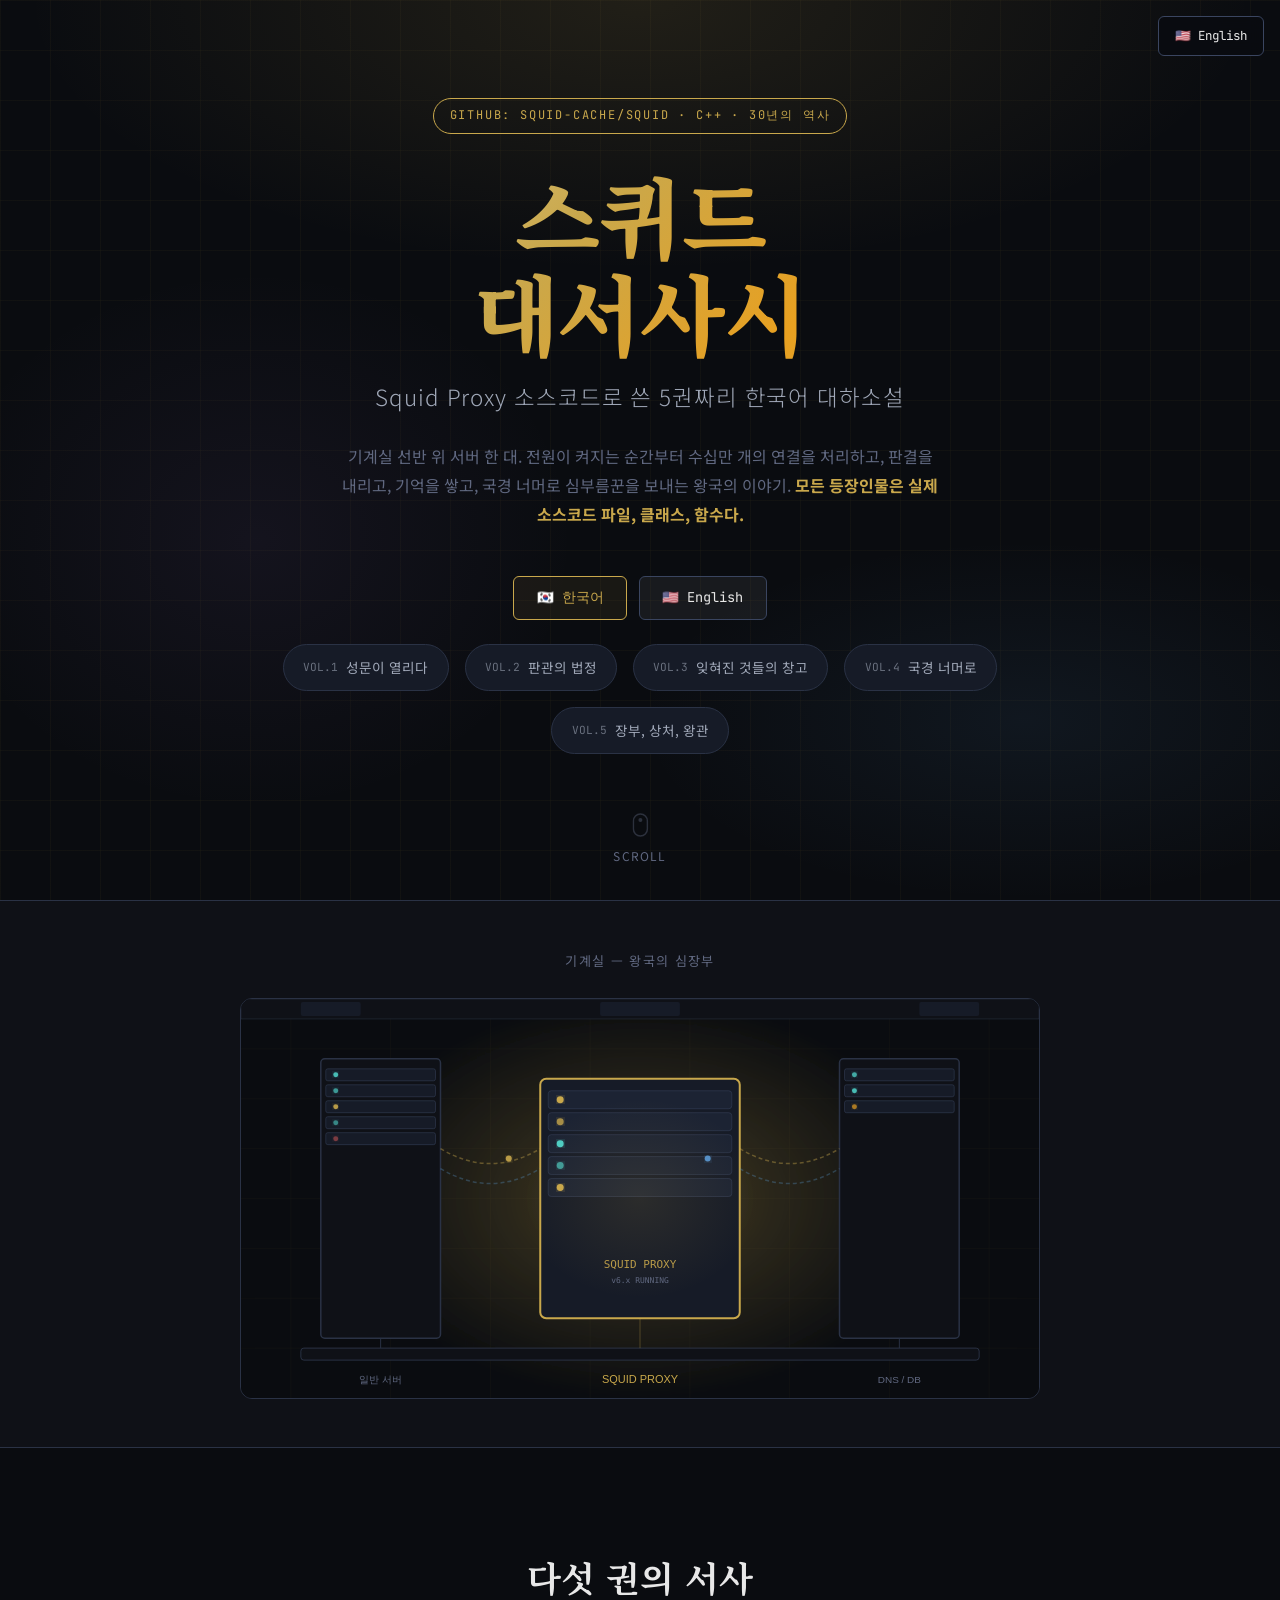
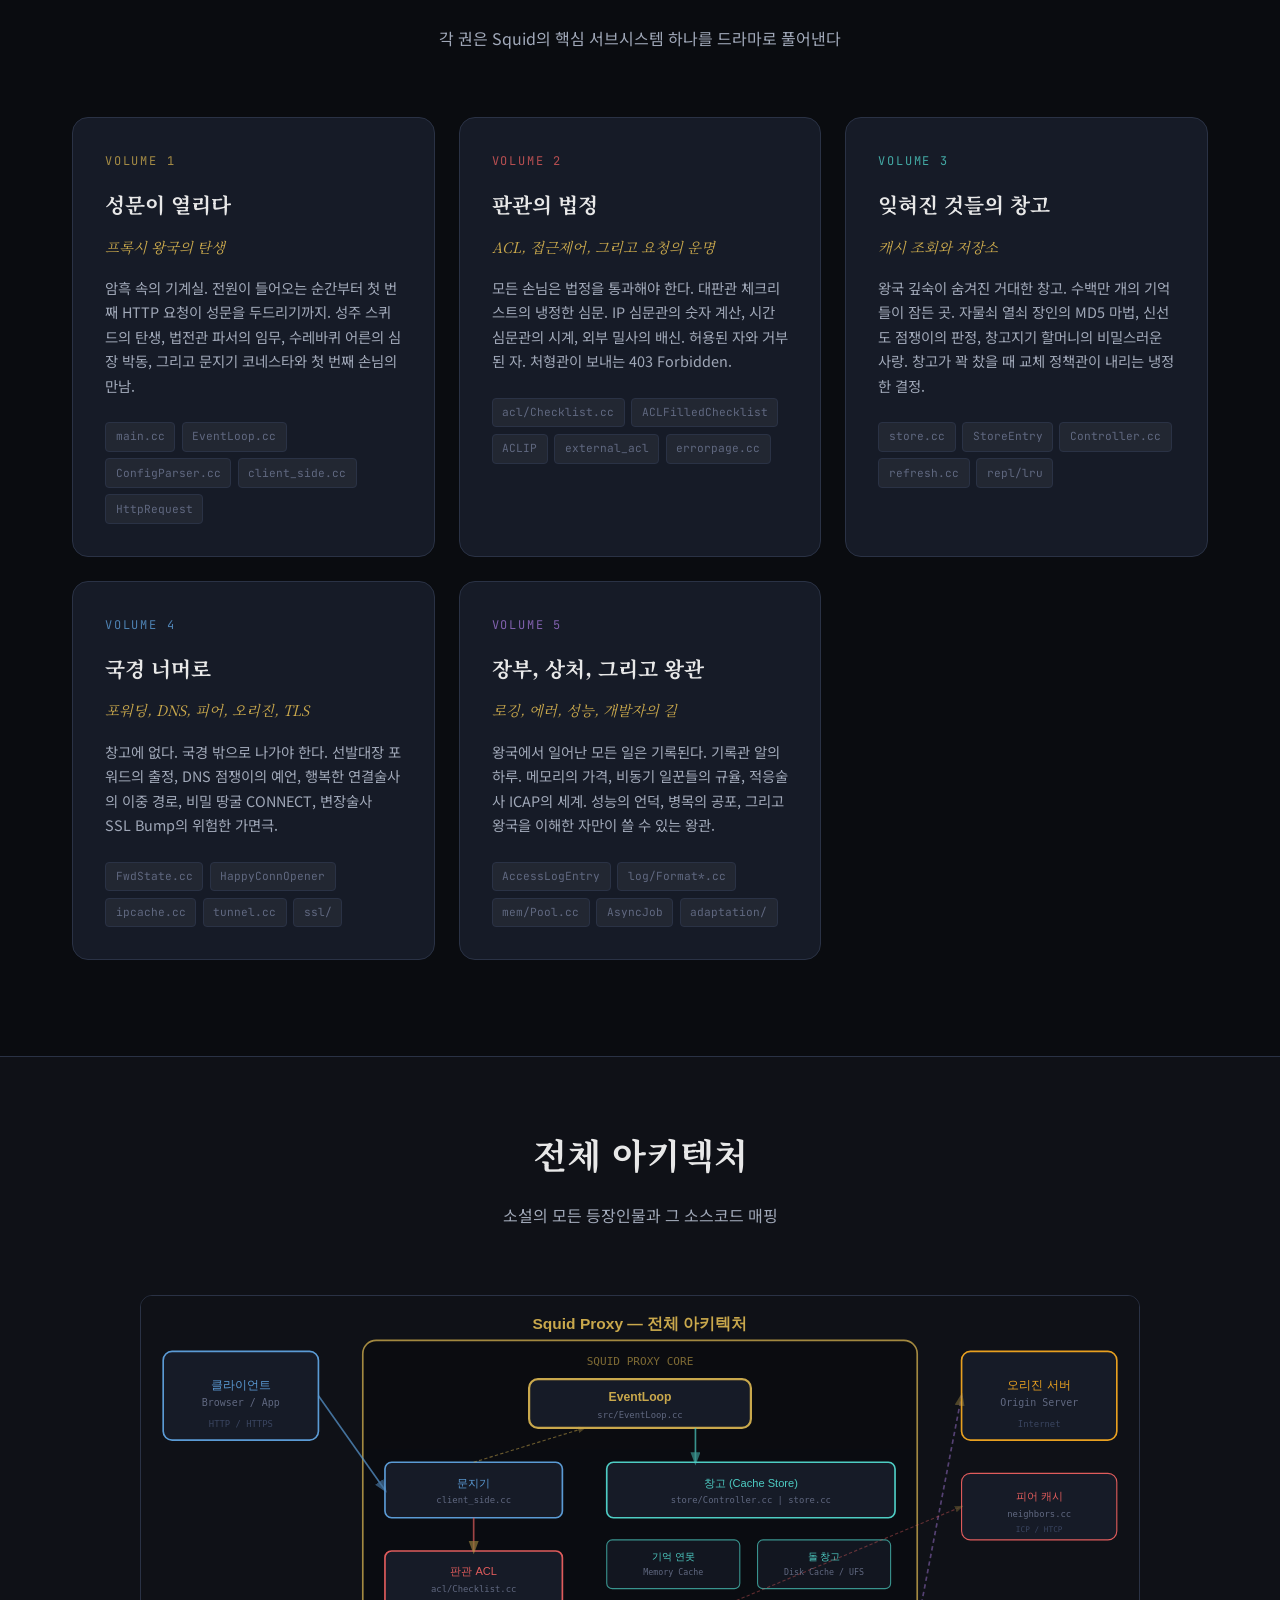
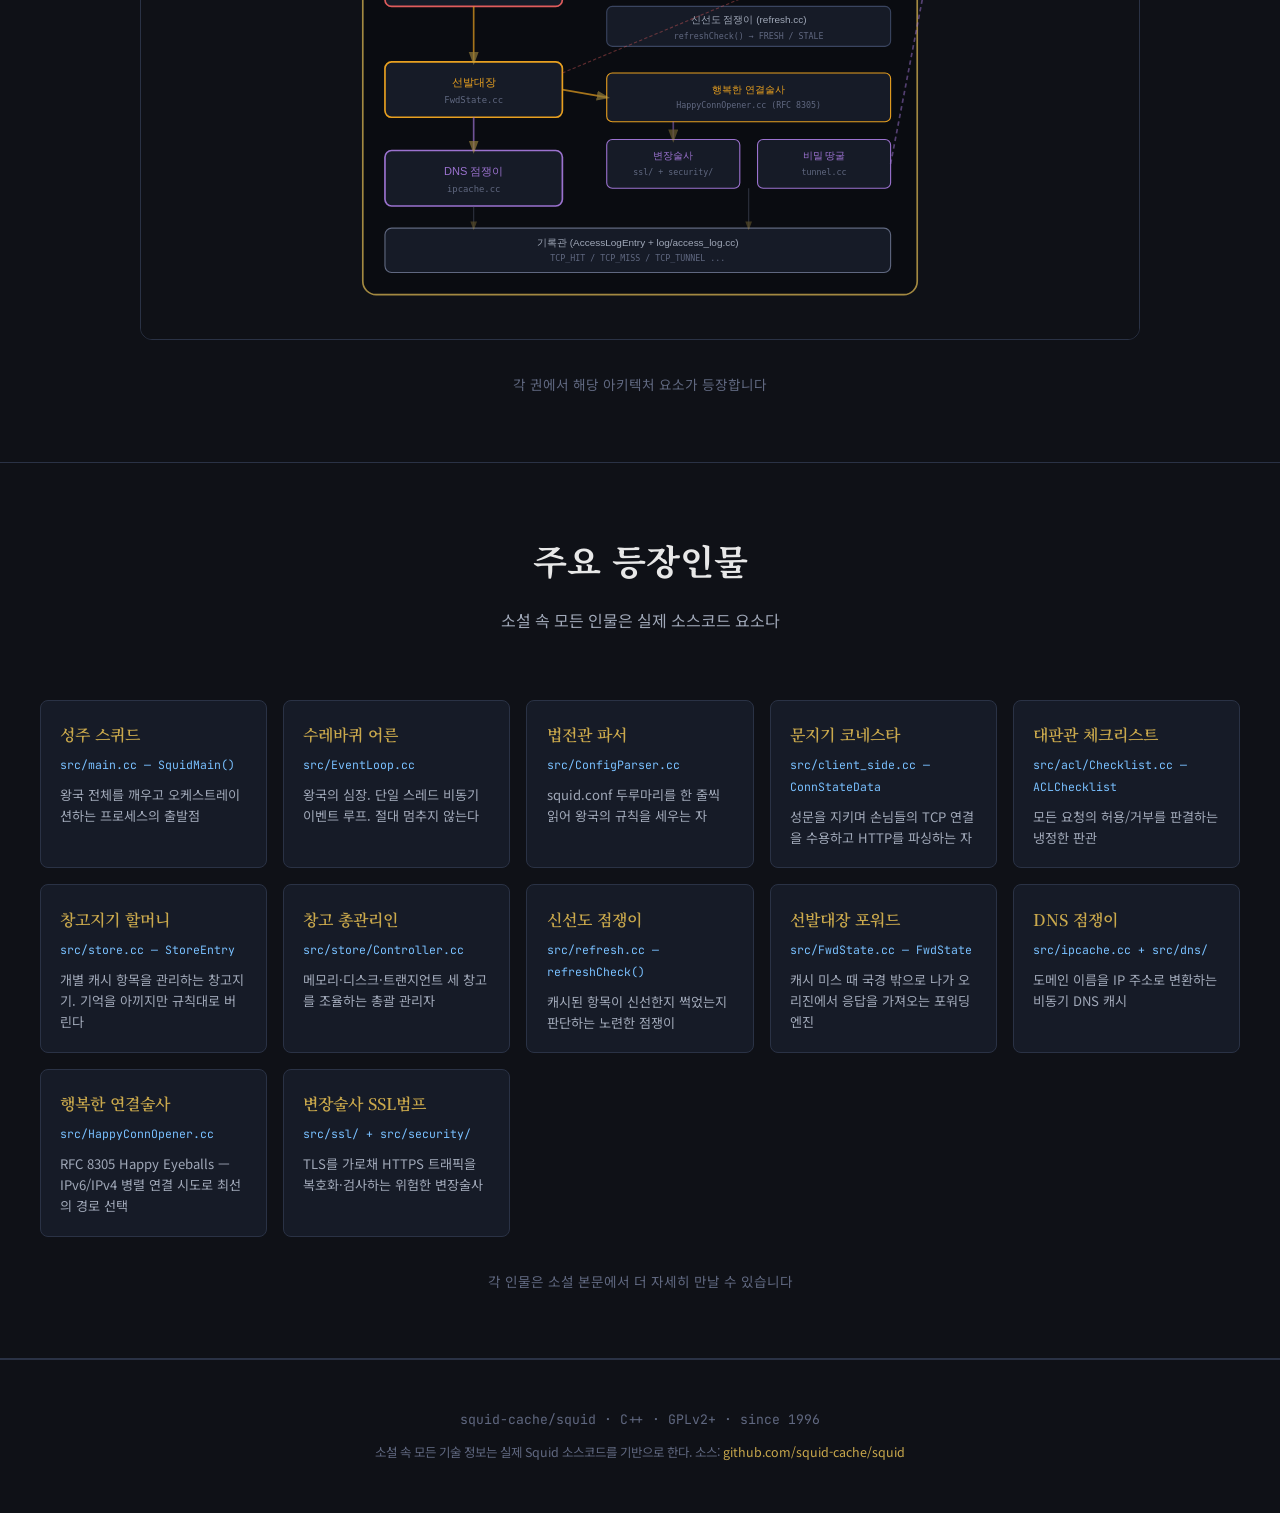
<file: index.html>
<!DOCTYPE html>
<html lang="ko">
<head>
  <meta charset="UTF-8"/>
  <meta name="viewport" content="width=device-width,initial-scale=1"/>
  <title>스퀴드 대서사시 — Squid Proxy Source Code Novel</title>
  <meta name="description" content="Squid Proxy 소스코드를 5권의 한국어 대서사 소설로 풀어낸 기술 문학"/>
  <link rel="stylesheet" href="css/style.css"/>
</head>
<body>

<a href="/en" class="fixed-lang-btn">🇺🇸 English</a>

<!-- ════ 히어로 ════ -->
<section class="hero">
  <div class="hero-bg"></div>
  <div class="hero-grid"></div>
  <div class="hero-content fade-in">
    <div class="hero-badge fade-in fade-in-d1">GitHub: squid-cache/squid · C++ · 30년의 역사</div>
    <h1 class="hero-title fade-in fade-in-d2">스퀴드<br>대서사시</h1>
    <p class="hero-subtitle fade-in fade-in-d3">Squid Proxy 소스코드로 쓴 5권짜리 한국어 대하소설</p>
    <p class="hero-desc fade-in fade-in-d4">
      기계실 선반 위 서버 한 대. 전원이 켜지는 순간부터 수십만 개의 연결을 처리하고,
      판결을 내리고, 기억을 쌓고, 국경 너머로 심부름꾼을 보내는 왕국의 이야기.
      <strong style="color:var(--accent-gold)">모든 등장인물은 실제 소스코드 파일, 클래스, 함수다.</strong>
    </p>

    <div class="hero-lang-switcher fade-in fade-in-d5">
      <span class="hero-lang-btn active">🇰🇷 한국어</span>
      <a href="/en" class="hero-lang-btn">🇺🇸 English</a>
    </div>

    <div class="hero-volumes fade-in fade-in-d5" style="margin-top:1.5rem">
      <a href="vol1.html" class="vol-pill" style="--vol-color:#c9a84c">
        <span class="vol-num">VOL.1</span> 성문이 열리다
      </a>
      <a href="vol2.html" class="vol-pill" style="--vol-color:#e05c5c">
        <span class="vol-num">VOL.2</span> 판관의 법정
      </a>
      <a href="vol3.html" class="vol-pill" style="--vol-color:#4ecdc4">
        <span class="vol-num">VOL.3</span> 잊혀진 것들의 창고
      </a>
      <a href="vol4.html" class="vol-pill" style="--vol-color:#5b9bd5">
        <span class="vol-num">VOL.4</span> 국경 너머로
      </a>
      <a href="vol5.html" class="vol-pill" style="--vol-color:#9b72cf">
        <span class="vol-num">VOL.5</span> 장부, 상처, 왕관
      </a>
    </div>
  </div>

  <div class="hero-scroll">
    <svg width="16" height="24" viewBox="0 0 16 24" fill="none">
      <rect x="1" y="1" width="14" height="22" rx="7" stroke="currentColor" stroke-width="1.5"/>
      <circle cx="8" cy="7" r="2" fill="currentColor"/>
    </svg>
    SCROLL
  </div>
</section>

<!-- ════ 삽화 ════ -->
<section style="background:var(--bg-dark);border-top:1px solid var(--border);border-bottom:1px solid var(--border);padding:3rem 2rem;text-align:center">
  <p style="font-family:var(--font-sans);font-size:.82rem;color:var(--text-muted);margin-bottom:1.5rem;letter-spacing:.1em;text-transform:uppercase">기계실 — 왕국의 심장부</p>
  <div style="max-width:800px;margin:0 auto;border-radius:12px;overflow:hidden;border:1px solid var(--border)">
    <img src="assets/svg/server-room.svg" alt="서버 기계실 삽화" style="width:100%;display:block"/>
  </div>
</section>

<!-- ════ 볼륨 카드 ════ -->
<section class="volumes-section">
  <div class="section-header">
    <h2>다섯 권의 서사</h2>
    <p>각 권은 Squid의 핵심 서브시스템 하나를 드라마로 풀어낸다</p>
  </div>

  <div class="vol-cards">
    <a href="vol1.html" class="vol-card" style="--vol-color:#c9a84c">
      <div class="vol-card-num">Volume 1</div>
      <div class="vol-card-title">성문이 열리다</div>
      <div class="vol-card-subtitle">프록시 왕국의 탄생</div>
      <div class="vol-card-desc">
        암흑 속의 기계실. 전원이 들어오는 순간부터 첫 번째 HTTP 요청이 성문을 두드리기까지.
        성주 스퀴드의 탄생, 법전관 파서의 임무, 수레바퀴 어른의 심장 박동,
        그리고 문지기 코네스타와 첫 번째 손님의 만남.
      </div>
      <div class="vol-card-tags">
        <span class="tag">main.cc</span>
        <span class="tag">EventLoop.cc</span>
        <span class="tag">ConfigParser.cc</span>
        <span class="tag">client_side.cc</span>
        <span class="tag">HttpRequest</span>
      </div>
      <span class="vol-card-arrow">→</span>
    </a>

    <a href="vol2.html" class="vol-card" style="--vol-color:#e05c5c">
      <div class="vol-card-num">Volume 2</div>
      <div class="vol-card-title">판관의 법정</div>
      <div class="vol-card-subtitle">ACL, 접근제어, 그리고 요청의 운명</div>
      <div class="vol-card-desc">
        모든 손님은 법정을 통과해야 한다. 대판관 체크리스트의 냉정한 심문.
        IP 심문관의 숫자 계산, 시간 심문관의 시계, 외부 밀사의 배신.
        허용된 자와 거부된 자. 처형관이 보내는 403 Forbidden.
      </div>
      <div class="vol-card-tags">
        <span class="tag">acl/Checklist.cc</span>
        <span class="tag">ACLFilledChecklist</span>
        <span class="tag">ACLIP</span>
        <span class="tag">external_acl</span>
        <span class="tag">errorpage.cc</span>
      </div>
      <span class="vol-card-arrow">→</span>
    </a>

    <a href="vol3.html" class="vol-card" style="--vol-color:#4ecdc4">
      <div class="vol-card-num">Volume 3</div>
      <div class="vol-card-title">잊혀진 것들의 창고</div>
      <div class="vol-card-subtitle">캐시 조회와 저장소</div>
      <div class="vol-card-desc">
        왕국 깊숙이 숨겨진 거대한 창고. 수백만 개의 기억들이 잠든 곳.
        자물쇠 열쇠 장인의 MD5 마법, 신선도 점쟁이의 판정, 창고지기 할머니의 비밀스러운 사랑.
        창고가 꽉 찼을 때 교체 정책관이 내리는 냉정한 결정.
      </div>
      <div class="vol-card-tags">
        <span class="tag">store.cc</span>
        <span class="tag">StoreEntry</span>
        <span class="tag">Controller.cc</span>
        <span class="tag">refresh.cc</span>
        <span class="tag">repl/lru</span>
      </div>
      <span class="vol-card-arrow">→</span>
    </a>

    <a href="vol4.html" class="vol-card" style="--vol-color:#5b9bd5">
      <div class="vol-card-num">Volume 4</div>
      <div class="vol-card-title">국경 너머로</div>
      <div class="vol-card-subtitle">포워딩, DNS, 피어, 오리진, TLS</div>
      <div class="vol-card-desc">
        창고에 없다. 국경 밖으로 나가야 한다. 선발대장 포워드의 출정,
        DNS 점쟁이의 예언, 행복한 연결술사의 이중 경로,
        비밀 땅굴 CONNECT, 변장술사 SSL Bump의 위험한 가면극.
      </div>
      <div class="vol-card-tags">
        <span class="tag">FwdState.cc</span>
        <span class="tag">HappyConnOpener</span>
        <span class="tag">ipcache.cc</span>
        <span class="tag">tunnel.cc</span>
        <span class="tag">ssl/</span>
      </div>
      <span class="vol-card-arrow">→</span>
    </a>

    <a href="vol5.html" class="vol-card" style="--vol-color:#9b72cf">
      <div class="vol-card-num">Volume 5</div>
      <div class="vol-card-title">장부, 상처, 그리고 왕관</div>
      <div class="vol-card-subtitle">로깅, 에러, 성능, 개발자의 길</div>
      <div class="vol-card-desc">
        왕국에서 일어난 모든 일은 기록된다. 기록관 알의 하루.
        메모리의 가격, 비동기 일꾼들의 규율, 적응술사 ICAP의 세계.
        성능의 언덕, 병목의 공포, 그리고 왕국을 이해한 자만이 쓸 수 있는 왕관.
      </div>
      <div class="vol-card-tags">
        <span class="tag">AccessLogEntry</span>
        <span class="tag">log/Format*.cc</span>
        <span class="tag">mem/Pool.cc</span>
        <span class="tag">AsyncJob</span>
        <span class="tag">adaptation/</span>
      </div>
      <span class="vol-card-arrow">→</span>
    </a>
  </div>
</section>

<!-- ════ 아키텍처 다이어그램 ════ -->
<section style="padding:4rem 2rem;background:var(--bg-dark);border-top:1px solid var(--border)">
  <div style="max-width:1000px;margin:0 auto">
    <div class="section-header">
      <h2>전체 아키텍처</h2>
      <p>소설의 모든 등장인물과 그 소스코드 매핑</p>
    </div>
    <div style="border-radius:12px;overflow:hidden;border:1px solid var(--border);margin:2rem 0">
      <img src="assets/svg/architecture.svg" alt="Squid 전체 아키텍처 다이어그램" style="width:100%;display:block"/>
    </div>
    <p style="text-align:center;font-family:var(--font-sans);font-size:.85rem;color:var(--text-muted)">
      각 권에서 해당 아키텍처 요소가 등장합니다
    </p>
  </div>
</section>

<!-- ════ 주요 등장인물 ════ -->
<section class="chars-section">
  <div class="chars-inner">
    <div class="section-header">
      <h2>주요 등장인물</h2>
      <p>소설 속 모든 인물은 실제 소스코드 요소다</p>
    </div>
    <div class="chars-grid">
      <div class="char-card">
        <div class="char-name">성주 스퀴드</div>
        <div class="char-src">src/main.cc — SquidMain()</div>
        <div class="char-desc">왕국 전체를 깨우고 오케스트레이션하는 프로세스의 출발점</div>
      </div>
      <div class="char-card">
        <div class="char-name">수레바퀴 어른</div>
        <div class="char-src">src/EventLoop.cc</div>
        <div class="char-desc">왕국의 심장. 단일 스레드 비동기 이벤트 루프. 절대 멈추지 않는다</div>
      </div>
      <div class="char-card">
        <div class="char-name">법전관 파서</div>
        <div class="char-src">src/ConfigParser.cc</div>
        <div class="char-desc">squid.conf 두루마리를 한 줄씩 읽어 왕국의 규칙을 세우는 자</div>
      </div>
      <div class="char-card">
        <div class="char-name">문지기 코네스타</div>
        <div class="char-src">src/client_side.cc — ConnStateData</div>
        <div class="char-desc">성문을 지키며 손님들의 TCP 연결을 수용하고 HTTP를 파싱하는 자</div>
      </div>
      <div class="char-card">
        <div class="char-name">대판관 체크리스트</div>
        <div class="char-src">src/acl/Checklist.cc — ACLChecklist</div>
        <div class="char-desc">모든 요청의 허용/거부를 판결하는 냉정한 판관</div>
      </div>
      <div class="char-card">
        <div class="char-name">창고지기 할머니</div>
        <div class="char-src">src/store.cc — StoreEntry</div>
        <div class="char-desc">개별 캐시 항목을 관리하는 창고지기. 기억을 아끼지만 규칙대로 버린다</div>
      </div>
      <div class="char-card">
        <div class="char-name">창고 총관리인</div>
        <div class="char-src">src/store/Controller.cc</div>
        <div class="char-desc">메모리·디스크·트랜지언트 세 창고를 조율하는 총괄 관리자</div>
      </div>
      <div class="char-card">
        <div class="char-name">신선도 점쟁이</div>
        <div class="char-src">src/refresh.cc — refreshCheck()</div>
        <div class="char-desc">캐시된 항목이 신선한지 썩었는지 판단하는 노련한 점쟁이</div>
      </div>
      <div class="char-card">
        <div class="char-name">선발대장 포워드</div>
        <div class="char-src">src/FwdState.cc — FwdState</div>
        <div class="char-desc">캐시 미스 때 국경 밖으로 나가 오리진에서 응답을 가져오는 포워딩 엔진</div>
      </div>
      <div class="char-card">
        <div class="char-name">DNS 점쟁이</div>
        <div class="char-src">src/ipcache.cc + src/dns/</div>
        <div class="char-desc">도메인 이름을 IP 주소로 변환하는 비동기 DNS 캐시</div>
      </div>
      <div class="char-card">
        <div class="char-name">행복한 연결술사</div>
        <div class="char-src">src/HappyConnOpener.cc</div>
        <div class="char-desc">RFC 8305 Happy Eyeballs — IPv6/IPv4 병렬 연결 시도로 최선의 경로 선택</div>
      </div>
      <div class="char-card">
        <div class="char-name">변장술사 SSL범프</div>
        <div class="char-src">src/ssl/ + src/security/</div>
        <div class="char-desc">TLS를 가로채 HTTPS 트래픽을 복호화·검사하는 위험한 변장술사</div>
      </div>
    </div>
    <p style="text-align:center;margin-top:2rem;font-family:var(--font-sans);font-size:.85rem;color:var(--text-muted)">
      각 인물은 소설 본문에서 더 자세히 만날 수 있습니다
    </p>
  </div>
</section>

<!-- ════ 푸터 ════ -->
<footer style="background:var(--bg-dark);border-top:1px solid var(--border);padding:3rem 2rem;text-align:center">
  <p style="font-family:var(--font-mono);font-size:.82rem;color:var(--text-muted);margin-bottom:.5rem">
    squid-cache/squid · C++ · GPLv2+ · since 1996
  </p>
  <p style="font-family:var(--font-sans);font-size:.78rem;color:var(--text-muted)">
    소설 속 모든 기술 정보는 실제 Squid 소스코드를 기반으로 한다.
    소스: <a href="https://github.com/squid-cache/squid" target="_blank">github.com/squid-cache/squid</a>
  </p>
</footer>

<script src="js/main.js"></script>
</body>
</html>
</file>
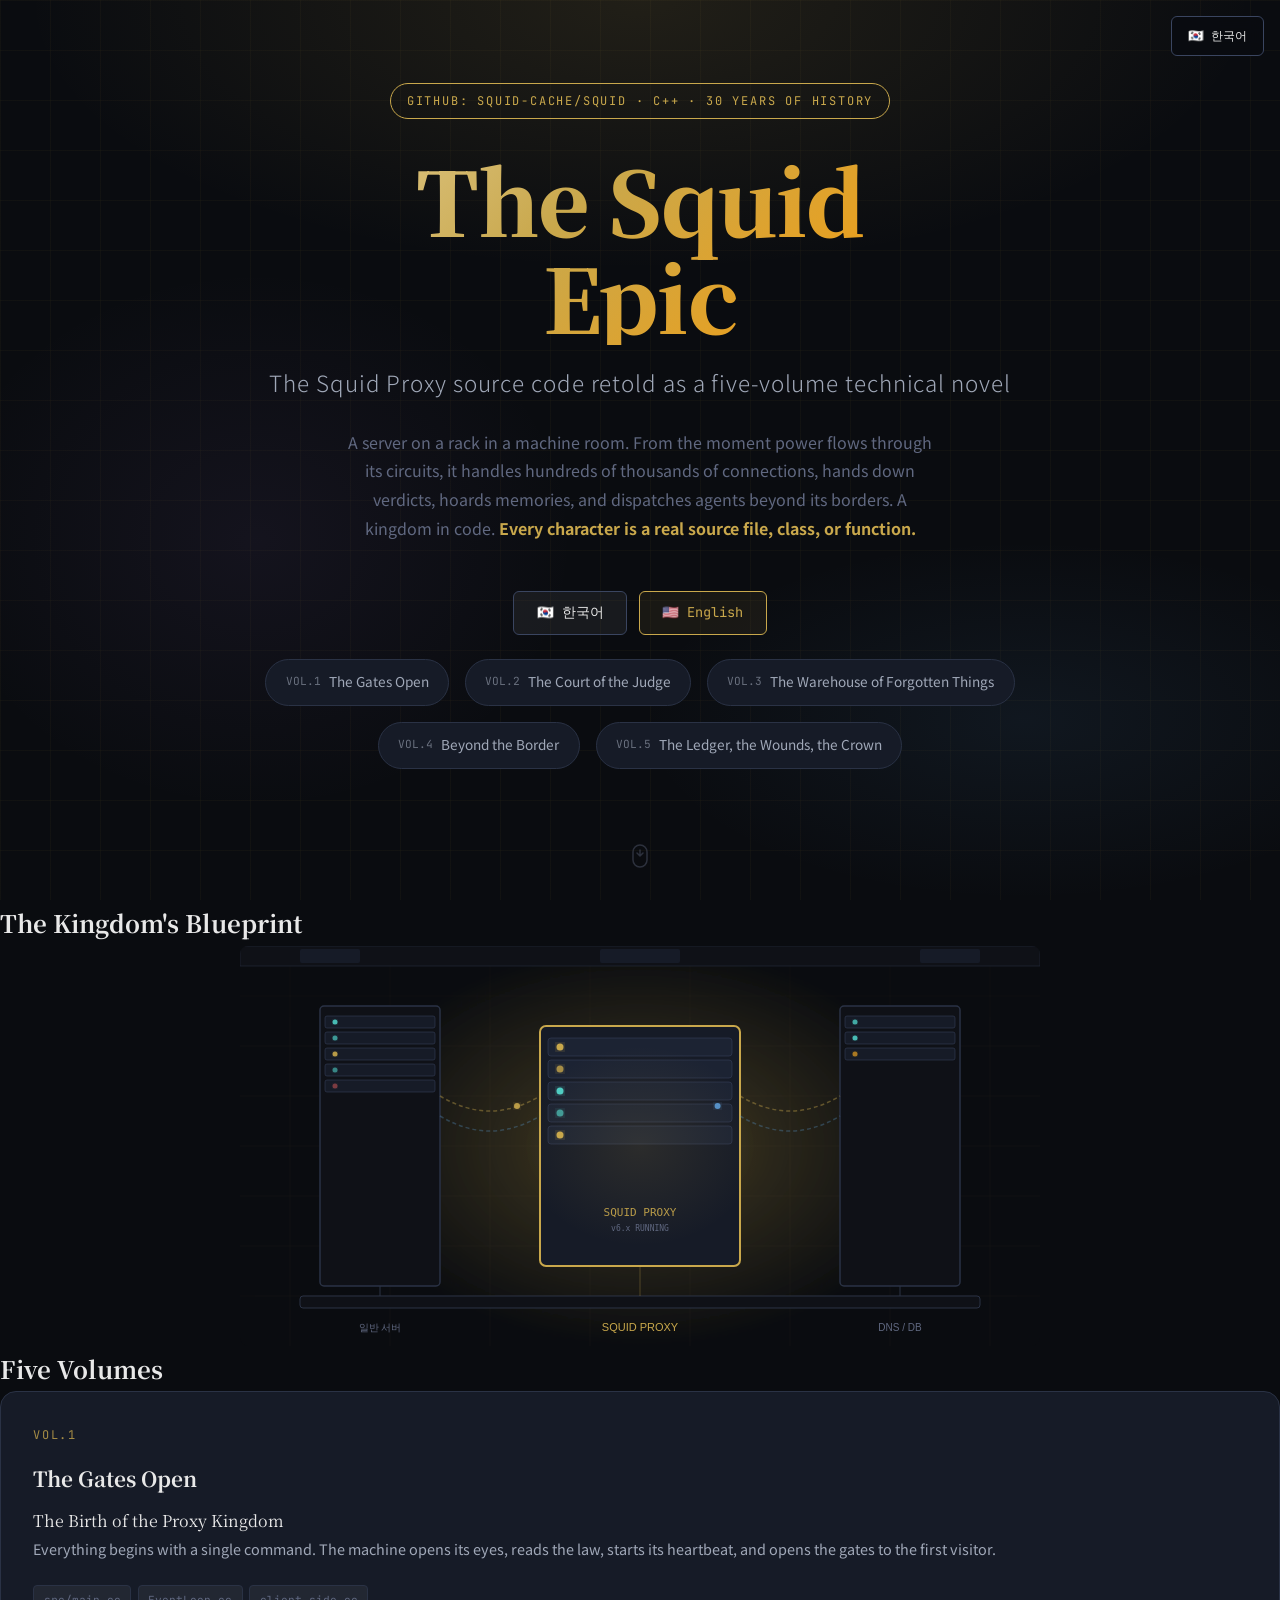
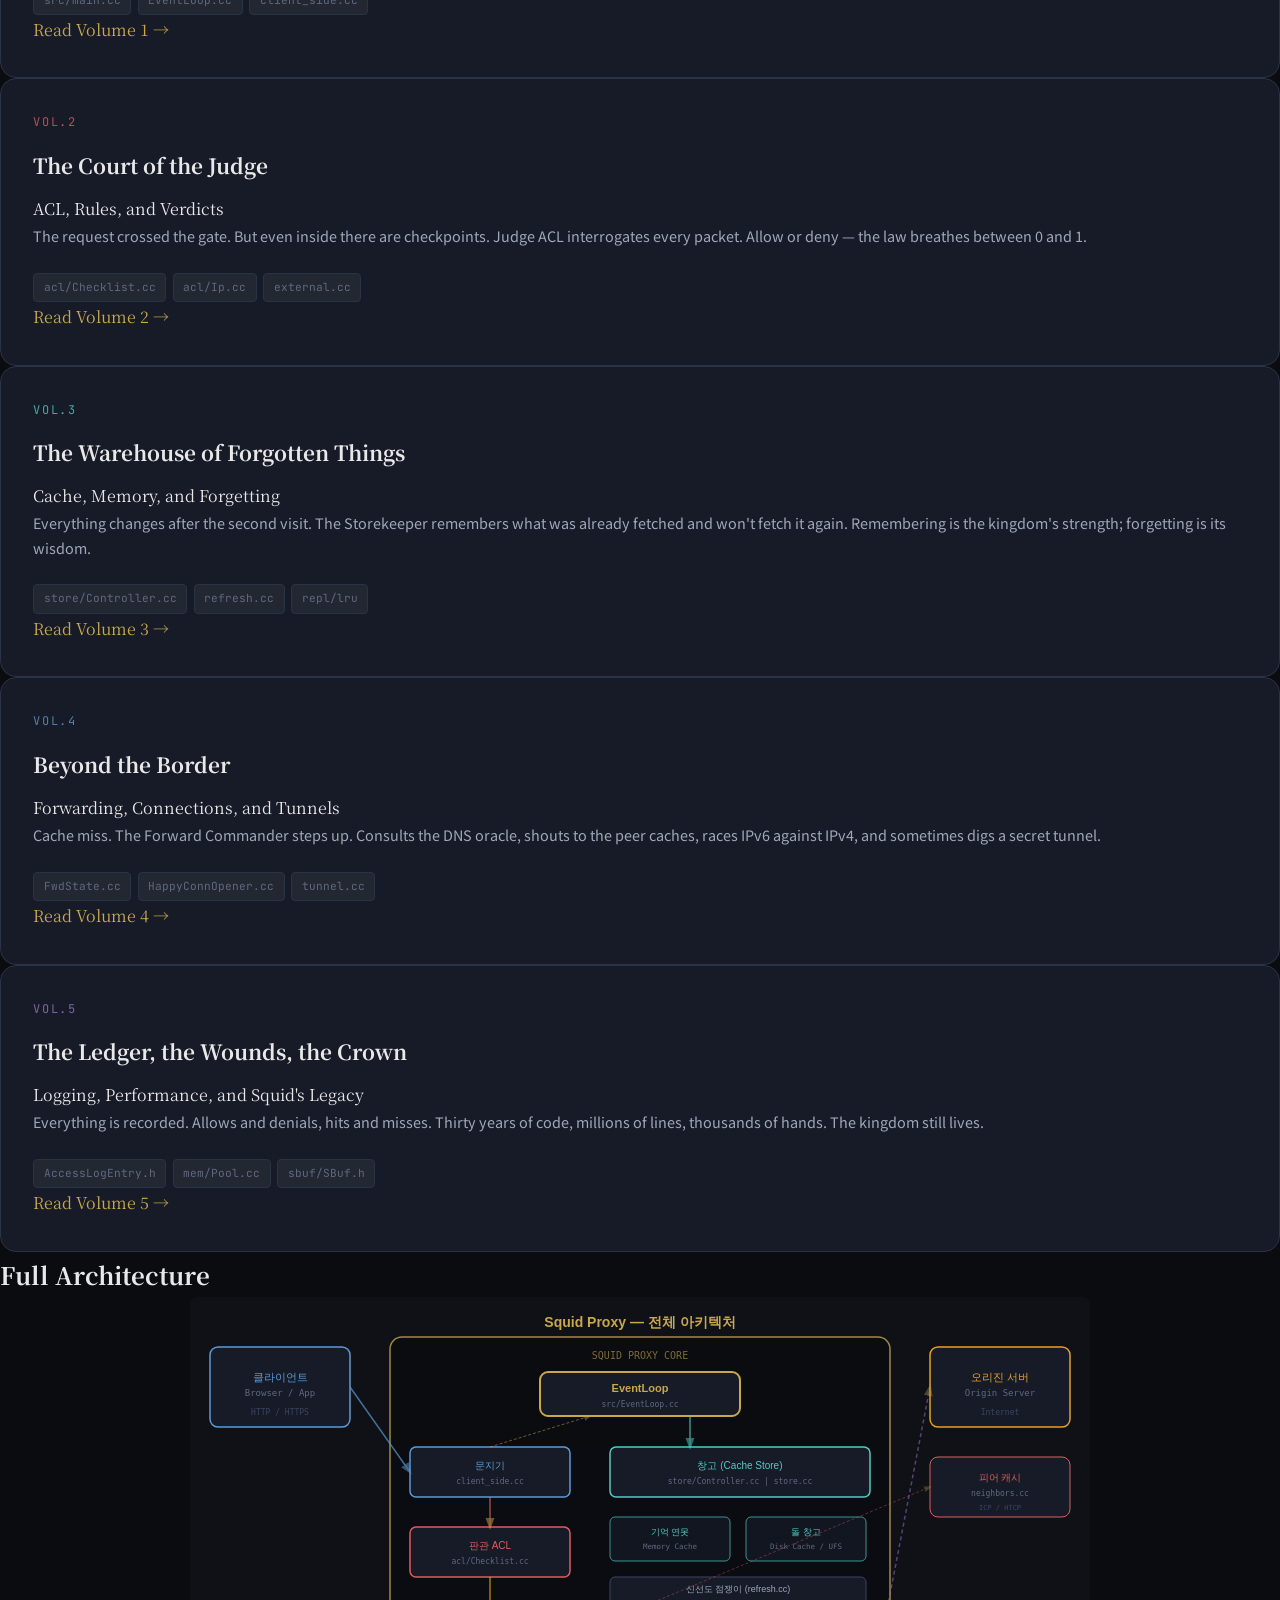
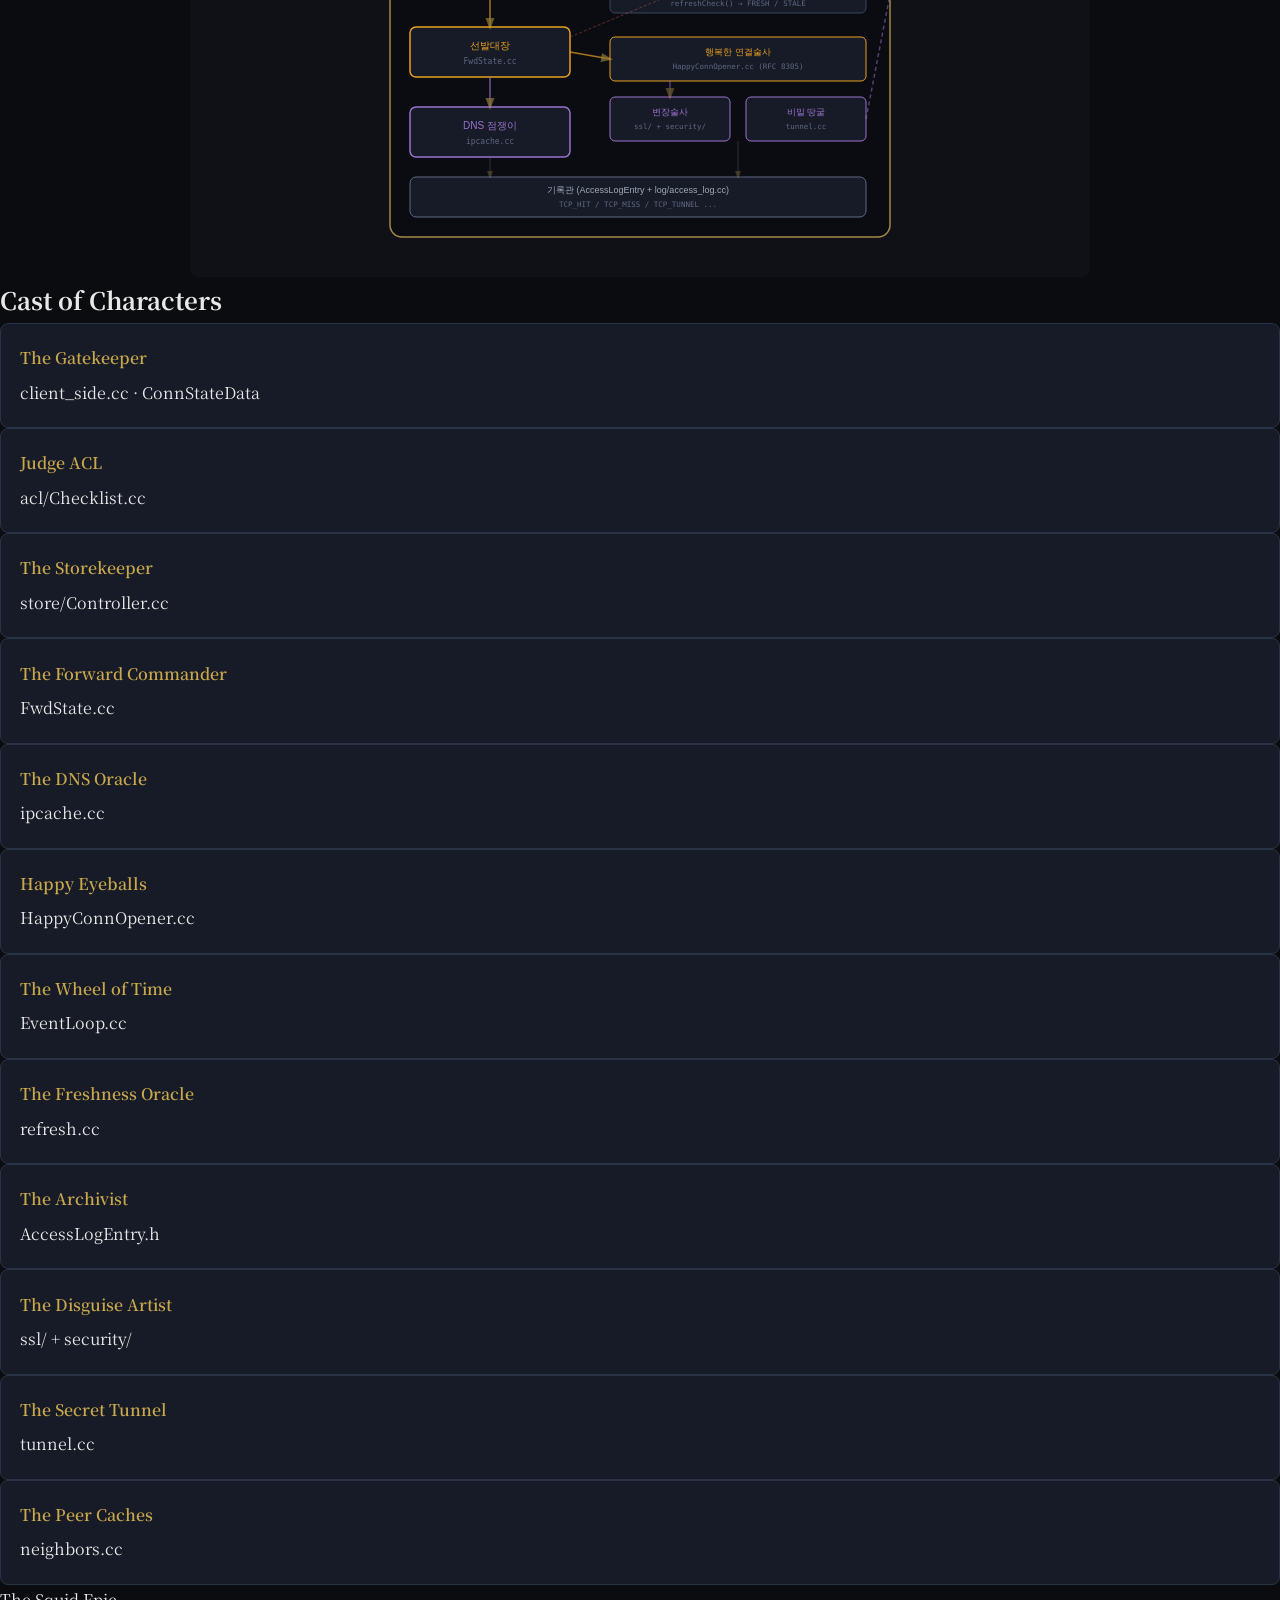
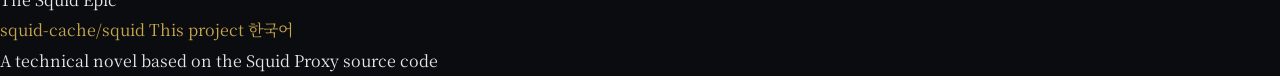
<file: en/index.html>
<!DOCTYPE html>
<html lang="en">
<head>
  <meta charset="UTF-8"/>
  <meta name="viewport" content="width=device-width,initial-scale=1"/>
  <title>The Squid Epic — A Technical Novel in Five Volumes</title>
  <link rel="stylesheet" href="../css/style.css"/>
</head>
<body>

<a href="/" class="fixed-lang-btn">🇰🇷 한국어</a>

<section class="hero">
  <div class="hero-bg"></div>
  <div class="hero-grid"></div>
  <div class="hero-content fade-in">
    <div class="hero-badge fade-in fade-in-d1">GitHub: squid-cache/squid · C++ · 30 years of history</div>
    <h1 class="hero-title fade-in fade-in-d2">The Squid<br>Epic</h1>
    <p class="hero-subtitle fade-in fade-in-d3">The Squid Proxy source code retold as a five-volume technical novel</p>
    <p class="hero-desc fade-in fade-in-d4">
      A server on a rack in a machine room. From the moment power flows through its circuits,
      it handles hundreds of thousands of connections, hands down verdicts, hoards memories,
      and dispatches agents beyond its borders. A kingdom in code.
      <strong style="color:var(--accent-gold)">Every character is a real source file, class, or function.</strong>
    </p>

    <div class="hero-lang-switcher fade-in fade-in-d5">
      <a href="/" class="hero-lang-btn">🇰🇷 한국어</a>
      <span class="hero-lang-btn active">🇺🇸 English</span>
    </div>

    <div class="hero-volumes fade-in fade-in-d5" style="margin-top:1.5rem">
      <a href="vol1.html" class="vol-pill" style="--vol-color:#c9a84c">
        <span class="vol-num">VOL.1</span> The Gates Open
      </a>
      <a href="vol2.html" class="vol-pill" style="--vol-color:#e05c5c">
        <span class="vol-num">VOL.2</span> The Court of the Judge
      </a>
      <a href="vol3.html" class="vol-pill" style="--vol-color:#4ecdc4">
        <span class="vol-num">VOL.3</span> The Warehouse of Forgotten Things
      </a>
      <a href="vol4.html" class="vol-pill" style="--vol-color:#5b9bd5">
        <span class="vol-num">VOL.4</span> Beyond the Border
      </a>
      <a href="vol5.html" class="vol-pill" style="--vol-color:#9b72cf">
        <span class="vol-num">VOL.5</span> The Ledger, the Wounds, the Crown
      </a>
    </div>
  </div>

  <div class="hero-scroll">
    <svg width="16" height="24" viewBox="0 0 16 24" fill="none">
      <rect x="1" y="1" width="14" height="22" rx="7" stroke="currentColor" stroke-width="1.5"/>
      <path d="M8 6v6M5 9l3 3 3-3" stroke="currentColor" stroke-width="1.5" stroke-linecap="round"/>
    </svg>
  </div>
</section>

<!-- ══ 본문 ══ -->
<div class="index-body">

  <!-- SVG Illustration -->
  <section class="index-section">
    <h2 class="section-title">The Kingdom's Blueprint</h2>
    <div class="svg-container">
      <img src="../assets/svg/server-room.svg" alt="Server room illustration" style="width:100%;max-width:800px;display:block;margin:0 auto;border-radius:8px"/>
    </div>
  </section>

  <!-- Volume Cards -->
  <section class="index-section">
    <h2 class="section-title">Five Volumes</h2>
    <div class="vol-grid">

      <div class="vol-card" style="--vol-color:#c9a84c">
        <div class="vol-card-num">VOL.1</div>
        <h3 class="vol-card-title">The Gates Open</h3>
        <p class="vol-card-sub">The Birth of the Proxy Kingdom</p>
        <p class="vol-card-desc">Everything begins with a single command. The machine opens its eyes, reads the law, starts its heartbeat, and opens the gates to the first visitor.</p>
        <div class="vol-card-tags">
          <span class="tag">src/main.cc</span>
          <span class="tag">EventLoop.cc</span>
          <span class="tag">client_side.cc</span>
        </div>
        <a href="vol1.html" class="vol-card-btn">Read Volume 1 →</a>
      </div>

      <div class="vol-card" style="--vol-color:#e05c5c">
        <div class="vol-card-num">VOL.2</div>
        <h3 class="vol-card-title">The Court of the Judge</h3>
        <p class="vol-card-sub">ACL, Rules, and Verdicts</p>
        <p class="vol-card-desc">The request crossed the gate. But even inside there are checkpoints. Judge ACL interrogates every packet. Allow or deny — the law breathes between 0 and 1.</p>
        <div class="vol-card-tags">
          <span class="tag">acl/Checklist.cc</span>
          <span class="tag">acl/Ip.cc</span>
          <span class="tag">external.cc</span>
        </div>
        <a href="vol2.html" class="vol-card-btn">Read Volume 2 →</a>
      </div>

      <div class="vol-card" style="--vol-color:#4ecdc4">
        <div class="vol-card-num">VOL.3</div>
        <h3 class="vol-card-title">The Warehouse of Forgotten Things</h3>
        <p class="vol-card-sub">Cache, Memory, and Forgetting</p>
        <p class="vol-card-desc">Everything changes after the second visit. The Storekeeper remembers what was already fetched and won't fetch it again. Remembering is the kingdom's strength; forgetting is its wisdom.</p>
        <div class="vol-card-tags">
          <span class="tag">store/Controller.cc</span>
          <span class="tag">refresh.cc</span>
          <span class="tag">repl/lru</span>
        </div>
        <a href="vol3.html" class="vol-card-btn">Read Volume 3 →</a>
      </div>

      <div class="vol-card" style="--vol-color:#5b9bd5">
        <div class="vol-card-num">VOL.4</div>
        <h3 class="vol-card-title">Beyond the Border</h3>
        <p class="vol-card-sub">Forwarding, Connections, and Tunnels</p>
        <p class="vol-card-desc">Cache miss. The Forward Commander steps up. Consults the DNS oracle, shouts to the peer caches, races IPv6 against IPv4, and sometimes digs a secret tunnel.</p>
        <div class="vol-card-tags">
          <span class="tag">FwdState.cc</span>
          <span class="tag">HappyConnOpener.cc</span>
          <span class="tag">tunnel.cc</span>
        </div>
        <a href="vol4.html" class="vol-card-btn">Read Volume 4 →</a>
      </div>

      <div class="vol-card" style="--vol-color:#9b72cf">
        <div class="vol-card-num">VOL.5</div>
        <h3 class="vol-card-title">The Ledger, the Wounds, the Crown</h3>
        <p class="vol-card-sub">Logging, Performance, and Squid's Legacy</p>
        <p class="vol-card-desc">Everything is recorded. Allows and denials, hits and misses. Thirty years of code, millions of lines, thousands of hands. The kingdom still lives.</p>
        <div class="vol-card-tags">
          <span class="tag">AccessLogEntry.h</span>
          <span class="tag">mem/Pool.cc</span>
          <span class="tag">sbuf/SBuf.h</span>
        </div>
        <a href="vol5.html" class="vol-card-btn">Read Volume 5 →</a>
      </div>

    </div>
  </section>

  <!-- Architecture -->
  <section class="index-section">
    <h2 class="section-title">Full Architecture</h2>
    <div class="svg-container">
      <img src="../assets/svg/architecture.svg" alt="Squid architecture diagram" style="width:100%;max-width:900px;display:block;margin:0 auto;border-radius:8px"/>
    </div>
  </section>

  <!-- Characters -->
  <section class="index-section">
    <h2 class="section-title">Cast of Characters</h2>
    <div class="char-grid">
      <div class="char-card"><div class="char-name">The Gatekeeper</div><div class="char-file">client_side.cc · ConnStateData</div></div>
      <div class="char-card"><div class="char-name">Judge ACL</div><div class="char-file">acl/Checklist.cc</div></div>
      <div class="char-card"><div class="char-name">The Storekeeper</div><div class="char-file">store/Controller.cc</div></div>
      <div class="char-card"><div class="char-name">The Forward Commander</div><div class="char-file">FwdState.cc</div></div>
      <div class="char-card"><div class="char-name">The DNS Oracle</div><div class="char-file">ipcache.cc</div></div>
      <div class="char-card"><div class="char-name">Happy Eyeballs</div><div class="char-file">HappyConnOpener.cc</div></div>
      <div class="char-card"><div class="char-name">The Wheel of Time</div><div class="char-file">EventLoop.cc</div></div>
      <div class="char-card"><div class="char-name">The Freshness Oracle</div><div class="char-file">refresh.cc</div></div>
      <div class="char-card"><div class="char-name">The Archivist</div><div class="char-file">AccessLogEntry.h</div></div>
      <div class="char-card"><div class="char-name">The Disguise Artist</div><div class="char-file">ssl/ + security/</div></div>
      <div class="char-card"><div class="char-name">The Secret Tunnel</div><div class="char-file">tunnel.cc</div></div>
      <div class="char-card"><div class="char-name">The Peer Caches</div><div class="char-file">neighbors.cc</div></div>
    </div>
  </section>

</div>

<footer class="site-footer">
  <div class="footer-inner">
    <div class="footer-logo">The Squid Epic</div>
    <div class="footer-links">
      <a href="https://github.com/squid-cache/squid" target="_blank" rel="noopener">squid-cache/squid</a>
      <a href="https://github.com/NolanKiwi/squid-novel" target="_blank" rel="noopener">This project</a>
      <a href="/">한국어</a>
    </div>
    <div class="footer-copy">A technical novel based on the Squid Proxy source code</div>
  </div>
</footer>

<script src="../js/main.js"></script>
</body>
</html>
</file>
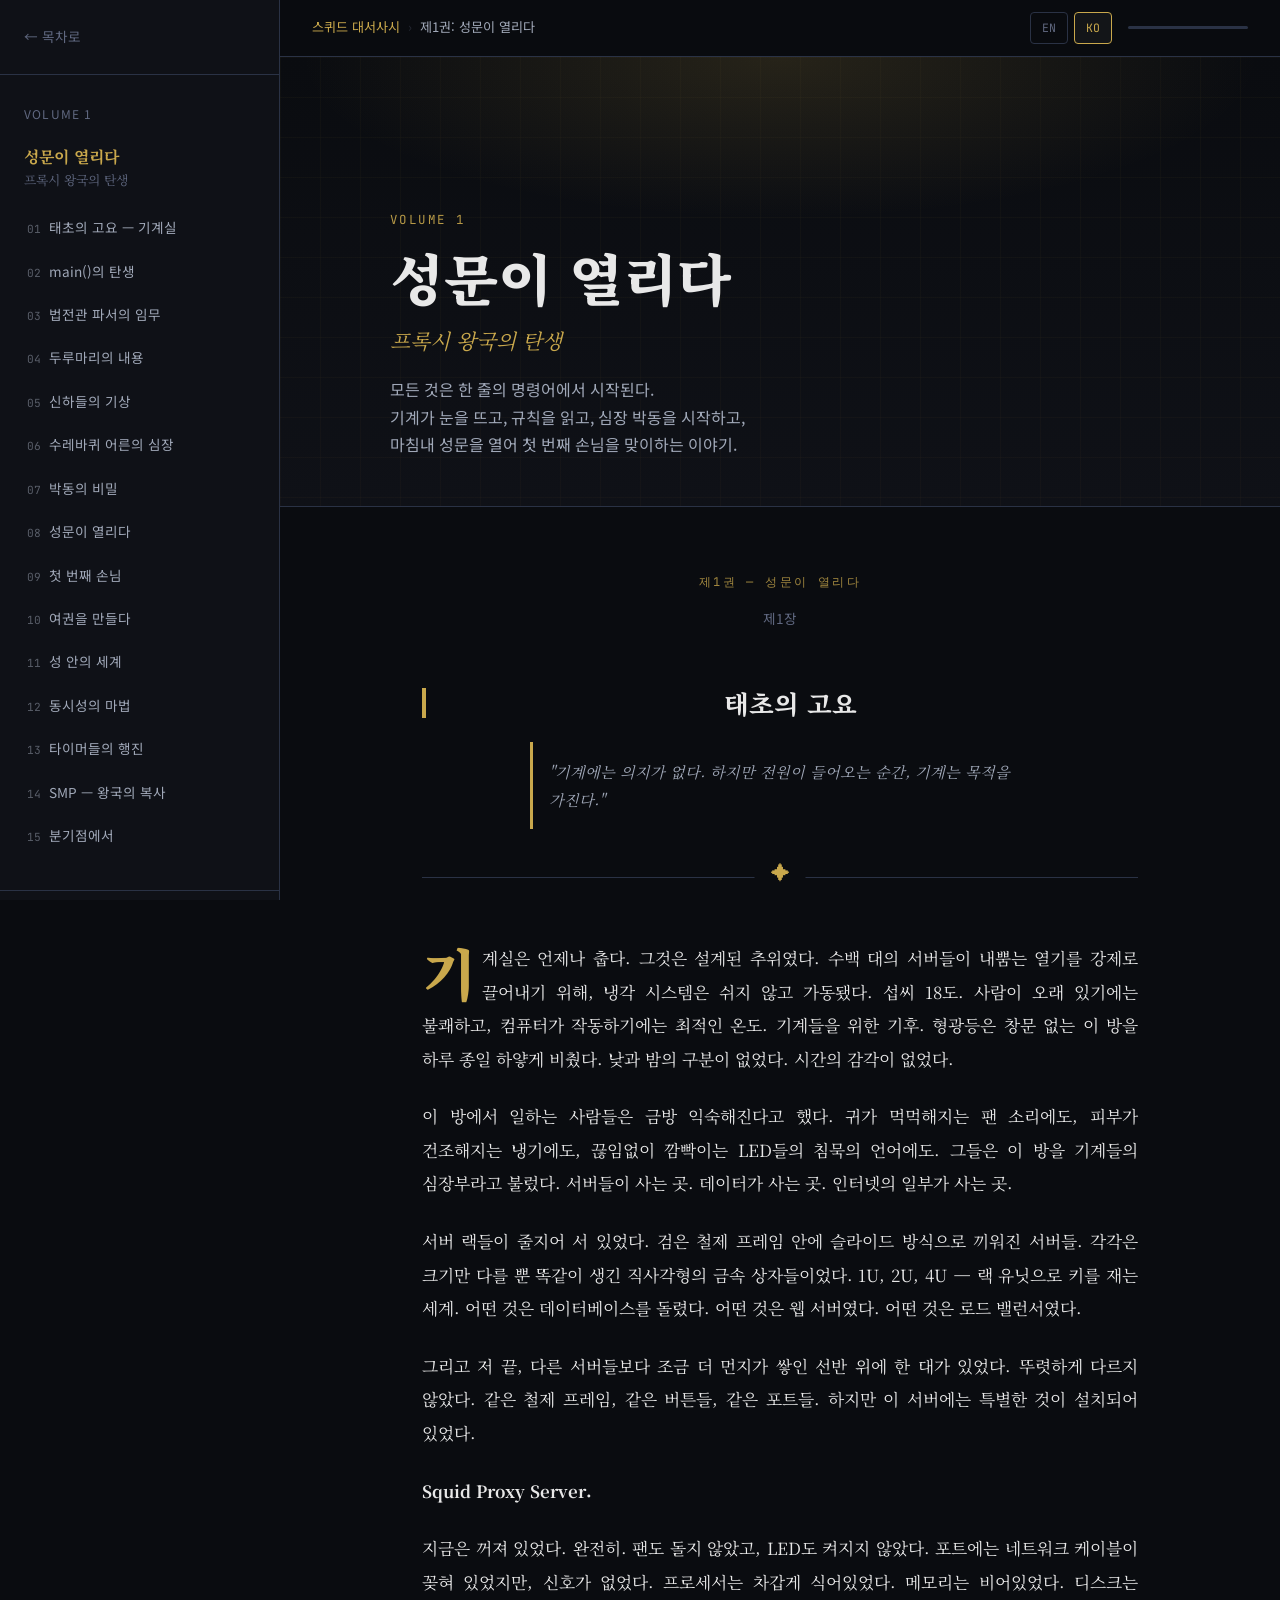
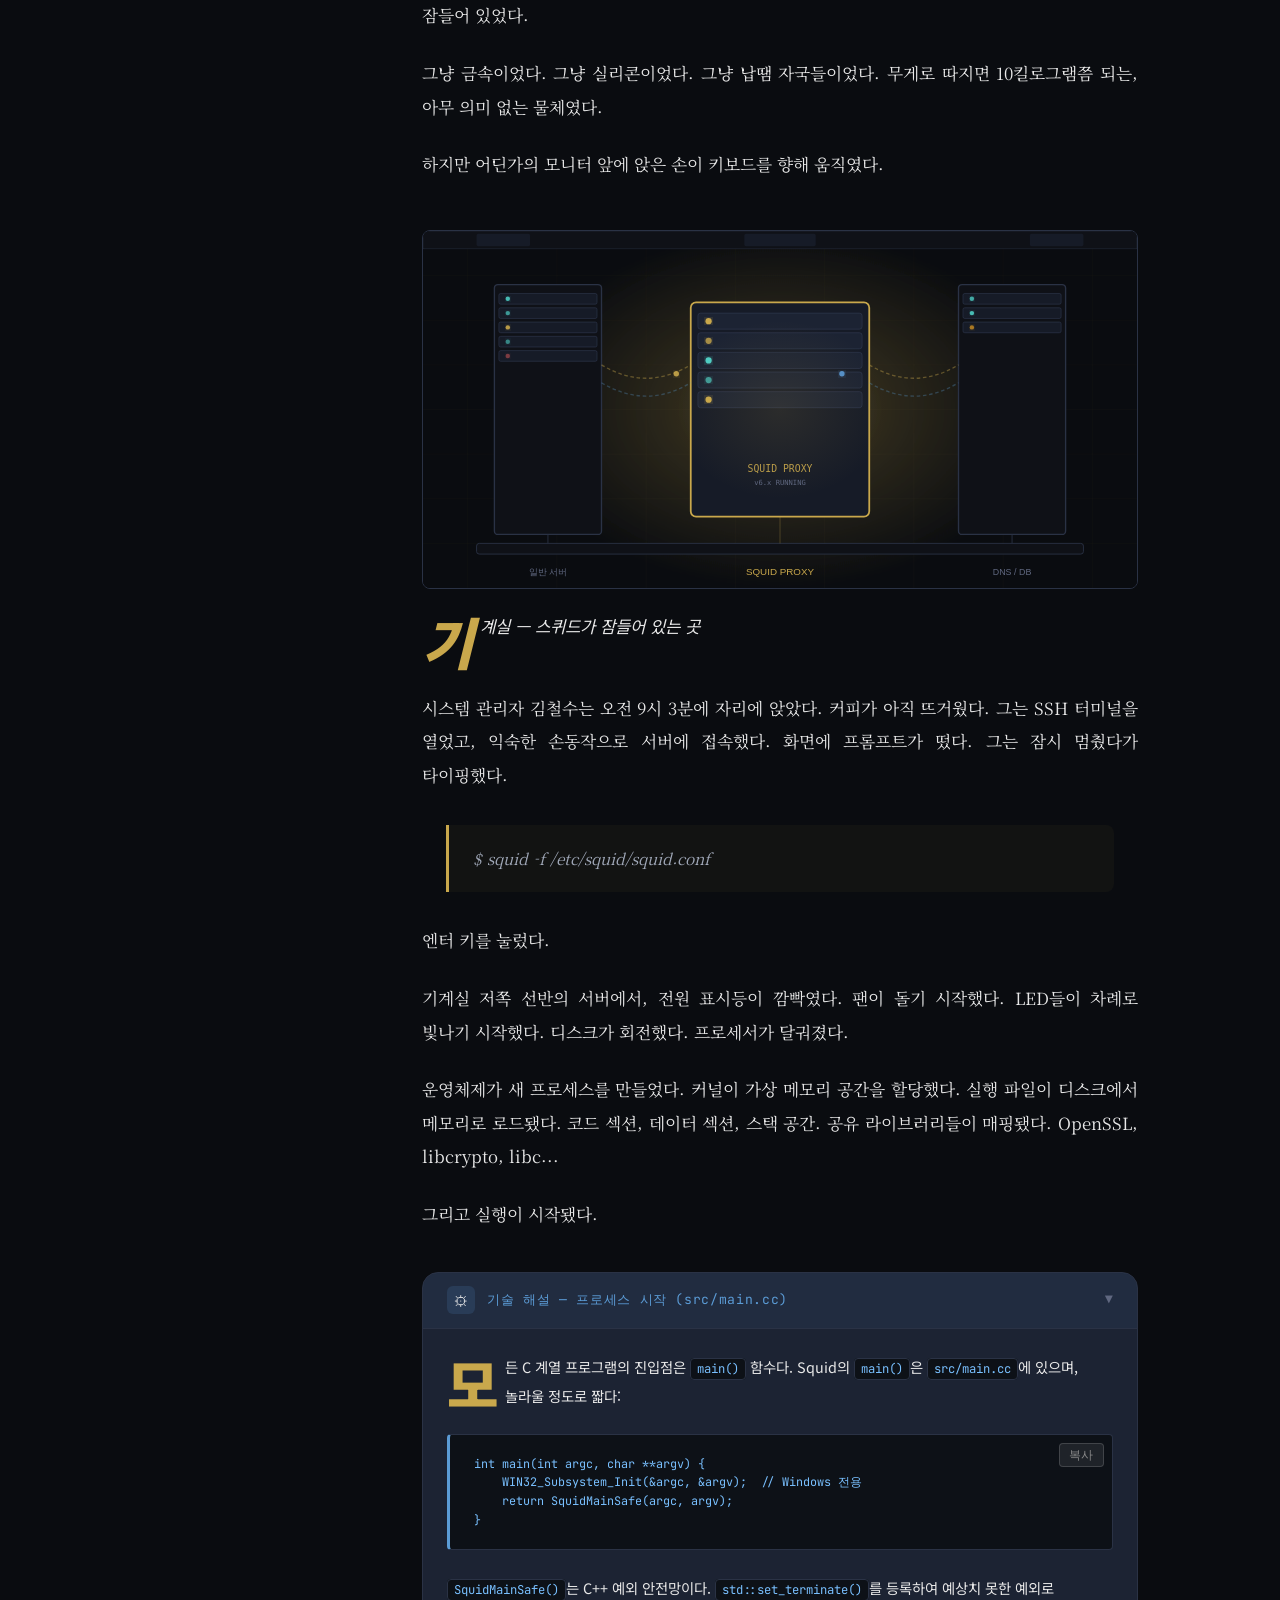
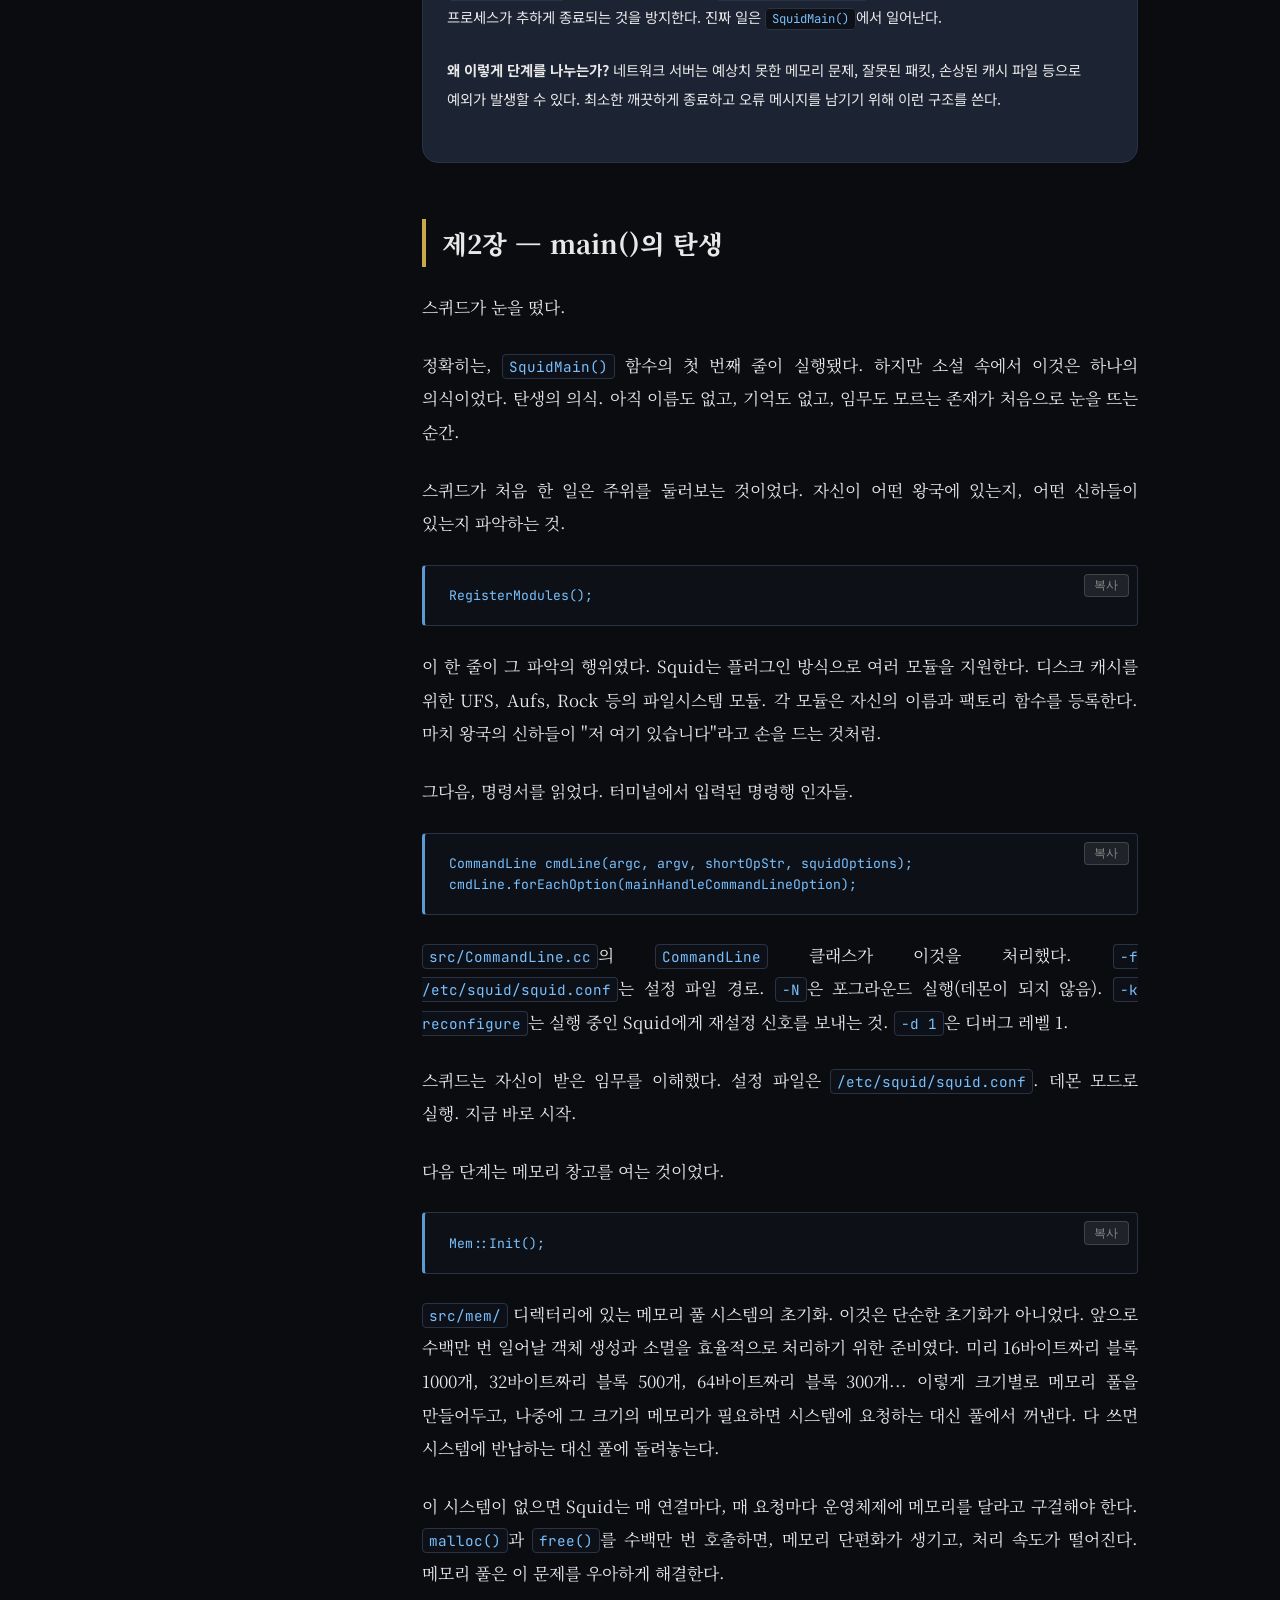
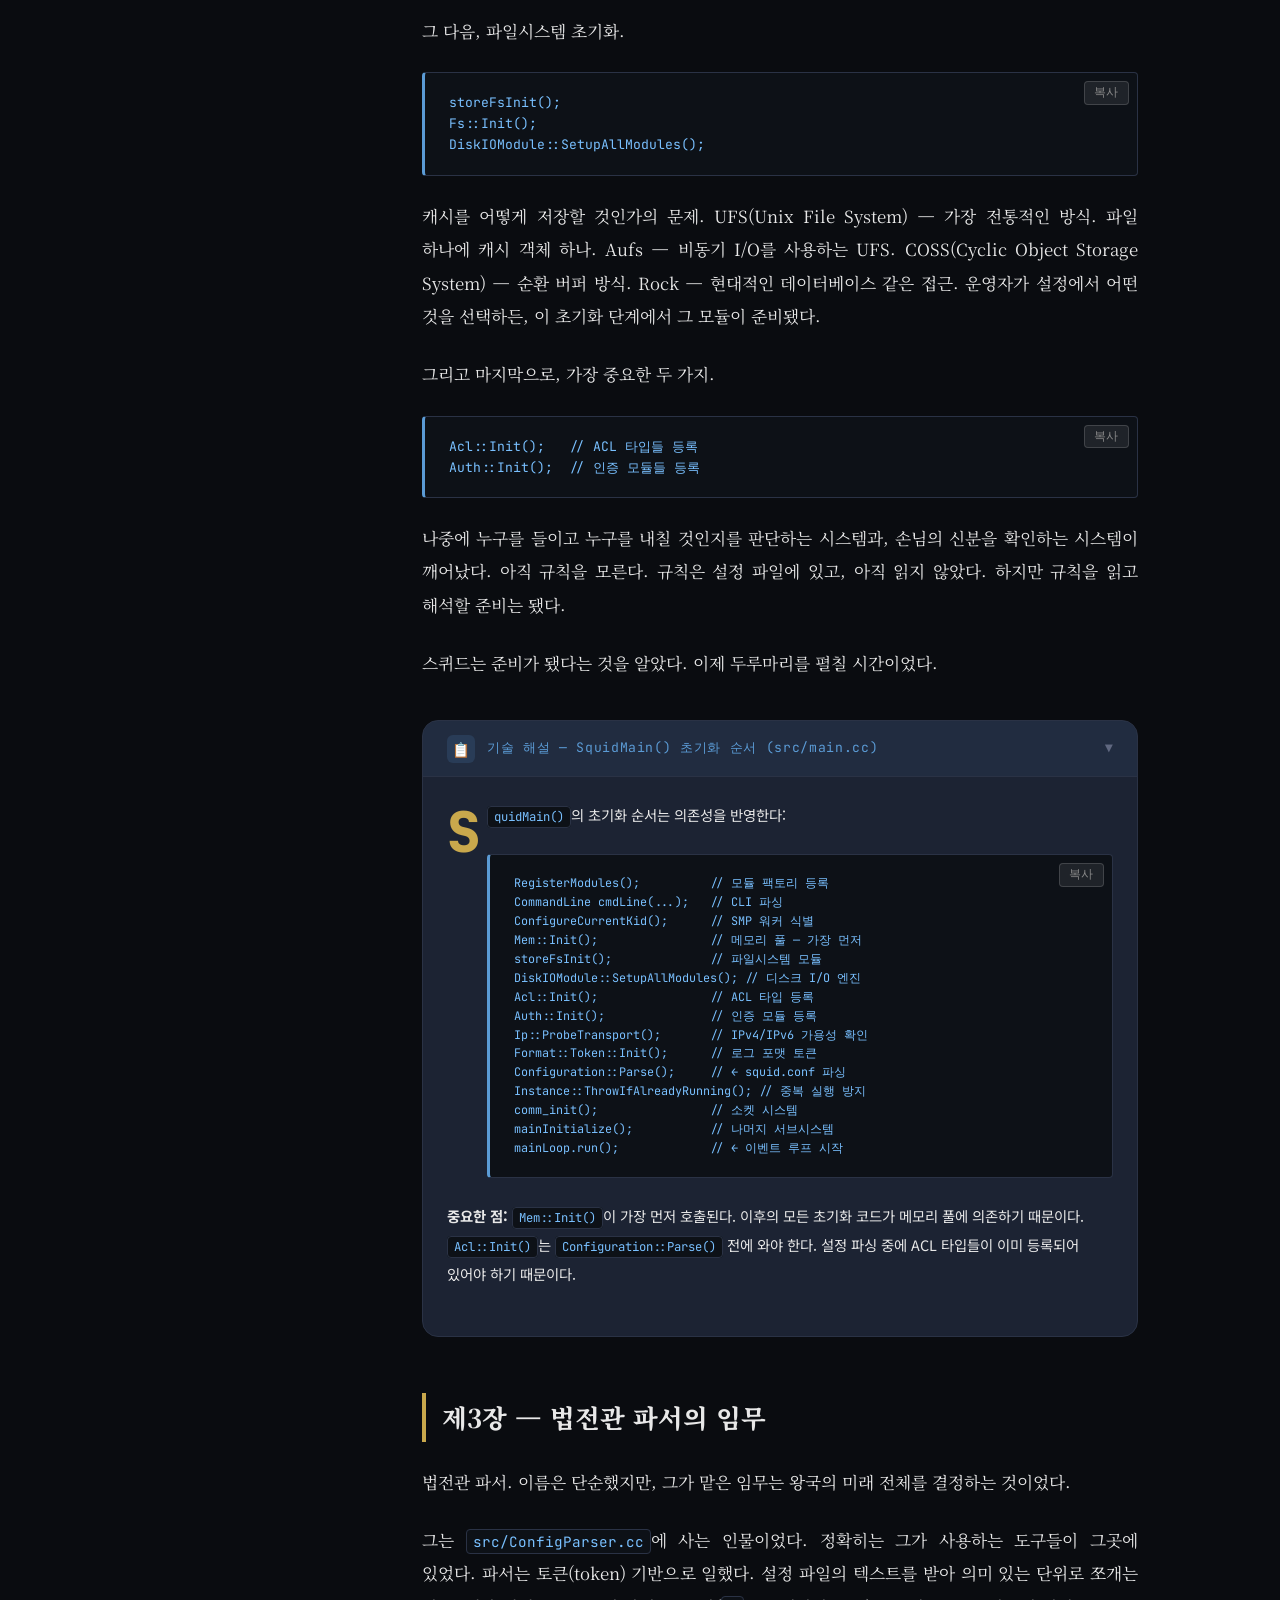
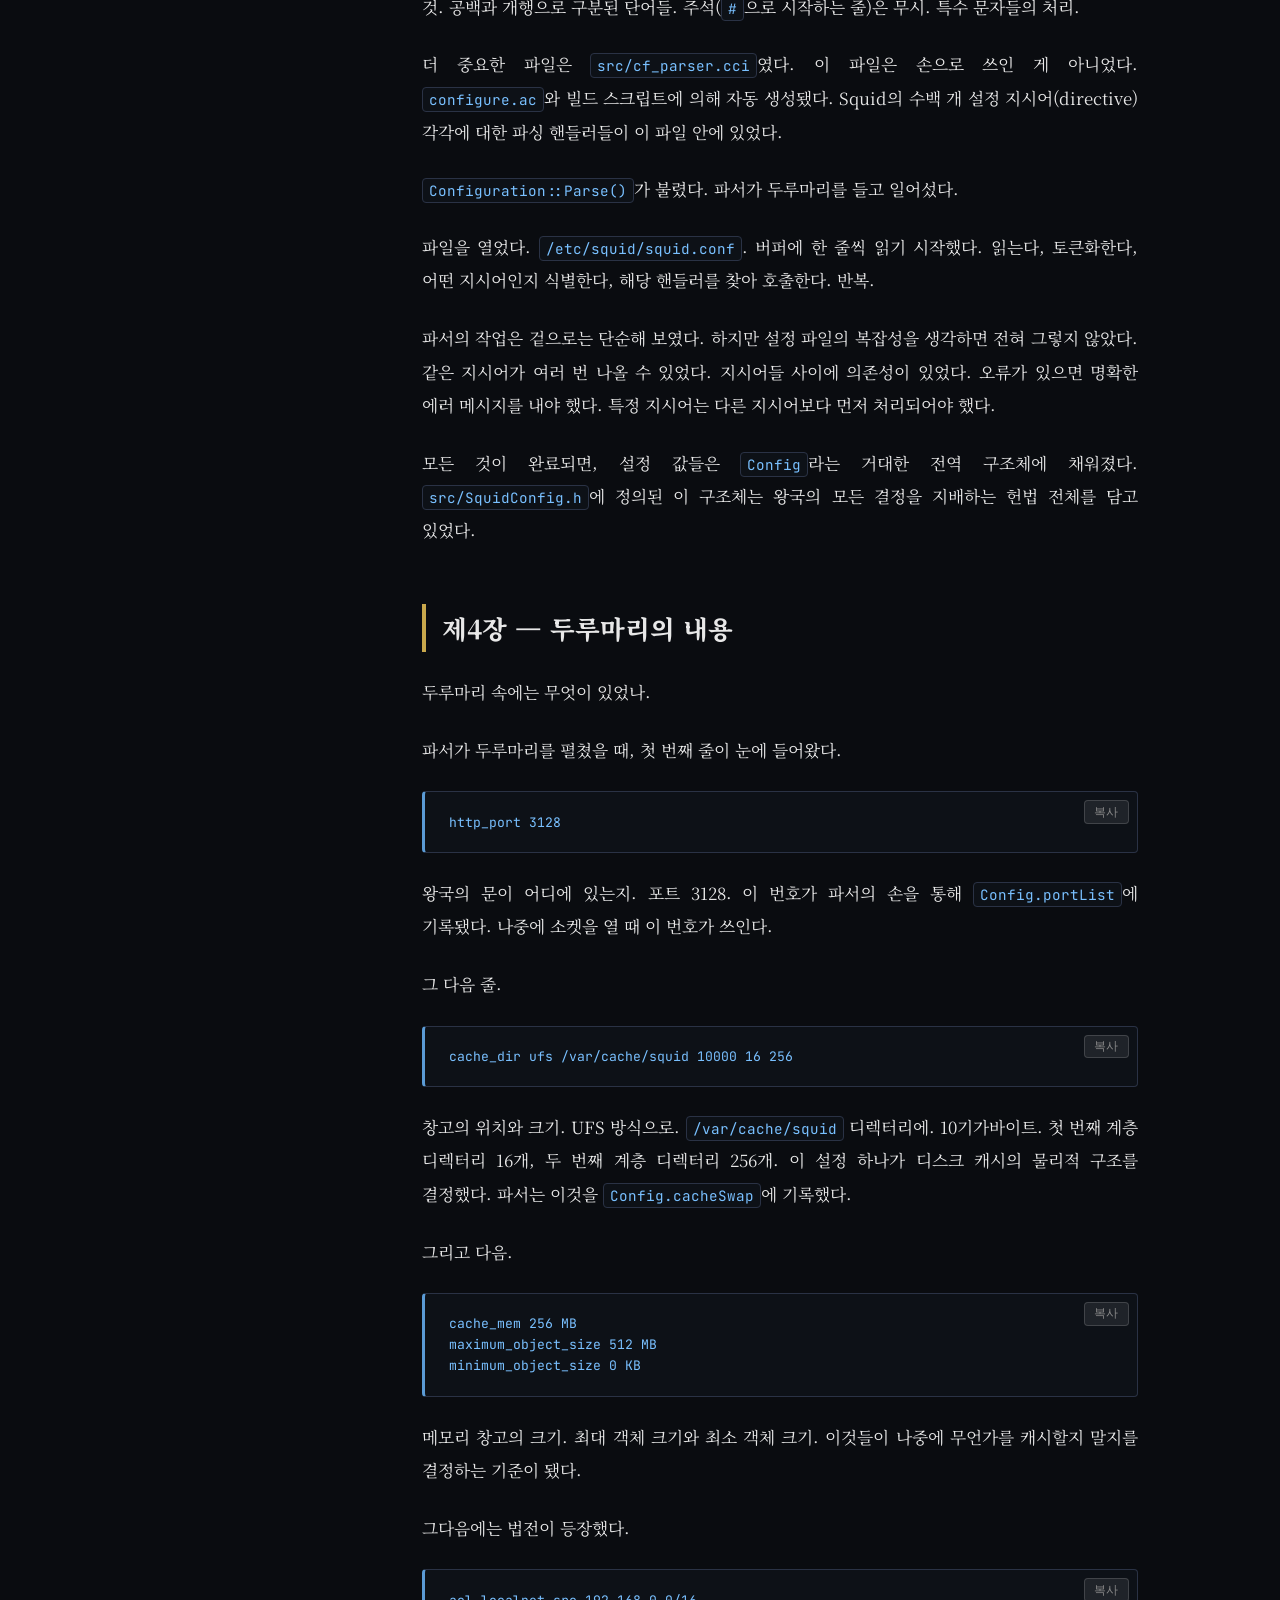
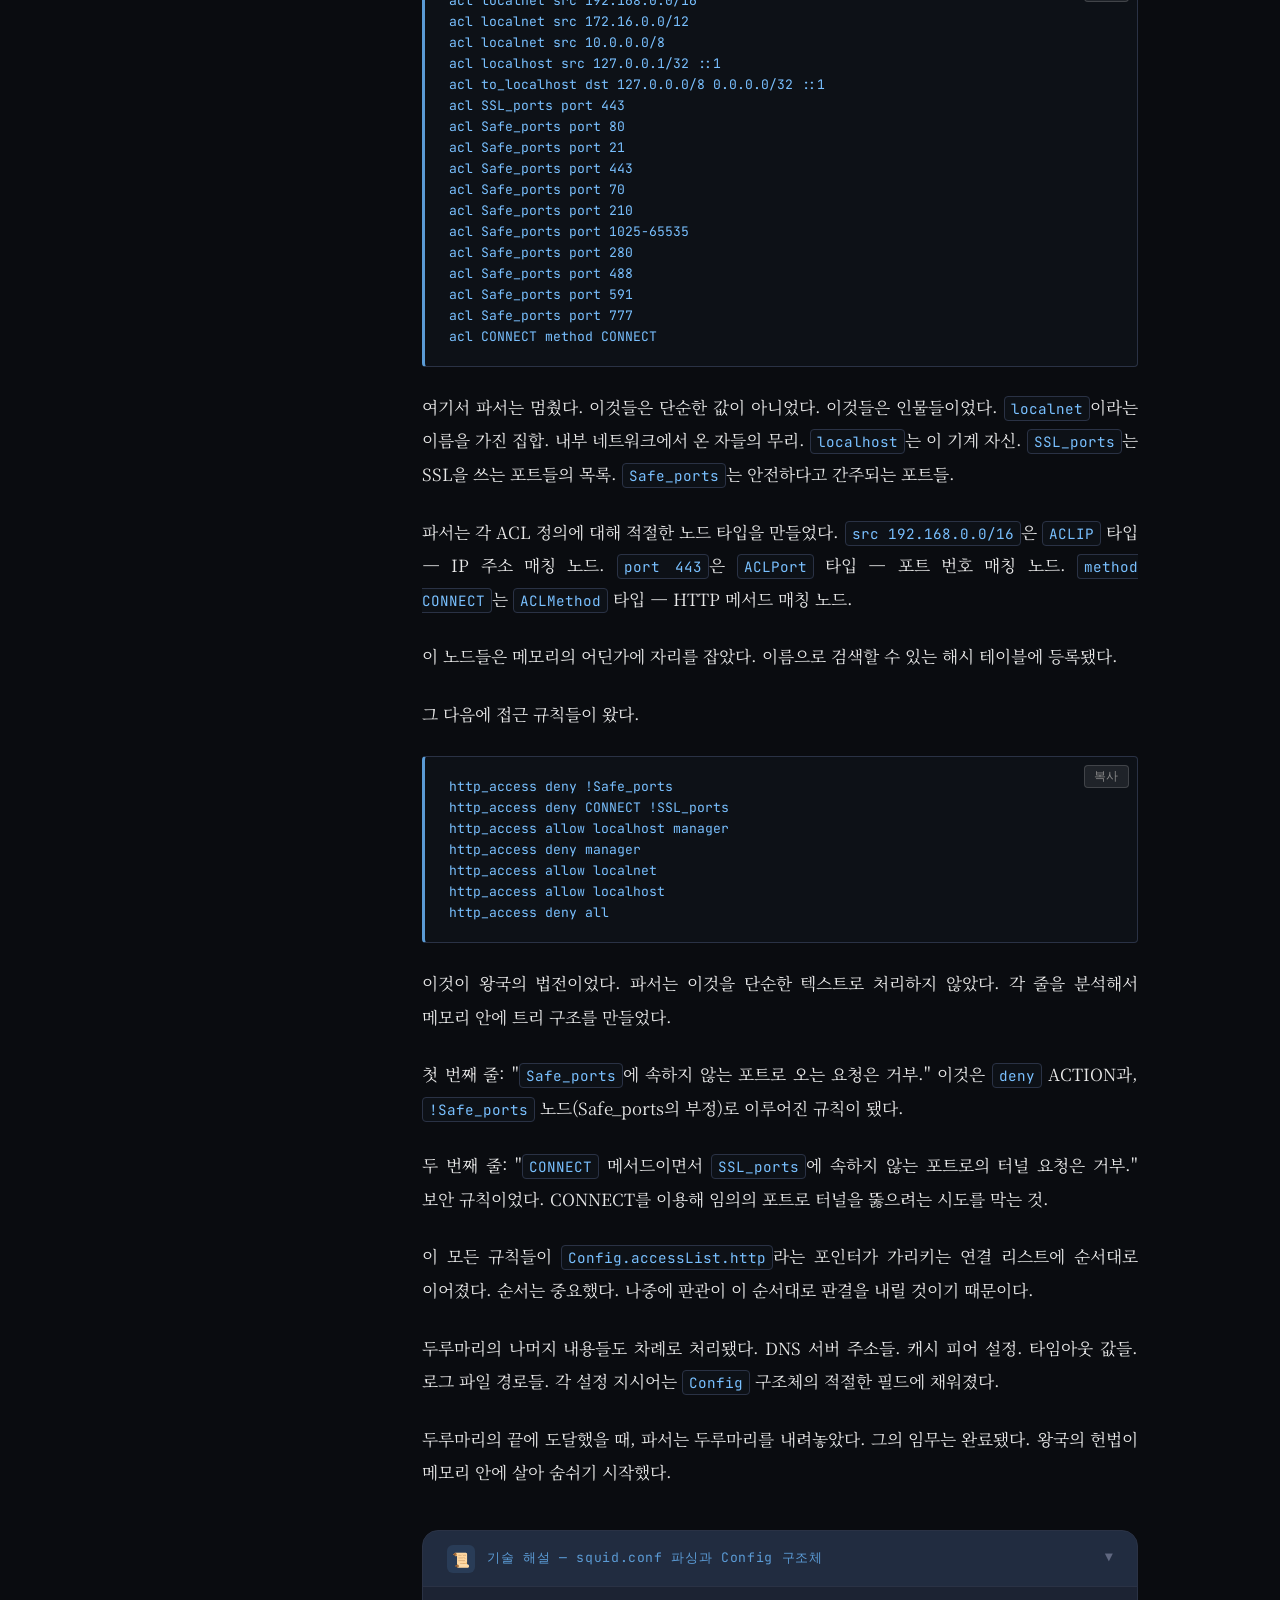
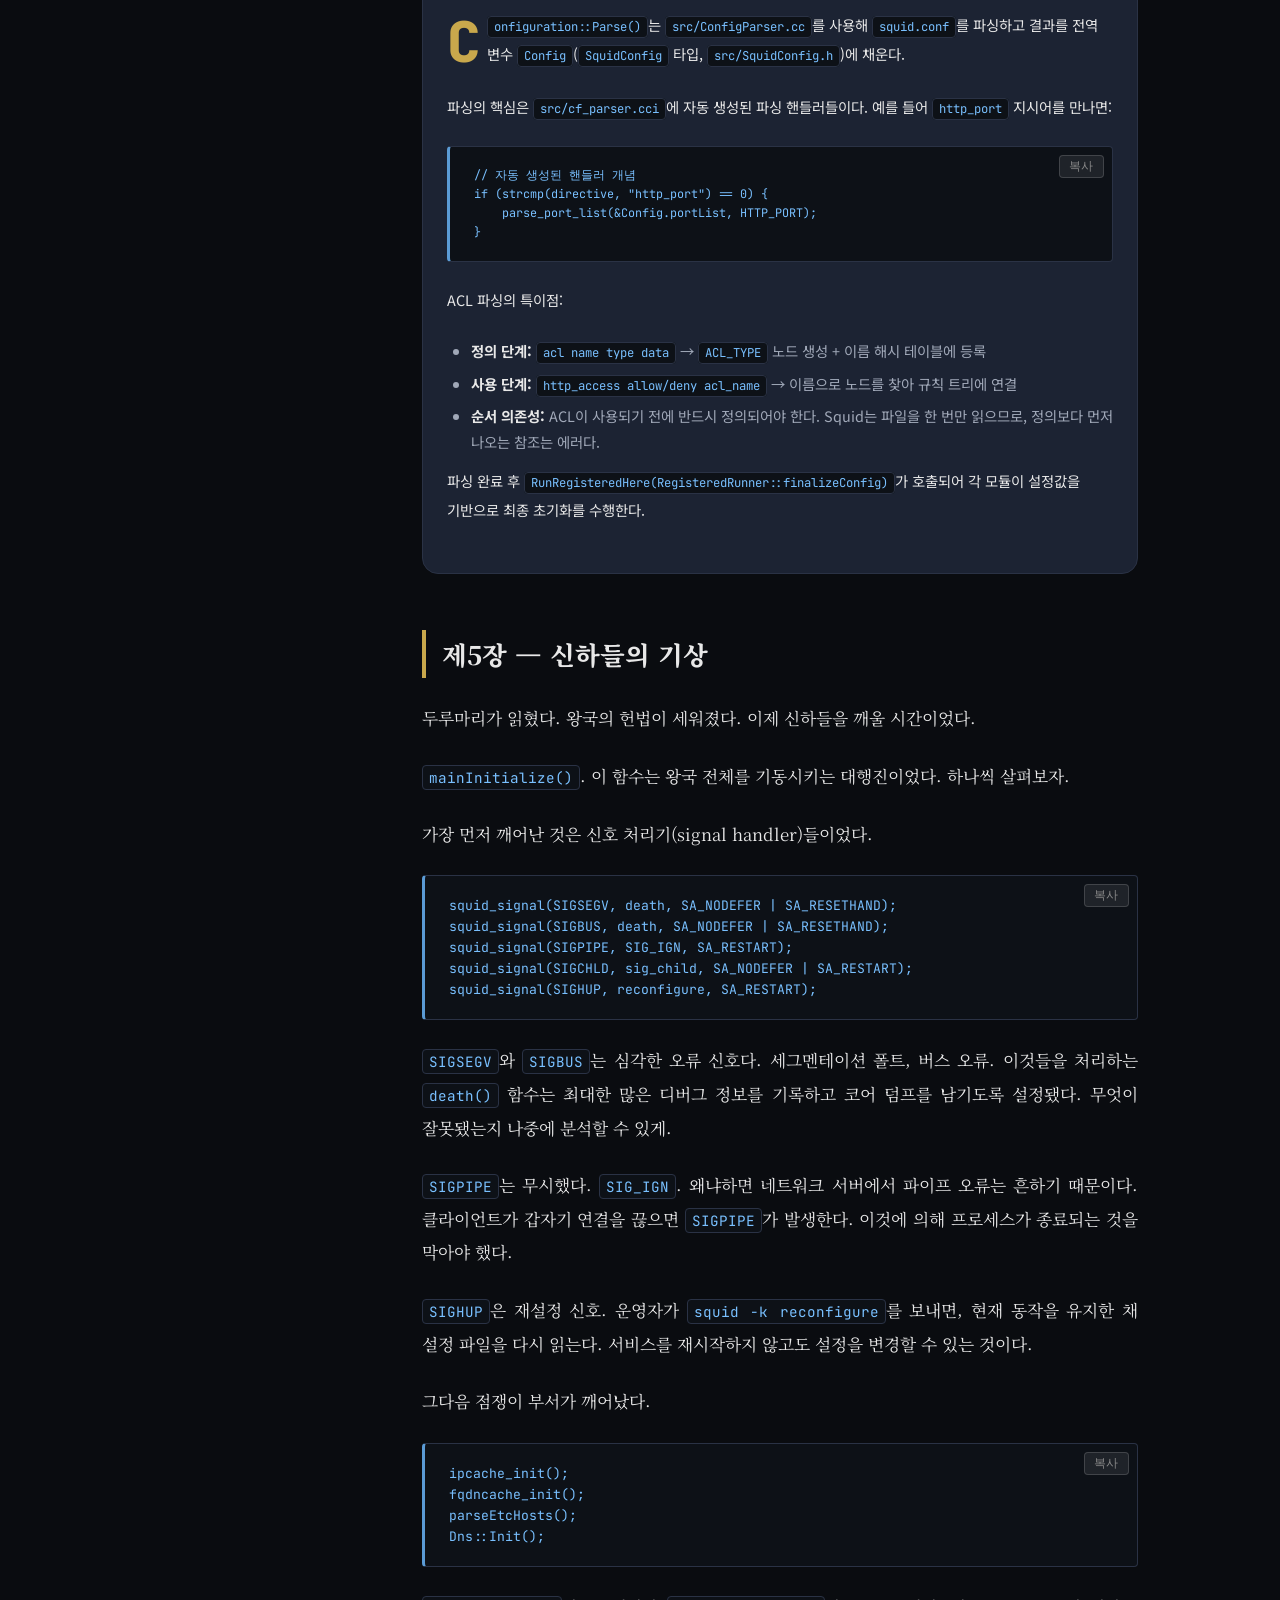
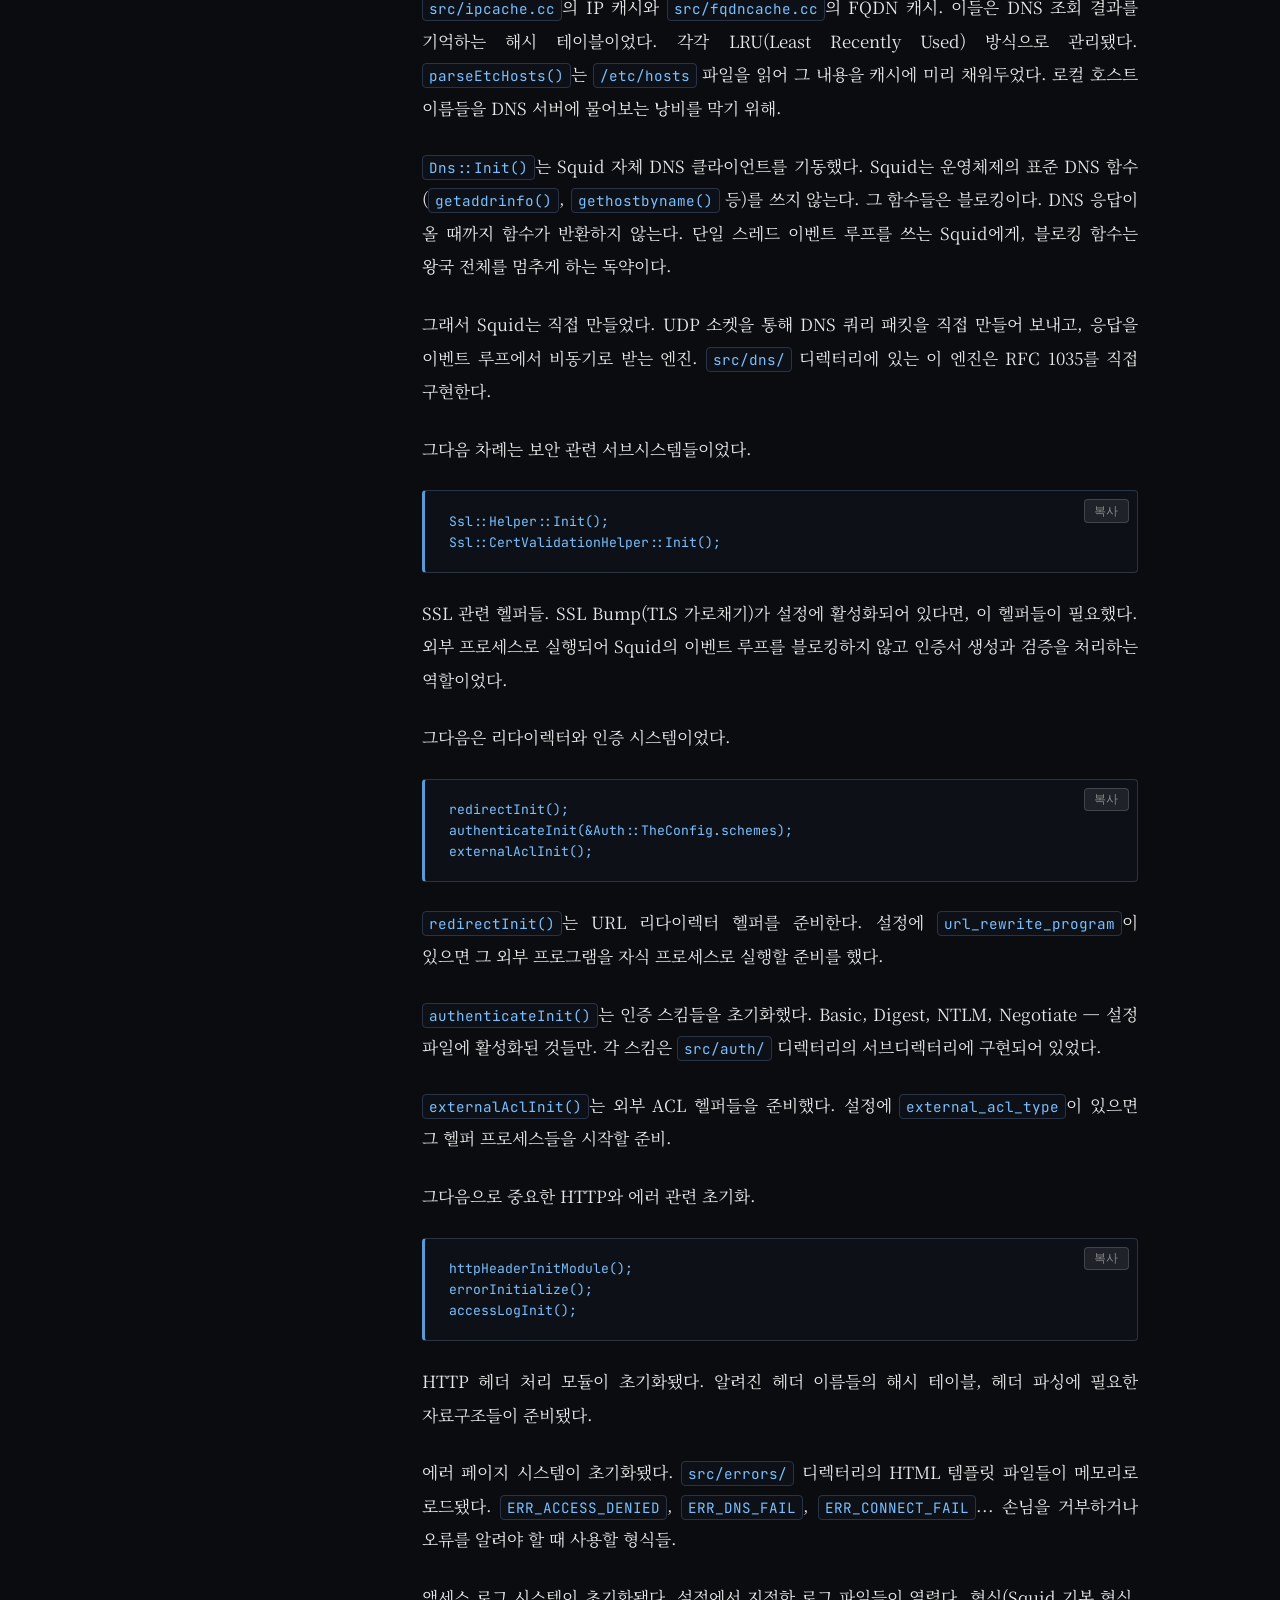
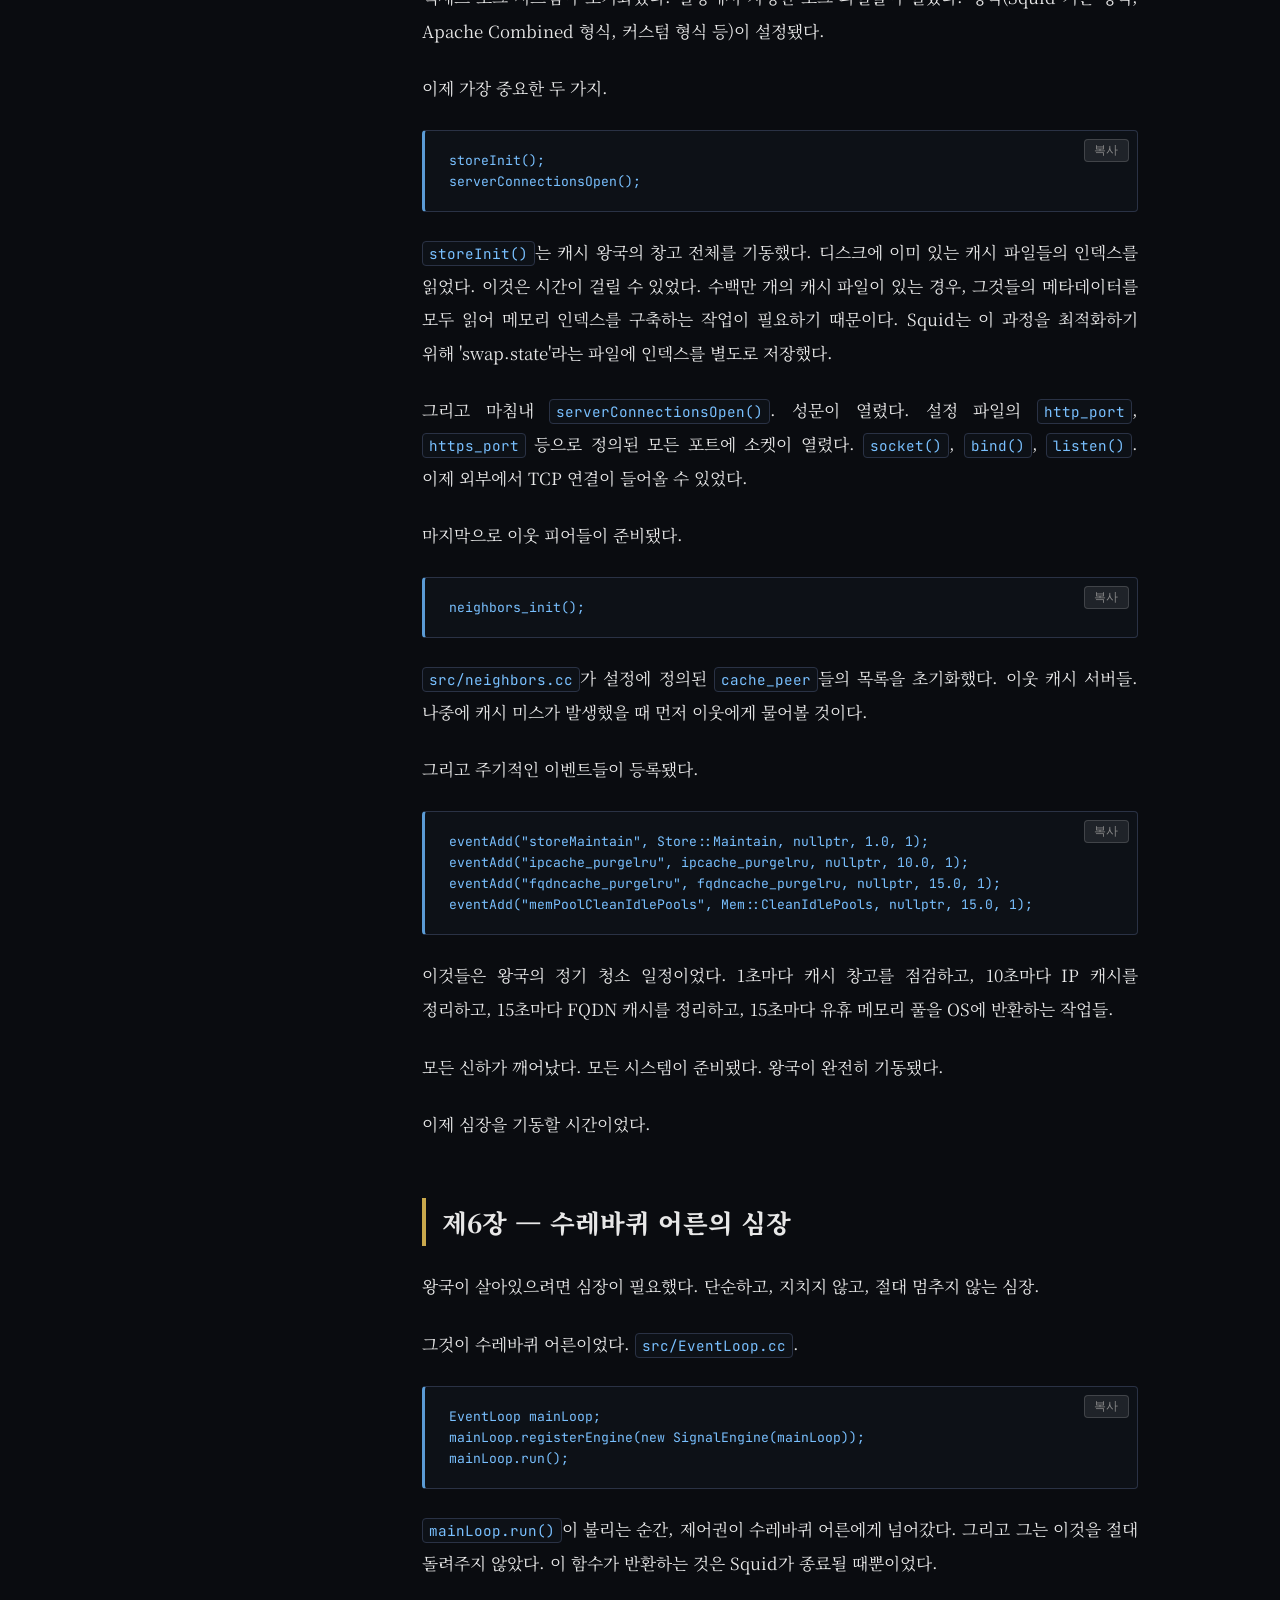
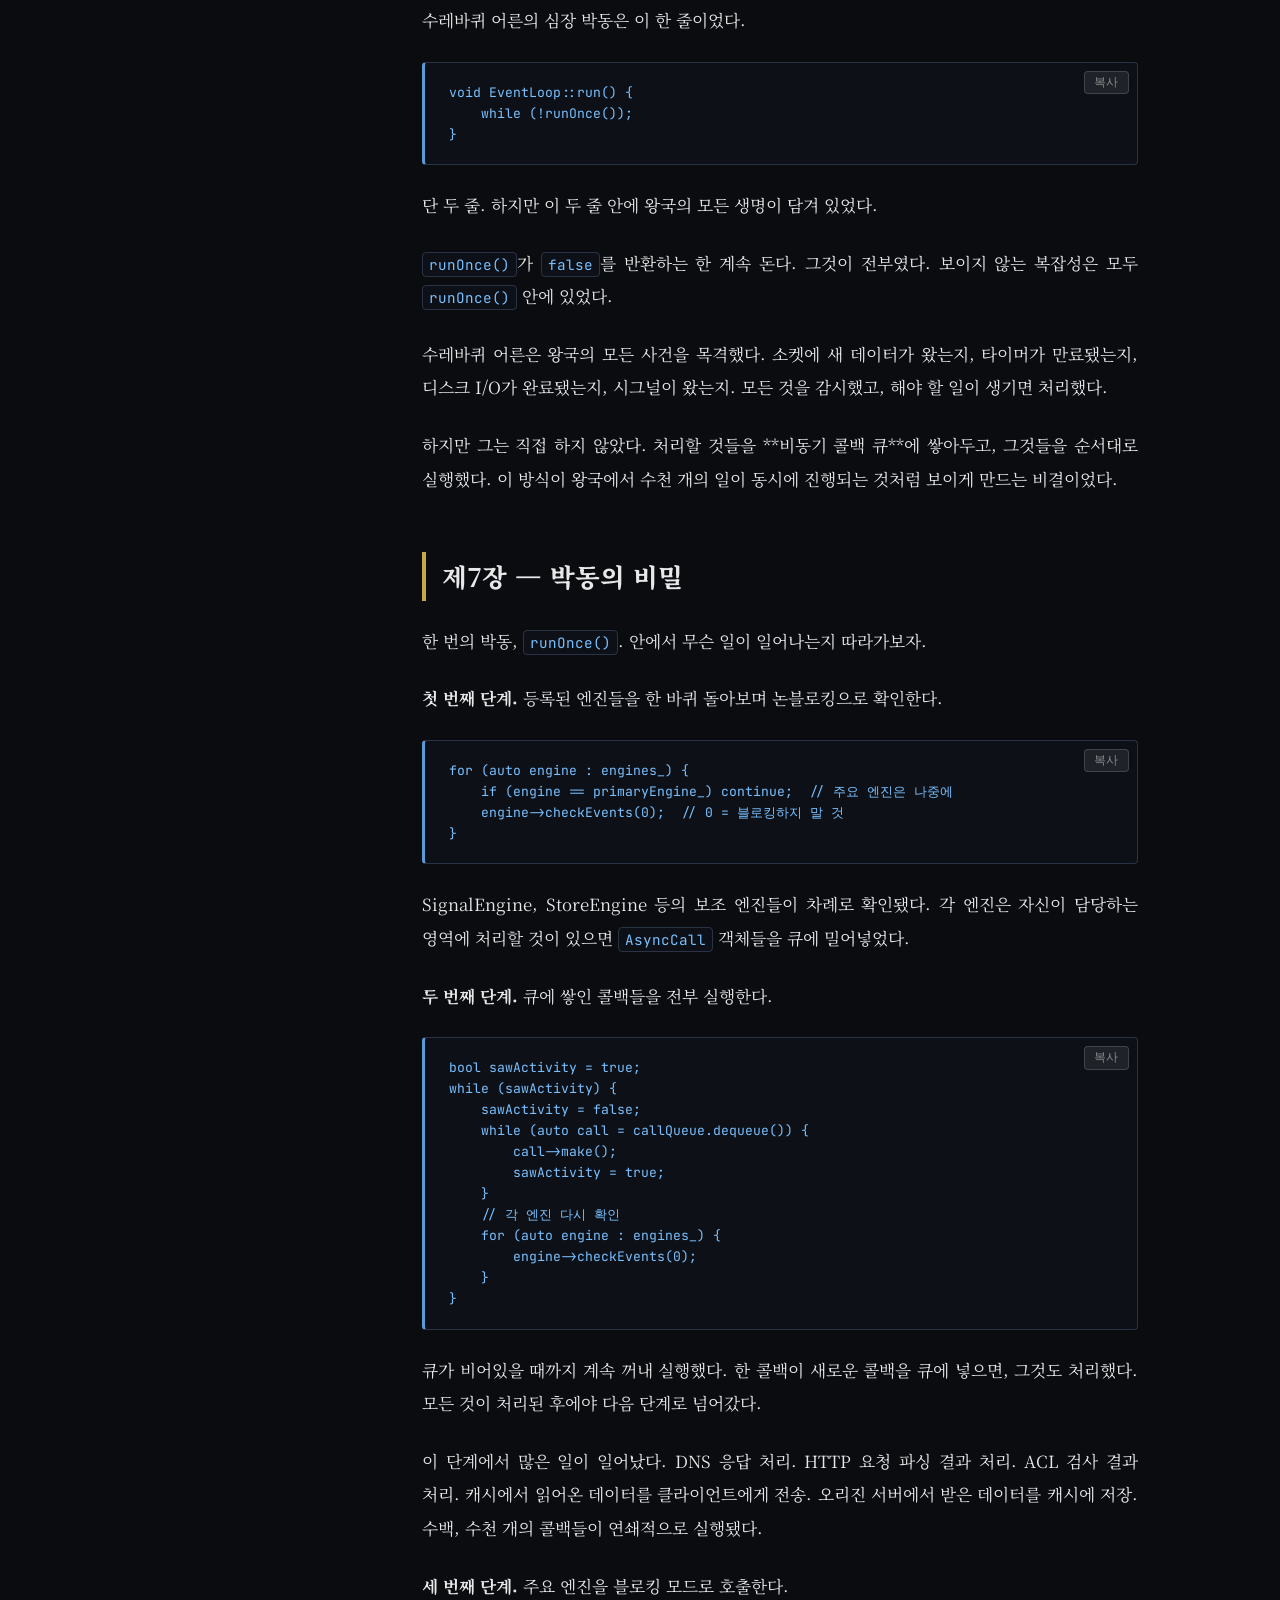
<file: vol1.html>
<!DOCTYPE html>
<html lang="ko" data-volume="1">
<head>
  <meta charset="UTF-8"/>
  <meta name="viewport" content="width=device-width,initial-scale=1"/>
  <title>제1권: 성문이 열리다 — 스퀴드 대서사시</title>
  <link rel="stylesheet" href="css/style.css"/>
  <style>
    :root { --vol-color: #c9a84c; }
    .vol-index-bg {
      background: radial-gradient(ellipse 80% 60% at 50% 0%, rgba(201,168,76,.15) 0%, transparent 60%),
                  linear-gradient(180deg, #0a0c10 0%, #0f1117 100%);
    }
  </style>
</head>
<body>

<div class="novel-wrapper">
<!-- ══════ 사이드바 ══════ -->
<nav class="novel-sidebar">
  <div class="sidebar-logo">
    <a href="index.html">← 목차로</a>
  </div>
  <div class="sidebar-vol-title">VOLUME 1</div>
  <div class="sidebar-vol-name">성문이 열리다<br><span style="font-size:.8rem;font-weight:400;color:var(--text-muted)">프록시 왕국의 탄생</span></div>
  <nav class="sidebar-nav">
    <a class="sidebar-chapter" href="#ch1"><span class="ch-num">01</span>태초의 고요 — 기계실</a>
    <a class="sidebar-chapter" href="#ch2"><span class="ch-num">02</span>main()의 탄생</a>
    <a class="sidebar-chapter" href="#ch3"><span class="ch-num">03</span>법전관 파서의 임무</a>
    <a class="sidebar-chapter" href="#ch4"><span class="ch-num">04</span>두루마리의 내용</a>
    <a class="sidebar-chapter" href="#ch5"><span class="ch-num">05</span>신하들의 기상</a>
    <a class="sidebar-chapter" href="#ch6"><span class="ch-num">06</span>수레바퀴 어른의 심장</a>
    <a class="sidebar-chapter" href="#ch7"><span class="ch-num">07</span>박동의 비밀</a>
    <a class="sidebar-chapter" href="#ch8"><span class="ch-num">08</span>성문이 열리다</a>
    <a class="sidebar-chapter" href="#ch9"><span class="ch-num">09</span>첫 번째 손님</a>
    <a class="sidebar-chapter" href="#ch10"><span class="ch-num">10</span>여권을 만들다</a>
    <a class="sidebar-chapter" href="#ch11"><span class="ch-num">11</span>성 안의 세계</a>
    <a class="sidebar-chapter" href="#ch12"><span class="ch-num">12</span>동시성의 마법</a>
    <a class="sidebar-chapter" href="#ch13"><span class="ch-num">13</span>타이머들의 행진</a>
    <a class="sidebar-chapter" href="#ch14"><span class="ch-num">14</span>SMP — 왕국의 복사</a>
    <a class="sidebar-chapter" href="#ch15"><span class="ch-num">15</span>분기점에서</a>
  </nav>
  <div class="sidebar-footer">
    <div class="vol-nav-btns">
      <span class="vol-nav-btn" style="opacity:.3;cursor:default">← 이전 권</span>
      <a href="vol2.html" class="vol-nav-btn">2권 →</a>
    </div>
    <a href="/en/vol1" class="sidebar-lang-link">🇺🇸 Read in English</a>
  </div>
</nav>

<!-- ══════ 본문 ══════ -->
<main class="novel-main">
  <div class="novel-topbar">
    <div class="topbar-breadcrumb">
      <a href="index.html">스퀴드 대서사시</a>
      <span class="sep">›</span>
      <span class="current">제1권: 성문이 열리다</span>
    </div>
    <div class="lang-switcher"><a href="/en/vol1" class="lang-btn">EN</a><span class="lang-btn active">KO</span></div>
    <div class="progress-bar"><div class="progress-fill"></div></div>
  </div>

  <!-- ══ 볼륨 히어로 ══ -->
  <div class="vol-index-hero" style="min-height:50vh">
    <div class="vol-index-bg" style="position:absolute;inset:0;z-index:0"></div>
    <div style="position:absolute;inset:0;z-index:0;background-image:linear-gradient(rgba(201,168,76,.03) 1px,transparent 1px),linear-gradient(90deg,rgba(201,168,76,.03) 1px,transparent 1px);background-size:40px 40px"></div>
    <div class="vol-index-content" style="padding-top:6rem">
      <div class="vol-label">Volume 1</div>
      <h1 class="vol-main-title">성문이 열리다</h1>
      <p class="vol-main-subtitle">프록시 왕국의 탄생</p>
      <p class="vol-main-desc">
        모든 것은 한 줄의 명령어에서 시작된다.<br>
        기계가 눈을 뜨고, 규칙을 읽고, 심장 박동을 시작하고,<br>
        마침내 성문을 열어 첫 번째 손님을 맞이하는 이야기.
      </p>
    </div>
  </div>

  <article class="novel-content">

    <!-- ══════════════════════════════════
         제1장
    ══════════════════════════════════ -->
    <div id="ch1" class="chapter-anchor"></div>
    <div class="chapter-header">
      <div class="chapter-vol">제1권 — 성문이 열리다</div>
      <div class="chapter-num">제1장</div>
      <h2 class="chapter-title" style="color:var(--text-primary)">태초의 고요</h2>
      <div class="chapter-epigraph">
        "기계에는 의지가 없다. 하지만 전원이 들어오는 순간, 기계는 목적을 가진다."
      </div>
    </div>

    <p>
      기계실은 언제나 춥다. 그것은 설계된 추위였다. 수백 대의 서버들이 내뿜는 열기를 강제로 끌어내기 위해, 냉각 시스템은 쉬지 않고 가동됐다. 섭씨 18도. 사람이 오래 있기에는 불쾌하고, 컴퓨터가 작동하기에는 최적인 온도. 기계들을 위한 기후. 형광등은 창문 없는 이 방을 하루 종일 하얗게 비췄다. 낮과 밤의 구분이 없었다. 시간의 감각이 없었다.
    </p>

    <p>
      이 방에서 일하는 사람들은 금방 익숙해진다고 했다. 귀가 먹먹해지는 팬 소리에도, 피부가 건조해지는 냉기에도, 끊임없이 깜빡이는 LED들의 침묵의 언어에도. 그들은 이 방을 기계들의 심장부라고 불렀다. 서버들이 사는 곳. 데이터가 사는 곳. 인터넷의 일부가 사는 곳.
    </p>

    <p>
      서버 랙들이 줄지어 서 있었다. 검은 철제 프레임 안에 슬라이드 방식으로 끼워진 서버들. 각각은 크기만 다를 뿐 똑같이 생긴 직사각형의 금속 상자들이었다. 1U, 2U, 4U — 랙 유닛으로 키를 재는 세계. 어떤 것은 데이터베이스를 돌렸다. 어떤 것은 웹 서버였다. 어떤 것은 로드 밸런서였다.
    </p>

    <p>
      그리고 저 끝, 다른 서버들보다 조금 더 먼지가 쌓인 선반 위에 한 대가 있었다. 뚜렷하게 다르지 않았다. 같은 철제 프레임, 같은 버튼들, 같은 포트들. 하지만 이 서버에는 특별한 것이 설치되어 있었다.
    </p>

    <p>
      <strong>Squid Proxy Server.</strong>
    </p>

    <p>
      지금은 꺼져 있었다. 완전히. 팬도 돌지 않았고, LED도 켜지지 않았다. 포트에는 네트워크 케이블이 꽂혀 있었지만, 신호가 없었다. 프로세서는 차갑게 식어있었다. 메모리는 비어있었다. 디스크는 잠들어 있었다.
    </p>

    <p>
      그냥 금속이었다. 그냥 실리콘이었다. 그냥 납땜 자국들이었다. 무게로 따지면 10킬로그램쯤 되는, 아무 의미 없는 물체였다.
    </p>

    <p>
      하지만 어딘가의 모니터 앞에 앉은 손이 키보드를 향해 움직였다.
    </p>

    <div class="chapter-illustration">
      <img src="assets/svg/server-room.svg" alt="기계실 삽화" style="max-width:100%;border-radius:8px;border:1px solid var(--border)"/>
      <p class="illus-caption">기계실 — 스퀴드가 잠들어 있는 곳</p>
    </div>

    <p>
      시스템 관리자 김철수는 오전 9시 3분에 자리에 앉았다. 커피가 아직 뜨거웠다. 그는 SSH 터미널을 열었고, 익숙한 손동작으로 서버에 접속했다. 화면에 프롬프트가 떴다. 그는 잠시 멈췄다가 타이핑했다.
    </p>

    <div class="inner-voice">
      $ squid -f /etc/squid/squid.conf
    </div>

    <p>
      엔터 키를 눌렀다.
    </p>

    <p>
      기계실 저쪽 선반의 서버에서, 전원 표시등이 깜빡였다. 팬이 돌기 시작했다. LED들이 차례로 빛나기 시작했다. 디스크가 회전했다. 프로세서가 달궈졌다.
    </p>

    <p>
      운영체제가 새 프로세스를 만들었다. 커널이 가상 메모리 공간을 할당했다. 실행 파일이 디스크에서 메모리로 로드됐다. 코드 섹션, 데이터 섹션, 스택 공간. 공유 라이브러리들이 매핑됐다. OpenSSL, libcrypto, libc...
    </p>

    <p>
      그리고 실행이 시작됐다.
    </p>

    <div class="tech-box">
      <div class="tech-box-header">
        <div class="tech-box-icon">⚙</div>
        <span class="tech-box-title">기술 해설 — 프로세스 시작 (src/main.cc)</span>
        <span class="tech-box-toggle" style="margin-left:auto;color:var(--text-muted);font-family:var(--font-mono);font-size:.8rem">▼</span>
      </div>
      <div class="tech-box-body">
        <p>모든 C 계열 프로그램의 진입점은 <code>main()</code> 함수다. Squid의 <code>main()</code>은 <code>src/main.cc</code>에 있으며, 놀라울 정도로 짧다:</p>
        <pre><code>int main(int argc, char **argv) {
    WIN32_Subsystem_Init(&amp;argc, &amp;argv);  // Windows 전용
    return SquidMainSafe(argc, argv);
}</code></pre>
        <p><code>SquidMainSafe()</code>는 C++ 예외 안전망이다. <code>std::set_terminate()</code>를 등록하여 예상치 못한 예외로 프로세스가 추하게 종료되는 것을 방지한다. 진짜 일은 <code>SquidMain()</code>에서 일어난다.</p>
        <p><strong>왜 이렇게 단계를 나누는가?</strong> 네트워크 서버는 예상치 못한 메모리 문제, 잘못된 패킷, 손상된 캐시 파일 등으로 예외가 발생할 수 있다. 최소한 깨끗하게 종료하고 오류 메시지를 남기기 위해 이런 구조를 쓴다.</p>
      </div>
    </div>

    <!-- ══════════════════════════════════
         제2장
    ══════════════════════════════════ -->
    <div id="ch2" class="chapter-anchor"></div>
    <h2>제2장 — main()의 탄생</h2>

    <p>
      스퀴드가 눈을 떴다.
    </p>

    <p>
      정확히는, <code>SquidMain()</code> 함수의 첫 번째 줄이 실행됐다. 하지만 소설 속에서 이것은 하나의 의식이었다. 탄생의 의식. 아직 이름도 없고, 기억도 없고, 임무도 모르는 존재가 처음으로 눈을 뜨는 순간.
    </p>

    <p>
      스퀴드가 처음 한 일은 주위를 둘러보는 것이었다. 자신이 어떤 왕국에 있는지, 어떤 신하들이 있는지 파악하는 것.
    </p>

    <pre><code>RegisterModules();</code></pre>

    <p>
      이 한 줄이 그 파악의 행위였다. Squid는 플러그인 방식으로 여러 모듈을 지원한다. 디스크 캐시를 위한 UFS, Aufs, Rock 등의 파일시스템 모듈. 각 모듈은 자신의 이름과 팩토리 함수를 등록한다. 마치 왕국의 신하들이 "저 여기 있습니다"라고 손을 드는 것처럼.
    </p>

    <p>
      그다음, 명령서를 읽었다. 터미널에서 입력된 명령행 인자들.
    </p>

    <pre><code>CommandLine cmdLine(argc, argv, shortOpStr, squidOptions);
cmdLine.forEachOption(mainHandleCommandLineOption);</code></pre>

    <p>
      <code>src/CommandLine.cc</code>의 <code>CommandLine</code> 클래스가 이것을 처리했다. <code>-f /etc/squid/squid.conf</code>는 설정 파일 경로. <code>-N</code>은 포그라운드 실행(데몬이 되지 않음). <code>-k reconfigure</code>는 실행 중인 Squid에게 재설정 신호를 보내는 것. <code>-d 1</code>은 디버그 레벨 1.
    </p>

    <p>
      스퀴드는 자신이 받은 임무를 이해했다. 설정 파일은 <code>/etc/squid/squid.conf</code>. 데몬 모드로 실행. 지금 바로 시작.
    </p>

    <p>
      다음 단계는 메모리 창고를 여는 것이었다.
    </p>

    <pre><code>Mem::Init();</code></pre>

    <p>
      <code>src/mem/</code> 디렉터리에 있는 메모리 풀 시스템의 초기화. 이것은 단순한 초기화가 아니었다. 앞으로 수백만 번 일어날 객체 생성과 소멸을 효율적으로 처리하기 위한 준비였다. 미리 16바이트짜리 블록 1000개, 32바이트짜리 블록 500개, 64바이트짜리 블록 300개... 이렇게 크기별로 메모리 풀을 만들어두고, 나중에 그 크기의 메모리가 필요하면 시스템에 요청하는 대신 풀에서 꺼낸다. 다 쓰면 시스템에 반납하는 대신 풀에 돌려놓는다.
    </p>

    <p>
      이 시스템이 없으면 Squid는 매 연결마다, 매 요청마다 운영체제에 메모리를 달라고 구걸해야 한다. <code>malloc()</code>과 <code>free()</code>를 수백만 번 호출하면, 메모리 단편화가 생기고, 처리 속도가 떨어진다. 메모리 풀은 이 문제를 우아하게 해결한다.
    </p>

    <p>
      그 다음, 파일시스템 초기화.
    </p>

    <pre><code>storeFsInit();
Fs::Init();
DiskIOModule::SetupAllModules();</code></pre>

    <p>
      캐시를 어떻게 저장할 것인가의 문제. UFS(Unix File System) — 가장 전통적인 방식. 파일 하나에 캐시 객체 하나. Aufs — 비동기 I/O를 사용하는 UFS. COSS(Cyclic Object Storage System) — 순환 버퍼 방식. Rock — 현대적인 데이터베이스 같은 접근. 운영자가 설정에서 어떤 것을 선택하든, 이 초기화 단계에서 그 모듈이 준비됐다.
    </p>

    <p>
      그리고 마지막으로, 가장 중요한 두 가지.
    </p>

    <pre><code>Acl::Init();   // ACL 타입들 등록
Auth::Init();  // 인증 모듈들 등록</code></pre>

    <p>
      나중에 누구를 들이고 누구를 내칠 것인지를 판단하는 시스템과, 손님의 신분을 확인하는 시스템이 깨어났다. 아직 규칙을 모른다. 규칙은 설정 파일에 있고, 아직 읽지 않았다. 하지만 규칙을 읽고 해석할 준비는 됐다.
    </p>

    <p>
      스퀴드는 준비가 됐다는 것을 알았다. 이제 두루마리를 펼칠 시간이었다.
    </p>

    <div class="tech-box">
      <div class="tech-box-header">
        <div class="tech-box-icon">📋</div>
        <span class="tech-box-title">기술 해설 — SquidMain() 초기화 순서 (src/main.cc)</span>
        <span class="tech-box-toggle" style="margin-left:auto;color:var(--text-muted);font-family:var(--font-mono);font-size:.8rem">▼</span>
      </div>
      <div class="tech-box-body">
        <p><code>SquidMain()</code>의 초기화 순서는 의존성을 반영한다:</p>
        <pre><code>RegisterModules();          // 모듈 팩토리 등록
CommandLine cmdLine(...);   // CLI 파싱
ConfigureCurrentKid();      // SMP 워커 식별
Mem::Init();                // 메모리 풀 — 가장 먼저
storeFsInit();              // 파일시스템 모듈
DiskIOModule::SetupAllModules(); // 디스크 I/O 엔진
Acl::Init();                // ACL 타입 등록
Auth::Init();               // 인증 모듈 등록
Ip::ProbeTransport();       // IPv4/IPv6 가용성 확인
Format::Token::Init();      // 로그 포맷 토큰
Configuration::Parse();     // ← squid.conf 파싱
Instance::ThrowIfAlreadyRunning(); // 중복 실행 방지
comm_init();                // 소켓 시스템
mainInitialize();           // 나머지 서브시스템
mainLoop.run();             // ← 이벤트 루프 시작</code></pre>
        <p><strong>중요한 점:</strong> <code>Mem::Init()</code>이 가장 먼저 호출된다. 이후의 모든 초기화 코드가 메모리 풀에 의존하기 때문이다. <code>Acl::Init()</code>는 <code>Configuration::Parse()</code> 전에 와야 한다. 설정 파싱 중에 ACL 타입들이 이미 등록되어 있어야 하기 때문이다.</p>
      </div>
    </div>

    <!-- ══════════════════════════════════
         제3장
    ══════════════════════════════════ -->
    <div id="ch3" class="chapter-anchor"></div>
    <h2>제3장 — 법전관 파서의 임무</h2>

    <p>
      법전관 파서. 이름은 단순했지만, 그가 맡은 임무는 왕국의 미래 전체를 결정하는 것이었다.
    </p>

    <p>
      그는 <code>src/ConfigParser.cc</code>에 사는 인물이었다. 정확히는 그가 사용하는 도구들이 그곳에 있었다. 파서는 토큰(token) 기반으로 일했다. 설정 파일의 텍스트를 받아 의미 있는 단위로 쪼개는 것. 공백과 개행으로 구분된 단어들. 주석(<code>#</code>으로 시작하는 줄)은 무시. 특수 문자들의 처리.
    </p>

    <p>
      더 중요한 파일은 <code>src/cf_parser.cci</code>였다. 이 파일은 손으로 쓰인 게 아니었다. <code>configure.ac</code>와 빌드 스크립트에 의해 자동 생성됐다. Squid의 수백 개 설정 지시어(directive) 각각에 대한 파싱 핸들러들이 이 파일 안에 있었다.
    </p>

    <p>
      <code>Configuration::Parse()</code>가 불렸다. 파서가 두루마리를 들고 일어섰다.
    </p>

    <p>
      파일을 열었다. <code>/etc/squid/squid.conf</code>. 버퍼에 한 줄씩 읽기 시작했다. 읽는다, 토큰화한다, 어떤 지시어인지 식별한다, 해당 핸들러를 찾아 호출한다. 반복.
    </p>

    <p>
      파서의 작업은 겉으로는 단순해 보였다. 하지만 설정 파일의 복잡성을 생각하면 전혀 그렇지 않았다. 같은 지시어가 여러 번 나올 수 있었다. 지시어들 사이에 의존성이 있었다. 오류가 있으면 명확한 에러 메시지를 내야 했다. 특정 지시어는 다른 지시어보다 먼저 처리되어야 했다.
    </p>

    <p>
      모든 것이 완료되면, 설정 값들은 <code>Config</code>라는 거대한 전역 구조체에 채워졌다. <code>src/SquidConfig.h</code>에 정의된 이 구조체는 왕국의 모든 결정을 지배하는 헌법 전체를 담고 있었다.
    </p>

    <!-- ══════════════════════════════════
         제4장
    ══════════════════════════════════ -->
    <div id="ch4" class="chapter-anchor"></div>
    <h2>제4장 — 두루마리의 내용</h2>

    <p>
      두루마리 속에는 무엇이 있었나.
    </p>

    <p>
      파서가 두루마리를 펼쳤을 때, 첫 번째 줄이 눈에 들어왔다.
    </p>

    <pre><code>http_port 3128</code></pre>

    <p>
      왕국의 문이 어디에 있는지. 포트 3128. 이 번호가 파서의 손을 통해 <code>Config.portList</code>에 기록됐다. 나중에 소켓을 열 때 이 번호가 쓰인다.
    </p>

    <p>
      그 다음 줄.
    </p>

    <pre><code>cache_dir ufs /var/cache/squid 10000 16 256</code></pre>

    <p>
      창고의 위치와 크기. UFS 방식으로. <code>/var/cache/squid</code> 디렉터리에. 10기가바이트. 첫 번째 계층 디렉터리 16개, 두 번째 계층 디렉터리 256개. 이 설정 하나가 디스크 캐시의 물리적 구조를 결정했다. 파서는 이것을 <code>Config.cacheSwap</code>에 기록했다.
    </p>

    <p>
      그리고 다음.
    </p>

    <pre><code>cache_mem 256 MB
maximum_object_size 512 MB
minimum_object_size 0 KB</code></pre>

    <p>
      메모리 창고의 크기. 최대 객체 크기와 최소 객체 크기. 이것들이 나중에 무언가를 캐시할지 말지를 결정하는 기준이 됐다.
    </p>

    <p>
      그다음에는 법전이 등장했다.
    </p>

    <pre><code>acl localnet src 192.168.0.0/16
acl localnet src 172.16.0.0/12
acl localnet src 10.0.0.0/8
acl localhost src 127.0.0.1/32 ::1
acl to_localhost dst 127.0.0.0/8 0.0.0.0/32 ::1
acl SSL_ports port 443
acl Safe_ports port 80
acl Safe_ports port 21
acl Safe_ports port 443
acl Safe_ports port 70
acl Safe_ports port 210
acl Safe_ports port 1025-65535
acl Safe_ports port 280
acl Safe_ports port 488
acl Safe_ports port 591
acl Safe_ports port 777
acl CONNECT method CONNECT</code></pre>

    <p>
      여기서 파서는 멈췄다. 이것들은 단순한 값이 아니었다. 이것들은 인물들이었다. <code>localnet</code>이라는 이름을 가진 집합. 내부 네트워크에서 온 자들의 무리. <code>localhost</code>는 이 기계 자신. <code>SSL_ports</code>는 SSL을 쓰는 포트들의 목록. <code>Safe_ports</code>는 안전하다고 간주되는 포트들.
    </p>

    <p>
      파서는 각 ACL 정의에 대해 적절한 노드 타입을 만들었다. <code>src 192.168.0.0/16</code>은 <code>ACLIP</code> 타입 — IP 주소 매칭 노드. <code>port 443</code>은 <code>ACLPort</code> 타입 — 포트 번호 매칭 노드. <code>method CONNECT</code>는 <code>ACLMethod</code> 타입 — HTTP 메서드 매칭 노드.
    </p>

    <p>
      이 노드들은 메모리의 어딘가에 자리를 잡았다. 이름으로 검색할 수 있는 해시 테이블에 등록됐다.
    </p>

    <p>
      그 다음에 접근 규칙들이 왔다.
    </p>

    <pre><code>http_access deny !Safe_ports
http_access deny CONNECT !SSL_ports
http_access allow localhost manager
http_access deny manager
http_access allow localnet
http_access allow localhost
http_access deny all</code></pre>

    <p>
      이것이 왕국의 법전이었다. 파서는 이것을 단순한 텍스트로 처리하지 않았다. 각 줄을 분석해서 메모리 안에 트리 구조를 만들었다.
    </p>

    <p>
      첫 번째 줄: "<code>Safe_ports</code>에 속하지 않는 포트로 오는 요청은 거부." 이것은 <code>deny</code> ACTION과, <code>!Safe_ports</code> 노드(Safe_ports의 부정)로 이루어진 규칙이 됐다.
    </p>

    <p>
      두 번째 줄: "<code>CONNECT</code> 메서드이면서 <code>SSL_ports</code>에 속하지 않는 포트로의 터널 요청은 거부." 보안 규칙이었다. CONNECT를 이용해 임의의 포트로 터널을 뚫으려는 시도를 막는 것.
    </p>

    <p>
      이 모든 규칙들이 <code>Config.accessList.http</code>라는 포인터가 가리키는 연결 리스트에 순서대로 이어졌다. 순서는 중요했다. 나중에 판관이 이 순서대로 판결을 내릴 것이기 때문이다.
    </p>

    <p>
      두루마리의 나머지 내용들도 차례로 처리됐다. DNS 서버 주소들. 캐시 피어 설정. 타임아웃 값들. 로그 파일 경로들. 각 설정 지시어는 <code>Config</code> 구조체의 적절한 필드에 채워졌다.
    </p>

    <p>
      두루마리의 끝에 도달했을 때, 파서는 두루마리를 내려놓았다. 그의 임무는 완료됐다. 왕국의 헌법이 메모리 안에 살아 숨쉬기 시작했다.
    </p>

    <div class="tech-box">
      <div class="tech-box-header">
        <div class="tech-box-icon">📜</div>
        <span class="tech-box-title">기술 해설 — squid.conf 파싱과 Config 구조체</span>
        <span class="tech-box-toggle" style="margin-left:auto;color:var(--text-muted);font-family:var(--font-mono);font-size:.8rem">▼</span>
      </div>
      <div class="tech-box-body">
        <p><code>Configuration::Parse()</code>는 <code>src/ConfigParser.cc</code>를 사용해 <code>squid.conf</code>를 파싱하고 결과를 전역 변수 <code>Config</code>(<code>SquidConfig</code> 타입, <code>src/SquidConfig.h</code>)에 채운다.</p>
        <p>파싱의 핵심은 <code>src/cf_parser.cci</code>에 자동 생성된 파싱 핸들러들이다. 예를 들어 <code>http_port</code> 지시어를 만나면:</p>
        <pre><code>// 자동 생성된 핸들러 개념
if (strcmp(directive, "http_port") == 0) {
    parse_port_list(&Config.portList, HTTP_PORT);
}</code></pre>
        <p>ACL 파싱의 특이점:</p>
        <ul>
          <li><strong>정의 단계:</strong> <code>acl name type data</code> → <code>ACL_TYPE</code> 노드 생성 + 이름 해시 테이블에 등록</li>
          <li><strong>사용 단계:</strong> <code>http_access allow/deny acl_name</code> → 이름으로 노드를 찾아 규칙 트리에 연결</li>
          <li><strong>순서 의존성:</strong> ACL이 사용되기 전에 반드시 정의되어야 한다. Squid는 파일을 한 번만 읽으므로, 정의보다 먼저 나오는 참조는 에러다.</li>
        </ul>
        <p>파싱 완료 후 <code>RunRegisteredHere(RegisteredRunner::finalizeConfig)</code>가 호출되어 각 모듈이 설정값을 기반으로 최종 초기화를 수행한다.</p>
      </div>
    </div>

    <!-- ══════════════════════════════════
         제5장
    ══════════════════════════════════ -->
    <div id="ch5" class="chapter-anchor"></div>
    <h2>제5장 — 신하들의 기상</h2>

    <p>
      두루마리가 읽혔다. 왕국의 헌법이 세워졌다. 이제 신하들을 깨울 시간이었다.
    </p>

    <p>
      <code>mainInitialize()</code>. 이 함수는 왕국 전체를 기동시키는 대행진이었다. 하나씩 살펴보자.
    </p>

    <p>
      가장 먼저 깨어난 것은 신호 처리기(signal handler)들이었다.
    </p>

    <pre><code>squid_signal(SIGSEGV, death, SA_NODEFER | SA_RESETHAND);
squid_signal(SIGBUS, death, SA_NODEFER | SA_RESETHAND);
squid_signal(SIGPIPE, SIG_IGN, SA_RESTART);
squid_signal(SIGCHLD, sig_child, SA_NODEFER | SA_RESTART);
squid_signal(SIGHUP, reconfigure, SA_RESTART);</code></pre>

    <p>
      <code>SIGSEGV</code>와 <code>SIGBUS</code>는 심각한 오류 신호다. 세그멘테이션 폴트, 버스 오류. 이것들을 처리하는 <code>death()</code> 함수는 최대한 많은 디버그 정보를 기록하고 코어 덤프를 남기도록 설정됐다. 무엇이 잘못됐는지 나중에 분석할 수 있게.
    </p>

    <p>
      <code>SIGPIPE</code>는 무시했다. <code>SIG_IGN</code>. 왜냐하면 네트워크 서버에서 파이프 오류는 흔하기 때문이다. 클라이언트가 갑자기 연결을 끊으면 <code>SIGPIPE</code>가 발생한다. 이것에 의해 프로세스가 종료되는 것을 막아야 했다.
    </p>

    <p>
      <code>SIGHUP</code>은 재설정 신호. 운영자가 <code>squid -k reconfigure</code>를 보내면, 현재 동작을 유지한 채 설정 파일을 다시 읽는다. 서비스를 재시작하지 않고도 설정을 변경할 수 있는 것이다.
    </p>

    <p>
      그다음 점쟁이 부서가 깨어났다.
    </p>

    <pre><code>ipcache_init();
fqdncache_init();
parseEtcHosts();
Dns::Init();</code></pre>

    <p>
      <code>src/ipcache.cc</code>의 IP 캐시와 <code>src/fqdncache.cc</code>의 FQDN 캐시. 이들은 DNS 조회 결과를 기억하는 해시 테이블이었다. 각각 LRU(Least Recently Used) 방식으로 관리됐다. <code>parseEtcHosts()</code>는 <code>/etc/hosts</code> 파일을 읽어 그 내용을 캐시에 미리 채워두었다. 로컬 호스트 이름들을 DNS 서버에 물어보는 낭비를 막기 위해.
    </p>

    <p>
      <code>Dns::Init()</code>는 Squid 자체 DNS 클라이언트를 기동했다. Squid는 운영체제의 표준 DNS 함수(<code>getaddrinfo()</code>, <code>gethostbyname()</code> 등)를 쓰지 않는다. 그 함수들은 블로킹이다. DNS 응답이 올 때까지 함수가 반환하지 않는다. 단일 스레드 이벤트 루프를 쓰는 Squid에게, 블로킹 함수는 왕국 전체를 멈추게 하는 독약이다.
    </p>

    <p>
      그래서 Squid는 직접 만들었다. UDP 소켓을 통해 DNS 쿼리 패킷을 직접 만들어 보내고, 응답을 이벤트 루프에서 비동기로 받는 엔진. <code>src/dns/</code> 디렉터리에 있는 이 엔진은 RFC 1035를 직접 구현한다.
    </p>

    <p>
      그다음 차례는 보안 관련 서브시스템들이었다.
    </p>

    <pre><code>Ssl::Helper::Init();
Ssl::CertValidationHelper::Init();</code></pre>

    <p>
      SSL 관련 헬퍼들. SSL Bump(TLS 가로채기)가 설정에 활성화되어 있다면, 이 헬퍼들이 필요했다. 외부 프로세스로 실행되어 Squid의 이벤트 루프를 블로킹하지 않고 인증서 생성과 검증을 처리하는 역할이었다.
    </p>

    <p>
      그다음은 리다이렉터와 인증 시스템이었다.
    </p>

    <pre><code>redirectInit();
authenticateInit(&amp;Auth::TheConfig.schemes);
externalAclInit();</code></pre>

    <p>
      <code>redirectInit()</code>는 URL 리다이렉터 헬퍼를 준비한다. 설정에 <code>url_rewrite_program</code>이 있으면 그 외부 프로그램을 자식 프로세스로 실행할 준비를 했다.
    </p>

    <p>
      <code>authenticateInit()</code>는 인증 스킴들을 초기화했다. Basic, Digest, NTLM, Negotiate — 설정 파일에 활성화된 것들만. 각 스킴은 <code>src/auth/</code> 디렉터리의 서브디렉터리에 구현되어 있었다.
    </p>

    <p>
      <code>externalAclInit()</code>는 외부 ACL 헬퍼들을 준비했다. 설정에 <code>external_acl_type</code>이 있으면 그 헬퍼 프로세스들을 시작할 준비.
    </p>

    <p>
      그다음으로 중요한 HTTP와 에러 관련 초기화.
    </p>

    <pre><code>httpHeaderInitModule();
errorInitialize();
accessLogInit();</code></pre>

    <p>
      HTTP 헤더 처리 모듈이 초기화됐다. 알려진 헤더 이름들의 해시 테이블, 헤더 파싱에 필요한 자료구조들이 준비됐다.
    </p>

    <p>
      에러 페이지 시스템이 초기화됐다. <code>src/errors/</code> 디렉터리의 HTML 템플릿 파일들이 메모리로 로드됐다. <code>ERR_ACCESS_DENIED</code>, <code>ERR_DNS_FAIL</code>, <code>ERR_CONNECT_FAIL</code>... 손님을 거부하거나 오류를 알려야 할 때 사용할 형식들.
    </p>

    <p>
      액세스 로그 시스템이 초기화됐다. 설정에서 지정한 로그 파일들이 열렸다. 형식(Squid 기본 형식, Apache Combined 형식, 커스텀 형식 등)이 설정됐다.
    </p>

    <p>
      이제 가장 중요한 두 가지.
    </p>

    <pre><code>storeInit();
serverConnectionsOpen();</code></pre>

    <p>
      <code>storeInit()</code>는 캐시 왕국의 창고 전체를 기동했다. 디스크에 이미 있는 캐시 파일들의 인덱스를 읽었다. 이것은 시간이 걸릴 수 있었다. 수백만 개의 캐시 파일이 있는 경우, 그것들의 메타데이터를 모두 읽어 메모리 인덱스를 구축하는 작업이 필요하기 때문이다. Squid는 이 과정을 최적화하기 위해 'swap.state'라는 파일에 인덱스를 별도로 저장했다.
    </p>

    <p>
      그리고 마침내 <code>serverConnectionsOpen()</code>. 성문이 열렸다. 설정 파일의 <code>http_port</code>, <code>https_port</code> 등으로 정의된 모든 포트에 소켓이 열렸다. <code>socket()</code>, <code>bind()</code>, <code>listen()</code>. 이제 외부에서 TCP 연결이 들어올 수 있었다.
    </p>

    <p>
      마지막으로 이웃 피어들이 준비됐다.
    </p>

    <pre><code>neighbors_init();</code></pre>

    <p>
      <code>src/neighbors.cc</code>가 설정에 정의된 <code>cache_peer</code>들의 목록을 초기화했다. 이웃 캐시 서버들. 나중에 캐시 미스가 발생했을 때 먼저 이웃에게 물어볼 것이다.
    </p>

    <p>
      그리고 주기적인 이벤트들이 등록됐다.
    </p>

    <pre><code>eventAdd("storeMaintain", Store::Maintain, nullptr, 1.0, 1);
eventAdd("ipcache_purgelru", ipcache_purgelru, nullptr, 10.0, 1);
eventAdd("fqdncache_purgelru", fqdncache_purgelru, nullptr, 15.0, 1);
eventAdd("memPoolCleanIdlePools", Mem::CleanIdlePools, nullptr, 15.0, 1);</code></pre>

    <p>
      이것들은 왕국의 정기 청소 일정이었다. 1초마다 캐시 창고를 점검하고, 10초마다 IP 캐시를 정리하고, 15초마다 FQDN 캐시를 정리하고, 15초마다 유휴 메모리 풀을 OS에 반환하는 작업들.
    </p>

    <p>
      모든 신하가 깨어났다. 모든 시스템이 준비됐다. 왕국이 완전히 기동됐다.
    </p>

    <p>
      이제 심장을 기동할 시간이었다.
    </p>

    <!-- ══════════════════════════════════
         제6장
    ══════════════════════════════════ -->
    <div id="ch6" class="chapter-anchor"></div>
    <h2>제6장 — 수레바퀴 어른의 심장</h2>

    <p>
      왕국이 살아있으려면 심장이 필요했다. 단순하고, 지치지 않고, 절대 멈추지 않는 심장.
    </p>

    <p>
      그것이 수레바퀴 어른이었다. <code>src/EventLoop.cc</code>.
    </p>

    <pre><code>EventLoop mainLoop;
mainLoop.registerEngine(new SignalEngine(mainLoop));
mainLoop.run();</code></pre>

    <p>
      <code>mainLoop.run()</code>이 불리는 순간, 제어권이 수레바퀴 어른에게 넘어갔다. 그리고 그는 이것을 절대 돌려주지 않았다. 이 함수가 반환하는 것은 Squid가 종료될 때뿐이었다.
    </p>

    <p>
      수레바퀴 어른의 심장 박동은 이 한 줄이었다.
    </p>

    <pre><code>void EventLoop::run() {
    while (!runOnce());
}</code></pre>

    <p>
      단 두 줄. 하지만 이 두 줄 안에 왕국의 모든 생명이 담겨 있었다.
    </p>

    <p>
      <code>runOnce()</code>가 <code>false</code>를 반환하는 한 계속 돈다. 그것이 전부였다. 보이지 않는 복잡성은 모두 <code>runOnce()</code> 안에 있었다.
    </p>

    <p>
      수레바퀴 어른은 왕국의 모든 사건을 목격했다. 소켓에 새 데이터가 왔는지, 타이머가 만료됐는지, 디스크 I/O가 완료됐는지, 시그널이 왔는지. 모든 것을 감시했고, 해야 할 일이 생기면 처리했다.
    </p>

    <p>
      하지만 그는 직접 하지 않았다. 처리할 것들을 **비동기 콜백 큐**에 쌓아두고, 그것들을 순서대로 실행했다. 이 방식이 왕국에서 수천 개의 일이 동시에 진행되는 것처럼 보이게 만드는 비결이었다.
    </p>

    <!-- ══════════════════════════════════
         제7장
    ══════════════════════════════════ -->
    <div id="ch7" class="chapter-anchor"></div>
    <h2>제7장 — 박동의 비밀</h2>

    <p>
      한 번의 박동, <code>runOnce()</code>. 안에서 무슨 일이 일어나는지 따라가보자.
    </p>

    <p>
      <strong>첫 번째 단계.</strong> 등록된 엔진들을 한 바퀴 돌아보며 논블로킹으로 확인한다.
    </p>

    <pre><code>for (auto engine : engines_) {
    if (engine == primaryEngine_) continue;  // 주요 엔진은 나중에
    engine->checkEvents(0);  // 0 = 블로킹하지 말 것
}</code></pre>

    <p>
      SignalEngine, StoreEngine 등의 보조 엔진들이 차례로 확인됐다. 각 엔진은 자신이 담당하는 영역에 처리할 것이 있으면 <code>AsyncCall</code> 객체들을 큐에 밀어넣었다.
    </p>

    <p>
      <strong>두 번째 단계.</strong> 큐에 쌓인 콜백들을 전부 실행한다.
    </p>

    <pre><code>bool sawActivity = true;
while (sawActivity) {
    sawActivity = false;
    while (auto call = callQueue.dequeue()) {
        call->make();
        sawActivity = true;
    }
    // 각 엔진 다시 확인
    for (auto engine : engines_) {
        engine->checkEvents(0);
    }
}</code></pre>

    <p>
      큐가 비어있을 때까지 계속 꺼내 실행했다. 한 콜백이 새로운 콜백을 큐에 넣으면, 그것도 처리했다. 모든 것이 처리된 후에야 다음 단계로 넘어갔다.
    </p>

    <p>
      이 단계에서 많은 일이 일어났다. DNS 응답 처리. HTTP 요청 파싱 결과 처리. ACL 검사 결과 처리. 캐시에서 읽어온 데이터를 클라이언트에게 전송. 오리진 서버에서 받은 데이터를 캐시에 저장. 수백, 수천 개의 콜백들이 연쇄적으로 실행됐다.
    </p>

    <p>
      <strong>세 번째 단계.</strong> 주요 엔진을 블로킹 모드로 호출한다.
    </p>

    <pre><code>primaryEngine_->checkEvents(loop_delay);</code></pre>

    <p>
      주요 엔진은 <code>CommSelectEngine</code> 또는 <code>CommEPollEngine</code>이었다. Linux에서는 거의 항상 <code>epoll</code>을 사용하는 후자. 이 엔진이 <code>epoll_wait(loop_delay)</code>를 불렀다.
    </p>

    <p>
      여기서 수레바퀴 어른은 잠시 멈췄다. 기다렸다. 운영체제에 물었다. "어떤 소켓에 새 이벤트가 있나요? 없으면 최대 <code>loop_delay</code> 밀리초만 기다릴게요."
    </p>

    <p>
      새 TCP 연결이 도착했거나, 어떤 소켓에 읽을 데이터가 생겼거나, 어떤 소켓에 쓸 공간이 생겼거나, 타임아웃이 됐거나. 그런 이벤트가 발생하면 <code>epoll_wait()</code>가 반환됐다. 이 이벤트들도 적절한 콜백으로 변환되어 큐에 쌓였다.
    </p>

    <p>
      <strong>네 번째 단계.</strong> 시간 서비스를 갱신한다.
    </p>

    <pre><code>timeService_->tick();</code></pre>

    <p>
      Squid의 내부 시계인 <code>squid_curtime</code>이 갱신됐다. 만료된 이벤트 타이머들이 실행됐다.
    </p>

    <p>
      그리고 이 사이클이 다시 시작됐다. 영원히. 종료 신호가 오기 전까지는.
    </p>

    <p>
      이 박동의 리듬이 왕국의 숨결이었다. 일반적인 부하에서는 박동이 빨랐다. 밀리초마다 수십 개의 콜백이 실행됐다. 조용한 시간에는 박동이 느려졌다. <code>epoll_wait()</code>가 긴 타임아웃으로 잠들었다가, 새 연결이 오면 즉시 깨어났다.
    </p>

    <div class="tech-box">
      <div class="tech-box-header">
        <div class="tech-box-icon">🔄</div>
        <span class="tech-box-title">기술 해설 — EventLoop와 비동기 I/O (src/EventLoop.cc, src/comm/)</span>
        <span class="tech-box-toggle" style="margin-left:auto;color:var(--text-muted);font-family:var(--font-mono);font-size:.8rem">▼</span>
      </div>
      <div class="tech-box-body">
        <p>Squid의 이벤트 루프는 Node.js의 libuv, Python의 asyncio와 같은 개념이지만 독자적으로 구현됐다.</p>
        <p><strong>등록된 엔진들:</strong></p>
        <ul>
          <li><code>CommEPollEngine</code> (src/comm/EpollPoller.cc) — 주요 엔진. <code>epoll_wait()</code>로 소켓 이벤트 감시</li>
          <li><code>SignalEngine</code> — UNIX 시그널을 이벤트 루프 안으로 통합</li>
          <li><code>StoreEngine</code> — 캐시 유지보수</li>
          <li><code>TimeEngine</code> — 주기적 타이머 관리</li>
        </ul>
        <p><strong>콜백 메커니즘 (src/base/AsyncCall.h):</strong></p>
        <pre><code>// 콜백 생성 예시
auto call = asyncCallback(33, 5,     // 섹션 33, 레벨 5
    ConnStateData::readNextRequest,   // 실제 함수
    this);                             // 대상 객체
// 이벤트 루프가 다음 박동에 실행
</code></pre>
        <p><code>CbcPointer</code>로 감싸진 콜백은 대상 객체가 삭제됐으면 자동으로 무시된다. 댕글링 포인터 문제 방지의 핵심.</p>
        <p><strong>성능 원칙:</strong> 이벤트 루프 스레드에서 실행되는 모든 코드는 빠르게 끝나야 한다. 1ms 이상 걸리는 작업은 비동기 패턴으로 처리하거나 외부 헬퍼로 위임한다.</p>
      </div>
    </div>

    <!-- ══════════════════════════════════
         제8장
    ══════════════════════════════════ -->
    <div id="ch8" class="chapter-anchor"></div>
    <h2>제8장 — 성문이 열리다</h2>

    <p>
      이벤트 루프가 돌기 시작했다. 첫 번째 박동. 두 번째 박동. 세 번째 박동.
    </p>

    <p>
      아직 아무것도 없었다. 소켓에 이벤트가 없었다. 큐가 비어있었다. <code>epoll_wait()</code>가 조용히 기다렸다.
    </p>

    <p>
      그러다 성문 앞에 뭔가가 나타났다.
    </p>

    <p>
      회사 어딘가의 직원 컴퓨터에서 웹 브라우저가 열렸다. 누군가 주소창에 URL을 입력하고 엔터를 눌렀다. 브라우저는 프록시 설정을 확인했다. <code>192.168.1.1:3128</code>. Squid가 있는 곳.
    </p>

    <p>
      브라우저가 TCP 연결을 시도했다. <code>connect()</code> 시스템 콜. SYN 패킷이 네트워크를 타고 날아갔다.
    </p>

    <p>
      네트워크 인터페이스 카드가 그것을 받았다. 커널의 네트워크 스택이 처리했다. 포트 3128의 리슨 소켓에 이벤트가 발생했다.
    </p>

    <p>
      <code>epoll_wait()</code>가 깨어났다.
    </p>

    <p>
      이벤트 루프가 활성화됐다. <code>CommEPollEngine</code>이 이벤트를 처리했다. 리슨 소켓에 새 연결 이벤트. 등록된 콜백을 큐에 쌓았다.
    </p>

    <p>
      <code>Comm::TcpAcceptor::acceptOne()</code>의 콜백이 실행됐다.
    </p>

    <pre><code>// src/comm/TcpAcceptor.cc
void Comm::TcpAcceptor::acceptOne() {
    // accept() 시스템 콜로 새 소켓 생성
    auto newSocket = accept(listenSocket, &remoteAddr, &addrLen);
    // 새 소켓을 non-blocking으로 설정
    fcntl(newSocket, F_SETFL, O_NONBLOCK);
    // 등록된 콜백 (httpAccept 또는 httpsAccept) 호출
    notifyNewConnection(newSocket, remoteAddr);
}</code></pre>

    <p>
      <code>accept()</code>가 성공했다. 새 TCP 소켓이 생겼다. SYN-ACK가 전송됐다. 3-way handshake가 완료됐다. 이제 클라이언트와 Squid 사이에 TCP 연결이 확립됐다.
    </p>

    <p>
      그리고 <code>httpAccept()</code>가 불렸다.
    </p>

    <p>
      성문이 열렸다.
    </p>

    <!-- ══════════════════════════════════
         제9장
    ══════════════════════════════════ -->
    <div id="ch9" class="chapter-anchor"></div>
    <h2>제9장 — 첫 번째 손님</h2>

    <p>
      <code>src/client_side.cc</code>의 <code>httpAccept()</code> 함수. 문지기 코네스타가 성문 앞으로 달려나오는 순간.
    </p>

    <pre><code>static void httpAccept(const CommAcceptCbParams &amp;params) {
    if (params.flag != Comm::OK) {
        // 연결 수락 실패
        return;
    }
    // ConnStateData 생성 — 이 연결을 관리할 객체
    auto *connState = new ConnStateData(params);
    // 읽기 시작
    connState->readNextRequest();
}</code></pre>

    <p>
      <code>ConnStateData</code> 객체가 태어났다. 이것이 문지기 코네스타였다. 하나의 TCP 연결 전체를 관리하는 책임을 가진 객체. 그 안에는:
    </p>

    <ul style="margin:1rem 0 1.5rem 2rem;font-family:var(--font-sans);color:var(--text-secondary);line-height:2">
      <li><code>clientConnection</code> — 실제 TCP 소켓</li>
      <li><code>inBuf</code> (SBuf 타입) — 클라이언트로부터 데이터를 받는 수신 버퍼</li>
      <li><code>pipelinePrefetchMax</code> — HTTP 파이프라이닝 설정</li>
      <li><code>port</code> — 이 연결이 들어온 포트의 설정</li>
      <li><code>flags</code> — 이 연결의 상태 플래그들</li>
    </ul>

    <p>
      코네스타는 창문 밖을 내다봤다. 저 멀리, 네트워크 너머에 클라이언트가 있었다. 아직 아무 말도 하지 않았다. TCP 연결만 맺어진 상태.
    </p>

    <p>
      코네스타가 읽기를 시작했다.
    </p>

    <pre><code>void ConnStateData::readNextRequest() {
    // 타임아웃 설정 (clientRequestTimeout)
    commSetConnTimeout(clientConnection,
        Config.Timeout.request, ...);
    // 읽기 이벤트 등록
    Comm::Read(clientConnection,
        clientReadRequest, this);
}</code></pre>

    <p>
      <code>Comm::Read()</code>가 소켓에 읽기 이벤트를 등록했다. "이 소켓에 데이터가 오면 <code>clientReadRequest()</code>를 불러달라." 그리고 제어권을 이벤트 루프에게 돌려줬다.
    </p>

    <p>
      왕국은 다른 일들을 처리했다. 다른 연결들, 다른 타이머들. 수레바퀴가 돌았다.
    </p>

    <p>
      그러다 클라이언트가 말했다.
    </p>

    <p>
      네트워크 데이터가 왔다. HTTP 요청이. <code>epoll</code>이 이것을 잡았다. 이벤트 루프가 깨어났다. 콜백이 큐에 쌓였다.
    </p>

    <p>
      <code>clientReadRequest()</code>가 실행됐다. 소켓에서 데이터를 읽었다. <code>inBuf</code>에 저장했다.
    </p>

    <p>
      하지만 한 번에 다 오지 않을 수 있었다. TCP는 스트림이다. HTTP 요청이 여러 패킷에 나뉘어 올 수 있었다. 코네스타는 참을성 있게 기다렸다. 데이터가 쌓일 때마다 파싱을 시도했다.
    </p>

    <p>
      마침내 완전한 HTTP 요청이 버퍼에 모였다.
    </p>

    <div class="scene-break">* * *</div>

    <p>
      버퍼 안의 내용:
    </p>

    <pre><code>GET http://www.example.com/index.html HTTP/1.1\r\n
Host: www.example.com\r\n
User-Agent: Mozilla/5.0 (Windows NT 10.0; Win64; x64)\r\n
Accept: text/html,application/xhtml+xml\r\n
Accept-Language: ko-KR,ko;q=0.9\r\n
Accept-Encoding: gzip, deflate\r\n
Connection: keep-alive\r\n
\r\n</code></pre>

    <p>
      손님이 말했다. 코네스타가 들었다.
    </p>

    <!-- ══════════════════════════════════
         제10장
    ══════════════════════════════════ -->
    <div id="ch10" class="chapter-anchor"></div>
    <h2>제10장 — 여권을 만들다</h2>

    <p>
      코네스타가 손님의 말을 이해해야 했다. 단순한 텍스트가 아닌, 구조화된 정보로.
    </p>

    <p>
      <code>Http1::RequestParser</code>가 작동했다. <code>src/parser/</code> 디렉터리의 HTTP/1.1 파서. RFC 7230의 문법을 따라, 버퍼 안의 텍스트를 분해했다.
    </p>

    <pre><code>// 파싱 과정 개념
Http::Stream *ConnStateData::parseRequests() {
    auto hp = std::make_unique&lt;Http1::RequestParser&gt;();
    hp->parse(inBuf);

    if (hp->needsMoreData()) {
        // 아직 데이터 부족 — 더 기다린다
        return nullptr;
    }

    if (hp->parseError()) {
        // HTTP 문법 오류 — 400 Bad Request
        return sendSyntaxError(...);
    }

    return parseHttpRequest(hp.get());
}</code></pre>

    <p>
      파서는 첫 번째 줄부터 시작했다. <code>GET http://www.example.com/index.html HTTP/1.1</code>. 공백으로 세 부분을 나눴다.
    </p>

    <p>
      첫 번째 부분: <code>GET</code>. HTTP 메서드. <code>src/http/RequestMethod.h</code>의 <code>HttpRequestMethod</code> 열거형에서 찾아 <code>Http::METHOD_GET</code>으로 변환.
    </p>

    <p>
      두 번째 부분: <code>http://www.example.com/index.html</code>. URI. <code>src/anyp/Uri.h</code>의 <code>AnyP::Uri</code> 클래스가 이것을 분해했다. 스킴(<code>http</code>), 호스트(<code>www.example.com</code>), 경로(<code>/index.html</code>).
    </p>

    <p>
      세 번째 부분: <code>HTTP/1.1</code>. 버전. 1.1.
    </p>

    <p>
      그다음, 헤더들을 파싱했다. 줄 단위로. 콜론으로 이름과 값을 나눴다. <code>HttpHeader</code> 객체에 채워 넣었다.
    </p>

    <p>
      이 모든 정보가 하나의 객체 안으로 들어갔다. <code>HttpRequest</code>. 손님의 여권.
    </p>

    <pre><code>// src/HttpRequest.h — 핵심 멤버들
class HttpRequest {
    HttpRequestMethod method;  // GET
    AnyP::Uri url;             // http://www.example.com/index.html
    HttpHeader header;         // Host, User-Agent, Accept 등
    Ip::Address client_addr;  // 손님의 IP (예: 192.168.1.100)
    Ip::Address my_addr;       // 우리 주소 (예: 192.168.1.1:3128)
    RequestFlags flags;        // cachable? hierarchical? etc.
    time_t ims;                // If-Modified-Since (없으면 -1)
    Auth::UserRequest::Pointer auth_user_request; // 인증 상태
    HierarchyLogEntry hier;    // 어디서 어떻게 처리됐는지 기록
    MasterXaction::Pointer masterXaction; // 이 트랜잭션의 식별자
};</code></pre>

    <p>
      여권이 만들어졌다. 코네스타는 이것을 받아들었다. 손님의 모든 정보가 담긴 16필드짜리 문서.
    </p>

    <p>
      이제 다음 단계였다. 코네스타의 역할은 여기까지였다. 손님을 받아 여권을 만들어 왕국 내부로 안내하는 것. 그 이후는 다른 이들의 일이었다.
    </p>

    <pre><code>clientProcessRequest(conn, hp, context);</code></pre>

    <p>
      손님이 왕국 안으로 들어갔다.
    </p>

    <div class="tech-box">
      <div class="tech-box-header">
        <div class="tech-box-icon">📨</div>
        <span class="tech-box-title">기술 해설 — HTTP 파싱과 HttpRequest (src/parser/, src/HttpRequest.h)</span>
        <span class="tech-box-toggle" style="margin-left:auto;color:var(--text-muted);font-family:var(--font-mono);font-size:.8rem">▼</span>
      </div>
      <div class="tech-box-body">
        <p><code>src/parser/</code> 디렉터리의 <code>Http1::RequestParser</code>는 RFC 7230 문법을 따른다. 파서는 상태 기계(state machine) 방식으로 구현됐다 — 데이터가 부분적으로 왔을 때 상태를 보존하고 나중에 이어서 처리할 수 있다.</p>
        <p><strong>파싱의 복잡성:</strong></p>
        <ul>
          <li>HTTP 메서드는 대소문자 구분 (GET ≠ get)</li>
          <li>헤더 이름은 대소문자 무관 (Host == host == HOST)</li>
          <li>줄 끝은 CRLF(<code>\r\n</code>)이어야 하지만, LF(<code>\n</code>)만 있어도 관대하게 처리</li>
          <li>헤더 연속(line folding) 처리</li>
          <li>Content-Length와 Transfer-Encoding: chunked의 충돌 처리</li>
        </ul>
        <p><strong>HTTPS 요청의 특이점:</strong> 클라이언트가 <code>CONNECT www.example.com:443 HTTP/1.1</code>을 보내면, 파서는 이것을 특수 처리한다. 메서드가 <code>CONNECT</code>이고 URI가 <code>host:port</code> 형식이면 터널 요청임을 인식한다.</p>
        <p><strong>HTTP/2 지원:</strong> Squid는 클라이언트 측에서 HTTP/2를 지원한다 (TLS ALPN 협상). 하지만 오리진 서버와의 연결은 여전히 HTTP/1.1을 주로 사용한다.</p>
      </div>
    </div>

    <!-- ══════════════════════════════════
         제11장
    ══════════════════════════════════ -->
    <div id="ch11" class="chapter-anchor"></div>
    <h2>제11장 — 성 안의 세계</h2>

    <p>
      <code>clientProcessRequest()</code> 함수 안에서, 왕국의 처리 시스템이 손님을 맞았다.
    </p>

    <p>
      여기서 중요한 분기가 있었다. 먼저 확인했다: 이것이 <code>CONNECT</code> 요청인가?
    </p>

    <pre><code>if (request->method == Http::METHOD_CONNECT) {
    // CONNECT 요청 → 터널 모드
    tunnelStart(http);
    return;
}</code></pre>

    <p>
      <code>CONNECT</code> 메서드는 HTTPS 통신을 위해 쓰인다. 클라이언트가 "이 서버로 가는 터널을 뚫어달라"고 요청하는 것. 이 경우 Squid는 HTTP 내용을 처리하지 않고, 단순히 두 소켓 사이에서 바이트를 중계한다. 이것은 4권에서 자세히 다룬다.
    </p>

    <p>
      <code>CONNECT</code>가 아니라면, 일반 HTTP 요청 처리 경로로 갔다.
    </p>

    <pre><code>ClientHttpRequest *http = new ClientHttpRequest(conn);
http->request = request;
context->http = http;
</code></pre>

    <p>
      <code>ClientHttpRequest</code> 객체가 탄생했다. 청지기. 하나의 HTTP 트랜잭션 전체 — 요청 하나와 그에 대한 응답 하나 — 를 관리하는 객체였다.
    </p>

    <p>
      <code>ConnStateData</code>와 <code>ClientHttpRequest</code>의 차이는 중요했다. <code>ConnStateData</code>는 TCP 연결 수준이었다. 하나의 TCP 연결 위에서 HTTP Keep-Alive를 사용하면 여러 개의 HTTP 요청이 순서대로 오갈 수 있다. 각 HTTP 요청마다 새로운 <code>ClientHttpRequest</code>가 만들어졌다. 하지만 <code>ConnStateData</code>는 연결이 끊어질 때까지 하나가 계속 살아있었다.
    </p>

    <p>
      <code>ClientHttpRequest</code>가 만들어지자마자, callout 체인이 시작됐다.
    </p>

    <pre><code>http->doCallouts();</code></pre>

    <p>
      <code>src/client_side_request.cc</code>의 <code>ClientRequestContext::doCallouts()</code>. 교통 정리관이 나선 것이다. 손님이 왕국을 통과하기 위해 거쳐야 할 검문소들의 순서를 관리하는 함수.
    </p>

    <p>
      검문소 목록은 이랬다:
    </p>

    <ol style="margin:1rem 0 1.5rem 2rem;font-family:var(--font-sans);color:var(--text-secondary);line-height:2.2">
      <li><strong>호스트 헤더 보안 검사</strong> — Host 헤더가 URL과 일치하는지</li>
      <li><strong>HTTP 접근 검사</strong> — ACL로 허용/거부 판정 (제2권의 주제)</li>
      <li><strong>ICAP 적응</strong> (있으면) — 외부 서비스가 요청을 수정할 수 있게</li>
      <li><strong>URL 리다이렉터</strong> (있으면) — URL을 다른 곳으로 변경</li>
      <li><strong>적응 후 HTTP 접근 검사</strong> — 수정된 요청에 대해 다시 ACL 검사</li>
      <li><strong>Store ID 변환</strong> — 캐시 키 커스텀화</li>
      <li><strong>No-Cache 규칙 검사</strong> — 캐시하지 말아야 할 요청인지</li>
      <li><strong>SSL Bump 결정</strong> — TLS 가로채기 여부</li>
      <li><strong>최종 처리</strong> — 캐시 조회 또는 포워딩</li>
    </ol>

    <p>
      각 단계는 비동기였다. 단계를 시작하고, 결과를 기다리고, 결과가 오면 다음 단계로 넘어갔다. 기다리는 동안 이벤트 루프는 다른 일들을 처리했다.
    </p>

    <p>
      손님은 아직 기다리고 있었다. 브라우저 화면에는 로딩 아이콘이 돌고 있었다. 하지만 왕국 안에서는 이미 많은 일들이 시작됐다.
    </p>

    <!-- ══════════════════════════════════
         제12장
    ══════════════════════════════════ -->
    <div id="ch12" class="chapter-anchor"></div>
    <h2>제12장 — 동시성의 마법</h2>

    <p>
      첫 번째 손님이 법정을 기다리는 동안, 성문 앞에 두 번째 손님이 나타났다.
    </p>

    <p>
      그리고 세 번째, 네 번째, 열 번째, 백 번째...
    </p>

    <p>
      수레바퀴 어른은 당황하지 않았다. 이것이 바로 그가 설계된 방식이었다.
    </p>

    <p>
      각 TCP 연결마다 <code>ConnStateData</code> 객체 하나가 생겼다. 각 HTTP 트랜잭션마다 <code>ClientHttpRequest</code> 객체 하나가 생겼다. 이 객체들은 모두 동시에 힙 메모리 안에 존재했다. 서로의 존재를 방해하지 않았다.
    </p>

    <p>
      어떻게 이게 가능한가?
    </p>

    <p>
      비결은 "기다리지 않는 것"이었다.
    </p>

    <p>
      연결 A의 <code>ClientHttpRequest</code>가 ACL 검사를 기다리는 동안, 수레바퀴 어른은 연결 B의 소켓에서 데이터를 읽었다. 연결 B의 파싱이 끝나는 동안, 연결 C에 캐시 데이터를 전송했다. 연결 C의 전송이 진행되는 동안, 연결 D의 DNS 결과를 처리했다.
    </p>

    <p>
      누구도 누군가를 위해 기다리지 않았다. 모두가 자신의 현재 단계에서 할 수 있는 것을 했다. 할 것이 없으면 그냥 이벤트를 기다렸다. 이것이 비동기의 본질이었다.
    </p>

    <p>
      실제 숫자로 보면: 일반적인 Squid 설치에서 수천 개의 동시 연결이 유지될 수 있었다. 각 연결이 Thread를 할당받는 전통적인 방식이었다면, 수천 개의 스레드가 필요했다. 스레드 하나에 수십 킬로바이트의 스택이 필요하니, 1000개의 스레드면 수십 메가바이트가 그냥 낭비됐다. 게다가 스레드 간 컨텍스트 스위칭 오버헤드.
    </p>

    <p>
      Squid의 방식은 달랐다. 각 연결에는 <code>ConnStateData</code> 객체만 있었다. 메모리는 실제로 사용하는 만큼만. CPU는 실제로 처리할 것이 있을 때만. 낭비가 없었다.
    </p>

    <p>
      물론 한계도 있었다. CPU를 오래 점유하는 작업은 문제가 됐다. 복잡한 정규식 ACL이나 무거운 암호화 연산이 이벤트 루프 스레드에서 실행되면, 그 시간 동안 다른 모든 연결이 기다려야 했다. 이런 작업들은 외부 헬퍼 프로세스로 위임하거나, SMP 모드에서 여러 워커 프로세스로 분산했다.
    </p>

    <div class="tech-box">
      <div class="tech-box-header">
        <div class="tech-box-icon">⚡</div>
        <span class="tech-box-title">기술 해설 — 단일 스레드 비동기 vs 멀티스레드 (AsyncJob, RefCount)</span>
        <span class="tech-box-toggle" style="margin-left:auto;color:var(--text-muted);font-family:var(--font-mono);font-size:.8rem">▼</span>
      </div>
      <div class="tech-box-body">
        <p><strong>Squid의 비동기 패턴:</strong> 모든 장기 작업은 <code>AsyncJob</code>을 상속받는다 (<code>src/base/AsyncJob.h</code>):</p>
        <pre><code>class MyJob : public AsyncJob {
    void start() override {
        // 비동기 작업 등록 후 반환
        // (이벤트 루프를 블로킹하지 않음)
    }
    bool doneAll() const override { return finished_; }
    void swanSong() override { /* 정리 */ }
};</code></pre>
        <p><strong>참조 카운팅:</strong> <code>src/base/RefCount.h</code>의 <code>RefCountable</code>. 여러 곳에서 같은 객체를 참조하면 참조 카운트가 올라가고, 마지막 참조가 없어지면 자동 삭제. C++의 <code>shared_ptr</code>과 유사하지만 Squid 전용으로 최적화됨.</p>
        <p><strong>CbcPointer (Callback-based Counted Pointer):</strong> 콜백이 실행될 때 대상 객체가 이미 삭제됐으면 콜백을 무시한다. 비동기 세계에서 필수적인 안전장치.</p>
        <pre><code>// src/base/CbcPointer.h
template&lt;typename C&gt; class CbcPointer {
    bool valid() const;  // 객체가 아직 살아있는가?
    C *raw();            // 살아있으면 포인터 반환
};</code></pre>
      </div>
    </div>

    <!-- ══════════════════════════════════
         제13장
    ══════════════════════════════════ -->
    <div id="ch13" class="chapter-anchor"></div>
    <h2>제13장 — 타이머들의 행진</h2>

    <p>
      왕국에는 주기적인 행사들이 있었다. 매일, 매시간, 매분, 매초 반복되는 의식들.
    </p>

    <p>
      <code>src/event.cc</code>의 이벤트 시스템. 타이머들의 관리자.
    </p>

    <p>
      초기화 때 등록된 이벤트들이 각자의 시각을 기다리고 있었다. 수레바퀴 어른이 박동할 때마다, 현재 시각과 이벤트 예정 시각을 비교했다. 시각이 됐으면 실행했다. 그리고 다음 번 실행 시각을 다시 예약했다.
    </p>

    <p>
      1초마다: <strong>storeMaintain</strong>이 깨어났다. <code>Store::Maintain()</code>. 캐시 창고를 돌아다니며 만료된 것들을 정리했다. 용량이 넘치면 교체 정책에 따라 오래된 것들을 내보냈다.
    </p>

    <p>
      5초마다: <strong>statMaintain</strong>이 깨어났다. 통계를 갱신했다. 초당 요청 수, 캐시 히트율, 대역폭 사용량.
    </p>

    <p>
      10초마다: <strong>ipcache_purgelru</strong>가 깨어났다. IP 캐시에서 오래된 항목들을 청소했다. DNS TTL이 만료된 것들.
    </p>

    <p>
      15초마다: <strong>fqdncache_purgelru</strong>가 깨어났다. FQDN 캐시 청소.
    </p>

    <p>
      15초마다: <strong>memPoolCleanIdlePools</strong>가 깨어났다. 오랫동안 사용하지 않은 메모리 풀 블록들을 운영체제에 반환했다.
    </p>

    <p>
      1분마다: <strong>neighborAlive</strong>가 확인했다. 피어 캐시들이 아직 살아있는지. ICP/HTCP 핑을 보내고 응답을 확인했다. 응답이 없으면 그 피어를 "죽은 것"으로 표시했다.
    </p>

    <p>
      이 타이머들이 돌아가는 모습은 마치 조선 시대 왕궁에서 시각을 알리는 북소리 같았다. 정해진 간격으로, 정해진 일을 수행하고, 다시 자리로 돌아가는 의식.
    </p>

    <p>
      왕국이 혼자 자기 자신을 관리했다. 운영자가 쉬는 동안에도, 새벽 3시에도, 주말에도. 타이머들은 쉬지 않았다.
    </p>

    <!-- ══════════════════════════════════
         제14장
    ══════════════════════════════════ -->
    <div id="ch14" class="chapter-anchor"></div>
    <h2>제14장 — SMP — 왕국의 복사</h2>

    <p>
      왕국에는 비밀이 있었다.
    </p>

    <p>
      현대의 서버는 CPU 코어가 여러 개다. 4개, 8개, 16개, 32개... 하지만 Squid의 기본 설계는 단일 스레드였다. 하나의 이벤트 루프, 하나의 스레드. 하나의 코어만 사용한다.
    </p>

    <p>
      이것은 낭비였다. 그래서 SMP(Symmetric Multi-Processing) 모드가 만들어졌다.
    </p>

    <pre><code># squid.conf
workers 4</code></pre>

    <p>
      이 한 줄이면 Squid는 4개의 워커 프로세스를 만들었다. 각각은 독립적인 이벤트 루프를 가졌다. 각각 다른 CPU 코어에서 실행될 수 있었다.
    </p>

    <p>
      하지만 독립적이기만 하면 문제가 생겼다. 워커 A가 어떤 URL을 캐싱했는데, 워커 B는 그것을 몰라서 다시 오리진에서 가져온다면? 낭비였다.
    </p>

    <p>
      그래서 공유 메모리가 도입됐다.
    </p>

    <pre><code>// src/ipc/mem/ — IPC 메모리 관리
// 워커들이 공유하는 메모리 세그먼트
// StoreEntry 상태, 캐시 인덱스 등을 공유</code></pre>

    <p>
      조율자(Coordinator) 프로세스가 중간에서 워커들을 관리했다. <code>src/ipc/Coordinator.cc</code>. 연결 분배, 공유 메모리 조율, 워커 상태 모니터링.
    </p>

    <pre><code>// src/main.cc
if (IamCoordinatorProcess()) {
    Ipc::Coordinator::Start();
} else if (IamWorkerProcess()) {
    mainLoop.run();  // 일반 이벤트 루프
} else if (IamDiskProcess()) {
    DiskdUpdateQueue();  // 디스크 I/O 전용
}</code></pre>

    <p>
      프로세스 타입에 따라 다른 역할. 조율자는 전체를 관리하고, 워커들은 실제 요청을 처리하고, 디스크 프로세스는 캐시 파일을 읽고 쓴다.
    </p>

    <p>
      같은 URL을 여러 워커가 동시에 요청받으면 어떻게 됐나? Collapsed Forwarding. <code>src/CollapsedForwarding.cc</code>. 첫 번째 워커가 오리진에서 가져오기 시작하면, 트랜지언트 스토어에 "이 URL 가져오는 중"이라는 표시가 남겨진다. 다른 워커들은 그것을 보고 기다린다. 데이터가 오면 모두 함께 받는다.
    </p>

    <p>
      왕국이 복사됐다. 여러 개의 왕국이 하나처럼 움직였다.
    </p>

    <!-- ══════════════════════════════════
         제15장
    ══════════════════════════════════ -->
    <div id="ch15" class="chapter-anchor"></div>
    <h2>제15장 — 분기점에서</h2>

    <p>
      손님이 <code>doCallouts()</code>의 첫 번째 관문을 향해 걸어가고 있었다.
    </p>

    <p>
      왕국의 성문이 열렸다. 첫 번째 손님이 들어왔다. 여권이 만들어졌다. 처리 시스템이 가동됐다.
    </p>

    <p>
      이제 손님에게는 두 가지 미래가 있었다.
    </p>

    <p>
      첫 번째 미래: 법정에서 거부당한다. 손님의 IP가 내부망이 아니거나, 요청한 URL이 금지된 것이거나, 허용되지 않는 포트로의 접속이거나. 403 Forbidden이 돌아간다. 여행이 끝난다.
    </p>

    <p>
      두 번째 미래: 법정을 통과한다. 그러면 창고로 향한다. 창고에 이 URL에 대한 기억이 있는가? 있으면 바로 응답한다. 없으면 국경 밖으로 나간다.
    </p>

    <p>
      이 분기점에 도달한 손님은 아무것도 모른다. 자신의 운명이 이미 결정되고 있다는 것을. 판관이 깨어나고 있다는 것을. 창고지기가 자물쇠를 준비하고 있다는 것을.
    </p>

    <p>
      수레바퀴가 돈다.
    </p>

    <p>
      왕국이 돌아간다.
    </p>

    <p>
      이야기가 계속된다.
    </p>

    <div class="scene-break">✦ 제1권 끝 ✦</div>

    <blockquote>
      <p>"이벤트 루프를 이해하는 자는 Squid의 심장을 이해한다. 심장을 이해하는 자는 왕국 전체를 이해한다."</p>
    </blockquote>

    <!-- 챕터 네비 -->
    <div class="chapter-nav">
      <span class="chapter-nav-btn prev" style="opacity:.3;cursor:default">
        <span>
          <span class="nav-label">이전</span>
          <span class="nav-title">시작</span>
        </span>
      </span>
      <a href="vol2.html" class="chapter-nav-btn next">
        <span>
          <span class="nav-label">다음 권</span>
          <span class="nav-title">제2권: 판관의 법정 →</span>
        </span>
      </a>
    </div>

  </article>
</main>
</div>

<button class="mobile-menu-btn">☰</button>
<script src="js/main.js"></script>
</body>
</html>
</file>
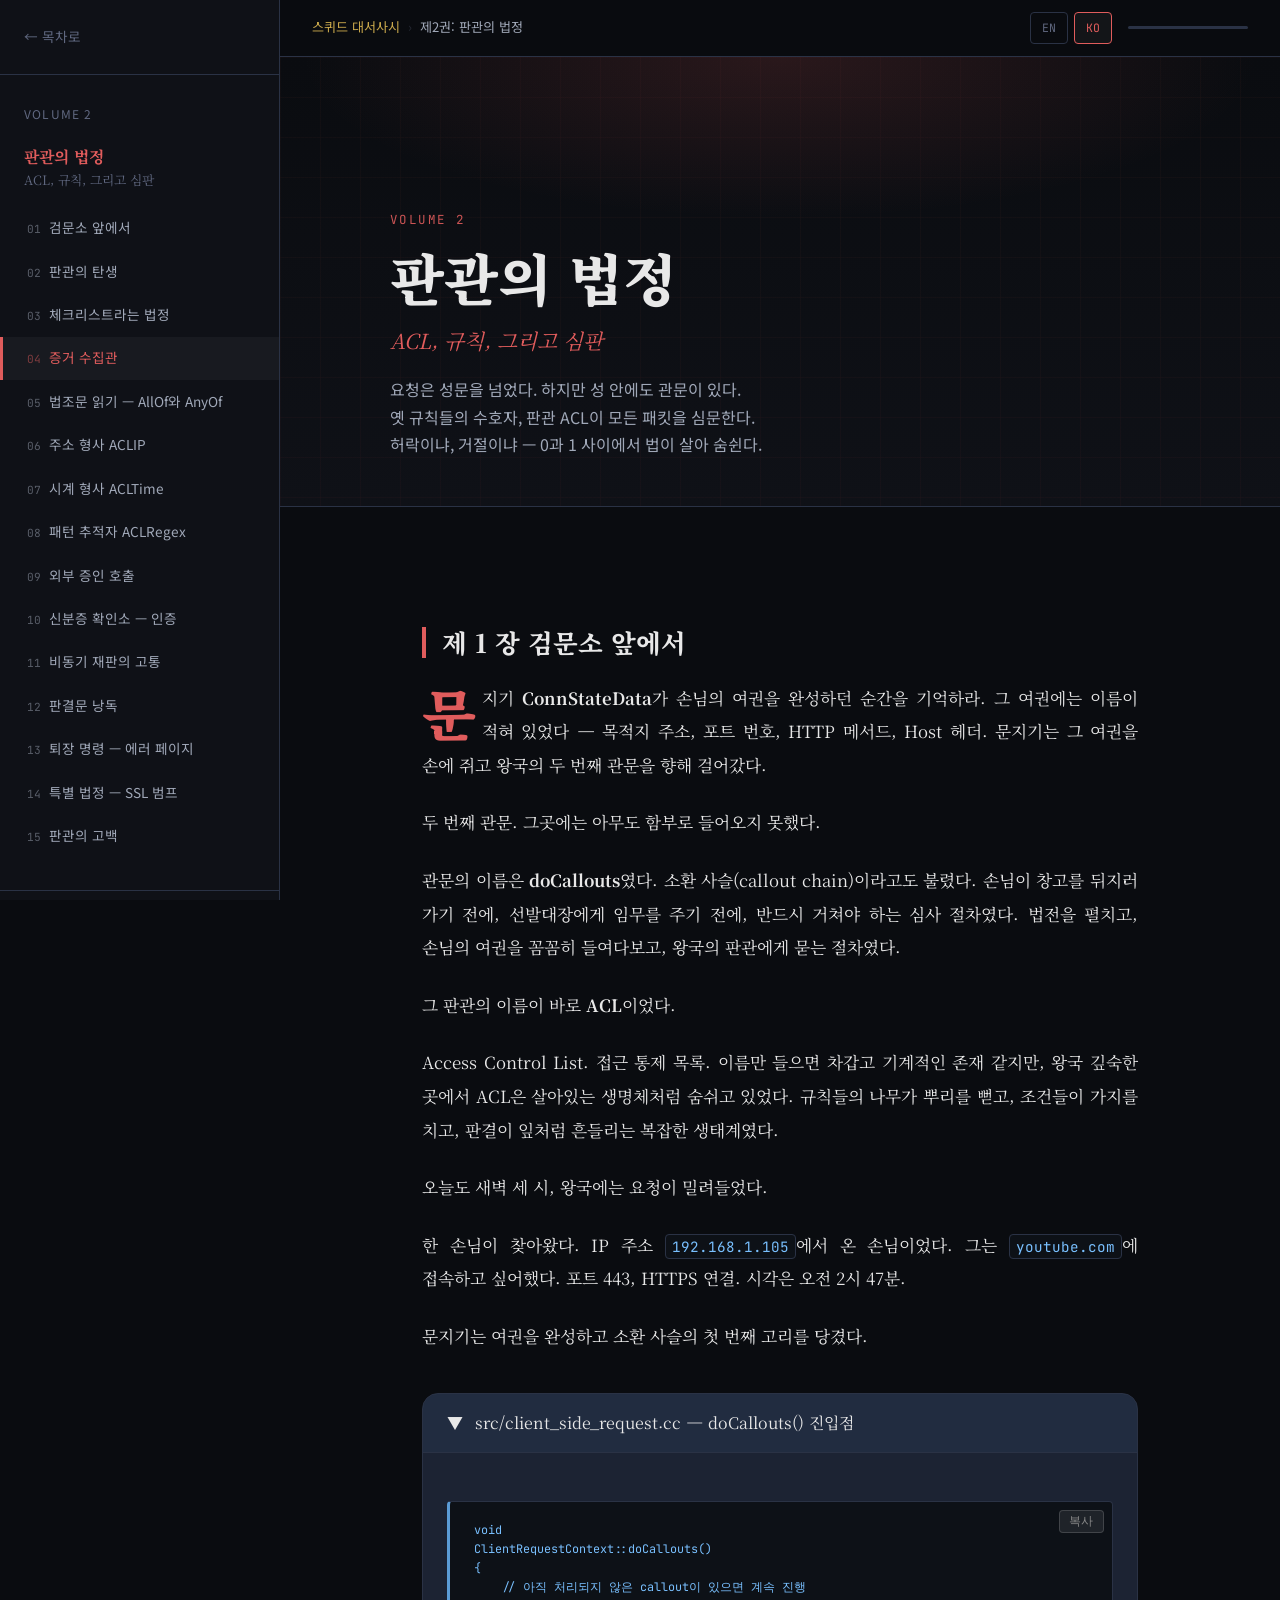
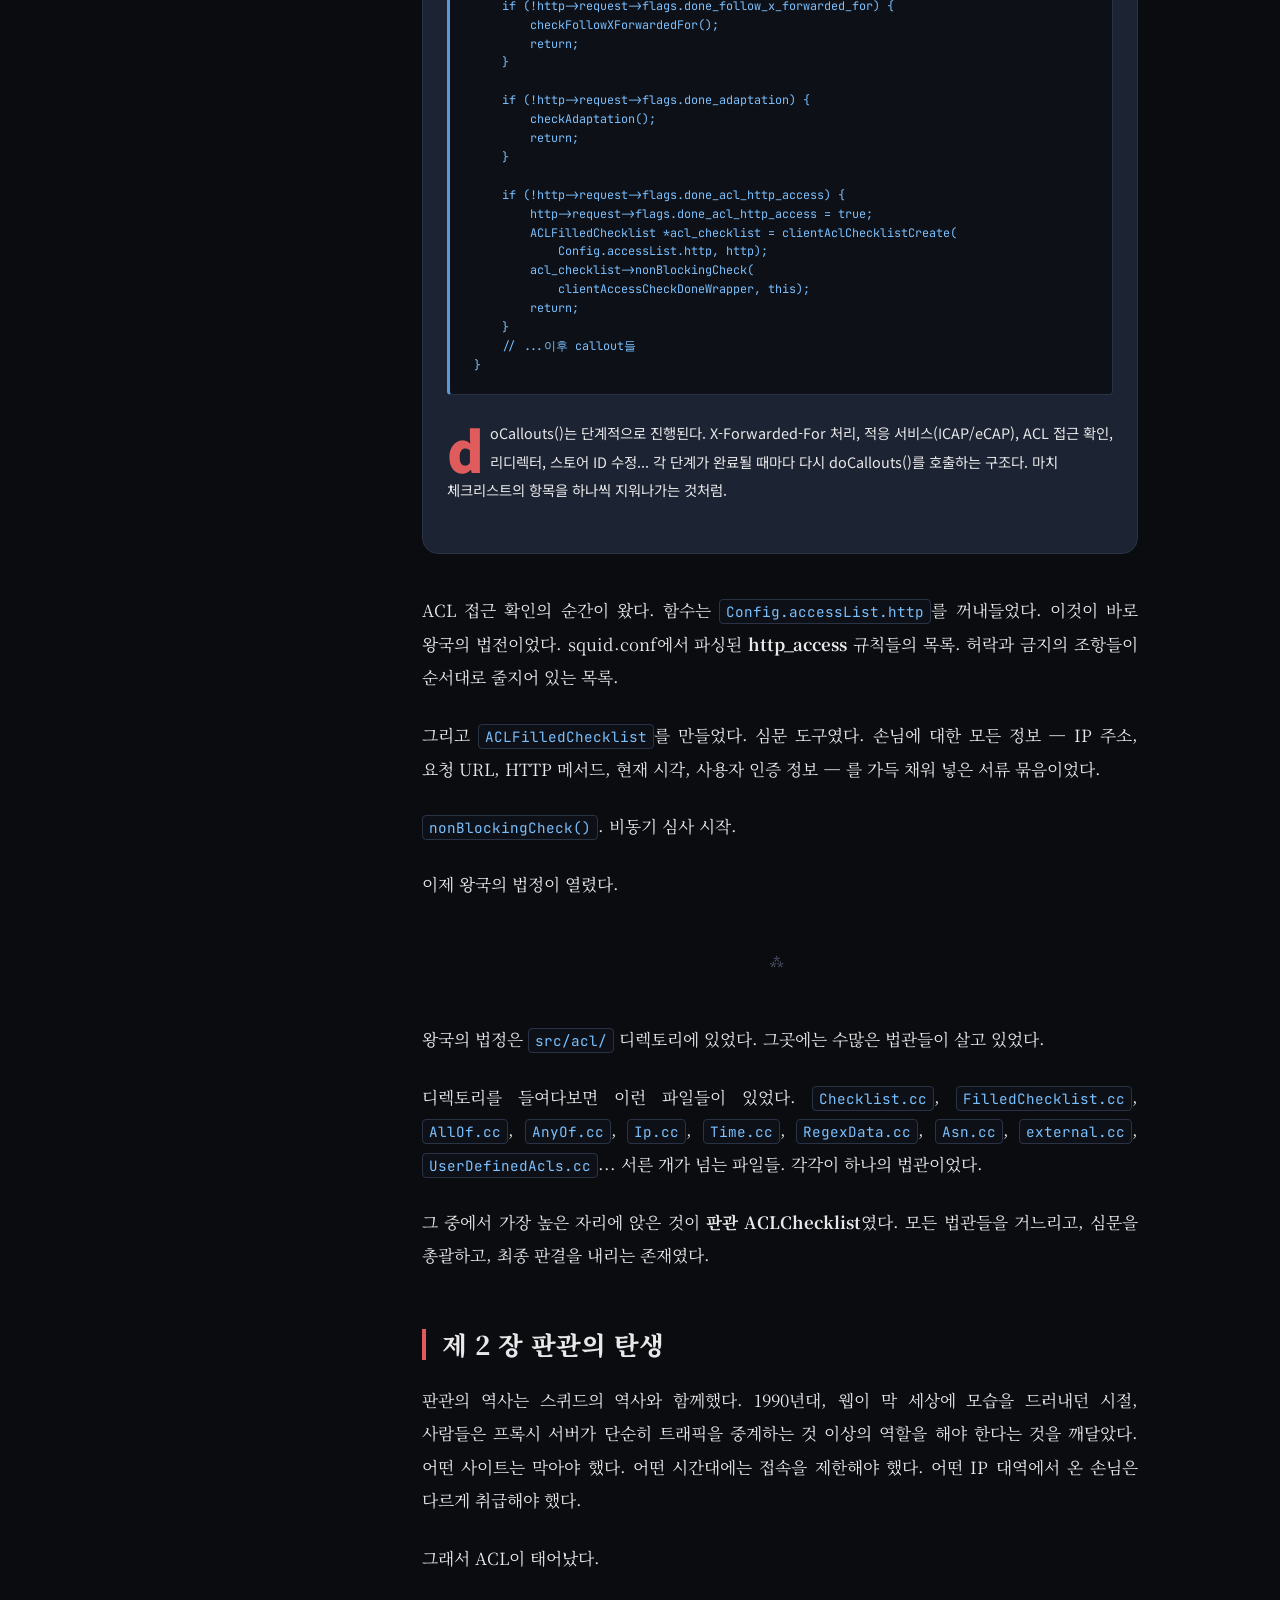
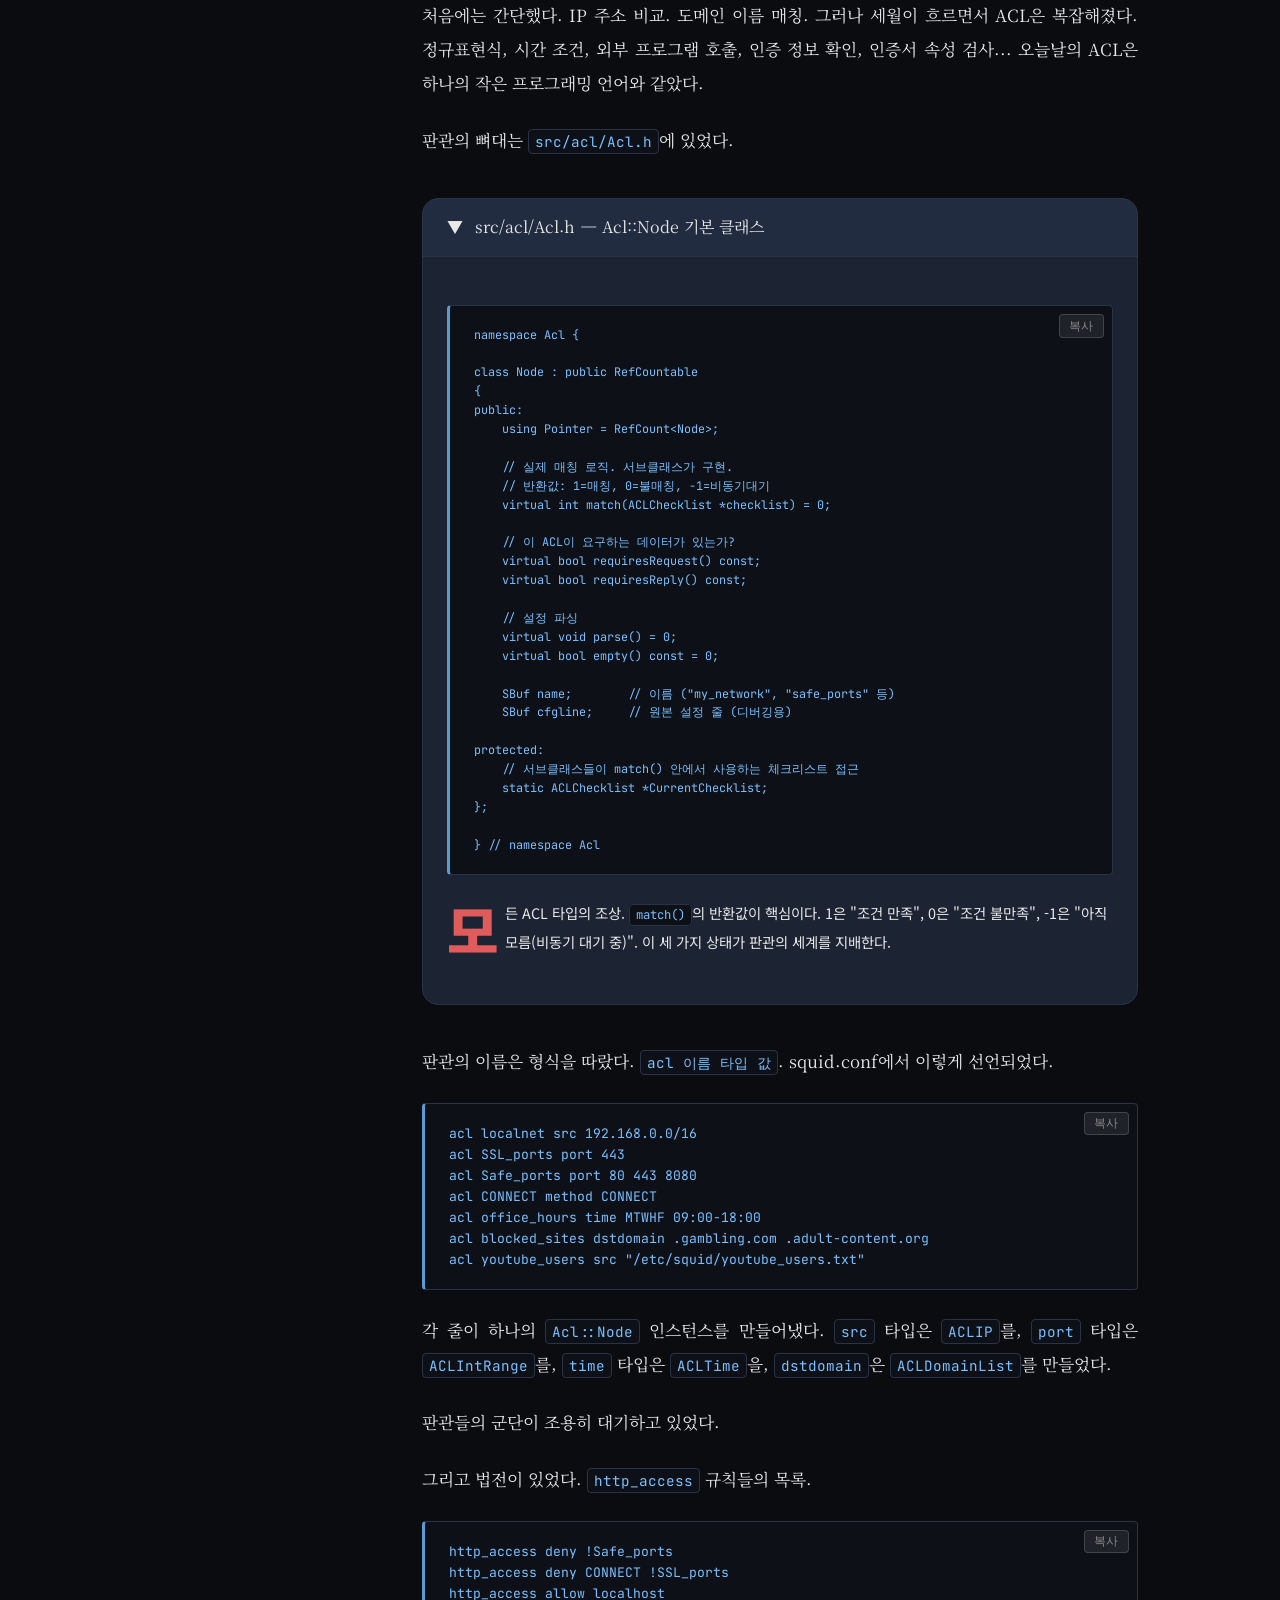
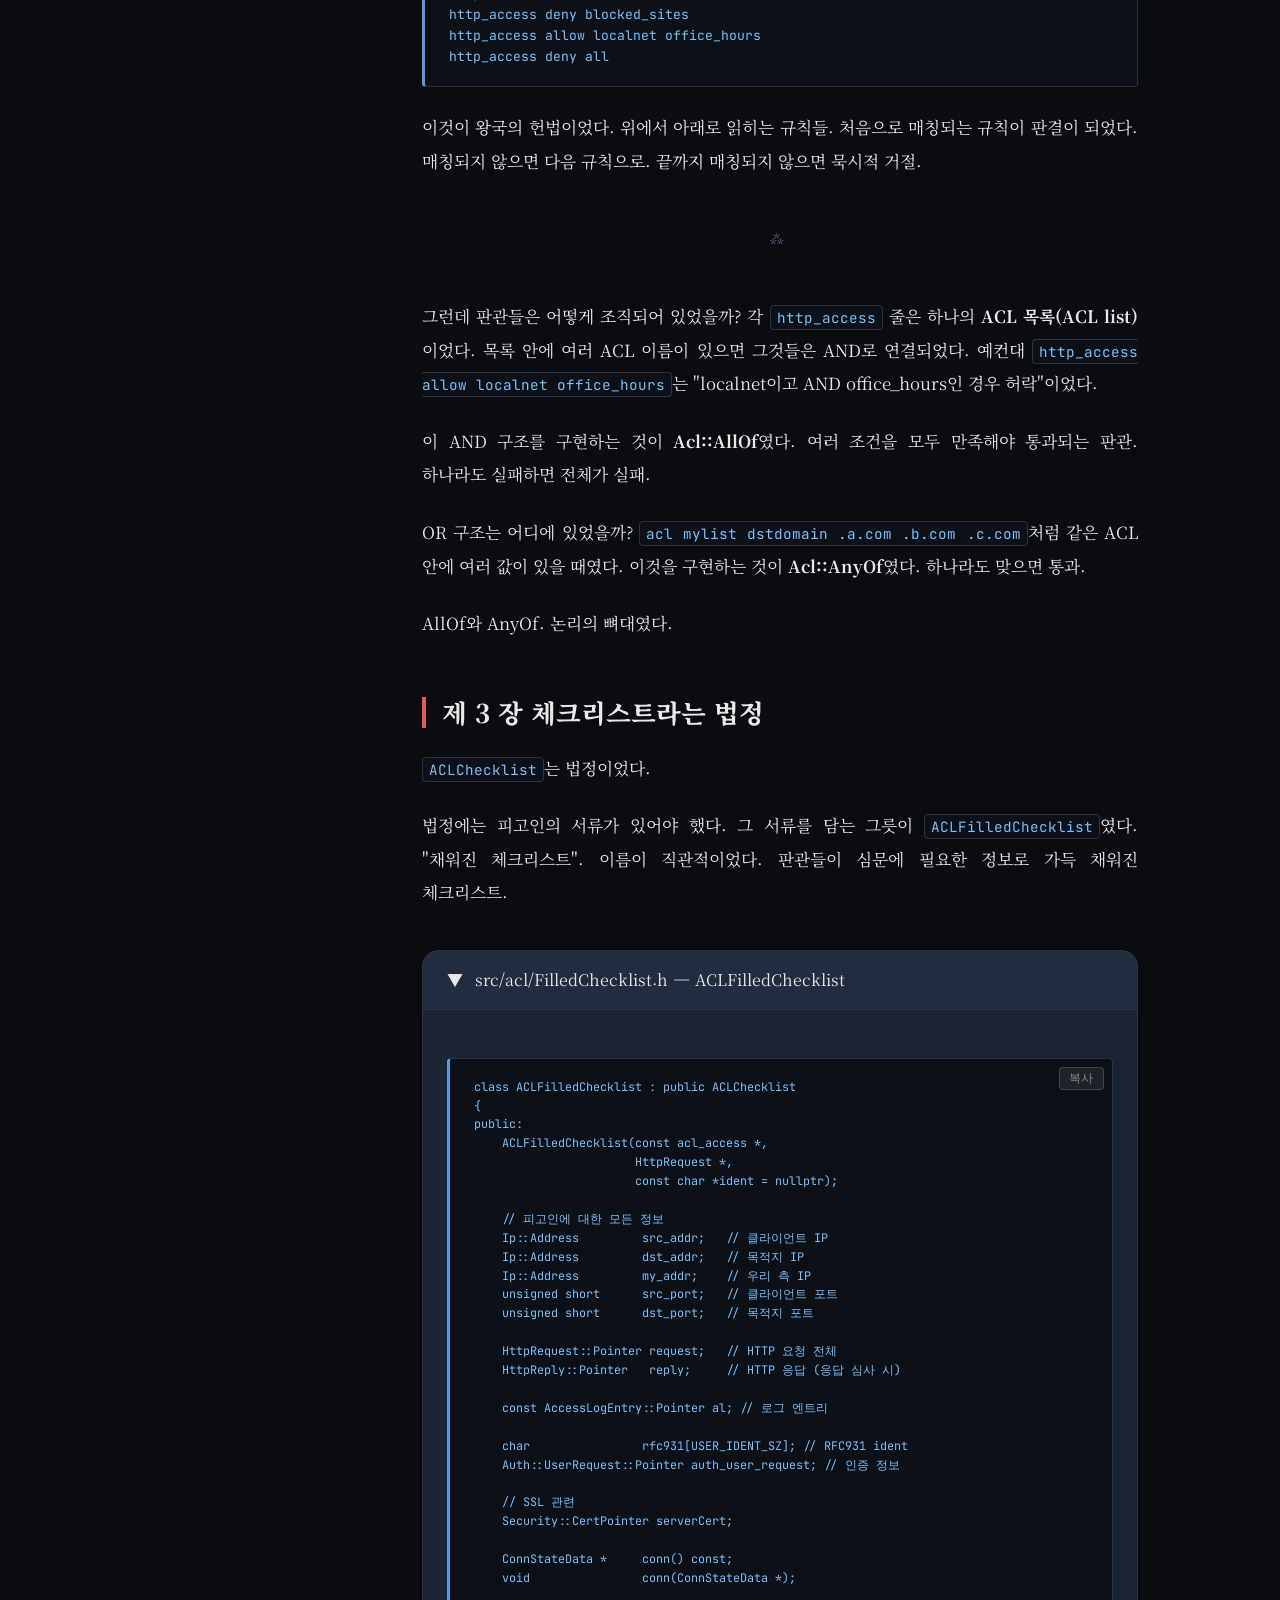
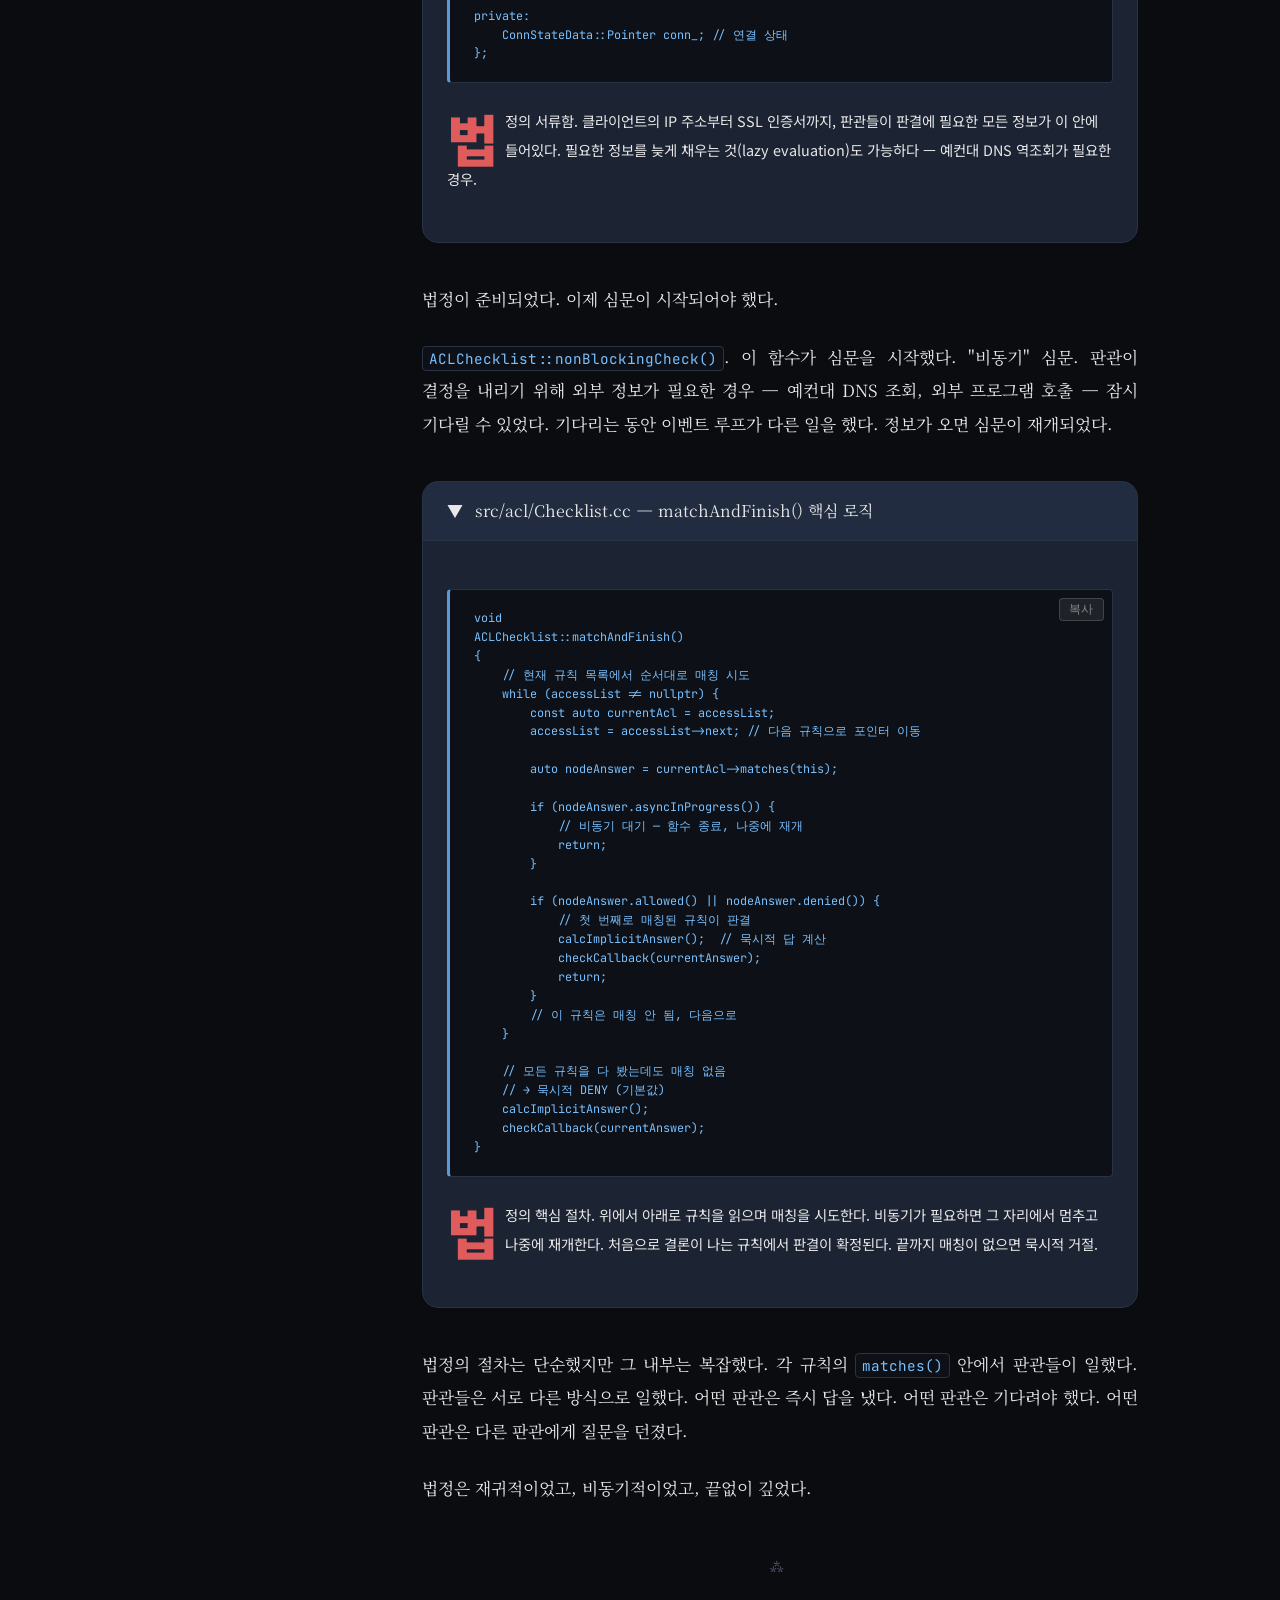
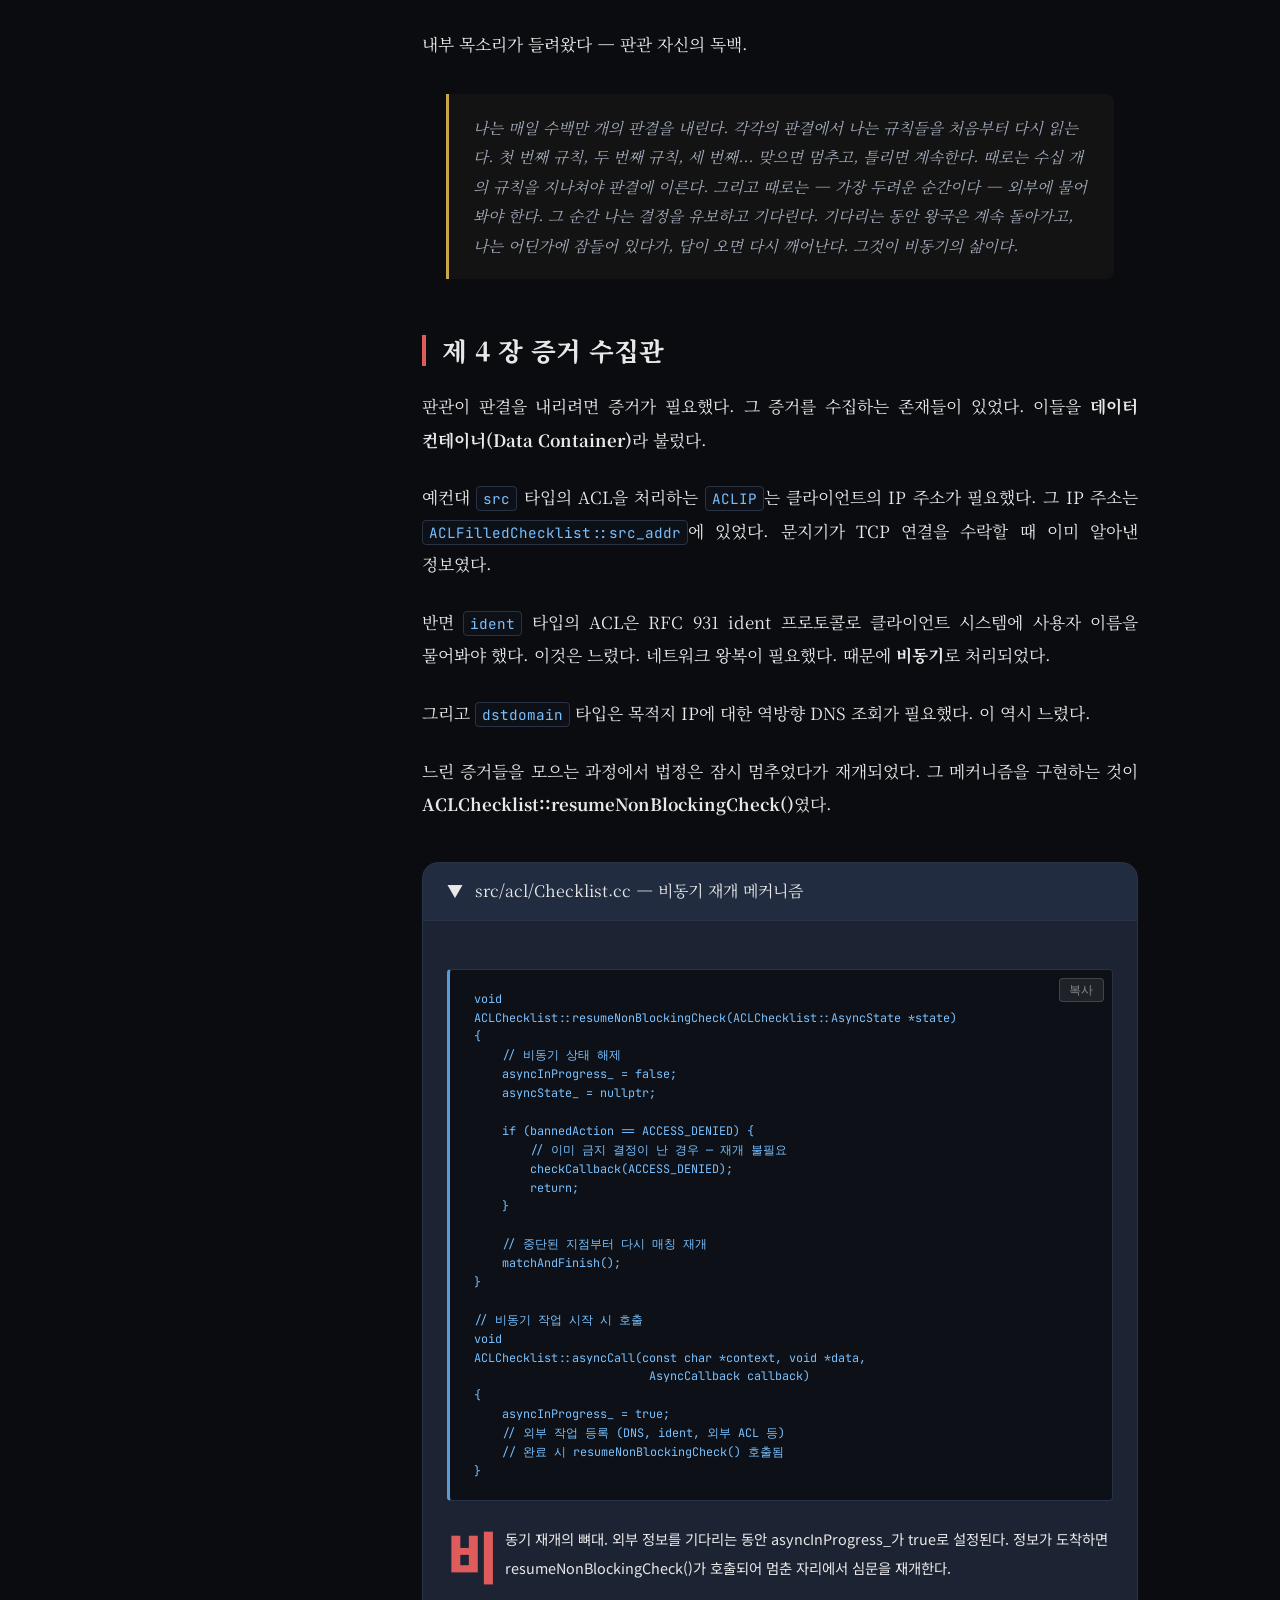
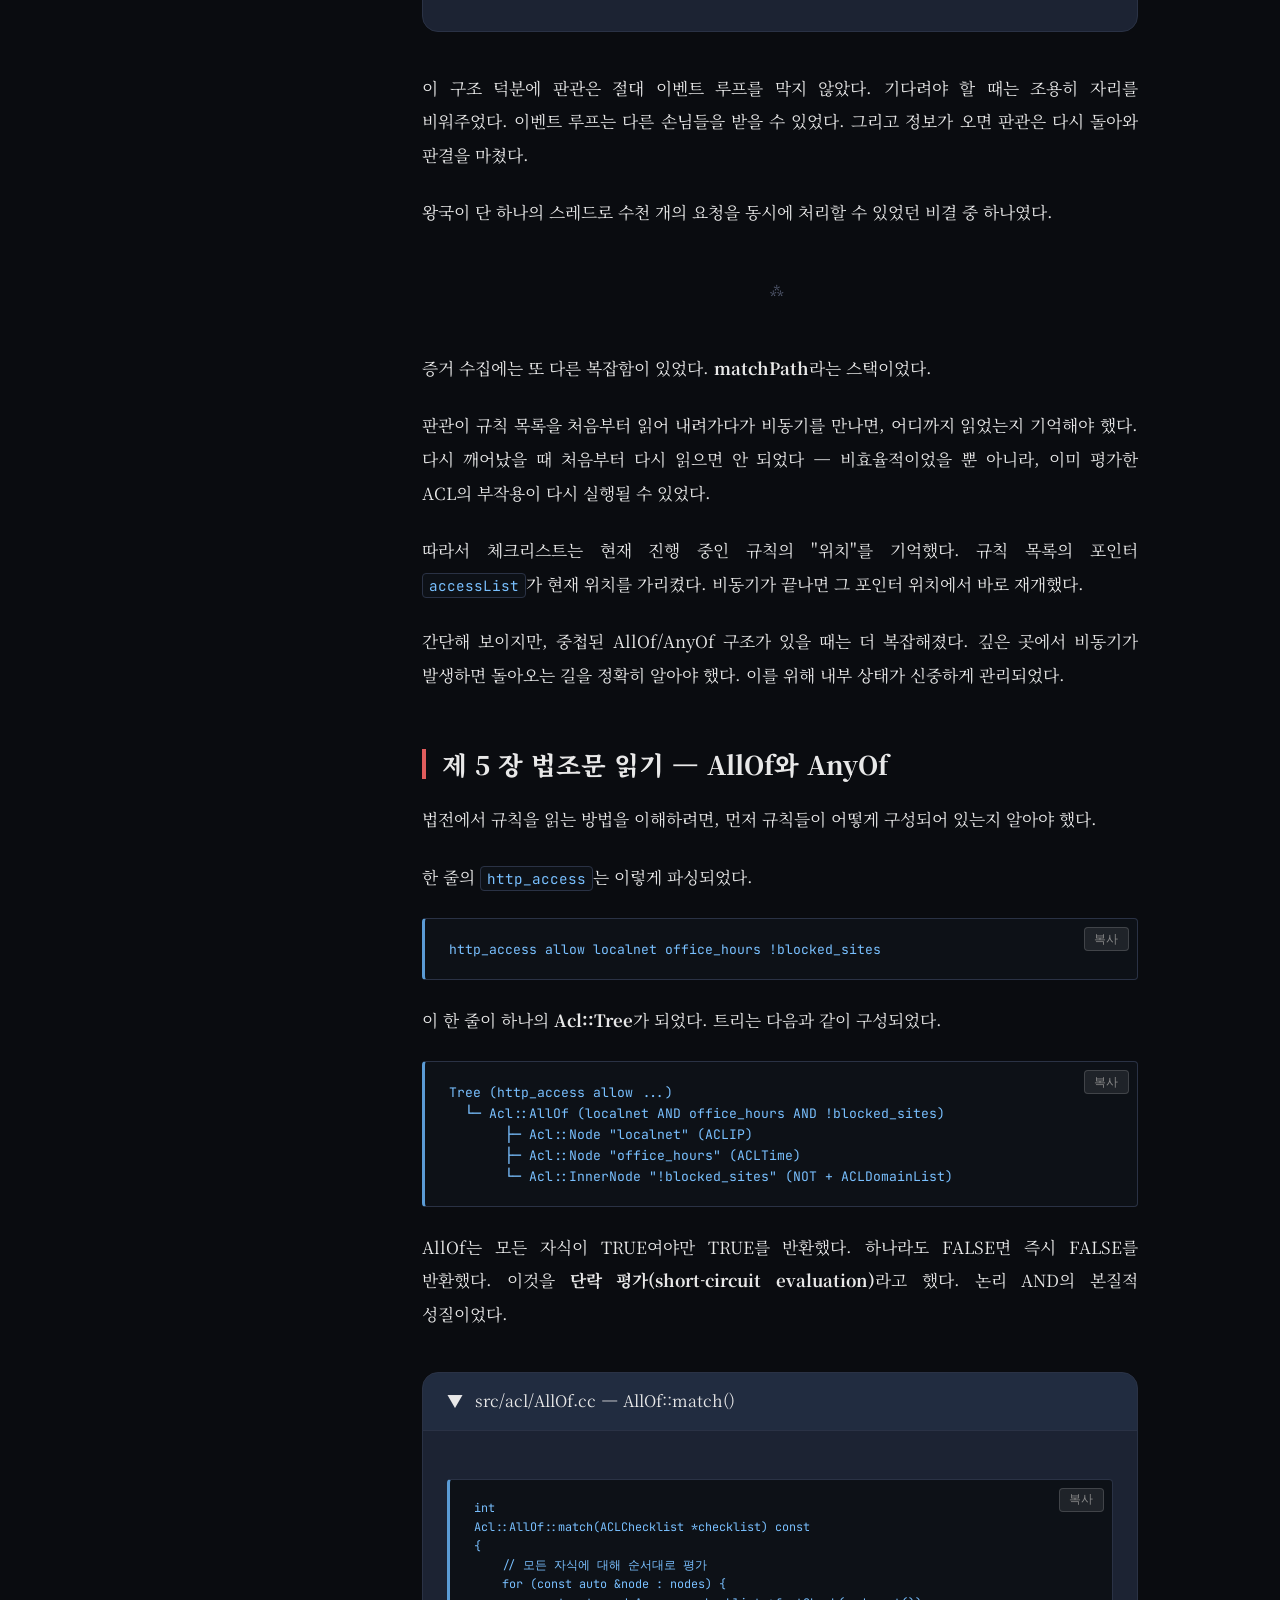
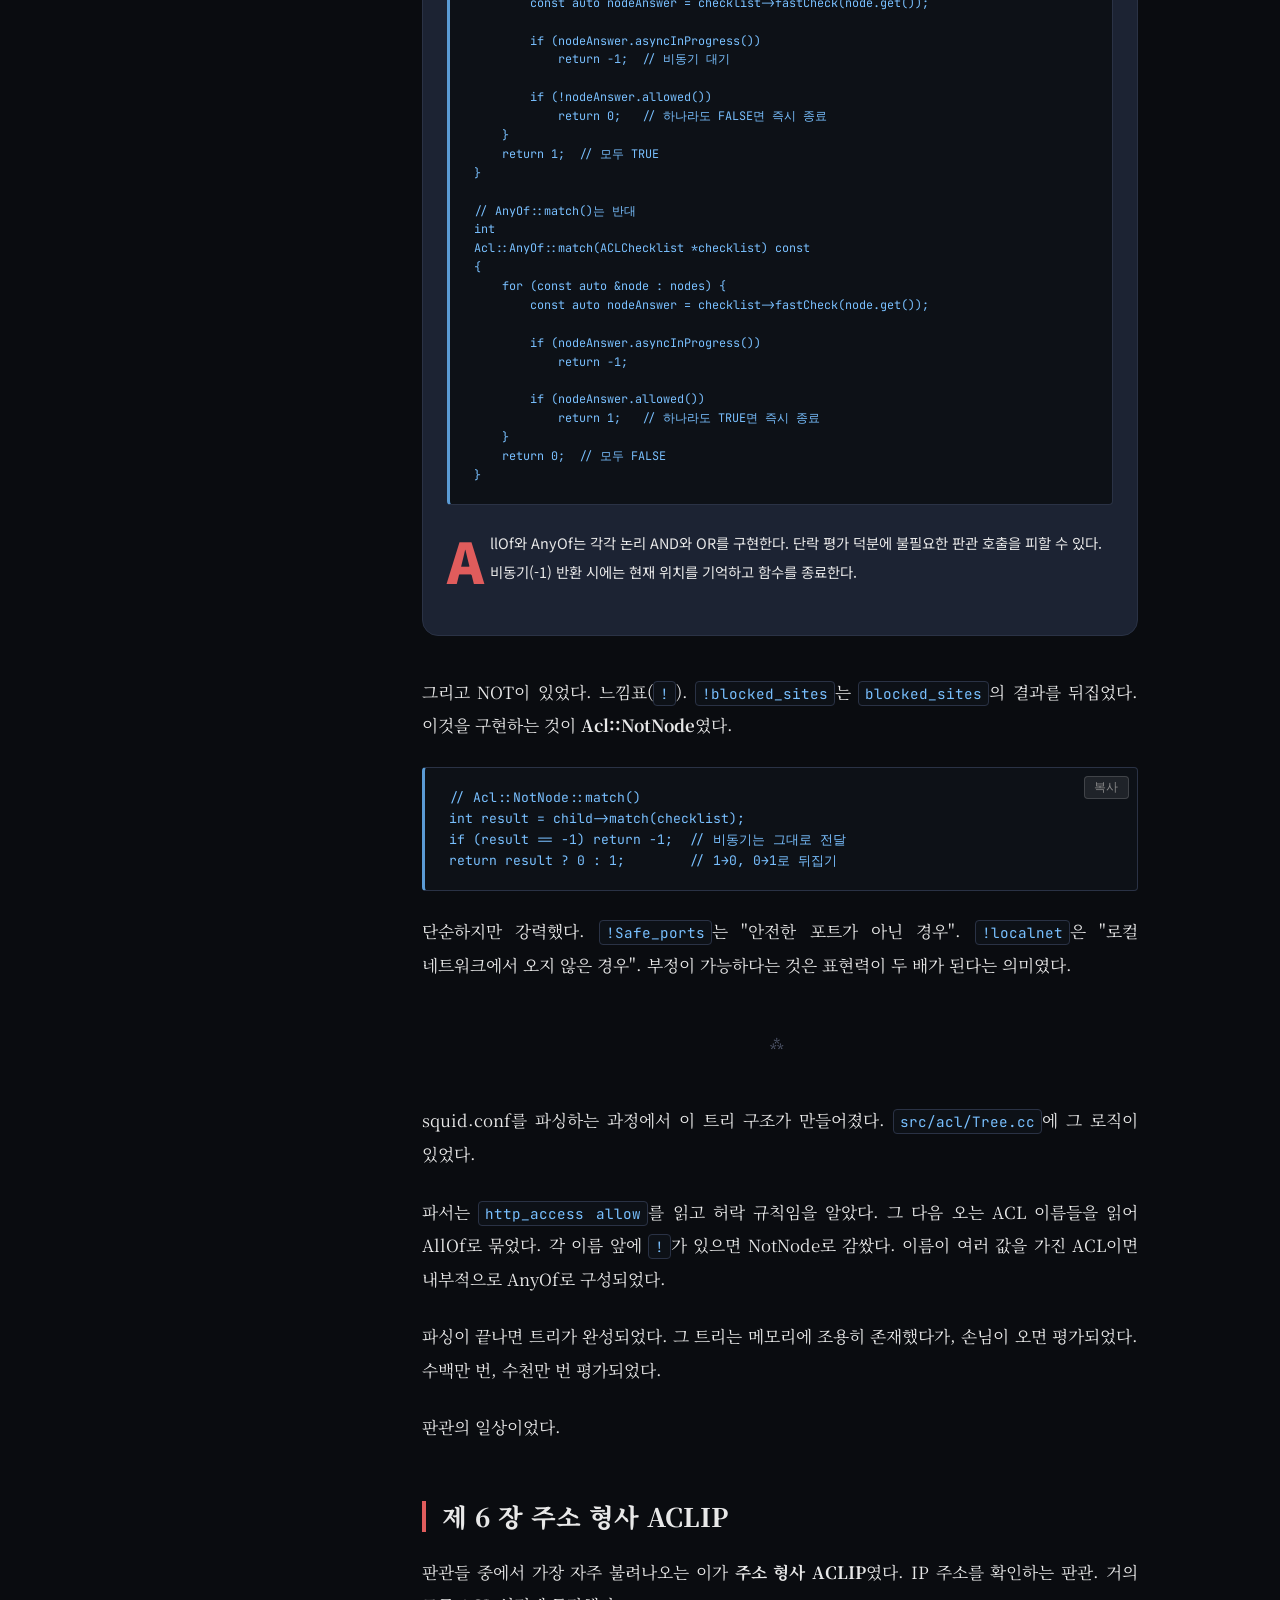
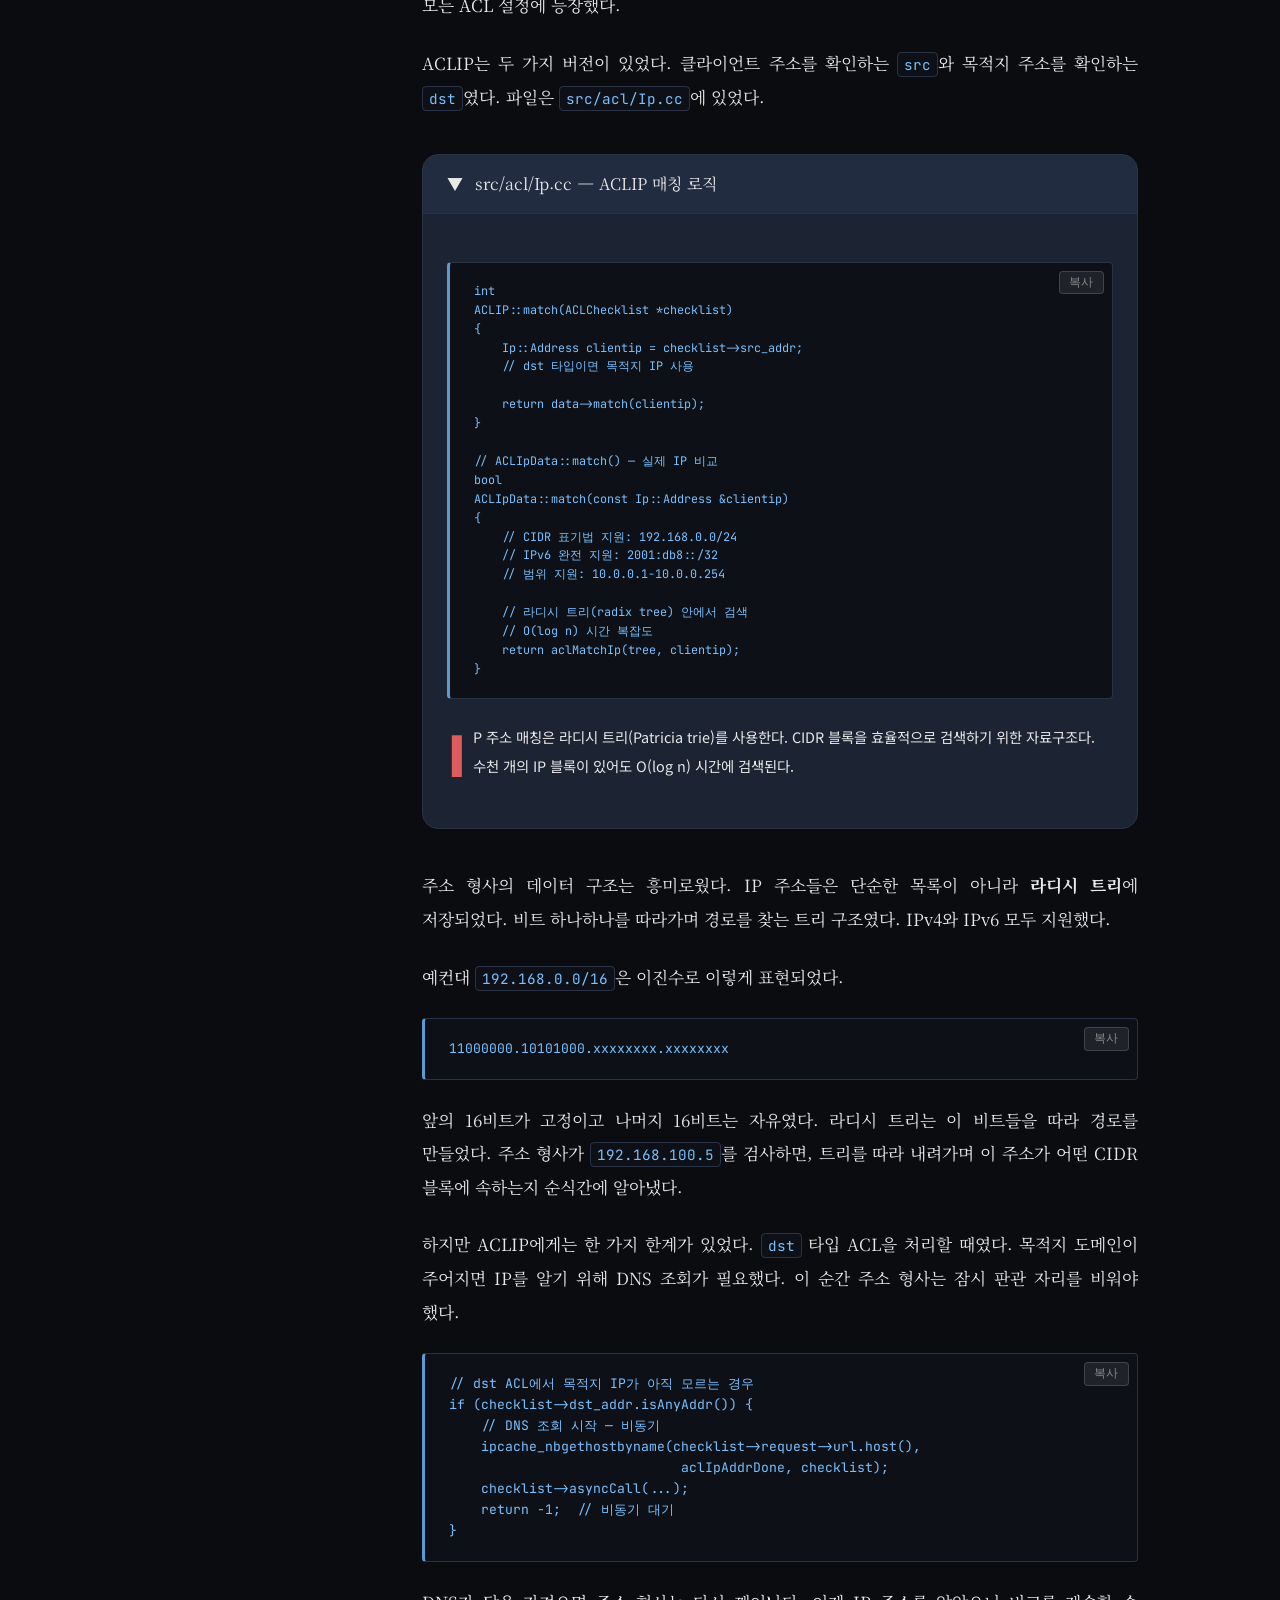
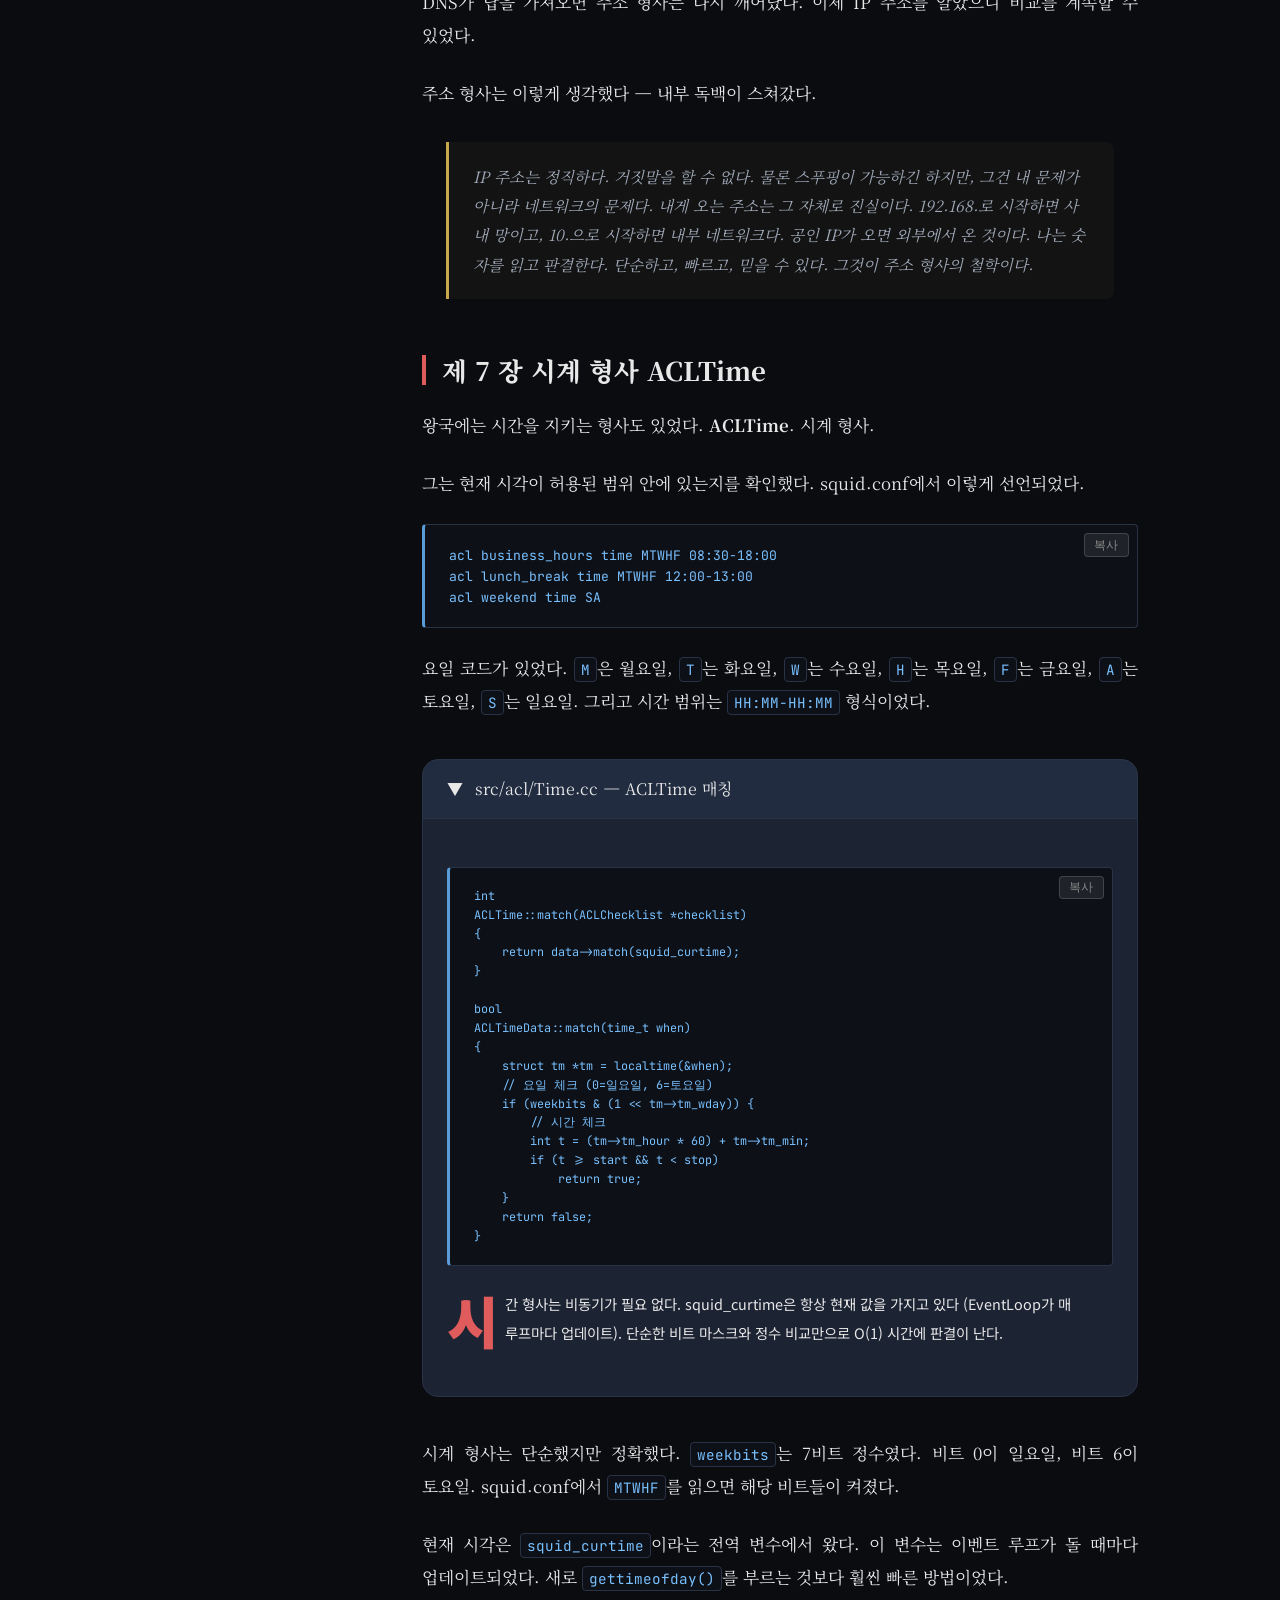
<file: vol2.html>
<!DOCTYPE html>
<html lang="ko" data-volume="2">
<head>
  <meta charset="UTF-8"/>
  <meta name="viewport" content="width=device-width,initial-scale=1"/>
  <title>제2권: 판관의 법정 — 스퀴드 대서사시</title>
  <link rel="stylesheet" href="css/style.css"/>
  <style>
    :root { --vol-color: #e05c5c; }
    .vol-index-bg {
      background: radial-gradient(ellipse 80% 60% at 50% 0%, rgba(224,92,92,.15) 0%, transparent 60%),
                  linear-gradient(180deg, #0a0c10 0%, #0f1117 100%);
    }
  </style>
</head>
<body>

<div class="novel-wrapper">
<!-- ══════ 사이드바 ══════ -->
<nav class="novel-sidebar">
  <div class="sidebar-logo">
    <a href="index.html">← 목차로</a>
  </div>
  <div class="sidebar-vol-title">VOLUME 2</div>
  <div class="sidebar-vol-name">판관의 법정<br><span style="font-size:.8rem;font-weight:400;color:var(--text-muted)">ACL, 규칙, 그리고 심판</span></div>
  <nav class="sidebar-nav">
    <a class="sidebar-chapter" href="#ch1"><span class="ch-num">01</span>검문소 앞에서</a>
    <a class="sidebar-chapter" href="#ch2"><span class="ch-num">02</span>판관의 탄생</a>
    <a class="sidebar-chapter" href="#ch3"><span class="ch-num">03</span>체크리스트라는 법정</a>
    <a class="sidebar-chapter" href="#ch4"><span class="ch-num">04</span>증거 수집관</a>
    <a class="sidebar-chapter" href="#ch5"><span class="ch-num">05</span>법조문 읽기 — AllOf와 AnyOf</a>
    <a class="sidebar-chapter" href="#ch6"><span class="ch-num">06</span>주소 형사 ACLIP</a>
    <a class="sidebar-chapter" href="#ch7"><span class="ch-num">07</span>시계 형사 ACLTime</a>
    <a class="sidebar-chapter" href="#ch8"><span class="ch-num">08</span>패턴 추적자 ACLRegex</a>
    <a class="sidebar-chapter" href="#ch9"><span class="ch-num">09</span>외부 증인 호출</a>
    <a class="sidebar-chapter" href="#ch10"><span class="ch-num">10</span>신분증 확인소 — 인증</a>
    <a class="sidebar-chapter" href="#ch11"><span class="ch-num">11</span>비동기 재판의 고통</a>
    <a class="sidebar-chapter" href="#ch12"><span class="ch-num">12</span>판결문 낭독</a>
    <a class="sidebar-chapter" href="#ch13"><span class="ch-num">13</span>퇴장 명령 — 에러 페이지</a>
    <a class="sidebar-chapter" href="#ch14"><span class="ch-num">14</span>특별 법정 — SSL 범프</a>
    <a class="sidebar-chapter" href="#ch15"><span class="ch-num">15</span>판관의 고백</a>
  </nav>
  <div class="sidebar-footer">
    <div class="vol-nav-btns">
      <a href="vol1.html" class="vol-nav-btn">← 1권</a>
      <a href="vol3.html" class="vol-nav-btn">3권 →</a>
    </div>
    <a href="/en/vol2" class="sidebar-lang-link">🇺🇸 Read in English</a>
  </div>
</nav>

<!-- ══════ 본문 ══════ -->
<main class="novel-main">
  <div class="novel-topbar">
    <div class="topbar-breadcrumb">
      <a href="index.html">스퀴드 대서사시</a>
      <span class="sep">›</span>
      <span class="current">제2권: 판관의 법정</span>
    </div>
    <div class="lang-switcher"><a href="/en/vol2" class="lang-btn">EN</a><span class="lang-btn active">KO</span></div>
    <div class="progress-bar"><div class="progress-fill"></div></div>
  </div>

  <!-- ══ 볼륨 히어로 ══ -->
  <div class="vol-index-hero" style="min-height:50vh">
    <div class="vol-index-bg" style="position:absolute;inset:0;z-index:0"></div>
    <div style="position:absolute;inset:0;z-index:0;background-image:linear-gradient(rgba(224,92,92,.03) 1px,transparent 1px),linear-gradient(90deg,rgba(224,92,92,.03) 1px,transparent 1px);background-size:40px 40px"></div>
    <div class="vol-index-content" style="padding-top:6rem">
      <div class="vol-label">Volume 2</div>
      <h1 class="vol-main-title">판관의 법정</h1>
      <p class="vol-main-subtitle">ACL, 규칙, 그리고 심판</p>
      <p class="vol-main-desc">
        요청은 성문을 넘었다. 하지만 성 안에도 관문이 있다.<br>
        옛 규칙들의 수호자, 판관 ACL이 모든 패킷을 심문한다.<br>
        허락이냐, 거절이냐 — 0과 1 사이에서 법이 살아 숨쉰다.
      </p>
    </div>
  </div>

  <article class="novel-content">

<!-- ════════════════════ 제1장 ════════════════════ -->
<h2 class="chapter-title" id="ch1">
  <span class="chapter-number">제 1 장</span>
  검문소 앞에서
</h2>

<p>문지기 <strong>ConnStateData</strong>가 손님의 여권을 완성하던 순간을 기억하라. 그 여권에는 이름이 적혀 있었다 — 목적지 주소, 포트 번호, HTTP 메서드, Host 헤더. 문지기는 그 여권을 손에 쥐고 왕국의 두 번째 관문을 향해 걸어갔다.</p>

<p>두 번째 관문. 그곳에는 아무도 함부로 들어오지 못했다.</p>

<p>관문의 이름은 <strong>doCallouts</strong>였다. 소환 사슬(callout chain)이라고도 불렸다. 손님이 창고를 뒤지러 가기 전에, 선발대장에게 임무를 주기 전에, 반드시 거쳐야 하는 심사 절차였다. 법전을 펼치고, 손님의 여권을 꼼꼼히 들여다보고, 왕국의 판관에게 묻는 절차였다.</p>

<p>그 판관의 이름이 바로 <strong>ACL</strong>이었다.</p>

<p>Access Control List. 접근 통제 목록. 이름만 들으면 차갑고 기계적인 존재 같지만, 왕국 깊숙한 곳에서 ACL은 살아있는 생명체처럼 숨쉬고 있었다. 규칙들의 나무가 뿌리를 뻗고, 조건들이 가지를 치고, 판결이 잎처럼 흔들리는 복잡한 생태계였다.</p>

<p>오늘도 새벽 세 시, 왕국에는 요청이 밀려들었다.</p>

<p>한 손님이 찾아왔다. IP 주소 <code>192.168.1.105</code>에서 온 손님이었다. 그는 <code>youtube.com</code>에 접속하고 싶어했다. 포트 443, HTTPS 연결. 시각은 오전 2시 47분.</p>

<p>문지기는 여권을 완성하고 소환 사슬의 첫 번째 고리를 당겼다.</p>

<div class="tech-box">
  <div class="tech-box-header"><span class="tech-box-toggle">▼</span> src/client_side_request.cc — doCallouts() 진입점</div>
  <div class="tech-box-body">
<pre><code>void
ClientRequestContext::doCallouts()
{
    // 아직 처리되지 않은 callout이 있으면 계속 진행
    if (!http->request->flags.done_follow_x_forwarded_for) {
        checkFollowXForwardedFor();
        return;
    }

    if (!http->request->flags.done_adaptation) {
        checkAdaptation();
        return;
    }

    if (!http->request->flags.done_acl_http_access) {
        http->request->flags.done_acl_http_access = true;
        ACLFilledChecklist *acl_checklist = clientAclChecklistCreate(
            Config.accessList.http, http);
        acl_checklist->nonBlockingCheck(
            clientAccessCheckDoneWrapper, this);
        return;
    }
    // ...이후 callout들
}</code></pre>
    <p>doCallouts()는 단계적으로 진행된다. X-Forwarded-For 처리, 적응 서비스(ICAP/eCAP), ACL 접근 확인, 리디렉터, 스토어 ID 수정... 각 단계가 완료될 때마다 다시 doCallouts()를 호출하는 구조다. 마치 체크리스트의 항목을 하나씩 지워나가는 것처럼.</p>
  </div>
</div>

<p>ACL 접근 확인의 순간이 왔다. 함수는 <code>Config.accessList.http</code>를 꺼내들었다. 이것이 바로 왕국의 법전이었다. squid.conf에서 파싱된 <strong>http_access</strong> 규칙들의 목록. 허락과 금지의 조항들이 순서대로 줄지어 있는 목록.</p>

<p>그리고 <code>ACLFilledChecklist</code>를 만들었다. 심문 도구였다. 손님에 대한 모든 정보 — IP 주소, 요청 URL, HTTP 메서드, 현재 시각, 사용자 인증 정보 — 를 가득 채워 넣은 서류 묶음이었다.</p>

<p><code>nonBlockingCheck()</code>. 비동기 심사 시작.</p>

<p>이제 왕국의 법정이 열렸다.</p>

<div class="scene-break">⁂</div>

<p>왕국의 법정은 <code>src/acl/</code> 디렉토리에 있었다. 그곳에는 수많은 법관들이 살고 있었다.</p>

<p>디렉토리를 들여다보면 이런 파일들이 있었다. <code>Checklist.cc</code>, <code>FilledChecklist.cc</code>, <code>AllOf.cc</code>, <code>AnyOf.cc</code>, <code>Ip.cc</code>, <code>Time.cc</code>, <code>RegexData.cc</code>, <code>Asn.cc</code>, <code>external.cc</code>, <code>UserDefinedAcls.cc</code>... 서른 개가 넘는 파일들. 각각이 하나의 법관이었다.</p>

<p>그 중에서 가장 높은 자리에 앉은 것이 <strong>판관 ACLChecklist</strong>였다. 모든 법관들을 거느리고, 심문을 총괄하고, 최종 판결을 내리는 존재였다.</p>

<!-- ════════════════════ 제2장 ════════════════════ -->
<h2 class="chapter-title" id="ch2">
  <span class="chapter-number">제 2 장</span>
  판관의 탄생
</h2>

<p>판관의 역사는 스퀴드의 역사와 함께했다. 1990년대, 웹이 막 세상에 모습을 드러내던 시절, 사람들은 프록시 서버가 단순히 트래픽을 중계하는 것 이상의 역할을 해야 한다는 것을 깨달았다. 어떤 사이트는 막아야 했다. 어떤 시간대에는 접속을 제한해야 했다. 어떤 IP 대역에서 온 손님은 다르게 취급해야 했다.</p>

<p>그래서 ACL이 태어났다.</p>

<p>처음에는 간단했다. IP 주소 비교. 도메인 이름 매칭. 그러나 세월이 흐르면서 ACL은 복잡해졌다. 정규표현식, 시간 조건, 외부 프로그램 호출, 인증 정보 확인, 인증서 속성 검사... 오늘날의 ACL은 하나의 작은 프로그래밍 언어와 같았다.</p>

<p>판관의 뼈대는 <code>src/acl/Acl.h</code>에 있었다.</p>

<div class="tech-box">
  <div class="tech-box-header"><span class="tech-box-toggle">▼</span> src/acl/Acl.h — Acl::Node 기본 클래스</div>
  <div class="tech-box-body">
<pre><code>namespace Acl {

class Node : public RefCountable
{
public:
    using Pointer = RefCount&lt;Node&gt;;

    // 실제 매칭 로직. 서브클래스가 구현.
    // 반환값: 1=매칭, 0=불매칭, -1=비동기대기
    virtual int match(ACLChecklist *checklist) = 0;

    // 이 ACL이 요구하는 데이터가 있는가?
    virtual bool requiresRequest() const;
    virtual bool requiresReply() const;

    // 설정 파싱
    virtual void parse() = 0;
    virtual bool empty() const = 0;

    SBuf name;        // 이름 ("my_network", "safe_ports" 등)
    SBuf cfgline;     // 원본 설정 줄 (디버깅용)

protected:
    // 서브클래스들이 match() 안에서 사용하는 체크리스트 접근
    static ACLChecklist *CurrentChecklist;
};

} // namespace Acl</code></pre>
    <p>모든 ACL 타입의 조상. <code>match()</code>의 반환값이 핵심이다. 1은 "조건 만족", 0은 "조건 불만족", -1은 "아직 모름(비동기 대기 중)". 이 세 가지 상태가 판관의 세계를 지배한다.</p>
  </div>
</div>

<p>판관의 이름은 형식을 따랐다. <code>acl 이름 타입 값</code>. squid.conf에서 이렇게 선언되었다.</p>

<pre class="code-block"><code>acl localnet src 192.168.0.0/16
acl SSL_ports port 443
acl Safe_ports port 80 443 8080
acl CONNECT method CONNECT
acl office_hours time MTWHF 09:00-18:00
acl blocked_sites dstdomain .gambling.com .adult-content.org
acl youtube_users src "/etc/squid/youtube_users.txt"</code></pre>

<p>각 줄이 하나의 <code>Acl::Node</code> 인스턴스를 만들어냈다. <code>src</code> 타입은 <code>ACLIP</code>를, <code>port</code> 타입은 <code>ACLIntRange</code>를, <code>time</code> 타입은 <code>ACLTime</code>을, <code>dstdomain</code>은 <code>ACLDomainList</code>를 만들었다.</p>

<p>판관들의 군단이 조용히 대기하고 있었다.</p>

<p>그리고 법전이 있었다. <code>http_access</code> 규칙들의 목록.</p>

<pre class="code-block"><code>http_access deny !Safe_ports
http_access deny CONNECT !SSL_ports
http_access allow localhost
http_access deny blocked_sites
http_access allow localnet office_hours
http_access deny all</code></pre>

<p>이것이 왕국의 헌법이었다. 위에서 아래로 읽히는 규칙들. 처음으로 매칭되는 규칙이 판결이 되었다. 매칭되지 않으면 다음 규칙으로. 끝까지 매칭되지 않으면 묵시적 거절.</p>

<div class="scene-break">⁂</div>

<p>그런데 판관들은 어떻게 조직되어 있었을까? 각 <code>http_access</code> 줄은 하나의 <strong>ACL 목록(ACL list)</strong>이었다. 목록 안에 여러 ACL 이름이 있으면 그것들은 AND로 연결되었다. 예컨대 <code>http_access allow localnet office_hours</code>는 "localnet이고 AND office_hours인 경우 허락"이었다.</p>

<p>이 AND 구조를 구현하는 것이 <strong>Acl::AllOf</strong>였다. 여러 조건을 모두 만족해야 통과되는 판관. 하나라도 실패하면 전체가 실패.</p>

<p>OR 구조는 어디에 있었을까? <code>acl mylist dstdomain .a.com .b.com .c.com</code>처럼 같은 ACL 안에 여러 값이 있을 때였다. 이것을 구현하는 것이 <strong>Acl::AnyOf</strong>였다. 하나라도 맞으면 통과.</p>

<p>AllOf와 AnyOf. 논리의 뼈대였다.</p>

<!-- ════════════════════ 제3장 ════════════════════ -->
<h2 class="chapter-title" id="ch3">
  <span class="chapter-number">제 3 장</span>
  체크리스트라는 법정
</h2>

<p><code>ACLChecklist</code>는 법정이었다.</p>

<p>법정에는 피고인의 서류가 있어야 했다. 그 서류를 담는 그릇이 <code>ACLFilledChecklist</code>였다. "채워진 체크리스트". 이름이 직관적이었다. 판관들이 심문에 필요한 정보로 가득 채워진 체크리스트.</p>

<div class="tech-box">
  <div class="tech-box-header"><span class="tech-box-toggle">▼</span> src/acl/FilledChecklist.h — ACLFilledChecklist</div>
  <div class="tech-box-body">
<pre><code>class ACLFilledChecklist : public ACLChecklist
{
public:
    ACLFilledChecklist(const acl_access *,
                       HttpRequest *,
                       const char *ident = nullptr);

    // 피고인에 대한 모든 정보
    Ip::Address         src_addr;   // 클라이언트 IP
    Ip::Address         dst_addr;   // 목적지 IP
    Ip::Address         my_addr;    // 우리 측 IP
    unsigned short      src_port;   // 클라이언트 포트
    unsigned short      dst_port;   // 목적지 포트

    HttpRequest::Pointer request;   // HTTP 요청 전체
    HttpReply::Pointer   reply;     // HTTP 응답 (응답 심사 시)

    const AccessLogEntry::Pointer al; // 로그 엔트리

    char                rfc931[USER_IDENT_SZ]; // RFC931 ident
    Auth::UserRequest::Pointer auth_user_request; // 인증 정보

    // SSL 관련
    Security::CertPointer serverCert;

    ConnStateData *     conn() const;
    void                conn(ConnStateData *);

private:
    ConnStateData::Pointer conn_; // 연결 상태
};</code></pre>
    <p>법정의 서류함. 클라이언트의 IP 주소부터 SSL 인증서까지, 판관들이 판결에 필요한 모든 정보가 이 안에 들어있다. 필요한 정보를 늦게 채우는 것(lazy evaluation)도 가능하다 — 예컨대 DNS 역조회가 필요한 경우.</p>
  </div>
</div>

<p>법정이 준비되었다. 이제 심문이 시작되어야 했다.</p>

<p><code>ACLChecklist::nonBlockingCheck()</code>. 이 함수가 심문을 시작했다. "비동기" 심문. 판관이 결정을 내리기 위해 외부 정보가 필요한 경우 — 예컨대 DNS 조회, 외부 프로그램 호출 — 잠시 기다릴 수 있었다. 기다리는 동안 이벤트 루프가 다른 일을 했다. 정보가 오면 심문이 재개되었다.</p>

<div class="tech-box">
  <div class="tech-box-header"><span class="tech-box-toggle">▼</span> src/acl/Checklist.cc — matchAndFinish() 핵심 로직</div>
  <div class="tech-box-body">
<pre><code>void
ACLChecklist::matchAndFinish()
{
    // 현재 규칙 목록에서 순서대로 매칭 시도
    while (accessList != nullptr) {
        const auto currentAcl = accessList;
        accessList = accessList->next; // 다음 규칙으로 포인터 이동

        auto nodeAnswer = currentAcl->matches(this);

        if (nodeAnswer.asyncInProgress()) {
            // 비동기 대기 — 함수 종료, 나중에 재개
            return;
        }

        if (nodeAnswer.allowed() || nodeAnswer.denied()) {
            // 첫 번째로 매칭된 규칙이 판결
            calcImplicitAnswer();  // 묵시적 답 계산
            checkCallback(currentAnswer);
            return;
        }
        // 이 규칙은 매칭 안 됨, 다음으로
    }

    // 모든 규칙을 다 봤는데도 매칭 없음
    // → 묵시적 DENY (기본값)
    calcImplicitAnswer();
    checkCallback(currentAnswer);
}</code></pre>
    <p>법정의 핵심 절차. 위에서 아래로 규칙을 읽으며 매칭을 시도한다. 비동기가 필요하면 그 자리에서 멈추고 나중에 재개한다. 처음으로 결론이 나는 규칙에서 판결이 확정된다. 끝까지 매칭이 없으면 묵시적 거절.</p>
  </div>
</div>

<p>법정의 절차는 단순했지만 그 내부는 복잡했다. 각 규칙의 <code>matches()</code> 안에서 판관들이 일했다. 판관들은 서로 다른 방식으로 일했다. 어떤 판관은 즉시 답을 냈다. 어떤 판관은 기다려야 했다. 어떤 판관은 다른 판관에게 질문을 던졌다.</p>

<p>법정은 재귀적이었고, 비동기적이었고, 끝없이 깊었다.</p>

<div class="scene-break">⁂</div>

<p>내부 목소리가 들려왔다 — 판관 자신의 독백.</p>

<blockquote class="inner-voice">
나는 매일 수백만 개의 판결을 내린다. 각각의 판결에서 나는 규칙들을 처음부터 다시 읽는다. 첫 번째 규칙, 두 번째 규칙, 세 번째... 맞으면 멈추고, 틀리면 계속한다. 때로는 수십 개의 규칙을 지나쳐야 판결에 이른다. 그리고 때로는 — 가장 두려운 순간이다 — 외부에 물어봐야 한다. 그 순간 나는 결정을 유보하고 기다린다. 기다리는 동안 왕국은 계속 돌아가고, 나는 어딘가에 잠들어 있다가, 답이 오면 다시 깨어난다. 그것이 비동기의 삶이다.
</blockquote>

<!-- ════════════════════ 제4장 ════════════════════ -->
<h2 class="chapter-title" id="ch4">
  <span class="chapter-number">제 4 장</span>
  증거 수집관
</h2>

<p>판관이 판결을 내리려면 증거가 필요했다. 그 증거를 수집하는 존재들이 있었다. 이들을 <strong>데이터 컨테이너(Data Container)</strong>라 불렀다.</p>

<p>예컨대 <code>src</code> 타입의 ACL을 처리하는 <code>ACLIP</code>는 클라이언트의 IP 주소가 필요했다. 그 IP 주소는 <code>ACLFilledChecklist::src_addr</code>에 있었다. 문지기가 TCP 연결을 수락할 때 이미 알아낸 정보였다.</p>

<p>반면 <code>ident</code> 타입의 ACL은 RFC 931 ident 프로토콜로 클라이언트 시스템에 사용자 이름을 물어봐야 했다. 이것은 느렸다. 네트워크 왕복이 필요했다. 때문에 <strong>비동기</strong>로 처리되었다.</p>

<p>그리고 <code>dstdomain</code> 타입은 목적지 IP에 대한 역방향 DNS 조회가 필요했다. 이 역시 느렸다.</p>

<p>느린 증거들을 모으는 과정에서 법정은 잠시 멈추었다가 재개되었다. 그 메커니즘을 구현하는 것이 <strong>ACLChecklist::resumeNonBlockingCheck()</strong>였다.</p>

<div class="tech-box">
  <div class="tech-box-header"><span class="tech-box-toggle">▼</span> src/acl/Checklist.cc — 비동기 재개 메커니즘</div>
  <div class="tech-box-body">
<pre><code>void
ACLChecklist::resumeNonBlockingCheck(ACLChecklist::AsyncState *state)
{
    // 비동기 상태 해제
    asyncInProgress_ = false;
    asyncState_ = nullptr;

    if (bannedAction == ACCESS_DENIED) {
        // 이미 금지 결정이 난 경우 — 재개 불필요
        checkCallback(ACCESS_DENIED);
        return;
    }

    // 중단된 지점부터 다시 매칭 재개
    matchAndFinish();
}

// 비동기 작업 시작 시 호출
void
ACLChecklist::asyncCall(const char *context, void *data,
                         AsyncCallback callback)
{
    asyncInProgress_ = true;
    // 외부 작업 등록 (DNS, ident, 외부 ACL 등)
    // 완료 시 resumeNonBlockingCheck() 호출됨
}</code></pre>
    <p>비동기 재개의 뼈대. 외부 정보를 기다리는 동안 asyncInProgress_가 true로 설정된다. 정보가 도착하면 resumeNonBlockingCheck()가 호출되어 멈춘 자리에서 심문을 재개한다.</p>
  </div>
</div>

<p>이 구조 덕분에 판관은 절대 이벤트 루프를 막지 않았다. 기다려야 할 때는 조용히 자리를 비워주었다. 이벤트 루프는 다른 손님들을 받을 수 있었다. 그리고 정보가 오면 판관은 다시 돌아와 판결을 마쳤다.</p>

<p>왕국이 단 하나의 스레드로 수천 개의 요청을 동시에 처리할 수 있었던 비결 중 하나였다.</p>

<div class="scene-break">⁂</div>

<p>증거 수집에는 또 다른 복잡함이 있었다. <strong>matchPath</strong>라는 스택이었다.</p>

<p>판관이 규칙 목록을 처음부터 읽어 내려가다가 비동기를 만나면, 어디까지 읽었는지 기억해야 했다. 다시 깨어났을 때 처음부터 다시 읽으면 안 되었다 — 비효율적이었을 뿐 아니라, 이미 평가한 ACL의 부작용이 다시 실행될 수 있었다.</p>

<p>따라서 체크리스트는 현재 진행 중인 규칙의 "위치"를 기억했다. 규칙 목록의 포인터 <code>accessList</code>가 현재 위치를 가리켰다. 비동기가 끝나면 그 포인터 위치에서 바로 재개했다.</p>

<p>간단해 보이지만, 중첩된 AllOf/AnyOf 구조가 있을 때는 더 복잡해졌다. 깊은 곳에서 비동기가 발생하면 돌아오는 길을 정확히 알아야 했다. 이를 위해 내부 상태가 신중하게 관리되었다.</p>

<!-- ════════════════════ 제5장 ════════════════════ -->
<h2 class="chapter-title" id="ch5">
  <span class="chapter-number">제 5 장</span>
  법조문 읽기 — AllOf와 AnyOf
</h2>

<p>법전에서 규칙을 읽는 방법을 이해하려면, 먼저 규칙들이 어떻게 구성되어 있는지 알아야 했다.</p>

<p>한 줄의 <code>http_access</code>는 이렇게 파싱되었다.</p>

<pre class="code-block"><code>http_access allow localnet office_hours !blocked_sites</code></pre>

<p>이 한 줄이 하나의 <strong>Acl::Tree</strong>가 되었다. 트리는 다음과 같이 구성되었다.</p>

<pre class="code-block"><code>Tree (http_access allow ...)
  └─ Acl::AllOf (localnet AND office_hours AND !blocked_sites)
       ├─ Acl::Node "localnet" (ACLIP)
       ├─ Acl::Node "office_hours" (ACLTime)
       └─ Acl::InnerNode "!blocked_sites" (NOT + ACLDomainList)</code></pre>

<p>AllOf는 모든 자식이 TRUE여야만 TRUE를 반환했다. 하나라도 FALSE면 즉시 FALSE를 반환했다. 이것을 <strong>단락 평가(short-circuit evaluation)</strong>라고 했다. 논리 AND의 본질적 성질이었다.</p>

<div class="tech-box">
  <div class="tech-box-header"><span class="tech-box-toggle">▼</span> src/acl/AllOf.cc — AllOf::match()</div>
  <div class="tech-box-body">
<pre><code>int
Acl::AllOf::match(ACLChecklist *checklist) const
{
    // 모든 자식에 대해 순서대로 평가
    for (const auto &node : nodes) {
        const auto nodeAnswer = checklist->fastCheck(node.get());

        if (nodeAnswer.asyncInProgress())
            return -1;  // 비동기 대기

        if (!nodeAnswer.allowed())
            return 0;   // 하나라도 FALSE면 즉시 종료
    }
    return 1;  // 모두 TRUE
}

// AnyOf::match()는 반대
int
Acl::AnyOf::match(ACLChecklist *checklist) const
{
    for (const auto &node : nodes) {
        const auto nodeAnswer = checklist->fastCheck(node.get());

        if (nodeAnswer.asyncInProgress())
            return -1;

        if (nodeAnswer.allowed())
            return 1;   // 하나라도 TRUE면 즉시 종료
    }
    return 0;  // 모두 FALSE
}</code></pre>
    <p>AllOf와 AnyOf는 각각 논리 AND와 OR를 구현한다. 단락 평가 덕분에 불필요한 판관 호출을 피할 수 있다. 비동기(-1) 반환 시에는 현재 위치를 기억하고 함수를 종료한다.</p>
  </div>
</div>

<p>그리고 NOT이 있었다. 느낌표(<code>!</code>). <code>!blocked_sites</code>는 <code>blocked_sites</code>의 결과를 뒤집었다. 이것을 구현하는 것이 <strong>Acl::NotNode</strong>였다.</p>

<pre class="code-block"><code>// Acl::NotNode::match()
int result = child->match(checklist);
if (result == -1) return -1;  // 비동기는 그대로 전달
return result ? 0 : 1;        // 1→0, 0→1로 뒤집기</code></pre>

<p>단순하지만 강력했다. <code>!Safe_ports</code>는 "안전한 포트가 아닌 경우". <code>!localnet</code>은 "로컬 네트워크에서 오지 않은 경우". 부정이 가능하다는 것은 표현력이 두 배가 된다는 의미였다.</p>

<div class="scene-break">⁂</div>

<p>squid.conf를 파싱하는 과정에서 이 트리 구조가 만들어졌다. <code>src/acl/Tree.cc</code>에 그 로직이 있었다.</p>

<p>파서는 <code>http_access allow</code>를 읽고 허락 규칙임을 알았다. 그 다음 오는 ACL 이름들을 읽어 AllOf로 묶었다. 각 이름 앞에 <code>!</code>가 있으면 NotNode로 감쌌다. 이름이 여러 값을 가진 ACL이면 내부적으로 AnyOf로 구성되었다.</p>

<p>파싱이 끝나면 트리가 완성되었다. 그 트리는 메모리에 조용히 존재했다가, 손님이 오면 평가되었다. 수백만 번, 수천만 번 평가되었다.</p>

<p>판관의 일상이었다.</p>

<!-- ════════════════════ 제6장 ════════════════════ -->
<h2 class="chapter-title" id="ch6">
  <span class="chapter-number">제 6 장</span>
  주소 형사 ACLIP
</h2>

<p>판관들 중에서 가장 자주 불려나오는 이가 <strong>주소 형사 ACLIP</strong>였다. IP 주소를 확인하는 판관. 거의 모든 ACL 설정에 등장했다.</p>

<p>ACLIP는 두 가지 버전이 있었다. 클라이언트 주소를 확인하는 <code>src</code>와 목적지 주소를 확인하는 <code>dst</code>였다. 파일은 <code>src/acl/Ip.cc</code>에 있었다.</p>

<div class="tech-box">
  <div class="tech-box-header"><span class="tech-box-toggle">▼</span> src/acl/Ip.cc — ACLIP 매칭 로직</div>
  <div class="tech-box-body">
<pre><code>int
ACLIP::match(ACLChecklist *checklist)
{
    Ip::Address clientip = checklist->src_addr;
    // dst 타입이면 목적지 IP 사용

    return data->match(clientip);
}

// ACLIpData::match() — 실제 IP 비교
bool
ACLIpData::match(const Ip::Address &clientip)
{
    // CIDR 표기법 지원: 192.168.0.0/24
    // IPv6 완전 지원: 2001:db8::/32
    // 범위 지원: 10.0.0.1-10.0.0.254

    // 라디시 트리(radix tree) 안에서 검색
    // O(log n) 시간 복잡도
    return aclMatchIp(tree, clientip);
}</code></pre>
    <p>IP 주소 매칭은 라디시 트리(Patricia trie)를 사용한다. CIDR 블록을 효율적으로 검색하기 위한 자료구조다. 수천 개의 IP 블록이 있어도 O(log n) 시간에 검색된다.</p>
  </div>
</div>

<p>주소 형사의 데이터 구조는 흥미로웠다. IP 주소들은 단순한 목록이 아니라 <strong>라디시 트리</strong>에 저장되었다. 비트 하나하나를 따라가며 경로를 찾는 트리 구조였다. IPv4와 IPv6 모두 지원했다.</p>

<p>예컨대 <code>192.168.0.0/16</code>은 이진수로 이렇게 표현되었다.</p>

<pre class="code-block"><code>11000000.10101000.xxxxxxxx.xxxxxxxx</code></pre>

<p>앞의 16비트가 고정이고 나머지 16비트는 자유였다. 라디시 트리는 이 비트들을 따라 경로를 만들었다. 주소 형사가 <code>192.168.100.5</code>를 검사하면, 트리를 따라 내려가며 이 주소가 어떤 CIDR 블록에 속하는지 순식간에 알아냈다.</p>

<p>하지만 ACLIP에게는 한 가지 한계가 있었다. <code>dst</code> 타입 ACL을 처리할 때였다. 목적지 도메인이 주어지면 IP를 알기 위해 DNS 조회가 필요했다. 이 순간 주소 형사는 잠시 판관 자리를 비워야 했다.</p>

<pre class="code-block"><code>// dst ACL에서 목적지 IP가 아직 모르는 경우
if (checklist->dst_addr.isAnyAddr()) {
    // DNS 조회 시작 — 비동기
    ipcache_nbgethostbyname(checklist->request->url.host(),
                             aclIpAddrDone, checklist);
    checklist->asyncCall(...);
    return -1;  // 비동기 대기
}</code></pre>

<p>DNS가 답을 가져오면 주소 형사는 다시 깨어났다. 이제 IP 주소를 알았으니 비교를 계속할 수 있었다.</p>

<p>주소 형사는 이렇게 생각했다 — 내부 독백이 스쳐갔다.</p>

<blockquote class="inner-voice">
IP 주소는 정직하다. 거짓말을 할 수 없다. 물론 스푸핑이 가능하긴 하지만, 그건 내 문제가 아니라 네트워크의 문제다. 내게 오는 주소는 그 자체로 진실이다. 192.168.로 시작하면 사내 망이고, 10.으로 시작하면 내부 네트워크다. 공인 IP가 오면 외부에서 온 것이다. 나는 숫자를 읽고 판결한다. 단순하고, 빠르고, 믿을 수 있다. 그것이 주소 형사의 철학이다.
</blockquote>

<!-- ════════════════════ 제7장 ════════════════════ -->
<h2 class="chapter-title" id="ch7">
  <span class="chapter-number">제 7 장</span>
  시계 형사 ACLTime
</h2>

<p>왕국에는 시간을 지키는 형사도 있었다. <strong>ACLTime</strong>. 시계 형사.</p>

<p>그는 현재 시각이 허용된 범위 안에 있는지를 확인했다. squid.conf에서 이렇게 선언되었다.</p>

<pre class="code-block"><code>acl business_hours time MTWHF 08:30-18:00
acl lunch_break time MTWHF 12:00-13:00
acl weekend time SA</code></pre>

<p>요일 코드가 있었다. <code>M</code>은 월요일, <code>T</code>는 화요일, <code>W</code>는 수요일, <code>H</code>는 목요일, <code>F</code>는 금요일, <code>A</code>는 토요일, <code>S</code>는 일요일. 그리고 시간 범위는 <code>HH:MM-HH:MM</code> 형식이었다.</p>

<div class="tech-box">
  <div class="tech-box-header"><span class="tech-box-toggle">▼</span> src/acl/Time.cc — ACLTime 매칭</div>
  <div class="tech-box-body">
<pre><code>int
ACLTime::match(ACLChecklist *checklist)
{
    return data->match(squid_curtime);
}

bool
ACLTimeData::match(time_t when)
{
    struct tm *tm = localtime(&amp;when);
    // 요일 체크 (0=일요일, 6=토요일)
    if (weekbits &amp; (1 &lt;&lt; tm-&gt;tm_wday)) {
        // 시간 체크
        int t = (tm-&gt;tm_hour * 60) + tm-&gt;tm_min;
        if (t &gt;= start &amp;&amp; t &lt; stop)
            return true;
    }
    return false;
}</code></pre>
    <p>시간 형사는 비동기가 필요 없다. squid_curtime은 항상 현재 값을 가지고 있다 (EventLoop가 매 루프마다 업데이트). 단순한 비트 마스크와 정수 비교만으로 O(1) 시간에 판결이 난다.</p>
  </div>
</div>

<p>시계 형사는 단순했지만 정확했다. <code>weekbits</code>는 7비트 정수였다. 비트 0이 일요일, 비트 6이 토요일. squid.conf에서 <code>MTWHF</code>를 읽으면 해당 비트들이 켜졌다.</p>

<p>현재 시각은 <code>squid_curtime</code>이라는 전역 변수에서 왔다. 이 변수는 이벤트 루프가 돌 때마다 업데이트되었다. 새로 <code>gettimeofday()</code>를 부르는 것보다 훨씬 빠른 방법이었다.</p>

<p>시계 형사는 항상 즉답을 내놓았다. DNS 조회도, 외부 프로그램 호출도 없었다. 그저 전역 변수를 읽고, 비트를 확인하고, 시간 범위를 비교했다. 마이크로초 단위의 속도였다.</p>

<p>그래서 시계 형사는 가장 앞에 배치되는 경우가 많았다. 먼저 시간을 확인하고, 시간이 맞지 않으면 더 비싼 판관들에게 물어볼 필요도 없이 즉시 거절할 수 있었다. 단락 평가의 미학이었다.</p>

<div class="scene-break">⁂</div>

<p>밤 두 시. 시계 형사는 <code>192.168.1.105</code>에서 온 youtube.com 요청을 받았다.</p>

<p>현재 시각: 02:47. 요일: 화요일.</p>

<p><code>business_hours</code> ACL. <code>MTWHF 08:30-18:00</code>. 시간이 맞지 않았다. 02:47은 08:30-18:00 범위 밖이었다.</p>

<p>시계 형사가 0을 반환했다. FALSE.</p>

<p>AllOf 판관은 즉시 단락 평가를 시행했다. 어차피 FALSE이니 나머지 판관들에게 물어볼 필요가 없었다. <code>allow localnet office_hours</code> 규칙은 불일치였다.</p>

<p>다음 규칙으로 넘어갔다.</p>

<!-- ════════════════════ 제8장 ════════════════════ -->
<h2 class="chapter-title" id="ch8">
  <span class="chapter-number">제 8 장</span>
  패턴 추적자 ACLRegex
</h2>

<p>도메인을 확인하는 방법에는 여러 가지가 있었다. <code>dstdomain</code>은 정확한 도메인 이름이나 서픽스 매칭이었다. 그런데 더 정교한 패턴이 필요할 때가 있었다.</p>

<p><code>url_regex</code>. URL 전체에 정규표현식을 적용하는 ACL. <strong>ACLRegex</strong>가 담당했다.</p>

<pre class="code-block"><code>acl porn_pattern url_regex -i \.(xxx|adult|sex)\.
acl video_streaming url_regex -i (youtube|netflix|twitch)\.com/watch
acl api_calls url_regex /api/v[0-9]+/</code></pre>

<div class="tech-box">
  <div class="tech-box-header"><span class="tech-box-toggle">▼</span> src/acl/RegexData.cc — ACLRegex 매칭</div>
  <div class="tech-box-body">
<pre><code>int
ACLRegexData::match(const char *word)
{
    if (!word) return 0;

    // 컴파일된 정규식 목록에서 순서대로 매칭
    for (auto &re : regexList) {
        if (regexec(&amp;re.regex, word, 0, nullptr, 0) == 0)
            return 1;  // 매칭됨
    }
    return 0;
}

// 설정 파싱 시 정규식 컴파일
void
ACLRegexData::parse()
{
    char *t;
    while ((t = ConfigParser::strtokFile())) {
        regex_t comp;
        int flags = REG_EXTENDED | REG_NOSUB;
        if (flags_i) flags |= REG_ICASE;  // -i 플래그

        if (regcomp(&amp;comp, t, flags) != 0) {
            debugs(28, 0, "Invalid regex: " &lt;&lt; t);
            continue;
        }
        regexList.push_back({comp, t});
    }
}</code></pre>
    <p>정규식은 설정 파싱 시 미리 컴파일된다. 매 요청마다 컴파일하는 것이 아니라, 컴파일된 객체를 재사용한다. POSIX 확장 정규식을 사용하며, -i 플래그로 대소문자 무시 가능.</p>
  </div>
</div>

<p>정규식 형사는 강력했지만 대가가 있었다. 정규식 매칭은 다른 판관들에 비해 느렸다. 특히 복잡한 패턴이나 긴 URL에 대해서. 게다가 정규식 목록이 길면 순서대로 모두 시도해야 했다.</p>

<p>그래서 정규식 ACL은 신중하게 사용해야 했다. 자주 쓰이는 조건은 더 빠른 판관들에게 맡기고, 정규식은 다른 방법으로 표현하기 어려운 복잡한 패턴에만 사용하는 것이 권장되었다.</p>

<p>패턴 추적자는 이렇게 말했다.</p>

<blockquote class="inner-voice">
나는 언어를 안다. 글자들의 패턴을 읽는다. URL이라는 텍스트 안에서 의미를 찾는다. .xxx.로 끝나는가? /watch?v=가 있는가? /api/v3/users를 호출하는가? 나는 이 모든 것을 판별할 수 있다. 하지만 그 능력에는 시간이 필요하다. 나는 빠른 동료들과 달리 생각해야 한다. 생각에는 시간이 필요하다.
</blockquote>

<p>도메인 매칭의 다른 방법으로는 <code>dstdomain</code>이 있었다. 이것은 정규식보다 훨씬 빠른 <strong>도메인 서픽스 트리</strong>를 사용했다.</p>

<pre class="code-block"><code>acl adult_sites dstdomain .xxx.com .adult.net .nsfw.org</code></pre>

<p>도메인들은 역순으로 트리에 저장되었다. <code>com.xxx.</code>, <code>net.adult.</code> 이런 식으로. 역순 트리에서 검색하면 서픽스 매칭이 자동으로 되었다. <code>www.xxx.com</code>은 <code>xxx.com</code>의 서브도메인이므로 자동으로 매칭되었다. 빠르고 직관적이었다.</p>

<!-- ════════════════════ 제9장 ════════════════════ -->
<h2 class="chapter-title" id="ch9">
  <span class="chapter-number">제 9 장</span>
  외부 증인 호출
</h2>

<p>때로는 스퀴드 안의 판관들만으로 부족할 때가 있었다. 더 복잡한 로직, 외부 데이터베이스 조회, 동적으로 변하는 조건들. 이런 경우를 위해 <strong>외부 ACL</strong>이 존재했다.</p>

<p>squid.conf에서 이렇게 선언되었다.</p>

<pre class="code-block"><code>external_acl_type ldap_group %LOGIN /usr/lib/squid/squid_ldap_group \
    -b "ou=groups,dc=company,dc=com" \
    -f "(&amp;(objectclass=groupOfNames)(cn=%g)(member=uid=%u,ou=users,dc=company,dc=com))"

acl allowed_group external ldap_group VideoAllowed

http_access allow allowed_group</code></pre>

<p>외부 ACL은 별도의 프로세스였다. 스퀴드가 그 프로세스에 표준 입출력으로 질문을 던지고 답을 받았다. 구체적으로는 <code>squid_ldap_group</code> 같은 헬퍼 프로그램이 LDAP 서버에 질문하여 그룹 멤버십을 확인했다.</p>

<div class="tech-box">
  <div class="tech-box-header"><span class="tech-box-toggle">▼</span> src/acl/external.cc — 외부 ACL 호출 프로세스</div>
  <div class="tech-box-body">
<pre><code>int
ACLExternal::match(ACLChecklist *checklist)
{
    ACLFilledChecklist *ch = Filled(checklist);
    ExternalACLEntry *entry = nullptr;

    // 캐시에서 먼저 확인 (TTL 기반)
    if ((entry = ch->request->extacl_entry) != nullptr) {
        if (!entry->expired()) {
            // 캐시 히트 — 즉시 반환
            return entry->result == ACCESS_ALLOWED ? 1 : 0;
        }
    }

    // 캐시 미스 — 외부 헬퍼에 질문
    ExternalACLLookup::Start(checklist, this, false);
    checklist->asyncCall(...);
    return -1;  // 비동기 대기
}

// 헬퍼 응답 처리
static void
externalAclHandleReply(void *data, const Helper::Reply &reply)
{
    // "OK" 또는 "ERR" 파싱
    // 추가 키-값 쌍 파싱 (log=, message=, tag= 등)
    // 결과를 캐시에 저장
    // checklist 재개
    acl_checklist->resumeNonBlockingCheck(...);
}</code></pre>
    <p>외부 ACL은 TTL 기반 캐시를 가진다. 같은 사용자/URL 조합에 대한 질문은 TTL이 만료될 때까지 재사용된다. LDAP 서버에 매 요청마다 질의하는 것은 너무 느리기 때문이다.</p>
  </div>
</div>

<p>외부 ACL의 캐시는 별도의 해시 테이블이었다. 키는 보통 사용자 이름이나 IP 주소였다. TTL 기간 동안 같은 키에 대한 결과는 캐시에서 즉시 반환되었다. TTL이 만료되면 다시 외부 프로세스에 질문했다.</p>

<p>헬퍼 프로세스는 풀(pool)로 관리되었다. 여러 개의 헬퍼 프로세스가 동시에 실행될 수 있었고, 질문들이 부하 분산되었다. 헬퍼가 죽으면 재시작되었다. 모든 통신은 행 기반(line-by-line) 프로토콜로 이루어졌다.</p>

<p>외부 증인 시스템은 스퀴드를 기업 환경에서 강력하게 만드는 도구였다. LDAP, 데이터베이스, 커스텀 스크립트 어느 것이든 연결할 수 있었다. 왕국 밖의 지식을 법정에 끌어들이는 방법이었다.</p>

<div class="scene-break">⁂</div>

<p>헬퍼와의 통신 프로토콜은 단순했다.</p>

<p>스퀴드 → 헬퍼: <code>username URL\n</code><br>
헬퍼 → 스퀴드: <code>OK\n</code> 또는 <code>ERR\n</code></p>

<p>OK는 허락, ERR은 거절. 옵션으로 추가 정보를 붙일 수도 있었다. <code>OK log=user_john tag=premium</code>처럼. 로그 엔트리에 추가 태그를 붙이거나, 에러 메시지를 커스터마이즈하거나, 그룹 이름을 전달하거나.</p>

<p>이 단순한 프로토콜이 무한한 확장성을 만들었다.</p>

<!-- ════════════════════ 제10장 ════════════════════ -->
<h2 class="chapter-title" id="ch10">
  <span class="chapter-number">제 10 장</span>
  신분증 확인소 — 인증
</h2>

<p>왕국에 들어오는 손님들 중 일부는 신분을 증명해야 했다. 특별한 구역에 들어가거나, 특별한 서비스를 이용하거나, 사용량을 추적하기 위해서.</p>

<p>스퀴드의 인증 시스템은 <code>src/auth/</code> 디렉토리에 있었다. 기본, 다이제스트, NTLM, Kerberos 네 가지 방식을 지원했다.</p>

<p>가장 단순한 것이 <strong>Basic 인증</strong>이었다.</p>

<div class="tech-box">
  <div class="tech-box-header"><span class="tech-box-toggle">▼</span> src/auth/basic/ — Basic 인증 흐름</div>
  <div class="tech-box-body">
<pre><code>// squid.conf 설정
// auth_param basic program /usr/lib/squid/basic_ncsa_auth /etc/squid/htpasswd
// auth_param basic realm "Squid Proxy"
// acl authenticated proxy_auth REQUIRED

// HTTP 요청에 Authorization 헤더가 없으면:
// → 407 Proxy Authentication Required 응답
// → Proxy-Authenticate: Basic realm="Squid Proxy" 헤더 포함

// 클라이언트가 Base64 인코딩된 "user:password"를 보내면:
// Authorization: Basic dXNlcjpwYXNzd29yZA==

// 헬퍼 프로그램 호출:
// → "username password\n" 전송
// → "OK\n" 또는 "ERR\n" 수신

// Auth::UserRequest 객체에 인증 결과 저장
// ACLProxyAuth로 확인 가능</code></pre>
    <p>Basic 인증은 단순하지만 효과적이다. 외부 헬퍼 프로그램으로 다양한 백엔드를 지원한다 — htpasswd 파일, LDAP, PAM, RADIUS 등. 인증 결과는 캐시되어 매 요청마다 헬퍼를 호출하지 않는다.</p>
  </div>
</div>

<p>인증이 필요한 요청이 오면 스퀴드는 먼저 <code>Authorization</code> 헤더를 확인했다. 없으면 <code>407 Proxy Authentication Required</code>를 반환했다. 클라이언트가 사용자 이름과 비밀번호를 입력하면 Base64로 인코딩하여 헤더에 넣어 다시 요청했다.</p>

<p>스퀴드는 그 헤더를 디코딩하고, 사용자 이름과 비밀번호를 분리하고, 헬퍼 프로그램에 전달했다. 헬퍼는 확인하고 <code>OK</code> 또는 <code>ERR</code>을 반환했다. 이 결과는 <code>Auth::UserRequest</code> 객체에 저장되었다.</p>

<p>그러면 ACL에서 인증 정보를 사용할 수 있었다.</p>

<pre class="code-block"><code>acl authenticated proxy_auth REQUIRED
acl admin_users proxy_auth john mary admin
http_access allow admin_users
http_access allow authenticated</code></pre>

<p><code>proxy_auth REQUIRED</code>는 "어떤 사용자든 인증되어 있어야 함". <code>proxy_auth john mary</code>는 "john이나 mary인 경우". ACL과 인증이 결합하여 섬세한 접근 제어가 가능했다.</p>

<div class="scene-break">⁂</div>

<p>NTLM과 Kerberos는 더 복잡했다. 이들은 기업 환경의 Windows Active Directory와 연동되었다. 여러 번의 핸드셰이크가 필요했고, 각 핸드셰이크마다 비동기 외부 호출이 수반되었다.</p>

<p>특히 Kerberos 인증은 단 한 번의 로그인으로 여러 서비스에 접근할 수 있는 <strong>SSO(Single Sign-On)</strong>를 제공했다. 도메인에 이미 로그인한 Windows 사용자는 프록시에 별도 인증 없이 접속할 수 있었다. 투명한 인증이었다.</p>

<p>신분증 확인소는 왕국의 관문 중 가장 인간적인 곳이었다. IP 주소는 거짓말을 못 하지만, 사람은 이름을 가지고 있었다. 그 이름을 확인하는 일이 인증이었다.</p>

<!-- ════════════════════ 제11장 ════════════════════ -->
<h2 class="chapter-title" id="ch11">
  <span class="chapter-number">제 11 장</span>
  비동기 재판의 고통
</h2>

<p>판관의 삶에서 가장 어려운 순간은 기다려야 할 때였다.</p>

<p>ACL 심문이 진행되는 동안 외부 DNS 조회나 헬퍼 호출이 필요해지면, 법정은 잠시 멈추어야 했다. 그 "잠시"가 수십 밀리초에서 수 초까지 될 수 있었다.</p>

<p>이 문제는 단순히 기다리는 것 이상의 복잡함을 만들었다. 기다리는 동안 <strong>판관이 사라질 수 있었다</strong>.</p>

<div class="tech-box">
  <div class="tech-box-header"><span class="tech-box-toggle">▼</span> src/acl/Checklist.h — 안전한 비동기 재개를 위한 메커니즘</div>
  <div class="tech-box-body">
<pre><code>class ACLChecklist : public RefCountable
{
    // RefCountable — 참조 카운팅으로 수명 관리

    // 비동기 상태
    bool asyncInProgress_;

    // 재개 콜백
    ACLCB *callback_;
    void *callback_data_;

    // 기다리는 동안 연결이 끊어지면?
    // → ConnStateData가 체크리스트를 취소 요청
    void markFinished(const Acl::Answer &, const char *reason);

    // 비동기 재개 안전 확인
    bool finished() const { return finished_; }
    bool keepGoingAfterAsync() const;
};</code></pre>
    <p>ACLChecklist는 RefCountable이다. 외부 ACL 헬퍼나 DNS가 응답할 때까지 참조가 유지된다. 하지만 그 사이에 클라이언트 연결이 끊어질 수 있다. 그런 경우 markFinished()로 체크리스트를 조기 종료시킨다.</p>
  </div>
</div>

<p>참조 카운팅(<strong>RefCountable</strong>)이 이 문제를 해결했다. 체크리스트의 참조가 어딘가에 살아있는 한, 객체는 삭제되지 않았다. DNS 콜백, 헬퍼 콜백, 인증 콜백 모두 체크리스트에 대한 참조를 가지고 있었다. 모든 콜백이 완료되거나 취소되어야만 체크리스트가 소멸될 수 있었다.</p>

<p>하지만 더 미묘한 문제가 있었다. DNS 조회가 진행되는 동안 클라이언트가 연결을 끊으면? 문지기 <code>ConnStateData</code>가 소멸하면? 체크리스트는 살아있지만, 그 결과를 전달할 곳이 없는 상황이었다.</p>

<p>이 경우 <code>markFinished()</code>가 호출되었다. 체크리스트에 "이제 끝났으니 결과가 와도 무시하라"는 표시를 남겼다. 이후 콜백이 오면 체크리스트는 결과를 처리하지 않고 조용히 소멸했다.</p>

<p>이 메커니즘이 없었다면 use-after-free 버그가 발생했을 것이다. 이미 소멸된 메모리를 건드리는 최악의 버그였다.</p>

<div class="scene-break">⁂</div>

<p>비동기 재판은 철학적인 문제이기도 했다. "판결을 내리는 도중 피고인이 사라지면 판결은 유효한가?"</p>

<p>스퀴드의 답은 "아니오"였다. 피고인이 사라지면 판결은 의미가 없었다. 법정은 조용히 해산했다. 자원을 낭비하지 않고, 잘못된 행동을 하지 않고, 그저 사라졌다.</p>

<p>이것이 비동기 프로그래밍에서 수명 관리의 본질이었다. C++에서는 특히 까다로웠다. 참조 카운팅, 스마트 포인터, 취소 플래그... 이 모든 도구가 함께 사용되어 비동기 재판의 안전성을 보장했다.</p>

<!-- ════════════════════ 제12장 ════════════════════ -->
<h2 class="chapter-title" id="ch12">
  <span class="chapter-number">제 12 장</span>
  판결문 낭독
</h2>

<p>모든 심문이 끝났다. 외부 증인도 말했고, 주소 형사도 확인했고, 시계 형사도 고개를 끄덕였다. 이제 판결을 내릴 시간이었다.</p>

<p>판결은 세 가지였다. <strong>허락(ACCESS_ALLOWED)</strong>, <strong>거절(ACCESS_DENIED)</strong>, <strong>오류(ACCESS_DUNNO)</strong>.</p>

<p>허락이면 요청은 다음 단계로 진행되었다. 창고 확인(캐시 조회) 또는 선발대장에게 임무 부여. 손님은 성 안으로 들어갔다.</p>

<p>거절이면? 손님에게 "나가십시오"를 알려야 했다. 어떻게? <code>http_access deny</code> 규칙에 매칭된 경우 기본적으로 <code>403 Forbidden</code>이 반환되었다. 하지만 더 친절한 방법도 있었다 — <code>deny_info</code>.</p>

<div class="tech-box">
  <div class="tech-box-header"><span class="tech-box-toggle">▼</span> squid.conf — deny_info 설정</div>
  <div class="tech-box-body">
<pre><code># 특정 ACL 거절 시 특정 에러 페이지 표시
deny_info ERR_ACCESS_DENIED blocked_sites
deny_info http://intranet.company.com/blocked adult_content
deny_info TCP_RESET scanning_tools

# 또는 커스텀 에러 페이지
deny_info ERR_CUSTOM_MESSAGE office_policy</code></pre>
    <p>deny_info는 http_access deny와 짝을 이루어 거절 시 표시할 페이지를 지정한다. 단순한 에러 코드부터 리다이렉트 URL까지 다양하게 설정 가능하다. TCP_RESET은 연결을 조용히 끊는 방법이다.</p>
  </div>
</div>

<p>거절 판결이 나면 <code>clientAccessCheckDone()</code>이 호출되었다. 이 함수는 <code>deny_info</code> 설정을 확인하고, 적절한 에러 응답을 생성했다. 에러 응답은 <code>errorSend()</code>를 통해 클라이언트에게 전달되었다.</p>

<p>판결문이 낭독되는 순간이었다.</p>

<pre class="code-block"><code>// 판결 후 처리 — clientAccessCheckDoneWrapper() →
//               clientAccessCheckDone() →
//               clientReplyContext::sendMoreData() 또는
//               errorSend()</code></pre>

<p>허락 판결의 경우는 더 복잡했다. 단순히 허락하는 것이 아니라, 허락과 함께 추가 정보가 붙을 수 있었다. <code>http_reply_access</code>, <code>adapted_http_access</code>, <code>miss_access</code> 같은 추가 ACL들이 뒤따를 수 있었다.</p>

<p>판관의 일은 <code>http_access</code>에서 끝나지 않았다. 왕국의 다른 관문들에도 판관들이 배치되어 있었다.</p>

<div class="scene-break">⁂</div>

<p>ACCESS_DUNNO는 특이한 판결이었다. "모르겠다". 이것은 어떤 규칙도 매칭되지 않은 경우의 기본 상태였다. 설정에 따라 다르게 처리될 수 있었지만, 대부분의 경우 거절로 처리되었다.</p>

<p>DUNNO가 발생하는 주요 상황은 ACL 목록이 비어있거나, 모든 규칙이 CHECK_NONE으로 끝나는 경우였다. 이런 경우 <code>calcImplicitAnswer()</code>가 기본 답을 결정했다.</p>

<pre class="code-block"><code>Acl::Answer
ACLChecklist::calcImplicitAnswer() const
{
    // 마지막 규칙의 허락/거절과 반대되는 답이 암묵적 답
    // 예: 마지막 규칙이 "deny X"면 암묵적 답은 "allow"
    // 하지만 명시적 "deny all"이 있으면 그것이 마지막

    // 실제로는 "접근 거절"이 기본값
    return Acl::Answer(ACCESS_DENIED, 0,
                       "no matching ACL");
}</code></pre>

<p>왕국의 기본 정책은 <strong>거절</strong>이었다. 허락하지 않은 것은 모두 거절되었다. 이것이 보안의 기본 원칙이었다 — whitelist 방식. 허락된 것만 통과, 나머지는 차단.</p>

<!-- ════════════════════ 제13장 ════════════════════ -->
<h2 class="chapter-title" id="ch13">
  <span class="chapter-number">제 13 장</span>
  퇴장 명령 — 에러 페이지
</h2>

<p>거절당한 손님에게는 메시지가 필요했다. 그냥 문 앞에서 쫓아내는 것은 예의가 아니었다. 왕국은 친절했다 — 적어도 형식적으로는.</p>

<p>에러 페이지의 근거지는 <code>src/errorpage.cc</code>였다. 그리고 에러 페이지 템플릿들은 <code>errors/</code> 디렉토리에 있었다. 언어별로 다른 디렉토리가 있었다. <code>errors/ko/</code>에는 한국어 에러 페이지가 있었다.</p>

<div class="tech-box">
  <div class="tech-box-header"><span class="tech-box-toggle">▼</span> src/errorpage.cc — ErrorState와 에러 페이지 생성</div>
  <div class="tech-box-body">
<pre><code>class ErrorState
{
public:
    err_type type;          // 에러 타입 (ERR_ACCESS_DENIED 등)
    int httpStatus;         // HTTP 상태 코드 (403, 404, 502...)
    HttpRequest *request;   // 원래 요청 (템플릿에 삽입용)
    char *url;              // 요청 URL
    char *redirect_url;     // 리다이렉트 URL (있는 경우)

    // 템플릿 변수들
    char *host;             // %H — 목적지 호스트
    SBuf detail;            // %D — 상세 설명

    // 에러 페이지 생성
    MemBuf *BuildHttpReply();
};

// 템플릿 변수 치환
void
ErrorState::compilePage()
{
    // errors/ko/ERR_ACCESS_DENIED 파일을 읽어서
    // %u (URL), %H (호스트), %e (에러 코드), %w (관리자 이메일)
    // 등의 변수를 실제 값으로 치환
}</code></pre>
    <p>에러 페이지는 템플릿 파일을 읽어 변수를 치환하여 생성된다. 관리자는 템플릿 파일을 직접 편집하여 에러 페이지를 커스터마이즈할 수 있다. %u는 요청 URL, %e는 에러 번호, %w는 관리자 연락처 등이 치환된다.</p>
  </div>
</div>

<p>에러 페이지 템플릿의 예시를 보면 이런 모습이었다.</p>

<pre class="code-block"><code>&lt;!DOCTYPE html&gt;
&lt;html&gt;
&lt;head&gt;&lt;title&gt;ERROR: The requested URL could not be retrieved&lt;/title&gt;&lt;/head&gt;
&lt;body&gt;
&lt;h1&gt;Access Denied&lt;/h1&gt;
&lt;p&gt;The following URL is not allowed:&lt;/p&gt;
&lt;p&gt;&lt;strong&gt;%U&lt;/strong&gt;&lt;/p&gt;
&lt;p&gt;Access control configuration prevents your request
from being allowed at this time.&lt;/p&gt;
&lt;p&gt;Please contact your service provider if you feel
this is incorrect. Your cache administrator is &lt;a href="mailto:%w"&gt;%w&lt;/a&gt;.&lt;/p&gt;
&lt;/body&gt;
&lt;/html&gt;</code></pre>

<p><code>%U</code>는 요청된 URL로 치환되었다. <code>%w</code>는 cache_mgr 설정에서 가져온 관리자 이메일로 치환되었다. 이 간단한 템플릿 시스템 덕분에 에러 페이지를 완전히 커스터마이즈할 수 있었다.</p>

<div class="scene-break">⁂</div>

<p>특별한 에러 케이스도 있었다. <code>TCP_RESET</code>. 이것은 에러 페이지를 보내지 않고 TCP 연결을 강제로 끊는 방법이었다. 클라이언트는 브라우저에서 "연결이 재설정되었습니다"라는 메시지를 보게 되었다.</p>

<p>이 방법은 에러 페이지조차 보여주고 싶지 않을 때 사용되었다. 스캐닝 도구나 악의적인 봇에게는 아무런 정보도 주지 않는 것이 최선이었다.</p>

<p>또한 HTTPS 요청의 경우 에러 페이지를 보내기 복잡한 상황이 있었다. HTTPS 터널 안에서 에러를 주입하려면 SSL 범프 기능이 필요했다. SSL 범프 없이는 터널을 통해 ACL 거절 에러를 전달할 수 없었다 — 손님이 443 포트로 <code>CONNECT</code> 요청을 보냈고, 그 터널 안의 내용은 암호화되어 있기 때문이었다.</p>

<p>에러 페이지. 왕국의 마지막 친절이었다. 쫓겨나는 손님에게 보내는 짧은 메시지. "당신은 이곳에 들어올 수 없습니다. 하지만 이유는 알려드리겠습니다."</p>

<!-- ════════════════════ 제14장 ════════════════════ -->
<h2 class="chapter-title" id="ch14">
  <span class="chapter-number">제 14 장</span>
  특별 법정 — SSL 범프
</h2>

<p>판관의 세계에서 가장 복잡하고 논란이 많은 영역이 있었다. <strong>SSL 범프(SSL Bump)</strong>.</p>

<p>HTTPS가 세상을 장악하면서 프록시는 위기에 처했다. 암호화된 트래픽은 내용을 볼 수 없었다. ACL을 적용할 수 없었다. 악성 트래픽도 통과되었다. 판관이 장님이 되었다.</p>

<p>SSL 범프는 이 문제에 대한 답이었다. 중간자(Man-in-the-Middle) 기법으로 암호화된 트래픽을 들여다보는 기술이었다. 물론 법적, 윤리적 고려가 필요한 기능이었다. 기업 환경에서는 직원에게 공지한 후 사용되었다.</p>

<div class="tech-box">
  <div class="tech-box-header"><span class="tech-box-toggle">▼</span> squid.conf — SSL Bump 설정</div>
  <div class="tech-box-body">
<pre><code># SSL Bump를 위한 인증서 준비
http_port 3128 ssl-bump \
    cert=/etc/squid/squid.pem \
    key=/etc/squid/squid.key

# SSL Bump 동작 설정
ssl_bump peek step1 all          # 첫 단계: ClientHello 엿보기
ssl_bump peek step2 all          # 두 번째: ServerHello 엿보기
ssl_bump bump step3 !no_bump     # 세 번째: 범프 (실제 중간자)
ssl_bump splice step3 no_bump    # 또는: 그냥 투명하게 통과

# 은행/의료 사이트는 범프하지 않음
acl no_bump dstdomain .bank.com .hospital.org
ssl_bump splice step3 no_bump</code></pre>
    <p>SSL Bump에는 세 단계가 있다. step1은 클라이언트가 서버와 핸드셰이크하기 전, step2는 서버의 인증서를 받은 후, step3는 실제 데이터 전송 단계. 각 단계에서 peek(내용 보기), bump(중간자 개입), splice(투명 통과) 중 선택할 수 있다.</p>
  </div>
</div>

<p>SSL 범프의 동작 원리는 복잡했다. 클라이언트가 <code>CONNECT example.com:443</code>을 보내면, 스퀴드는 일반적으로 투명한 터널을 만들었다. SSL 범프가 활성화되면 달랐다.</p>

<p>스퀴드는 실제 서버에 연결하여 서버의 SSL 인증서를 먼저 받아보았다. 그리고 그 서버의 도메인 이름으로 <strong>위조 인증서</strong>를 즉석에서 만들었다. 스퀴드 자체의 CA 인증서로 서명된 위조 인증서였다. 클라이언트에게는 이 위조 인증서를 제시했다.</p>

<p>클라이언트가 스퀴드의 CA 인증서를 신뢰하도록 설정되어 있으면, 위조 인증서를 진짜로 받아들였다. 이로써 스퀴드는 클라이언트와의 SSL 연결도 복호화하고 재암호화할 수 있었다.</p>

<div class="scene-break">⁂</div>

<p>동적 인증서 생성은 <code>src/ssl/</code>의 핵심 기능이었다.</p>

<div class="tech-box">
  <div class="tech-box-header"><span class="tech-box-toggle">▼</span> src/ssl/gadgets.cc — 동적 인증서 생성</div>
  <div class="tech-box-body">
<pre><code>Security::CertPointer
Ssl::generateSslCertificate(
    const Security::CertPointer &signedBy,
    const Security::PrivKeyPointer &issuerKey,
    const CertificateProperties &properties)
{
    // 원본 서버 인증서의 주요 속성 복사
    // Subject CN, SANs, 유효기간 등

    // 새 키 쌍 생성 (또는 캐시에서 재사용)

    // 스퀴드 CA 키로 서명

    // 캐시에 저장 (같은 도메인 재접속 시 재사용)

    return fakeCert;
}</code></pre>
    <p>동적 인증서는 메모리와 디스크 캐시에 저장된다. 같은 도메인에 다시 접속하면 캐시된 인증서를 사용한다. 인증서 생성은 CPU 비용이 있으므로 캐싱이 중요하다.</p>
  </div>
</div>

<p>SSL 범프 덕분에 판관은 HTTPS 트래픽에도 ACL을 적용할 수 있었다. URL 패턴을 확인하고, 악성 콘텐츠를 차단하고, ICAP 서비스로 바이러스 검사를 할 수도 있었다.</p>

<p>그러나 이 모든 것은 신중한 고려 없이 사용되어서는 안 되었다. 사용자의 프라이버시, 법적 규제, 윤리적 문제가 얽혀 있었다. SSL 범프는 강력했지만 그 강력함에는 책임이 따랐다.</p>

<p>판관의 특별 법정. 세상에서 가장 논란이 많은 재판실이었다.</p>

<!-- ════════════════════ 제15장 ════════════════════ -->
<h2 class="chapter-title" id="ch15">
  <span class="chapter-number">제 15 장</span>
  판관의 고백
</h2>

<p>밤이 깊었다. 왕국은 조용했지만 법정은 결코 쉬지 않았다.</p>

<p>하루 동안 판관이 내린 판결들이 로그 파일에 쌓였다. 수백만 개의 허락. 수만 개의 거절. 대부분은 평범했다. 내부 네트워크에서 오는 일반 요청들, 허락된 사이트로의 접속들. 하지만 그 중에는 거절이 있었다.</p>

<p>차단된 사이트. 업무 시간 외 접속 시도. 인증 실패. 금지된 포트로의 연결 시도.</p>

<p>판관은 자신의 일에 대해 생각했다.</p>

<blockquote class="inner-voice">
나는 규칙을 만들지 않는다. 규칙을 읽고, 적용하고, 실행할 뿐이다. squid.conf의 http_access 줄들이 나의 헌법이다. 그 헌법을 나는 매 순간 해석한다. 어떤 날은 수백만 번 해석한다.

나는 공정하다 — 적어도 규칙이 정한 범위 안에서는. 규칙이 옳은가, 그른가를 나는 판단하지 않는다. 유튜브를 차단하는 규칙이 합리적인지, 업무 외 시간에 넷플릭스를 막는 것이 직원들에게 공평한지 — 그것은 내 영역 밖이다. 나는 구현자이지 입법자가 아니다.

하지만 때때로 나는 이상한 느낌을 받는다. 규칙들이 서로 충돌할 때. http_access allow A가 먼저 오고 http_access deny A가 나중에 오면, 두 번째 규칙은 영원히 평가되지 않는다. 관리자는 그것을 모를 수도 있다. 나는 알지만, 말하지 않는다. 그저 첫 번째로 맞는 규칙을 따를 뿐이다.

나의 강점은 일관성이다. 어제도 오늘도 내일도 같은 규칙으로 같은 판결을 내린다. 인간 판사처럼 기분에 따라 달라지지 않는다. 그것이 나의 존재 이유다.
</blockquote>

<p>판관 ACL의 고백이 끝났다.</p>

<p>법정에는 오직 조용한 전기 소음만 남았다. 팬 소리, 하드 디스크의 낮은 진동음, 서버 랙의 푸른 LED 불빛들.</p>

<div class="scene-break">⁂</div>

<p>지금쯤 어딘가에서 손님 하나가 차단 메시지를 보고 있을 것이었다.</p>

<p>"<strong>Access Denied</strong>. 이 URL은 접근이 허용되지 않습니다."</p>

<p>그 메시지를 만들기 위해 얼마나 많은 코드가 작동했는지 손님은 알지 못했다. AllOf 트리의 평가, 라디시 트리의 IP 검색, LDAP 서버와의 통신, 인증서 확인, 시간 비교... 모든 것이 수십 밀리초 안에 완료되었다.</p>

<p>판관은 다시 다음 손님을 기다렸다.</p>

<p>법정은 결코 쉬지 않았다.</p>

<div class="scene-break">⁂</div>

<p>판관의 이야기는 여기서 끝나지 않았다. ACL은 <code>http_access</code>뿐만이 아니었다. 왕국의 모든 중요한 결정 지점에 판관들이 배치되어 있었다.</p>

<p><code>http_reply_access</code> — 응답을 클라이언트에게 보내기 전 한 번 더 확인.<br>
<code>icp_access</code> — 피어 캐시로부터의 ICP 쿼리 허락 여부.<br>
<code>cache_peer_access</code> — 특정 피어에 요청을 보낼 수 있는지.<br>
<code>miss_access</code> — 캐시 미스 시 원본 서버로의 요청 허락 여부.<br>
<code>ssl_bump</code> — SSL 범프 동작 결정.<br>
<code>snmp_access</code> — SNMP 관리 인터페이스 접근 허락.</p>

<p>왕국의 모든 관문에 판관이 있었다. 모든 결정의 순간에 ACL 체크가 있었다. 왕국은 규칙으로 만들어졌고, 규칙은 판관들이 지켰다.</p>

<p>그리고 판관들이 허락한 손님들은 이제 다른 세계로 향했다.</p>

<p>창고 문이 열려 있었다. 혹시 전에 이 손님이 원하는 것을 누군가가 이미 가져다 두지 않았을까?</p>

<p>다음은 창고 — 캐시의 이야기였다.</p>

  </article>

  <!-- ══ 챕터 네비게이션 ══ -->
  <div class="chapter-nav">
    <a href="vol1.html" class="chapter-nav-btn prev">← 제1권: 성문이 열리다</a>
    <a href="index.html" class="chapter-nav-btn index">목차</a>
    <a href="vol3.html" class="chapter-nav-btn next">제3권: 잊혀진 것들의 창고 →</a>
  </div>
</main>
</div>

<button class="mobile-menu-btn">☰</button>
<script src="js/main.js"></script>
</body>
</html>
</file>
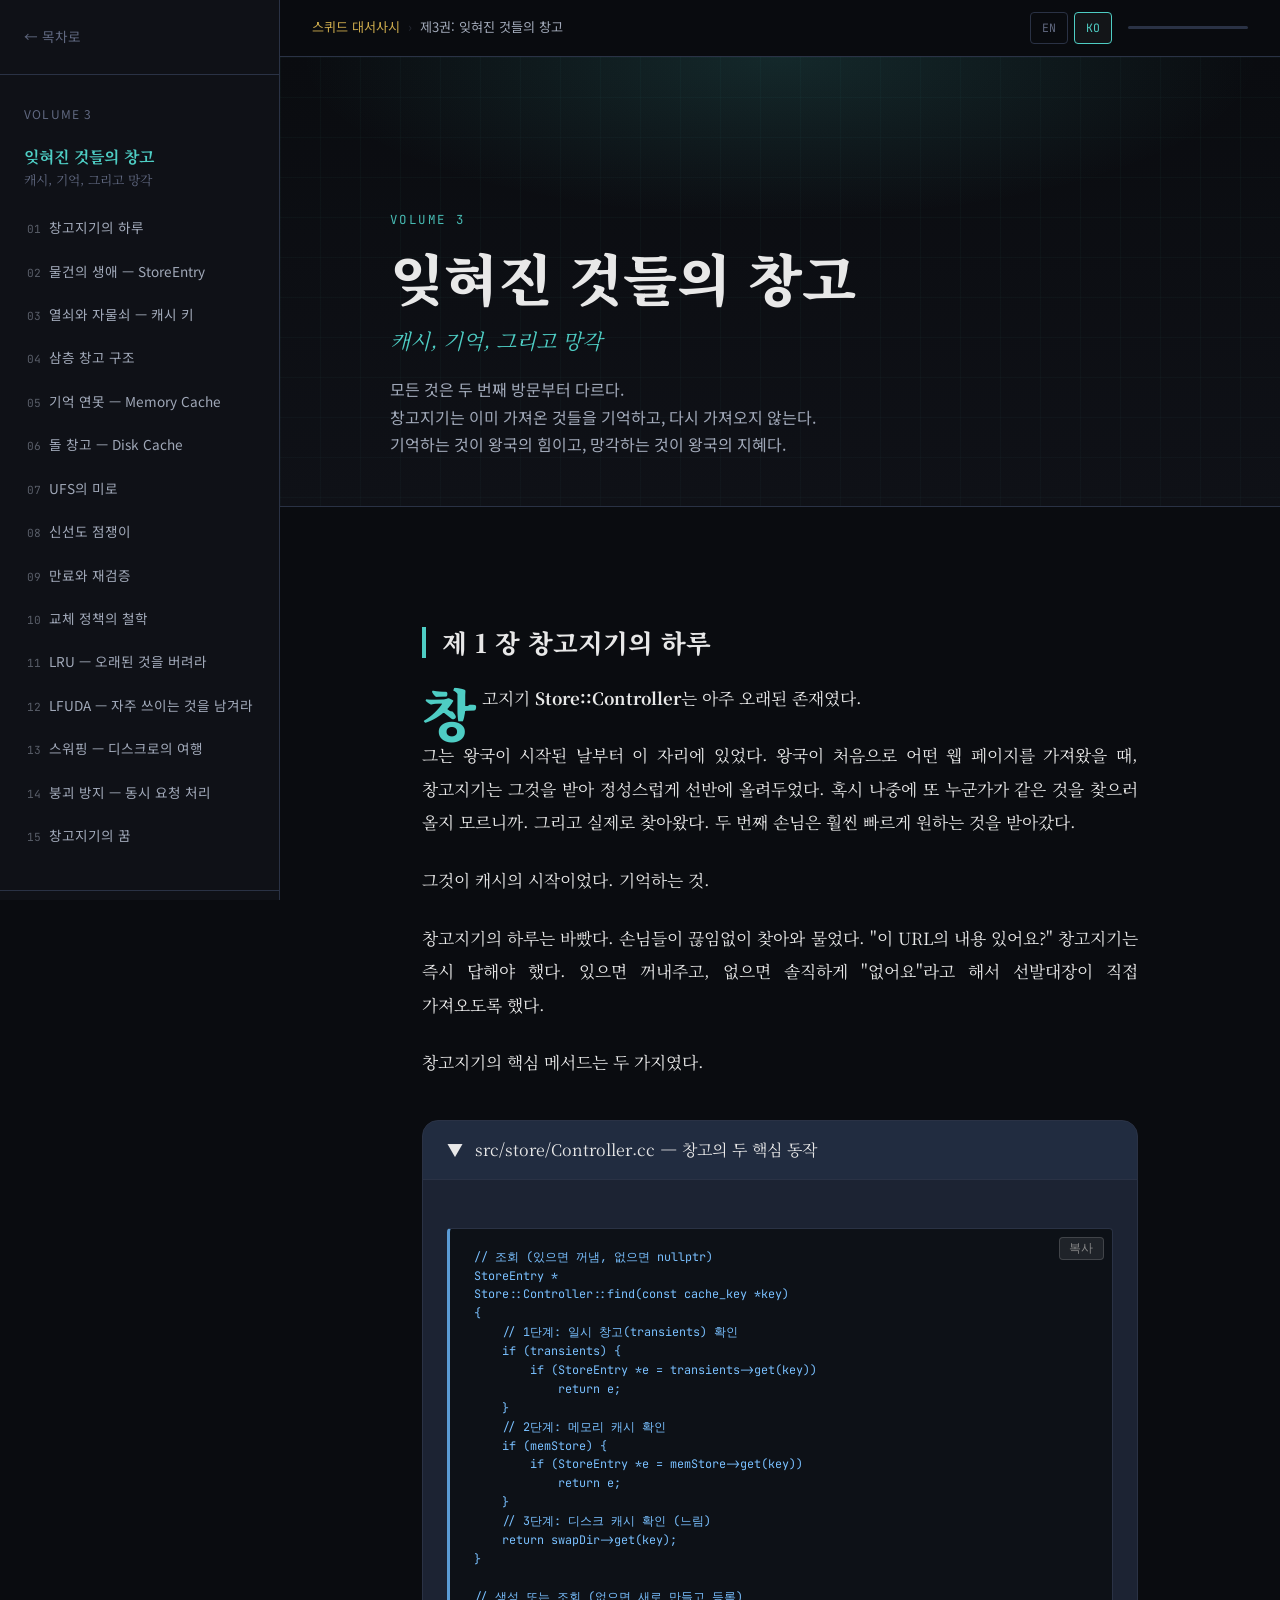
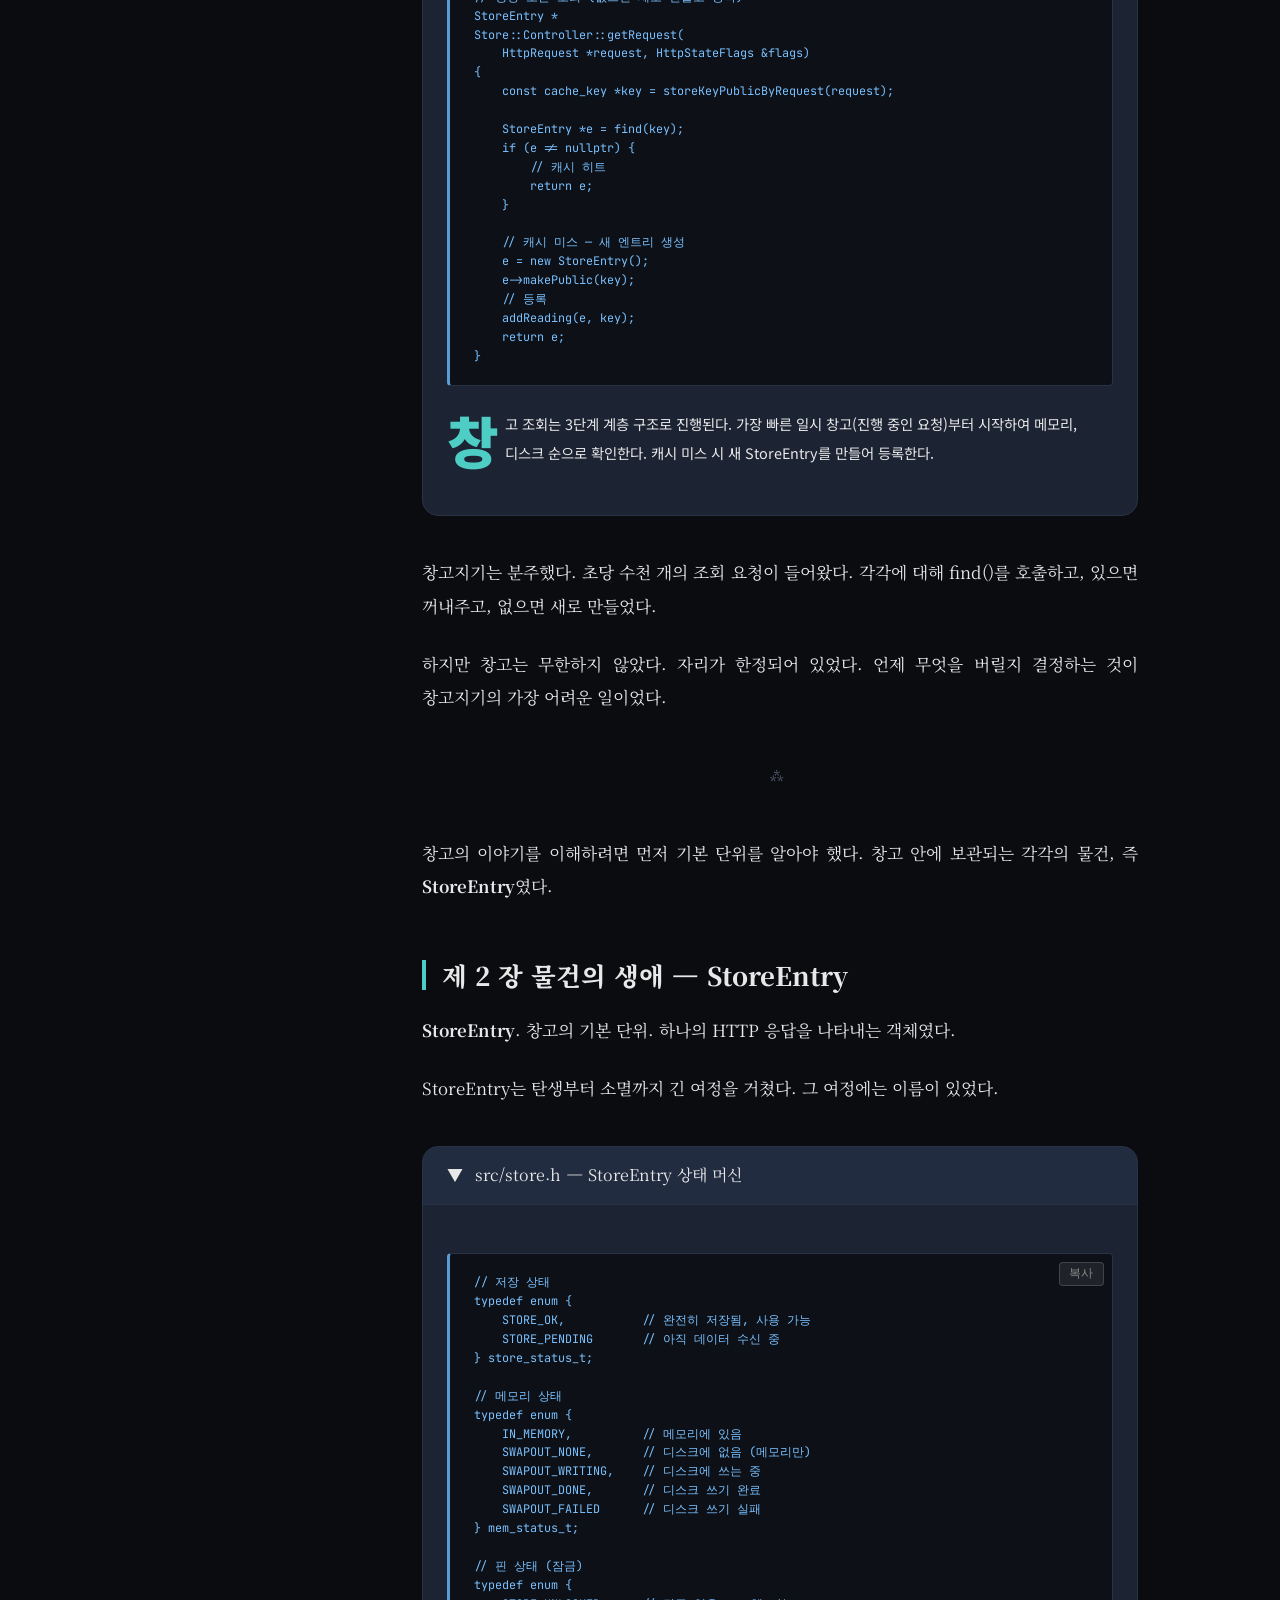
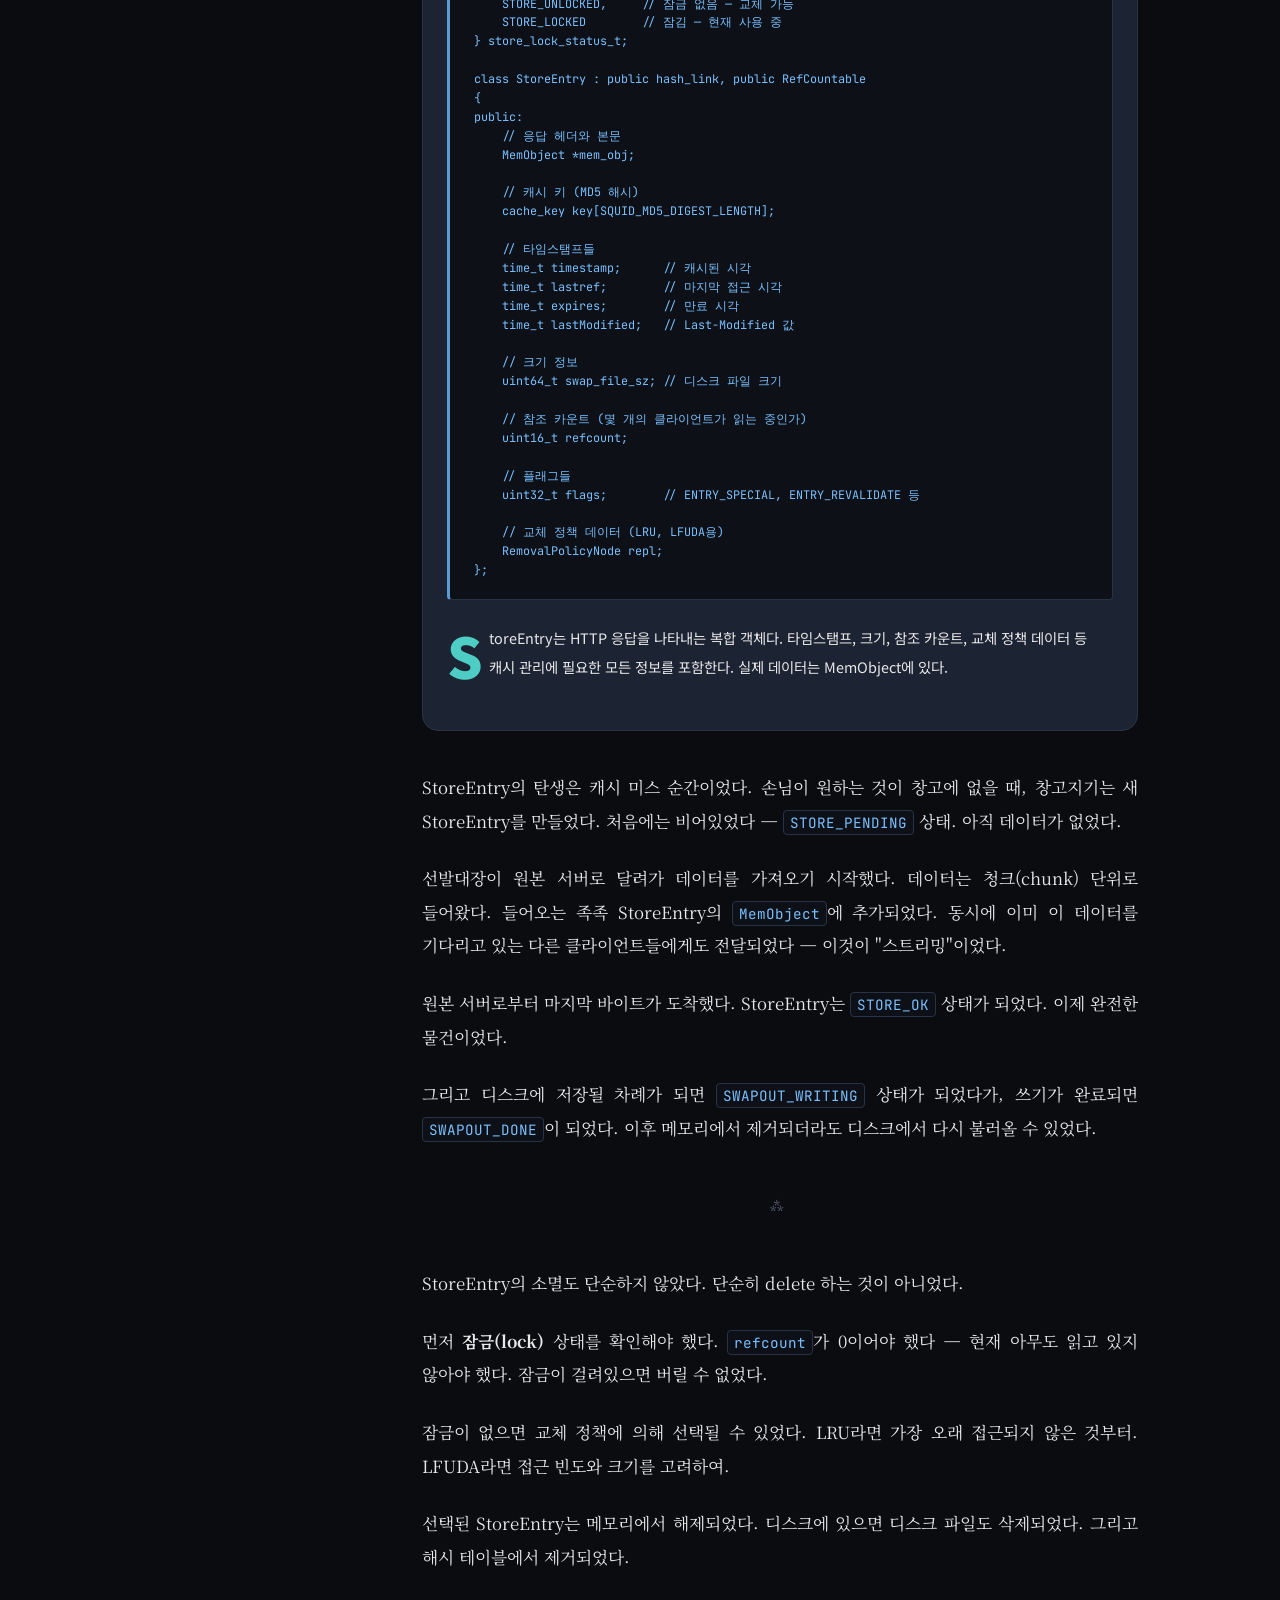
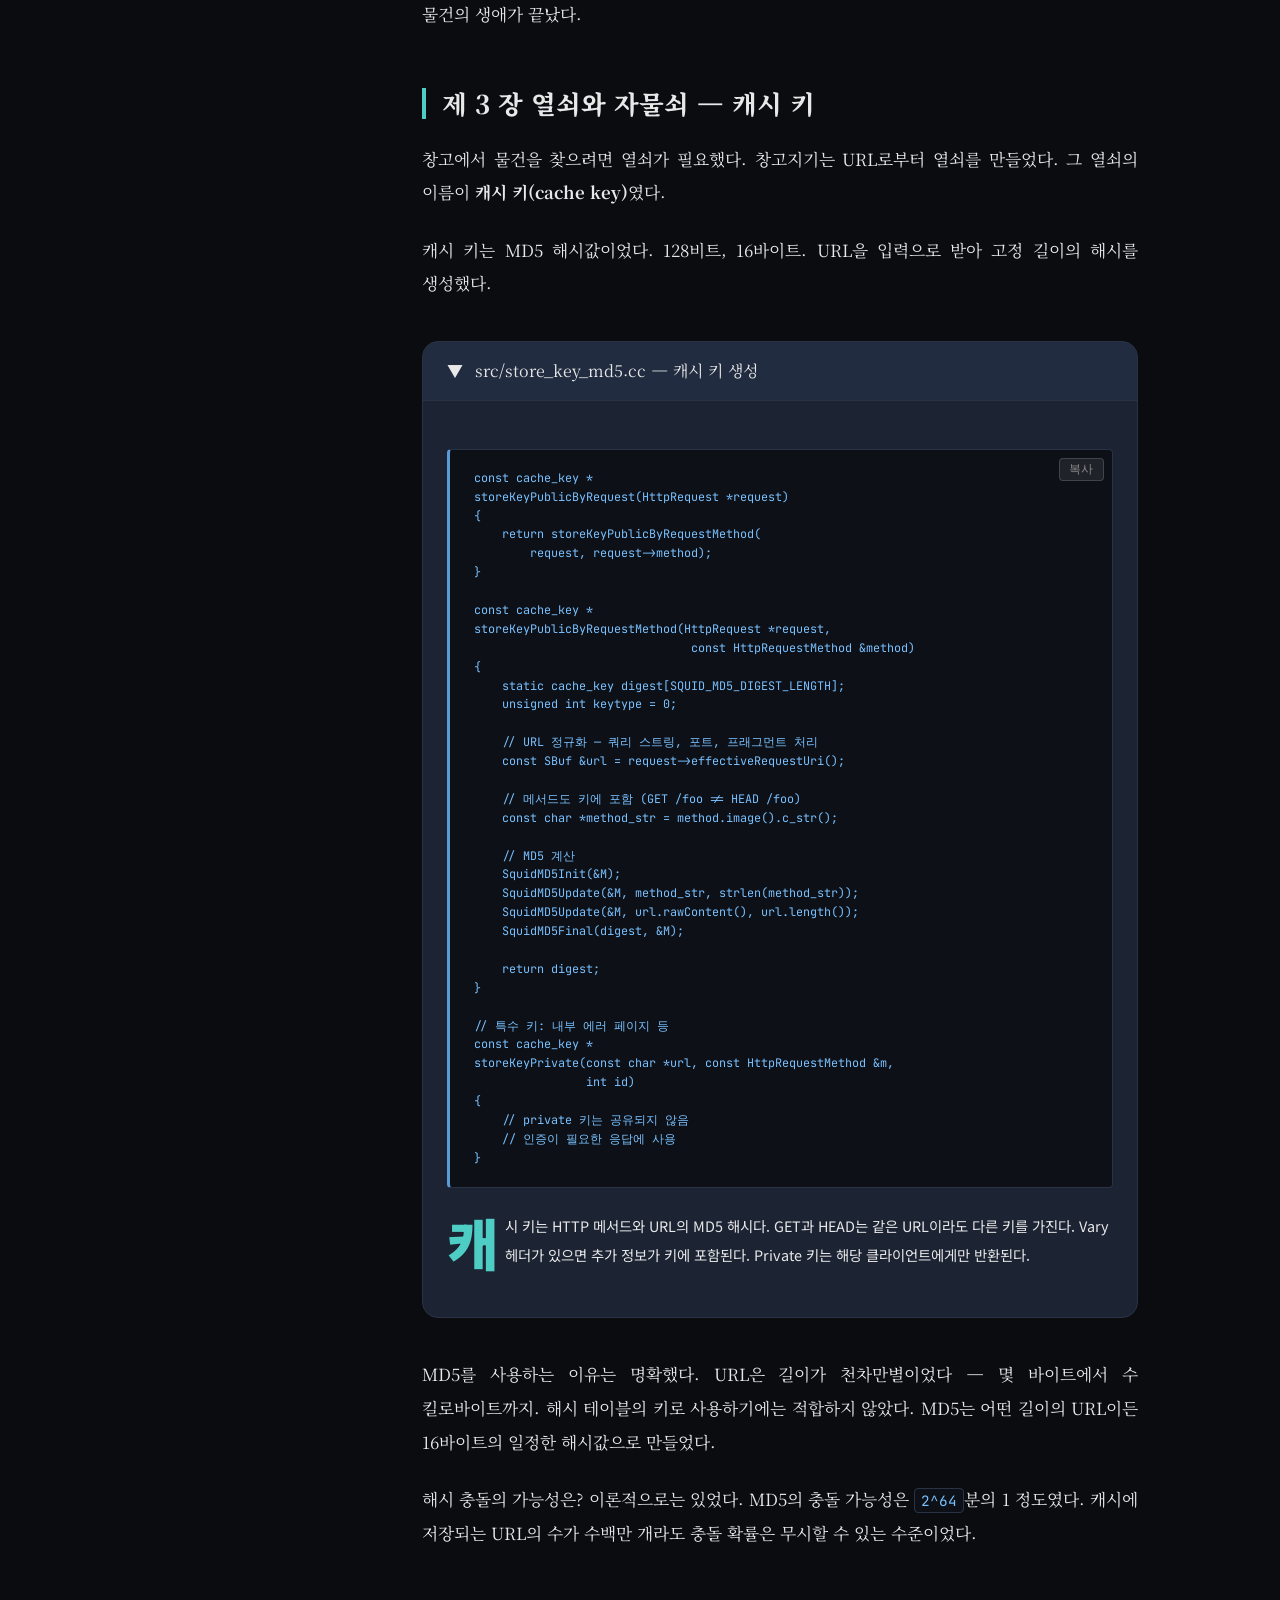
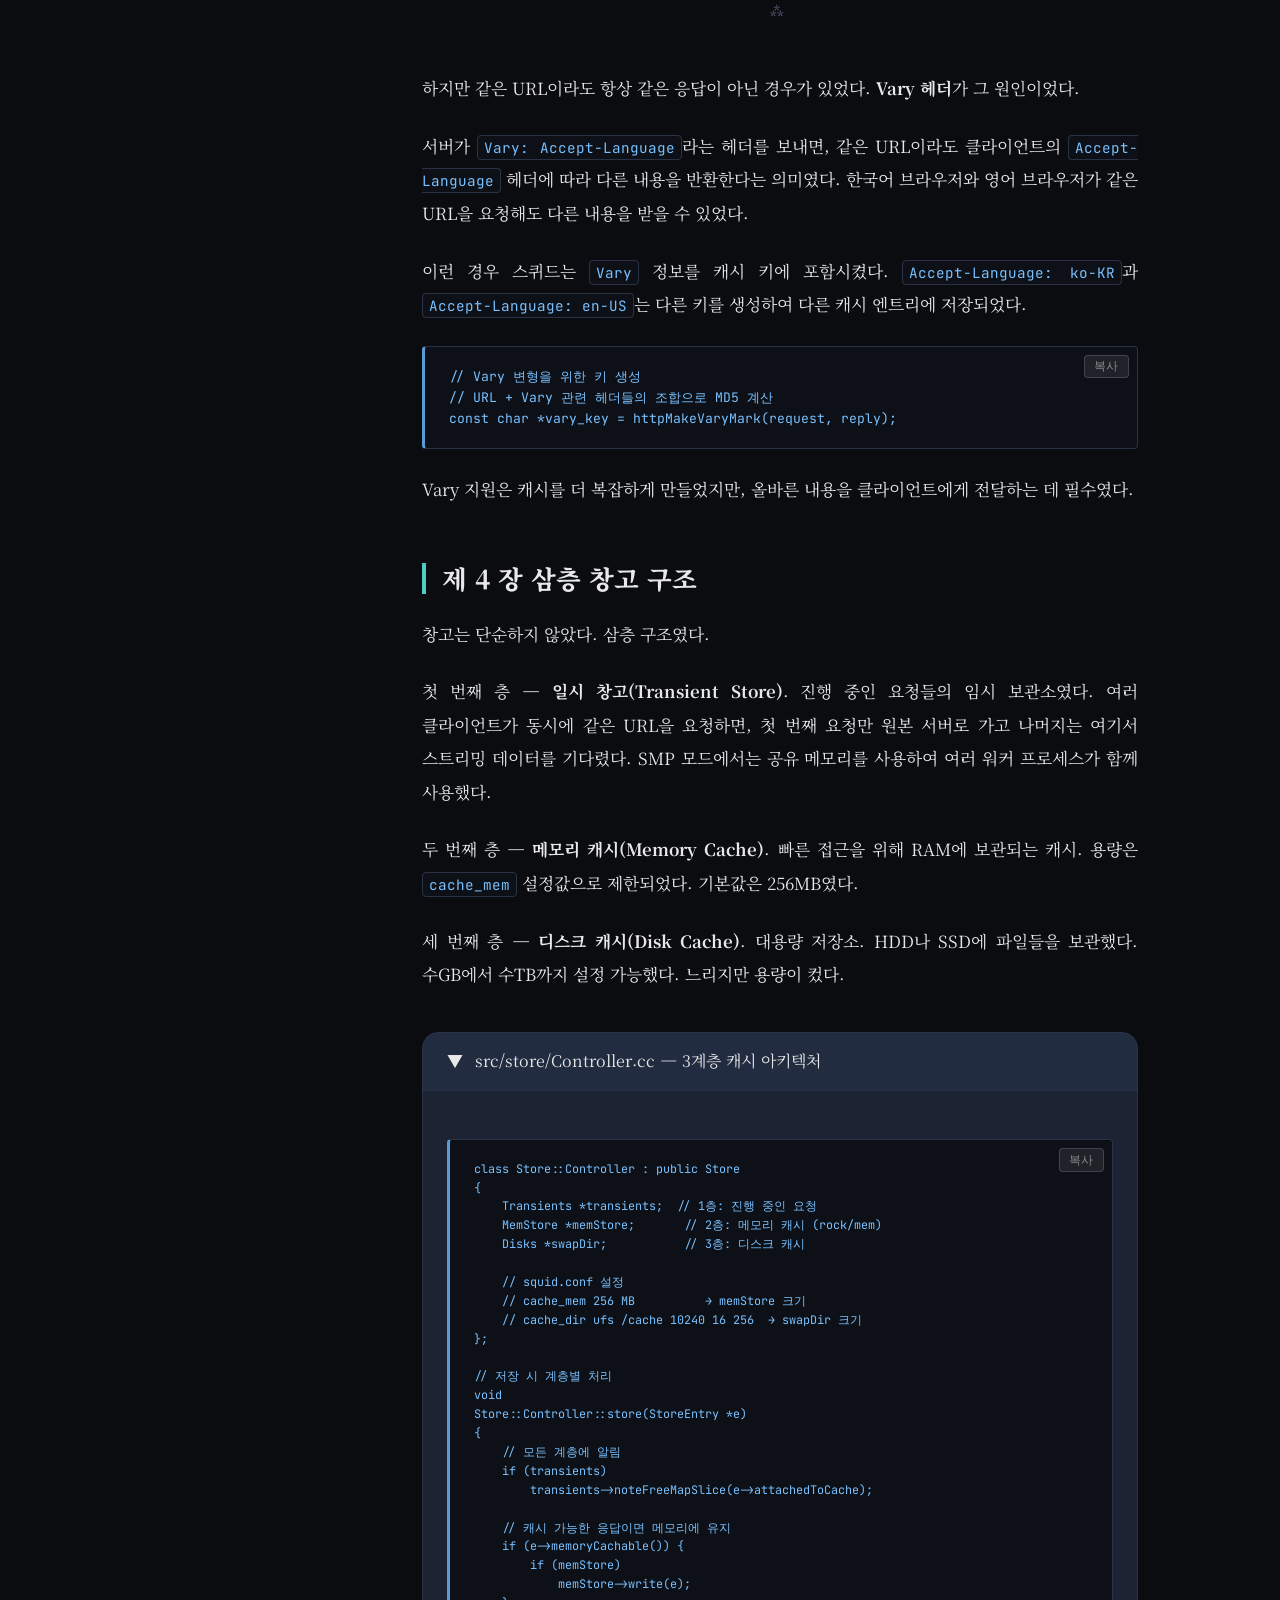
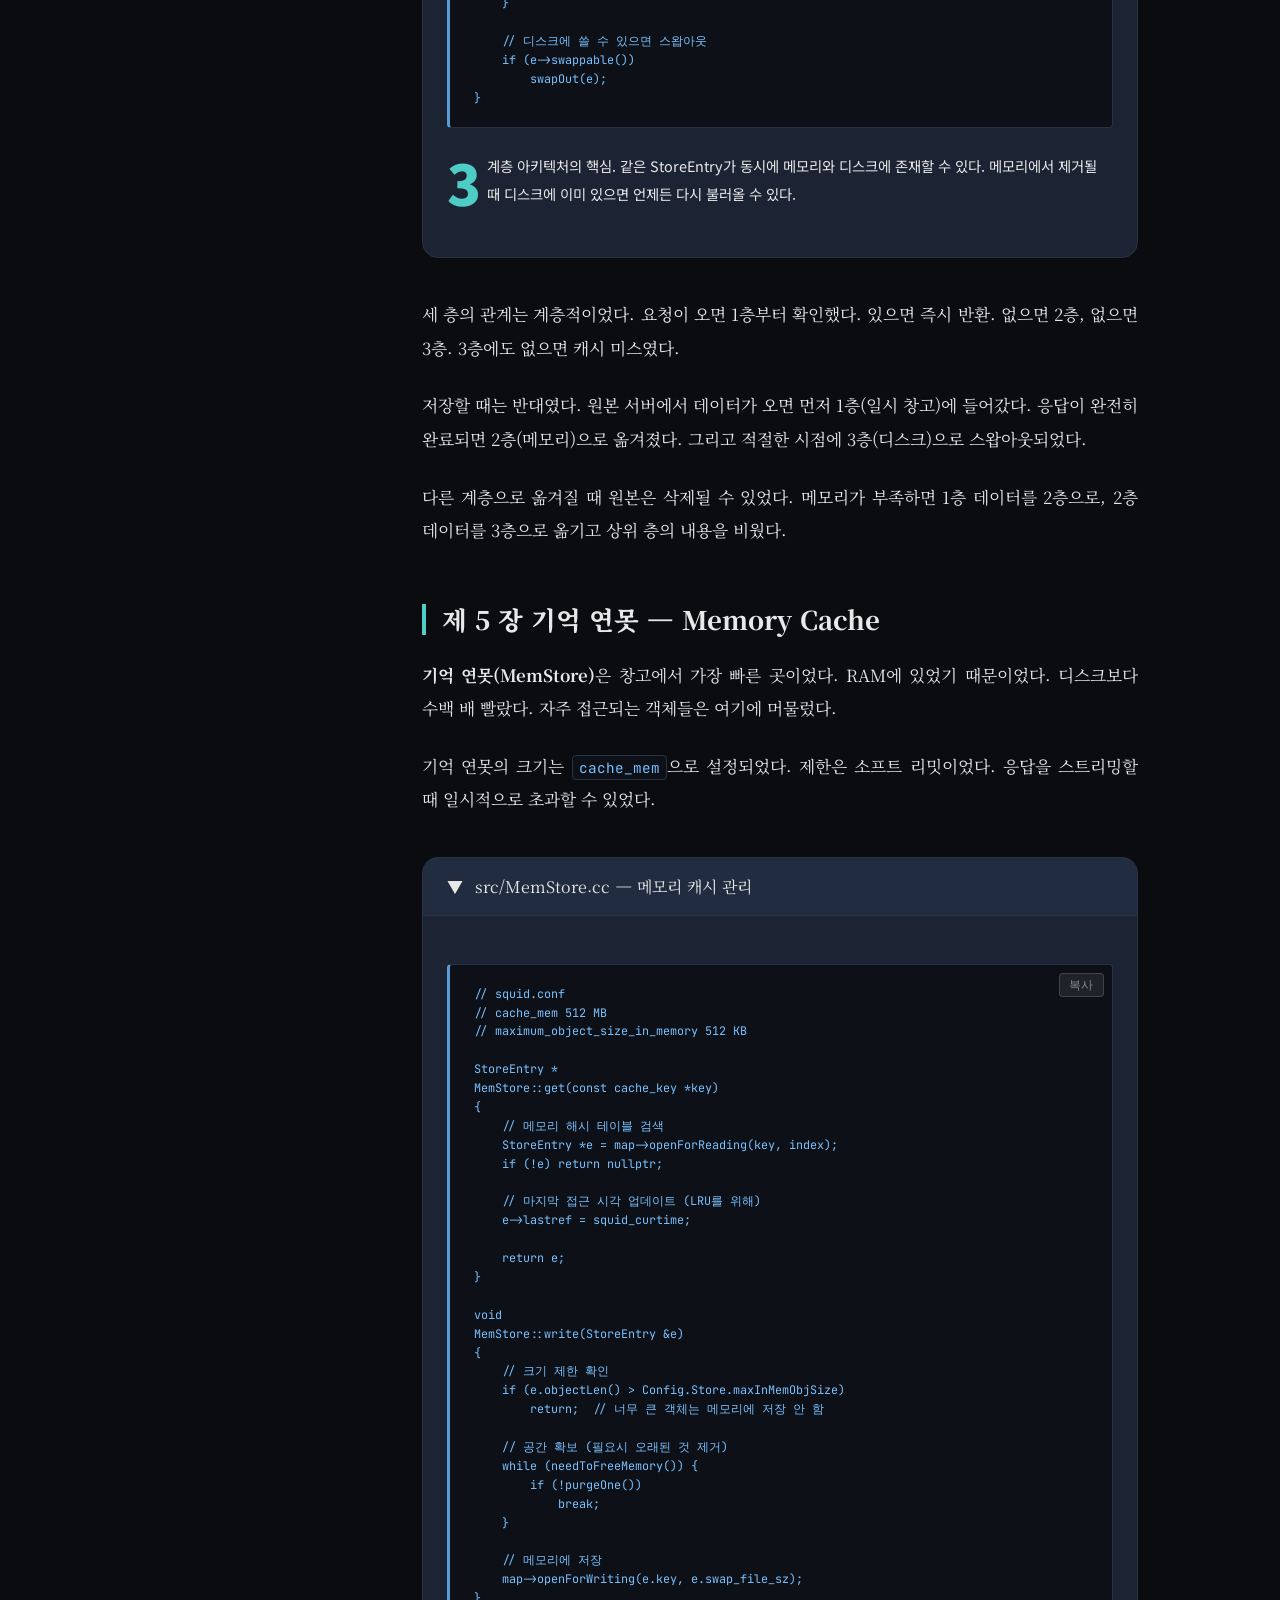
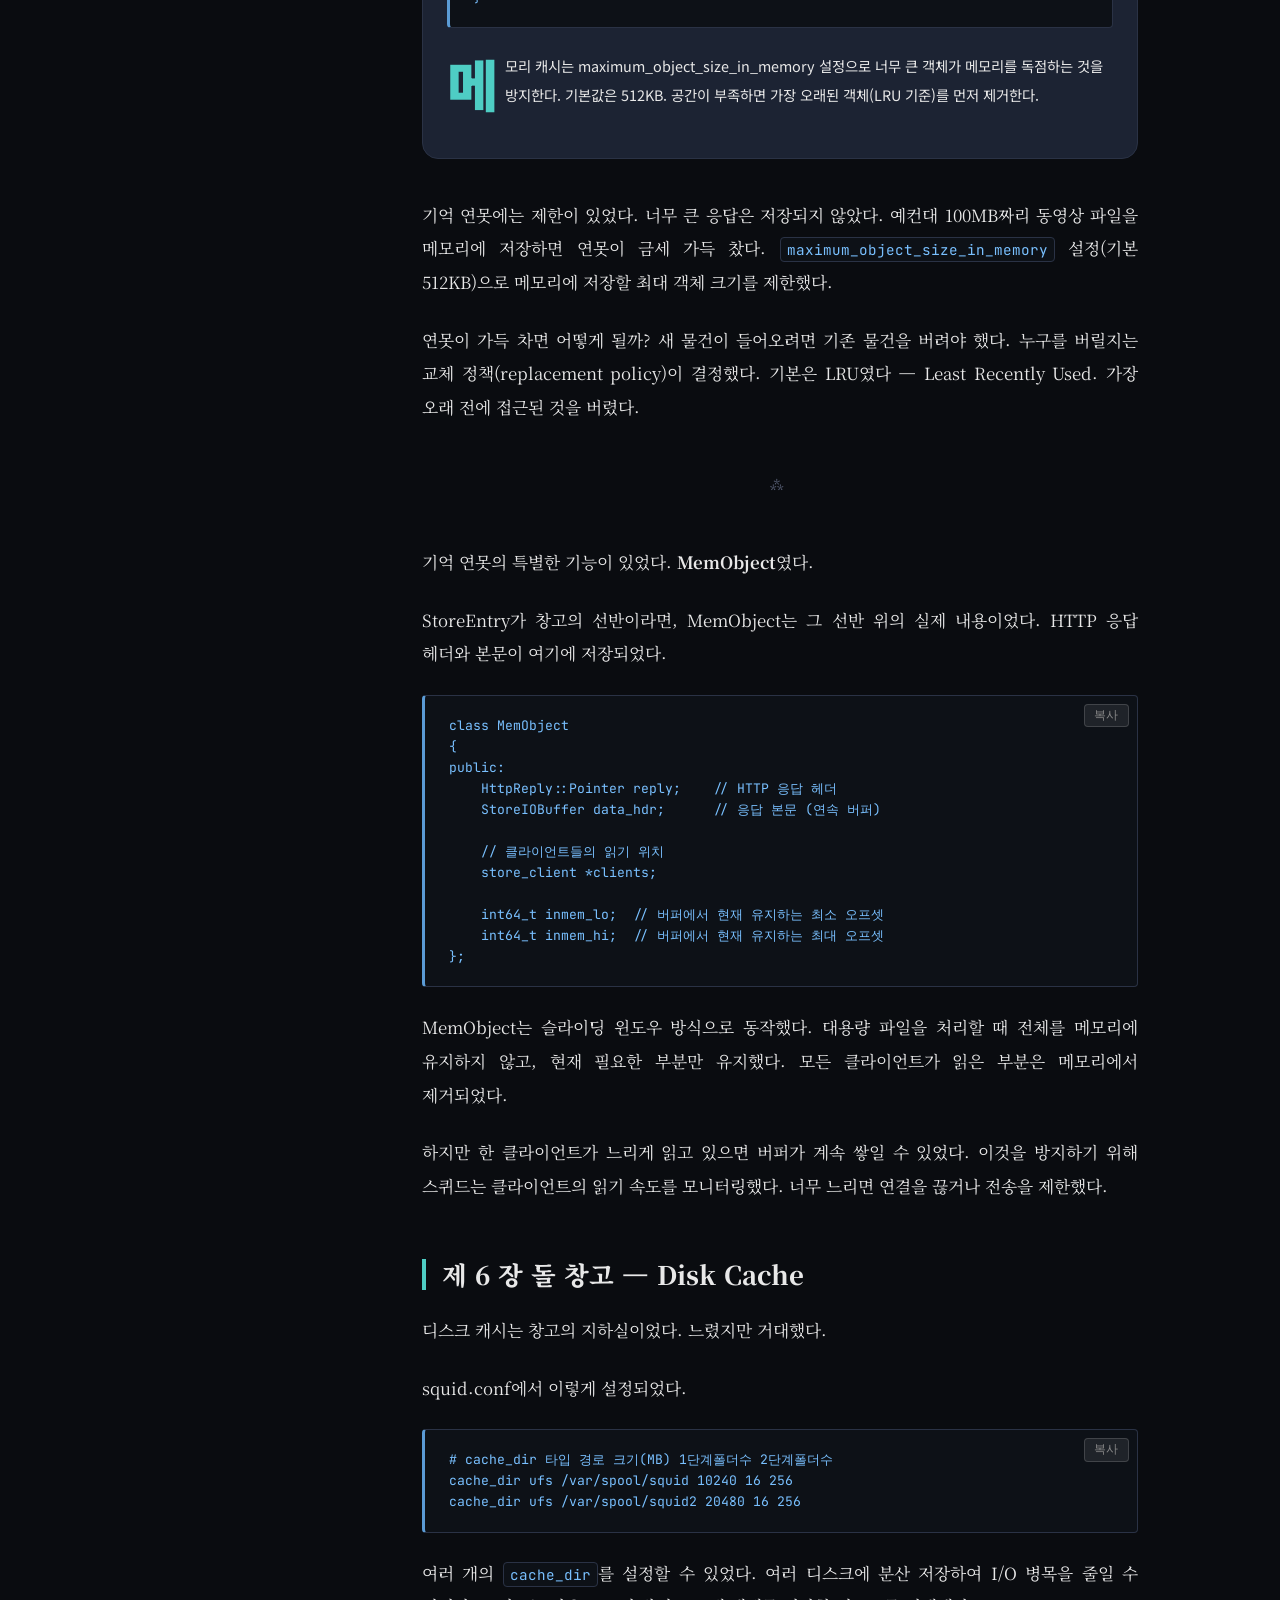
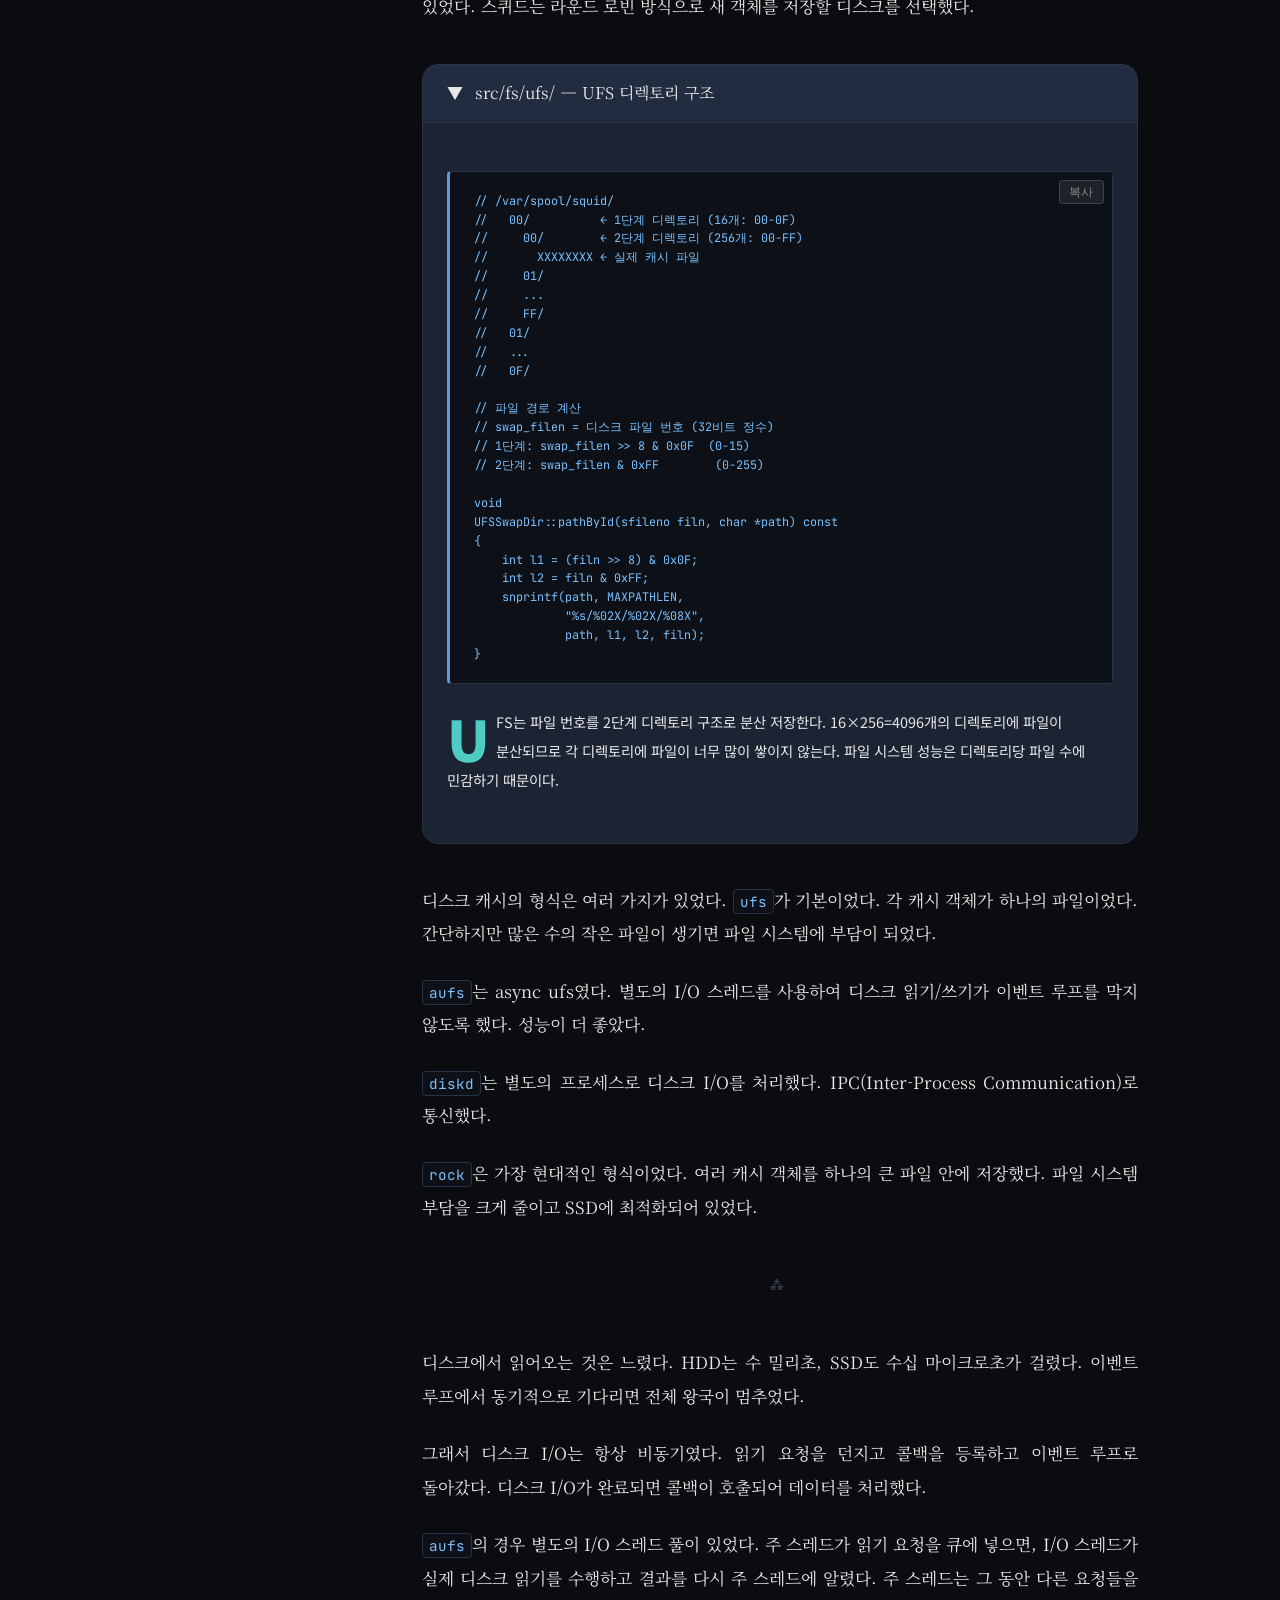
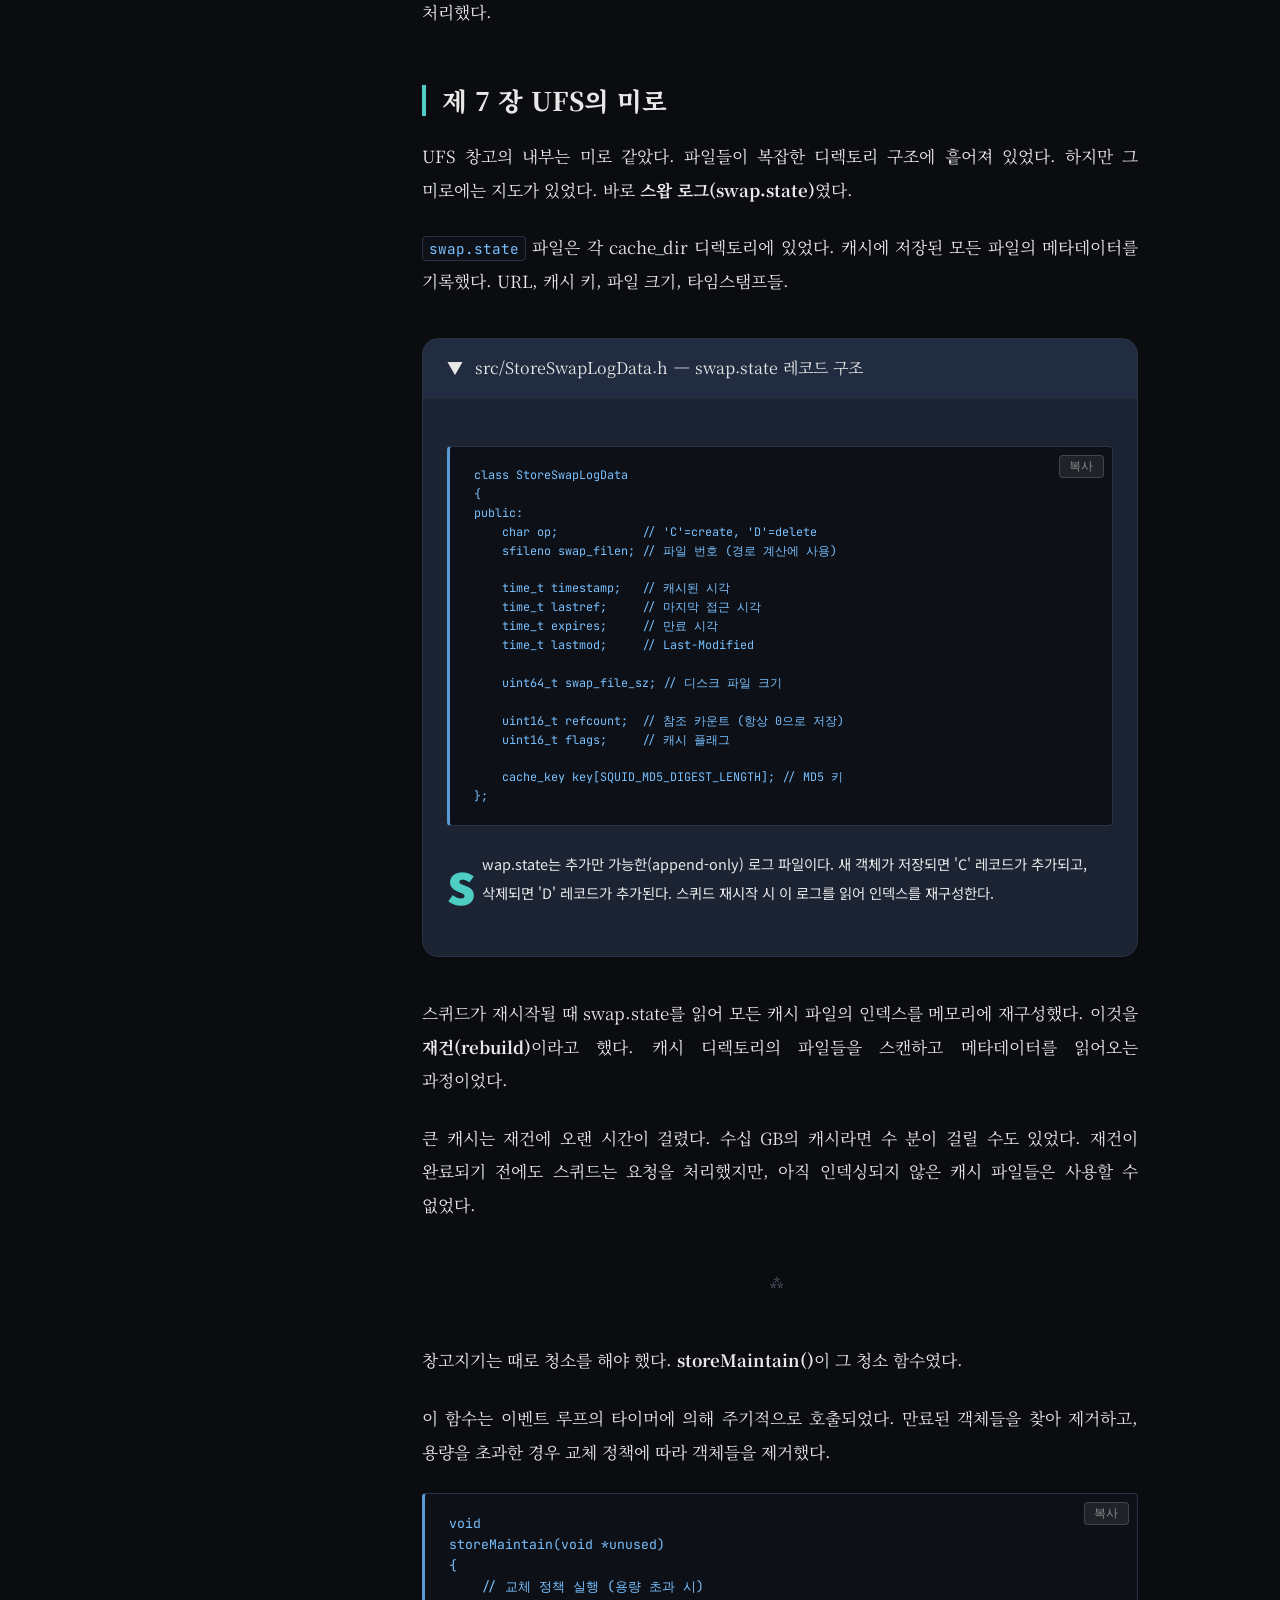
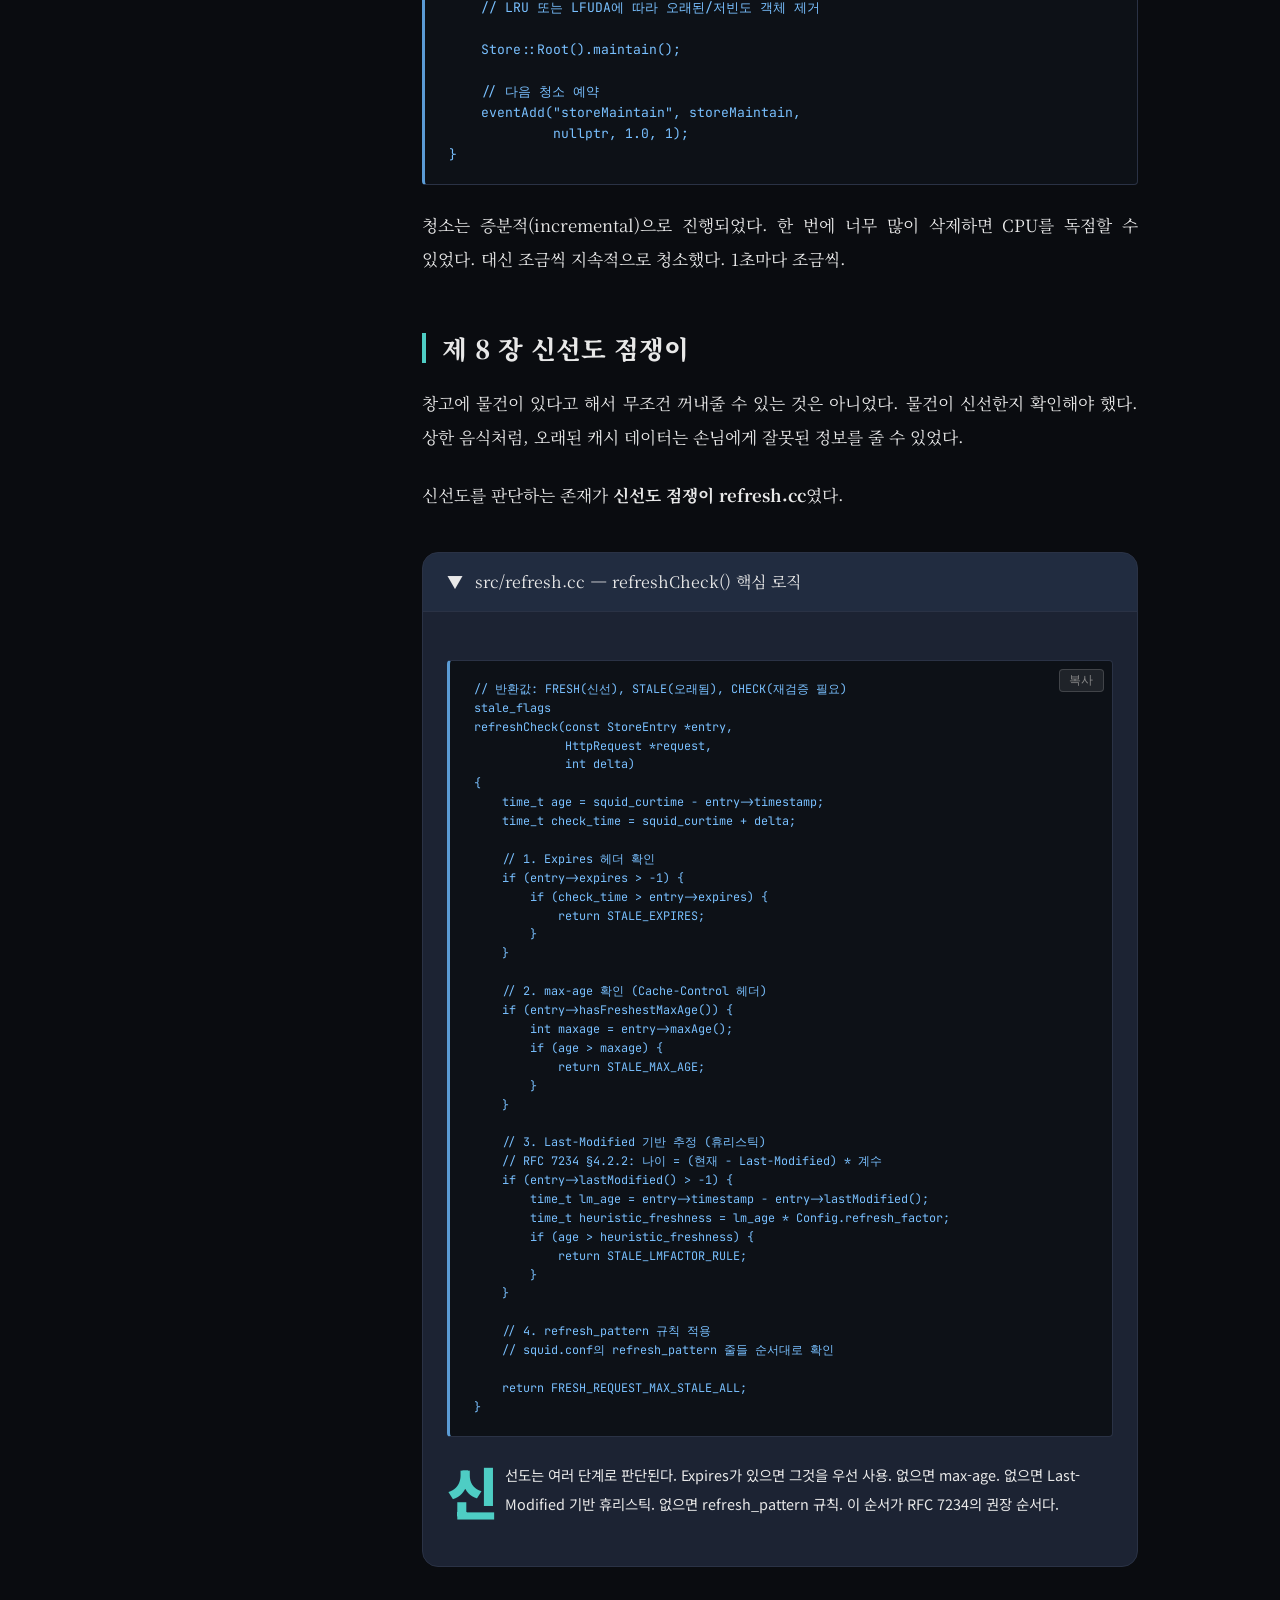
<file: vol3.html>
<!DOCTYPE html>
<html lang="ko" data-volume="3">
<head>
  <meta charset="UTF-8"/>
  <meta name="viewport" content="width=device-width,initial-scale=1"/>
  <title>제3권: 잊혀진 것들의 창고 — 스퀴드 대서사시</title>
  <link rel="stylesheet" href="css/style.css"/>
  <style>
    :root { --vol-color: #4ecdc4; }
    .vol-index-bg {
      background: radial-gradient(ellipse 80% 60% at 50% 0%, rgba(78,205,196,.15) 0%, transparent 60%),
                  linear-gradient(180deg, #0a0c10 0%, #0f1117 100%);
    }
  </style>
</head>
<body>

<div class="novel-wrapper">
<nav class="novel-sidebar">
  <div class="sidebar-logo">
    <a href="index.html">← 목차로</a>
  </div>
  <div class="sidebar-vol-title">VOLUME 3</div>
  <div class="sidebar-vol-name">잊혀진 것들의 창고<br><span style="font-size:.8rem;font-weight:400;color:var(--text-muted)">캐시, 기억, 그리고 망각</span></div>
  <nav class="sidebar-nav">
    <a class="sidebar-chapter" href="#ch1"><span class="ch-num">01</span>창고지기의 하루</a>
    <a class="sidebar-chapter" href="#ch2"><span class="ch-num">02</span>물건의 생애 — StoreEntry</a>
    <a class="sidebar-chapter" href="#ch3"><span class="ch-num">03</span>열쇠와 자물쇠 — 캐시 키</a>
    <a class="sidebar-chapter" href="#ch4"><span class="ch-num">04</span>삼층 창고 구조</a>
    <a class="sidebar-chapter" href="#ch5"><span class="ch-num">05</span>기억 연못 — Memory Cache</a>
    <a class="sidebar-chapter" href="#ch6"><span class="ch-num">06</span>돌 창고 — Disk Cache</a>
    <a class="sidebar-chapter" href="#ch7"><span class="ch-num">07</span>UFS의 미로</a>
    <a class="sidebar-chapter" href="#ch8"><span class="ch-num">08</span>신선도 점쟁이</a>
    <a class="sidebar-chapter" href="#ch9"><span class="ch-num">09</span>만료와 재검증</a>
    <a class="sidebar-chapter" href="#ch10"><span class="ch-num">10</span>교체 정책의 철학</a>
    <a class="sidebar-chapter" href="#ch11"><span class="ch-num">11</span>LRU — 오래된 것을 버려라</a>
    <a class="sidebar-chapter" href="#ch12"><span class="ch-num">12</span>LFUDA — 자주 쓰이는 것을 남겨라</a>
    <a class="sidebar-chapter" href="#ch13"><span class="ch-num">13</span>스워핑 — 디스크로의 여행</a>
    <a class="sidebar-chapter" href="#ch14"><span class="ch-num">14</span>붕괴 방지 — 동시 요청 처리</a>
    <a class="sidebar-chapter" href="#ch15"><span class="ch-num">15</span>창고지기의 꿈</a>
  </nav>
  <div class="sidebar-footer">
    <div class="vol-nav-btns">
      <a href="vol2.html" class="vol-nav-btn">← 2권</a>
      <a href="vol4.html" class="vol-nav-btn">4권 →</a>
    </div>
    <a href="/en/vol3" class="sidebar-lang-link">🇺🇸 Read in English</a>
  </div>
</nav>

<main class="novel-main">
  <div class="novel-topbar">
    <div class="topbar-breadcrumb">
      <a href="index.html">스퀴드 대서사시</a>
      <span class="sep">›</span>
      <span class="current">제3권: 잊혀진 것들의 창고</span>
    </div>
    <div class="lang-switcher"><a href="/en/vol3" class="lang-btn">EN</a><span class="lang-btn active">KO</span></div>
    <div class="progress-bar"><div class="progress-fill"></div></div>
  </div>

  <div class="vol-index-hero" style="min-height:50vh">
    <div class="vol-index-bg" style="position:absolute;inset:0;z-index:0"></div>
    <div style="position:absolute;inset:0;z-index:0;background-image:linear-gradient(rgba(78,205,196,.03) 1px,transparent 1px),linear-gradient(90deg,rgba(78,205,196,.03) 1px,transparent 1px);background-size:40px 40px"></div>
    <div class="vol-index-content" style="padding-top:6rem">
      <div class="vol-label">Volume 3</div>
      <h1 class="vol-main-title">잊혀진 것들의 창고</h1>
      <p class="vol-main-subtitle">캐시, 기억, 그리고 망각</p>
      <p class="vol-main-desc">
        모든 것은 두 번째 방문부터 다르다.<br>
        창고지기는 이미 가져온 것들을 기억하고, 다시 가져오지 않는다.<br>
        기억하는 것이 왕국의 힘이고, 망각하는 것이 왕국의 지혜다.
      </p>
    </div>
  </div>

  <article class="novel-content">

<!-- ════════════════════ 제1장 ════════════════════ -->
<h2 class="chapter-title" id="ch1">
  <span class="chapter-number">제 1 장</span>
  창고지기의 하루
</h2>

<p>창고지기 <strong>Store::Controller</strong>는 아주 오래된 존재였다.</p>

<p>그는 왕국이 시작된 날부터 이 자리에 있었다. 왕국이 처음으로 어떤 웹 페이지를 가져왔을 때, 창고지기는 그것을 받아 정성스럽게 선반에 올려두었다. 혹시 나중에 또 누군가가 같은 것을 찾으러 올지 모르니까. 그리고 실제로 찾아왔다. 두 번째 손님은 훨씬 빠르게 원하는 것을 받아갔다.</p>

<p>그것이 캐시의 시작이었다. 기억하는 것.</p>

<p>창고지기의 하루는 바빴다. 손님들이 끊임없이 찾아와 물었다. "이 URL의 내용 있어요?" 창고지기는 즉시 답해야 했다. 있으면 꺼내주고, 없으면 솔직하게 "없어요"라고 해서 선발대장이 직접 가져오도록 했다.</p>

<p>창고지기의 핵심 메서드는 두 가지였다.</p>

<div class="tech-box">
  <div class="tech-box-header"><span class="tech-box-toggle">▼</span> src/store/Controller.cc — 창고의 두 핵심 동작</div>
  <div class="tech-box-body">
<pre><code>// 조회 (있으면 꺼냄, 없으면 nullptr)
StoreEntry *
Store::Controller::find(const cache_key *key)
{
    // 1단계: 일시 창고(transients) 확인
    if (transients) {
        if (StoreEntry *e = transients->get(key))
            return e;
    }
    // 2단계: 메모리 캐시 확인
    if (memStore) {
        if (StoreEntry *e = memStore->get(key))
            return e;
    }
    // 3단계: 디스크 캐시 확인 (느림)
    return swapDir->get(key);
}

// 생성 또는 조회 (없으면 새로 만들고 등록)
StoreEntry *
Store::Controller::getRequest(
    HttpRequest *request, HttpStateFlags &flags)
{
    const cache_key *key = storeKeyPublicByRequest(request);

    StoreEntry *e = find(key);
    if (e != nullptr) {
        // 캐시 히트
        return e;
    }

    // 캐시 미스 — 새 엔트리 생성
    e = new StoreEntry();
    e->makePublic(key);
    // 등록
    addReading(e, key);
    return e;
}</code></pre>
    <p>창고 조회는 3단계 계층 구조로 진행된다. 가장 빠른 일시 창고(진행 중인 요청)부터 시작하여 메모리, 디스크 순으로 확인한다. 캐시 미스 시 새 StoreEntry를 만들어 등록한다.</p>
  </div>
</div>

<p>창고지기는 분주했다. 초당 수천 개의 조회 요청이 들어왔다. 각각에 대해 find()를 호출하고, 있으면 꺼내주고, 없으면 새로 만들었다.</p>

<p>하지만 창고는 무한하지 않았다. 자리가 한정되어 있었다. 언제 무엇을 버릴지 결정하는 것이 창고지기의 가장 어려운 일이었다.</p>

<div class="scene-break">⁂</div>

<p>창고의 이야기를 이해하려면 먼저 기본 단위를 알아야 했다. 창고 안에 보관되는 각각의 물건, 즉 <strong>StoreEntry</strong>였다.</p>

<!-- ════════════════════ 제2장 ════════════════════ -->
<h2 class="chapter-title" id="ch2">
  <span class="chapter-number">제 2 장</span>
  물건의 생애 — StoreEntry
</h2>

<p><strong>StoreEntry</strong>. 창고의 기본 단위. 하나의 HTTP 응답을 나타내는 객체였다.</p>

<p>StoreEntry는 탄생부터 소멸까지 긴 여정을 거쳤다. 그 여정에는 이름이 있었다.</p>

<div class="tech-box">
  <div class="tech-box-header"><span class="tech-box-toggle">▼</span> src/store.h — StoreEntry 상태 머신</div>
  <div class="tech-box-body">
<pre><code>// 저장 상태
typedef enum {
    STORE_OK,           // 완전히 저장됨, 사용 가능
    STORE_PENDING       // 아직 데이터 수신 중
} store_status_t;

// 메모리 상태
typedef enum {
    IN_MEMORY,          // 메모리에 있음
    SWAPOUT_NONE,       // 디스크에 없음 (메모리만)
    SWAPOUT_WRITING,    // 디스크에 쓰는 중
    SWAPOUT_DONE,       // 디스크 쓰기 완료
    SWAPOUT_FAILED      // 디스크 쓰기 실패
} mem_status_t;

// 핀 상태 (잠금)
typedef enum {
    STORE_UNLOCKED,     // 잠금 없음 — 교체 가능
    STORE_LOCKED        // 잠김 — 현재 사용 중
} store_lock_status_t;

class StoreEntry : public hash_link, public RefCountable
{
public:
    // 응답 헤더와 본문
    MemObject *mem_obj;

    // 캐시 키 (MD5 해시)
    cache_key key[SQUID_MD5_DIGEST_LENGTH];

    // 타임스탬프들
    time_t timestamp;      // 캐시된 시각
    time_t lastref;        // 마지막 접근 시각
    time_t expires;        // 만료 시각
    time_t lastModified;   // Last-Modified 값

    // 크기 정보
    uint64_t swap_file_sz; // 디스크 파일 크기

    // 참조 카운트 (몇 개의 클라이언트가 읽는 중인가)
    uint16_t refcount;

    // 플래그들
    uint32_t flags;        // ENTRY_SPECIAL, ENTRY_REVALIDATE 등

    // 교체 정책 데이터 (LRU, LFUDA용)
    RemovalPolicyNode repl;
};</code></pre>
    <p>StoreEntry는 HTTP 응답을 나타내는 복합 객체다. 타임스탬프, 크기, 참조 카운트, 교체 정책 데이터 등 캐시 관리에 필요한 모든 정보를 포함한다. 실제 데이터는 MemObject에 있다.</p>
  </div>
</div>

<p>StoreEntry의 탄생은 캐시 미스 순간이었다. 손님이 원하는 것이 창고에 없을 때, 창고지기는 새 StoreEntry를 만들었다. 처음에는 비어있었다 — <code>STORE_PENDING</code> 상태. 아직 데이터가 없었다.</p>

<p>선발대장이 원본 서버로 달려가 데이터를 가져오기 시작했다. 데이터는 청크(chunk) 단위로 들어왔다. 들어오는 족족 StoreEntry의 <code>MemObject</code>에 추가되었다. 동시에 이미 이 데이터를 기다리고 있는 다른 클라이언트들에게도 전달되었다 — 이것이 "스트리밍"이었다.</p>

<p>원본 서버로부터 마지막 바이트가 도착했다. StoreEntry는 <code>STORE_OK</code> 상태가 되었다. 이제 완전한 물건이었다.</p>

<p>그리고 디스크에 저장될 차례가 되면 <code>SWAPOUT_WRITING</code> 상태가 되었다가, 쓰기가 완료되면 <code>SWAPOUT_DONE</code>이 되었다. 이후 메모리에서 제거되더라도 디스크에서 다시 불러올 수 있었다.</p>

<div class="scene-break">⁂</div>

<p>StoreEntry의 소멸도 단순하지 않았다. 단순히 delete 하는 것이 아니었다.</p>

<p>먼저 <strong>잠금(lock)</strong> 상태를 확인해야 했다. <code>refcount</code>가 0이어야 했다 — 현재 아무도 읽고 있지 않아야 했다. 잠금이 걸려있으면 버릴 수 없었다.</p>

<p>잠금이 없으면 교체 정책에 의해 선택될 수 있었다. LRU라면 가장 오래 접근되지 않은 것부터. LFUDA라면 접근 빈도와 크기를 고려하여.</p>

<p>선택된 StoreEntry는 메모리에서 해제되었다. 디스크에 있으면 디스크 파일도 삭제되었다. 그리고 해시 테이블에서 제거되었다.</p>

<p>물건의 생애가 끝났다.</p>

<!-- ════════════════════ 제3장 ════════════════════ -->
<h2 class="chapter-title" id="ch3">
  <span class="chapter-number">제 3 장</span>
  열쇠와 자물쇠 — 캐시 키
</h2>

<p>창고에서 물건을 찾으려면 열쇠가 필요했다. 창고지기는 URL로부터 열쇠를 만들었다. 그 열쇠의 이름이 <strong>캐시 키(cache key)</strong>였다.</p>

<p>캐시 키는 MD5 해시값이었다. 128비트, 16바이트. URL을 입력으로 받아 고정 길이의 해시를 생성했다.</p>

<div class="tech-box">
  <div class="tech-box-header"><span class="tech-box-toggle">▼</span> src/store_key_md5.cc — 캐시 키 생성</div>
  <div class="tech-box-body">
<pre><code>const cache_key *
storeKeyPublicByRequest(HttpRequest *request)
{
    return storeKeyPublicByRequestMethod(
        request, request->method);
}

const cache_key *
storeKeyPublicByRequestMethod(HttpRequest *request,
                               const HttpRequestMethod &method)
{
    static cache_key digest[SQUID_MD5_DIGEST_LENGTH];
    unsigned int keytype = 0;

    // URL 정규화 — 쿼리 스트링, 포트, 프래그먼트 처리
    const SBuf &url = request->effectiveRequestUri();

    // 메서드도 키에 포함 (GET /foo != HEAD /foo)
    const char *method_str = method.image().c_str();

    // MD5 계산
    SquidMD5Init(&M);
    SquidMD5Update(&M, method_str, strlen(method_str));
    SquidMD5Update(&M, url.rawContent(), url.length());
    SquidMD5Final(digest, &M);

    return digest;
}

// 특수 키: 내부 에러 페이지 등
const cache_key *
storeKeyPrivate(const char *url, const HttpRequestMethod &m,
                int id)
{
    // private 키는 공유되지 않음
    // 인증이 필요한 응답에 사용
}</code></pre>
    <p>캐시 키는 HTTP 메서드와 URL의 MD5 해시다. GET과 HEAD는 같은 URL이라도 다른 키를 가진다. Vary 헤더가 있으면 추가 정보가 키에 포함된다. Private 키는 해당 클라이언트에게만 반환된다.</p>
  </div>
</div>

<p>MD5를 사용하는 이유는 명확했다. URL은 길이가 천차만별이었다 — 몇 바이트에서 수 킬로바이트까지. 해시 테이블의 키로 사용하기에는 적합하지 않았다. MD5는 어떤 길이의 URL이든 16바이트의 일정한 해시값으로 만들었다.</p>

<p>해시 충돌의 가능성은? 이론적으로는 있었다. MD5의 충돌 가능성은 <code>2^64</code>분의 1 정도였다. 캐시에 저장되는 URL의 수가 수백만 개라도 충돌 확률은 무시할 수 있는 수준이었다.</p>

<div class="scene-break">⁂</div>

<p>하지만 같은 URL이라도 항상 같은 응답이 아닌 경우가 있었다. <strong>Vary 헤더</strong>가 그 원인이었다.</p>

<p>서버가 <code>Vary: Accept-Language</code>라는 헤더를 보내면, 같은 URL이라도 클라이언트의 <code>Accept-Language</code> 헤더에 따라 다른 내용을 반환한다는 의미였다. 한국어 브라우저와 영어 브라우저가 같은 URL을 요청해도 다른 내용을 받을 수 있었다.</p>

<p>이런 경우 스퀴드는 <code>Vary</code> 정보를 캐시 키에 포함시켰다. <code>Accept-Language: ko-KR</code>과 <code>Accept-Language: en-US</code>는 다른 키를 생성하여 다른 캐시 엔트리에 저장되었다.</p>

<pre class="code-block"><code>// Vary 변형을 위한 키 생성
// URL + Vary 관련 헤더들의 조합으로 MD5 계산
const char *vary_key = httpMakeVaryMark(request, reply);</code></pre>

<p>Vary 지원은 캐시를 더 복잡하게 만들었지만, 올바른 내용을 클라이언트에게 전달하는 데 필수였다.</p>

<!-- ════════════════════ 제4장 ════════════════════ -->
<h2 class="chapter-title" id="ch4">
  <span class="chapter-number">제 4 장</span>
  삼층 창고 구조
</h2>

<p>창고는 단순하지 않았다. 삼층 구조였다.</p>

<p>첫 번째 층 — <strong>일시 창고(Transient Store)</strong>. 진행 중인 요청들의 임시 보관소였다. 여러 클라이언트가 동시에 같은 URL을 요청하면, 첫 번째 요청만 원본 서버로 가고 나머지는 여기서 스트리밍 데이터를 기다렸다. SMP 모드에서는 공유 메모리를 사용하여 여러 워커 프로세스가 함께 사용했다.</p>

<p>두 번째 층 — <strong>메모리 캐시(Memory Cache)</strong>. 빠른 접근을 위해 RAM에 보관되는 캐시. 용량은 <code>cache_mem</code> 설정값으로 제한되었다. 기본값은 256MB였다.</p>

<p>세 번째 층 — <strong>디스크 캐시(Disk Cache)</strong>. 대용량 저장소. HDD나 SSD에 파일들을 보관했다. 수GB에서 수TB까지 설정 가능했다. 느리지만 용량이 컸다.</p>

<div class="tech-box">
  <div class="tech-box-header"><span class="tech-box-toggle">▼</span> src/store/Controller.cc — 3계층 캐시 아키텍처</div>
  <div class="tech-box-body">
<pre><code>class Store::Controller : public Store
{
    Transients *transients;  // 1층: 진행 중인 요청
    MemStore *memStore;       // 2층: 메모리 캐시 (rock/mem)
    Disks *swapDir;           // 3층: 디스크 캐시

    // squid.conf 설정
    // cache_mem 256 MB          → memStore 크기
    // cache_dir ufs /cache 10240 16 256  → swapDir 크기
};

// 저장 시 계층별 처리
void
Store::Controller::store(StoreEntry *e)
{
    // 모든 계층에 알림
    if (transients)
        transients->noteFreeMapSlice(e->attachedToCache);

    // 캐시 가능한 응답이면 메모리에 유지
    if (e->memoryCachable()) {
        if (memStore)
            memStore->write(e);
    }

    // 디스크에 쓸 수 있으면 스왑아웃
    if (e->swappable())
        swapOut(e);
}</code></pre>
    <p>3계층 아키텍처의 핵심. 같은 StoreEntry가 동시에 메모리와 디스크에 존재할 수 있다. 메모리에서 제거될 때 디스크에 이미 있으면 언제든 다시 불러올 수 있다.</p>
  </div>
</div>

<p>세 층의 관계는 계층적이었다. 요청이 오면 1층부터 확인했다. 있으면 즉시 반환. 없으면 2층, 없으면 3층. 3층에도 없으면 캐시 미스였다.</p>

<p>저장할 때는 반대였다. 원본 서버에서 데이터가 오면 먼저 1층(일시 창고)에 들어갔다. 응답이 완전히 완료되면 2층(메모리)으로 옮겨졌다. 그리고 적절한 시점에 3층(디스크)으로 스왑아웃되었다.</p>

<p>다른 계층으로 옮겨질 때 원본은 삭제될 수 있었다. 메모리가 부족하면 1층 데이터를 2층으로, 2층 데이터를 3층으로 옮기고 상위 층의 내용을 비웠다.</p>

<!-- ════════════════════ 제5장 ════════════════════ -->
<h2 class="chapter-title" id="ch5">
  <span class="chapter-number">제 5 장</span>
  기억 연못 — Memory Cache
</h2>

<p><strong>기억 연못(MemStore)</strong>은 창고에서 가장 빠른 곳이었다. RAM에 있었기 때문이었다. 디스크보다 수백 배 빨랐다. 자주 접근되는 객체들은 여기에 머물렀다.</p>

<p>기억 연못의 크기는 <code>cache_mem</code>으로 설정되었다. 제한은 소프트 리밋이었다. 응답을 스트리밍할 때 일시적으로 초과할 수 있었다.</p>

<div class="tech-box">
  <div class="tech-box-header"><span class="tech-box-toggle">▼</span> src/MemStore.cc — 메모리 캐시 관리</div>
  <div class="tech-box-body">
<pre><code>// squid.conf
// cache_mem 512 MB
// maximum_object_size_in_memory 512 KB

StoreEntry *
MemStore::get(const cache_key *key)
{
    // 메모리 해시 테이블 검색
    StoreEntry *e = map->openForReading(key, index);
    if (!e) return nullptr;

    // 마지막 접근 시각 업데이트 (LRU를 위해)
    e->lastref = squid_curtime;

    return e;
}

void
MemStore::write(StoreEntry &e)
{
    // 크기 제한 확인
    if (e.objectLen() > Config.Store.maxInMemObjSize)
        return;  // 너무 큰 객체는 메모리에 저장 안 함

    // 공간 확보 (필요시 오래된 것 제거)
    while (needToFreeMemory()) {
        if (!purgeOne())
            break;
    }

    // 메모리에 저장
    map->openForWriting(e.key, e.swap_file_sz);
}</code></pre>
    <p>메모리 캐시는 maximum_object_size_in_memory 설정으로 너무 큰 객체가 메모리를 독점하는 것을 방지한다. 기본값은 512KB. 공간이 부족하면 가장 오래된 객체(LRU 기준)를 먼저 제거한다.</p>
  </div>
</div>

<p>기억 연못에는 제한이 있었다. 너무 큰 응답은 저장되지 않았다. 예컨대 100MB짜리 동영상 파일을 메모리에 저장하면 연못이 금세 가득 찼다. <code>maximum_object_size_in_memory</code> 설정(기본 512KB)으로 메모리에 저장할 최대 객체 크기를 제한했다.</p>

<p>연못이 가득 차면 어떻게 될까? 새 물건이 들어오려면 기존 물건을 버려야 했다. 누구를 버릴지는 교체 정책(replacement policy)이 결정했다. 기본은 LRU였다 — Least Recently Used. 가장 오래 전에 접근된 것을 버렸다.</p>

<div class="scene-break">⁂</div>

<p>기억 연못의 특별한 기능이 있었다. <strong>MemObject</strong>였다.</p>

<p>StoreEntry가 창고의 선반이라면, MemObject는 그 선반 위의 실제 내용이었다. HTTP 응답 헤더와 본문이 여기에 저장되었다.</p>

<pre class="code-block"><code>class MemObject
{
public:
    HttpReply::Pointer reply;    // HTTP 응답 헤더
    StoreIOBuffer data_hdr;      // 응답 본문 (연속 버퍼)

    // 클라이언트들의 읽기 위치
    store_client *clients;

    int64_t inmem_lo;  // 버퍼에서 현재 유지하는 최소 오프셋
    int64_t inmem_hi;  // 버퍼에서 현재 유지하는 최대 오프셋
};</code></pre>

<p>MemObject는 슬라이딩 윈도우 방식으로 동작했다. 대용량 파일을 처리할 때 전체를 메모리에 유지하지 않고, 현재 필요한 부분만 유지했다. 모든 클라이언트가 읽은 부분은 메모리에서 제거되었다.</p>

<p>하지만 한 클라이언트가 느리게 읽고 있으면 버퍼가 계속 쌓일 수 있었다. 이것을 방지하기 위해 스퀴드는 클라이언트의 읽기 속도를 모니터링했다. 너무 느리면 연결을 끊거나 전송을 제한했다.</p>

<!-- ════════════════════ 제6장 ════════════════════ -->
<h2 class="chapter-title" id="ch6">
  <span class="chapter-number">제 6 장</span>
  돌 창고 — Disk Cache
</h2>

<p>디스크 캐시는 창고의 지하실이었다. 느렸지만 거대했다.</p>

<p>squid.conf에서 이렇게 설정되었다.</p>

<pre class="code-block"><code># cache_dir 타입 경로 크기(MB) 1단계폴더수 2단계폴더수
cache_dir ufs /var/spool/squid 10240 16 256
cache_dir ufs /var/spool/squid2 20480 16 256</code></pre>

<p>여러 개의 <code>cache_dir</code>를 설정할 수 있었다. 여러 디스크에 분산 저장하여 I/O 병목을 줄일 수 있었다. 스퀴드는 라운드 로빈 방식으로 새 객체를 저장할 디스크를 선택했다.</p>

<div class="tech-box">
  <div class="tech-box-header"><span class="tech-box-toggle">▼</span> src/fs/ufs/ — UFS 디렉토리 구조</div>
  <div class="tech-box-body">
<pre><code>// /var/spool/squid/
//   00/          ← 1단계 디렉토리 (16개: 00-0F)
//     00/        ← 2단계 디렉토리 (256개: 00-FF)
//       XXXXXXXX ← 실제 캐시 파일
//     01/
//     ...
//     FF/
//   01/
//   ...
//   0F/

// 파일 경로 계산
// swap_filen = 디스크 파일 번호 (32비트 정수)
// 1단계: swap_filen >> 8 & 0x0F  (0-15)
// 2단계: swap_filen & 0xFF        (0-255)

void
UFSSwapDir::pathById(sfileno filn, char *path) const
{
    int l1 = (filn >> 8) & 0x0F;
    int l2 = filn & 0xFF;
    snprintf(path, MAXPATHLEN,
             "%s/%02X/%02X/%08X",
             path, l1, l2, filn);
}</code></pre>
    <p>UFS는 파일 번호를 2단계 디렉토리 구조로 분산 저장한다. 16×256=4096개의 디렉토리에 파일이 분산되므로 각 디렉토리에 파일이 너무 많이 쌓이지 않는다. 파일 시스템 성능은 디렉토리당 파일 수에 민감하기 때문이다.</p>
  </div>
</div>

<p>디스크 캐시의 형식은 여러 가지가 있었다. <code>ufs</code>가 기본이었다. 각 캐시 객체가 하나의 파일이었다. 간단하지만 많은 수의 작은 파일이 생기면 파일 시스템에 부담이 되었다.</p>

<p><code>aufs</code>는 async ufs였다. 별도의 I/O 스레드를 사용하여 디스크 읽기/쓰기가 이벤트 루프를 막지 않도록 했다. 성능이 더 좋았다.</p>

<p><code>diskd</code>는 별도의 프로세스로 디스크 I/O를 처리했다. IPC(Inter-Process Communication)로 통신했다.</p>

<p><code>rock</code>은 가장 현대적인 형식이었다. 여러 캐시 객체를 하나의 큰 파일 안에 저장했다. 파일 시스템 부담을 크게 줄이고 SSD에 최적화되어 있었다.</p>

<div class="scene-break">⁂</div>

<p>디스크에서 읽어오는 것은 느렸다. HDD는 수 밀리초, SSD도 수십 마이크로초가 걸렸다. 이벤트 루프에서 동기적으로 기다리면 전체 왕국이 멈추었다.</p>

<p>그래서 디스크 I/O는 항상 비동기였다. 읽기 요청을 던지고 콜백을 등록하고 이벤트 루프로 돌아갔다. 디스크 I/O가 완료되면 콜백이 호출되어 데이터를 처리했다.</p>

<p><code>aufs</code>의 경우 별도의 I/O 스레드 풀이 있었다. 주 스레드가 읽기 요청을 큐에 넣으면, I/O 스레드가 실제 디스크 읽기를 수행하고 결과를 다시 주 스레드에 알렸다. 주 스레드는 그 동안 다른 요청들을 처리했다.</p>

<!-- ════════════════════ 제7장 ════════════════════ -->
<h2 class="chapter-title" id="ch7">
  <span class="chapter-number">제 7 장</span>
  UFS의 미로
</h2>

<p>UFS 창고의 내부는 미로 같았다. 파일들이 복잡한 디렉토리 구조에 흩어져 있었다. 하지만 그 미로에는 지도가 있었다. 바로 <strong>스왑 로그(swap.state)</strong>였다.</p>

<p><code>swap.state</code> 파일은 각 cache_dir 디렉토리에 있었다. 캐시에 저장된 모든 파일의 메타데이터를 기록했다. URL, 캐시 키, 파일 크기, 타임스탬프들.</p>

<div class="tech-box">
  <div class="tech-box-header"><span class="tech-box-toggle">▼</span> src/StoreSwapLogData.h — swap.state 레코드 구조</div>
  <div class="tech-box-body">
<pre><code>class StoreSwapLogData
{
public:
    char op;            // 'C'=create, 'D'=delete
    sfileno swap_filen; // 파일 번호 (경로 계산에 사용)

    time_t timestamp;   // 캐시된 시각
    time_t lastref;     // 마지막 접근 시각
    time_t expires;     // 만료 시각
    time_t lastmod;     // Last-Modified

    uint64_t swap_file_sz; // 디스크 파일 크기

    uint16_t refcount;  // 참조 카운트 (항상 0으로 저장)
    uint16_t flags;     // 캐시 플래그

    cache_key key[SQUID_MD5_DIGEST_LENGTH]; // MD5 키
};</code></pre>
    <p>swap.state는 추가만 가능한(append-only) 로그 파일이다. 새 객체가 저장되면 'C' 레코드가 추가되고, 삭제되면 'D' 레코드가 추가된다. 스퀴드 재시작 시 이 로그를 읽어 인덱스를 재구성한다.</p>
  </div>
</div>

<p>스퀴드가 재시작될 때 swap.state를 읽어 모든 캐시 파일의 인덱스를 메모리에 재구성했다. 이것을 <strong>재건(rebuild)</strong>이라고 했다. 캐시 디렉토리의 파일들을 스캔하고 메타데이터를 읽어오는 과정이었다.</p>

<p>큰 캐시는 재건에 오랜 시간이 걸렸다. 수십 GB의 캐시라면 수 분이 걸릴 수도 있었다. 재건이 완료되기 전에도 스퀴드는 요청을 처리했지만, 아직 인덱싱되지 않은 캐시 파일들은 사용할 수 없었다.</p>

<div class="scene-break">⁂</div>

<p>창고지기는 때로 청소를 해야 했다. <strong>storeMaintain()</strong>이 그 청소 함수였다.</p>

<p>이 함수는 이벤트 루프의 타이머에 의해 주기적으로 호출되었다. 만료된 객체들을 찾아 제거하고, 용량을 초과한 경우 교체 정책에 따라 객체들을 제거했다.</p>

<pre class="code-block"><code>void
storeMaintain(void *unused)
{
    // 교체 정책 실행 (용량 초과 시)
    // LRU 또는 LFUDA에 따라 오래된/저빈도 객체 제거

    Store::Root().maintain();

    // 다음 청소 예약
    eventAdd("storeMaintain", storeMaintain,
             nullptr, 1.0, 1);
}</code></pre>

<p>청소는 증분적(incremental)으로 진행되었다. 한 번에 너무 많이 삭제하면 CPU를 독점할 수 있었다. 대신 조금씩 지속적으로 청소했다. 1초마다 조금씩.</p>

<!-- ════════════════════ 제8장 ════════════════════ -->
<h2 class="chapter-title" id="ch8">
  <span class="chapter-number">제 8 장</span>
  신선도 점쟁이
</h2>

<p>창고에 물건이 있다고 해서 무조건 꺼내줄 수 있는 것은 아니었다. 물건이 신선한지 확인해야 했다. 상한 음식처럼, 오래된 캐시 데이터는 손님에게 잘못된 정보를 줄 수 있었다.</p>

<p>신선도를 판단하는 존재가 <strong>신선도 점쟁이 refresh.cc</strong>였다.</p>

<div class="tech-box">
  <div class="tech-box-header"><span class="tech-box-toggle">▼</span> src/refresh.cc — refreshCheck() 핵심 로직</div>
  <div class="tech-box-body">
<pre><code>// 반환값: FRESH(신선), STALE(오래됨), CHECK(재검증 필요)
stale_flags
refreshCheck(const StoreEntry *entry,
             HttpRequest *request,
             int delta)
{
    time_t age = squid_curtime - entry->timestamp;
    time_t check_time = squid_curtime + delta;

    // 1. Expires 헤더 확인
    if (entry->expires > -1) {
        if (check_time > entry->expires) {
            return STALE_EXPIRES;
        }
    }

    // 2. max-age 확인 (Cache-Control 헤더)
    if (entry->hasFreshestMaxAge()) {
        int maxage = entry->maxAge();
        if (age > maxage) {
            return STALE_MAX_AGE;
        }
    }

    // 3. Last-Modified 기반 추정 (휴리스틱)
    // RFC 7234 §4.2.2: 나이 = (현재 - Last-Modified) * 계수
    if (entry->lastModified() > -1) {
        time_t lm_age = entry->timestamp - entry->lastModified();
        time_t heuristic_freshness = lm_age * Config.refresh_factor;
        if (age > heuristic_freshness) {
            return STALE_LMFACTOR_RULE;
        }
    }

    // 4. refresh_pattern 규칙 적용
    // squid.conf의 refresh_pattern 줄들 순서대로 확인

    return FRESH_REQUEST_MAX_STALE_ALL;
}</code></pre>
    <p>신선도는 여러 단계로 판단된다. Expires가 있으면 그것을 우선 사용. 없으면 max-age. 없으면 Last-Modified 기반 휴리스틱. 없으면 refresh_pattern 규칙. 이 순서가 RFC 7234의 권장 순서다.</p>
  </div>
</div>

<p>신선도 점쟁이는 복잡했다. HTTP 표준(RFC 7234)이 복잡했기 때문이었다. 서버들마다 다른 방식으로 캐시 제어 헤더를 보냈다. 어떤 서버는 <code>Expires</code>를 사용했다. 어떤 서버는 <code>Cache-Control: max-age=3600</code>을 사용했다. 어떤 서버는 아무 헤더도 없었다.</p>

<p>아무 헤더도 없을 때 스퀴드는 <strong>휴리스틱 신선도</strong>를 사용했다. Last-Modified 시각으로부터 얼마나 오래 되었는지 계산했다. 오래된 문서는 자주 바뀌지 않을 것이라는 경험적 추정이었다.</p>

<p>구체적으로는 <code>(현재 - Last-Modified) × factor</code>였다. <code>factor</code>는 <code>refresh_min_percent</code> 설정값이었다. 기본값 0.1이면, Last-Modified가 10시간 전이라면 최대 1시간 동안은 신선하다고 간주했다.</p>

<div class="scene-break">⁂</div>

<p>관리자는 <code>refresh_pattern</code>으로 신선도 규칙을 세밀하게 제어할 수 있었다.</p>

<pre class="code-block"><code># refresh_pattern 정규식 최소TTL(분) %% 최대TTL(분) [옵션]
refresh_pattern ^ftp:           1440    20% 10080
refresh_pattern ^gopher:        1440    0%  1440
refresh_pattern -i \.jpg$       60      50% 1440  override-expire
refresh_pattern -i \.(gif|png)$ 60      50% 1440
refresh_pattern .               0       20% 4320</code></pre>

<p>각 줄의 의미:</p>
<ul>
  <li>최소 TTL: 이 시간 이전에는 FRESH로 간주 (서버에 묻지 않음)</li>
  <li>퍼센트: Last-Modified 기반 휴리스틱에서 사용하는 비율</li>
  <li>최대 TTL: 이 시간 이후에는 반드시 STALE로 간주</li>
</ul>

<p>JPG 이미지는 자주 바뀌지 않으니 60분 미만이면 무조건 신선, 50%의 비율로 최대 1440분(24시간)까지 신선하게 취급했다.</p>

<p>마지막 줄 <code>.</code>은 모든 URL에 적용되는 기본 규칙이었다. 최소 0분(항상 재확인 가능), 20% 휴리스틱, 최대 4320분(3일)이었다.</p>

<!-- ════════════════════ 제9장 ════════════════════ -->
<h2 class="chapter-title" id="ch9">
  <span class="chapter-number">제 9 장</span>
  만료와 재검증
</h2>

<p>STALE. 신선도 점쟁이가 STALE이라는 판결을 내렸다. 이 물건은 오래되었다. 하지만 그렇다고 바로 버리는 것은 아니었다.</p>

<p><strong>재검증(Revalidation)</strong>이 있었다. 서버에게 물어보는 것이었다. "아직도 같은 내용이에요? 아니면 바뀌었어요?"</p>

<p>재검증 요청에는 특별한 헤더가 붙었다.</p>

<pre class="code-block"><code>GET /image.jpg HTTP/1.1
Host: example.com
If-Modified-Since: Wed, 21 Oct 2015 07:28:00 GMT
If-None-Match: "33a64df551425fcc55e4d42a148795d9f25f89d4"</code></pre>

<p><code>If-Modified-Since</code>는 "이 시각 이후 변경되었으면 새 내용을 주고, 아니면 304 Not Modified를 주세요"였다. <code>If-None-Match</code>는 ETag 기반의 같은 요청이었다.</p>

<p>서버가 <code>304 Not Modified</code>를 반환하면? 캐시된 내용이 여전히 유효했다. 스퀴드는 캐시 엔트리의 타임스탬프를 업데이트하고 저장된 내용을 그대로 클라이언트에게 전달했다. 대역폭 절약이었다 — 헤더만 왕복했을 뿐, 본문 데이터는 네트워크를 타지 않았다.</p>

<div class="tech-box">
  <div class="tech-box-header"><span class="tech-box-toggle">▼</span> src/client_side_reply.cc — 재검증 처리</div>
  <div class="tech-box-body">
<pre><code>// 304 Not Modified 수신 시
void
clientReplyContext::handleIMSReply(StoreIOBuffer result)
{
    StoreEntry *entry = http->storeEntry();

    if (entry->mem().reply->sline.status() == Http::scNotModified) {
        // 캐시가 유효함
        // 타임스탬프 갱신
        entry->timestamp = squid_curtime;
        entry->expires = calculateNewExpires(entry);

        // 클라이언트에게 캐시된 내용 전달
        // TCP_REFRESH_HIT 로그 태그
        sendBodyToClient();
    } else {
        // 서버가 새 내용을 반환함
        // 캐시 업데이트 후 클라이언트에게 전달
        // TCP_REFRESH_MISS 로그 태그
        updateCacheAndSend();
    }
}</code></pre>
    <p>재검증 결과는 두 가지다. 304면 캐시 히트 갱신(TCP_REFRESH_HIT), 200이면 캐시 교체(TCP_REFRESH_MISS). 어느 경우든 클라이언트는 최신 내용을 받는다.</p>
  </div>
</div>

<p>재검증의 장점은 명확했다. 작은 헤더만 주고받아도 캐시의 유효성을 확인할 수 있었다. 서버 응답 본문이 수 MB라도 304면 그것을 다시 받을 필요가 없었다.</p>

<p>서버가 <code>200 OK</code>로 새 내용을 보내면? 스퀴드는 기존 캐시 엔트리를 새 내용으로 교체하고 클라이언트에게 전달했다. TCP_REFRESH_MISS 로그 태그가 찍혔다.</p>

<div class="scene-break">⁂</div>

<p>특수한 경우들도 있었다.</p>

<p><code>no-cache</code> 지시어. 클라이언트가 <code>Cache-Control: no-cache</code>를 보내면 스퀴드는 반드시 서버에 재검증을 해야 했다. 캐시가 신선해도 서버에 물어봐야 했다. "항상 최신 내용을 원합니다"는 요청이었다.</p>

<p><code>no-store</code> 지시어. 서버가 <code>Cache-Control: no-store</code>를 보내면 스퀴드는 이 응답을 저장하지 않았다. 은행 거래 내역, 개인 의료 정보 같은 민감한 데이터에 서버들이 사용했다.</p>

<p><code>private</code> 지시어. <code>Cache-Control: private</code>은 "이 응답은 이 클라이언트만을 위한 것"이라는 의미였다. 공유 프록시 캐시에 저장하면 안 되었다.</p>

<p>신선도 점쟁이는 이 모든 지시어들을 이해하고 올바르게 처리했다. HTTP 표준의 복잡한 캐시 제어 체계를 완전히 구현했다.</p>

<!-- ════════════════════ 제10장 ════════════════════ -->
<h2 class="chapter-title" id="ch10">
  <span class="chapter-number">제 10 장</span>
  교체 정책의 철학
</h2>

<p>창고는 유한했다. 언젠가는 가득 찼다. 새 물건을 넣으려면 기존 물건을 버려야 했다.</p>

<p>무엇을 버릴 것인가. 이것이 <strong>교체 정책(Replacement Policy)</strong>의 핵심 질문이었다.</p>

<p>이상적인 정책은 미래를 알 수 있다면 간단했다 — 앞으로 가장 오랫동안 사용되지 않을 것을 버리면 되었다. 이것을 <strong>OPT(Optimal Policy)</strong>라 했다. 그러나 미래는 알 수 없었다.</p>

<p>그래서 과거의 패턴으로 미래를 예측했다. "과거에 자주 사용된 것은 미래에도 자주 사용될 것이다." "최근에 사용된 것은 곧 다시 사용될 것이다."</p>

<p>스퀴드는 두 가지 주요 교체 정책을 제공했다. <strong>LRU</strong>와 <strong>LFUDA</strong>.</p>

<div class="tech-box">
  <div class="tech-box-header"><span class="tech-box-toggle">▼</span> src/repl/ — 교체 정책 인터페이스</div>
  <div class="tech-box-body">
<pre><code>// squid.conf
// cache_replacement_policy lru    (기본값)
// cache_replacement_policy heap LFUDA

// 교체 정책 추상 인터페이스
typedef struct _RemovalPolicy RemovalPolicy;
struct _RemovalPolicy {
    // 새 항목 추가 시 호출
    void (*Add)(RemovalPolicy *, StoreEntry *, RemovalPolicyNode *);

    // 항목 접근 시 호출 (순서 갱신)
    void (*Referenced)(RemovalPolicy *, const StoreEntry *,
                       RemovalPolicyNode *);

    // 항목 제거 시 호출
    void (*Dereferenced)(RemovalPolicy *, const StoreEntry *,
                          RemovalPolicyNode *);

    // 다음 제거 대상 반환
    StoreEntry *(*WalkNext)(RemovalPolicyWalker *);

    // 제거 대상 선택 후 실행
    StoreEntry *(*Remove)(RemovalPolicy *, RemovalPolicyNode *);
};</code></pre>
    <p>교체 정책은 플러그인 방식으로 구현된다. 추상 인터페이스를 통해 LRU, LFUDA 등 다양한 정책을 플러그인처럼 교체할 수 있다. StoreEntry 안의 RemovalPolicyNode가 정책별 메타데이터를 저장한다.</p>
  </div>
</div>

<p>교체 정책은 플러그인 구조였다. <code>RemovalPolicy</code>라는 추상 인터페이스를 통해 어떤 정책이든 끼워 넣을 수 있었다. 이는 스퀴드의 설계 원칙 중 하나였다 — 교체 가능한 컴포넌트.</p>

<p>정책들은 <code>src/repl/lru/</code>와 <code>src/repl/heap/</code> 디렉토리에 있었다.</p>

<!-- ════════════════════ 제11장 ════════════════════ -->
<h2 class="chapter-title" id="ch11">
  <span class="chapter-number">제 11 장</span>
  LRU — 오래된 것을 버려라
</h2>

<p><strong>LRU(Least Recently Used)</strong>. 가장 오래 전에 접근된 것을 버리는 정책.</p>

<p>구현은 이중 연결 리스트였다. 접근될 때마다 해당 항목을 리스트의 앞으로 옮겼다. 항상 맨 앞이 가장 최근에 접근된 것, 맨 뒤가 가장 오래된 것이었다. 제거할 때는 맨 뒤에서 꺼냈다.</p>

<div class="tech-box">
  <div class="tech-box-header"><span class="tech-box-toggle">▼</span> src/repl/lru/store_repl_lru.cc — LRU 구현</div>
  <div class="tech-box-body">
<pre><code>// LRU는 이중 연결 리스트로 구현
struct LruNode {
    dlink_node node;  // 이전/다음 포인터
};

struct LruPolicyData {
    dlink_list list;  // LRU 리스트 (앞=최신, 뒤=오래됨)
    int count;
};

// 접근 시 리스트 앞으로 이동
static void
lruReferenced(RemovalPolicy *policy,
               const StoreEntry *entry,
               RemovalPolicyNode *node)
{
    LruPolicyData *lru = (LruPolicyData *)policy->_data;
    LruNode *lnode = (LruNode *)node->data;

    if (lnode->node.next == nullptr)
        return;  // 이미 리스트에 없음

    // 현재 위치에서 제거 후 앞에 삽입
    dlinkDelete(&lnode->node, &lru->list);
    dlinkAdd(lnode, &lnode->node, &lru->list);
}

// 가장 오래된 것 제거
static StoreEntry *
lruRemove(RemovalPolicy *policy, RemovalPolicyNode *node)
{
    LruPolicyData *lru = (LruPolicyData *)policy->_data;
    // 리스트 맨 뒤
    LruNode *lnode = (LruNode *)lru->list.tail->data;
    return /* StoreEntry from lnode */;
}</code></pre>
    <p>LRU의 핵심은 O(1) 시간의 접근 갱신이다. 이중 연결 리스트에서 노드를 삭제하고 앞에 삽입하는 것은 포인터 몇 개만 바꾸면 되므로 항상 상수 시간이다.</p>
  </div>
</div>

<p>LRU의 장점은 단순함이었다. 구현이 간단하고, O(1) 시간으로 접근 갱신이 가능하고, 직관적이었다. "최근에 사용된 것은 다시 사용될 것"이라는 <strong>시간적 지역성(temporal locality)</strong>을 잘 활용했다.</p>

<p>단점도 있었다. 크기를 고려하지 않았다. 작은 파일(100바이트)과 큰 파일(10MB)을 동등하게 취급했다. 큰 파일 하나를 저장하고 작은 파일 수천 개를 버리는 비효율이 발생할 수 있었다.</p>

<p>또한 <strong>캐시 오염(cache pollution)</strong>에 취약했다. 한 번만 접근되는 큰 파일(예: 소프트웨어 다운로드)이 자주 접근되는 작은 파일들을 밀어낼 수 있었다.</p>

<!-- ════════════════════ 제12장 ════════════════════ -->
<h2 class="chapter-title" id="ch12">
  <span class="chapter-number">제 12 장</span>
  LFUDA — 자주 쓰이는 것을 남겨라
</h2>

<p><strong>LFUDA(Least Frequently Used with Dynamic Aging)</strong>. 접근 빈도가 낮은 것을 버리되, 크기도 고려하는 정책.</p>

<p>LFUDA는 LRU보다 복잡했다. 각 객체에 <strong>키값(key)</strong>을 유지했다.</p>

<pre class="code-block"><code>키값 = 접근 횟수 / 객체 크기</code></pre>

<p>접근이 많을수록 키값이 높아졌다. 크기가 클수록 키값이 낮아졌다. 즉, "자주 접근되는 작은 파일"이 높은 키값을 가졌다. 교체 시 키값이 가장 낮은 것을 버렸다.</p>

<div class="tech-box">
  <div class="tech-box-header"><span class="tech-box-toggle">▼</span> src/repl/heap/store_repl_heap.cc — LFUDA 힙 구현</div>
  <div class="tech-box-body">
<pre><code>// LFUDA는 최소 힙(min-heap)으로 구현
// 항상 루트가 가장 낮은 키값 (제거 대상)

// 키값 계산
static heap_key
LFUDA_heap_key(const StoreEntry *entry, double age)
{
    // 나이(age)는 동적 노화를 위한 값
    // 오래된 히트 기록의 영향을 줄임
    return (double)(entry->refcount) / entry->objectLen() + age;
}

// 접근 시 키값 갱신 (힙 재정렬)
static void
heap_referenced(RemovalPolicy *policy,
                 const StoreEntry *entry,
                 RemovalPolicyNode *node)
{
    HeapPolicyData *heap = ...;
    // refcount 증가 → 키값 증가 → 힙에서 올라감
    heap_update(heap->theHeap, node->data,
                LFUDA_heap_key(entry, heap->age));
}

// 가장 낮은 키값 제거 (힙 루트)
static StoreEntry *
heap_remove(RemovalPolicy *policy, RemovalPolicyNode *node)
{
    HeapPolicyData *heap = ...;
    return (StoreEntry *)heap_extractmin(heap->theHeap);
}</code></pre>
    <p>LFUDA는 최소 힙을 사용한다. O(log n) 시간으로 키값 갱신과 최솟값 추출이 가능하다. "Dynamic Aging"은 오래된 접근 기록이 현재 가치에 미치는 영향을 점점 줄이는 메커니즘이다.</p>
  </div>
</div>

<p>LFUDA의 "Dynamic Aging"이 핵심이었다. 과거에 매우 자주 접근되었지만 지금은 전혀 접근되지 않는 객체를 계속 보유하는 것은 비효율이었다. 그래서 <strong>노화(aging)</strong> 메커니즘이 있었다.</p>

<p>시간이 지남에 따라 모든 객체의 키값 기준이 올라갔다. 오래된 접근 기록의 가치가 상대적으로 줄어들었다. 최근에 자주 접근되는 것이 오래 전에 접근된 것보다 높은 키값을 유지했다.</p>

<p>LFUDA는 LRU보다 캐시 히트율이 높았다 — 특히 Zipf 분포를 따르는 실제 웹 트래픽(소수의 인기 객체가 대부분의 요청을 차지)에서. 그러나 구현이 복잡하고 CPU를 더 많이 사용했다.</p>

<blockquote class="inner-voice">
나는 자주 방문받는 작은 물건을 소중히 여긴다. 그 물건들이 창고의 진짜 가치다. 거대하지만 한 번만 찾아온 물건은 아무리 귀해 보여도 내쫓아야 한다. 공간이 한정되어 있으니. 내 원칙은 수학이다. 접근 횟수를 크기로 나눈 값. 그 값이 낮은 것부터 버린다. 감정이 없는 계산. 하지만 그 계산이 전체 왕국을 빠르게 만든다.
</blockquote>

<!-- ════════════════════ 제13장 ════════════════════ -->
<h2 class="chapter-title" id="ch13">
  <span class="chapter-number">제 13 장</span>
  스워핑 — 디스크로의 여행
</h2>

<p>메모리에서 디스크로 이동하는 과정이 <strong>스왑아웃(Swap Out)</strong>이었다. 역방향은 <strong>스왑인(Swap In)</strong>이었다.</p>

<p>스왑아웃은 언제 일어났을까? 두 가지 경우였다.</p>

<p>첫째, 응답이 완전히 수신되었을 때 (<code>STORE_OK</code> 상태가 되었을 때). 캐시 가능한 응답이면 자동으로 디스크에 저장되었다.</p>

<p>둘째, 메모리 압박이 있을 때. 메모리가 부족해지면 오래된 것들을 디스크로 내보냈다.</p>

<div class="tech-box">
  <div class="tech-box-header"><span class="tech-box-toggle">▼</span> src/store_swapout.cc — 스왑아웃 프로세스</div>
  <div class="tech-box-body">
<pre><code>void
storeSwapOutStart(StoreEntry *e)
{
    // 디스크 캐시가 없으면 불필요
    if (!Store::Root().hasDisk())
        return;

    // 스왑아웃 불가 조건들
    if (EBIT_TEST(e->flags, ENTRY_PRIVATE))
        return;  // private 응답은 저장 불가
    if (EBIT_TEST(e->flags, RELEASE_REQUEST))
        return;  // 명시적 저장 거부

    // 디스크 캐시에 파일 생성
    SwapDir *SD = dynamic_cast&lt;SwapDir *&gt;(
        INDEXSD(e->swap_dirn));

    // StoreIOState 생성 — 비동기 파일 쓰기 시작
    e->swap_filen = SD->mapBitAllocate();
    StoreIOState::Pointer sio = storeCreate(e, ...);

    // 메모리의 내용을 청크 단위로 디스크에 쓰기
    // 완료 시 swapOutFileFinal() 콜백
}

static void
swapOutFileFinal(StoreEntry *e, StoreIOState::Pointer sio)
{
    e->swap_status = SWAPOUT_DONE;

    // swap.state 로그에 기록
    storeDirSwapLog(e, SWAP_LOG_ADD);

    // 성공 — 이후 메모리에서 해제 가능
    e->storeWriterDone();
}</code></pre>
    <p>스왑아웃은 비동기로 진행된다. 데이터를 청크 단위로 디스크에 쓰고, 완료 시 콜백이 호출된다. swap.state 로그에 메타데이터가 기록되어 재시작 후에도 찾을 수 있다.</p>
  </div>
</div>

<p>스왑아웃이 진행되는 동안 StoreEntry는 계속 사용 가능했다. 클라이언트들이 데이터를 읽는 것과 디스크 쓰기가 동시에 진행되었다. 메모리에 있는 데이터를 읽어주면서 동시에 그것을 디스크에도 쓰는 것이었다.</p>

<p>스왑인은 반대였다. 메모리에서 해제된 StoreEntry의 데이터를 다시 필요로 할 때, 디스크에서 읽어왔다. <code>storeRead()</code>가 이 역할을 했다. 비동기 디스크 I/O로 데이터를 읽어와 클라이언트에게 전달했다.</p>

<!-- ════════════════════ 제14장 ════════════════════ -->
<h2 class="chapter-title" id="ch14">
  <span class="chapter-number">제 14 장</span>
  붕괴 방지 — 동시 요청 처리
</h2>

<p>왕국의 창고에는 흥미로운 문제가 있었다. 같은 URL에 대해 동시에 수백 개의 요청이 들어오면 어떻게 될까? 모두가 캐시 미스를 경험하고 모두가 원본 서버로 달려가면?</p>

<p>이것을 <strong>Thundering Herd(천둥 떼) 문제</strong>라고 했다. 프록시 서버가 다운된 후 재시작될 때, 모든 캐시가 비어있고 모든 클라이언트가 동시에 같은 요청을 보내는 상황이었다.</p>

<p>스퀴드는 이것을 <strong>요청 병합(Request Collapsing)</strong>으로 해결했다.</p>

<div class="tech-box">
  <div class="tech-box-header"><span class="tech-box-toggle">▼</span> src/client_side_reply.cc — 요청 병합 메커니즘</div>
  <div class="tech-box-body">
<pre><code>// 진행 중인 요청에 새 요청 합류
void
clientReplyContext::processExpired()
{
    const char *url = http->uri;
    StoreEntry *entry = http->storeEntry();

    // 이미 같은 URL에 대한 StoreEntry가 STORE_PENDING 상태?
    if (entry && STORE_PENDING == entry->store_status) {
        // 새 클라이언트를 이 엔트리의 독자로 등록
        // 이미 들어온 데이터는 즉시 받고
        // 아직 안 온 데이터는 기다림
        store_client *sc = storeClientListAdd(entry, this);
        storeClientCopy(sc, entry, ...);
        return;  // 원본 서버에 새 요청 보내지 않음
    }

    // 새 요청 시작 (진짜 캐시 미스)
    startNew();
}</code></pre>
    <p>요청 병합의 핵심: 같은 URL에 대한 StoreEntry가 이미 STORE_PENDING 상태라면 새 요청을 보내지 않고 기존 엔트리의 독자로 합류한다. 하나의 원본 서버 요청이 수백 명의 클라이언트를 동시에 서비스한다.</p>
  </div>
</div>

<p>요청 병합의 동작은 이러했다. 첫 번째 클라이언트가 캐시 미스를 경험하면 선발대장이 원본 서버로 출발했다. StoreEntry는 <code>STORE_PENDING</code> 상태로 만들어졌다.</p>

<p>두 번째 클라이언트가 같은 URL을 요청했다. 창고지기가 find()를 했더니 <code>STORE_PENDING</code> 상태의 StoreEntry가 있었다. 아직 완성되지 않은 물건이지만 이미 들어오고 있었다.</p>

<p>두 번째 클라이언트는 이 엔트리의 독자로 등록되었다. <code>store_client</code> 객체가 만들어졌다. 이미 도착한 데이터는 즉시 받아갔고, 아직 안 온 데이터는 스트리밍으로 기다렸다.</p>

<p>세 번째, 네 번째, 수백 번째 클라이언트도 마찬가지였다. 원본 서버에 요청은 딱 한 번만 갔다. 그 하나의 응답이 수백 클라이언트에게 동시에 스트리밍되었다.</p>

<div class="scene-break">⁂</div>

<p>SMP 모드에서는 이 문제가 더 복잡해졌다. 여러 워커 프로세스가 각각 독립된 메모리를 가지고 있었다. 워커 1이 <code>STORE_PENDING</code> 상태의 엔트리를 가지고 있어도, 워커 2는 그것을 모를 수 있었다.</p>

<p>이를 해결하기 위해 <strong>CollapsedForwarding</strong>이 도입되었다. <code>src/ipc/FdNotes.h</code>와 <code>src/CollapsedForwarding.cc</code>에 있었다.</p>

<p>새 요청이 들어오면 공유 메모리에 있는 Transients 창고를 먼저 확인했다. 어떤 워커가 이미 같은 URL을 처리 중이라면 Transients 창고에 진행 중이라는 표시가 있었다. 다른 워커들은 그것을 보고 원본 서버 요청을 보내지 않고 대기했다. 처리 중인 워커가 데이터를 가져오면 공유 메모리로 전파되었다.</p>

<p>왕국은 여러 왕자들이 있었지만, 같은 심부름을 중복으로 보내지 않았다.</p>

<!-- ════════════════════ 제15장 ════════════════════ -->
<h2 class="chapter-title" id="ch15">
  <span class="chapter-number">제 15 장</span>
  창고지기의 꿈
</h2>

<p>창고지기는 가끔 꿈을 꾸었다.</p>

<p>무한한 용량의 창고를 꿈꾸었다. 모든 것을 저장하고, 아무것도 버리지 않아도 되는 창고. 한번 가져온 모든 것이 영원히 남아 언제든 꺼내줄 수 있는 그런 창고.</p>

<p>그러나 현실에서 그런 창고는 없었다.</p>

<p>메모리는 256MB에서 수 GB. 디스크는 10GB에서 수 TB. 한계가 있었다. 한계가 있으면 선택이 필요했다. 선택은 고통이었다. 무엇을 남기고 무엇을 버릴지.</p>

<blockquote class="inner-voice">
나는 기억과 망각 사이에서 산다. 무엇을 기억할지, 무엇을 잊을지가 나의 일이다. 완벽한 기억은 불가능하다. 하지만 최선의 망각은 가능하다. 조금 전에 자주 찾은 것, 작고 소중한 것, 이것들을 남겨라. 거대하고 한 번만 온 것은 보내라. 나의 캐시 히트율이 왕국의 속도다. 내가 잘 기억할수록 손님들은 빠르게 답을 받는다.

나는 가끔 이런 통계를 들여다본다. 캐시 히트율 87%. 1000개의 요청 중 870개는 내 창고에서 바로 답이 나왔다. 130개만 원본 서버까지 갔다. 그 870개의 요청들이 원본 서버를 쉬게 했다. 대역폭을 아꼈다. 손님들을 빠르게 했다. 그것이 나의 존재 이유다.

하지만 그 87%에 도달하기까지 얼마나 많은 버림이 있었는지 손님들은 모른다. 수백만 개의 객체가 내 창고를 거쳐갔다. 저장되었다가, 자리를 내주고, 사라졌다. 창고의 삶이란 그런 것이다. 만남과 이별의 연속.
</blockquote>

<p>창고지기는 다시 일상으로 돌아갔다.</p>

<p>새벽 세 시의 창고. 요청들이 계속 들어왔다. 히트, 미스, 히트, 히트, 미스, 히트... 리듬이 있었다. 규칙적이지 않았지만 패턴은 있었다. 오후에는 뉴스와 소셜 미디어가 많았다. 밤에는 스트리밍과 다운로드가 많았다. 아침에는 이메일과 업무 도구들.</p>

<p>창고지기는 이 패턴을 알고 있었다. 오후에는 뉴스 사이트들을 메모리에 오래 유지했다. 밤에는 큰 파일들을 빠르게 통과시키고 메모리를 자주 비웠다.</p>

<p>그것이 창고지기의 지혜였다. 알고리즘이 아니라 경험이었다. 그러나 그 경험도 결국 수학으로 표현되었다 — LRU 리스트, LFUDA 힙, 신선도 계산식들.</p>

<div class="scene-break">⁂</div>

<p>창고 이야기를 마치며, 창고지기는 먼 곳을 바라보았다.</p>

<p>창고에서 아무것도 없다는 답이 나오면 — 캐시 미스 — 선발대장이 나섰다. 그 이야기가 다음 권이었다. 국경 너머로 나가는 이야기. FwdState, Happy Eyeballs, DNS, 피어 캐시, SSL, 터널...</p>

<p>창고지기는 잠시 문을 닫았다가 다시 열었다. 새 손님이 왔다.</p>

<p>"이 URL 있나요?"</p>

<p>"잠깐만요. 확인해볼게요."</p>

  </article>

  <div class="chapter-nav">
    <a href="vol2.html" class="chapter-nav-btn prev">← 제2권: 판관의 법정</a>
    <a href="index.html" class="chapter-nav-btn index">목차</a>
    <a href="vol4.html" class="chapter-nav-btn next">제4권: 국경 너머로 →</a>
  </div>
</main>
</div>

<button class="mobile-menu-btn">☰</button>
<script src="js/main.js"></script>
</body>
</html>
</file>
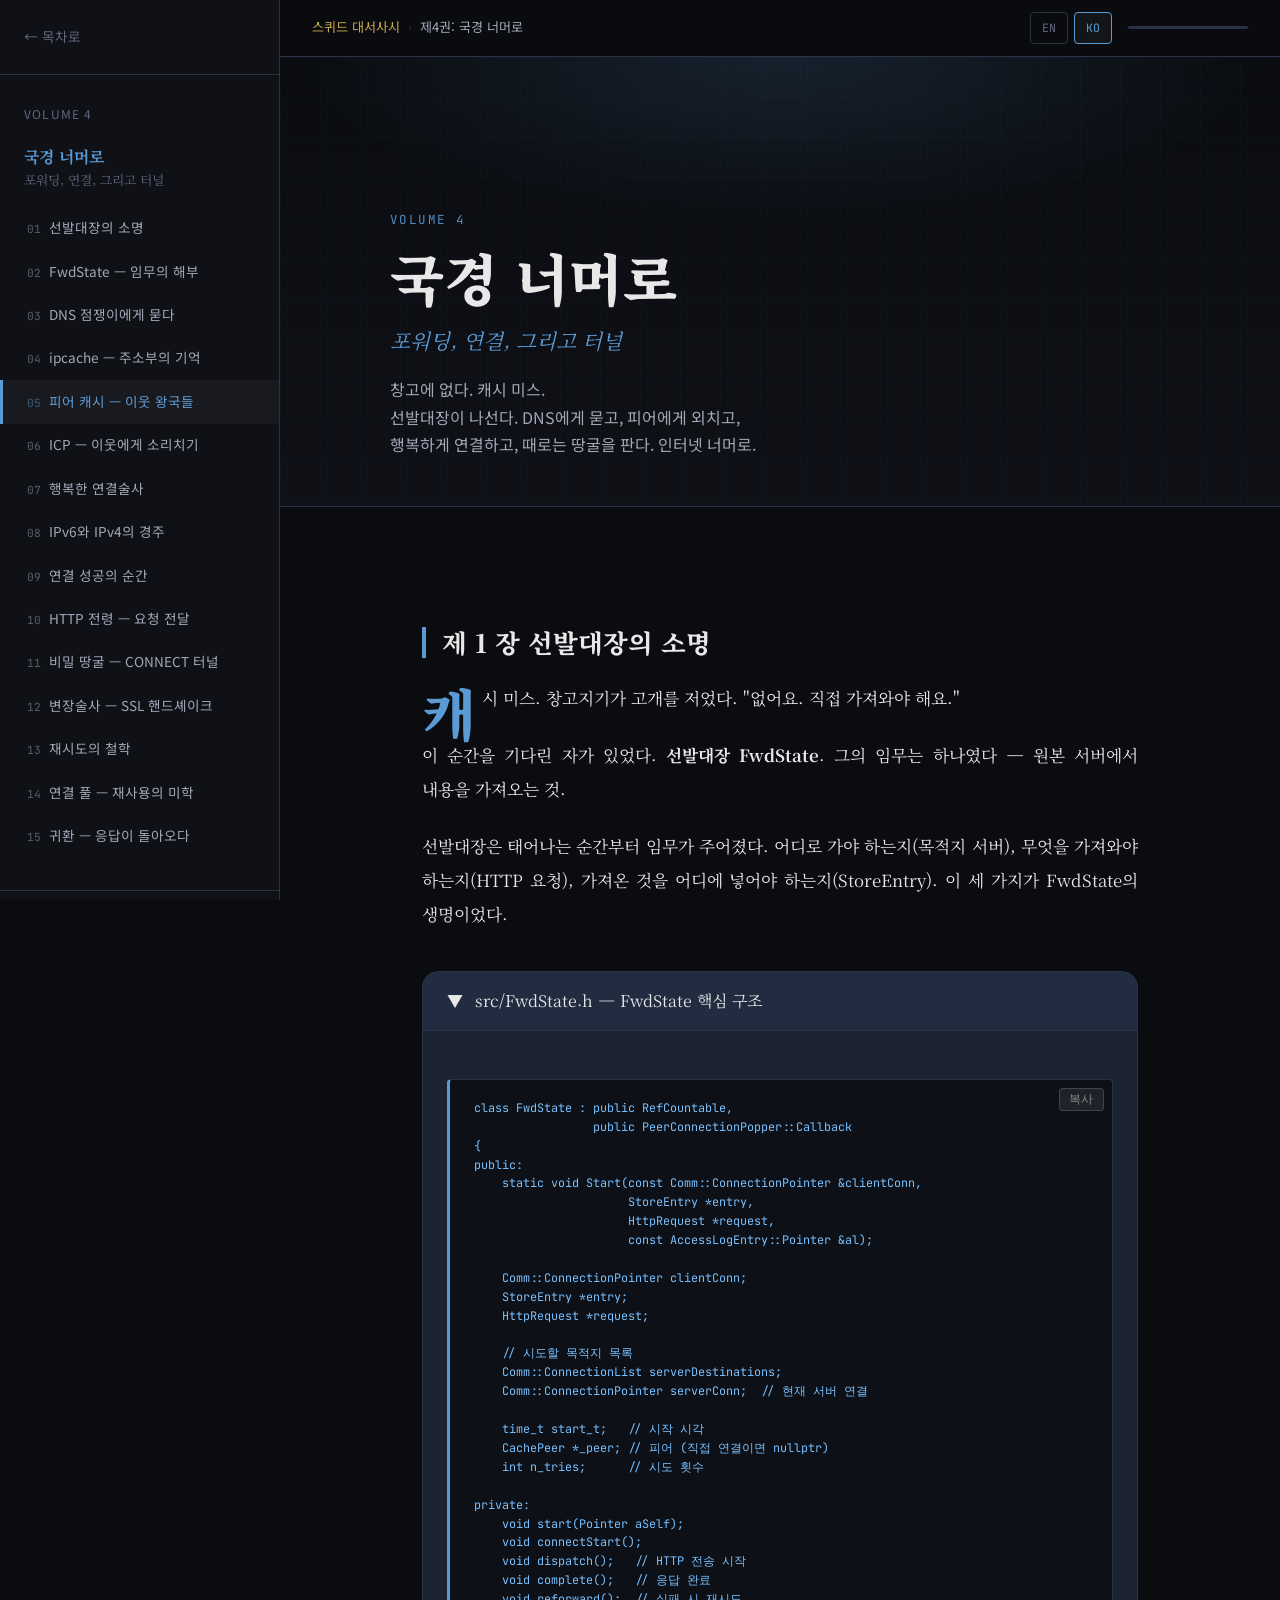
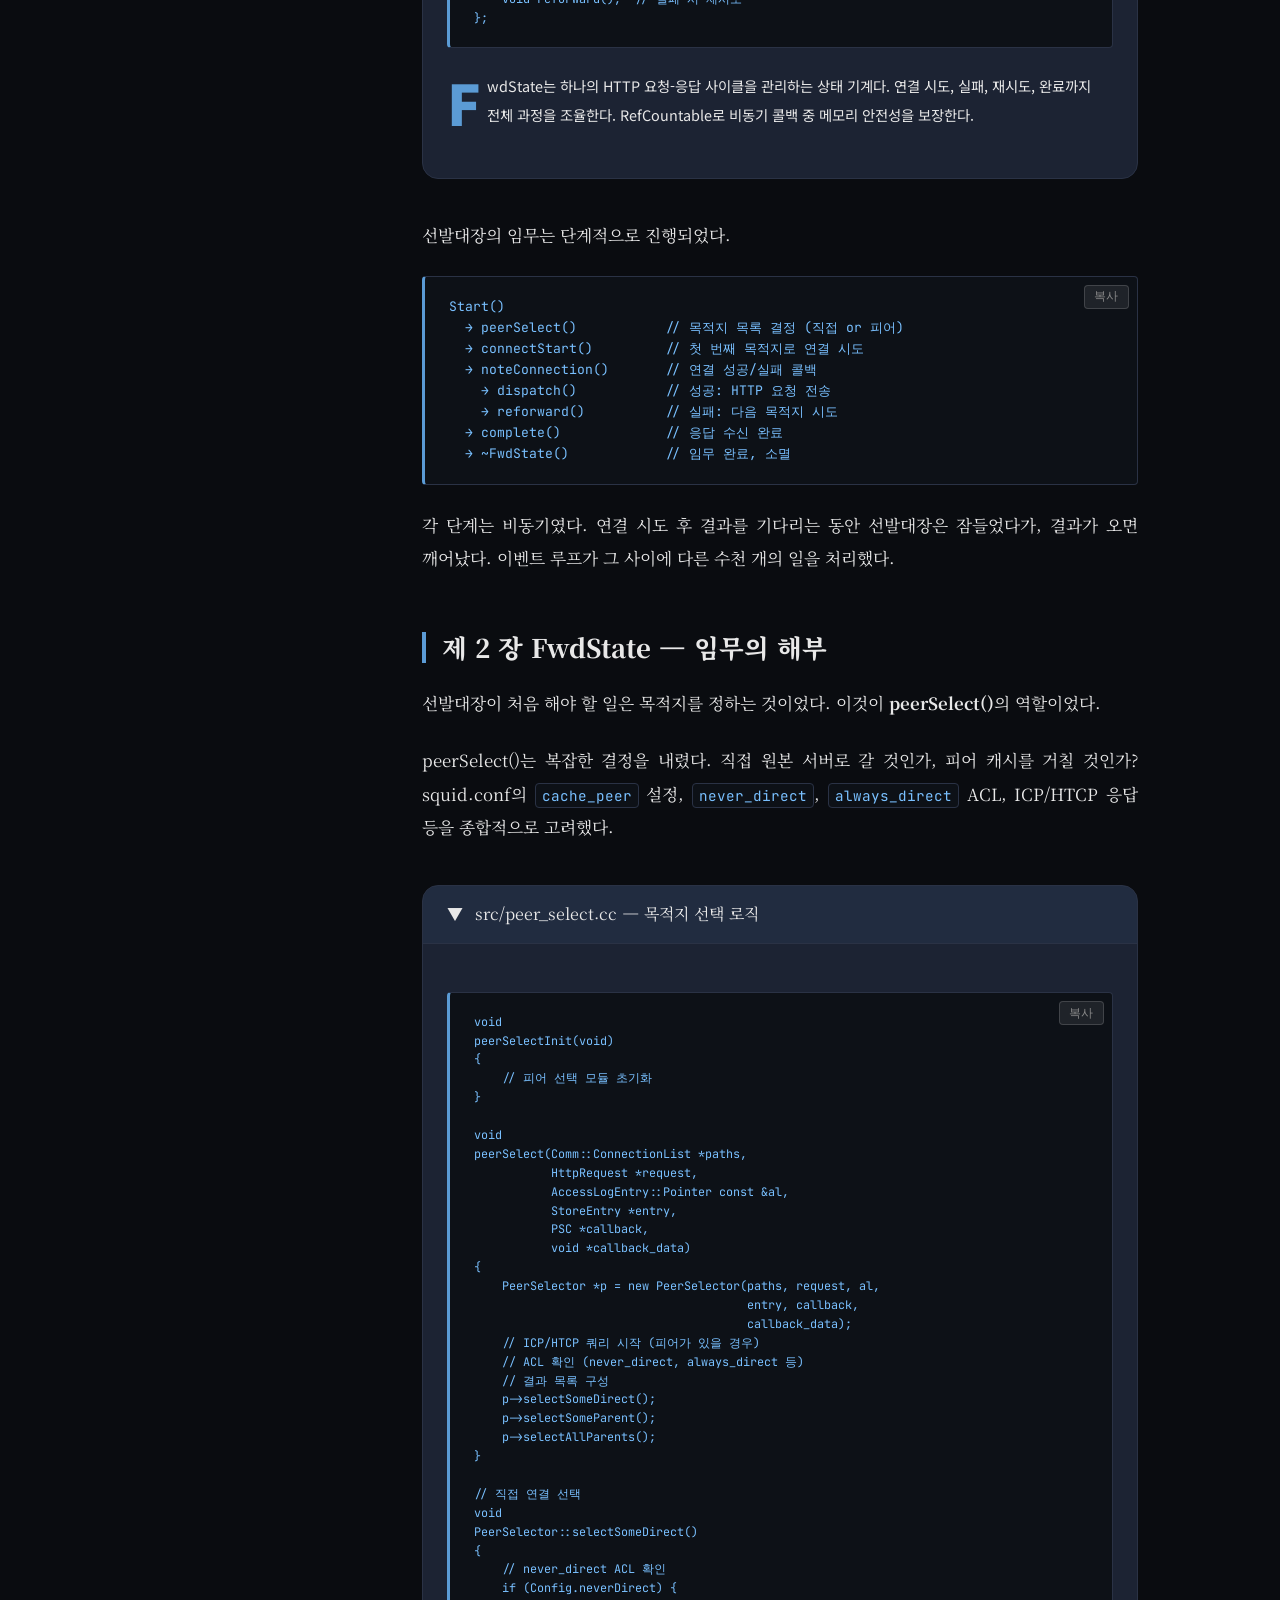
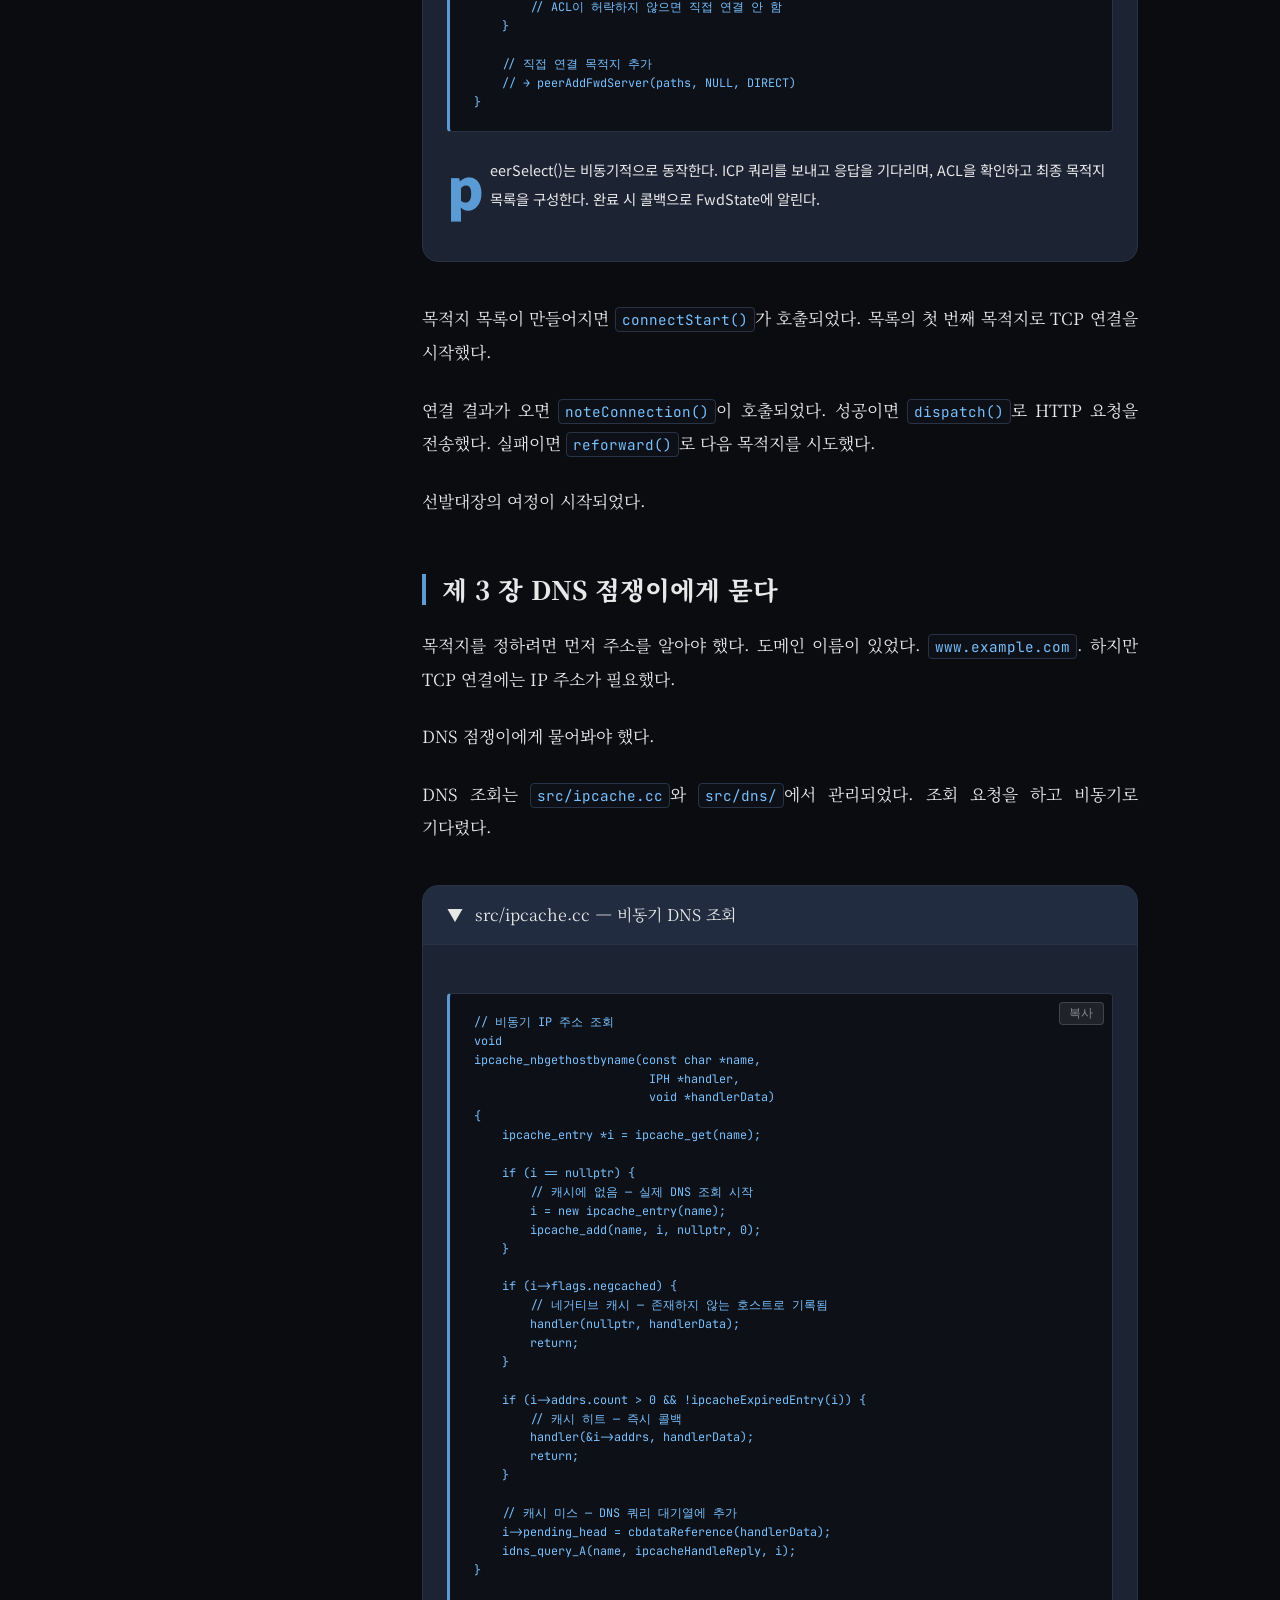
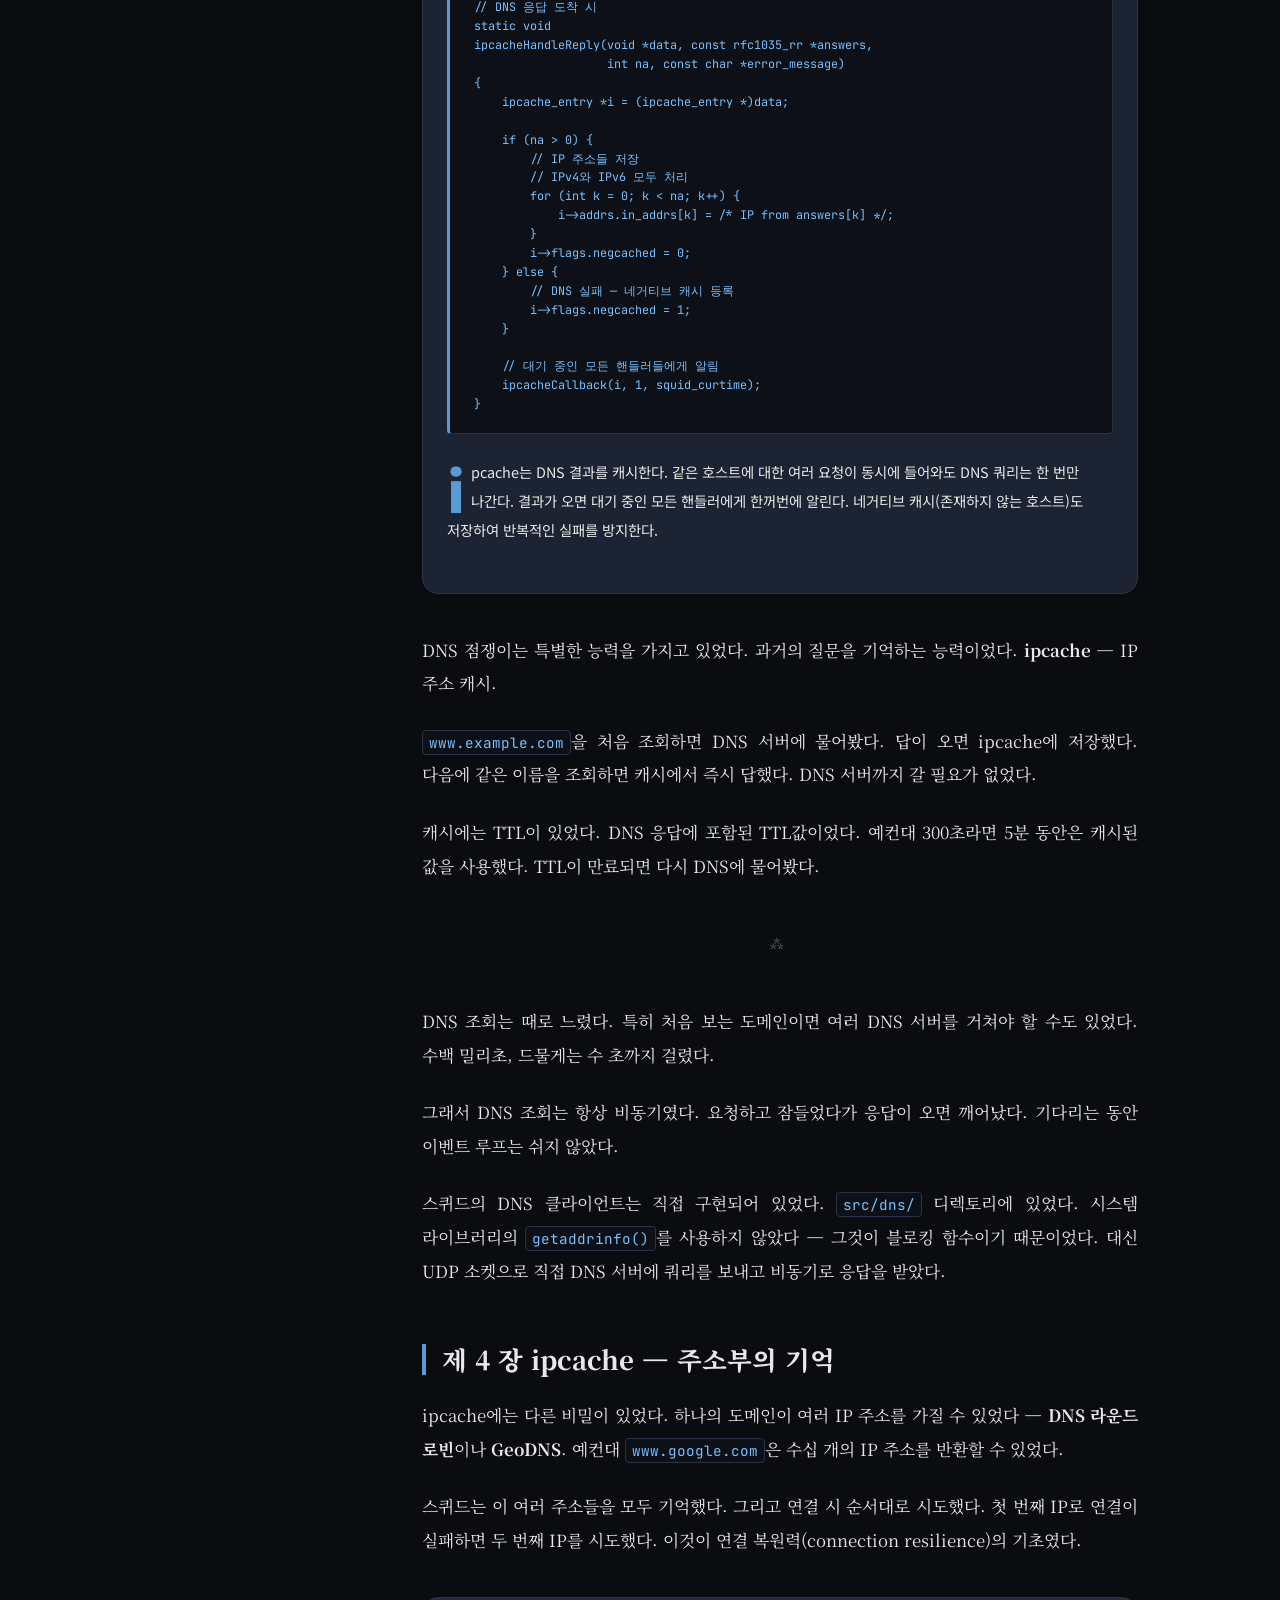
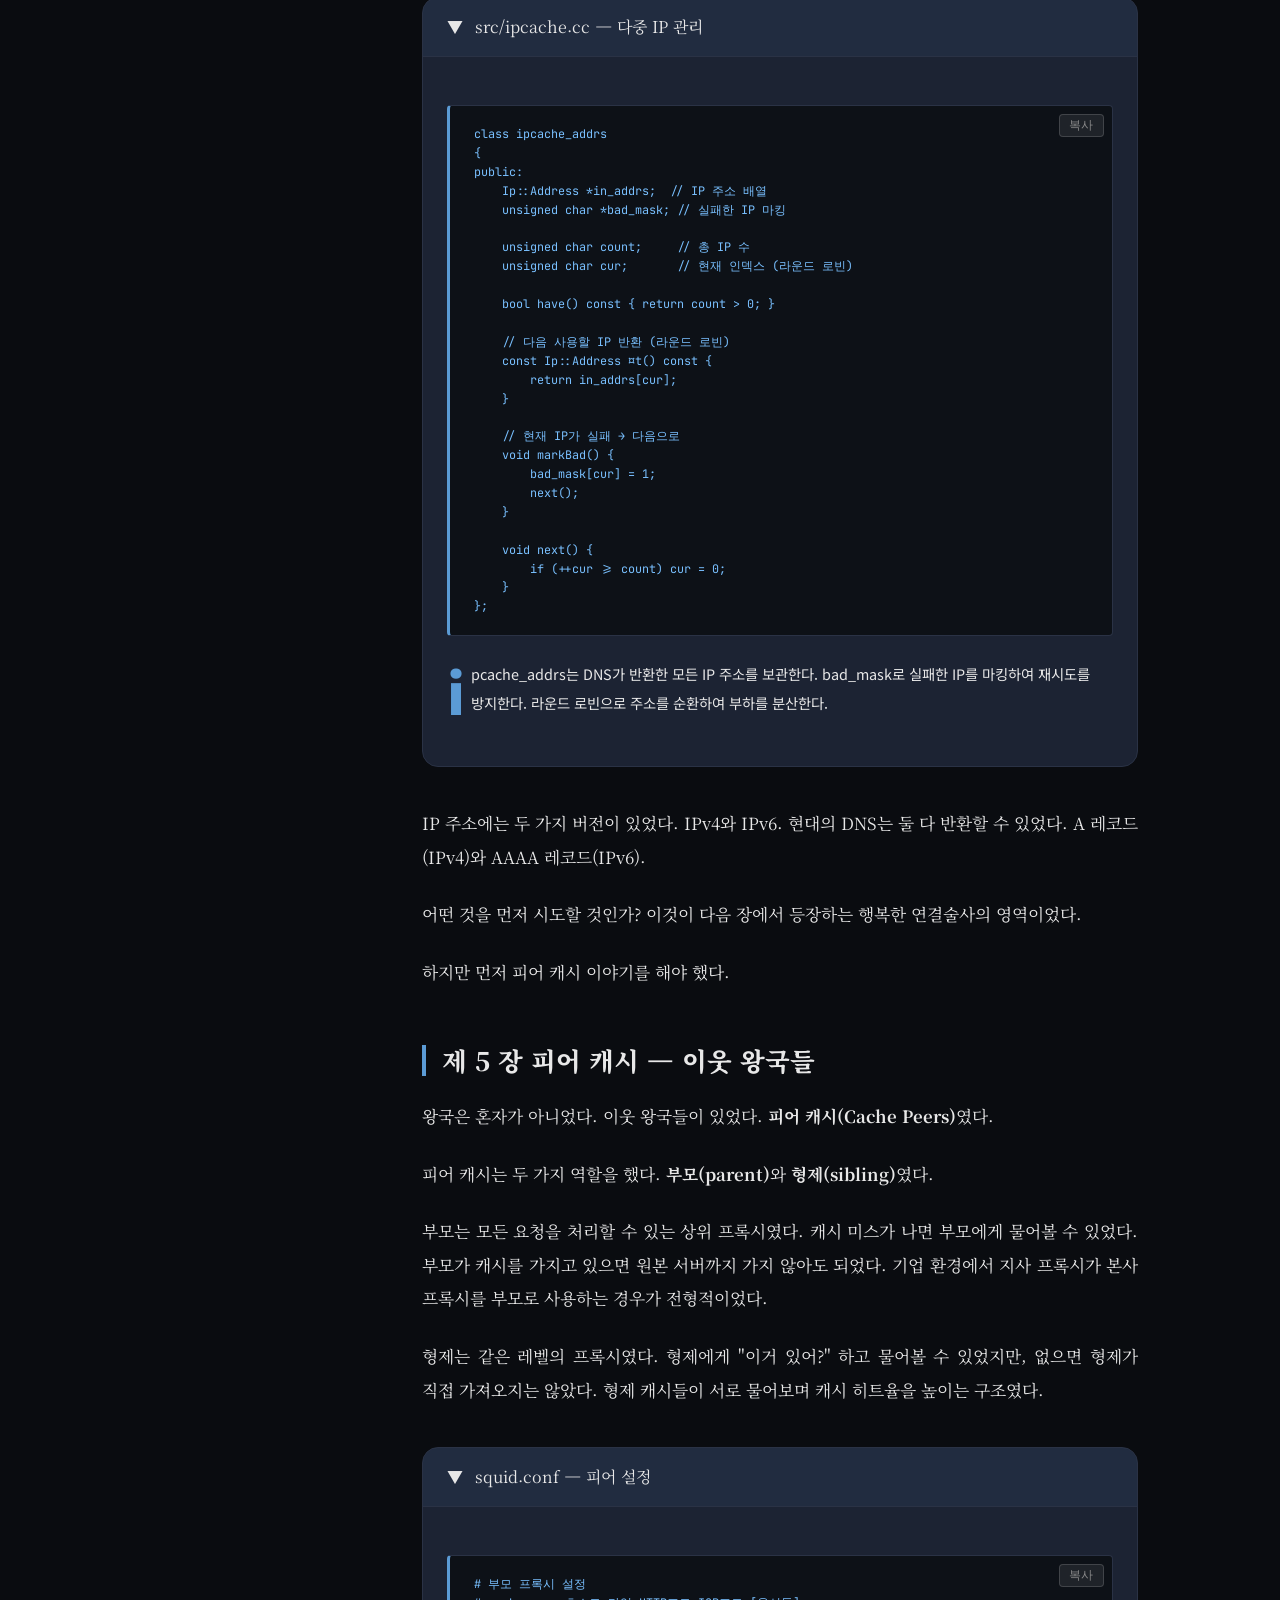
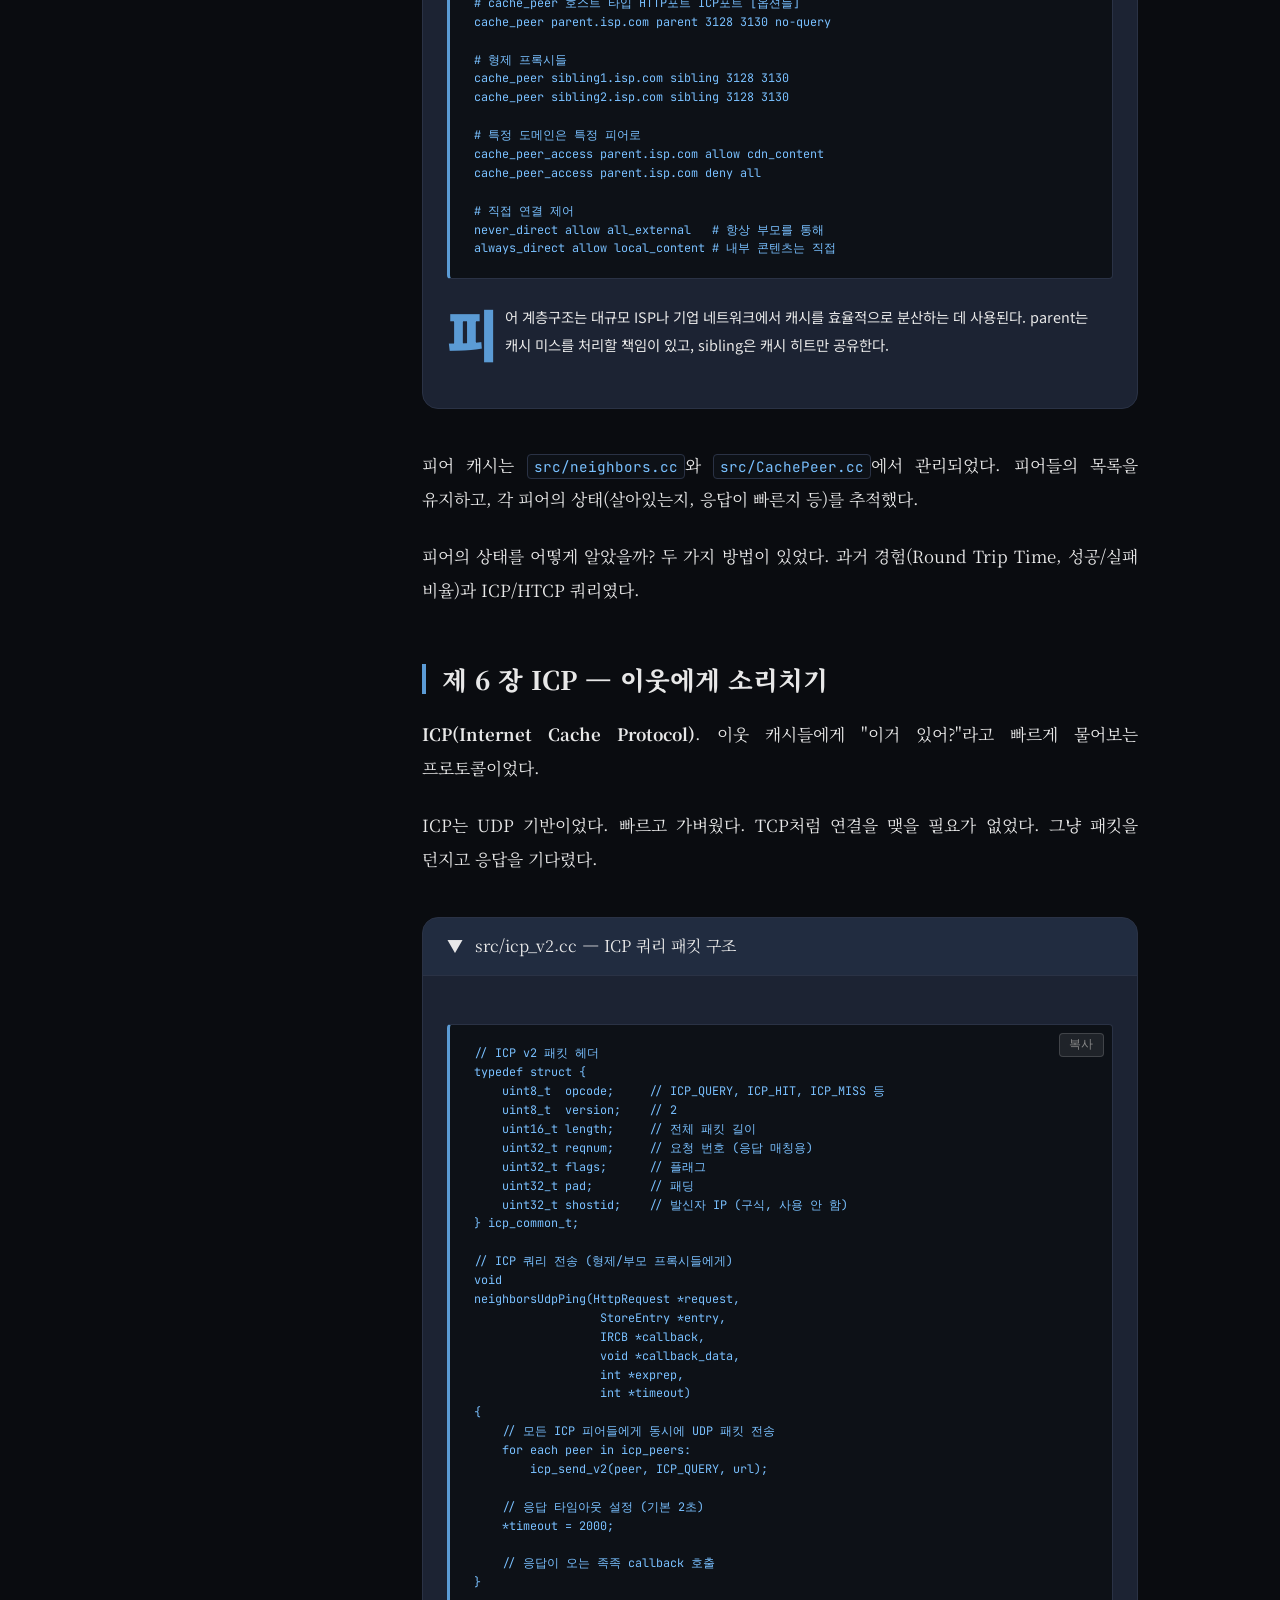
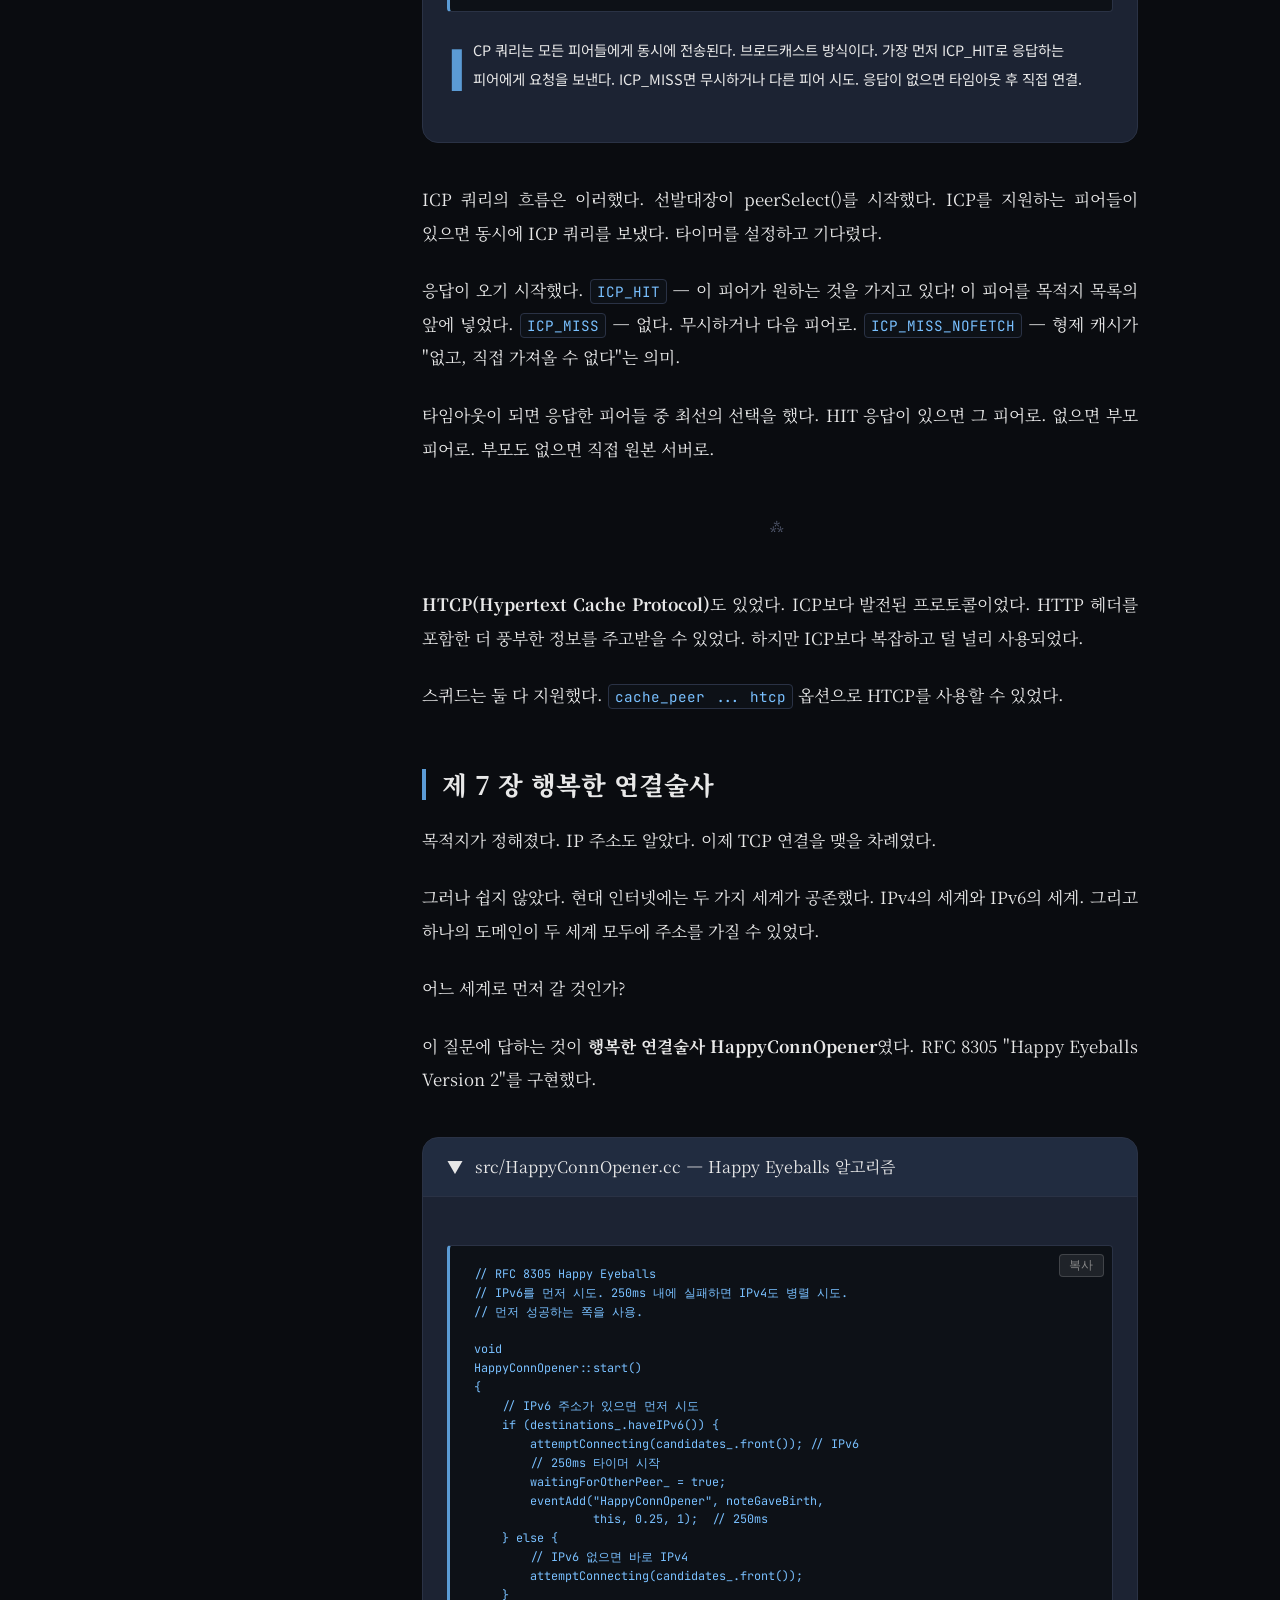
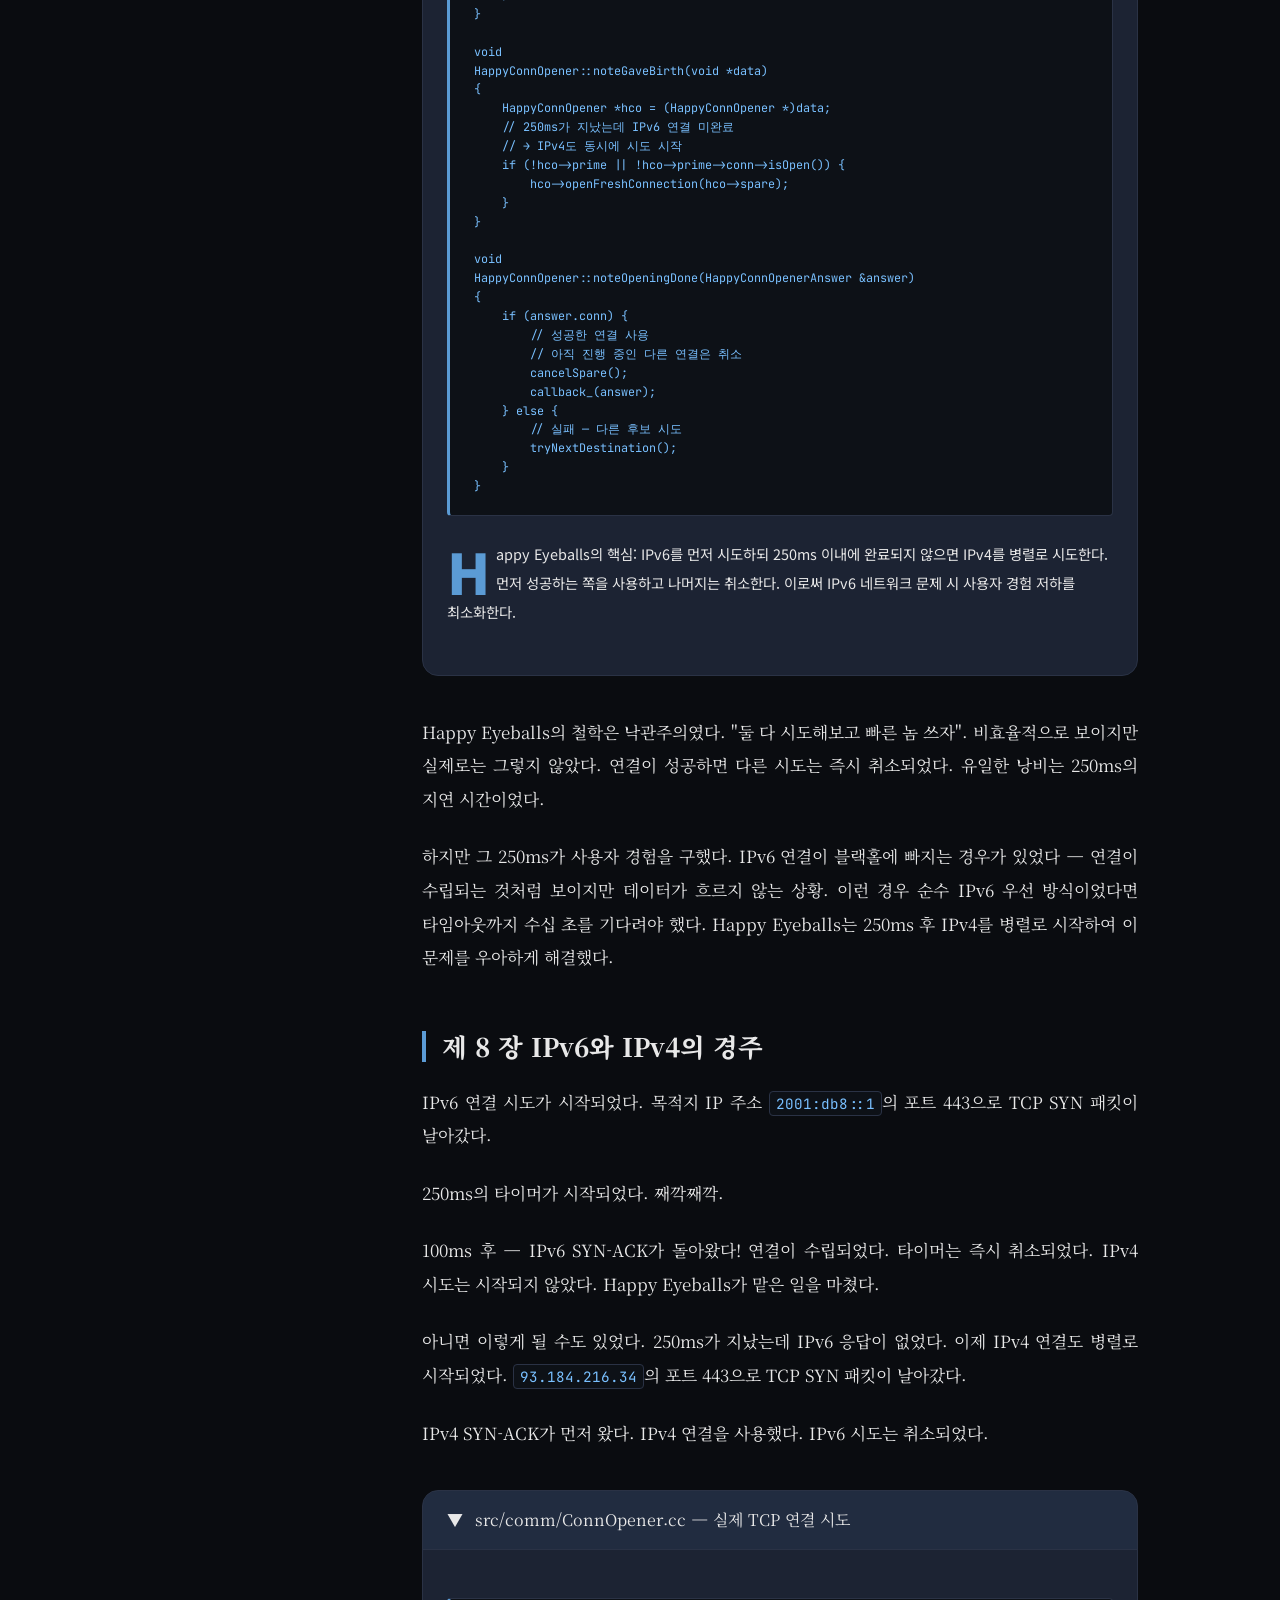
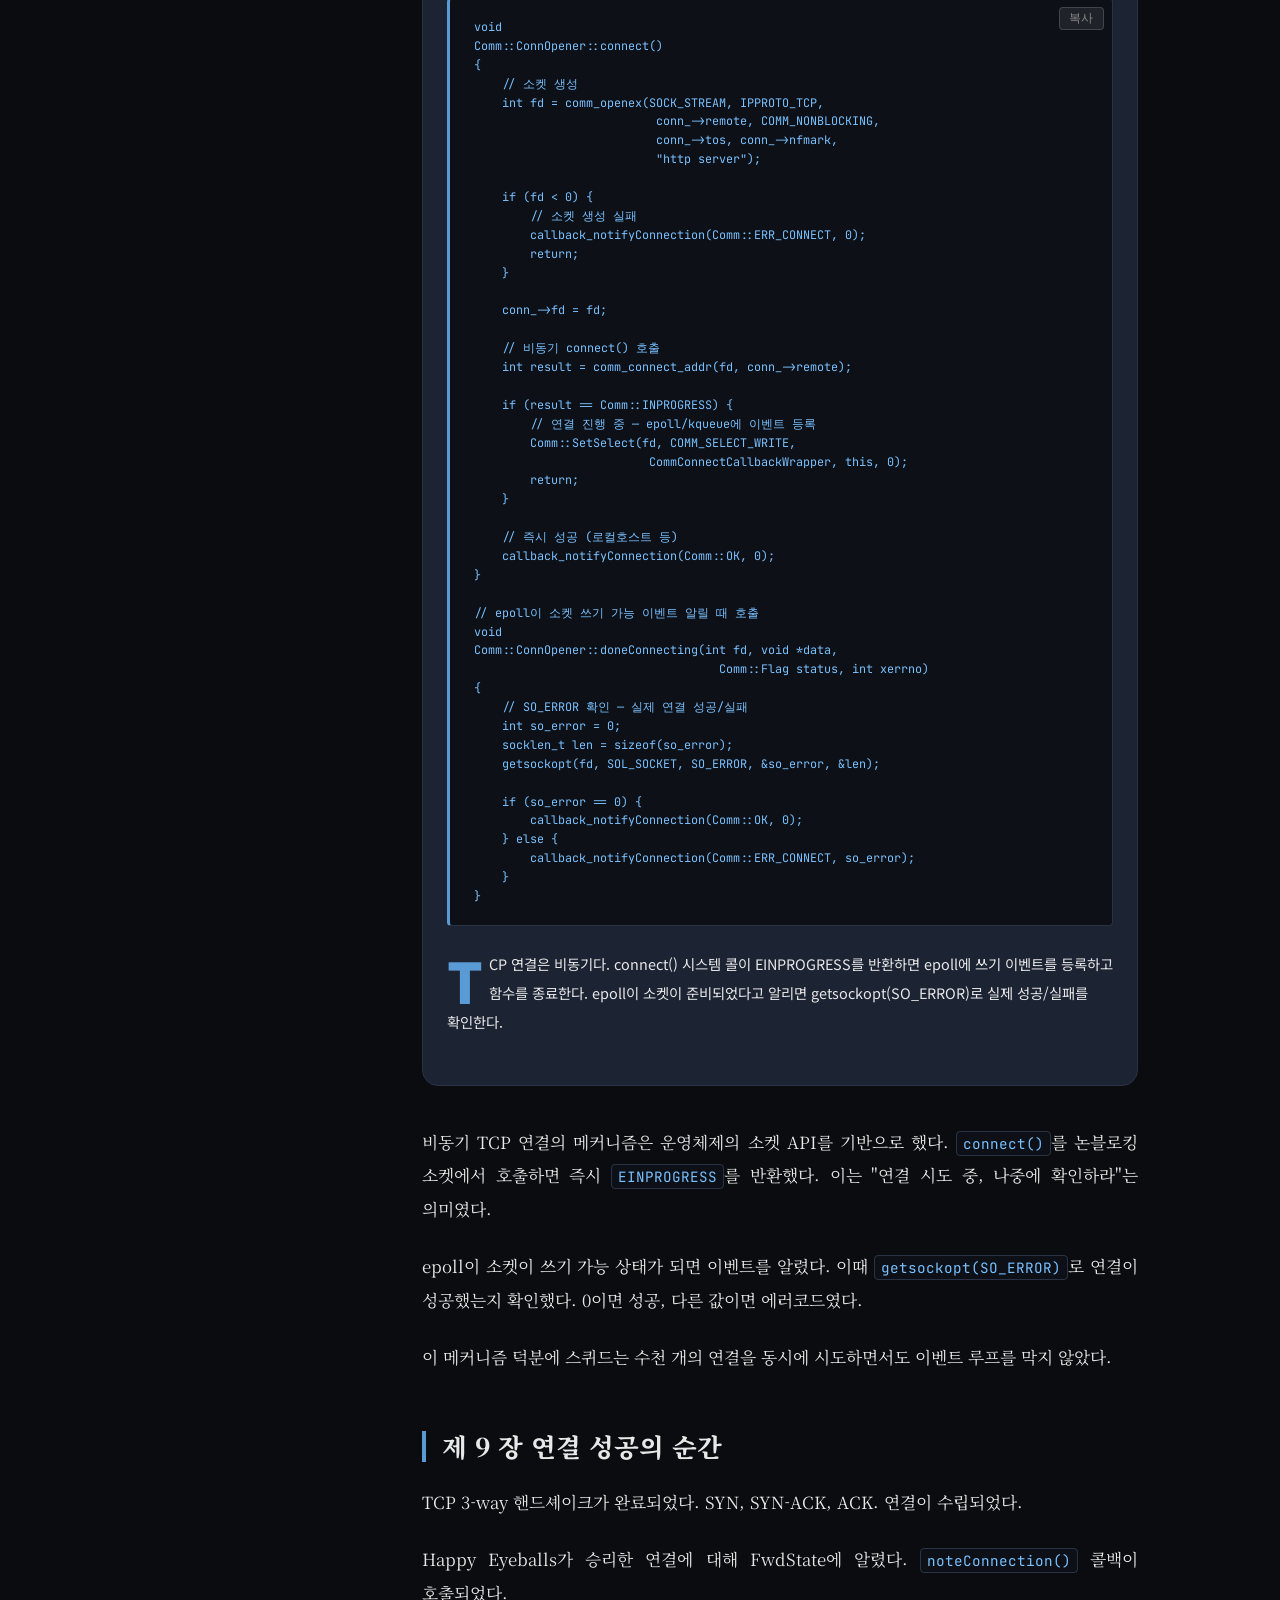
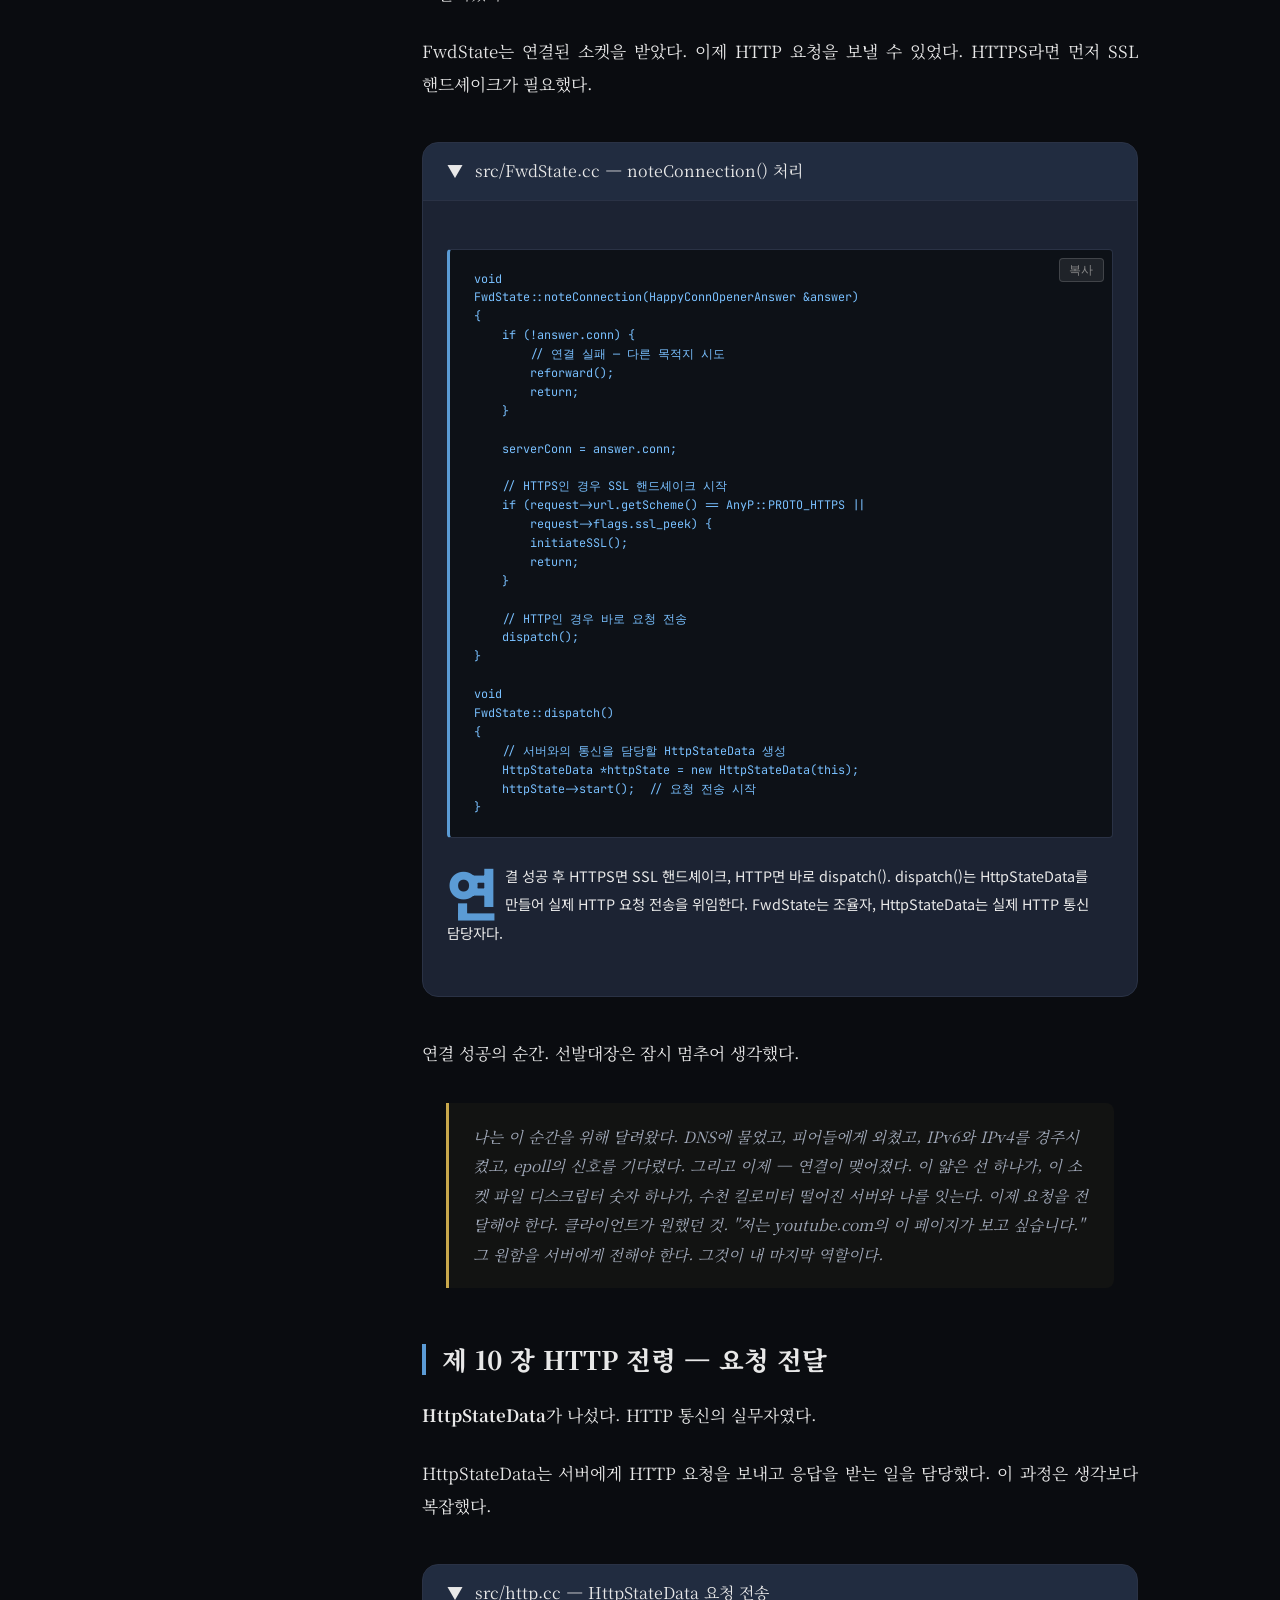
<file: vol4.html>
<!DOCTYPE html>
<html lang="ko" data-volume="4">
<head>
  <meta charset="UTF-8"/>
  <meta name="viewport" content="width=device-width,initial-scale=1"/>
  <title>제4권: 국경 너머로 — 스퀴드 대서사시</title>
  <link rel="stylesheet" href="css/style.css"/>
  <style>
    :root { --vol-color: #5b9bd5; }
    .vol-index-bg {
      background: radial-gradient(ellipse 80% 60% at 50% 0%, rgba(91,155,213,.15) 0%, transparent 60%),
                  linear-gradient(180deg, #0a0c10 0%, #0f1117 100%);
    }
  </style>
</head>
<body>

<div class="novel-wrapper">
<nav class="novel-sidebar">
  <div class="sidebar-logo"><a href="index.html">← 목차로</a></div>
  <div class="sidebar-vol-title">VOLUME 4</div>
  <div class="sidebar-vol-name">국경 너머로<br><span style="font-size:.8rem;font-weight:400;color:var(--text-muted)">포워딩, 연결, 그리고 터널</span></div>
  <nav class="sidebar-nav">
    <a class="sidebar-chapter" href="#ch1"><span class="ch-num">01</span>선발대장의 소명</a>
    <a class="sidebar-chapter" href="#ch2"><span class="ch-num">02</span>FwdState — 임무의 해부</a>
    <a class="sidebar-chapter" href="#ch3"><span class="ch-num">03</span>DNS 점쟁이에게 묻다</a>
    <a class="sidebar-chapter" href="#ch4"><span class="ch-num">04</span>ipcache — 주소부의 기억</a>
    <a class="sidebar-chapter" href="#ch5"><span class="ch-num">05</span>피어 캐시 — 이웃 왕국들</a>
    <a class="sidebar-chapter" href="#ch6"><span class="ch-num">06</span>ICP — 이웃에게 소리치기</a>
    <a class="sidebar-chapter" href="#ch7"><span class="ch-num">07</span>행복한 연결술사</a>
    <a class="sidebar-chapter" href="#ch8"><span class="ch-num">08</span>IPv6와 IPv4의 경주</a>
    <a class="sidebar-chapter" href="#ch9"><span class="ch-num">09</span>연결 성공의 순간</a>
    <a class="sidebar-chapter" href="#ch10"><span class="ch-num">10</span>HTTP 전령 — 요청 전달</a>
    <a class="sidebar-chapter" href="#ch11"><span class="ch-num">11</span>비밀 땅굴 — CONNECT 터널</a>
    <a class="sidebar-chapter" href="#ch12"><span class="ch-num">12</span>변장술사 — SSL 핸드셰이크</a>
    <a class="sidebar-chapter" href="#ch13"><span class="ch-num">13</span>재시도의 철학</a>
    <a class="sidebar-chapter" href="#ch14"><span class="ch-num">14</span>연결 풀 — 재사용의 미학</a>
    <a class="sidebar-chapter" href="#ch15"><span class="ch-num">15</span>귀환 — 응답이 돌아오다</a>
  </nav>
  <div class="sidebar-footer">
    <div class="vol-nav-btns">
      <a href="vol3.html" class="vol-nav-btn">← 3권</a>
      <a href="vol5.html" class="vol-nav-btn">5권 →</a>
    </div>
    <a href="/en/vol4" class="sidebar-lang-link">🇺🇸 Read in English</a>
  </div>
</nav>

<main class="novel-main">
  <div class="novel-topbar">
    <div class="topbar-breadcrumb">
      <a href="index.html">스퀴드 대서사시</a>
      <span class="sep">›</span>
      <span class="current">제4권: 국경 너머로</span>
    </div>
    <div class="lang-switcher"><a href="/en/vol4" class="lang-btn">EN</a><span class="lang-btn active">KO</span></div>
    <div class="progress-bar"><div class="progress-fill"></div></div>
  </div>

  <div class="vol-index-hero" style="min-height:50vh">
    <div class="vol-index-bg" style="position:absolute;inset:0;z-index:0"></div>
    <div style="position:absolute;inset:0;z-index:0;background-image:linear-gradient(rgba(91,155,213,.03) 1px,transparent 1px),linear-gradient(90deg,rgba(91,155,213,.03) 1px,transparent 1px);background-size:40px 40px"></div>
    <div class="vol-index-content" style="padding-top:6rem">
      <div class="vol-label">Volume 4</div>
      <h1 class="vol-main-title">국경 너머로</h1>
      <p class="vol-main-subtitle">포워딩, 연결, 그리고 터널</p>
      <p class="vol-main-desc">
        창고에 없다. 캐시 미스.<br>
        선발대장이 나선다. DNS에게 묻고, 피어에게 외치고,<br>
        행복하게 연결하고, 때로는 땅굴을 판다. 인터넷 너머로.
      </p>
    </div>
  </div>

  <article class="novel-content">

<!-- ════════════════════ 제1장 ════════════════════ -->
<h2 class="chapter-title" id="ch1">
  <span class="chapter-number">제 1 장</span>
  선발대장의 소명
</h2>

<p>캐시 미스. 창고지기가 고개를 저었다. "없어요. 직접 가져와야 해요."</p>

<p>이 순간을 기다린 자가 있었다. <strong>선발대장 FwdState</strong>. 그의 임무는 하나였다 — 원본 서버에서 내용을 가져오는 것.</p>

<p>선발대장은 태어나는 순간부터 임무가 주어졌다. 어디로 가야 하는지(목적지 서버), 무엇을 가져와야 하는지(HTTP 요청), 가져온 것을 어디에 넣어야 하는지(StoreEntry). 이 세 가지가 FwdState의 생명이었다.</p>

<div class="tech-box">
  <div class="tech-box-header"><span class="tech-box-toggle">▼</span> src/FwdState.h — FwdState 핵심 구조</div>
  <div class="tech-box-body">
<pre><code>class FwdState : public RefCountable,
                 public PeerConnectionPopper::Callback
{
public:
    static void Start(const Comm::ConnectionPointer &amp;clientConn,
                      StoreEntry *entry,
                      HttpRequest *request,
                      const AccessLogEntry::Pointer &amp;al);

    Comm::ConnectionPointer clientConn;
    StoreEntry *entry;
    HttpRequest *request;

    // 시도할 목적지 목록
    Comm::ConnectionList serverDestinations;
    Comm::ConnectionPointer serverConn;  // 현재 서버 연결

    time_t start_t;   // 시작 시각
    CachePeer *_peer; // 피어 (직접 연결이면 nullptr)
    int n_tries;      // 시도 횟수

private:
    void start(Pointer aSelf);
    void connectStart();
    void dispatch();   // HTTP 전송 시작
    void complete();   // 응답 완료
    void reforward();  // 실패 시 재시도
};</code></pre>
    <p>FwdState는 하나의 HTTP 요청-응답 사이클을 관리하는 상태 기계다. 연결 시도, 실패, 재시도, 완료까지 전체 과정을 조율한다. RefCountable로 비동기 콜백 중 메모리 안전성을 보장한다.</p>
  </div>
</div>

<p>선발대장의 임무는 단계적으로 진행되었다.</p>

<pre class="code-block"><code>Start()
  → peerSelect()           // 목적지 목록 결정 (직접 or 피어)
  → connectStart()         // 첫 번째 목적지로 연결 시도
  → noteConnection()       // 연결 성공/실패 콜백
    → dispatch()           // 성공: HTTP 요청 전송
    → reforward()          // 실패: 다음 목적지 시도
  → complete()             // 응답 수신 완료
  → ~FwdState()            // 임무 완료, 소멸</code></pre>

<p>각 단계는 비동기였다. 연결 시도 후 결과를 기다리는 동안 선발대장은 잠들었다가, 결과가 오면 깨어났다. 이벤트 루프가 그 사이에 다른 수천 개의 일을 처리했다.</p>

<!-- ════════════════════ 제2장 ════════════════════ -->
<h2 class="chapter-title" id="ch2">
  <span class="chapter-number">제 2 장</span>
  FwdState — 임무의 해부
</h2>

<p>선발대장이 처음 해야 할 일은 목적지를 정하는 것이었다. 이것이 <strong>peerSelect()</strong>의 역할이었다.</p>

<p>peerSelect()는 복잡한 결정을 내렸다. 직접 원본 서버로 갈 것인가, 피어 캐시를 거칠 것인가? squid.conf의 <code>cache_peer</code> 설정, <code>never_direct</code>, <code>always_direct</code> ACL, ICP/HTCP 응답 등을 종합적으로 고려했다.</p>

<div class="tech-box">
  <div class="tech-box-header"><span class="tech-box-toggle">▼</span> src/peer_select.cc — 목적지 선택 로직</div>
  <div class="tech-box-body">
<pre><code>void
peerSelectInit(void)
{
    // 피어 선택 모듈 초기화
}

void
peerSelect(Comm::ConnectionList *paths,
           HttpRequest *request,
           AccessLogEntry::Pointer const &al,
           StoreEntry *entry,
           PSC *callback,
           void *callback_data)
{
    PeerSelector *p = new PeerSelector(paths, request, al,
                                       entry, callback,
                                       callback_data);
    // ICP/HTCP 쿼리 시작 (피어가 있을 경우)
    // ACL 확인 (never_direct, always_direct 등)
    // 결과 목록 구성
    p->selectSomeDirect();
    p->selectSomeParent();
    p->selectAllParents();
}

// 직접 연결 선택
void
PeerSelector::selectSomeDirect()
{
    // never_direct ACL 확인
    if (Config.neverDirect) {
        // ACL이 허락하지 않으면 직접 연결 안 함
    }

    // 직접 연결 목적지 추가
    // → peerAddFwdServer(paths, NULL, DIRECT)
}</code></pre>
    <p>peerSelect()는 비동기적으로 동작한다. ICP 쿼리를 보내고 응답을 기다리며, ACL을 확인하고 최종 목적지 목록을 구성한다. 완료 시 콜백으로 FwdState에 알린다.</p>
  </div>
</div>

<p>목적지 목록이 만들어지면 <code>connectStart()</code>가 호출되었다. 목록의 첫 번째 목적지로 TCP 연결을 시작했다.</p>

<p>연결 결과가 오면 <code>noteConnection()</code>이 호출되었다. 성공이면 <code>dispatch()</code>로 HTTP 요청을 전송했다. 실패이면 <code>reforward()</code>로 다음 목적지를 시도했다.</p>

<p>선발대장의 여정이 시작되었다.</p>

<!-- ════════════════════ 제3장 ════════════════════ -->
<h2 class="chapter-title" id="ch3">
  <span class="chapter-number">제 3 장</span>
  DNS 점쟁이에게 묻다
</h2>

<p>목적지를 정하려면 먼저 주소를 알아야 했다. 도메인 이름이 있었다. <code>www.example.com</code>. 하지만 TCP 연결에는 IP 주소가 필요했다.</p>

<p>DNS 점쟁이에게 물어봐야 했다.</p>

<p>DNS 조회는 <code>src/ipcache.cc</code>와 <code>src/dns/</code>에서 관리되었다. 조회 요청을 하고 비동기로 기다렸다.</p>

<div class="tech-box">
  <div class="tech-box-header"><span class="tech-box-toggle">▼</span> src/ipcache.cc — 비동기 DNS 조회</div>
  <div class="tech-box-body">
<pre><code>// 비동기 IP 주소 조회
void
ipcache_nbgethostbyname(const char *name,
                         IPH *handler,
                         void *handlerData)
{
    ipcache_entry *i = ipcache_get(name);

    if (i == nullptr) {
        // 캐시에 없음 — 실제 DNS 조회 시작
        i = new ipcache_entry(name);
        ipcache_add(name, i, nullptr, 0);
    }

    if (i->flags.negcached) {
        // 네거티브 캐시 — 존재하지 않는 호스트로 기록됨
        handler(nullptr, handlerData);
        return;
    }

    if (i->addrs.count > 0 &amp;&amp; !ipcacheExpiredEntry(i)) {
        // 캐시 히트 — 즉시 콜백
        handler(&amp;i->addrs, handlerData);
        return;
    }

    // 캐시 미스 — DNS 쿼리 대기열에 추가
    i->pending_head = cbdataReference(handlerData);
    idns_query_A(name, ipcacheHandleReply, i);
}

// DNS 응답 도착 시
static void
ipcacheHandleReply(void *data, const rfc1035_rr *answers,
                   int na, const char *error_message)
{
    ipcache_entry *i = (ipcache_entry *)data;

    if (na > 0) {
        // IP 주소들 저장
        // IPv4와 IPv6 모두 처리
        for (int k = 0; k &lt; na; k++) {
            i->addrs.in_addrs[k] = /* IP from answers[k] */;
        }
        i->flags.negcached = 0;
    } else {
        // DNS 실패 — 네거티브 캐시 등록
        i->flags.negcached = 1;
    }

    // 대기 중인 모든 핸들러들에게 알림
    ipcacheCallback(i, 1, squid_curtime);
}</code></pre>
    <p>ipcache는 DNS 결과를 캐시한다. 같은 호스트에 대한 여러 요청이 동시에 들어와도 DNS 쿼리는 한 번만 나간다. 결과가 오면 대기 중인 모든 핸들러에게 한꺼번에 알린다. 네거티브 캐시(존재하지 않는 호스트)도 저장하여 반복적인 실패를 방지한다.</p>
  </div>
</div>

<p>DNS 점쟁이는 특별한 능력을 가지고 있었다. 과거의 질문을 기억하는 능력이었다. <strong>ipcache</strong> — IP 주소 캐시.</p>

<p><code>www.example.com</code>을 처음 조회하면 DNS 서버에 물어봤다. 답이 오면 ipcache에 저장했다. 다음에 같은 이름을 조회하면 캐시에서 즉시 답했다. DNS 서버까지 갈 필요가 없었다.</p>

<p>캐시에는 TTL이 있었다. DNS 응답에 포함된 TTL값이었다. 예컨대 300초라면 5분 동안은 캐시된 값을 사용했다. TTL이 만료되면 다시 DNS에 물어봤다.</p>

<div class="scene-break">⁂</div>

<p>DNS 조회는 때로 느렸다. 특히 처음 보는 도메인이면 여러 DNS 서버를 거쳐야 할 수도 있었다. 수백 밀리초, 드물게는 수 초까지 걸렸다.</p>

<p>그래서 DNS 조회는 항상 비동기였다. 요청하고 잠들었다가 응답이 오면 깨어났다. 기다리는 동안 이벤트 루프는 쉬지 않았다.</p>

<p>스퀴드의 DNS 클라이언트는 직접 구현되어 있었다. <code>src/dns/</code> 디렉토리에 있었다. 시스템 라이브러리의 <code>getaddrinfo()</code>를 사용하지 않았다 — 그것이 블로킹 함수이기 때문이었다. 대신 UDP 소켓으로 직접 DNS 서버에 쿼리를 보내고 비동기로 응답을 받았다.</p>

<!-- ════════════════════ 제4장 ════════════════════ -->
<h2 class="chapter-title" id="ch4">
  <span class="chapter-number">제 4 장</span>
  ipcache — 주소부의 기억
</h2>

<p>ipcache에는 다른 비밀이 있었다. 하나의 도메인이 여러 IP 주소를 가질 수 있었다 — <strong>DNS 라운드 로빈</strong>이나 <strong>GeoDNS</strong>. 예컨대 <code>www.google.com</code>은 수십 개의 IP 주소를 반환할 수 있었다.</p>

<p>스퀴드는 이 여러 주소들을 모두 기억했다. 그리고 연결 시 순서대로 시도했다. 첫 번째 IP로 연결이 실패하면 두 번째 IP를 시도했다. 이것이 연결 복원력(connection resilience)의 기초였다.</p>

<div class="tech-box">
  <div class="tech-box-header"><span class="tech-box-toggle">▼</span> src/ipcache.cc — 다중 IP 관리</div>
  <div class="tech-box-body">
<pre><code>class ipcache_addrs
{
public:
    Ip::Address *in_addrs;  // IP 주소 배열
    unsigned char *bad_mask; // 실패한 IP 마킹

    unsigned char count;     // 총 IP 수
    unsigned char cur;       // 현재 인덱스 (라운드 로빈)

    bool have() const { return count > 0; }

    // 다음 사용할 IP 반환 (라운드 로빈)
    const Ip::Address &current() const {
        return in_addrs[cur];
    }

    // 현재 IP가 실패 → 다음으로
    void markBad() {
        bad_mask[cur] = 1;
        next();
    }

    void next() {
        if (++cur >= count) cur = 0;
    }
};</code></pre>
    <p>ipcache_addrs는 DNS가 반환한 모든 IP 주소를 보관한다. bad_mask로 실패한 IP를 마킹하여 재시도를 방지한다. 라운드 로빈으로 주소를 순환하여 부하를 분산한다.</p>
  </div>
</div>

<p>IP 주소에는 두 가지 버전이 있었다. IPv4와 IPv6. 현대의 DNS는 둘 다 반환할 수 있었다. A 레코드(IPv4)와 AAAA 레코드(IPv6).</p>

<p>어떤 것을 먼저 시도할 것인가? 이것이 다음 장에서 등장하는 행복한 연결술사의 영역이었다.</p>

<p>하지만 먼저 피어 캐시 이야기를 해야 했다.</p>

<!-- ════════════════════ 제5장 ════════════════════ -->
<h2 class="chapter-title" id="ch5">
  <span class="chapter-number">제 5 장</span>
  피어 캐시 — 이웃 왕국들
</h2>

<p>왕국은 혼자가 아니었다. 이웃 왕국들이 있었다. <strong>피어 캐시(Cache Peers)</strong>였다.</p>

<p>피어 캐시는 두 가지 역할을 했다. <strong>부모(parent)</strong>와 <strong>형제(sibling)</strong>였다.</p>

<p>부모는 모든 요청을 처리할 수 있는 상위 프록시였다. 캐시 미스가 나면 부모에게 물어볼 수 있었다. 부모가 캐시를 가지고 있으면 원본 서버까지 가지 않아도 되었다. 기업 환경에서 지사 프록시가 본사 프록시를 부모로 사용하는 경우가 전형적이었다.</p>

<p>형제는 같은 레벨의 프록시였다. 형제에게 "이거 있어?" 하고 물어볼 수 있었지만, 없으면 형제가 직접 가져오지는 않았다. 형제 캐시들이 서로 물어보며 캐시 히트율을 높이는 구조였다.</p>

<div class="tech-box">
  <div class="tech-box-header"><span class="tech-box-toggle">▼</span> squid.conf — 피어 설정</div>
  <div class="tech-box-body">
<pre><code># 부모 프록시 설정
# cache_peer 호스트 타입 HTTP포트 ICP포트 [옵션들]
cache_peer parent.isp.com parent 3128 3130 no-query

# 형제 프록시들
cache_peer sibling1.isp.com sibling 3128 3130
cache_peer sibling2.isp.com sibling 3128 3130

# 특정 도메인은 특정 피어로
cache_peer_access parent.isp.com allow cdn_content
cache_peer_access parent.isp.com deny all

# 직접 연결 제어
never_direct allow all_external   # 항상 부모를 통해
always_direct allow local_content # 내부 콘텐츠는 직접</code></pre>
    <p>피어 계층구조는 대규모 ISP나 기업 네트워크에서 캐시를 효율적으로 분산하는 데 사용된다. parent는 캐시 미스를 처리할 책임이 있고, sibling은 캐시 히트만 공유한다.</p>
  </div>
</div>

<p>피어 캐시는 <code>src/neighbors.cc</code>와 <code>src/CachePeer.cc</code>에서 관리되었다. 피어들의 목록을 유지하고, 각 피어의 상태(살아있는지, 응답이 빠른지 등)를 추적했다.</p>

<p>피어의 상태를 어떻게 알았을까? 두 가지 방법이 있었다. 과거 경험(Round Trip Time, 성공/실패 비율)과 ICP/HTCP 쿼리였다.</p>

<!-- ════════════════════ 제6장 ════════════════════ -->
<h2 class="chapter-title" id="ch6">
  <span class="chapter-number">제 6 장</span>
  ICP — 이웃에게 소리치기
</h2>

<p><strong>ICP(Internet Cache Protocol)</strong>. 이웃 캐시들에게 "이거 있어?"라고 빠르게 물어보는 프로토콜이었다.</p>

<p>ICP는 UDP 기반이었다. 빠르고 가벼웠다. TCP처럼 연결을 맺을 필요가 없었다. 그냥 패킷을 던지고 응답을 기다렸다.</p>

<div class="tech-box">
  <div class="tech-box-header"><span class="tech-box-toggle">▼</span> src/icp_v2.cc — ICP 쿼리 패킷 구조</div>
  <div class="tech-box-body">
<pre><code>// ICP v2 패킷 헤더
typedef struct {
    uint8_t  opcode;     // ICP_QUERY, ICP_HIT, ICP_MISS 등
    uint8_t  version;    // 2
    uint16_t length;     // 전체 패킷 길이
    uint32_t reqnum;     // 요청 번호 (응답 매칭용)
    uint32_t flags;      // 플래그
    uint32_t pad;        // 패딩
    uint32_t shostid;    // 발신자 IP (구식, 사용 안 함)
} icp_common_t;

// ICP 쿼리 전송 (형제/부모 프록시들에게)
void
neighborsUdpPing(HttpRequest *request,
                  StoreEntry *entry,
                  IRCB *callback,
                  void *callback_data,
                  int *exprep,
                  int *timeout)
{
    // 모든 ICP 피어들에게 동시에 UDP 패킷 전송
    for each peer in icp_peers:
        icp_send_v2(peer, ICP_QUERY, url);

    // 응답 타임아웃 설정 (기본 2초)
    *timeout = 2000;

    // 응답이 오는 족족 callback 호출
}</code></pre>
    <p>ICP 쿼리는 모든 피어들에게 동시에 전송된다. 브로드캐스트 방식이다. 가장 먼저 ICP_HIT로 응답하는 피어에게 요청을 보낸다. ICP_MISS면 무시하거나 다른 피어 시도. 응답이 없으면 타임아웃 후 직접 연결.</p>
  </div>
</div>

<p>ICP 쿼리의 흐름은 이러했다. 선발대장이 peerSelect()를 시작했다. ICP를 지원하는 피어들이 있으면 동시에 ICP 쿼리를 보냈다. 타이머를 설정하고 기다렸다.</p>

<p>응답이 오기 시작했다. <code>ICP_HIT</code> — 이 피어가 원하는 것을 가지고 있다! 이 피어를 목적지 목록의 앞에 넣었다. <code>ICP_MISS</code> — 없다. 무시하거나 다음 피어로. <code>ICP_MISS_NOFETCH</code> — 형제 캐시가 "없고, 직접 가져올 수 없다"는 의미.</p>

<p>타임아웃이 되면 응답한 피어들 중 최선의 선택을 했다. HIT 응답이 있으면 그 피어로. 없으면 부모 피어로. 부모도 없으면 직접 원본 서버로.</p>

<div class="scene-break">⁂</div>

<p><strong>HTCP(Hypertext Cache Protocol)</strong>도 있었다. ICP보다 발전된 프로토콜이었다. HTTP 헤더를 포함한 더 풍부한 정보를 주고받을 수 있었다. 하지만 ICP보다 복잡하고 덜 널리 사용되었다.</p>

<p>스퀴드는 둘 다 지원했다. <code>cache_peer ... htcp</code> 옵션으로 HTCP를 사용할 수 있었다.</p>

<!-- ════════════════════ 제7장 ════════════════════ -->
<h2 class="chapter-title" id="ch7">
  <span class="chapter-number">제 7 장</span>
  행복한 연결술사
</h2>

<p>목적지가 정해졌다. IP 주소도 알았다. 이제 TCP 연결을 맺을 차례였다.</p>

<p>그러나 쉽지 않았다. 현대 인터넷에는 두 가지 세계가 공존했다. IPv4의 세계와 IPv6의 세계. 그리고 하나의 도메인이 두 세계 모두에 주소를 가질 수 있었다.</p>

<p>어느 세계로 먼저 갈 것인가?</p>

<p>이 질문에 답하는 것이 <strong>행복한 연결술사 HappyConnOpener</strong>였다. RFC 8305 "Happy Eyeballs Version 2"를 구현했다.</p>

<div class="tech-box">
  <div class="tech-box-header"><span class="tech-box-toggle">▼</span> src/HappyConnOpener.cc — Happy Eyeballs 알고리즘</div>
  <div class="tech-box-body">
<pre><code>// RFC 8305 Happy Eyeballs
// IPv6를 먼저 시도. 250ms 내에 실패하면 IPv4도 병렬 시도.
// 먼저 성공하는 쪽을 사용.

void
HappyConnOpener::start()
{
    // IPv6 주소가 있으면 먼저 시도
    if (destinations_.haveIPv6()) {
        attemptConnecting(candidates_.front()); // IPv6
        // 250ms 타이머 시작
        waitingForOtherPeer_ = true;
        eventAdd("HappyConnOpener", noteGaveBirth,
                 this, 0.25, 1);  // 250ms
    } else {
        // IPv6 없으면 바로 IPv4
        attemptConnecting(candidates_.front());
    }
}

void
HappyConnOpener::noteGaveBirth(void *data)
{
    HappyConnOpener *hco = (HappyConnOpener *)data;
    // 250ms가 지났는데 IPv6 연결 미완료
    // → IPv4도 동시에 시도 시작
    if (!hco->prime || !hco->prime->conn->isOpen()) {
        hco->openFreshConnection(hco->spare);
    }
}

void
HappyConnOpener::noteOpeningDone(HappyConnOpenerAnswer &answer)
{
    if (answer.conn) {
        // 성공한 연결 사용
        // 아직 진행 중인 다른 연결은 취소
        cancelSpare();
        callback_(answer);
    } else {
        // 실패 — 다른 후보 시도
        tryNextDestination();
    }
}</code></pre>
    <p>Happy Eyeballs의 핵심: IPv6를 먼저 시도하되 250ms 이내에 완료되지 않으면 IPv4를 병렬로 시도한다. 먼저 성공하는 쪽을 사용하고 나머지는 취소한다. 이로써 IPv6 네트워크 문제 시 사용자 경험 저하를 최소화한다.</p>
  </div>
</div>

<p>Happy Eyeballs의 철학은 낙관주의였다. "둘 다 시도해보고 빠른 놈 쓰자". 비효율적으로 보이지만 실제로는 그렇지 않았다. 연결이 성공하면 다른 시도는 즉시 취소되었다. 유일한 낭비는 250ms의 지연 시간이었다.</p>

<p>하지만 그 250ms가 사용자 경험을 구했다. IPv6 연결이 블랙홀에 빠지는 경우가 있었다 — 연결이 수립되는 것처럼 보이지만 데이터가 흐르지 않는 상황. 이런 경우 순수 IPv6 우선 방식이었다면 타임아웃까지 수십 초를 기다려야 했다. Happy Eyeballs는 250ms 후 IPv4를 병렬로 시작하여 이 문제를 우아하게 해결했다.</p>

<!-- ════════════════════ 제8장 ════════════════════ -->
<h2 class="chapter-title" id="ch8">
  <span class="chapter-number">제 8 장</span>
  IPv6와 IPv4의 경주
</h2>

<p>IPv6 연결 시도가 시작되었다. 목적지 IP 주소 <code>2001:db8::1</code>의 포트 443으로 TCP SYN 패킷이 날아갔다.</p>

<p>250ms의 타이머가 시작되었다. 째깍째깍.</p>

<p>100ms 후 — IPv6 SYN-ACK가 돌아왔다! 연결이 수립되었다. 타이머는 즉시 취소되었다. IPv4 시도는 시작되지 않았다. Happy Eyeballs가 맡은 일을 마쳤다.</p>

<p>아니면 이렇게 될 수도 있었다. 250ms가 지났는데 IPv6 응답이 없었다. 이제 IPv4 연결도 병렬로 시작되었다. <code>93.184.216.34</code>의 포트 443으로 TCP SYN 패킷이 날아갔다.</p>

<p>IPv4 SYN-ACK가 먼저 왔다. IPv4 연결을 사용했다. IPv6 시도는 취소되었다.</p>

<div class="tech-box">
  <div class="tech-box-header"><span class="tech-box-toggle">▼</span> src/comm/ConnOpener.cc — 실제 TCP 연결 시도</div>
  <div class="tech-box-body">
<pre><code>void
Comm::ConnOpener::connect()
{
    // 소켓 생성
    int fd = comm_openex(SOCK_STREAM, IPPROTO_TCP,
                          conn_->remote, COMM_NONBLOCKING,
                          conn_->tos, conn_->nfmark,
                          "http server");

    if (fd < 0) {
        // 소켓 생성 실패
        callback_notifyConnection(Comm::ERR_CONNECT, 0);
        return;
    }

    conn_->fd = fd;

    // 비동기 connect() 호출
    int result = comm_connect_addr(fd, conn_->remote);

    if (result == Comm::INPROGRESS) {
        // 연결 진행 중 — epoll/kqueue에 이벤트 등록
        Comm::SetSelect(fd, COMM_SELECT_WRITE,
                         CommConnectCallbackWrapper, this, 0);
        return;
    }

    // 즉시 성공 (로컬호스트 등)
    callback_notifyConnection(Comm::OK, 0);
}

// epoll이 소켓 쓰기 가능 이벤트 알릴 때 호출
void
Comm::ConnOpener::doneConnecting(int fd, void *data,
                                   Comm::Flag status, int xerrno)
{
    // SO_ERROR 확인 — 실제 연결 성공/실패
    int so_error = 0;
    socklen_t len = sizeof(so_error);
    getsockopt(fd, SOL_SOCKET, SO_ERROR, &amp;so_error, &amp;len);

    if (so_error == 0) {
        callback_notifyConnection(Comm::OK, 0);
    } else {
        callback_notifyConnection(Comm::ERR_CONNECT, so_error);
    }
}</code></pre>
    <p>TCP 연결은 비동기다. connect() 시스템 콜이 EINPROGRESS를 반환하면 epoll에 쓰기 이벤트를 등록하고 함수를 종료한다. epoll이 소켓이 준비되었다고 알리면 getsockopt(SO_ERROR)로 실제 성공/실패를 확인한다.</p>
  </div>
</div>

<p>비동기 TCP 연결의 메커니즘은 운영체제의 소켓 API를 기반으로 했다. <code>connect()</code>를 논블로킹 소켓에서 호출하면 즉시 <code>EINPROGRESS</code>를 반환했다. 이는 "연결 시도 중, 나중에 확인하라"는 의미였다.</p>

<p>epoll이 소켓이 쓰기 가능 상태가 되면 이벤트를 알렸다. 이때 <code>getsockopt(SO_ERROR)</code>로 연결이 성공했는지 확인했다. 0이면 성공, 다른 값이면 에러코드였다.</p>

<p>이 메커니즘 덕분에 스퀴드는 수천 개의 연결을 동시에 시도하면서도 이벤트 루프를 막지 않았다.</p>

<!-- ════════════════════ 제9장 ════════════════════ -->
<h2 class="chapter-title" id="ch9">
  <span class="chapter-number">제 9 장</span>
  연결 성공의 순간
</h2>

<p>TCP 3-way 핸드셰이크가 완료되었다. SYN, SYN-ACK, ACK. 연결이 수립되었다.</p>

<p>Happy Eyeballs가 승리한 연결에 대해 FwdState에 알렸다. <code>noteConnection()</code> 콜백이 호출되었다.</p>

<p>FwdState는 연결된 소켓을 받았다. 이제 HTTP 요청을 보낼 수 있었다. HTTPS라면 먼저 SSL 핸드셰이크가 필요했다.</p>

<div class="tech-box">
  <div class="tech-box-header"><span class="tech-box-toggle">▼</span> src/FwdState.cc — noteConnection() 처리</div>
  <div class="tech-box-body">
<pre><code>void
FwdState::noteConnection(HappyConnOpenerAnswer &amp;answer)
{
    if (!answer.conn) {
        // 연결 실패 — 다른 목적지 시도
        reforward();
        return;
    }

    serverConn = answer.conn;

    // HTTPS인 경우 SSL 핸드셰이크 시작
    if (request->url.getScheme() == AnyP::PROTO_HTTPS ||
        request->flags.ssl_peek) {
        initiateSSL();
        return;
    }

    // HTTP인 경우 바로 요청 전송
    dispatch();
}

void
FwdState::dispatch()
{
    // 서버와의 통신을 담당할 HttpStateData 생성
    HttpStateData *httpState = new HttpStateData(this);
    httpState->start();  // 요청 전송 시작
}</code></pre>
    <p>연결 성공 후 HTTPS면 SSL 핸드셰이크, HTTP면 바로 dispatch(). dispatch()는 HttpStateData를 만들어 실제 HTTP 요청 전송을 위임한다. FwdState는 조율자, HttpStateData는 실제 HTTP 통신 담당자다.</p>
  </div>
</div>

<p>연결 성공의 순간. 선발대장은 잠시 멈추어 생각했다.</p>

<blockquote class="inner-voice">
나는 이 순간을 위해 달려왔다. DNS에 물었고, 피어들에게 외쳤고, IPv6와 IPv4를 경주시켰고, epoll의 신호를 기다렸다. 그리고 이제 — 연결이 맺어졌다. 이 얇은 선 하나가, 이 소켓 파일 디스크립터 숫자 하나가, 수천 킬로미터 떨어진 서버와 나를 잇는다.

이제 요청을 전달해야 한다. 클라이언트가 원했던 것. "저는 youtube.com의 이 페이지가 보고 싶습니다." 그 원함을 서버에게 전해야 한다. 그것이 내 마지막 역할이다.
</blockquote>

<!-- ════════════════════ 제10장 ════════════════════ -->
<h2 class="chapter-title" id="ch10">
  <span class="chapter-number">제 10 장</span>
  HTTP 전령 — 요청 전달
</h2>

<p><strong>HttpStateData</strong>가 나섰다. HTTP 통신의 실무자였다.</p>

<p>HttpStateData는 서버에게 HTTP 요청을 보내고 응답을 받는 일을 담당했다. 이 과정은 생각보다 복잡했다.</p>

<div class="tech-box">
  <div class="tech-box-header"><span class="tech-box-toggle">▼</span> src/http.cc — HttpStateData 요청 전송</div>
  <div class="tech-box-body">
<pre><code>void
HttpStateData::sendRequest()
{
    // 요청 헤더 구성
    HttpHeader hdr_out(hoRequest);

    // 원본 헤더에서 필요한 것들 복사
    // X-Forwarded-For 추가 (설정에 따라)
    // Via 헤더 추가 (프록시 식별)
    // Connection: keep-alive 또는 close

    // 피어를 통한 경우 전체 URL 사용
    // 직접 연결인 경우 경로만 사용
    // GET http://example.com/path vs GET /path

    mb.Printf("%s %s HTTP/1.%d\r\n",
              request->method.image().c_str(),
              flags.proxying ? request->effectiveRequestUri().c_str()
                             : url_canonic_path.c_str(),
              flags.proxying ? 0 : 1);

    // 헤더 직렬화
    hdr_out.packInto(&amp;mb);
    mb.append("\r\n", 2);

    // 요청 본문 (POST/PUT)이 있으면 추가

    // 비동기 쓰기
    Comm::Write(serverConn, &amp;mb, writeReplyCallback, this);
}

// 응답 읽기
void
HttpStateData::readReply(const CommIoCbParams &amp;io)
{
    // 서버에서 데이터 수신
    // HTTP/1 파서로 응답 헤더 파싱
    // StoreEntry에 데이터 저장
    // 완료 시 FwdState::complete() 호출
}</code></pre>
    <p>프록시는 서버에 요청할 때 Via, X-Forwarded-For 헤더를 추가한다. 피어를 통한 경우 전체 URL(absolute form)을 사용하고, 직접 연결인 경우 경로만(origin form) 사용한다. 응답 데이터는 청크 단위로 StoreEntry에 저장된다.</p>
  </div>
</div>

<p>요청 헤더를 구성할 때 프록시는 몇 가지 헤더를 추가하거나 수정했다.</p>

<p><code>Via: 1.1 squid.example.com (squid/6.x)</code> — "이 요청은 스퀴드 프록시를 거쳤습니다"는 표시. RFC 7230이 요구하는 헤더였다.</p>

<p><code>X-Forwarded-For: 192.168.1.105</code> — 원래 클라이언트의 IP 주소. 원본 서버가 실제 클라이언트 IP를 알 수 있도록 해주는 헤더. <code>forwarded_for on/off</code> 설정으로 제어 가능했다.</p>

<p><code>Cache-Control: max-age=0</code> — IMS(If-Modified-Since) 재검증 시 추가.</p>

<p>그리고 일부 헤더는 제거했다. 클라이언트가 보낸 <code>Proxy-Authorization</code>은 서버에 전달하면 안 되었다. 그것은 프록시를 위한 인증 정보였지, 서버를 위한 것이 아니었다.</p>

<div class="scene-break">⁂</div>

<p>응답이 오기 시작했다. <code>HTTP/1.1 200 OK\r\n</code>. 헤더들이 줄줄이 왔다. <code>Content-Type: text/html\r\n</code>. <code>Content-Length: 12345\r\n</code>. 빈 줄 — 헤더 끝. 그리고 본문이 왔다.</p>

<p>HttpStateData는 응답 헤더를 파싱했다. <code>Http1::ResponseParser</code>가 이 역할을 담당했다. 파싱된 헤더가 <code>HttpReply</code> 객체가 되었다.</p>

<p>그리고 데이터를 StoreEntry에 계속 추가했다. 클라이언트들이 그것을 스트리밍으로 받아갔다.</p>

<!-- ════════════════════ 제11장 ════════════════════ -->
<h2 class="chapter-title" id="ch11">
  <span class="chapter-number">제 11 장</span>
  비밀 땅굴 — CONNECT 터널
</h2>

<p>HTTPS 요청이 일반 HTTP 요청과 다른 점이 있었다. 클라이언트는 먼저 프록시에게 특별한 요청을 보냈다.</p>

<p><code>CONNECT www.youtube.com:443 HTTP/1.1</code></p>

<p>CONNECT 메서드. "저와 youtube.com:443 사이에 비밀 터널을 만들어 주세요." 이 요청이 왔을 때 스퀴드는 특별한 모드로 진입했다.</p>

<div class="tech-box">
  <div class="tech-box-header"><span class="tech-box-toggle">▼</span> src/tunnel.cc — TunnelStateData 터널 생성</div>
  <div class="tech-box-body">
<pre><code>class TunnelStateData : public RefCountable
{
public:
    // 양쪽 연결
    Comm::ConnectionPointer clientConn;  // 클라이언트와의 연결
    Comm::ConnectionPointer serverConn;  // 서버와의 연결

    // 양방향 버퍼
    struct Connection {
        char *buf;
        int len;
        // 읽기/쓰기 상태
    } client, server;

    void copyRead(Connection &from, IOCB *completion);
    void copyWrite(Connection &to, int len, char *buf);
};

// 터널 생성
void
tunnelStart(ClientHttpRequest *http)
{
    // 서버에 연결
    // 성공하면 클라이언트에게 200 응답
    // 이후 양방향 바이트 중계 시작
}

// 연결 성공 후 200 응답 전송
static void
tunnelConnectedComplete(...)
{
    TunnelStateData *tunnelState = ...;

    // "HTTP/1.1 200 Connection established\r\n\r\n"
    const char *response = "HTTP/1.1 200 Connection established\r\n\r\n";
    Comm::Write(tunnelState->clientConn, response, strlen(response), ...);

    // 이후: 양쪽에서 읽어서 반대쪽에 그대로 쓰기
    tunnelState->copyRead(tunnelState->client, tunnelReadFromClient);
    tunnelState->copyRead(tunnelState->server, tunnelReadFromServer);
}</code></pre>
    <p>터널은 매우 단순하다. 양쪽 소켓에서 읽어서 반대쪽에 그대로 쓴다. 내용을 해석하지 않는다. TCP 스트림의 바이트들이 프록시를 통해 투명하게 흐른다. SSL 핸드셰이크, 암호화 데이터, 모든 것이 그대로 통과한다.</p>
  </div>
</div>

<p>터널의 핵심은 투명성이었다. 스퀴드는 내용을 보지 않았다. 클라이언트에서 오는 바이트를 서버에 전달하고, 서버에서 오는 바이트를 클라이언트에 전달했다. 그뿐이었다.</p>

<p>그래서 HTTPS가 동작했다. SSL 핸드셰이크가 이 터널 안에서 진행되었다. 클라이언트와 서버가 암호화 키를 교환했다. 이후 모든 데이터는 암호화되어 흘렀다. 스퀴드는 이 암호화된 데이터를 보았지만 해독할 수 없었다 — 암호화 키를 모르니까.</p>

<p>이것이 일반적인 HTTPS 프록시 터널의 동작이었다.</p>

<div class="scene-break">⁂</div>

<p>터널의 성능은 어떠했을까? 데이터 복사가 두 번 일어났다. 소켓에서 버퍼로, 버퍼에서 다른 소켓으로. 이것이 CPU와 메모리를 사용했다.</p>

<p>더 효율적인 방법도 있었다 — <code>splice()</code> 시스템 콜. 두 파일 디스크립터 사이에서 커널 내부에서 직접 데이터를 이동하는 방법이었다. 사용자 공간으로 데이터를 복사하지 않아도 되었다. 하지만 이것은 일부 플랫폼에서만 사용 가능했고 구현이 더 복잡했다.</p>

<p>대용량 트래픽을 처리하는 환경에서 터널의 성능 최적화는 중요한 과제였다. 스퀴드는 지속적으로 이 부분을 개선해왔다.</p>

<!-- ════════════════════ 제12장 ════════════════════ -->
<h2 class="chapter-title" id="ch12">
  <span class="chapter-number">제 12 장</span>
  변장술사 — SSL 핸드셰이크
</h2>

<p>SSL 범프가 활성화된 경우는 달랐다. 투명한 터널 대신, 스퀴드는 적극적으로 SSL 핸드셰이크에 참여했다.</p>

<p>클라이언트가 <code>CONNECT www.bank.com:443</code>을 보냈다. 일반적인 터널이었다면 서버에 연결하고 투명하게 중계했을 것이다. 하지만 SSL 범프 설정이 있었다.</p>

<p><strong>변장술사 SSL 모듈</strong>이 나섰다. <code>src/ssl/</code> 디렉토리에서.</p>

<div class="tech-box">
  <div class="tech-box-header"><span class="tech-box-toggle">▼</span> src/ssl/ServerBump.cc — SSL Bump 단계별 처리</div>
  <div class="tech-box-body">
<pre><code>// SSL Bump step1: 클라이언트 ClientHello 가로채기
void
ConnStateData::startPeekAndSplice()
{
    // 클라이언트 SSL 헬로 메시지 읽기 시작
    // SNI(Server Name Indication) 추출 가능
    // → ssl_bump ACL 첫 번째 평가
    Security::ServerOptions server_opts;
    server_opts.parsedOptions = ...;

    // TLS 핸드셰이크 시작 (클라이언트 방향)
    tlsBump.reset(new Security::ServerBump(request, entry));
}

// SSL Bump step2: 서버 인증서 확인 후 결정
void
Ssl::ServerBump::noteDestinationConnection(
    const Comm::ConnectionPointer &conn)
{
    // 서버에 연결하여 실제 인증서 받기
    // 인증서 정보로 두 번째 ssl_bump ACL 평가
    // peek: 인증서만 보고 투명 통과
    // bump: 중간자 개입
    // splice: 그냥 터널로 전환
}

// SSL Bump step3: 실제 데이터 단계
// bump인 경우: 위조 인증서로 클라이언트와 핸드셰이크
// splice인 경우: 터널로 전환
// terminate: 연결 종료</code></pre>
    <p>SSL Bump는 세 단계로 진행된다. 각 단계에서 ACL을 평가하여 다음 동작을 결정한다. step1에서 SNI를 보고, step2에서 서버 인증서를 보고, step3에서 최종 결정을 내린다. 단계마다 다른 결정을 내릴 수 있어 세밀한 제어가 가능하다.</p>
  </div>
</div>

<p>SSL 범프의 동작을 단계별로 살펴보자.</p>

<p><strong>step1 (ClientHello 단계)</strong>: 클라이언트가 TLS 핸드셰이크를 시작하는 ClientHello 메시지를 보냈다. 이 안에 SNI(Server Name Indication)가 있었다 — 클라이언트가 연결하려는 도메인 이름이었다. 스퀴드는 이 SNI를 읽고 ssl_bump ACL을 평가했다.</p>

<p><strong>step2 (서버 인증서 단계)</strong>: 서버에 실제로 연결하여 서버의 SSL 인증서를 받아보았다. 인증서의 내용(도메인, 유효기간, 발급자)을 확인했다. 두 번째 ssl_bump ACL 평가.</p>

<p><strong>step3 (데이터 단계)</strong>: 최종 결정. bump라면 위조 인증서를 만들어 클라이언트에게 제시하고 중간자가 되었다. splice라면 터널로 전환하여 투명하게 통과했다.</p>

<p>변장술사의 핵심 기술은 <strong>동적 인증서 생성</strong>이었다. 실시간으로 인증서를 만들어내는 능력. 서버의 도메인 이름, 유효기간, SAN(Subject Alternative Names)을 복사하여 스퀴드 CA로 서명된 인증서를 즉석에서 만들었다.</p>

<!-- ════════════════════ 제13장 ════════════════════ -->
<h2 class="chapter-title" id="ch13">
  <span class="chapter-number">제 13 장</span>
  재시도의 철학
</h2>

<p>연결이 실패했다. 서버가 응답하지 않았다. 타임아웃이 발생했다. 503 Service Unavailable이 돌아왔다.</p>

<p>선발대장은 어떻게 해야 할까?</p>

<p>포기하지 않았다. <strong>reforward()</strong>가 있었다.</p>

<div class="tech-box">
  <div class="tech-box-header"><span class="tech-box-toggle">▼</span> src/FwdState.cc — 재시도 로직</div>
  <div class="tech-box-body">
<pre><code>void
FwdState::reforward()
{
    // 재시도 가능한지 확인
    if (!checkRetriable()) {
        // 재시도 불가 — 에러 반환
        fail(new ErrorState(ERR_CONNECT_FAIL, ...));
        return;
    }

    // 현재 서버 연결 닫기
    serverConn = nullptr;

    // 다음 목적지 시도
    connectStart();
}

bool
FwdState::checkRetriable()
{
    // 멱등성 없는 요청은 재시도 위험
    // POST, PUT은 기본적으로 재시도 안 함
    if (!request->method.isIdempotent())
        return false;

    // 최대 시도 횟수 초과
    if (n_tries >= Config.forward_max_tries)
        return false;

    // 타임아웃 확인
    if (squid_curtime - start_t > Config.Timeout.forward)
        return false;

    // 이 에러는 재시도해도 의미없는 경우들
    // ERR_TOO_BIG, ERR_INVALID_REQ 등
    if (!HIER_ALLOWRETRY(request->hier.ping.p_rtt))
        return false;

    return true;
}</code></pre>
    <p>재시도는 신중하게 결정된다. POST, PUT 같은 비멱등 메서드는 재시도 시 데이터 중복 저장 위험이 있어 기본적으로 재시도하지 않는다. 최대 시도 횟수(forward_max_tries, 기본 10회)와 전체 타임아웃(forward_timeout)도 제한한다.</p>
  </div>
</div>

<p>재시도의 철학은 "조심스러운 낙관주의"였다. 한 번 실패했다고 포기하지는 않되, 무한정 시도하지도 않았다.</p>

<p>재시도에는 규칙이 있었다. GET과 HEAD는 멱등하여 재시도해도 안전했다. POST와 PUT은 서버에 데이터를 제출하는 것이라 재시도하면 같은 데이터가 두 번 제출될 수 있었다 — 온라인 결제에서 이중 결제가 발생할 수 있었다. 그래서 기본적으로 재시도하지 않았다.</p>

<p>그리고 전체 연결 타임아웃이 있었다. <code>connect_timeout</code>은 개별 연결 시도의 타임아웃이었고, <code>forward_timeout</code>은 전체 포워딩 작업의 총 허용 시간이었다. 여러 번 재시도해도 총 시간이 이 한도를 넘으면 포기했다.</p>

<div class="scene-break">⁂</div>

<p>에러 발생 시 클라이언트에게 무엇을 보낼까?</p>

<p><code>ERR_CONNECT_FAIL</code> — 연결 실패. 502 Bad Gateway.<br>
<code>ERR_READ_TIMEOUT</code> — 읽기 타임아웃. 504 Gateway Timeout.<br>
<code>ERR_DNS_FAIL</code> — DNS 실패. 502 Bad Gateway.<br>
<code>ERR_CANNOT_FORWARD</code> — 모든 경로 실패. 503 Service Unavailable.</p>

<p>각 에러 타입에 맞는 에러 페이지가 클라이언트에게 전달되었다. 2권에서 만났던 에러 페이지 시스템이 여기서 활용되었다.</p>

<!-- ════════════════════ 제14장 ════════════════════ -->
<h2 class="chapter-title" id="ch14">
  <span class="chapter-number">제 14 장</span>
  연결 풀 — 재사용의 미학
</h2>

<p>연결을 맺는 것은 비용이었다. TCP 3-way 핸드셰이크, SSL/TLS 핸드셰이크, DNS 조회... 모두 시간이 걸렸다.</p>

<p>같은 서버에 다시 요청을 보내야 할 때, 새 연결을 만드는 것보다 기존 연결을 재사용하는 것이 훨씬 빨랐다.</p>

<p>이것이 <strong>연결 풀(Connection Pool)</strong>의 존재 이유였다. <code>src/PeerPoolMgr.cc</code>와 <code>src/IdleConnList.cc</code>에 있었다.</p>

<div class="tech-box">
  <div class="tech-box-header"><span class="tech-box-toggle">▼</span> src/IdleConnList.cc — 유휴 연결 관리</div>
  <div class="tech-box-body">
<pre><code>class IdleConnList
{
public:
    // 유휴 연결 추가
    void add(const Comm::ConnectionPointer &amp;conn);

    // 특정 서버의 유휴 연결 꺼내기
    Comm::ConnectionPointer pop(const Comm::ConnectionPointer &amp;key,
                                 bool retriable);

    // 유휴 연결 정리 (타임아웃된 것들 제거)
    void closeN(size_t count);

private:
    typedef std::vector&lt;Comm::ConnectionPointer&gt; ConnectionVector;
    // 서버별 유휴 연결 목록
    std::map&lt;CacheKey, ConnectionVector&gt; indexed;
};

// 사용 완료된 연결을 풀에 반환
void
FwdState::complete()
{
    // 응답이 완전히 수신됨
    // 연결이 재사용 가능한지 확인 (Keep-Alive, HTTP/1.1)
    if (serverConn->isOpen() &amp;&amp; flags.keepalive_sent) {
        // 풀에 반환
        fwdPconnPool->push(serverConn, request->url.host());
    }
    // ...
}</code></pre>
    <p>유휴 연결 풀은 서버별로 관리된다. HTTP/1.1 Keep-Alive 또는 HTTP/2의 경우 응답 완료 후 연결을 닫지 않고 풀에 반환한다. 다음 요청 시 풀에서 먼저 찾아본다. 없으면 새 연결을 만든다.</p>
  </div>
</div>

<p>연결 풀의 동작은 간단했다. 응답이 완료되면 선발대장은 서버 연결을 닫지 않고 풀에 반환했다. "혹시 누가 같은 서버에 또 요청할 수 있으니 여기 놔두겠습니다."</p>

<p>다음 요청이 같은 서버로 향하면, FwdState는 먼저 풀을 확인했다. 살아있는 연결이 있으면 그것을 사용했다. TCP 핸드셰이크도, SSL 핸드셰이크도, DNS 조회도 없었다. 즉각적이었다.</p>

<p>풀의 연결들에는 타임아웃이 있었다. 너무 오래 유휴 상태로 있으면 서버가 연결을 끊을 수 있었다. 스퀴드는 <code>pconn_timeout</code> 설정값보다 오래된 연결을 먼저 닫았다. 죽은 연결을 재사용하려다가 에러를 경험하는 것보다 나았다.</p>

<!-- ════════════════════ 제15장 ════════════════════ -->
<h2 class="chapter-title" id="ch15">
  <span class="chapter-number">제 15 장</span>
  귀환 — 응답이 돌아오다
</h2>

<p>선발대장의 임무가 완료되었다.</p>

<p>원본 서버에서 응답이 왔다. 헤더들, 본문 데이터, 마지막 바이트까지. HttpStateData가 StoreEntry에 차곡차곡 채워 넣었다. StoreEntry가 <code>STORE_OK</code> 상태가 되었다.</p>

<p>FwdState의 <code>complete()</code>가 호출되었다.</p>

<div class="tech-box">
  <div class="tech-box-header"><span class="tech-box-toggle">▼</span> src/FwdState.cc — complete() 완료 처리</div>
  <div class="tech-box-body">
<pre><code>void
FwdState::complete()
{
    // 응답 상태 코드 확인
    Http::StatusCode status =
        entry->mem().baseReply().sline.status();

    // 5xx 에러는 재시도 가능한 경우 재시도
    if (reforwardableStatus(status) &amp;&amp; reforward_count &lt; 10) {
        ++reforward_count;
        reforward();
        return;
    }

    // 응답 완료 — 연결 풀에 반환 또는 닫기
    if (serverConn->isOpen()) {
        if (flags.keepalive_sent &amp;&amp; checkGoodStats()) {
            fwdPconnPool->push(serverConn,
                                request->url.host());
        }
        serverConn->close();
    }

    // StoreEntry는 이미 clients에게 스트리밍 중
    // 여기서 entry를 완전히 완성 표시
    entry->complete();

    // 로그 엔트리 완성
    al->hier.note(serverConn, request->url.host());

    // 소멸 — 참조 카운트 감소 → RefCountable이 delete
}

// 재시도 가능한 상태 코드들
static bool
reforwardableStatus(const Http::StatusCode s)
{
    return s == Http::scBadGateway            // 502
           || s == Http::scGatewayTimeout     // 504
           || s == Http::scServiceUnavailable // 503
           || s == Http::scInternalServerError; // 500 (일부)
}</code></pre>
    <p>complete()에서 5xx 응답은 자동으로 재시도될 수 있다. 연결 풀에 반환하고, StoreEntry를 완성하고, 로그에 계층 정보를 기록한다. FwdState 자체는 참조 카운팅으로 자동 소멸된다.</p>
  </div>
</div>

<p>응답 데이터는 이미 클라이언트에게 스트리밍 중이었다. StoreEntry에 데이터가 들어오는 족족, 기다리던 <code>store_client</code>들이 그 데이터를 받아 클라이언트 소켓으로 내보냈다.</p>

<p>완전히 완성된 StoreEntry. 새로운 요청이 같은 URL을 원하면 선발대장을 부를 필요가 없었다. 창고지기가 바로 꺼내줄 수 있었다. 캐시 히트였다.</p>

<div class="scene-break">⁂</div>

<p>선발대장이 임무를 마치고 돌아섰다. 그는 이미 다음 임무를 준비하고 있었다. 새 캐시 미스가 발생하면 언제든 나설 준비가 되어 있었다.</p>

<p>왕국의 국경 너머로 갔다가 돌아온 이야기가 끝났다. DNS의 신탁을 받아 주소를 알고, 피어들에게 소리쳐 도움을 청하고, 행복하게 연결하고, 때로는 터널을 파고, 때로는 변장하여 SSL 안을 들여다보고, 실패해도 포기하지 않고 다시 시도하고...</p>

<p>그 모든 과정이 클라이언트가 경험하는 수백 밀리초의 지연 안에 담겨 있었다.</p>

<p>이제 마지막 이야기가 남았다. 왕국의 기록관, 성능, 그리고 왕국의 미래.</p>

  </article>

  <div class="chapter-nav">
    <a href="vol3.html" class="chapter-nav-btn prev">← 제3권: 잊혀진 것들의 창고</a>
    <a href="index.html" class="chapter-nav-btn index">목차</a>
    <a href="vol5.html" class="chapter-nav-btn next">제5권: 장부, 상처, 왕관 →</a>
  </div>
</main>
</div>

<button class="mobile-menu-btn">☰</button>
<script src="js/main.js"></script>
</body>
</html>
</file>
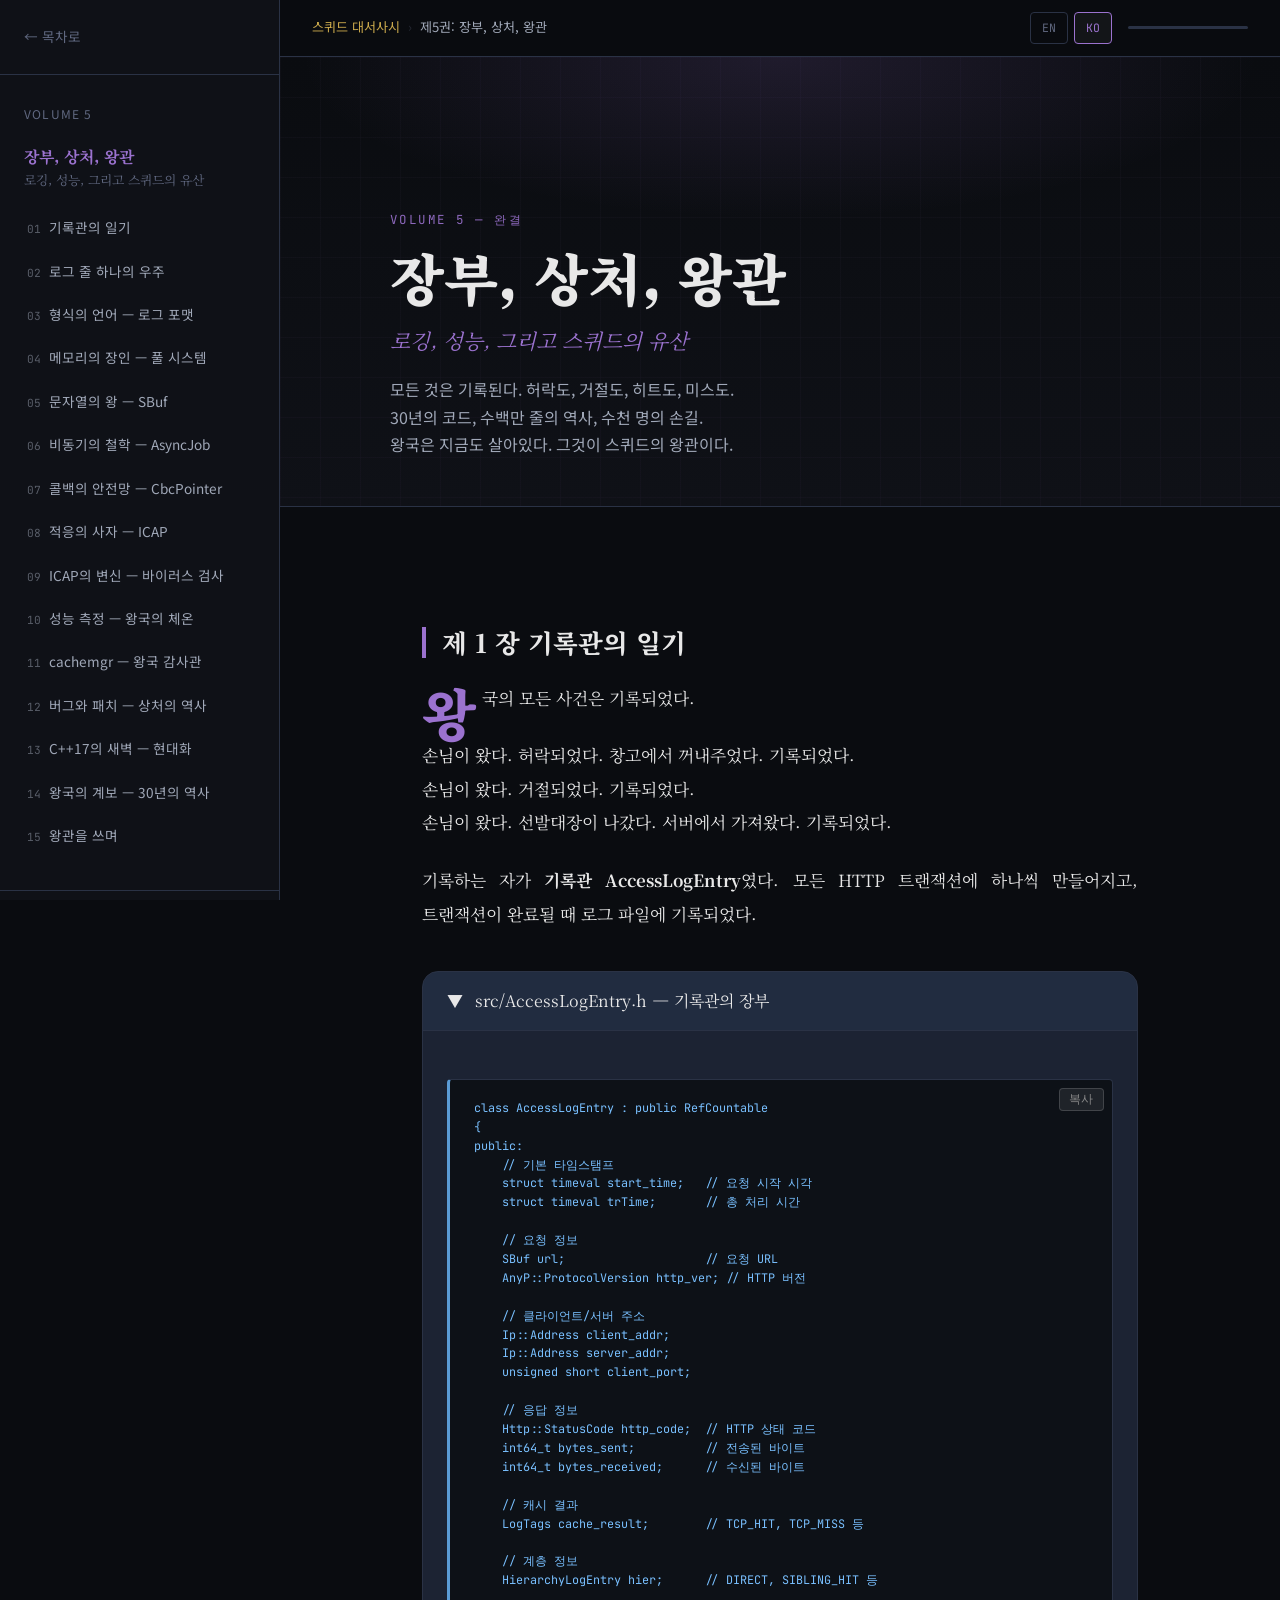
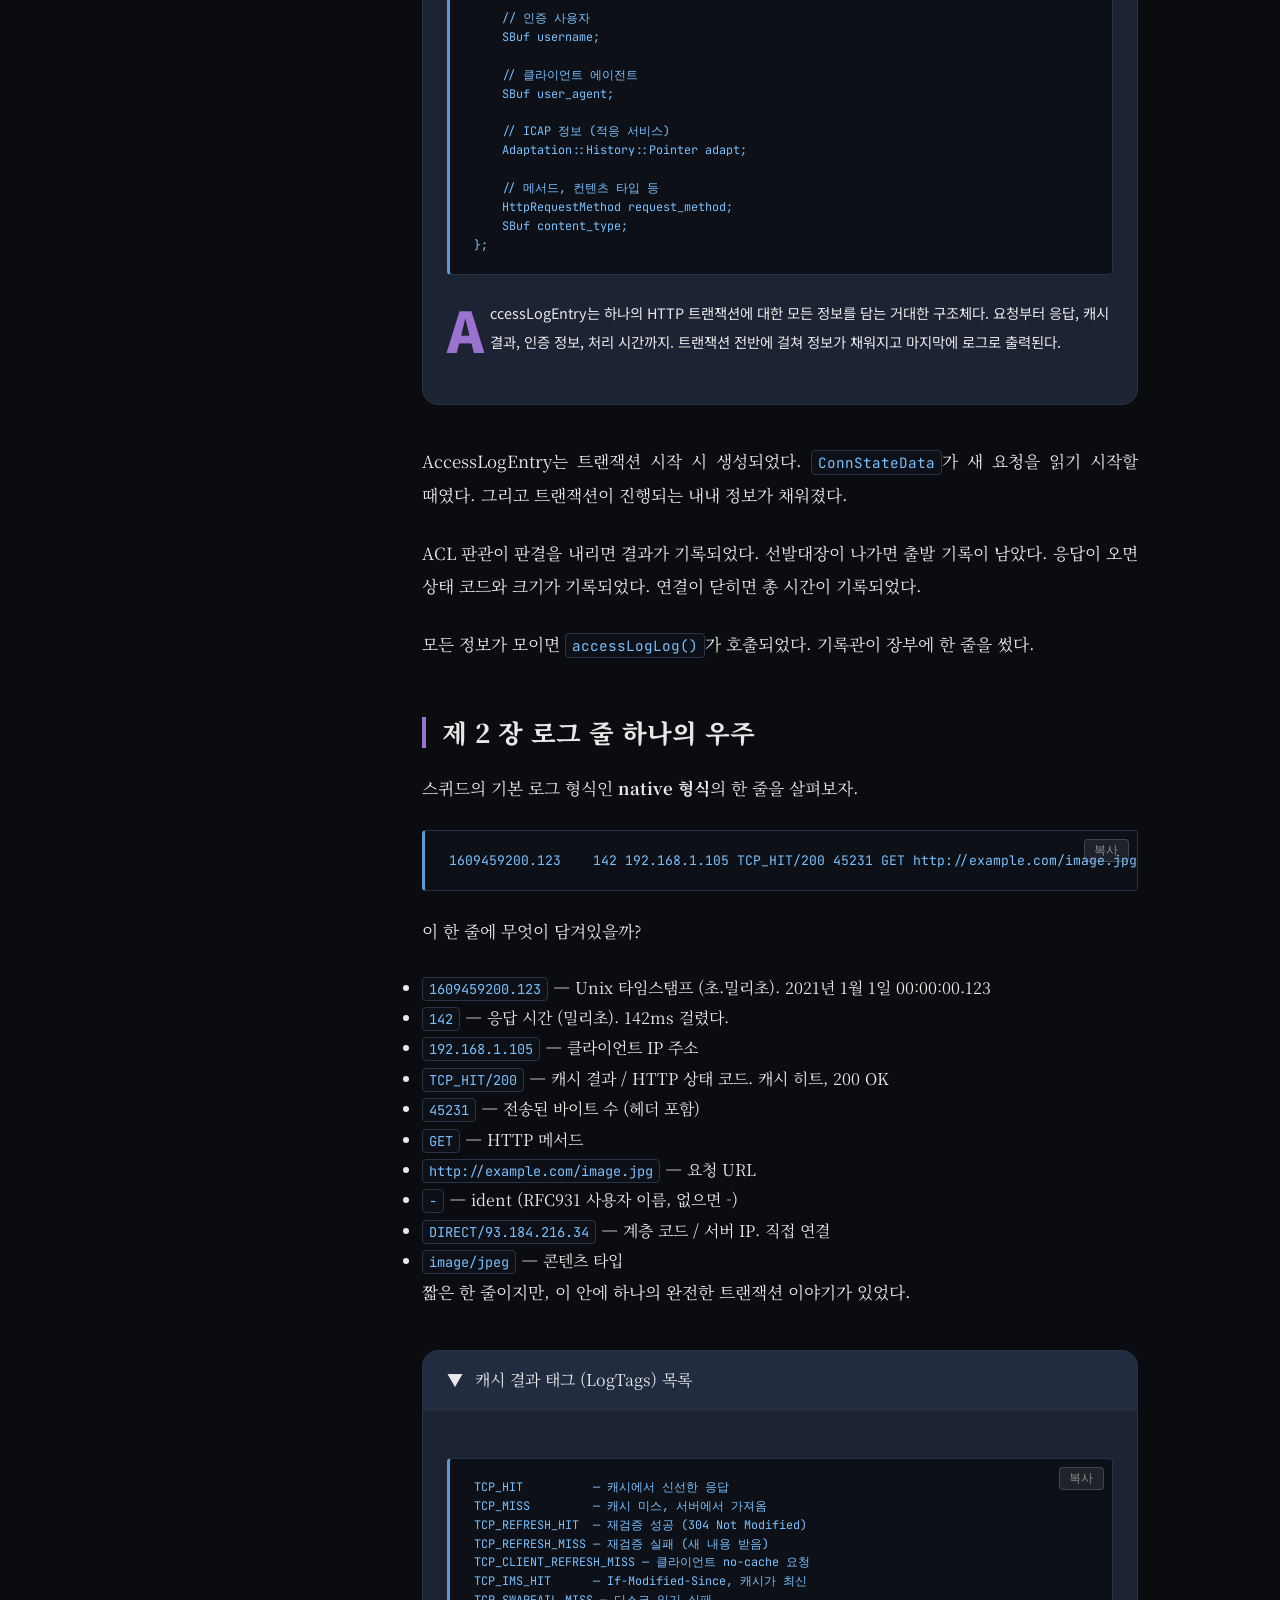
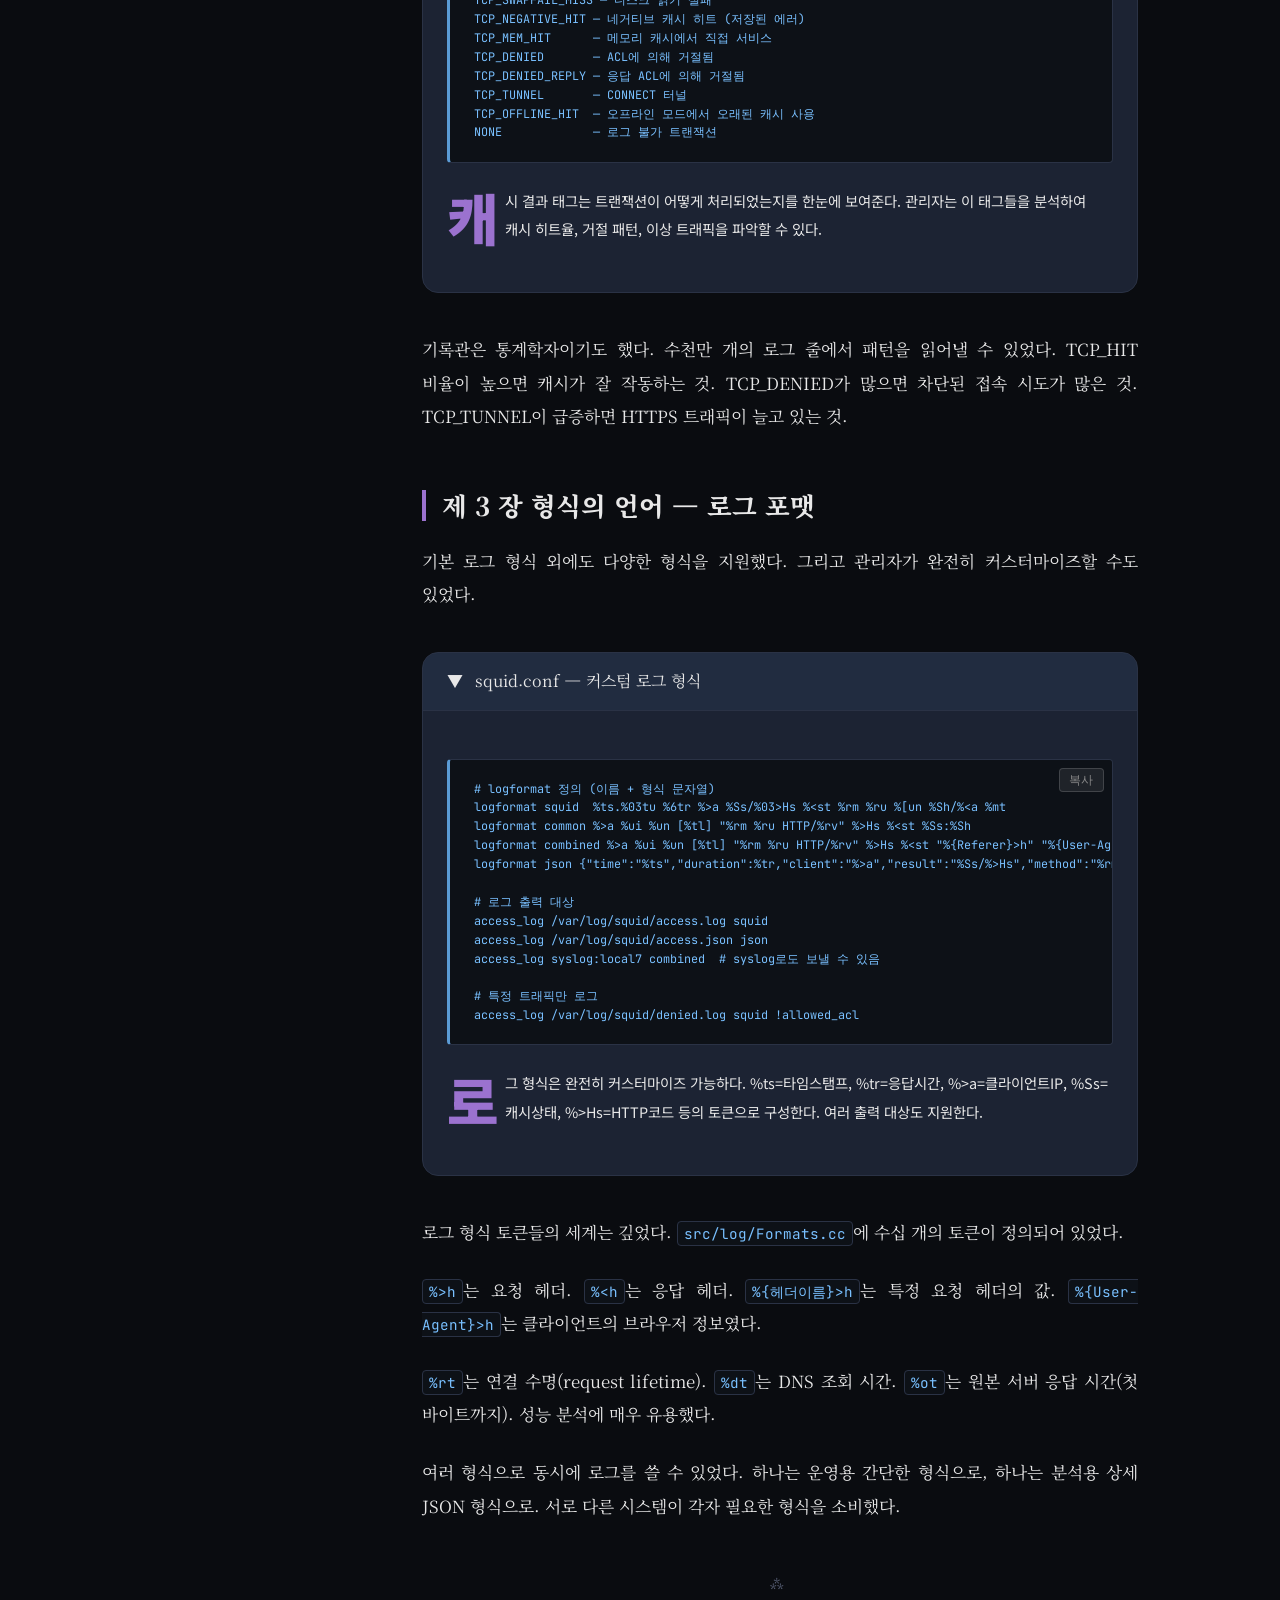
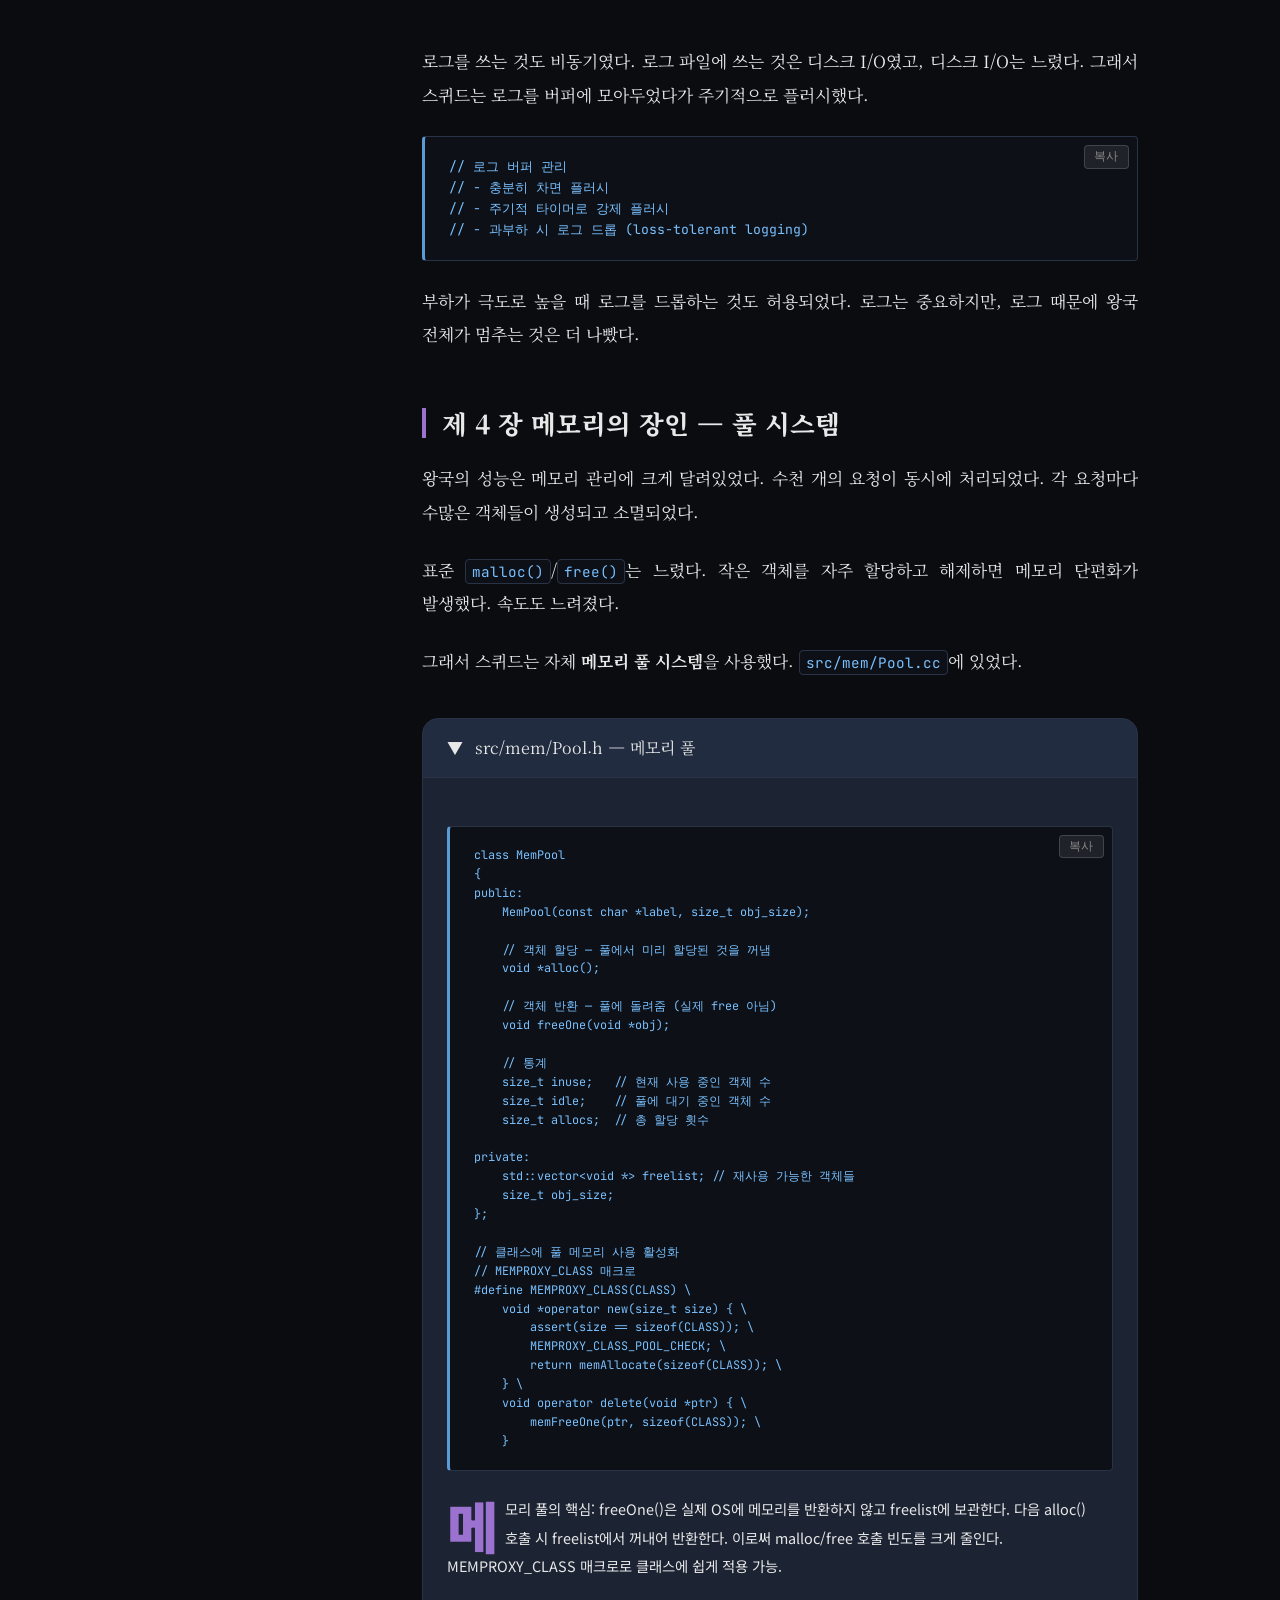
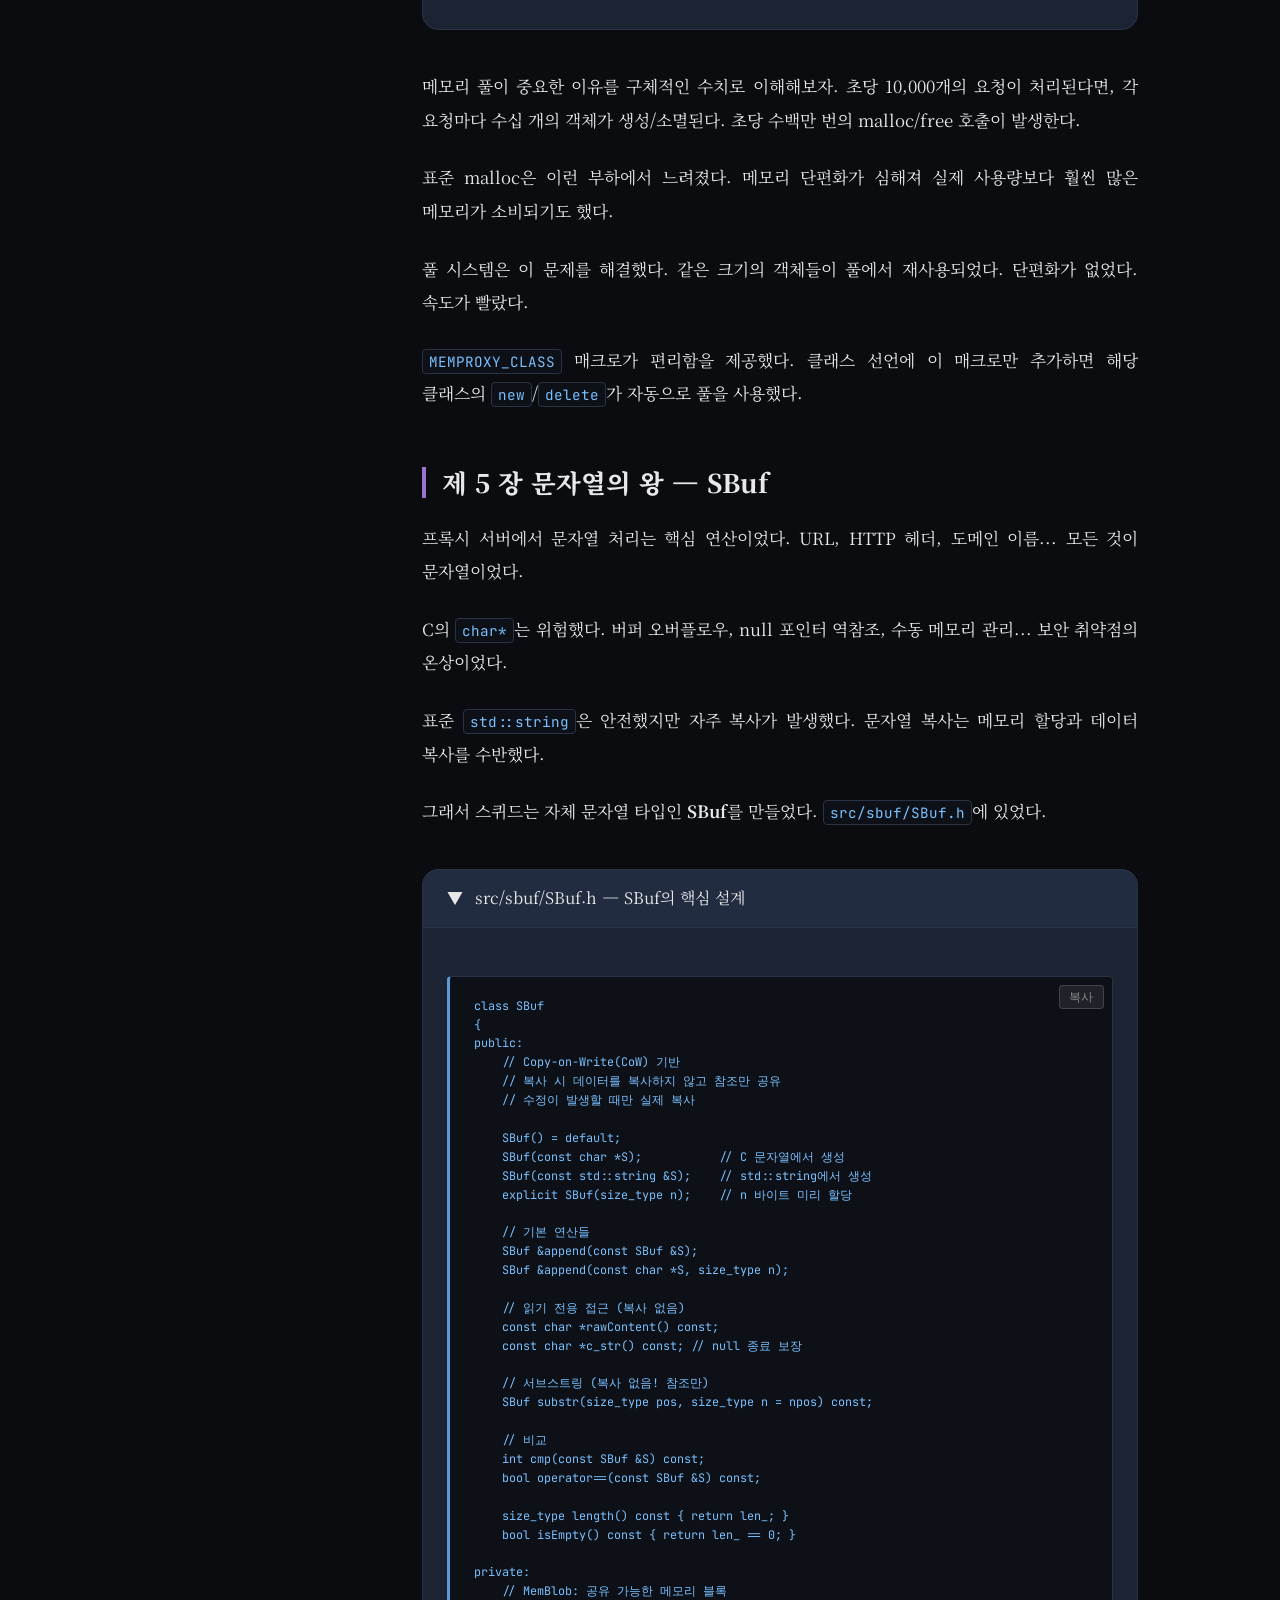
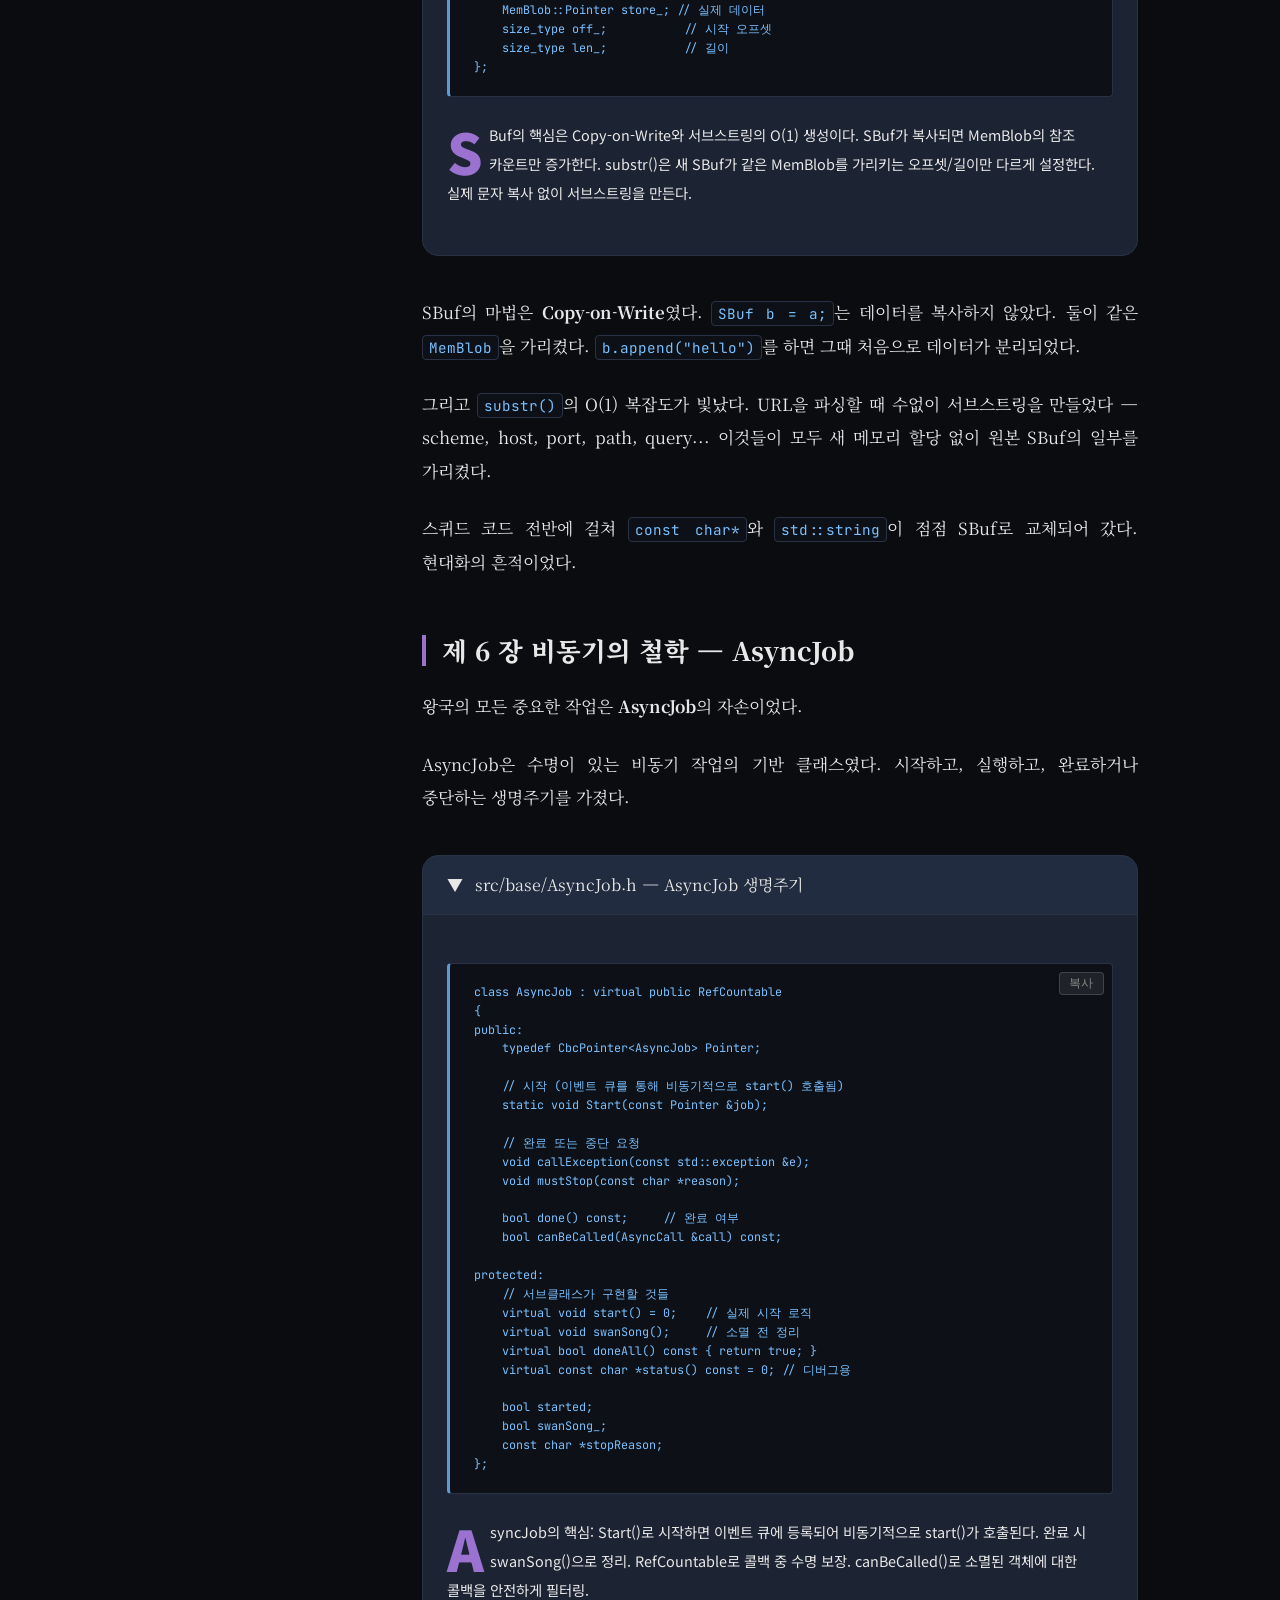
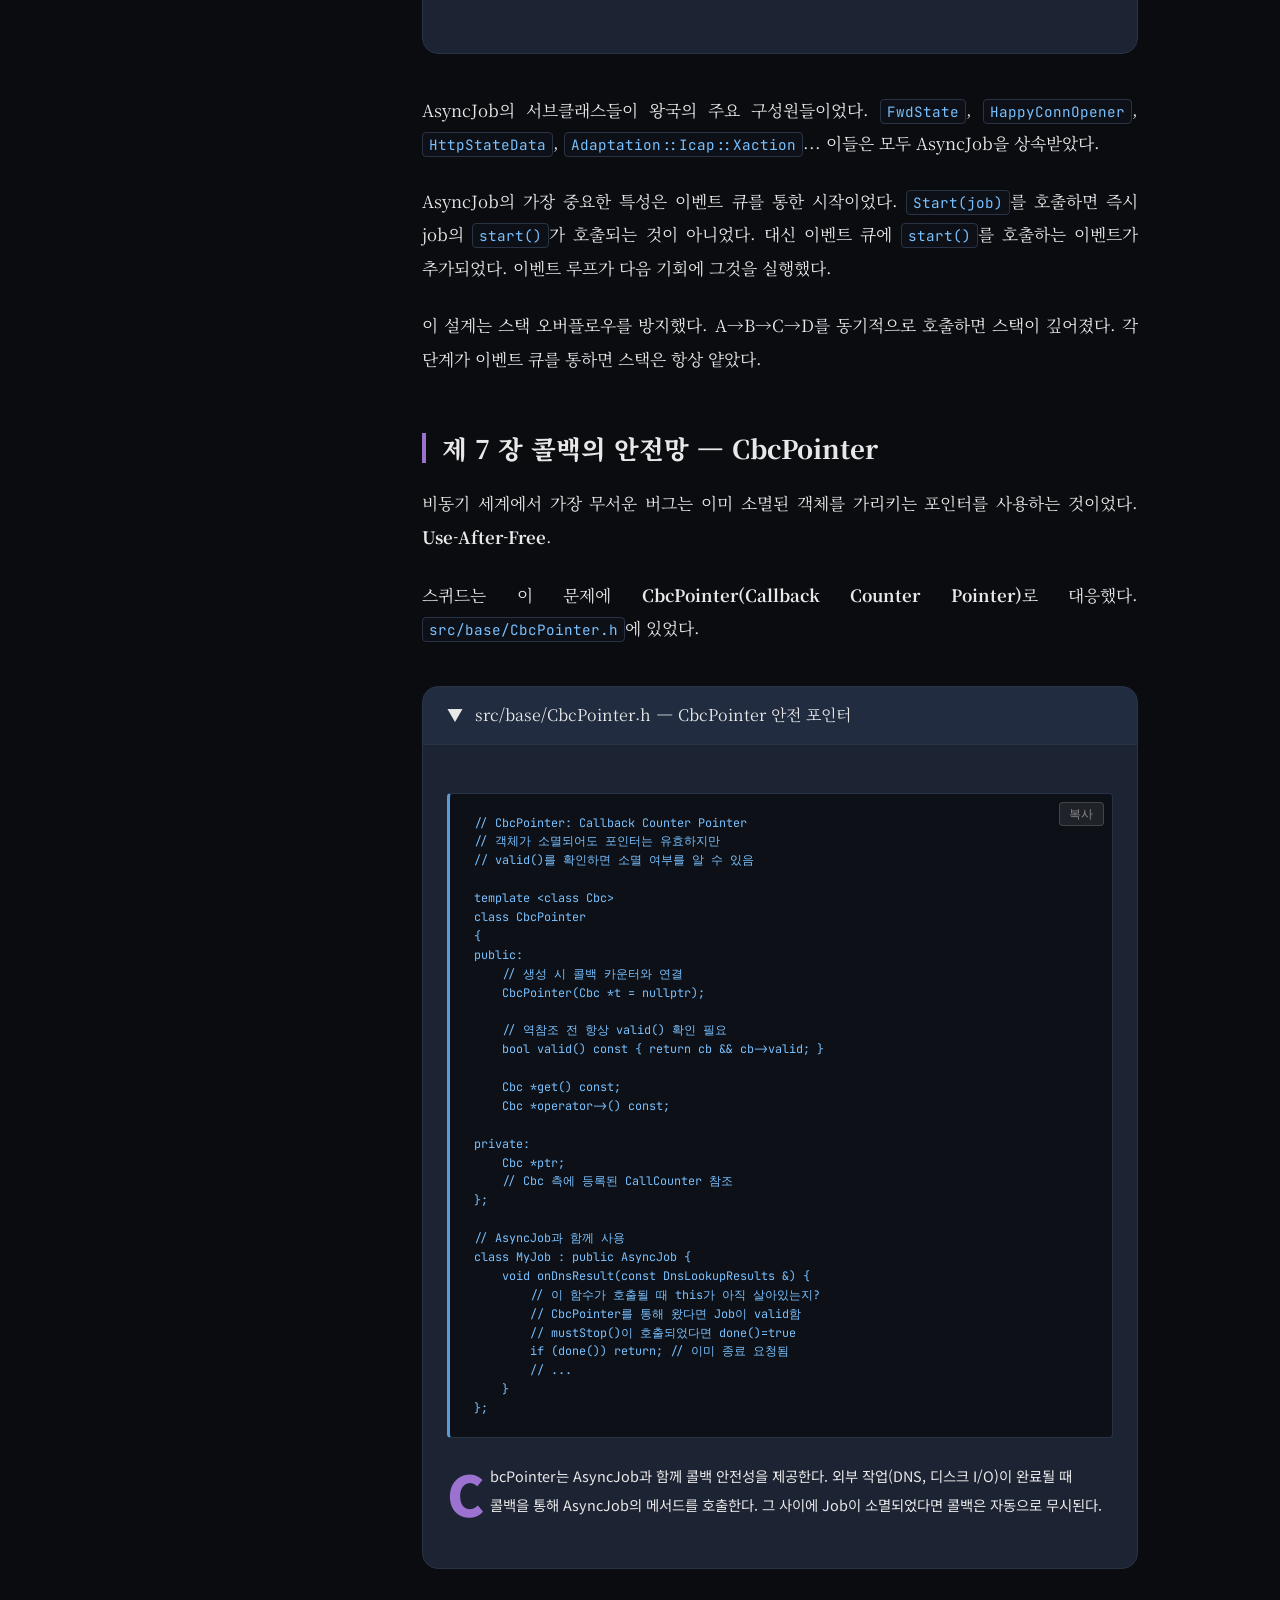
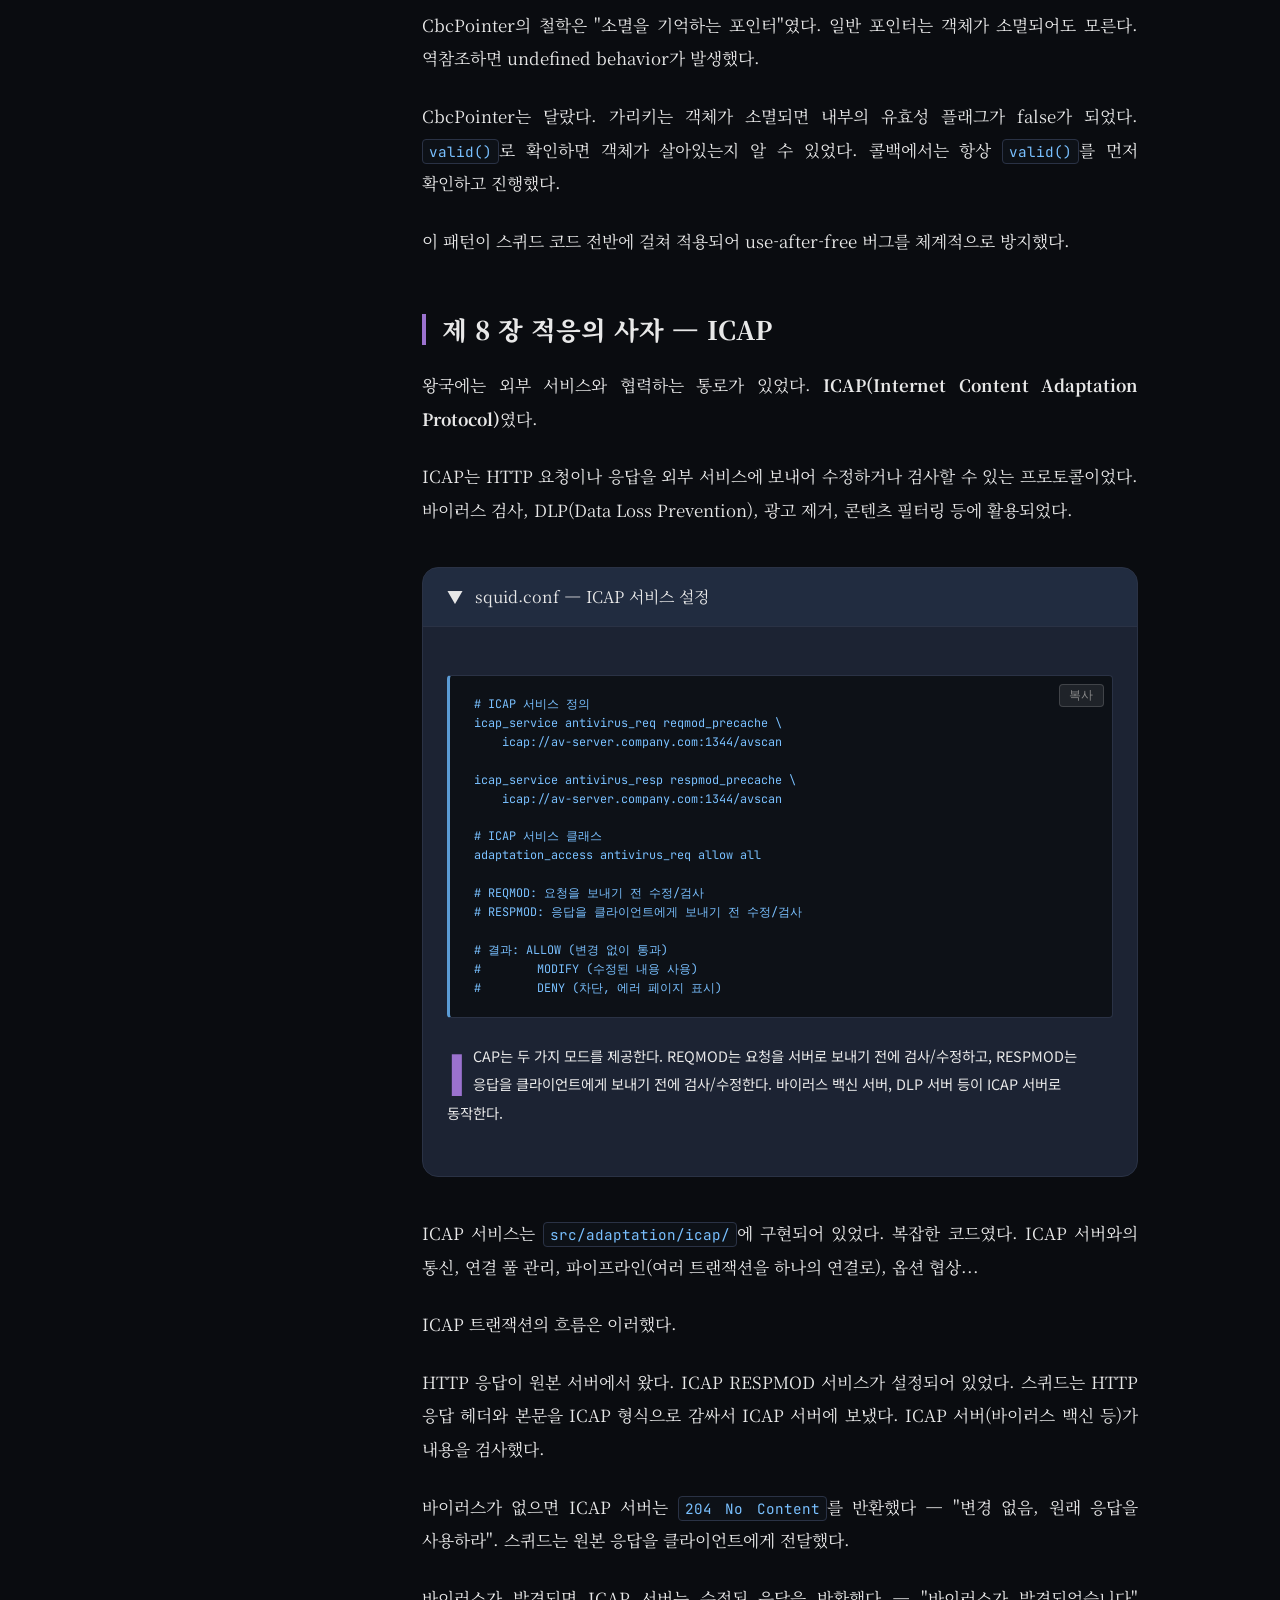
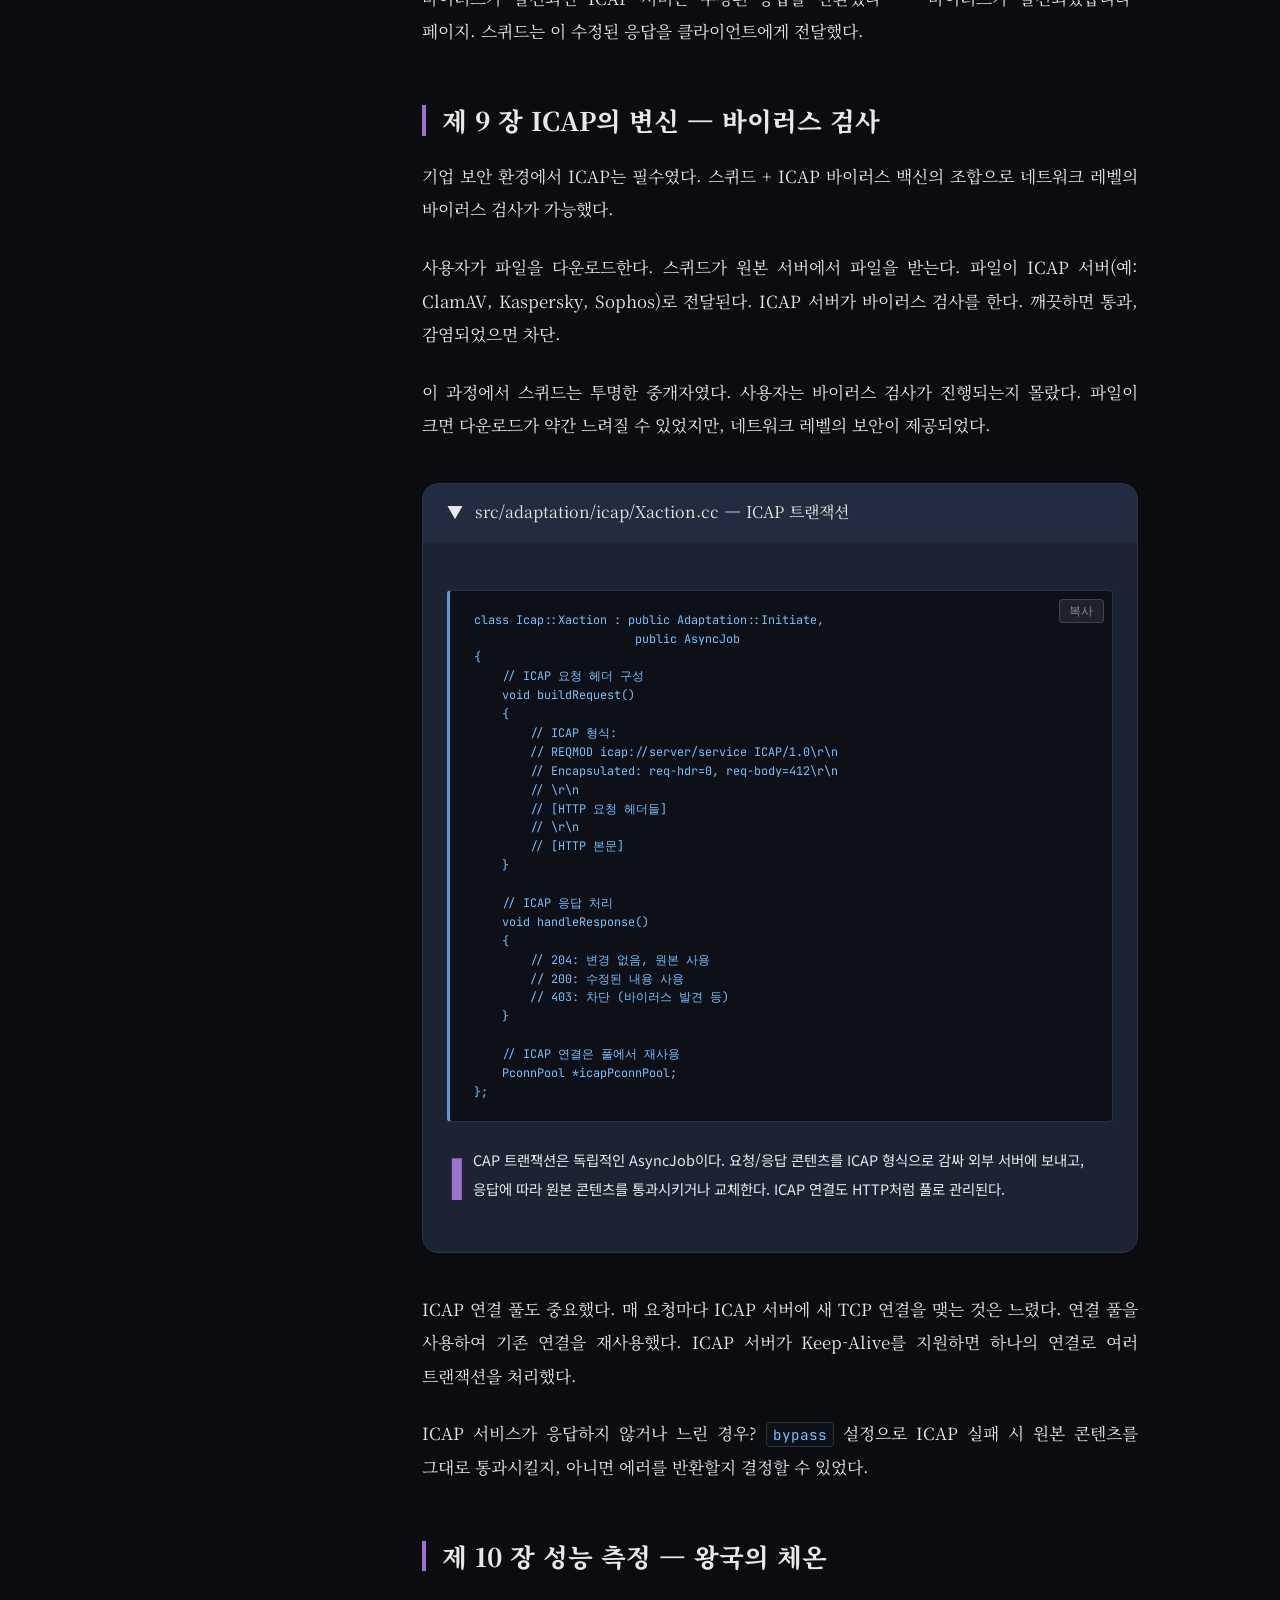
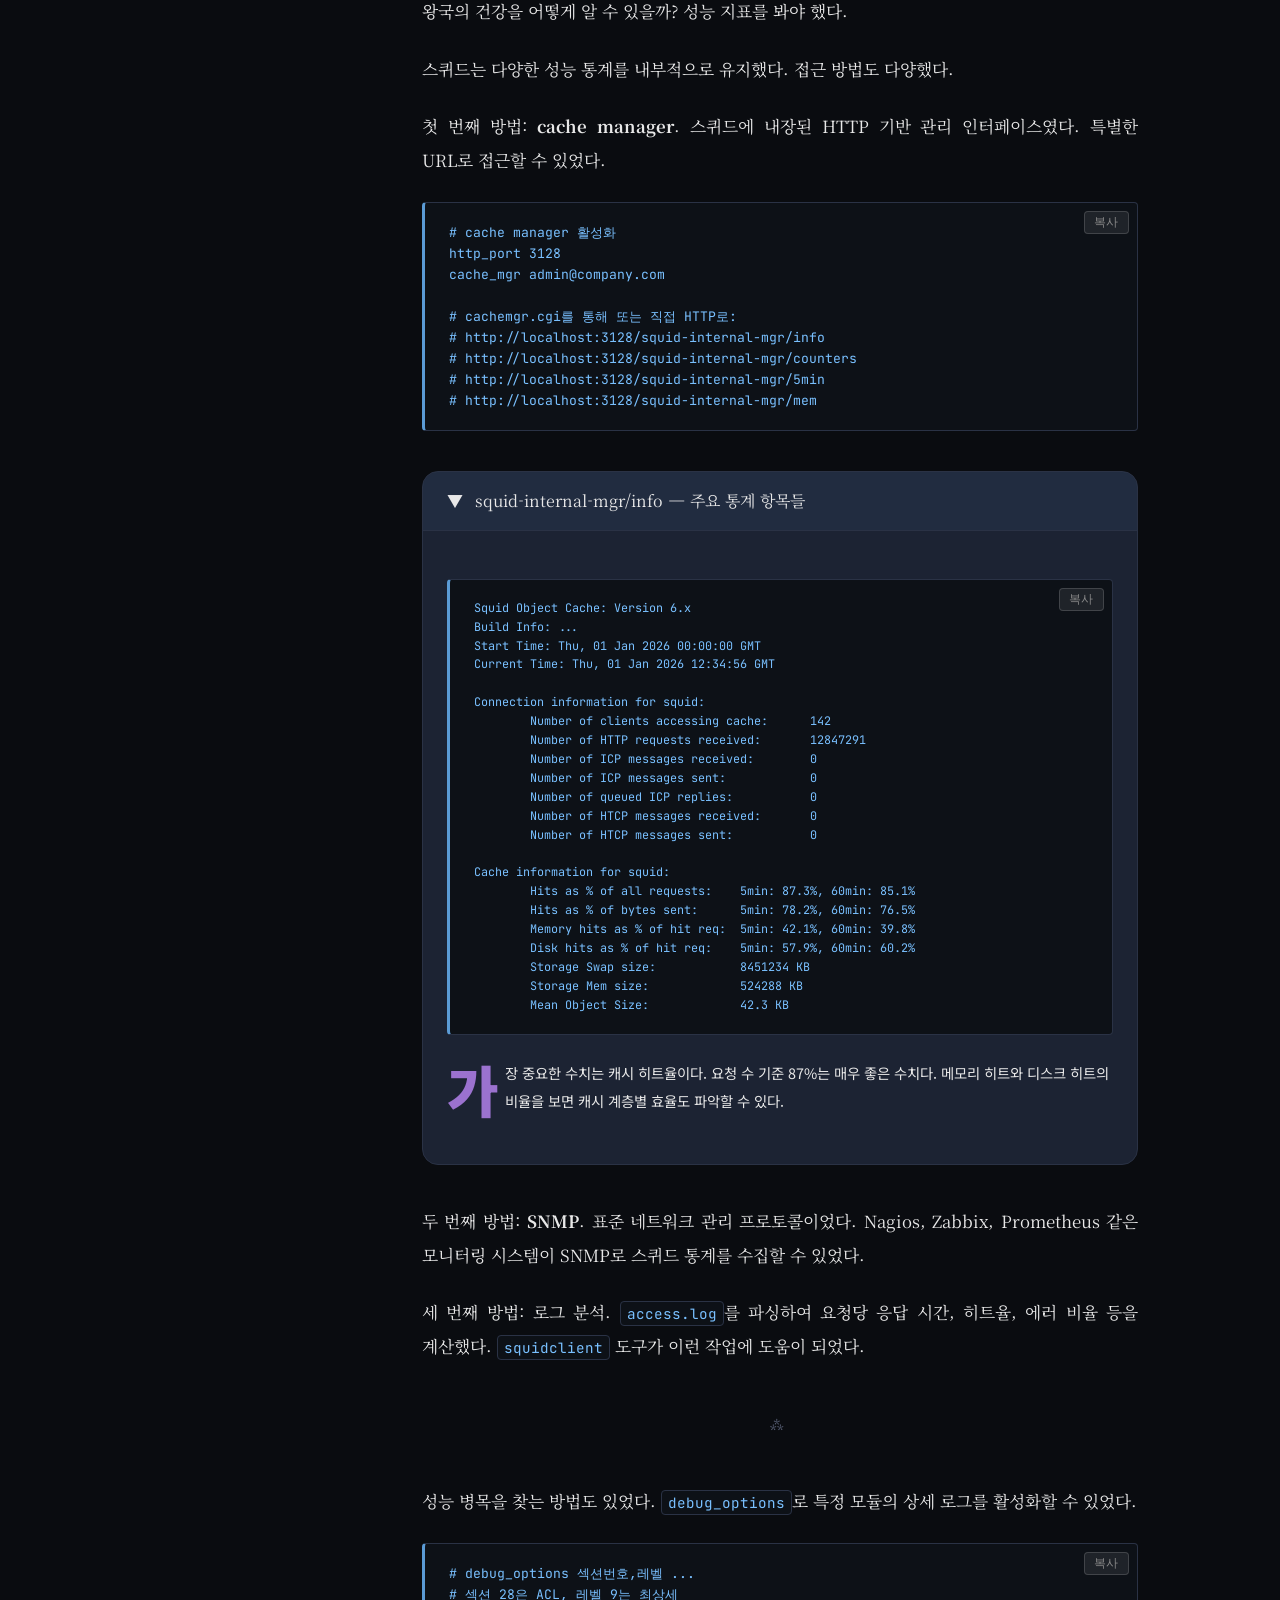
<file: vol5.html>
<!DOCTYPE html>
<html lang="ko" data-volume="5">
<head>
  <meta charset="UTF-8"/>
  <meta name="viewport" content="width=device-width,initial-scale=1"/>
  <title>제5권: 장부, 상처, 왕관 — 스퀴드 대서사시</title>
  <link rel="stylesheet" href="css/style.css"/>
  <style>
    :root { --vol-color: #9b72cf; }
    .vol-index-bg {
      background: radial-gradient(ellipse 80% 60% at 50% 0%, rgba(155,114,207,.15) 0%, transparent 60%),
                  linear-gradient(180deg, #0a0c10 0%, #0f1117 100%);
    }
  </style>
</head>
<body>

<div class="novel-wrapper">
<nav class="novel-sidebar">
  <div class="sidebar-logo"><a href="index.html">← 목차로</a></div>
  <div class="sidebar-vol-title">VOLUME 5</div>
  <div class="sidebar-vol-name">장부, 상처, 왕관<br><span style="font-size:.8rem;font-weight:400;color:var(--text-muted)">로깅, 성능, 그리고 스퀴드의 유산</span></div>
  <nav class="sidebar-nav">
    <a class="sidebar-chapter" href="#ch1"><span class="ch-num">01</span>기록관의 일기</a>
    <a class="sidebar-chapter" href="#ch2"><span class="ch-num">02</span>로그 줄 하나의 우주</a>
    <a class="sidebar-chapter" href="#ch3"><span class="ch-num">03</span>형식의 언어 — 로그 포맷</a>
    <a class="sidebar-chapter" href="#ch4"><span class="ch-num">04</span>메모리의 장인 — 풀 시스템</a>
    <a class="sidebar-chapter" href="#ch5"><span class="ch-num">05</span>문자열의 왕 — SBuf</a>
    <a class="sidebar-chapter" href="#ch6"><span class="ch-num">06</span>비동기의 철학 — AsyncJob</a>
    <a class="sidebar-chapter" href="#ch7"><span class="ch-num">07</span>콜백의 안전망 — CbcPointer</a>
    <a class="sidebar-chapter" href="#ch8"><span class="ch-num">08</span>적응의 사자 — ICAP</a>
    <a class="sidebar-chapter" href="#ch9"><span class="ch-num">09</span>ICAP의 변신 — 바이러스 검사</a>
    <a class="sidebar-chapter" href="#ch10"><span class="ch-num">10</span>성능 측정 — 왕국의 체온</a>
    <a class="sidebar-chapter" href="#ch11"><span class="ch-num">11</span>cachemgr — 왕국 감사관</a>
    <a class="sidebar-chapter" href="#ch12"><span class="ch-num">12</span>버그와 패치 — 상처의 역사</a>
    <a class="sidebar-chapter" href="#ch13"><span class="ch-num">13</span>C++17의 새벽 — 현대화</a>
    <a class="sidebar-chapter" href="#ch14"><span class="ch-num">14</span>왕국의 계보 — 30년의 역사</a>
    <a class="sidebar-chapter" href="#ch15"><span class="ch-num">15</span>왕관을 쓰며</a>
  </nav>
  <div class="sidebar-footer">
    <div class="vol-nav-btns">
      <a href="vol4.html" class="vol-nav-btn">← 4권</a>
      <span class="vol-nav-btn" style="opacity:.3;cursor:default">완결 ✓</span>
    </div>
    <a href="/en/vol5" class="sidebar-lang-link">🇺🇸 Read in English</a>
  </div>
</nav>

<main class="novel-main">
  <div class="novel-topbar">
    <div class="topbar-breadcrumb">
      <a href="index.html">스퀴드 대서사시</a>
      <span class="sep">›</span>
      <span class="current">제5권: 장부, 상처, 왕관</span>
    </div>
    <div class="lang-switcher"><a href="/en/vol5" class="lang-btn">EN</a><span class="lang-btn active">KO</span></div>
    <div class="progress-bar"><div class="progress-fill"></div></div>
  </div>

  <div class="vol-index-hero" style="min-height:50vh">
    <div class="vol-index-bg" style="position:absolute;inset:0;z-index:0"></div>
    <div style="position:absolute;inset:0;z-index:0;background-image:linear-gradient(rgba(155,114,207,.03) 1px,transparent 1px),linear-gradient(90deg,rgba(155,114,207,.03) 1px,transparent 1px);background-size:40px 40px"></div>
    <div class="vol-index-content" style="padding-top:6rem">
      <div class="vol-label">Volume 5 — 완결</div>
      <h1 class="vol-main-title">장부, 상처, 왕관</h1>
      <p class="vol-main-subtitle">로깅, 성능, 그리고 스퀴드의 유산</p>
      <p class="vol-main-desc">
        모든 것은 기록된다. 허락도, 거절도, 히트도, 미스도.<br>
        30년의 코드, 수백만 줄의 역사, 수천 명의 손길.<br>
        왕국은 지금도 살아있다. 그것이 스퀴드의 왕관이다.
      </p>
    </div>
  </div>

  <article class="novel-content">

<!-- ════════════════════ 제1장 ════════════════════ -->
<h2 class="chapter-title" id="ch1">
  <span class="chapter-number">제 1 장</span>
  기록관의 일기
</h2>

<p>왕국의 모든 사건은 기록되었다.</p>

<p>손님이 왔다. 허락되었다. 창고에서 꺼내주었다. 기록되었다.<br>
손님이 왔다. 거절되었다. 기록되었다.<br>
손님이 왔다. 선발대장이 나갔다. 서버에서 가져왔다. 기록되었다.</p>

<p>기록하는 자가 <strong>기록관 AccessLogEntry</strong>였다. 모든 HTTP 트랜잭션에 하나씩 만들어지고, 트랜잭션이 완료될 때 로그 파일에 기록되었다.</p>

<div class="tech-box">
  <div class="tech-box-header"><span class="tech-box-toggle">▼</span> src/AccessLogEntry.h — 기록관의 장부</div>
  <div class="tech-box-body">
<pre><code>class AccessLogEntry : public RefCountable
{
public:
    // 기본 타임스탬프
    struct timeval start_time;   // 요청 시작 시각
    struct timeval trTime;       // 총 처리 시간

    // 요청 정보
    SBuf url;                    // 요청 URL
    AnyP::ProtocolVersion http_ver; // HTTP 버전

    // 클라이언트/서버 주소
    Ip::Address client_addr;
    Ip::Address server_addr;
    unsigned short client_port;

    // 응답 정보
    Http::StatusCode http_code;  // HTTP 상태 코드
    int64_t bytes_sent;          // 전송된 바이트
    int64_t bytes_received;      // 수신된 바이트

    // 캐시 결과
    LogTags cache_result;        // TCP_HIT, TCP_MISS 등

    // 계층 정보
    HierarchyLogEntry hier;      // DIRECT, SIBLING_HIT 등

    // 인증 사용자
    SBuf username;

    // 클라이언트 에이전트
    SBuf user_agent;

    // ICAP 정보 (적응 서비스)
    Adaptation::History::Pointer adapt;

    // 메서드, 컨텐츠 타입 등
    HttpRequestMethod request_method;
    SBuf content_type;
};</code></pre>
    <p>AccessLogEntry는 하나의 HTTP 트랜잭션에 대한 모든 정보를 담는 거대한 구조체다. 요청부터 응답, 캐시 결과, 인증 정보, 처리 시간까지. 트랜잭션 전반에 걸쳐 정보가 채워지고 마지막에 로그로 출력된다.</p>
  </div>
</div>

<p>AccessLogEntry는 트랜잭션 시작 시 생성되었다. <code>ConnStateData</code>가 새 요청을 읽기 시작할 때였다. 그리고 트랜잭션이 진행되는 내내 정보가 채워졌다.</p>

<p>ACL 판관이 판결을 내리면 결과가 기록되었다. 선발대장이 나가면 출발 기록이 남았다. 응답이 오면 상태 코드와 크기가 기록되었다. 연결이 닫히면 총 시간이 기록되었다.</p>

<p>모든 정보가 모이면 <code>accessLogLog()</code>가 호출되었다. 기록관이 장부에 한 줄을 썼다.</p>

<!-- ════════════════════ 제2장 ════════════════════ -->
<h2 class="chapter-title" id="ch2">
  <span class="chapter-number">제 2 장</span>
  로그 줄 하나의 우주
</h2>

<p>스퀴드의 기본 로그 형식인 <strong>native 형식</strong>의 한 줄을 살펴보자.</p>

<pre class="code-block"><code>1609459200.123    142 192.168.1.105 TCP_HIT/200 45231 GET http://example.com/image.jpg - DIRECT/93.184.216.34 image/jpeg</code></pre>

<p>이 한 줄에 무엇이 담겨있을까?</p>

<ul>
  <li><code>1609459200.123</code> — Unix 타임스탬프 (초.밀리초). 2021년 1월 1일 00:00:00.123</li>
  <li><code>142</code> — 응답 시간 (밀리초). 142ms 걸렸다.</li>
  <li><code>192.168.1.105</code> — 클라이언트 IP 주소</li>
  <li><code>TCP_HIT/200</code> — 캐시 결과 / HTTP 상태 코드. 캐시 히트, 200 OK</li>
  <li><code>45231</code> — 전송된 바이트 수 (헤더 포함)</li>
  <li><code>GET</code> — HTTP 메서드</li>
  <li><code>http://example.com/image.jpg</code> — 요청 URL</li>
  <li><code>-</code> — ident (RFC931 사용자 이름, 없으면 -)</li>
  <li><code>DIRECT/93.184.216.34</code> — 계층 코드 / 서버 IP. 직접 연결</li>
  <li><code>image/jpeg</code> — 콘텐츠 타입</li>
</ul>

<p>짧은 한 줄이지만, 이 안에 하나의 완전한 트랜잭션 이야기가 있었다.</p>

<div class="tech-box">
  <div class="tech-box-header"><span class="tech-box-toggle">▼</span> 캐시 결과 태그 (LogTags) 목록</div>
  <div class="tech-box-body">
<pre><code>TCP_HIT          — 캐시에서 신선한 응답
TCP_MISS         — 캐시 미스, 서버에서 가져옴
TCP_REFRESH_HIT  — 재검증 성공 (304 Not Modified)
TCP_REFRESH_MISS — 재검증 실패 (새 내용 받음)
TCP_CLIENT_REFRESH_MISS — 클라이언트 no-cache 요청
TCP_IMS_HIT      — If-Modified-Since, 캐시가 최신
TCP_SWAPFAIL_MISS — 디스크 읽기 실패
TCP_NEGATIVE_HIT — 네거티브 캐시 히트 (저장된 에러)
TCP_MEM_HIT      — 메모리 캐시에서 직접 서비스
TCP_DENIED       — ACL에 의해 거절됨
TCP_DENIED_REPLY — 응답 ACL에 의해 거절됨
TCP_TUNNEL       — CONNECT 터널
TCP_OFFLINE_HIT  — 오프라인 모드에서 오래된 캐시 사용
NONE             — 로그 불가 트랜잭션</code></pre>
    <p>캐시 결과 태그는 트랜잭션이 어떻게 처리되었는지를 한눈에 보여준다. 관리자는 이 태그들을 분석하여 캐시 히트율, 거절 패턴, 이상 트래픽을 파악할 수 있다.</p>
  </div>
</div>

<p>기록관은 통계학자이기도 했다. 수천만 개의 로그 줄에서 패턴을 읽어낼 수 있었다. TCP_HIT 비율이 높으면 캐시가 잘 작동하는 것. TCP_DENIED가 많으면 차단된 접속 시도가 많은 것. TCP_TUNNEL이 급증하면 HTTPS 트래픽이 늘고 있는 것.</p>

<!-- ════════════════════ 제3장 ════════════════════ -->
<h2 class="chapter-title" id="ch3">
  <span class="chapter-number">제 3 장</span>
  형식의 언어 — 로그 포맷
</h2>

<p>기본 로그 형식 외에도 다양한 형식을 지원했다. 그리고 관리자가 완전히 커스터마이즈할 수도 있었다.</p>

<div class="tech-box">
  <div class="tech-box-header"><span class="tech-box-toggle">▼</span> squid.conf — 커스텀 로그 형식</div>
  <div class="tech-box-body">
<pre><code># logformat 정의 (이름 + 형식 문자열)
logformat squid  %ts.%03tu %6tr %>a %Ss/%03>Hs %&lt;st %rm %ru %[un %Sh/%&lt;a %mt
logformat common %>a %ui %un [%tl] "%rm %ru HTTP/%rv" %>Hs %&lt;st %Ss:%Sh
logformat combined %>a %ui %un [%tl] "%rm %ru HTTP/%rv" %>Hs %&lt;st "%{Referer}>h" "%{User-Agent}>h" %Ss:%Sh
logformat json {"time":"%ts","duration":%tr,"client":"%>a","result":"%Ss/%>Hs","method":"%rm","url":"%ru","user":"%[un"}

# 로그 출력 대상
access_log /var/log/squid/access.log squid
access_log /var/log/squid/access.json json
access_log syslog:local7 combined  # syslog로도 보낼 수 있음

# 특정 트래픽만 로그
access_log /var/log/squid/denied.log squid !allowed_acl</code></pre>
    <p>로그 형식은 완전히 커스터마이즈 가능하다. %ts=타임스탬프, %tr=응답시간, %>a=클라이언트IP, %Ss=캐시상태, %>Hs=HTTP코드 등의 토큰으로 구성한다. 여러 출력 대상도 지원한다.</p>
  </div>
</div>

<p>로그 형식 토큰들의 세계는 깊었다. <code>src/log/Formats.cc</code>에 수십 개의 토큰이 정의되어 있었다.</p>

<p><code>%&gt;h</code>는 요청 헤더. <code>%&lt;h</code>는 응답 헤더. <code>%{헤더이름}&gt;h</code>는 특정 요청 헤더의 값. <code>%{User-Agent}&gt;h</code>는 클라이언트의 브라우저 정보였다.</p>

<p><code>%rt</code>는 연결 수명(request lifetime). <code>%dt</code>는 DNS 조회 시간. <code>%ot</code>는 원본 서버 응답 시간(첫 바이트까지). 성능 분석에 매우 유용했다.</p>

<p>여러 형식으로 동시에 로그를 쓸 수 있었다. 하나는 운영용 간단한 형식으로, 하나는 분석용 상세 JSON 형식으로. 서로 다른 시스템이 각자 필요한 형식을 소비했다.</p>

<div class="scene-break">⁂</div>

<p>로그를 쓰는 것도 비동기였다. 로그 파일에 쓰는 것은 디스크 I/O였고, 디스크 I/O는 느렸다. 그래서 스퀴드는 로그를 버퍼에 모아두었다가 주기적으로 플러시했다.</p>

<pre class="code-block"><code>// 로그 버퍼 관리
// - 충분히 차면 플러시
// - 주기적 타이머로 강제 플러시
// - 과부하 시 로그 드롭 (loss-tolerant logging)</code></pre>

<p>부하가 극도로 높을 때 로그를 드롭하는 것도 허용되었다. 로그는 중요하지만, 로그 때문에 왕국 전체가 멈추는 것은 더 나빴다.</p>

<!-- ════════════════════ 제4장 ════════════════════ -->
<h2 class="chapter-title" id="ch4">
  <span class="chapter-number">제 4 장</span>
  메모리의 장인 — 풀 시스템
</h2>

<p>왕국의 성능은 메모리 관리에 크게 달려있었다. 수천 개의 요청이 동시에 처리되었다. 각 요청마다 수많은 객체들이 생성되고 소멸되었다.</p>

<p>표준 <code>malloc()</code>/<code>free()</code>는 느렸다. 작은 객체를 자주 할당하고 해제하면 메모리 단편화가 발생했다. 속도도 느려졌다.</p>

<p>그래서 스퀴드는 자체 <strong>메모리 풀 시스템</strong>을 사용했다. <code>src/mem/Pool.cc</code>에 있었다.</p>

<div class="tech-box">
  <div class="tech-box-header"><span class="tech-box-toggle">▼</span> src/mem/Pool.h — 메모리 풀</div>
  <div class="tech-box-body">
<pre><code>class MemPool
{
public:
    MemPool(const char *label, size_t obj_size);

    // 객체 할당 — 풀에서 미리 할당된 것을 꺼냄
    void *alloc();

    // 객체 반환 — 풀에 돌려줌 (실제 free 아님)
    void freeOne(void *obj);

    // 통계
    size_t inuse;   // 현재 사용 중인 객체 수
    size_t idle;    // 풀에 대기 중인 객체 수
    size_t allocs;  // 총 할당 횟수

private:
    std::vector&lt;void *&gt; freelist; // 재사용 가능한 객체들
    size_t obj_size;
};

// 클래스에 풀 메모리 사용 활성화
// MEMPROXY_CLASS 매크로
#define MEMPROXY_CLASS(CLASS) \
    void *operator new(size_t size) { \
        assert(size == sizeof(CLASS)); \
        MEMPROXY_CLASS_POOL_CHECK; \
        return memAllocate(sizeof(CLASS)); \
    } \
    void operator delete(void *ptr) { \
        memFreeOne(ptr, sizeof(CLASS)); \
    }</code></pre>
    <p>메모리 풀의 핵심: freeOne()은 실제 OS에 메모리를 반환하지 않고 freelist에 보관한다. 다음 alloc() 호출 시 freelist에서 꺼내어 반환한다. 이로써 malloc/free 호출 빈도를 크게 줄인다. MEMPROXY_CLASS 매크로로 클래스에 쉽게 적용 가능.</p>
  </div>
</div>

<p>메모리 풀이 중요한 이유를 구체적인 수치로 이해해보자. 초당 10,000개의 요청이 처리된다면, 각 요청마다 수십 개의 객체가 생성/소멸된다. 초당 수백만 번의 malloc/free 호출이 발생한다.</p>

<p>표준 malloc은 이런 부하에서 느려졌다. 메모리 단편화가 심해져 실제 사용량보다 훨씬 많은 메모리가 소비되기도 했다.</p>

<p>풀 시스템은 이 문제를 해결했다. 같은 크기의 객체들이 풀에서 재사용되었다. 단편화가 없었다. 속도가 빨랐다.</p>

<p><code>MEMPROXY_CLASS</code> 매크로가 편리함을 제공했다. 클래스 선언에 이 매크로만 추가하면 해당 클래스의 <code>new</code>/<code>delete</code>가 자동으로 풀을 사용했다.</p>

<!-- ════════════════════ 제5장 ════════════════════ -->
<h2 class="chapter-title" id="ch5">
  <span class="chapter-number">제 5 장</span>
  문자열의 왕 — SBuf
</h2>

<p>프록시 서버에서 문자열 처리는 핵심 연산이었다. URL, HTTP 헤더, 도메인 이름... 모든 것이 문자열이었다.</p>

<p>C의 <code>char*</code>는 위험했다. 버퍼 오버플로우, null 포인터 역참조, 수동 메모리 관리... 보안 취약점의 온상이었다.</p>

<p>표준 <code>std::string</code>은 안전했지만 자주 복사가 발생했다. 문자열 복사는 메모리 할당과 데이터 복사를 수반했다.</p>

<p>그래서 스퀴드는 자체 문자열 타입인 <strong>SBuf</strong>를 만들었다. <code>src/sbuf/SBuf.h</code>에 있었다.</p>

<div class="tech-box">
  <div class="tech-box-header"><span class="tech-box-toggle">▼</span> src/sbuf/SBuf.h — SBuf의 핵심 설계</div>
  <div class="tech-box-body">
<pre><code>class SBuf
{
public:
    // Copy-on-Write(CoW) 기반
    // 복사 시 데이터를 복사하지 않고 참조만 공유
    // 수정이 발생할 때만 실제 복사

    SBuf() = default;
    SBuf(const char *S);           // C 문자열에서 생성
    SBuf(const std::string &amp;S);    // std::string에서 생성
    explicit SBuf(size_type n);    // n 바이트 미리 할당

    // 기본 연산들
    SBuf &amp;append(const SBuf &amp;S);
    SBuf &amp;append(const char *S, size_type n);

    // 읽기 전용 접근 (복사 없음)
    const char *rawContent() const;
    const char *c_str() const; // null 종료 보장

    // 서브스트링 (복사 없음! 참조만)
    SBuf substr(size_type pos, size_type n = npos) const;

    // 비교
    int cmp(const SBuf &amp;S) const;
    bool operator==(const SBuf &amp;S) const;

    size_type length() const { return len_; }
    bool isEmpty() const { return len_ == 0; }

private:
    // MemBlob: 공유 가능한 메모리 블록
    MemBlob::Pointer store_; // 실제 데이터
    size_type off_;           // 시작 오프셋
    size_type len_;           // 길이
};</code></pre>
    <p>SBuf의 핵심은 Copy-on-Write와 서브스트링의 O(1) 생성이다. SBuf가 복사되면 MemBlob의 참조 카운트만 증가한다. substr()은 새 SBuf가 같은 MemBlob를 가리키는 오프셋/길이만 다르게 설정한다. 실제 문자 복사 없이 서브스트링을 만든다.</p>
  </div>
</div>

<p>SBuf의 마법은 <strong>Copy-on-Write</strong>였다. <code>SBuf b = a;</code>는 데이터를 복사하지 않았다. 둘이 같은 <code>MemBlob</code>을 가리켰다. <code>b.append("hello")</code>를 하면 그때 처음으로 데이터가 분리되었다.</p>

<p>그리고 <code>substr()</code>의 O(1) 복잡도가 빛났다. URL을 파싱할 때 수없이 서브스트링을 만들었다 — scheme, host, port, path, query... 이것들이 모두 새 메모리 할당 없이 원본 SBuf의 일부를 가리켰다.</p>

<p>스퀴드 코드 전반에 걸쳐 <code>const char*</code>와 <code>std::string</code>이 점점 SBuf로 교체되어 갔다. 현대화의 흔적이었다.</p>

<!-- ════════════════════ 제6장 ════════════════════ -->
<h2 class="chapter-title" id="ch6">
  <span class="chapter-number">제 6 장</span>
  비동기의 철학 — AsyncJob
</h2>

<p>왕국의 모든 중요한 작업은 <strong>AsyncJob</strong>의 자손이었다.</p>

<p>AsyncJob은 수명이 있는 비동기 작업의 기반 클래스였다. 시작하고, 실행하고, 완료하거나 중단하는 생명주기를 가졌다.</p>

<div class="tech-box">
  <div class="tech-box-header"><span class="tech-box-toggle">▼</span> src/base/AsyncJob.h — AsyncJob 생명주기</div>
  <div class="tech-box-body">
<pre><code>class AsyncJob : virtual public RefCountable
{
public:
    typedef CbcPointer&lt;AsyncJob&gt; Pointer;

    // 시작 (이벤트 큐를 통해 비동기적으로 start() 호출됨)
    static void Start(const Pointer &amp;job);

    // 완료 또는 중단 요청
    void callException(const std::exception &amp;e);
    void mustStop(const char *reason);

    bool done() const;     // 완료 여부
    bool canBeCalled(AsyncCall &amp;call) const;

protected:
    // 서브클래스가 구현할 것들
    virtual void start() = 0;    // 실제 시작 로직
    virtual void swanSong();     // 소멸 전 정리
    virtual bool doneAll() const { return true; }
    virtual const char *status() const = 0; // 디버그용

    bool started;
    bool swanSong_;
    const char *stopReason;
};</code></pre>
    <p>AsyncJob의 핵심: Start()로 시작하면 이벤트 큐에 등록되어 비동기적으로 start()가 호출된다. 완료 시 swanSong()으로 정리. RefCountable로 콜백 중 수명 보장. canBeCalled()로 소멸된 객체에 대한 콜백을 안전하게 필터링.</p>
  </div>
</div>

<p>AsyncJob의 서브클래스들이 왕국의 주요 구성원들이었다. <code>FwdState</code>, <code>HappyConnOpener</code>, <code>HttpStateData</code>, <code>Adaptation::Icap::Xaction</code>... 이들은 모두 AsyncJob을 상속받았다.</p>

<p>AsyncJob의 가장 중요한 특성은 이벤트 큐를 통한 시작이었다. <code>Start(job)</code>를 호출하면 즉시 job의 <code>start()</code>가 호출되는 것이 아니었다. 대신 이벤트 큐에 <code>start()</code>를 호출하는 이벤트가 추가되었다. 이벤트 루프가 다음 기회에 그것을 실행했다.</p>

<p>이 설계는 스택 오버플로우를 방지했다. A→B→C→D를 동기적으로 호출하면 스택이 깊어졌다. 각 단계가 이벤트 큐를 통하면 스택은 항상 얕았다.</p>

<!-- ════════════════════ 제7장 ════════════════════ -->
<h2 class="chapter-title" id="ch7">
  <span class="chapter-number">제 7 장</span>
  콜백의 안전망 — CbcPointer
</h2>

<p>비동기 세계에서 가장 무서운 버그는 이미 소멸된 객체를 가리키는 포인터를 사용하는 것이었다. <strong>Use-After-Free</strong>.</p>

<p>스퀴드는 이 문제에 <strong>CbcPointer(Callback Counter Pointer)</strong>로 대응했다. <code>src/base/CbcPointer.h</code>에 있었다.</p>

<div class="tech-box">
  <div class="tech-box-header"><span class="tech-box-toggle">▼</span> src/base/CbcPointer.h — CbcPointer 안전 포인터</div>
  <div class="tech-box-body">
<pre><code>// CbcPointer: Callback Counter Pointer
// 객체가 소멸되어도 포인터는 유효하지만
// valid()를 확인하면 소멸 여부를 알 수 있음

template &lt;class Cbc&gt;
class CbcPointer
{
public:
    // 생성 시 콜백 카운터와 연결
    CbcPointer(Cbc *t = nullptr);

    // 역참조 전 항상 valid() 확인 필요
    bool valid() const { return cb &amp;&amp; cb->valid; }

    Cbc *get() const;
    Cbc *operator->() const;

private:
    Cbc *ptr;
    // Cbc 측에 등록된 CallCounter 참조
};

// AsyncJob과 함께 사용
class MyJob : public AsyncJob {
    void onDnsResult(const DnsLookupResults &amp;) {
        // 이 함수가 호출될 때 this가 아직 살아있는지?
        // CbcPointer를 통해 왔다면 Job이 valid함
        // mustStop()이 호출되었다면 done()=true
        if (done()) return; // 이미 종료 요청됨
        // ...
    }
};</code></pre>
    <p>CbcPointer는 AsyncJob과 함께 콜백 안전성을 제공한다. 외부 작업(DNS, 디스크 I/O)이 완료될 때 콜백을 통해 AsyncJob의 메서드를 호출한다. 그 사이에 Job이 소멸되었다면 콜백은 자동으로 무시된다.</p>
  </div>
</div>

<p>CbcPointer의 철학은 "소멸을 기억하는 포인터"였다. 일반 포인터는 객체가 소멸되어도 모른다. 역참조하면 undefined behavior가 발생했다.</p>

<p>CbcPointer는 달랐다. 가리키는 객체가 소멸되면 내부의 유효성 플래그가 false가 되었다. <code>valid()</code>로 확인하면 객체가 살아있는지 알 수 있었다. 콜백에서는 항상 <code>valid()</code>를 먼저 확인하고 진행했다.</p>

<p>이 패턴이 스퀴드 코드 전반에 걸쳐 적용되어 use-after-free 버그를 체계적으로 방지했다.</p>

<!-- ════════════════════ 제8장 ════════════════════ -->
<h2 class="chapter-title" id="ch8">
  <span class="chapter-number">제 8 장</span>
  적응의 사자 — ICAP
</h2>

<p>왕국에는 외부 서비스와 협력하는 통로가 있었다. <strong>ICAP(Internet Content Adaptation Protocol)</strong>였다.</p>

<p>ICAP는 HTTP 요청이나 응답을 외부 서비스에 보내어 수정하거나 검사할 수 있는 프로토콜이었다. 바이러스 검사, DLP(Data Loss Prevention), 광고 제거, 콘텐츠 필터링 등에 활용되었다.</p>

<div class="tech-box">
  <div class="tech-box-header"><span class="tech-box-toggle">▼</span> squid.conf — ICAP 서비스 설정</div>
  <div class="tech-box-body">
<pre><code># ICAP 서비스 정의
icap_service antivirus_req reqmod_precache \
    icap://av-server.company.com:1344/avscan

icap_service antivirus_resp respmod_precache \
    icap://av-server.company.com:1344/avscan

# ICAP 서비스 클래스
adaptation_access antivirus_req allow all

# REQMOD: 요청을 보내기 전 수정/검사
# RESPMOD: 응답을 클라이언트에게 보내기 전 수정/검사

# 결과: ALLOW (변경 없이 통과)
#        MODIFY (수정된 내용 사용)
#        DENY (차단, 에러 페이지 표시)</code></pre>
    <p>ICAP는 두 가지 모드를 제공한다. REQMOD는 요청을 서버로 보내기 전에 검사/수정하고, RESPMOD는 응답을 클라이언트에게 보내기 전에 검사/수정한다. 바이러스 백신 서버, DLP 서버 등이 ICAP 서버로 동작한다.</p>
  </div>
</div>

<p>ICAP 서비스는 <code>src/adaptation/icap/</code>에 구현되어 있었다. 복잡한 코드였다. ICAP 서버와의 통신, 연결 풀 관리, 파이프라인(여러 트랜잭션을 하나의 연결로), 옵션 협상...</p>

<p>ICAP 트랜잭션의 흐름은 이러했다.</p>

<p>HTTP 응답이 원본 서버에서 왔다. ICAP RESPMOD 서비스가 설정되어 있었다. 스퀴드는 HTTP 응답 헤더와 본문을 ICAP 형식으로 감싸서 ICAP 서버에 보냈다. ICAP 서버(바이러스 백신 등)가 내용을 검사했다.</p>

<p>바이러스가 없으면 ICAP 서버는 <code>204 No Content</code>를 반환했다 — "변경 없음, 원래 응답을 사용하라". 스퀴드는 원본 응답을 클라이언트에게 전달했다.</p>

<p>바이러스가 발견되면 ICAP 서버는 수정된 응답을 반환했다 — "바이러스가 발견되었습니다" 페이지. 스퀴드는 이 수정된 응답을 클라이언트에게 전달했다.</p>

<!-- ════════════════════ 제9장 ════════════════════ -->
<h2 class="chapter-title" id="ch9">
  <span class="chapter-number">제 9 장</span>
  ICAP의 변신 — 바이러스 검사
</h2>

<p>기업 보안 환경에서 ICAP는 필수였다. 스퀴드 + ICAP 바이러스 백신의 조합으로 네트워크 레벨의 바이러스 검사가 가능했다.</p>

<p>사용자가 파일을 다운로드한다. 스퀴드가 원본 서버에서 파일을 받는다. 파일이 ICAP 서버(예: ClamAV, Kaspersky, Sophos)로 전달된다. ICAP 서버가 바이러스 검사를 한다. 깨끗하면 통과, 감염되었으면 차단.</p>

<p>이 과정에서 스퀴드는 투명한 중개자였다. 사용자는 바이러스 검사가 진행되는지 몰랐다. 파일이 크면 다운로드가 약간 느려질 수 있었지만, 네트워크 레벨의 보안이 제공되었다.</p>

<div class="tech-box">
  <div class="tech-box-header"><span class="tech-box-toggle">▼</span> src/adaptation/icap/Xaction.cc — ICAP 트랜잭션</div>
  <div class="tech-box-body">
<pre><code>class Icap::Xaction : public Adaptation::Initiate,
                       public AsyncJob
{
    // ICAP 요청 헤더 구성
    void buildRequest()
    {
        // ICAP 형식:
        // REQMOD icap://server/service ICAP/1.0\r\n
        // Encapsulated: req-hdr=0, req-body=412\r\n
        // \r\n
        // [HTTP 요청 헤더들]
        // \r\n
        // [HTTP 본문]
    }

    // ICAP 응답 처리
    void handleResponse()
    {
        // 204: 변경 없음, 원본 사용
        // 200: 수정된 내용 사용
        // 403: 차단 (바이러스 발견 등)
    }

    // ICAP 연결은 풀에서 재사용
    PconnPool *icapPconnPool;
};</code></pre>
    <p>ICAP 트랜잭션은 독립적인 AsyncJob이다. 요청/응답 콘텐츠를 ICAP 형식으로 감싸 외부 서버에 보내고, 응답에 따라 원본 콘텐츠를 통과시키거나 교체한다. ICAP 연결도 HTTP처럼 풀로 관리된다.</p>
  </div>
</div>

<p>ICAP 연결 풀도 중요했다. 매 요청마다 ICAP 서버에 새 TCP 연결을 맺는 것은 느렸다. 연결 풀을 사용하여 기존 연결을 재사용했다. ICAP 서버가 Keep-Alive를 지원하면 하나의 연결로 여러 트랜잭션을 처리했다.</p>

<p>ICAP 서비스가 응답하지 않거나 느린 경우? <code>bypass</code> 설정으로 ICAP 실패 시 원본 콘텐츠를 그대로 통과시킬지, 아니면 에러를 반환할지 결정할 수 있었다.</p>

<!-- ════════════════════ 제10장 ════════════════════ -->
<h2 class="chapter-title" id="ch10">
  <span class="chapter-number">제 10 장</span>
  성능 측정 — 왕국의 체온
</h2>

<p>왕국의 건강을 어떻게 알 수 있을까? 성능 지표를 봐야 했다.</p>

<p>스퀴드는 다양한 성능 통계를 내부적으로 유지했다. 접근 방법도 다양했다.</p>

<p>첫 번째 방법: <strong>cache manager</strong>. 스퀴드에 내장된 HTTP 기반 관리 인터페이스였다. 특별한 URL로 접근할 수 있었다.</p>

<pre class="code-block"><code># cache manager 활성화
http_port 3128
cache_mgr admin@company.com

# cachemgr.cgi를 통해 또는 직접 HTTP로:
# http://localhost:3128/squid-internal-mgr/info
# http://localhost:3128/squid-internal-mgr/counters
# http://localhost:3128/squid-internal-mgr/5min
# http://localhost:3128/squid-internal-mgr/mem</code></pre>

<div class="tech-box">
  <div class="tech-box-header"><span class="tech-box-toggle">▼</span> squid-internal-mgr/info — 주요 통계 항목들</div>
  <div class="tech-box-body">
<pre><code>Squid Object Cache: Version 6.x
Build Info: ...
Start Time: Thu, 01 Jan 2026 00:00:00 GMT
Current Time: Thu, 01 Jan 2026 12:34:56 GMT

Connection information for squid:
        Number of clients accessing cache:      142
        Number of HTTP requests received:       12847291
        Number of ICP messages received:        0
        Number of ICP messages sent:            0
        Number of queued ICP replies:           0
        Number of HTCP messages received:       0
        Number of HTCP messages sent:           0

Cache information for squid:
        Hits as % of all requests:    5min: 87.3%, 60min: 85.1%
        Hits as % of bytes sent:      5min: 78.2%, 60min: 76.5%
        Memory hits as % of hit req:  5min: 42.1%, 60min: 39.8%
        Disk hits as % of hit req:    5min: 57.9%, 60min: 60.2%
        Storage Swap size:            8451234 KB
        Storage Mem size:             524288 KB
        Mean Object Size:             42.3 KB</code></pre>
    <p>가장 중요한 수치는 캐시 히트율이다. 요청 수 기준 87%는 매우 좋은 수치다. 메모리 히트와 디스크 히트의 비율을 보면 캐시 계층별 효율도 파악할 수 있다.</p>
  </div>
</div>

<p>두 번째 방법: <strong>SNMP</strong>. 표준 네트워크 관리 프로토콜이었다. Nagios, Zabbix, Prometheus 같은 모니터링 시스템이 SNMP로 스퀴드 통계를 수집할 수 있었다.</p>

<p>세 번째 방법: 로그 분석. <code>access.log</code>를 파싱하여 요청당 응답 시간, 히트율, 에러 비율 등을 계산했다. <code>squidclient</code> 도구가 이런 작업에 도움이 되었다.</p>

<div class="scene-break">⁂</div>

<p>성능 병목을 찾는 방법도 있었다. <code>debug_options</code>로 특정 모듈의 상세 로그를 활성화할 수 있었다.</p>

<pre class="code-block"><code># debug_options 섹션번호,레벨 ...
# 섹션 28은 ACL, 레벨 9는 최상세
debug_options 28,9    # ACL 디버그
debug_options 20,9    # 스토어 디버그
debug_options 4,9     # HTTP 통신 디버그
debug_options ALL,1   # 모든 모듈 기본 수준</code></pre>

<p>디버그 로그는 매우 자세했다. 개발자들이 버그를 추적하거나 설정 문제를 진단할 때 필수였다. 하지만 프로덕션 환경에서는 성능에 큰 영향을 미칠 수 있어 주의가 필요했다.</p>

<!-- ════════════════════ 제11장 ════════════════════ -->
<h2 class="chapter-title" id="ch11">
  <span class="chapter-number">제 11 장</span>
  cachemgr — 왕국 감사관
</h2>

<p><code>squidclient</code>와 <code>cachemgr.cgi</code>. 왕국의 감사관이었다.</p>

<p><code>squidclient</code>는 커맨드라인 도구였다. 스퀴드에 HTTP 요청을 보내고 응답을 받는 간단한 도구였지만, cache manager와 연동하면 강력한 진단 도구가 되었다.</p>

<pre class="code-block"><code># 기본 정보 조회
squidclient -h localhost -p 3128 mgr:info

# 메모리 사용량
squidclient mgr:mem

# 활성 요청 목록
squidclient mgr:active_requests

# FD(파일 디스크립터) 사용 현황
squidclient mgr:fds

# 카운터 초기화
squidclient mgr:counters=reset</code></pre>

<div class="tech-box">
  <div class="tech-box-header"><span class="tech-box-toggle">▼</span> src/CacheManager.cc — cache manager 등록 시스템</div>
  <div class="tech-box-body">
<pre><code>// 각 모듈이 자신의 통계를 cache manager에 등록
void
Store::RegisterWithCacheManager()
{
    Mgr::RegisterAction("storedir", "Store Directory Stats",
                         Store::StoreStats, 0, 1);
    Mgr::RegisterAction("store_io", "Store I/O Stats",
                         Store::StoreIoStats, 0, 1);
    Mgr::RegisterAction("store_check_cachable_stats",
                         "storeCheckCachable() Stats",
                         storeCheckCachableStats, 0, 1);
}

// HTTP 요청이 오면 등록된 핸들러 실행
void
CacheManager::handleRequest(Mgr::Command::Pointer cmd,
                              const ConnStateData *client)
{
    const auto &amp;action = ByName(cmd->action);
    // 권한 확인 후 핸들러 실행
    action.creator(cmd)->run(...);
}</code></pre>
    <p>cache manager는 플러그인 방식으로 확장된다. 각 모듈이 RegisterAction()으로 자신의 통계를 등록한다. HTTP 요청이 /squid-internal-mgr/action 형태로 오면 해당 핸들러가 실행된다. 권한은 mgr_access ACL로 제어된다.</p>
  </div>
</div>

<p>cache manager의 통계들은 왕국의 체온계였다. 연결 수, 요청 처리율, 캐시 히트율, 메모리 사용량, 디스크 사용량... 이 수치들이 정상 범위를 벗어나면 문제가 있다는 신호였다.</p>

<p>실제 운영 경험에서 쌓인 진단 지식들이 있었다. "mem이 갑자기 올라가면 메모리 누수를 의심하라." "active_requests가 계속 쌓이면 연결이 안 닫히는 문제가 있다." "5min 히트율이 갑자기 떨어지면 캐시 설정이 변경되었거나 TTL이 짧아진 콘텐츠가 늘어난 것이다."</p>

<!-- ════════════════════ 제12장 ════════════════════ -->
<h2 class="chapter-title" id="ch12">
  <span class="chapter-number">제 12 장</span>
  버그와 패치 — 상처의 역사
</h2>

<p>30년의 역사는 곧 30년의 버그와 패치의 역사였다.</p>

<p>스퀴드는 수많은 취약점을 패치해왔다. 버퍼 오버플로우, 메모리 누수, DoS 취약점, 정보 유출... 각 CVE(Common Vulnerabilities and Exposures)마다 패치가 있었고, 버전이 올라갔다.</p>

<p>그 중에서 특히 기억할 만한 것들이 있었다.</p>

<p><strong>CVE-2019-12525</strong>. Digest 인증 처리에서 버퍼 오버플로우. 원격 코드 실행 가능성. 즉각 패치되었다.</p>

<p><strong>CVE-2020-25097</strong>. HTTP 요청 스머글링 취약점. 정밀하게 설계된 HTTP 요청으로 ACL을 우회할 수 있었다. 복잡한 파서 취약점이었다.</p>

<p><strong>HTTP Request Smuggling</strong>. 이 취약점은 스퀴드에만 있는 것이 아니었다. HTTP/1.1의 <code>Transfer-Encoding</code>과 <code>Content-Length</code> 헤더의 모호한 처리에서 기인했다. 프록시와 백엔드 서버가 요청의 경계를 다르게 해석할 때 발생했다.</p>

<div class="tech-box">
  <div class="tech-box-header"><span class="tech-box-toggle">▼</span> HTTP 요청 스머글링 — 개념</div>
  <div class="tech-box-body">
<pre><code>// 악의적인 요청:
POST / HTTP/1.1
Host: example.com
Content-Length: 6
Transfer-Encoding: chunked

0

X  // 이 X는 다음 요청의 시작으로 해석될 수 있음

// 프록시가 Content-Length를 보고 6바이트만 처리
// 백엔드가 Transfer-Encoding을 보고 다르게 처리
// → "X"가 다음 요청의 앞부분으로 붙는 오염

// 방어책:
// - Content-Length와 Transfer-Encoding이 둘 다 있으면 에러
// - 엄격한 HTTP 파서 사용
// - HTTP/2는 이 문제가 없음</code></pre>
    <p>HTTP 요청 스머글링은 프록시와 백엔드 서버 간의 파서 차이를 악용한다. 현대 스퀴드는 이런 모호한 요청을 거절하도록 강화되었다.</p>
  </div>
</div>

<p>버그들은 고통스러웠지만, 패치 과정에서 코드가 더 강해졌다. 취약점이 발견된 곳에 더 엄격한 검증이 추가되었다. 테스트 케이스가 추가되어 같은 버그가 재발하지 않도록 했다.</p>

<p>스퀴드의 버그 트래커와 메일링 리스트는 활발했다. 전 세계의 사용자들이 버그를 보고하고, 개발자들이 수정했다. 오픈소스의 집단지성이 왕국을 지키고 있었다.</p>

<!-- ════════════════════ 제13장 ════════════════════ -->
<h2 class="chapter-title" id="ch13">
  <span class="chapter-number">제 13 장</span>
  C++17의 새벽 — 현대화
</h2>

<p>스퀴드는 C로 시작했다. 그 다음 C++이 도입되었다. 그리고 현대 C++로의 전환이 진행 중이었다.</p>

<p>구형 코드와 현대 코드가 공존했다. 오래된 C 스타일 코드 — <code>char*</code>, <code>malloc()</code>, 수동 메모리 관리 — 옆에 현대적인 C++ 코드 — <code>std::unique_ptr</code>, 람다, 범위 기반 for 루프 — 가 있었다.</p>

<p>이 혼재가 스퀴드 코드베이스의 특징이었다. 30년의 지층이 한 곳에 있었다.</p>

<div class="tech-box">
  <div class="tech-box-header"><span class="tech-box-toggle">▼</span> 스퀴드의 현대화 사례들</div>
  <div class="tech-box-body">
<pre><code>// 구형 패턴 (여전히 존재하는 코드)
void
oldStyleFunction(char *url, int len)
{
    char *copy = xstrdup(url);  // C 스타일 복사
    // ...
    xfree(copy);  // 수동 해제
}

// 현대적 패턴 (새 코드)
void
newStyleFunction(const SBuf &amp;url)
{
    SBuf copy = url;  // 안전한 CoW 복사
    // ...
    // 자동 소멸
}

// Smart pointer 사용
// 구형: raw pointer, 수동 delete
// 신형: std::unique_ptr, RefCount::Pointer

// Range-based for
for (const auto &amp;acl : aclList) {
    // instead of: for (AclList *p = aclList; p; p = p->next)
}

// 람다 콜백
// 구형: 별도 함수 + void* 사용자 데이터
// 신형: 람다 캡처 활용</code></pre>
    <p>스퀴드의 현대화는 점진적으로 진행되고 있다. SBuf로의 문자열 교체, 스마트 포인터 도입, 현대 C++ 알고리즘 활용... 하위 호환성을 유지하면서 코드를 조금씩 개선한다.</p>
  </div>
</div>

<p>C++17 기능들이 새 코드에 사용되기 시작했다. <code>std::optional</code>은 null을 대신했다. <code>if constexpr</code>은 컴파일 타임 조건부 코드를 깔끔하게 만들었다. <code>std::string_view</code>는 복사 없는 문자열 참조를 가능하게 했다.</p>

<p>그러나 30년된 코드베이스의 현대화는 느린 과정이었다. 새 기능을 추가하면서 동시에 기존 코드를 개선하는 것은 어려웠다. 회귀 버그(잘 되던 것이 갑자기 안 되는 버그)의 위험이 항상 있었다.</p>

<p>그래서 스퀴드 개발팀은 신중했다. 큰 리팩토링은 단계적으로, 충분한 테스트와 함께 진행되었다.</p>

<!-- ════════════════════ 제14장 ════════════════════ -->
<h2 class="chapter-title" id="ch14">
  <span class="chapter-number">제 14 장</span>
  왕국의 계보 — 30년의 역사
</h2>

<p>스퀴드의 역사는 1996년으로 거슬러 올라갔다.</p>

<p>원래 이름은 <strong>Harvest</strong>였다. 1990년대 초 미국 DARPA 지원으로 시작된 캐싱 프록시 프로젝트였다. 후에 코드를 다시 작성하면서 스퀴드(Squid)라는 이름을 얻었다.</p>

<p>왜 스퀴드(오징어)인가? 개발자들은 명확한 이유를 밝히지 않았다. 인터넷에는 "오징어가 바다에서 복잡한 역할을 하듯, 스퀴드도 인터넷에서 복잡한 역할을 한다"는 해석이 있었다. 아니면 그냥 재미있는 이름을 고른 것일 수도 있었다.</p>

<div class="tech-box">
  <div class="tech-box-header"><span class="tech-box-toggle">▼</span> 스퀴드 버전 역사</div>
  <div class="tech-box-body">
<pre><code>1996 — Squid 1.0: 최초 공개 버전
1998 — Squid 2.0: 크게 개선된 버전
       HTTP/1.1 부분 지원, 향상된 캐시 관리
2002 — Squid 2.5: 안정 버전 계열 장기 지원
       ICP, HTCP, 외부 ACL 등 성숙
2005 — Squid 2.6 / 3.0 동시 개발
       3.x는 C++ 재작성 시작
2010 — Squid 3.1: C++ 전환 완료
       SMP 기초 도입
2012 — Squid 3.2: Rock 스토어, SMP 개선
2013 — Squid 3.3: SSL Bump 강화, SBuf 시작
2014 — Squid 3.4: HappyConnOpener, eCAP
2015 — Squid 3.5: HTTP/2 초기 지원 기초
2017 — Squid 4.0: C++11 요구, SBuf 본격 사용
2020 — Squid 5.0: C++14 요구, 보안 강화
2022 — Squid 6.0: C++17 요구, 현대화 가속
2024 — Squid 6.x: 지속적인 개선과 보안 패치</code></pre>
    <p>30년에 걸친 스퀴드의 진화. 각 버전이 새 프로토콜, 새 기능, 더 나은 성능을 가져왔다. C에서 C++로의 전환, 단일 스레드에서 SMP로의 확장, HTTP/1에서 HTTP/2 기초 지원까지.</p>
  </div>
</div>

<p>스퀴드의 30년은 인터넷의 30년이기도 했다. 인터넷이 텍스트 페이지에서 동영상 스트리밍으로, 수십 KB 페이지에서 수십 MB 번들로, HTTP/1.0에서 HTTP/2, HTTP/3으로 진화했다. 스퀴드도 함께 진화했다.</p>

<p>그 진화는 쉽지 않았다. 수천 명의 기여자들이 있었다. 수십만 개의 커밋이 있었다. 수천 개의 버그 리포트, 수천 개의 패치 검토가 있었다.</p>

<p>그것이 오픈소스 소프트웨어의 역사였다.</p>

<div class="scene-break">⁂</div>

<p>스퀴드는 여전히 활발하게 사용되었다. 전 세계 수백만 대의 서버에서 돌고 있었다. ISP의 대형 프록시 클러스터에서, 기업의 내부 네트워크 프록시에서, 개인 서버에서.</p>

<p>Nginx, Apache Traffic Server, Varnish 같은 새 경쟁자들이 생겼지만, 스퀴드는 여전히 특정 영역에서 독보적이었다. 특히 ACL의 세밀한 제어, 피어 캐시 계층구조, ICAP 통합 측면에서.</p>

<!-- ════════════════════ 제15장 ════════════════════ -->
<h2 class="chapter-title" id="ch15">
  <span class="chapter-number">제 15 장</span>
  왕관을 쓰며
</h2>

<p>대서사시가 끝난다.</p>

<p>다섯 권에 걸쳐 우리는 왕국을 여행했다. 탄생의 순간부터 성문이 열리고, 판관들이 심문하고, 창고지기가 기억을 관리하고, 선발대장이 국경 너머로 달려가고, 기록관이 모든 것을 적고.</p>

<p>이 모든 이야기는 하나의 소스 코드에서 왔다. <code>src/</code> 디렉토리에 있는 수십만 줄의 C++ 코드. 그 코드들이 실제로 돌아가는 것을 우리는 소설로 읽었다.</p>

<blockquote class="inner-voice">
나는 스퀴드다. 나는 프록시다. 나는 중개자다.

클라이언트와 서버 사이에서 나는 살아간다. 아무도 나를 직접 보지 않는다. 브라우저 창에 내 이름이 뜨지 않는다. 사용자들은 내가 있는지도 모른다. 하지만 나는 거기 있다. 모든 HTTP 요청이 나를 통과한다.

나는 빠르다. 캐시를 통해 네트워크 지연을 줄인다. 나는 안전하다. ACL로 위험한 접속을 막는다. 나는 정직하다. 모든 것을 기록한다. 나는 협력적이다. 피어 캐시들과 협력한다.

나는 30년을 살았다. 수천 명의 손이 나를 만들었다. 수십억 명의 손가락이 키보드를 두드릴 때마다 나는 조용히 일을 했다. 아무도 박수치지 않았다. 그래도 괜찮다.

인터넷이 돌아가는 동안, 나는 돌아간다. 그것이 나의 왕관이다.
</blockquote>

<div class="scene-break">⁂</div>

<p>기계실 어딘가에서 서버 팬 소리가 들린다.</p>

<p>녹색 LED가 깜빡인다. 요청이 왔다. 판관이 심사한다. 창고에서 꺼낸다. 응답이 간다. 기록된다.</p>

<p>TCP_HIT/200. 30ms.</p>

<p>왕국은 살아있다.</p>

<div class="scene-break">✦ 완결 ✦</div>

<hr style="border:none;border-top:1px solid #2a3245;margin:3rem 0"/>

<div style="text-align:center;padding:2rem 0;color:var(--text-muted);font-family:var(--font-mono);font-size:0.85rem">
  <p>스퀴드 대서사시 — 총 5권 완결</p>
  <p style="margin-top:.5rem">Squid Proxy Server 소스 코드를 바탕으로 한 기술 소설</p>
  <p style="margin-top:.5rem">
    <a href="https://github.com/squid-cache/squid" style="color:var(--vol-color)" target="_blank" rel="noopener">squid-cache/squid</a> — 실제 소스 코드
  </p>
  <p style="margin-top:1rem">
    <a href="index.html" style="color:var(--vol-color)">← 처음으로</a>
  </p>
</div>

  </article>

  <div class="chapter-nav">
    <a href="vol4.html" class="chapter-nav-btn prev">← 제4권: 국경 너머로</a>
    <a href="index.html" class="chapter-nav-btn index">목차로</a>
  </div>
</main>
</div>

<button class="mobile-menu-btn">☰</button>
<script src="js/main.js"></script>
</body>
</html>
</file>
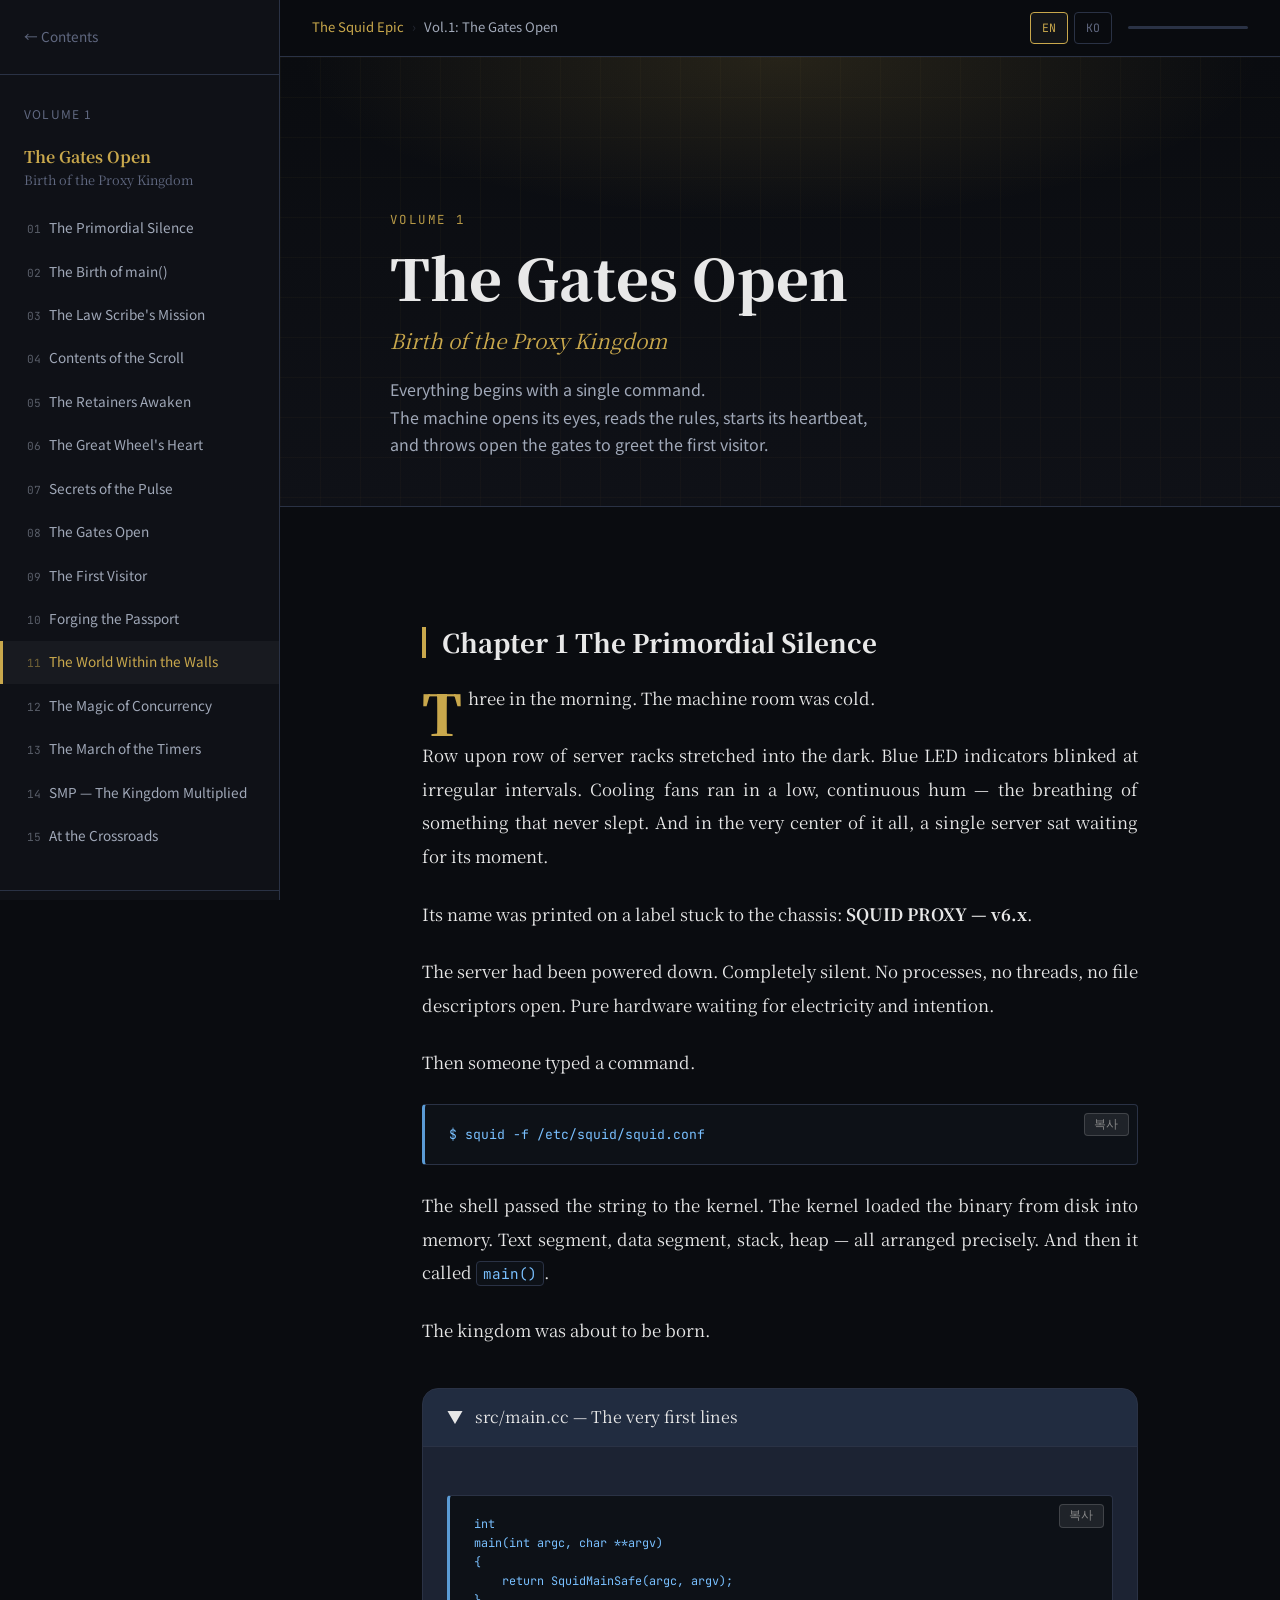
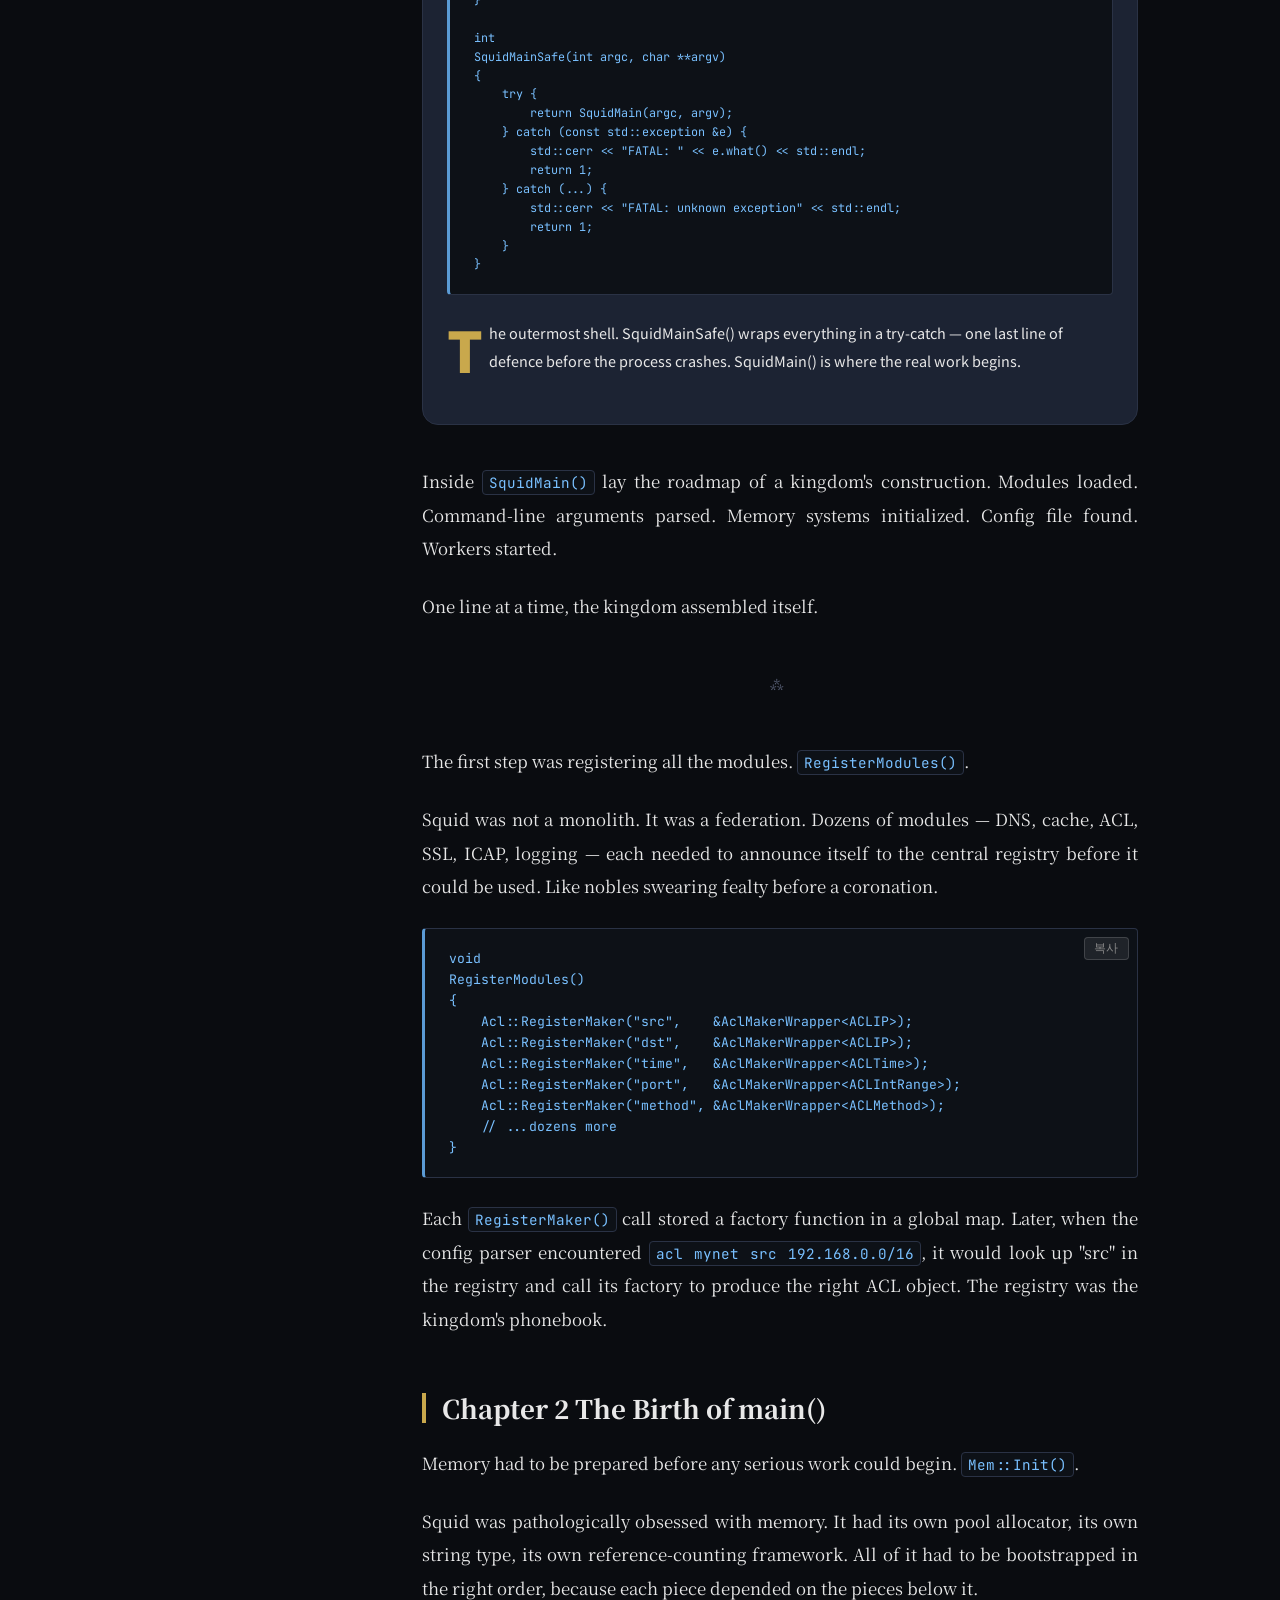
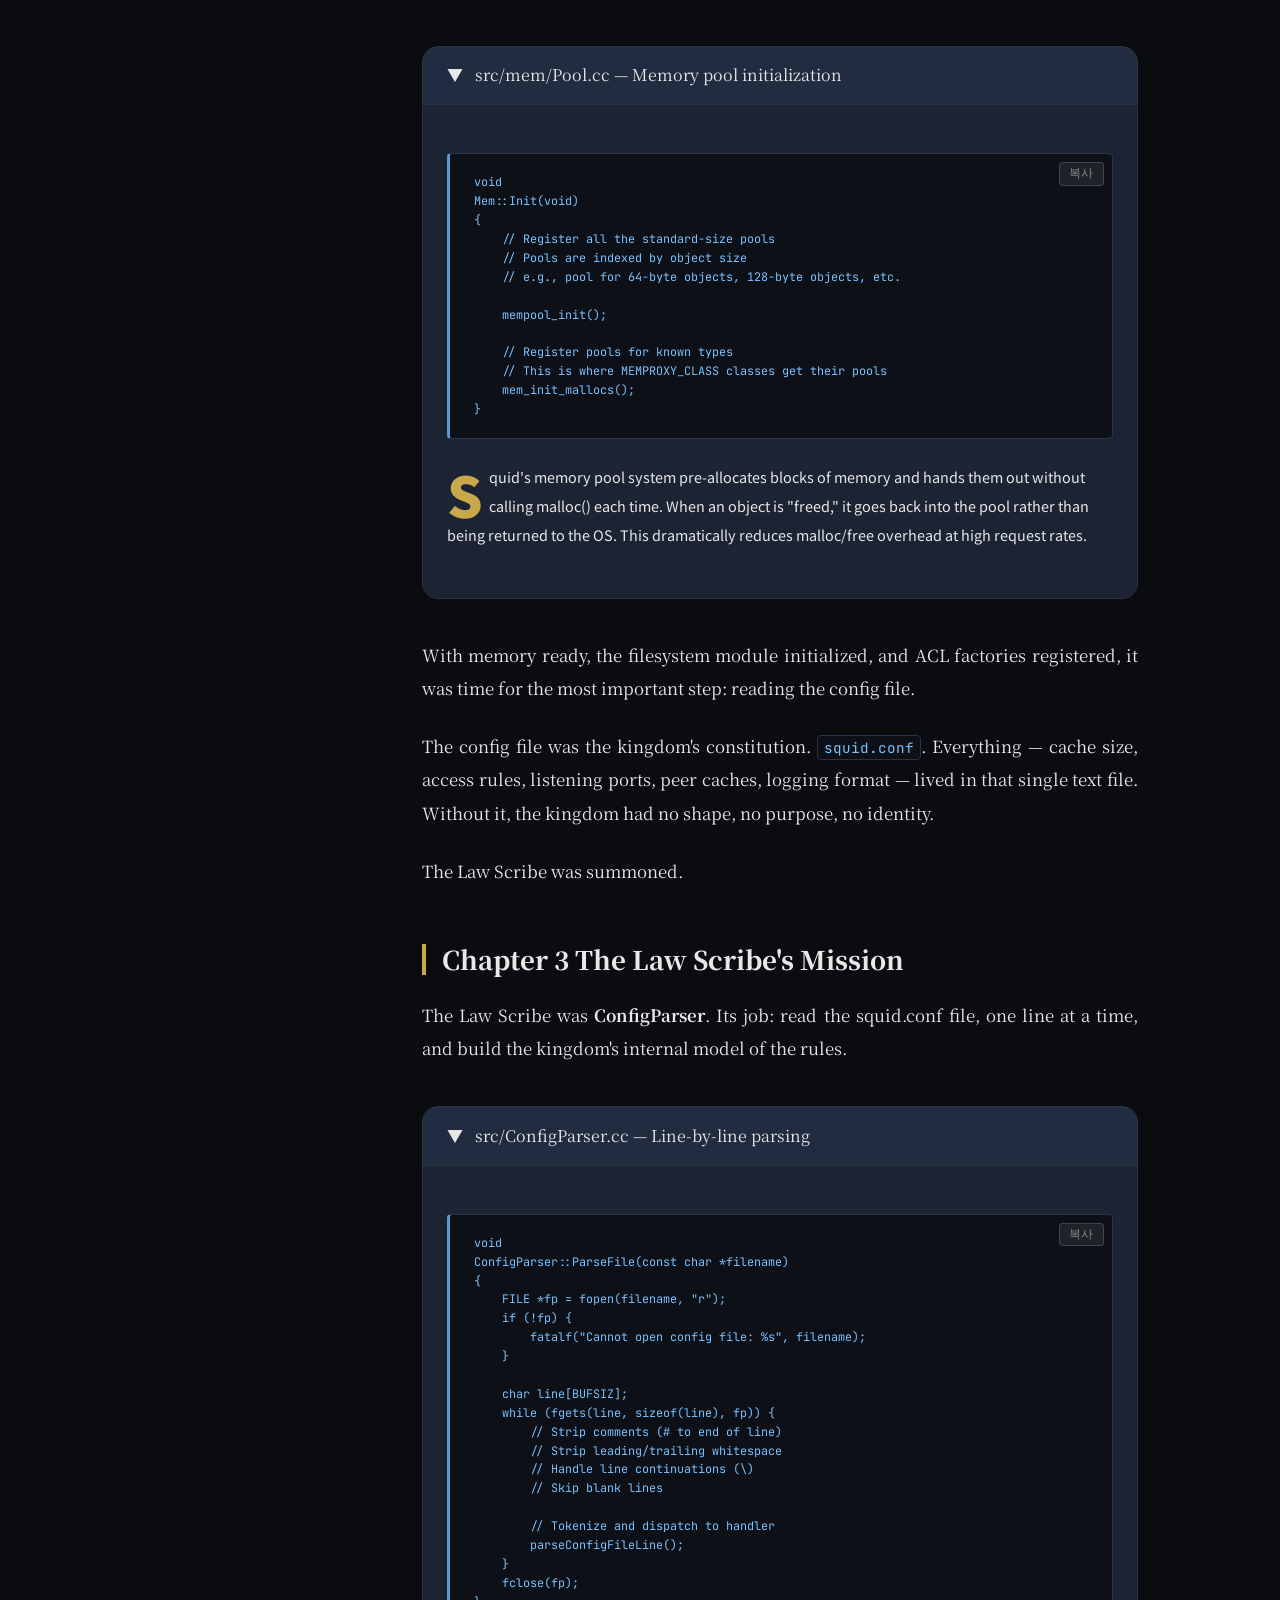
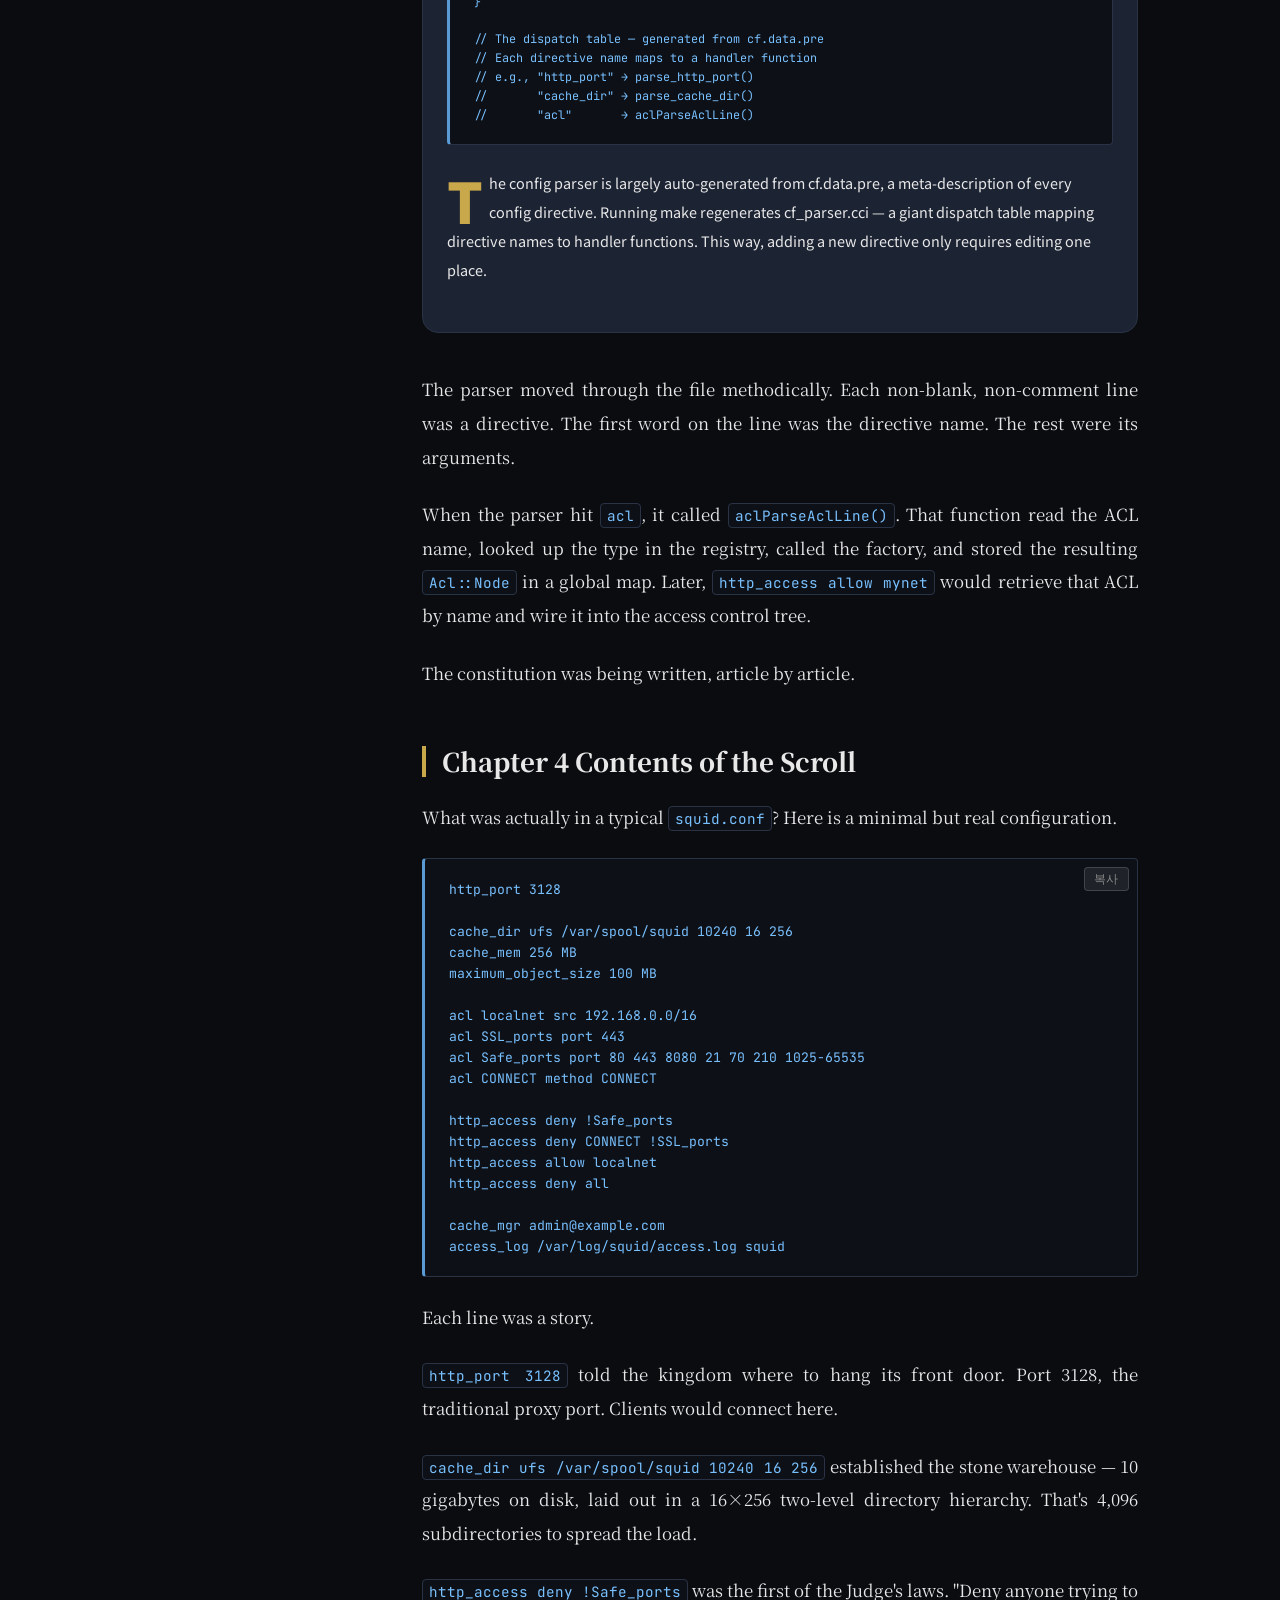
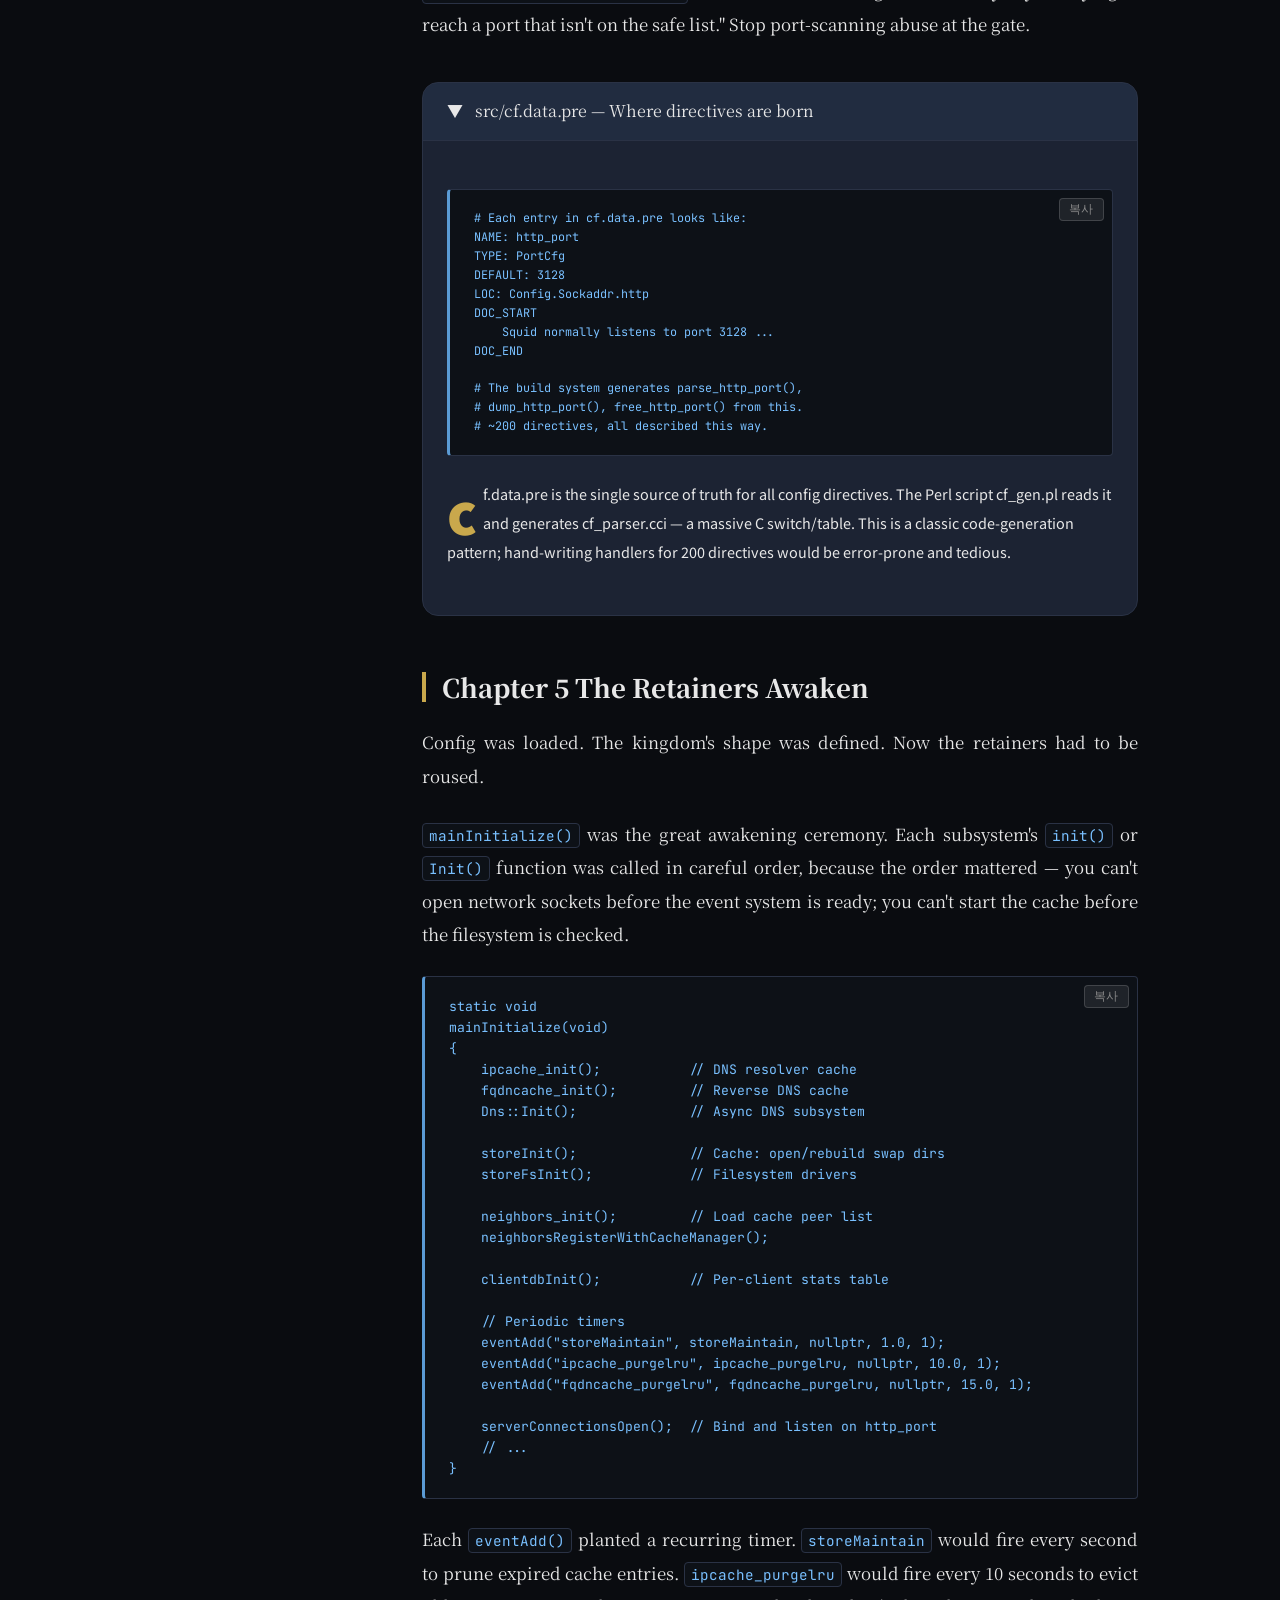
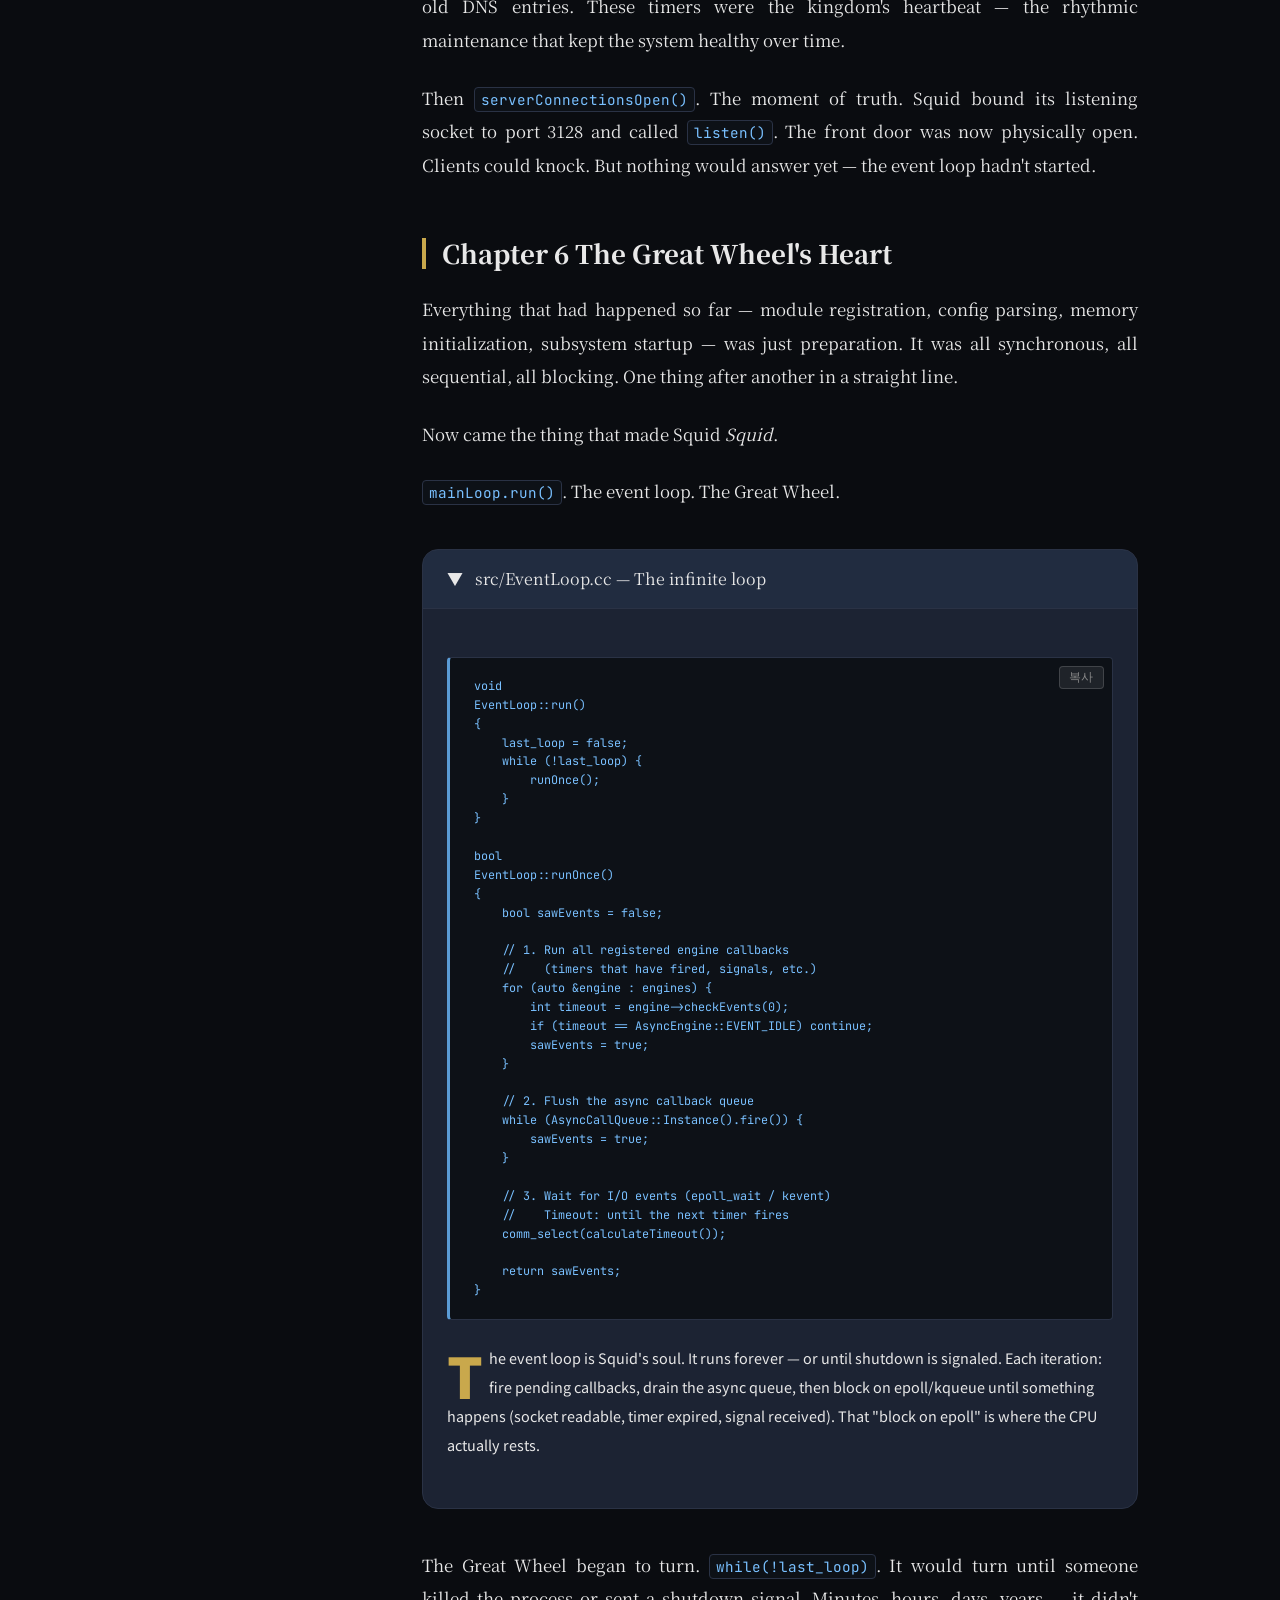
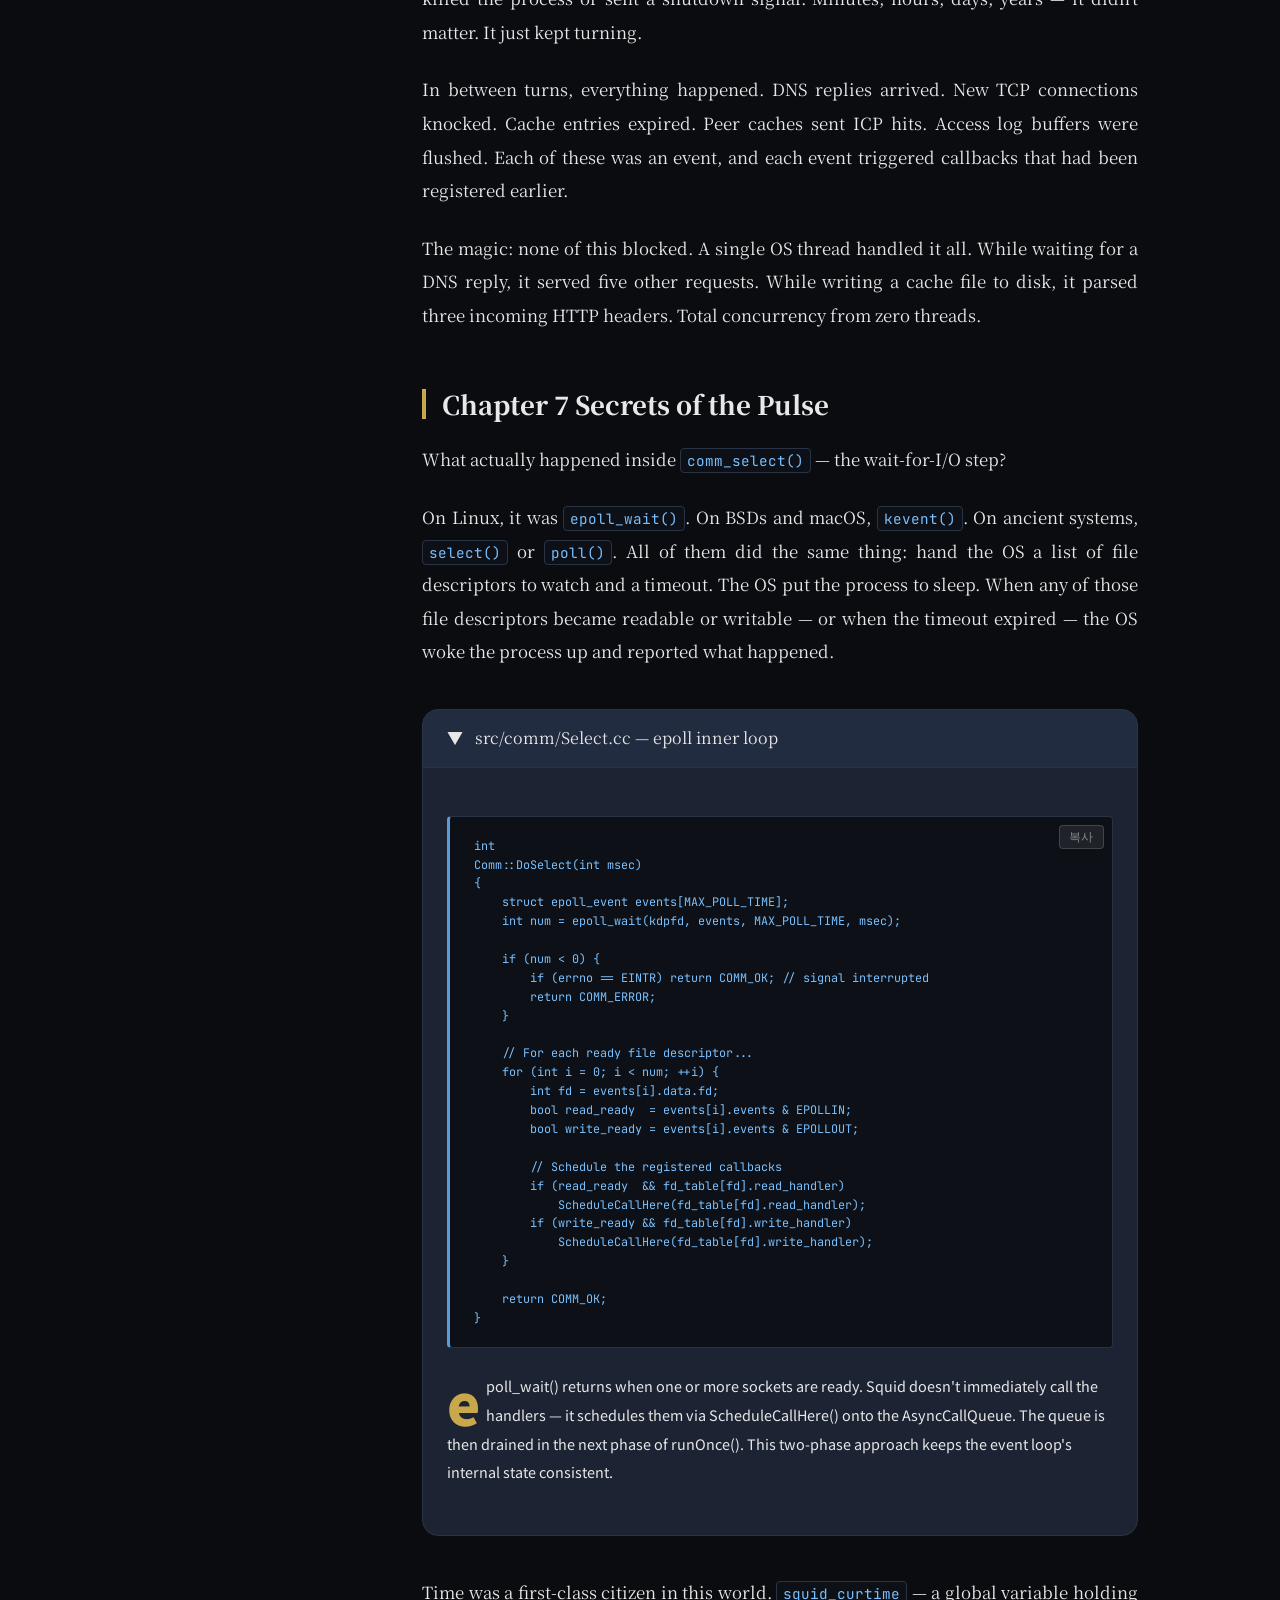
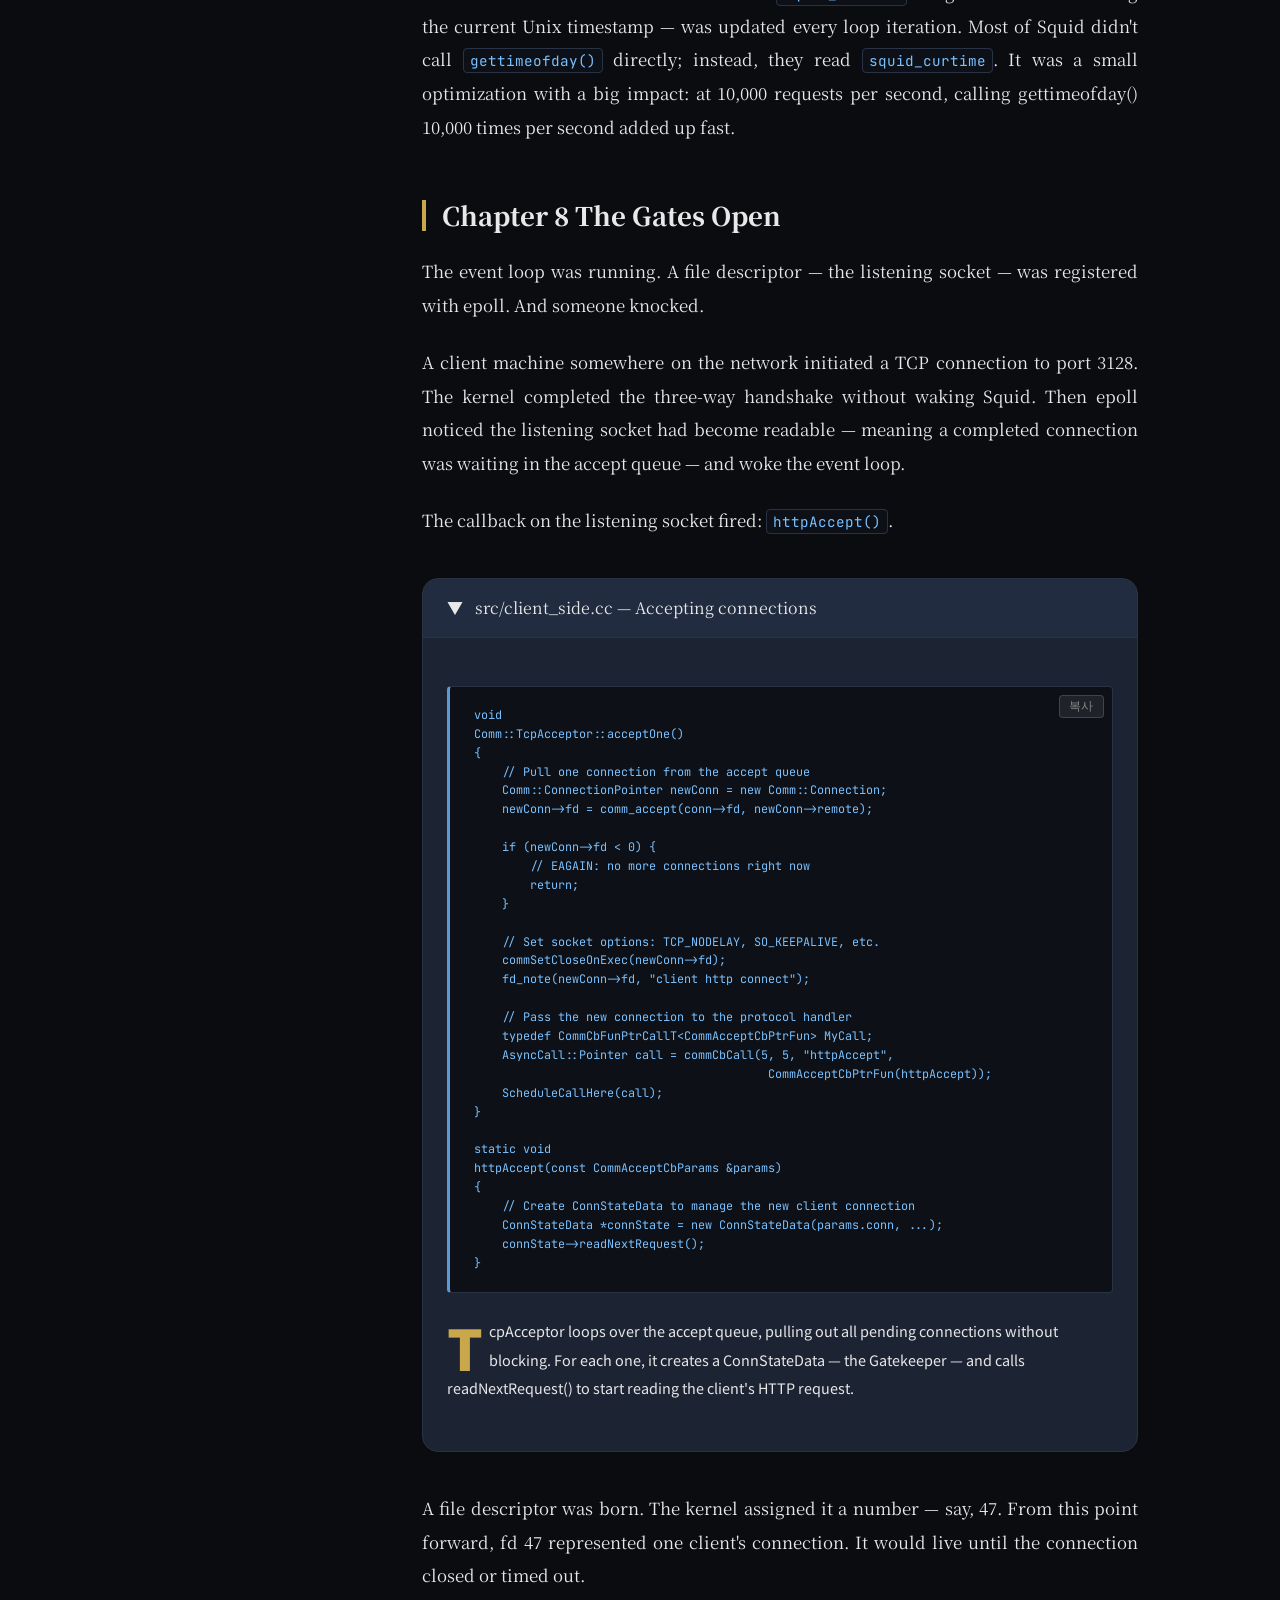
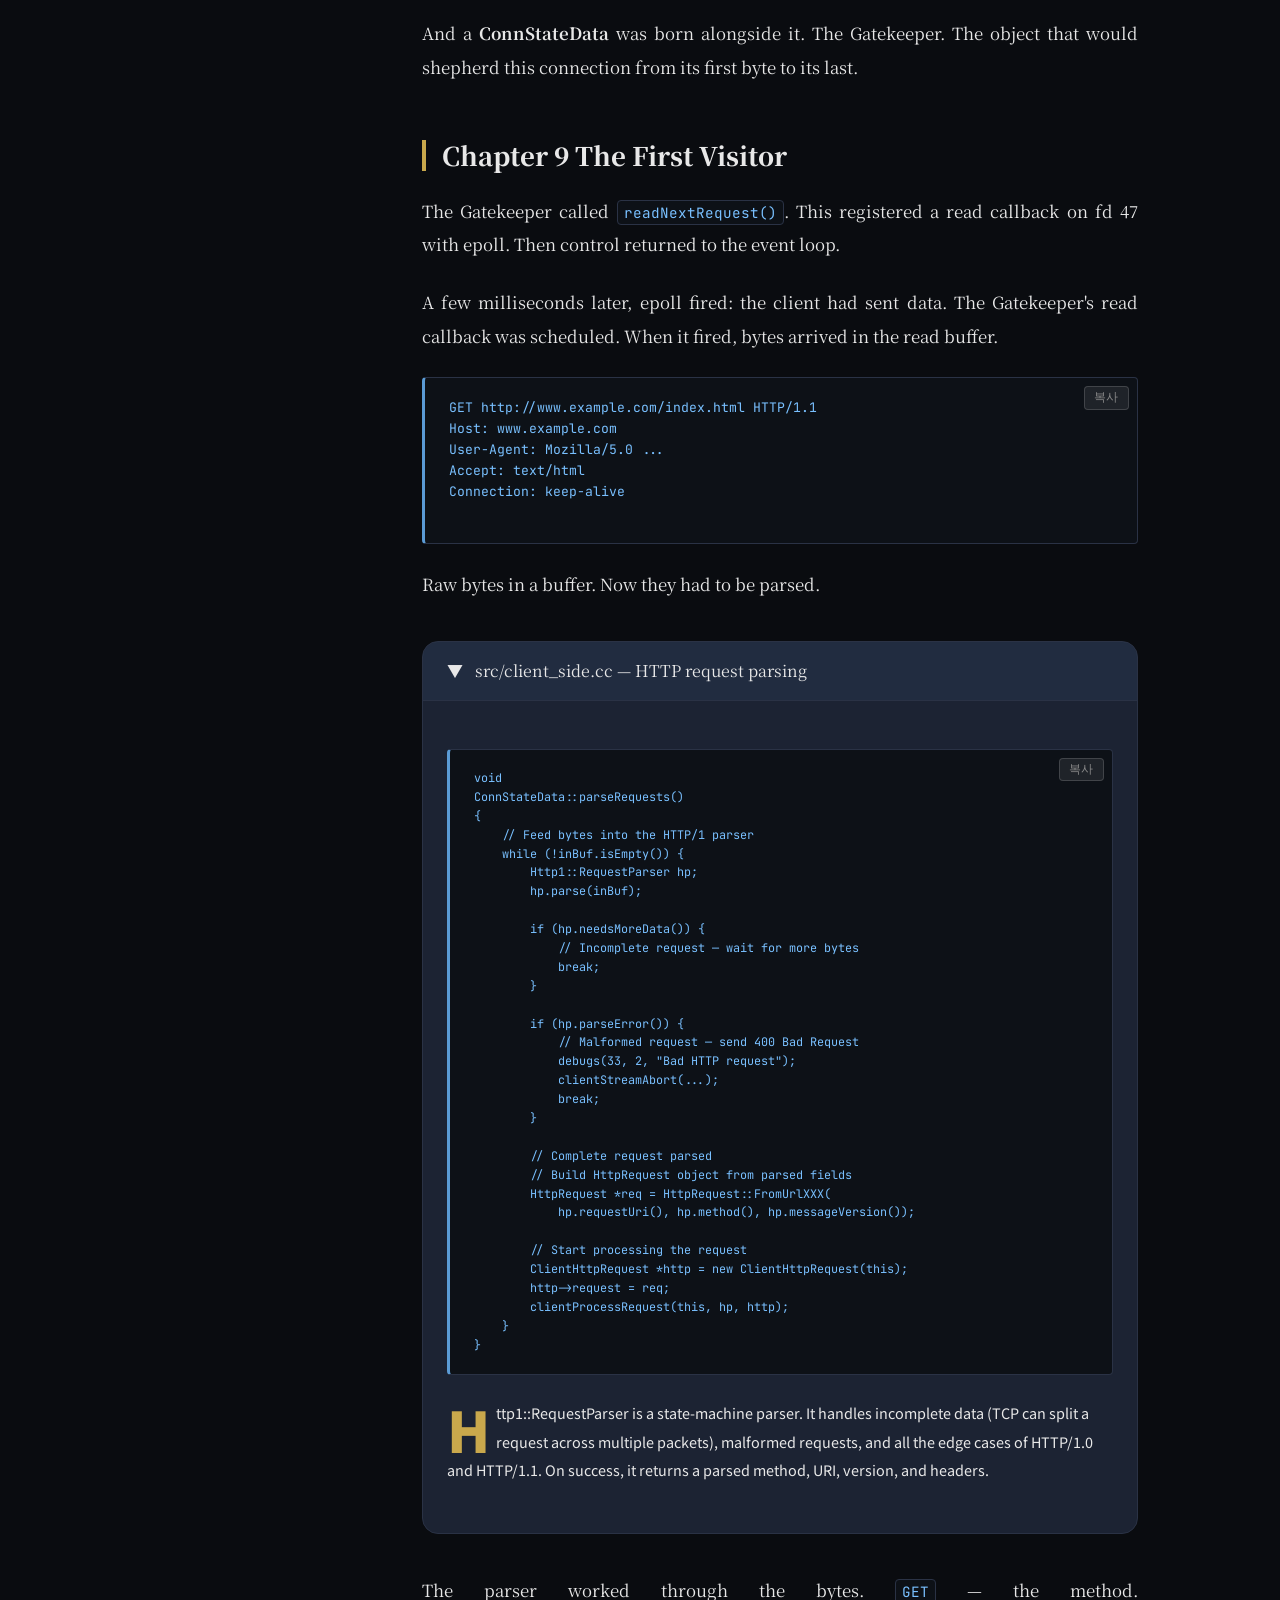
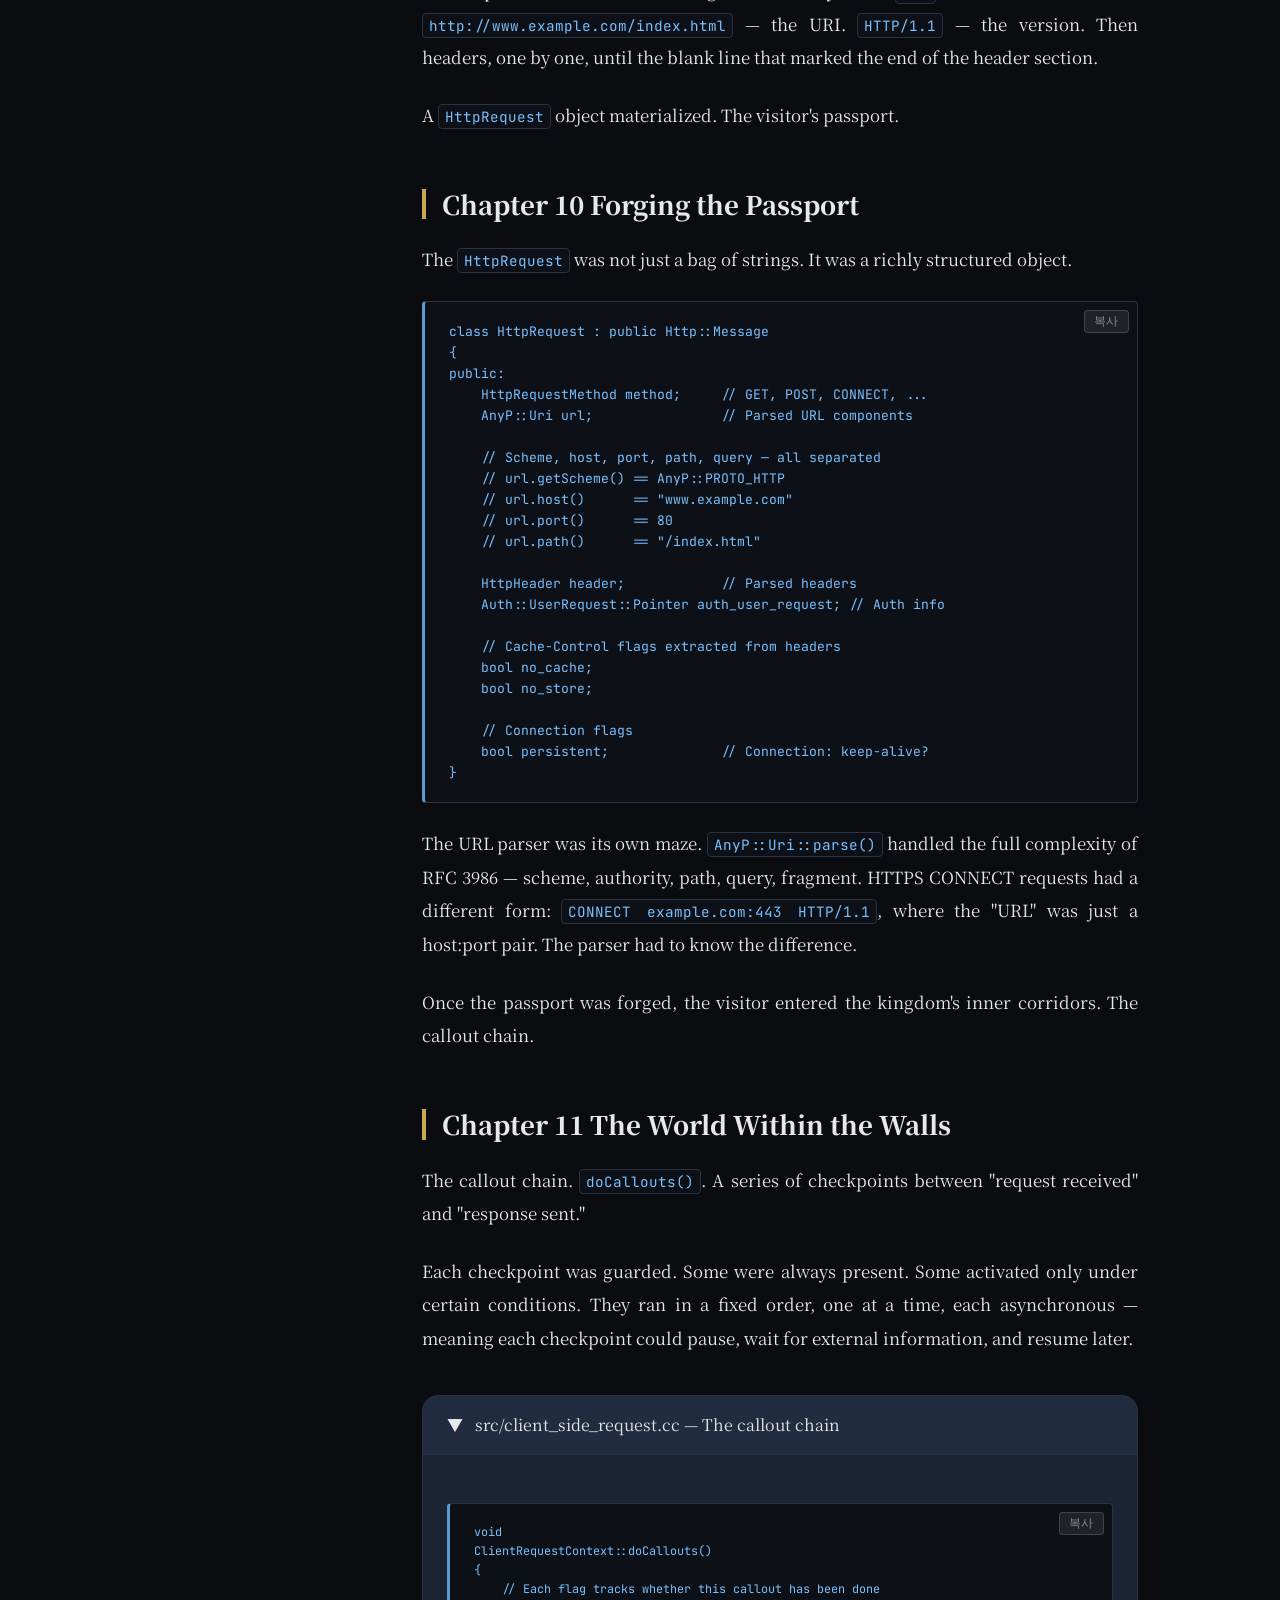
<file: en/vol1.html>
<!DOCTYPE html>
<html lang="en" data-volume="1">
<head>
  <meta charset="UTF-8"/>
  <meta name="viewport" content="width=device-width,initial-scale=1"/>
  <title>Vol.1: The Gates Open — The Squid Epic</title>
  <link rel="stylesheet" href="../css/style.css"/>
  <style>
    :root { --vol-color: #c9a84c; }
    .vol-index-bg {
      background: radial-gradient(ellipse 80% 60% at 50% 0%, rgba(201,168,76,.15) 0%, transparent 60%),
                  linear-gradient(180deg, #0a0c10 0%, #0f1117 100%);
    }
  </style>
</head>
<body>
<div class="novel-wrapper">
<nav class="novel-sidebar">
  <div class="sidebar-logo"><a href="index.html">← Contents</a></div>
  <div class="sidebar-vol-title">VOLUME 1</div>
  <div class="sidebar-vol-name">The Gates Open<br><span style="font-size:.8rem;font-weight:400;color:var(--text-muted)">Birth of the Proxy Kingdom</span></div>
  <nav class="sidebar-nav">
    <a class="sidebar-chapter" href="#ch1"><span class="ch-num">01</span>The Primordial Silence</a>
    <a class="sidebar-chapter" href="#ch2"><span class="ch-num">02</span>The Birth of main()</a>
    <a class="sidebar-chapter" href="#ch3"><span class="ch-num">03</span>The Law Scribe's Mission</a>
    <a class="sidebar-chapter" href="#ch4"><span class="ch-num">04</span>Contents of the Scroll</a>
    <a class="sidebar-chapter" href="#ch5"><span class="ch-num">05</span>The Retainers Awaken</a>
    <a class="sidebar-chapter" href="#ch6"><span class="ch-num">06</span>The Great Wheel's Heart</a>
    <a class="sidebar-chapter" href="#ch7"><span class="ch-num">07</span>Secrets of the Pulse</a>
    <a class="sidebar-chapter" href="#ch8"><span class="ch-num">08</span>The Gates Open</a>
    <a class="sidebar-chapter" href="#ch9"><span class="ch-num">09</span>The First Visitor</a>
    <a class="sidebar-chapter" href="#ch10"><span class="ch-num">10</span>Forging the Passport</a>
    <a class="sidebar-chapter" href="#ch11"><span class="ch-num">11</span>The World Within the Walls</a>
    <a class="sidebar-chapter" href="#ch12"><span class="ch-num">12</span>The Magic of Concurrency</a>
    <a class="sidebar-chapter" href="#ch13"><span class="ch-num">13</span>The March of the Timers</a>
    <a class="sidebar-chapter" href="#ch14"><span class="ch-num">14</span>SMP — The Kingdom Multiplied</a>
    <a class="sidebar-chapter" href="#ch15"><span class="ch-num">15</span>At the Crossroads</a>
  </nav>
  <div class="sidebar-footer">
    <div class="vol-nav-btns">
      <span class="vol-nav-btn" style="opacity:.3;cursor:default">← Prev</span>
      <a href="vol2.html" class="vol-nav-btn">Vol.2 →</a>
    </div>
  </div>
</nav>

<main class="novel-main">
  <div class="novel-topbar">
    <div class="topbar-breadcrumb">
      <a href="index.html">The Squid Epic</a>
      <span class="sep">›</span>
      <span class="current">Vol.1: The Gates Open</span>
    </div>
    <div class="lang-switcher"><span class="lang-btn active">EN</span><a href="/vol1.html" class="lang-btn">KO</a></div>
    <div class="progress-bar"><div class="progress-fill"></div></div>
  </div>

  <div class="vol-index-hero" style="min-height:50vh">
    <div class="vol-index-bg" style="position:absolute;inset:0;z-index:0"></div>
    <div style="position:absolute;inset:0;z-index:0;background-image:linear-gradient(rgba(201,168,76,.03) 1px,transparent 1px),linear-gradient(90deg,rgba(201,168,76,.03) 1px,transparent 1px);background-size:40px 40px"></div>
    <div class="vol-index-content" style="padding-top:6rem">
      <div class="vol-label">Volume 1</div>
      <h1 class="vol-main-title">The Gates Open</h1>
      <p class="vol-main-subtitle">Birth of the Proxy Kingdom</p>
      <p class="vol-main-desc">
        Everything begins with a single command.<br>
        The machine opens its eyes, reads the rules, starts its heartbeat,<br>
        and throws open the gates to greet the first visitor.
      </p>
    </div>
  </div>

  <article class="novel-content">

<h2 class="chapter-title" id="ch1">
  <span class="chapter-number">Chapter 1</span>
  The Primordial Silence
</h2>

<p>Three in the morning. The machine room was cold.</p>

<p>Row upon row of server racks stretched into the dark. Blue LED indicators blinked at irregular intervals. Cooling fans ran in a low, continuous hum — the breathing of something that never slept. And in the very center of it all, a single server sat waiting for its moment.</p>

<p>Its name was printed on a label stuck to the chassis: <strong>SQUID PROXY — v6.x</strong>.</p>

<p>The server had been powered down. Completely silent. No processes, no threads, no file descriptors open. Pure hardware waiting for electricity and intention.</p>

<p>Then someone typed a command.</p>

<pre class="code-block"><code>$ squid -f /etc/squid/squid.conf</code></pre>

<p>The shell passed the string to the kernel. The kernel loaded the binary from disk into memory. Text segment, data segment, stack, heap — all arranged precisely. And then it called <code>main()</code>.</p>

<p>The kingdom was about to be born.</p>

<div class="tech-box">
  <div class="tech-box-header"><span class="tech-box-toggle">▼</span> src/main.cc — The very first lines</div>
  <div class="tech-box-body">
<pre><code>int
main(int argc, char **argv)
{
    return SquidMainSafe(argc, argv);
}

int
SquidMainSafe(int argc, char **argv)
{
    try {
        return SquidMain(argc, argv);
    } catch (const std::exception &e) {
        std::cerr &lt;&lt; "FATAL: " &lt;&lt; e.what() &lt;&lt; std::endl;
        return 1;
    } catch (...) {
        std::cerr &lt;&lt; "FATAL: unknown exception" &lt;&lt; std::endl;
        return 1;
    }
}</code></pre>
    <p>The outermost shell. SquidMainSafe() wraps everything in a try-catch — one last line of defence before the process crashes. SquidMain() is where the real work begins.</p>
  </div>
</div>

<p>Inside <code>SquidMain()</code> lay the roadmap of a kingdom's construction. Modules loaded. Command-line arguments parsed. Memory systems initialized. Config file found. Workers started.</p>

<p>One line at a time, the kingdom assembled itself.</p>

<div class="scene-break">⁂</div>

<p>The first step was registering all the modules. <code>RegisterModules()</code>.</p>

<p>Squid was not a monolith. It was a federation. Dozens of modules — DNS, cache, ACL, SSL, ICAP, logging — each needed to announce itself to the central registry before it could be used. Like nobles swearing fealty before a coronation.</p>

<pre class="code-block"><code>void
RegisterModules()
{
    Acl::RegisterMaker("src",    &amp;AclMakerWrapper&lt;ACLIP&gt;);
    Acl::RegisterMaker("dst",    &amp;AclMakerWrapper&lt;ACLIP&gt;);
    Acl::RegisterMaker("time",   &amp;AclMakerWrapper&lt;ACLTime&gt;);
    Acl::RegisterMaker("port",   &amp;AclMakerWrapper&lt;ACLIntRange&gt;);
    Acl::RegisterMaker("method", &amp;AclMakerWrapper&lt;ACLMethod&gt;);
    // ...dozens more
}</code></pre>

<p>Each <code>RegisterMaker()</code> call stored a factory function in a global map. Later, when the config parser encountered <code>acl mynet src 192.168.0.0/16</code>, it would look up "src" in the registry and call its factory to produce the right ACL object. The registry was the kingdom's phonebook.</p>

<!-- ════════════════ Chapter 2 ════════════════ -->
<h2 class="chapter-title" id="ch2">
  <span class="chapter-number">Chapter 2</span>
  The Birth of main()
</h2>

<p>Memory had to be prepared before any serious work could begin. <code>Mem::Init()</code>.</p>

<p>Squid was pathologically obsessed with memory. It had its own pool allocator, its own string type, its own reference-counting framework. All of it had to be bootstrapped in the right order, because each piece depended on the pieces below it.</p>

<div class="tech-box">
  <div class="tech-box-header"><span class="tech-box-toggle">▼</span> src/mem/Pool.cc — Memory pool initialization</div>
  <div class="tech-box-body">
<pre><code>void
Mem::Init(void)
{
    // Register all the standard-size pools
    // Pools are indexed by object size
    // e.g., pool for 64-byte objects, 128-byte objects, etc.

    mempool_init();

    // Register pools for known types
    // This is where MEMPROXY_CLASS classes get their pools
    mem_init_mallocs();
}</code></pre>
    <p>Squid's memory pool system pre-allocates blocks of memory and hands them out without calling malloc() each time. When an object is "freed," it goes back into the pool rather than being returned to the OS. This dramatically reduces malloc/free overhead at high request rates.</p>
  </div>
</div>

<p>With memory ready, the filesystem module initialized, and ACL factories registered, it was time for the most important step: reading the config file.</p>

<p>The config file was the kingdom's constitution. <code>squid.conf</code>. Everything — cache size, access rules, listening ports, peer caches, logging format — lived in that single text file. Without it, the kingdom had no shape, no purpose, no identity.</p>

<p>The Law Scribe was summoned.</p>

<!-- ════════════════ Chapter 3 ════════════════ -->
<h2 class="chapter-title" id="ch3">
  <span class="chapter-number">Chapter 3</span>
  The Law Scribe's Mission
</h2>

<p>The Law Scribe was <strong>ConfigParser</strong>. Its job: read the squid.conf file, one line at a time, and build the kingdom's internal model of the rules.</p>

<div class="tech-box">
  <div class="tech-box-header"><span class="tech-box-toggle">▼</span> src/ConfigParser.cc — Line-by-line parsing</div>
  <div class="tech-box-body">
<pre><code>void
ConfigParser::ParseFile(const char *filename)
{
    FILE *fp = fopen(filename, "r");
    if (!fp) {
        fatalf("Cannot open config file: %s", filename);
    }

    char line[BUFSIZ];
    while (fgets(line, sizeof(line), fp)) {
        // Strip comments (# to end of line)
        // Strip leading/trailing whitespace
        // Handle line continuations (\)
        // Skip blank lines

        // Tokenize and dispatch to handler
        parseConfigFileLine();
    }
    fclose(fp);
}

// The dispatch table — generated from cf.data.pre
// Each directive name maps to a handler function
// e.g., "http_port" → parse_http_port()
//       "cache_dir" → parse_cache_dir()
//       "acl"       → aclParseAclLine()</code></pre>
    <p>The config parser is largely auto-generated from cf.data.pre, a meta-description of every config directive. Running make regenerates cf_parser.cci — a giant dispatch table mapping directive names to handler functions. This way, adding a new directive only requires editing one place.</p>
  </div>
</div>

<p>The parser moved through the file methodically. Each non-blank, non-comment line was a directive. The first word on the line was the directive name. The rest were its arguments.</p>

<p>When the parser hit <code>acl</code>, it called <code>aclParseAclLine()</code>. That function read the ACL name, looked up the type in the registry, called the factory, and stored the resulting <code>Acl::Node</code> in a global map. Later, <code>http_access allow mynet</code> would retrieve that ACL by name and wire it into the access control tree.</p>

<p>The constitution was being written, article by article.</p>

<!-- ════════════════ Chapter 4 ════════════════ -->
<h2 class="chapter-title" id="ch4">
  <span class="chapter-number">Chapter 4</span>
  Contents of the Scroll
</h2>

<p>What was actually in a typical <code>squid.conf</code>? Here is a minimal but real configuration.</p>

<pre class="code-block"><code>http_port 3128

cache_dir ufs /var/spool/squid 10240 16 256
cache_mem 256 MB
maximum_object_size 100 MB

acl localnet src 192.168.0.0/16
acl SSL_ports port 443
acl Safe_ports port 80 443 8080 21 70 210 1025-65535
acl CONNECT method CONNECT

http_access deny !Safe_ports
http_access deny CONNECT !SSL_ports
http_access allow localnet
http_access deny all

cache_mgr admin@example.com
access_log /var/log/squid/access.log squid</code></pre>

<p>Each line was a story.</p>

<p><code>http_port 3128</code> told the kingdom where to hang its front door. Port 3128, the traditional proxy port. Clients would connect here.</p>

<p><code>cache_dir ufs /var/spool/squid 10240 16 256</code> established the stone warehouse — 10 gigabytes on disk, laid out in a 16×256 two-level directory hierarchy. That's 4,096 subdirectories to spread the load.</p>

<p><code>http_access deny !Safe_ports</code> was the first of the Judge's laws. "Deny anyone trying to reach a port that isn't on the safe list." Stop port-scanning abuse at the gate.</p>

<div class="tech-box">
  <div class="tech-box-header"><span class="tech-box-toggle">▼</span> src/cf.data.pre — Where directives are born</div>
  <div class="tech-box-body">
<pre><code># Each entry in cf.data.pre looks like:
NAME: http_port
TYPE: PortCfg
DEFAULT: 3128
LOC: Config.Sockaddr.http
DOC_START
    Squid normally listens to port 3128 ...
DOC_END

# The build system generates parse_http_port(),
# dump_http_port(), free_http_port() from this.
# ~200 directives, all described this way.</code></pre>
    <p>cf.data.pre is the single source of truth for all config directives. The Perl script cf_gen.pl reads it and generates cf_parser.cci — a massive C switch/table. This is a classic code-generation pattern; hand-writing handlers for 200 directives would be error-prone and tedious.</p>
  </div>
</div>

<!-- ════════════════ Chapter 5 ════════════════ -->
<h2 class="chapter-title" id="ch5">
  <span class="chapter-number">Chapter 5</span>
  The Retainers Awaken
</h2>

<p>Config was loaded. The kingdom's shape was defined. Now the retainers had to be roused.</p>

<p><code>mainInitialize()</code> was the great awakening ceremony. Each subsystem's <code>init()</code> or <code>Init()</code> function was called in careful order, because the order mattered — you can't open network sockets before the event system is ready; you can't start the cache before the filesystem is checked.</p>

<pre class="code-block"><code>static void
mainInitialize(void)
{
    ipcache_init();           // DNS resolver cache
    fqdncache_init();         // Reverse DNS cache
    Dns::Init();              // Async DNS subsystem

    storeInit();              // Cache: open/rebuild swap dirs
    storeFsInit();            // Filesystem drivers

    neighbors_init();         // Load cache peer list
    neighborsRegisterWithCacheManager();

    clientdbInit();           // Per-client stats table

    // Periodic timers
    eventAdd("storeMaintain", storeMaintain, nullptr, 1.0, 1);
    eventAdd("ipcache_purgelru", ipcache_purgelru, nullptr, 10.0, 1);
    eventAdd("fqdncache_purgelru", fqdncache_purgelru, nullptr, 15.0, 1);

    serverConnectionsOpen();  // Bind and listen on http_port
    // ...
}</code></pre>

<p>Each <code>eventAdd()</code> planted a recurring timer. <code>storeMaintain</code> would fire every second to prune expired cache entries. <code>ipcache_purgelru</code> would fire every 10 seconds to evict old DNS entries. These timers were the kingdom's heartbeat — the rhythmic maintenance that kept the system healthy over time.</p>

<p>Then <code>serverConnectionsOpen()</code>. The moment of truth. Squid bound its listening socket to port 3128 and called <code>listen()</code>. The front door was now physically open. Clients could knock. But nothing would answer yet — the event loop hadn't started.</p>

<!-- ════════════════ Chapter 6 ════════════════ -->
<h2 class="chapter-title" id="ch6">
  <span class="chapter-number">Chapter 6</span>
  The Great Wheel's Heart
</h2>

<p>Everything that had happened so far — module registration, config parsing, memory initialization, subsystem startup — was just preparation. It was all synchronous, all sequential, all blocking. One thing after another in a straight line.</p>

<p>Now came the thing that made Squid <em>Squid</em>.</p>

<p><code>mainLoop.run()</code>. The event loop. The Great Wheel.</p>

<div class="tech-box">
  <div class="tech-box-header"><span class="tech-box-toggle">▼</span> src/EventLoop.cc — The infinite loop</div>
  <div class="tech-box-body">
<pre><code>void
EventLoop::run()
{
    last_loop = false;
    while (!last_loop) {
        runOnce();
    }
}

bool
EventLoop::runOnce()
{
    bool sawEvents = false;

    // 1. Run all registered engine callbacks
    //    (timers that have fired, signals, etc.)
    for (auto &amp;engine : engines) {
        int timeout = engine->checkEvents(0);
        if (timeout == AsyncEngine::EVENT_IDLE) continue;
        sawEvents = true;
    }

    // 2. Flush the async callback queue
    while (AsyncCallQueue::Instance().fire()) {
        sawEvents = true;
    }

    // 3. Wait for I/O events (epoll_wait / kevent)
    //    Timeout: until the next timer fires
    comm_select(calculateTimeout());

    return sawEvents;
}</code></pre>
    <p>The event loop is Squid's soul. It runs forever — or until shutdown is signaled. Each iteration: fire pending callbacks, drain the async queue, then block on epoll/kqueue until something happens (socket readable, timer expired, signal received). That "block on epoll" is where the CPU actually rests.</p>
  </div>
</div>

<p>The Great Wheel began to turn. <code>while(!last_loop)</code>. It would turn until someone killed the process or sent a shutdown signal. Minutes, hours, days, years — it didn't matter. It just kept turning.</p>

<p>In between turns, everything happened. DNS replies arrived. New TCP connections knocked. Cache entries expired. Peer caches sent ICP hits. Access log buffers were flushed. Each of these was an event, and each event triggered callbacks that had been registered earlier.</p>

<p>The magic: none of this blocked. A single OS thread handled it all. While waiting for a DNS reply, it served five other requests. While writing a cache file to disk, it parsed three incoming HTTP headers. Total concurrency from zero threads.</p>

<!-- ════════════════ Chapter 7 ════════════════ -->
<h2 class="chapter-title" id="ch7">
  <span class="chapter-number">Chapter 7</span>
  Secrets of the Pulse
</h2>

<p>What actually happened inside <code>comm_select()</code> — the wait-for-I/O step?</p>

<p>On Linux, it was <code>epoll_wait()</code>. On BSDs and macOS, <code>kevent()</code>. On ancient systems, <code>select()</code> or <code>poll()</code>. All of them did the same thing: hand the OS a list of file descriptors to watch and a timeout. The OS put the process to sleep. When any of those file descriptors became readable or writable — or when the timeout expired — the OS woke the process up and reported what happened.</p>

<div class="tech-box">
  <div class="tech-box-header"><span class="tech-box-toggle">▼</span> src/comm/Select.cc — epoll inner loop</div>
  <div class="tech-box-body">
<pre><code>int
Comm::DoSelect(int msec)
{
    struct epoll_event events[MAX_POLL_TIME];
    int num = epoll_wait(kdpfd, events, MAX_POLL_TIME, msec);

    if (num &lt; 0) {
        if (errno == EINTR) return COMM_OK; // signal interrupted
        return COMM_ERROR;
    }

    // For each ready file descriptor...
    for (int i = 0; i &lt; num; ++i) {
        int fd = events[i].data.fd;
        bool read_ready  = events[i].events &amp; EPOLLIN;
        bool write_ready = events[i].events &amp; EPOLLOUT;

        // Schedule the registered callbacks
        if (read_ready  &amp;&amp; fd_table[fd].read_handler)
            ScheduleCallHere(fd_table[fd].read_handler);
        if (write_ready &amp;&amp; fd_table[fd].write_handler)
            ScheduleCallHere(fd_table[fd].write_handler);
    }

    return COMM_OK;
}</code></pre>
    <p>epoll_wait() returns when one or more sockets are ready. Squid doesn't immediately call the handlers — it schedules them via ScheduleCallHere() onto the AsyncCallQueue. The queue is then drained in the next phase of runOnce(). This two-phase approach keeps the event loop's internal state consistent.</p>
  </div>
</div>

<p>Time was a first-class citizen in this world. <code>squid_curtime</code> — a global variable holding the current Unix timestamp — was updated every loop iteration. Most of Squid didn't call <code>gettimeofday()</code> directly; instead, they read <code>squid_curtime</code>. It was a small optimization with a big impact: at 10,000 requests per second, calling gettimeofday() 10,000 times per second added up fast.</p>

<!-- ════════════════ Chapter 8 ════════════════ -->
<h2 class="chapter-title" id="ch8">
  <span class="chapter-number">Chapter 8</span>
  The Gates Open
</h2>

<p>The event loop was running. A file descriptor — the listening socket — was registered with epoll. And someone knocked.</p>

<p>A client machine somewhere on the network initiated a TCP connection to port 3128. The kernel completed the three-way handshake without waking Squid. Then epoll noticed the listening socket had become readable — meaning a completed connection was waiting in the accept queue — and woke the event loop.</p>

<p>The callback on the listening socket fired: <code>httpAccept()</code>.</p>

<div class="tech-box">
  <div class="tech-box-header"><span class="tech-box-toggle">▼</span> src/client_side.cc — Accepting connections</div>
  <div class="tech-box-body">
<pre><code>void
Comm::TcpAcceptor::acceptOne()
{
    // Pull one connection from the accept queue
    Comm::ConnectionPointer newConn = new Comm::Connection;
    newConn->fd = comm_accept(conn->fd, newConn->remote);

    if (newConn->fd &lt; 0) {
        // EAGAIN: no more connections right now
        return;
    }

    // Set socket options: TCP_NODELAY, SO_KEEPALIVE, etc.
    commSetCloseOnExec(newConn->fd);
    fd_note(newConn->fd, "client http connect");

    // Pass the new connection to the protocol handler
    typedef CommCbFunPtrCallT&lt;CommAcceptCbPtrFun&gt; MyCall;
    AsyncCall::Pointer call = commCbCall(5, 5, "httpAccept",
                                          CommAcceptCbPtrFun(httpAccept));
    ScheduleCallHere(call);
}

static void
httpAccept(const CommAcceptCbParams &amp;params)
{
    // Create ConnStateData to manage the new client connection
    ConnStateData *connState = new ConnStateData(params.conn, ...);
    connState->readNextRequest();
}</code></pre>
    <p>TcpAcceptor loops over the accept queue, pulling out all pending connections without blocking. For each one, it creates a ConnStateData — the Gatekeeper — and calls readNextRequest() to start reading the client's HTTP request.</p>
  </div>
</div>

<p>A file descriptor was born. The kernel assigned it a number — say, 47. From this point forward, fd 47 represented one client's connection. It would live until the connection closed or timed out.</p>

<p>And a <strong>ConnStateData</strong> was born alongside it. The Gatekeeper. The object that would shepherd this connection from its first byte to its last.</p>

<!-- ════════════════ Chapter 9 ════════════════ -->
<h2 class="chapter-title" id="ch9">
  <span class="chapter-number">Chapter 9</span>
  The First Visitor
</h2>

<p>The Gatekeeper called <code>readNextRequest()</code>. This registered a read callback on fd 47 with epoll. Then control returned to the event loop.</p>

<p>A few milliseconds later, epoll fired: the client had sent data. The Gatekeeper's read callback was scheduled. When it fired, bytes arrived in the read buffer.</p>

<pre class="code-block"><code>GET http://www.example.com/index.html HTTP/1.1
Host: www.example.com
User-Agent: Mozilla/5.0 ...
Accept: text/html
Connection: keep-alive

</code></pre>

<p>Raw bytes in a buffer. Now they had to be parsed.</p>

<div class="tech-box">
  <div class="tech-box-header"><span class="tech-box-toggle">▼</span> src/client_side.cc — HTTP request parsing</div>
  <div class="tech-box-body">
<pre><code>void
ConnStateData::parseRequests()
{
    // Feed bytes into the HTTP/1 parser
    while (!inBuf.isEmpty()) {
        Http1::RequestParser hp;
        hp.parse(inBuf);

        if (hp.needsMoreData()) {
            // Incomplete request — wait for more bytes
            break;
        }

        if (hp.parseError()) {
            // Malformed request — send 400 Bad Request
            debugs(33, 2, "Bad HTTP request");
            clientStreamAbort(...);
            break;
        }

        // Complete request parsed
        // Build HttpRequest object from parsed fields
        HttpRequest *req = HttpRequest::FromUrlXXX(
            hp.requestUri(), hp.method(), hp.messageVersion());

        // Start processing the request
        ClientHttpRequest *http = new ClientHttpRequest(this);
        http->request = req;
        clientProcessRequest(this, hp, http);
    }
}</code></pre>
    <p>Http1::RequestParser is a state-machine parser. It handles incomplete data (TCP can split a request across multiple packets), malformed requests, and all the edge cases of HTTP/1.0 and HTTP/1.1. On success, it returns a parsed method, URI, version, and headers.</p>
  </div>
</div>

<p>The parser worked through the bytes. <code>GET</code> — the method. <code>http://www.example.com/index.html</code> — the URI. <code>HTTP/1.1</code> — the version. Then headers, one by one, until the blank line that marked the end of the header section.</p>

<p>A <code>HttpRequest</code> object materialized. The visitor's passport.</p>

<!-- ════════════════ Chapter 10 ════════════════ -->
<h2 class="chapter-title" id="ch10">
  <span class="chapter-number">Chapter 10</span>
  Forging the Passport
</h2>

<p>The <code>HttpRequest</code> was not just a bag of strings. It was a richly structured object.</p>

<pre class="code-block"><code>class HttpRequest : public Http::Message
{
public:
    HttpRequestMethod method;     // GET, POST, CONNECT, ...
    AnyP::Uri url;                // Parsed URL components

    // Scheme, host, port, path, query — all separated
    // url.getScheme() == AnyP::PROTO_HTTP
    // url.host()      == "www.example.com"
    // url.port()      == 80
    // url.path()      == "/index.html"

    HttpHeader header;            // Parsed headers
    Auth::UserRequest::Pointer auth_user_request; // Auth info

    // Cache-Control flags extracted from headers
    bool no_cache;
    bool no_store;

    // Connection flags
    bool persistent;              // Connection: keep-alive?
}</code></pre>

<p>The URL parser was its own maze. <code>AnyP::Uri::parse()</code> handled the full complexity of RFC 3986 — scheme, authority, path, query, fragment. HTTPS CONNECT requests had a different form: <code>CONNECT example.com:443 HTTP/1.1</code>, where the "URL" was just a host:port pair. The parser had to know the difference.</p>

<p>Once the passport was forged, the visitor entered the kingdom's inner corridors. The callout chain.</p>

<!-- ════════════════ Chapter 11 ════════════════ -->
<h2 class="chapter-title" id="ch11">
  <span class="chapter-number">Chapter 11</span>
  The World Within the Walls
</h2>

<p>The callout chain. <code>doCallouts()</code>. A series of checkpoints between "request received" and "response sent."</p>

<p>Each checkpoint was guarded. Some were always present. Some activated only under certain conditions. They ran in a fixed order, one at a time, each asynchronous — meaning each checkpoint could pause, wait for external information, and resume later.</p>

<div class="tech-box">
  <div class="tech-box-header"><span class="tech-box-toggle">▼</span> src/client_side_request.cc — The callout chain</div>
  <div class="tech-box-body">
<pre><code>void
ClientRequestContext::doCallouts()
{
    // Each flag tracks whether this callout has been done
    if (!http->request->flags.done_follow_x_forwarded_for) {
        checkFollowXForwardedFor();
        return;  // async — will call doCallouts() again when done
    }

    if (!http->request->flags.done_adaptation) {
        checkAdaptation();      // ICAP REQMOD check
        return;
    }

    if (!http->request->flags.done_acl_http_access) {
        http->request->flags.done_acl_http_access = true;
        // This is the main access control check
        ACLFilledChecklist *acl_checklist =
            clientAclChecklistCreate(Config.accessList.http, http);
        acl_checklist->nonBlockingCheck(
            clientAccessCheckDoneWrapper, this);
        return;
    }

    if (!http->request->flags.done_redirect) {
        checkRedirect();
        return;
    }

    // All callouts done — proceed to cache lookup
    clientProcessRequest2();
}</code></pre>
    <p>doCallouts() is a recursive-by-callback function. Each callout sets its flag when it completes and re-calls doCallouts(). The function effectively resumes from where it left off on each call. It's a hand-written coroutine — sequential logic expressed as a chain of callbacks.</p>
  </div>
</div>

<p>The most important callout: <strong>ACL http_access check</strong>. This is where the Judge was summoned. The Gatekeeper handed the visitor's passport to the Judge and waited for a verdict: allowed or denied.</p>

<p>If denied, the connection received an error page and was closed. If allowed, the kingdom's next challenge awaited: the cache lookup.</p>

<!-- ════════════════ Chapter 12 ════════════════ -->
<h2 class="chapter-title" id="ch12">
  <span class="chapter-number">Chapter 12</span>
  The Magic of Concurrency
</h2>

<p>Pause here. Step back.</p>

<p>Everything described so far — accepting a connection, reading bytes, parsing HTTP, running the callout chain — happened in a single thread, on a single CPU core. No parallelism.</p>

<p>And yet, while this visitor's ACL check was waiting for an external LDAP query to return, Squid was simultaneously:</p>
<ul>
  <li>Streaming a cached video to another client</li>
  <li>Completing a TLS handshake with a third client</li>
  <li>Receiving a DNS reply for a fourth client's request</li>
  <li>Writing a completed cache entry to disk</li>
  <li>Responding to a cache manager HTTP request</li>
</ul>

<p>How? The event loop. Every operation that would block — waiting for a network reply, waiting for disk I/O, waiting for a timer — was converted into a non-blocking operation plus a callback. The callback was registered with epoll. The event loop drove all of it from a single thread.</p>

<blockquote class="inner-voice">
I am not like a web server that spawns a thread per request. I am one. One thread, one process — in default mode — handling thousands of simultaneous connections. While I wait for your DNS reply, I'm also serving someone else's cache hit. While I'm writing your response to disk, I'm reading someone else's request off the wire. I never block. I only wait — and while I wait, I work on something else.
</blockquote>

<!-- ════════════════ Chapter 13 ════════════════ -->
<h2 class="chapter-title" id="ch13">
  <span class="chapter-number">Chapter 13</span>
  The March of the Timers
</h2>

<p>Beyond request-driven events, the kingdom had its own internal clock.</p>

<p>Timers. Periodic events registered with <code>eventAdd()</code>. They fired whether or not any client was connected.</p>

<pre class="code-block"><code>// Maintenance timers (from mainInitialize)
eventAdd("storeMaintain",      storeMaintain,      nullptr,  1.0, 1);  // every 1s
eventAdd("ipcache_purgelru",   ipcache_purgelru,   nullptr, 10.0, 1);  // every 10s
eventAdd("fqdncache_purgelru", fqdncache_purgelru, nullptr, 15.0, 1);  // every 15s
eventAdd("memPoolCleanIdlePools", MemPools::GetInstance().flushMeters,
                                               nullptr, 15.0, 1);  // every 15s
eventAdd("clientdbGC",         clientdbGC,         nullptr, 6*3600, 1); // every 6h</code></pre>

<p>Each timer fired, did its work, and re-registered itself for the next interval. The system never stopped cleaning up after itself.</p>

<p><code>storeMaintain</code> was the most frequent. Every second, it asked the cache: "Are you over capacity? Are any entries expired?" If yes, it evicted a batch. Small increments, continuously, so the cache never had to do a massive stop-the-world purge.</p>

<!-- ════════════════ Chapter 14 ════════════════ -->
<h2 class="chapter-title" id="ch14">
  <span class="chapter-number">Chapter 14</span>
  SMP — The Kingdom Multiplied
</h2>

<p>Single-threaded was fast but had a ceiling. Modern servers had 16, 32, 64 cores. Squid's single thread could max out one core, but the other 63 sat idle.</p>

<p>The answer: <strong>SMP mode</strong>. <code>workers N</code> in squid.conf.</p>

<div class="tech-box">
  <div class="tech-box-header"><span class="tech-box-toggle">▼</span> squid.conf — SMP configuration</div>
  <div class="tech-box-body">
<pre><code># Spawn 8 independent worker processes
workers 8

# Shared memory for cross-worker coordination
# (automatically managed by Squid)

# Each worker binds to the same port via SO_REUSEPORT
# The kernel load-balances incoming connections across workers
http_port 3128</code></pre>
    <p>In SMP mode, Squid spawns N worker processes plus one Coordinator process plus disk helper processes. Each worker runs a full event loop independently. They share a cache via shared memory (ipc/) and coordinate on in-progress requests via CollapsedForwarding.</p>
  </div>
</div>

<p>The SMP architecture used separate processes, not threads. Each worker was an independent OS process with its own event loop, its own file descriptor table, its own stack. They shared nothing by default — except for the shared memory regions used for the transient cache and for coordination messages.</p>

<p>The <strong>Coordinator</strong> process managed the workers. It handled configuration reloads, reconfigure signals, and monitored worker health. If a worker crashed, the Coordinator could restart it without taking down the entire proxy.</p>

<p><strong>CollapsedForwarding</strong> solved the thundering-herd problem across workers. If two workers both got a cache miss for the same URL simultaneously, only one would forward to the origin. The other would wait for the result in shared memory.</p>

<!-- ════════════════ Chapter 15 ════════════════ -->
<h2 class="chapter-title" id="ch15">
  <span class="chapter-number">Chapter 15</span>
  At the Crossroads
</h2>

<p>The visitor's passport was forged. The callout chain had run. The ACL had spoken: <em>allowed</em>.</p>

<p>Now came the crossroads.</p>

<p>Two paths. Two questions:</p>

<p><strong>First:</strong> Does the kingdom already have what this visitor wants? Check the cache. If yes — a <em>cache hit</em> — serve it immediately without leaving the building.</p>

<p><strong>Second:</strong> If no — a <em>cache miss</em> — the Forward Commander must be dispatched beyond the border to retrieve it from the origin server.</p>

<p>The cache lookup was about to begin. The Storekeeper would be consulted. And the kingdom's memory — deep, vast, and finitely bounded — would answer.</p>

<blockquote class="inner-voice">
I sit at the crossing between memory and the outside world. Every request either finds what it needs in my warehouse or makes me send someone to fetch it. My hit rate is my worth. Eighty-seven percent today. Eighty-seven packets out of a hundred never left this building. The origin servers never felt them. The network never saw them. They were mine to give.

That is what I am for.
</blockquote>

<p>Volume One ends here.</p>

<p>In Volume Two, Judge ACL takes the stage. The laws will be read. The verdicts will be handed down. And some visitors will learn that not all gates lead inward.</p>

  </article>

  <div class="chapter-nav">
    <span class="chapter-nav-btn prev" style="opacity:.3;cursor:default">← No previous</span>
    <a href="index.html" class="chapter-nav-btn index">Contents</a>
    <a href="vol2.html" class="chapter-nav-btn next">Vol.2: The Court of the Judge →</a>
  </div>
</main>
</div>
<button class="mobile-menu-btn">☰</button>
<script src="../js/main.js"></script>
</body>
</html>
</file>
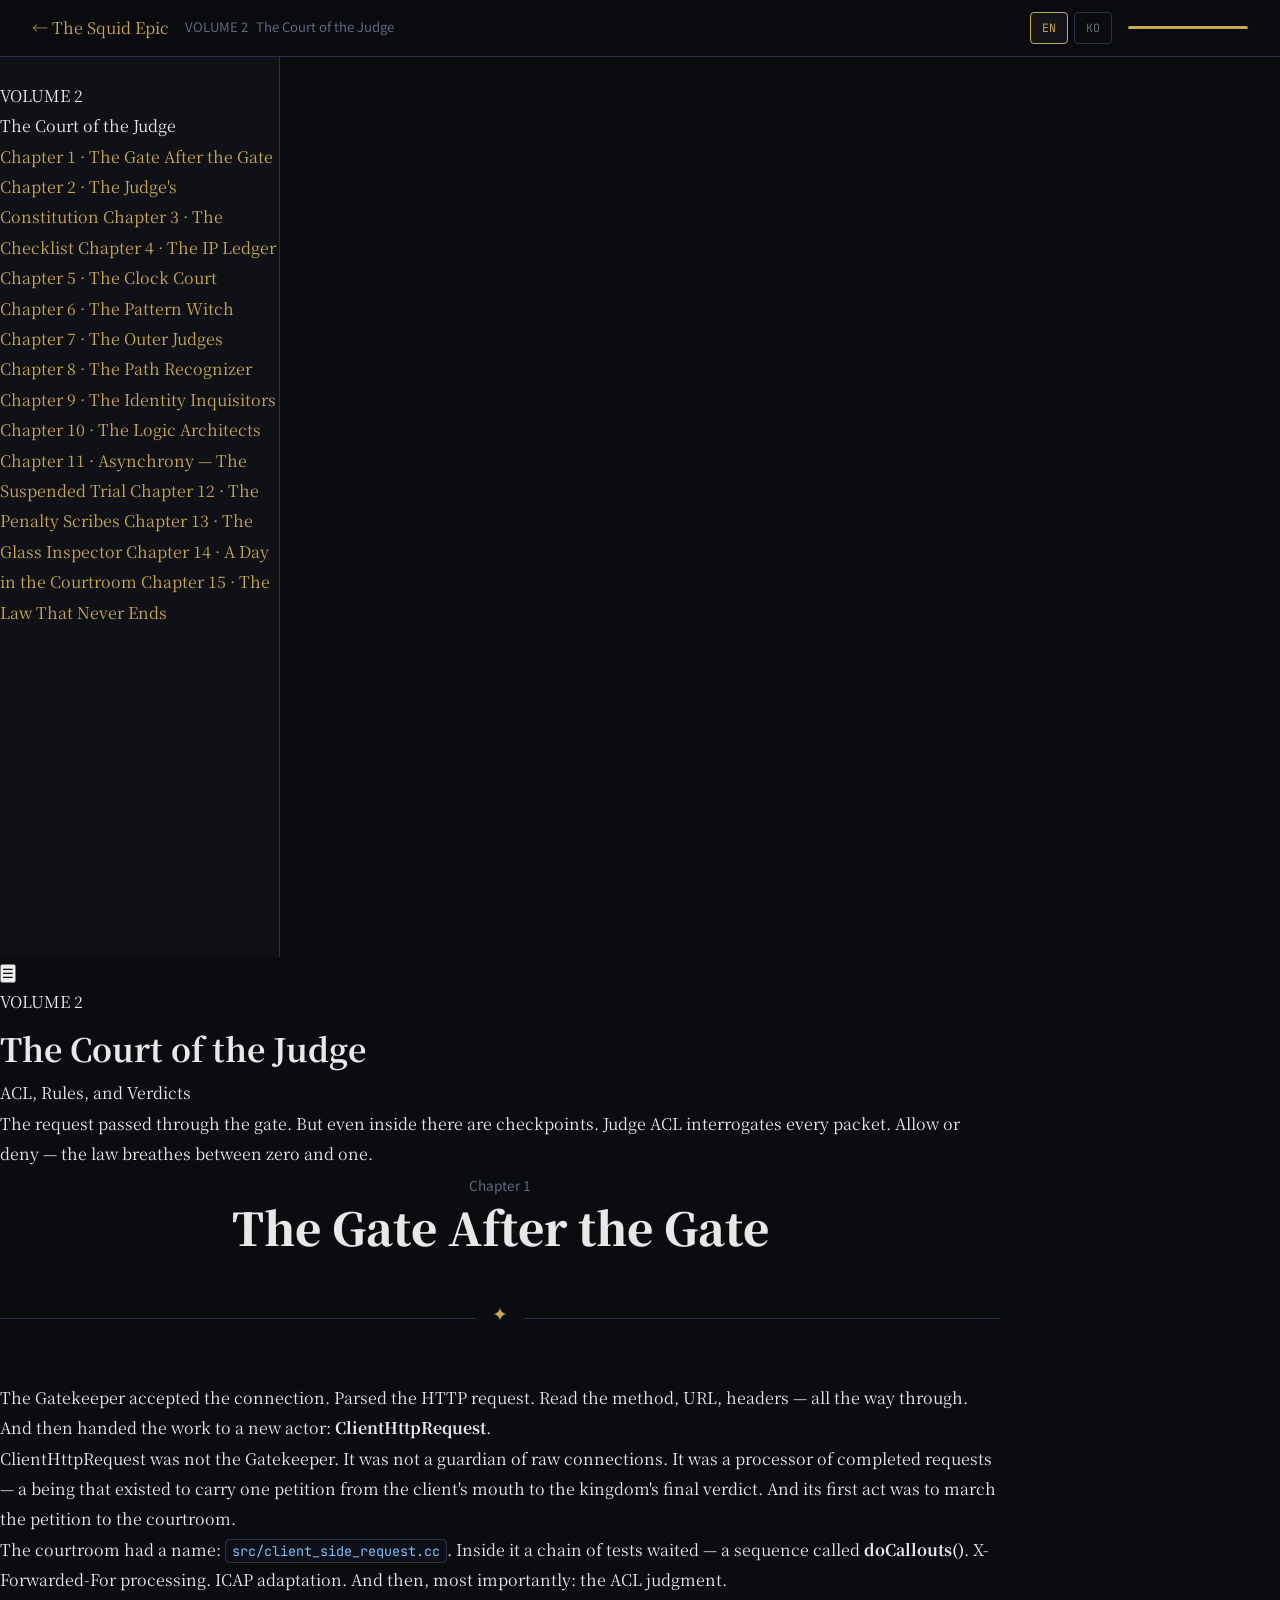
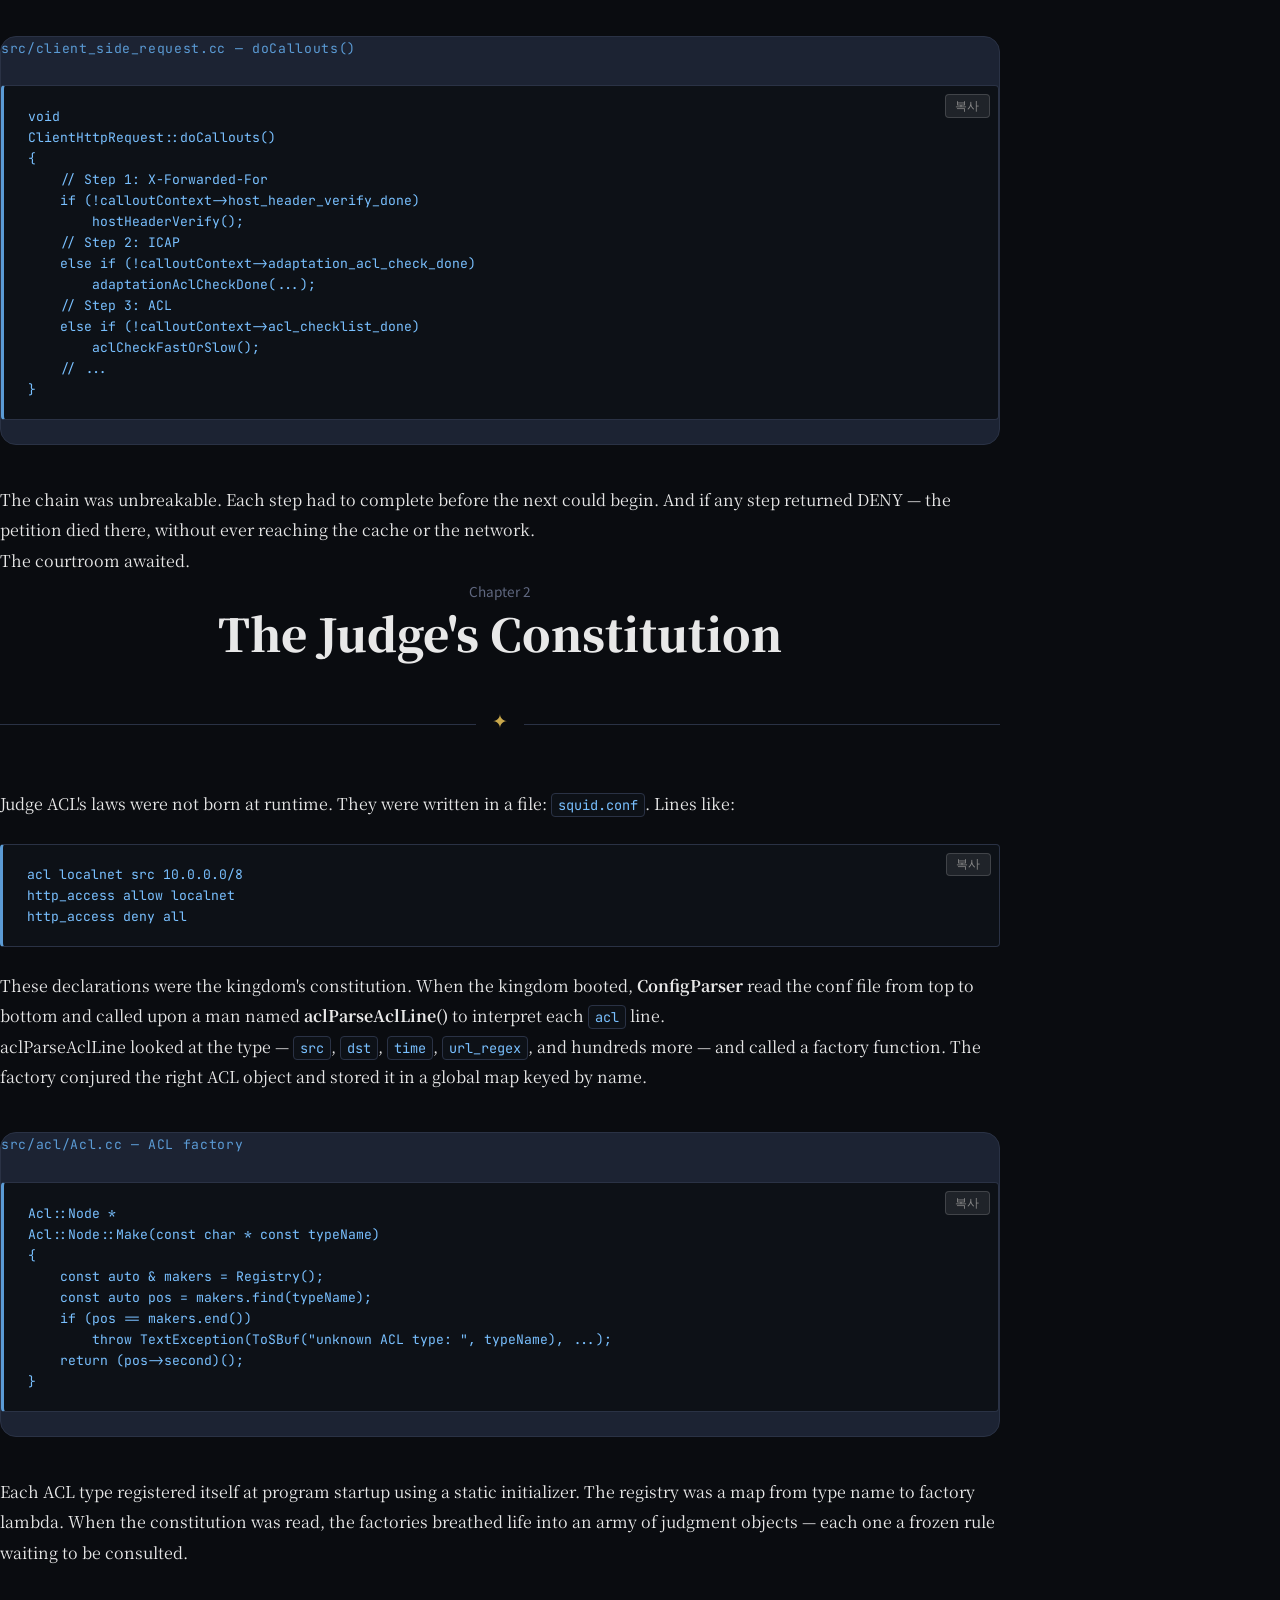
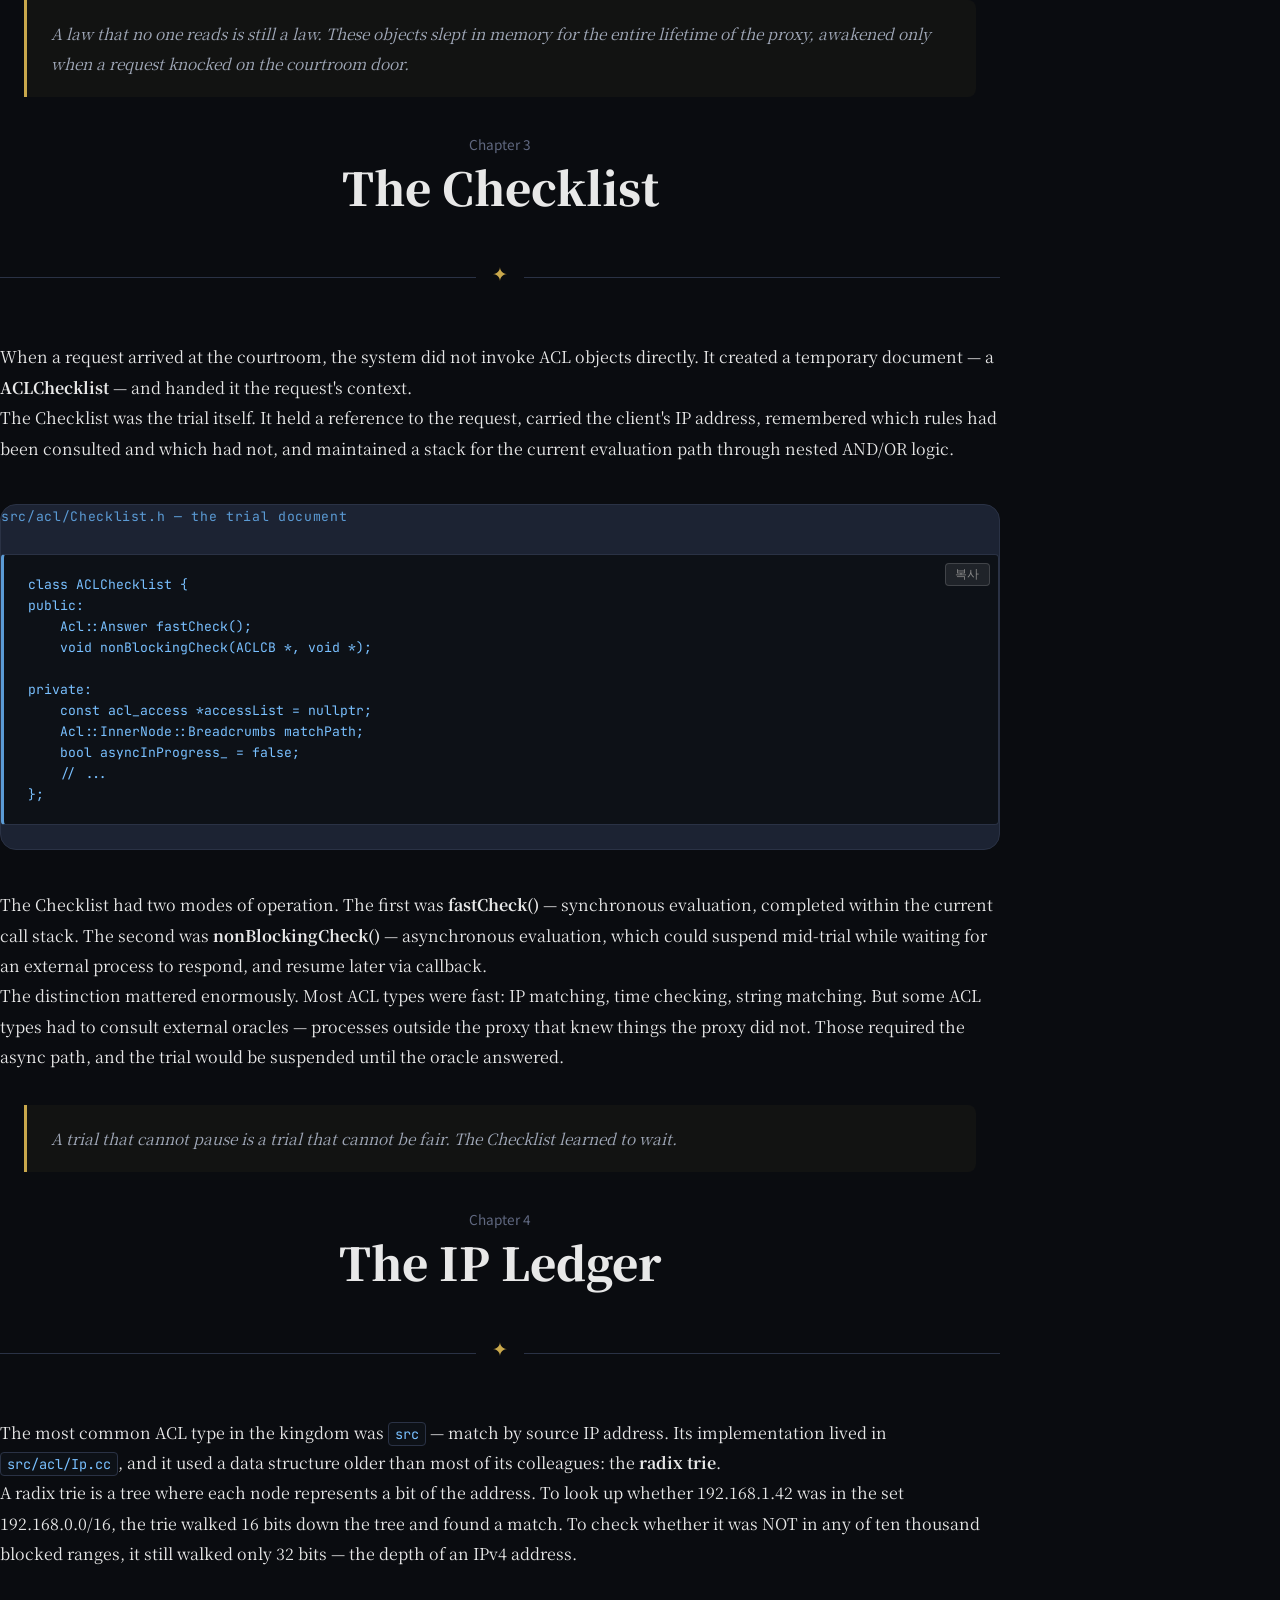
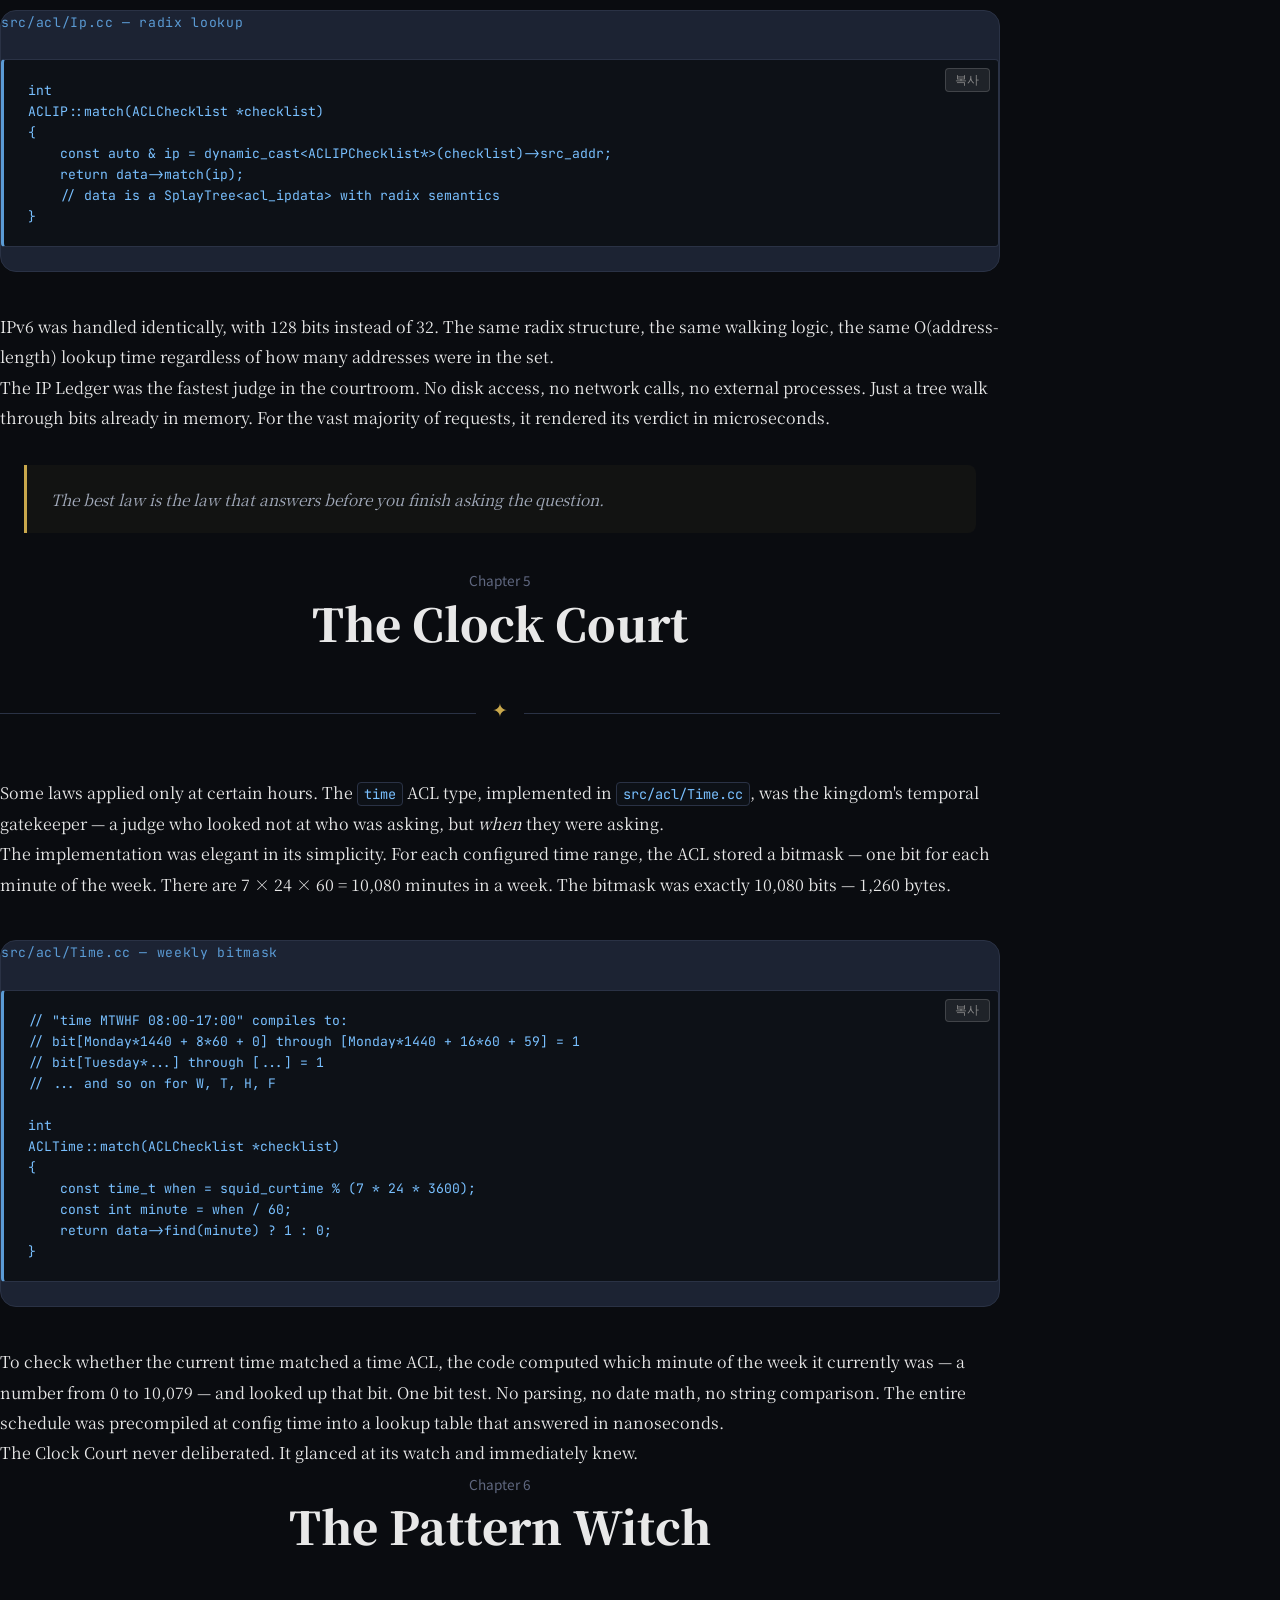
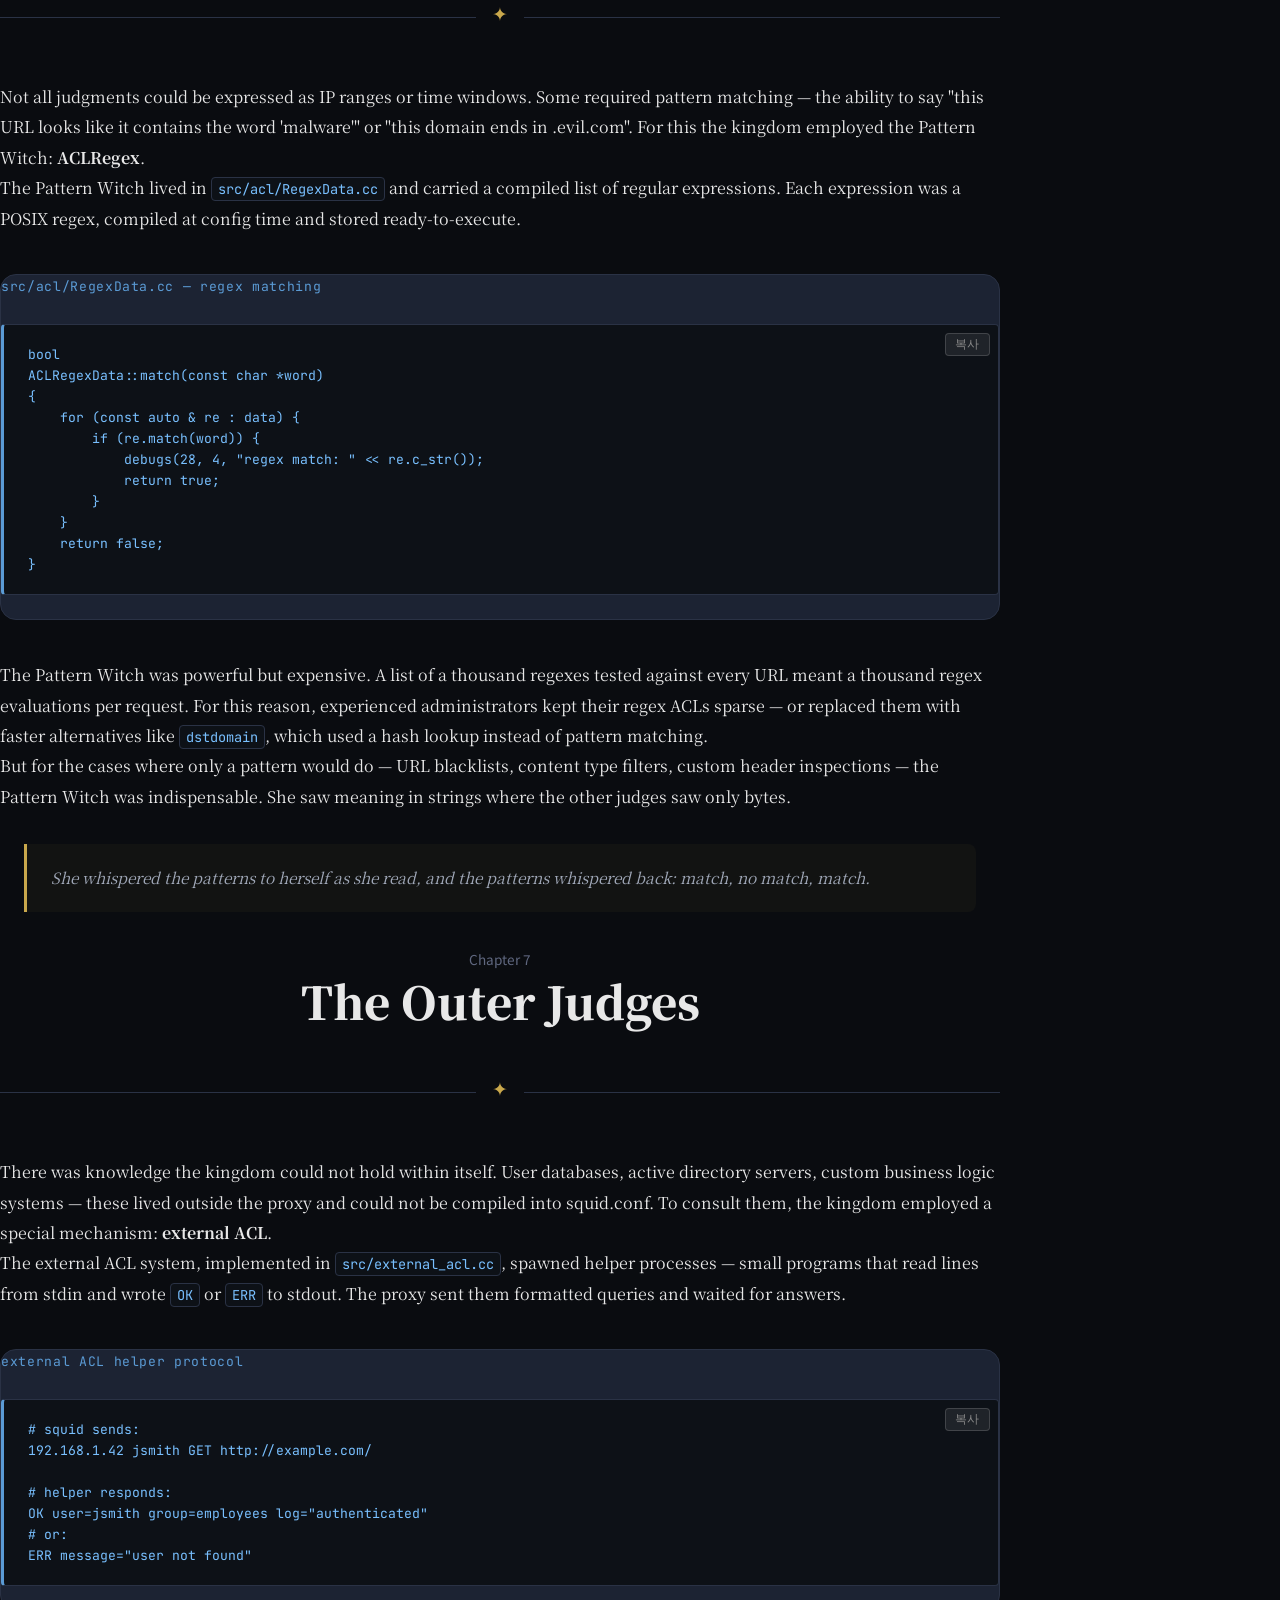
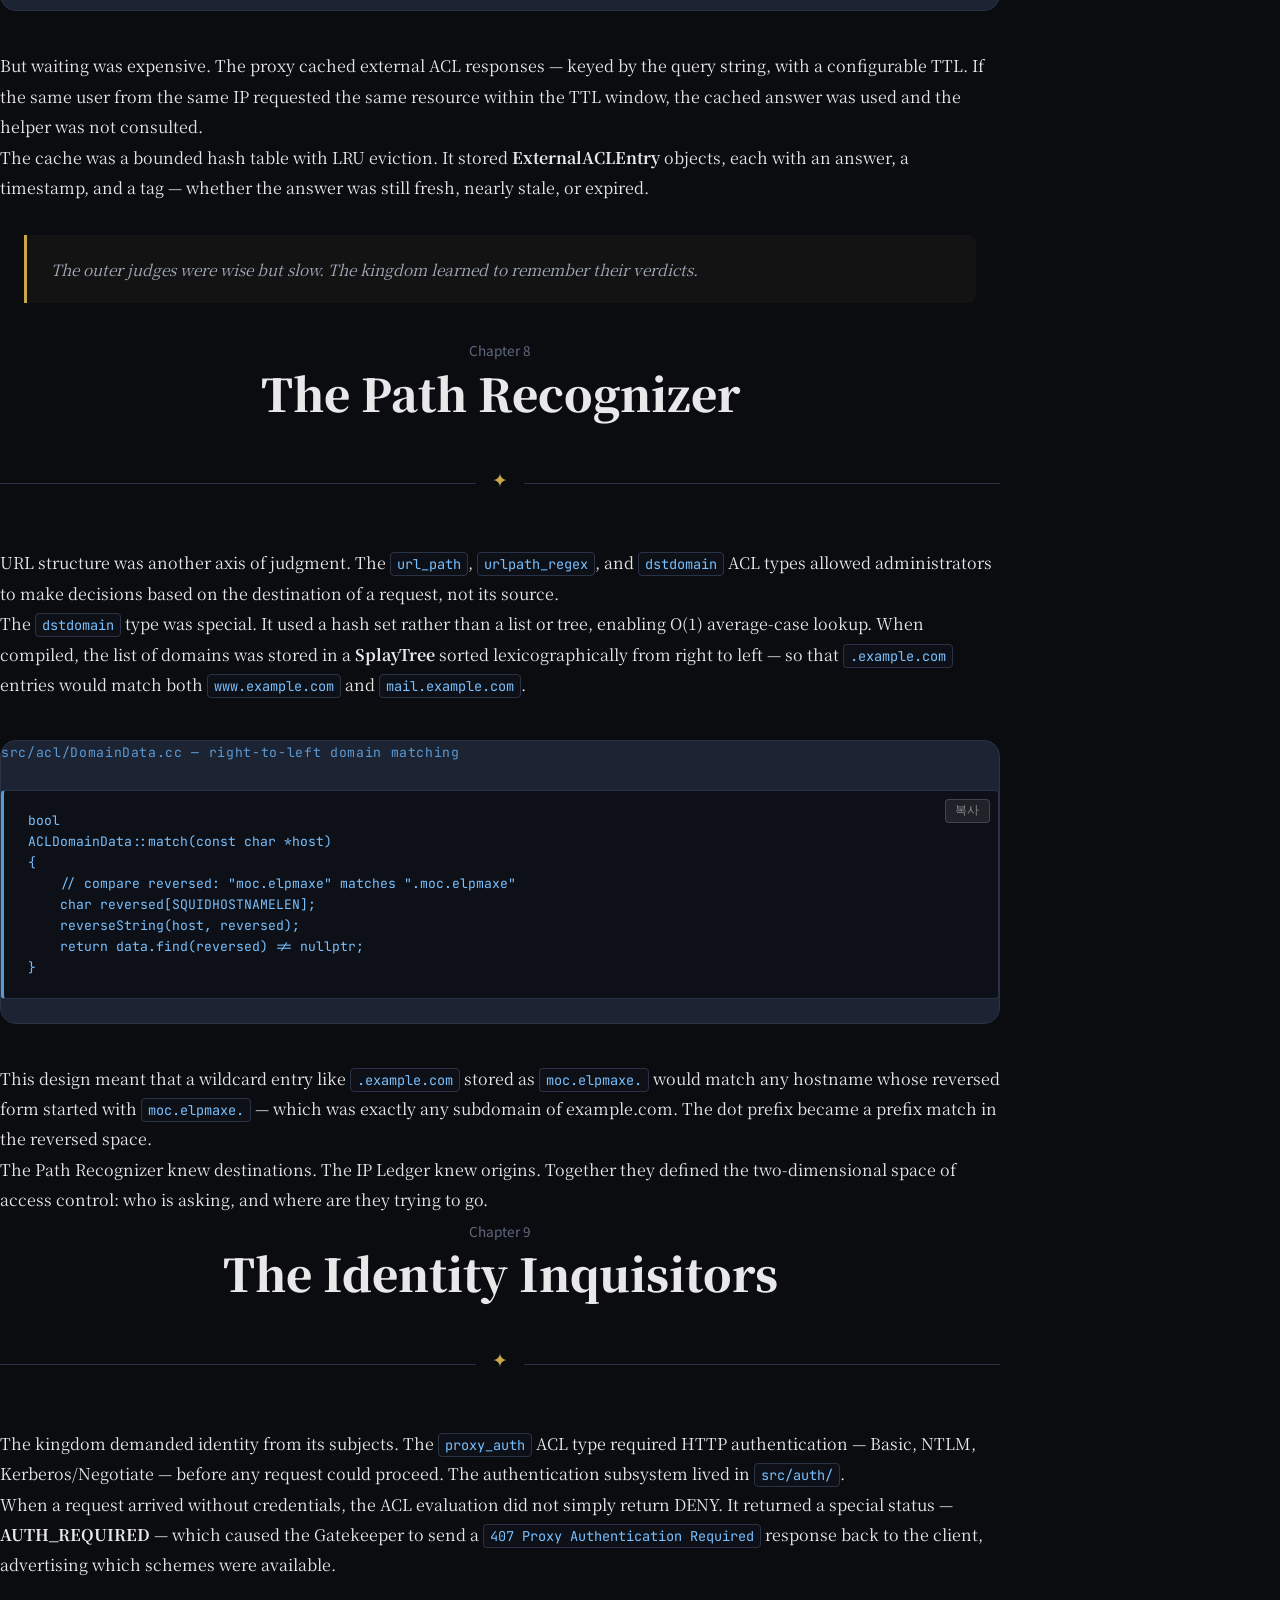
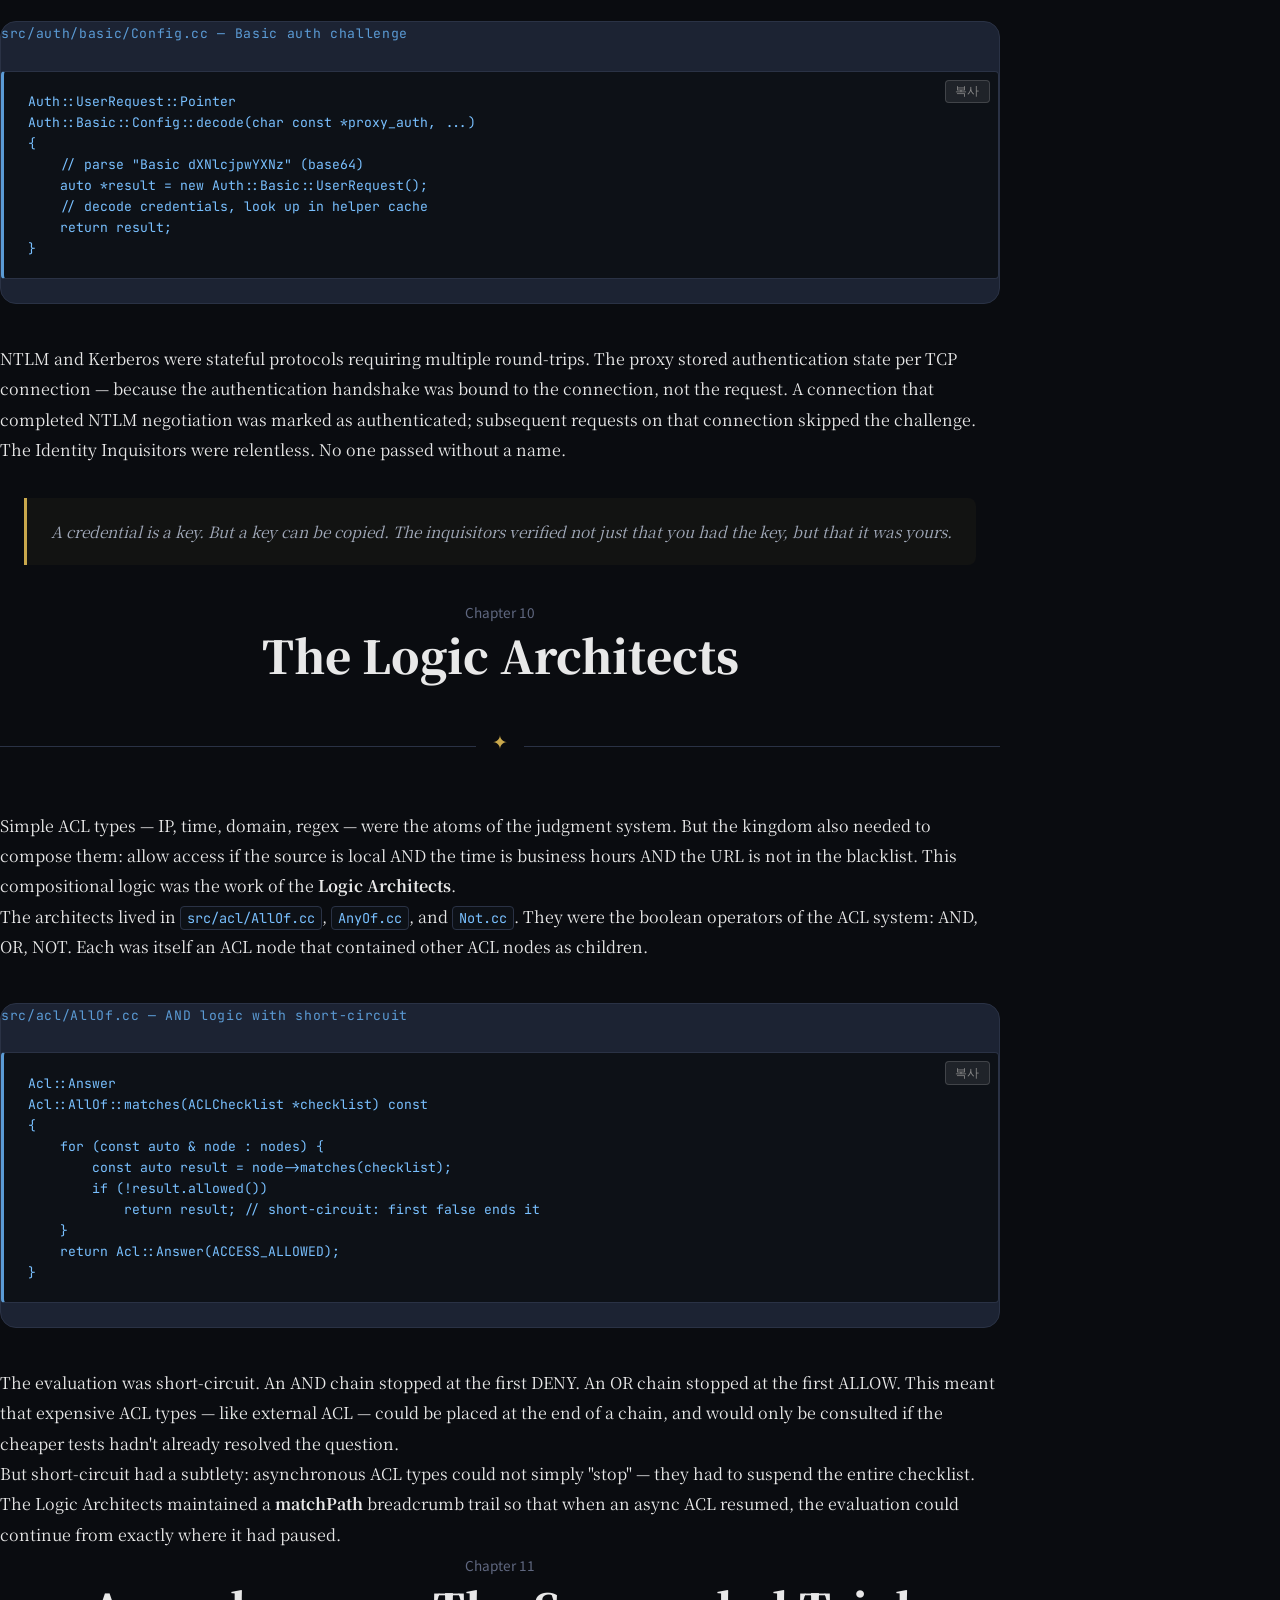
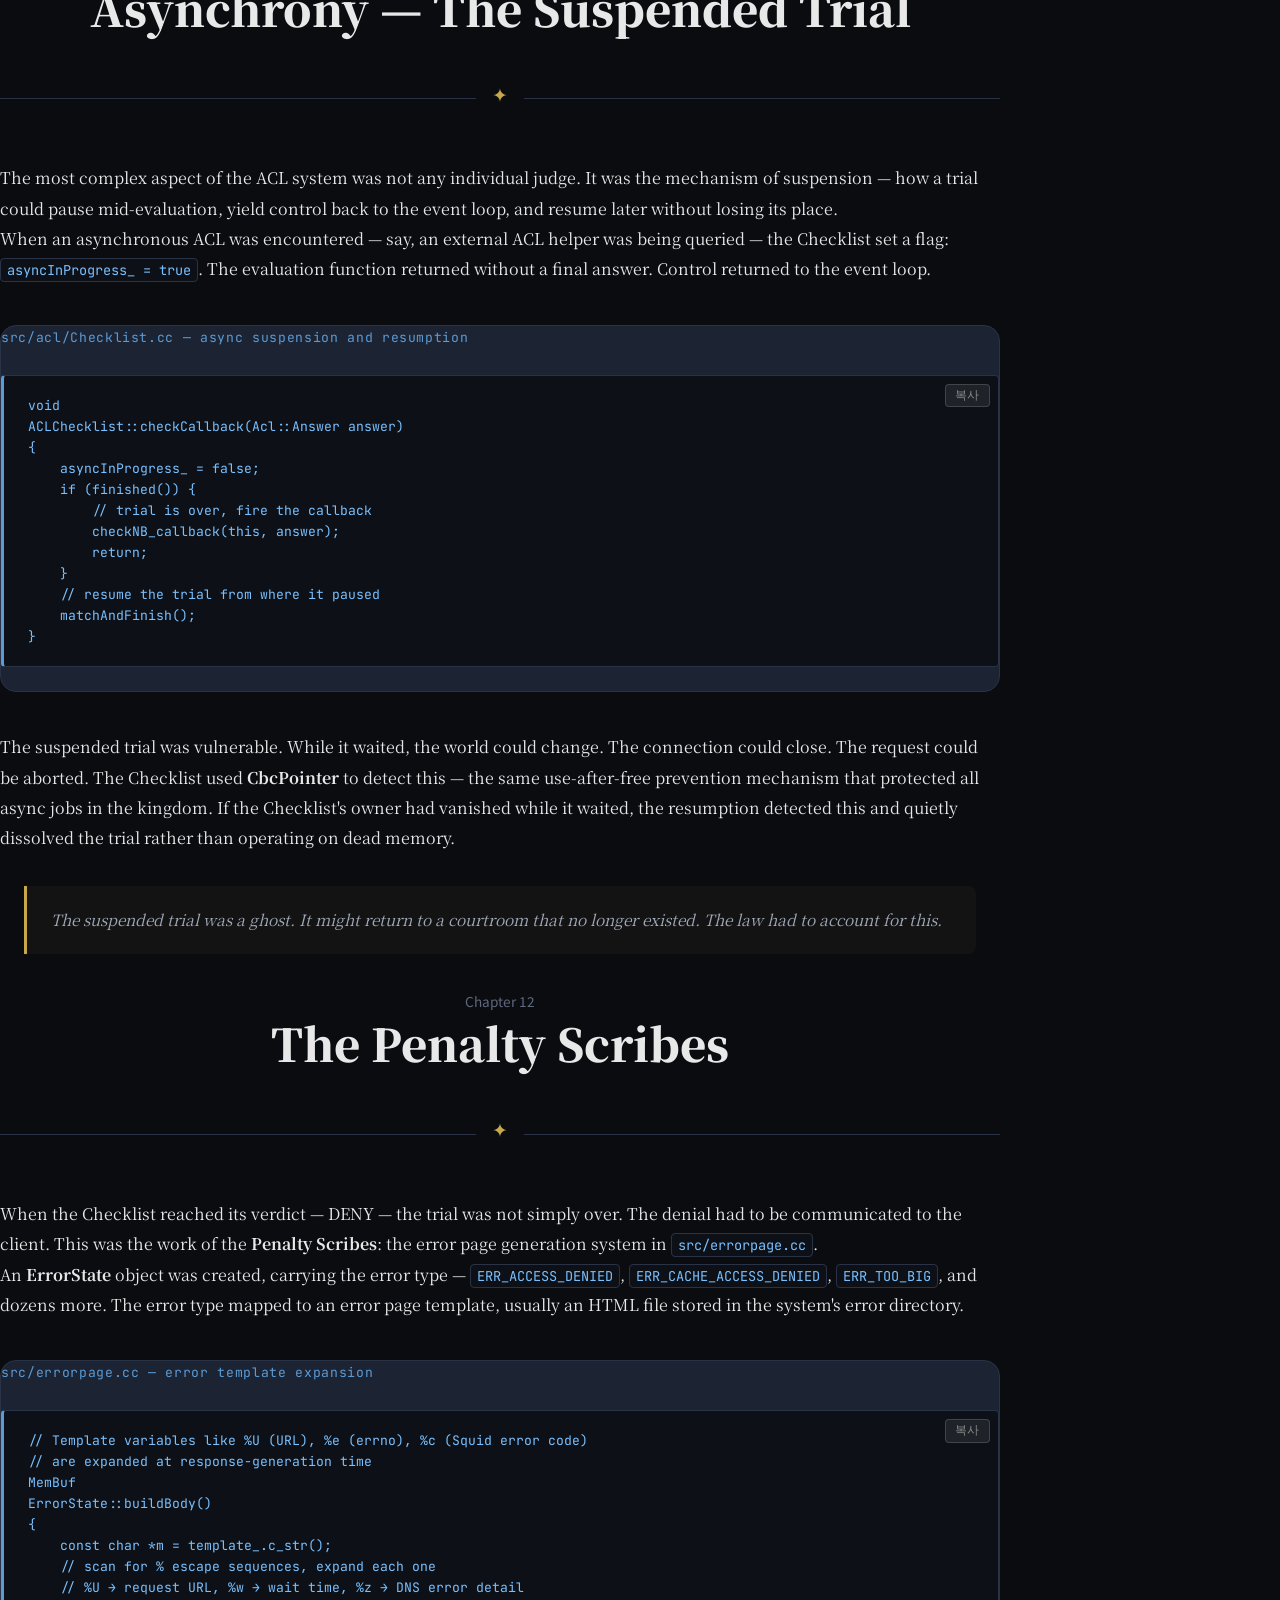
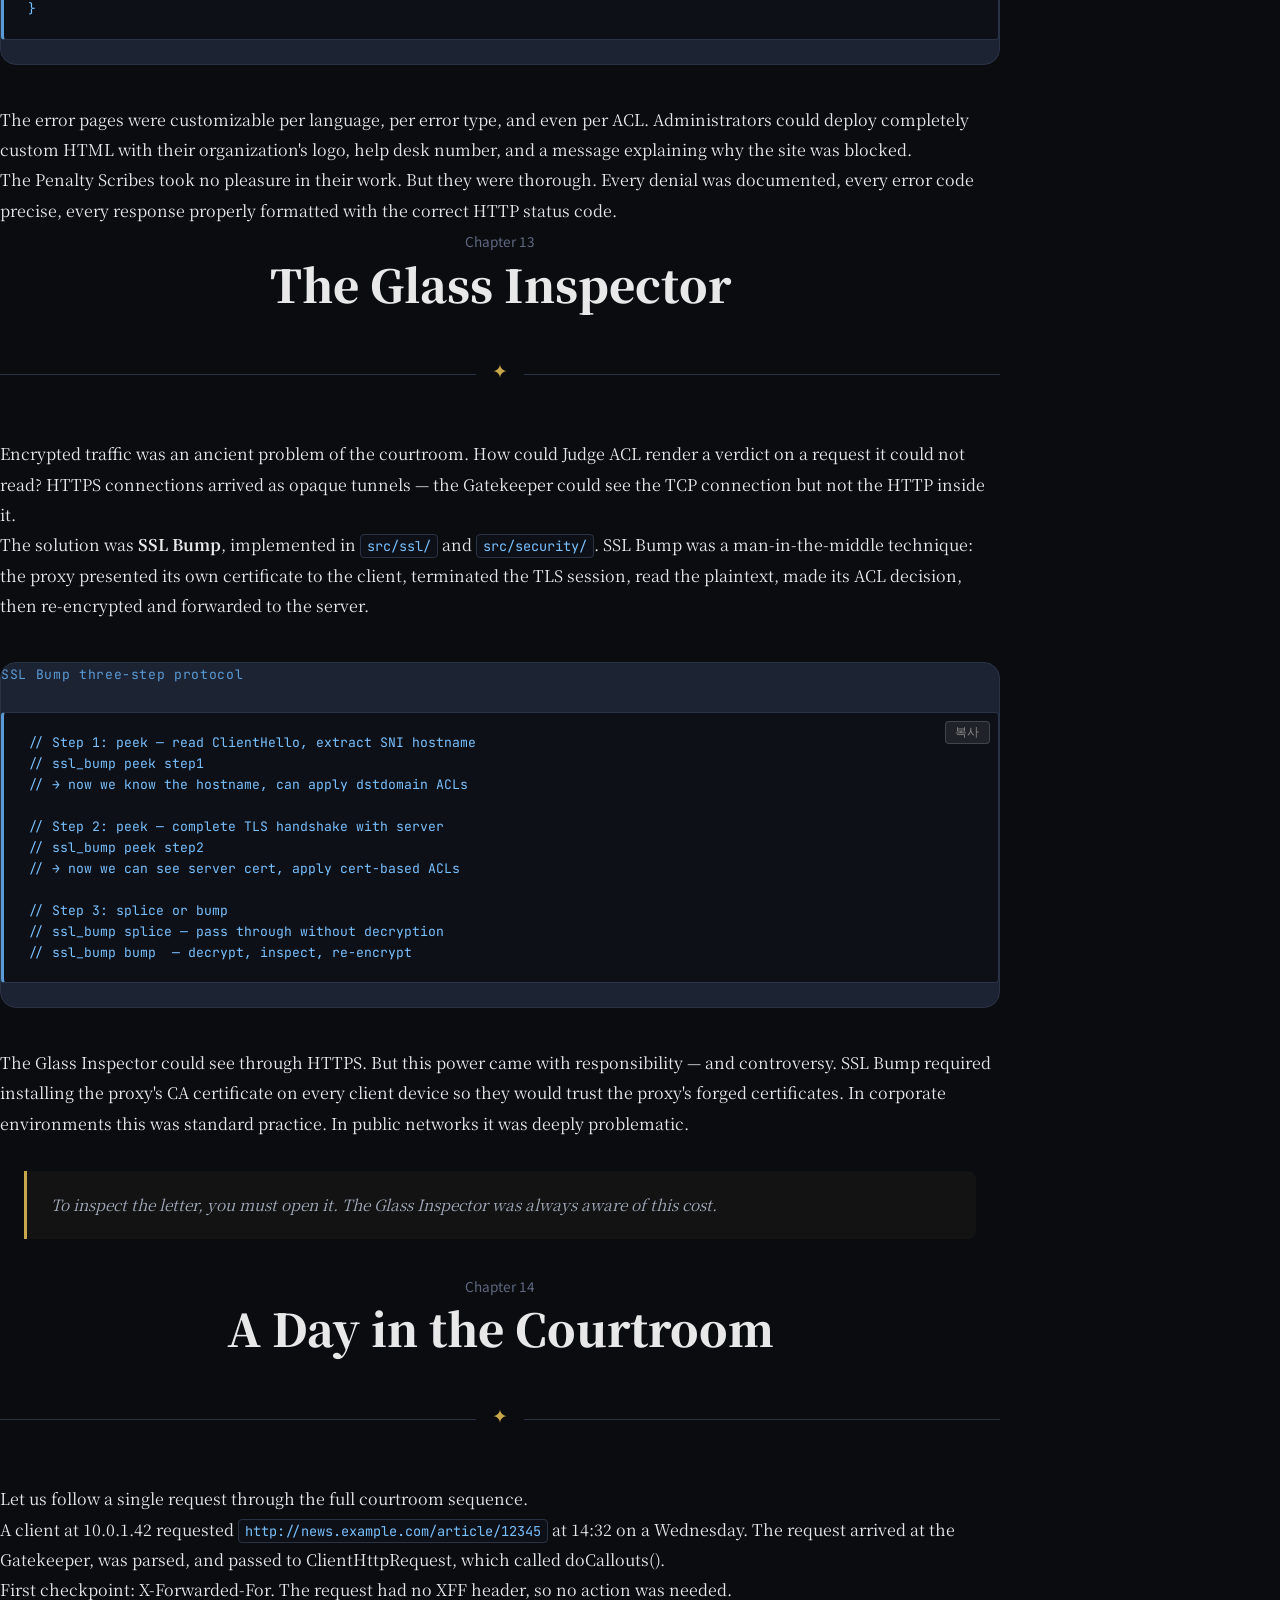
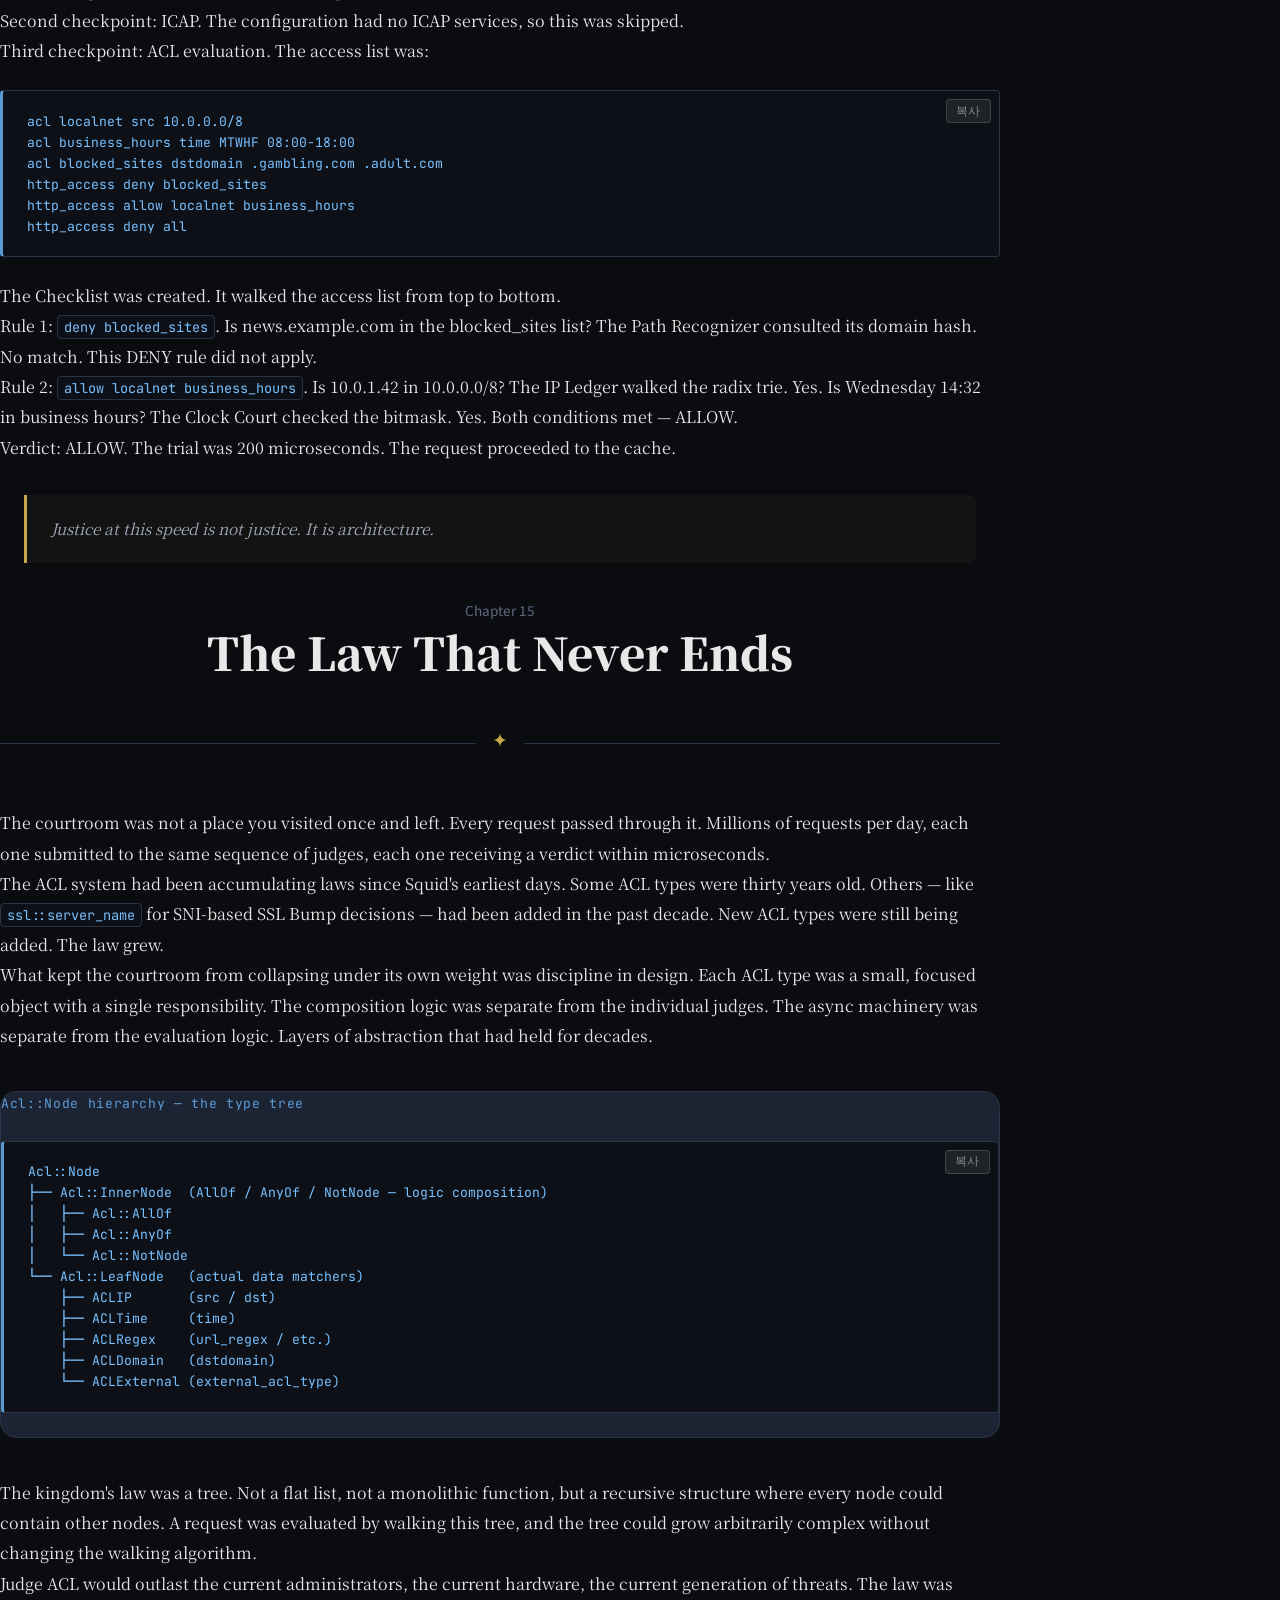
<file: en/vol2.html>
<!DOCTYPE html>
<html lang="en" data-volume="2">
<head>
  <meta charset="UTF-8"/>
  <meta name="viewport" content="width=device-width,initial-scale=1"/>
  <title>Vol.2 The Court of the Judge — The Squid Epic</title>
  <link rel="stylesheet" href="../css/style.css"/>
</head>
<body>

<nav class="novel-topbar">
  <a href="index.html" class="topbar-back">← The Squid Epic</a>
  <div class="topbar-breadcrumb">
    <span class="topbar-vol">VOLUME 2</span>
    <span class="topbar-title">The Court of the Judge</span>
  </div>
  <div class="lang-switcher">
    <span class="lang-btn active">EN</span>
    <a href="/vol2.html" class="lang-btn">KO</a>
  </div>
  <div class="progress-bar"><div class="progress-fill" id="progressFill"></div></div>
</nav>

<aside class="novel-sidebar" id="sidebar">
  <div class="sidebar-header">
    <div class="sidebar-vol">VOLUME 2</div>
    <div class="sidebar-title">The Court of the Judge</div>
  </div>
  <nav class="sidebar-toc">
    <a href="#ch1" class="toc-item">Chapter 1 · The Gate After the Gate</a>
    <a href="#ch2" class="toc-item">Chapter 2 · The Judge's Constitution</a>
    <a href="#ch3" class="toc-item">Chapter 3 · The Checklist</a>
    <a href="#ch4" class="toc-item">Chapter 4 · The IP Ledger</a>
    <a href="#ch5" class="toc-item">Chapter 5 · The Clock Court</a>
    <a href="#ch6" class="toc-item">Chapter 6 · The Pattern Witch</a>
    <a href="#ch7" class="toc-item">Chapter 7 · The Outer Judges</a>
    <a href="#ch8" class="toc-item">Chapter 8 · The Path Recognizer</a>
    <a href="#ch9" class="toc-item">Chapter 9 · The Identity Inquisitors</a>
    <a href="#ch10" class="toc-item">Chapter 10 · The Logic Architects</a>
    <a href="#ch11" class="toc-item">Chapter 11 · Asynchrony — The Suspended Trial</a>
    <a href="#ch12" class="toc-item">Chapter 12 · The Penalty Scribes</a>
    <a href="#ch13" class="toc-item">Chapter 13 · The Glass Inspector</a>
    <a href="#ch14" class="toc-item">Chapter 14 · A Day in the Courtroom</a>
    <a href="#ch15" class="toc-item">Chapter 15 · The Law That Never Ends</a>
  </nav>
</aside>

<button class="sidebar-toggle" id="sidebarToggle" aria-label="Toggle sidebar">☰</button>

<main class="novel-main">

  <header class="vol-hero">
    <div class="vol-hero-num">VOLUME 2</div>
    <h1 class="vol-hero-title">The Court of the Judge</h1>
    <p class="vol-hero-sub">ACL, Rules, and Verdicts</p>
    <p class="vol-hero-desc">
      The request passed through the gate. But even inside there are checkpoints.
      Judge ACL interrogates every packet. Allow or deny —
      the law breathes between zero and one.
    </p>
  </header>

  <!-- Chapter 1 -->
  <article class="chapter" id="ch1">
    <div class="chapter-header">
      <span class="chapter-num">Chapter 1</span>
      <h2 class="chapter-title">The Gate After the Gate</h2>
    </div>
    <div class="chapter-body">
      <p>The Gatekeeper accepted the connection. Parsed the HTTP request. Read the method, URL, headers — all the way through. And then handed the work to a new actor: <strong>ClientHttpRequest</strong>.</p>
      <p>ClientHttpRequest was not the Gatekeeper. It was not a guardian of raw connections. It was a processor of completed requests — a being that existed to carry one petition from the client's mouth to the kingdom's final verdict. And its first act was to march the petition to the courtroom.</p>
      <p>The courtroom had a name: <code>src/client_side_request.cc</code>. Inside it a chain of tests waited — a sequence called <strong>doCallouts()</strong>. X-Forwarded-For processing. ICAP adaptation. And then, most importantly: the ACL judgment.</p>

      <div class="tech-box">
        <div class="tech-box-title">src/client_side_request.cc — doCallouts()</div>
        <pre><code>void
ClientHttpRequest::doCallouts()
{
    // Step 1: X-Forwarded-For
    if (!calloutContext->host_header_verify_done)
        hostHeaderVerify();
    // Step 2: ICAP
    else if (!calloutContext->adaptation_acl_check_done)
        adaptationAclCheckDone(...);
    // Step 3: ACL
    else if (!calloutContext->acl_checklist_done)
        aclCheckFastOrSlow();
    // ...
}</code></pre>
      </div>

      <p>The chain was unbreakable. Each step had to complete before the next could begin. And if any step returned DENY — the petition died there, without ever reaching the cache or the network.</p>
      <p>The courtroom awaited.</p>
    </div>
  </article>

  <!-- Chapter 2 -->
  <article class="chapter" id="ch2">
    <div class="chapter-header">
      <span class="chapter-num">Chapter 2</span>
      <h2 class="chapter-title">The Judge's Constitution</h2>
    </div>
    <div class="chapter-body">
      <p>Judge ACL's laws were not born at runtime. They were written in a file: <code>squid.conf</code>. Lines like:</p>
      <pre class="inline-code">acl localnet src 10.0.0.0/8
http_access allow localnet
http_access deny all</pre>
      <p>These declarations were the kingdom's constitution. When the kingdom booted, <strong>ConfigParser</strong> read the conf file from top to bottom and called upon a man named <strong>aclParseAclLine()</strong> to interpret each <code>acl</code> line.</p>
      <p>aclParseAclLine looked at the type — <code>src</code>, <code>dst</code>, <code>time</code>, <code>url_regex</code>, and hundreds more — and called a factory function. The factory conjured the right ACL object and stored it in a global map keyed by name.</p>

      <div class="tech-box">
        <div class="tech-box-title">src/acl/Acl.cc — ACL factory</div>
        <pre><code>Acl::Node *
Acl::Node::Make(const char * const typeName)
{
    const auto &amp; makers = Registry();
    const auto pos = makers.find(typeName);
    if (pos == makers.end())
        throw TextException(ToSBuf("unknown ACL type: ", typeName), ...);
    return (pos-&gt;second)();
}</code></pre>
      </div>

      <p>Each ACL type registered itself at program startup using a static initializer. The registry was a map from type name to factory lambda. When the constitution was read, the factories breathed life into an army of judgment objects — each one a frozen rule waiting to be consulted.</p>
      <blockquote class="inner-voice">A law that no one reads is still a law. These objects slept in memory for the entire lifetime of the proxy, awakened only when a request knocked on the courtroom door.</blockquote>
    </div>
  </article>

  <!-- Chapter 3 -->
  <article class="chapter" id="ch3">
    <div class="chapter-header">
      <span class="chapter-num">Chapter 3</span>
      <h2 class="chapter-title">The Checklist</h2>
    </div>
    <div class="chapter-body">
      <p>When a request arrived at the courtroom, the system did not invoke ACL objects directly. It created a temporary document — a <strong>ACLChecklist</strong> — and handed it the request's context.</p>
      <p>The Checklist was the trial itself. It held a reference to the request, carried the client's IP address, remembered which rules had been consulted and which had not, and maintained a stack for the current evaluation path through nested AND/OR logic.</p>

      <div class="tech-box">
        <div class="tech-box-title">src/acl/Checklist.h — the trial document</div>
        <pre><code>class ACLChecklist {
public:
    Acl::Answer fastCheck();
    void nonBlockingCheck(ACLCB *, void *);

private:
    const acl_access *accessList = nullptr;
    Acl::InnerNode::Breadcrumbs matchPath;
    bool asyncInProgress_ = false;
    // ...
};</code></pre>
      </div>

      <p>The Checklist had two modes of operation. The first was <strong>fastCheck()</strong> — synchronous evaluation, completed within the current call stack. The second was <strong>nonBlockingCheck()</strong> — asynchronous evaluation, which could suspend mid-trial while waiting for an external process to respond, and resume later via callback.</p>
      <p>The distinction mattered enormously. Most ACL types were fast: IP matching, time checking, string matching. But some ACL types had to consult external oracles — processes outside the proxy that knew things the proxy did not. Those required the async path, and the trial would be suspended until the oracle answered.</p>
      <blockquote class="inner-voice">A trial that cannot pause is a trial that cannot be fair. The Checklist learned to wait.</blockquote>
    </div>
  </article>

  <!-- Chapter 4 -->
  <article class="chapter" id="ch4">
    <div class="chapter-header">
      <span class="chapter-num">Chapter 4</span>
      <h2 class="chapter-title">The IP Ledger</h2>
    </div>
    <div class="chapter-body">
      <p>The most common ACL type in the kingdom was <code>src</code> — match by source IP address. Its implementation lived in <code>src/acl/Ip.cc</code>, and it used a data structure older than most of its colleagues: the <strong>radix trie</strong>.</p>
      <p>A radix trie is a tree where each node represents a bit of the address. To look up whether 192.168.1.42 was in the set 192.168.0.0/16, the trie walked 16 bits down the tree and found a match. To check whether it was NOT in any of ten thousand blocked ranges, it still walked only 32 bits — the depth of an IPv4 address.</p>

      <div class="tech-box">
        <div class="tech-box-title">src/acl/Ip.cc — radix lookup</div>
        <pre><code>int
ACLIP::match(ACLChecklist *checklist)
{
    const auto &amp; ip = dynamic_cast&lt;ACLIPChecklist*&gt;(checklist)-&gt;src_addr;
    return data-&gt;match(ip);
    // data is a SplayTree&lt;acl_ipdata&gt; with radix semantics
}</code></pre>
      </div>

      <p>IPv6 was handled identically, with 128 bits instead of 32. The same radix structure, the same walking logic, the same O(address-length) lookup time regardless of how many addresses were in the set.</p>
      <p>The IP Ledger was the fastest judge in the courtroom. No disk access, no network calls, no external processes. Just a tree walk through bits already in memory. For the vast majority of requests, it rendered its verdict in microseconds.</p>
      <blockquote class="inner-voice">The best law is the law that answers before you finish asking the question.</blockquote>
    </div>
  </article>

  <!-- Chapter 5 -->
  <article class="chapter" id="ch5">
    <div class="chapter-header">
      <span class="chapter-num">Chapter 5</span>
      <h2 class="chapter-title">The Clock Court</h2>
    </div>
    <div class="chapter-body">
      <p>Some laws applied only at certain hours. The <code>time</code> ACL type, implemented in <code>src/acl/Time.cc</code>, was the kingdom's temporal gatekeeper — a judge who looked not at who was asking, but <em>when</em> they were asking.</p>
      <p>The implementation was elegant in its simplicity. For each configured time range, the ACL stored a bitmask — one bit for each minute of the week. There are 7 × 24 × 60 = 10,080 minutes in a week. The bitmask was exactly 10,080 bits — 1,260 bytes.</p>

      <div class="tech-box">
        <div class="tech-box-title">src/acl/Time.cc — weekly bitmask</div>
        <pre><code>// "time MTWHF 08:00-17:00" compiles to:
// bit[Monday*1440 + 8*60 + 0] through [Monday*1440 + 16*60 + 59] = 1
// bit[Tuesday*...] through [...] = 1
// ... and so on for W, T, H, F

int
ACLTime::match(ACLChecklist *checklist)
{
    const time_t when = squid_curtime % (7 * 24 * 3600);
    const int minute = when / 60;
    return data-&gt;find(minute) ? 1 : 0;
}</code></pre>
      </div>

      <p>To check whether the current time matched a time ACL, the code computed which minute of the week it currently was — a number from 0 to 10,079 — and looked up that bit. One bit test. No parsing, no date math, no string comparison. The entire schedule was precompiled at config time into a lookup table that answered in nanoseconds.</p>
      <p>The Clock Court never deliberated. It glanced at its watch and immediately knew.</p>
    </div>
  </article>

  <!-- Chapter 6 -->
  <article class="chapter" id="ch6">
    <div class="chapter-header">
      <span class="chapter-num">Chapter 6</span>
      <h2 class="chapter-title">The Pattern Witch</h2>
    </div>
    <div class="chapter-body">
      <p>Not all judgments could be expressed as IP ranges or time windows. Some required pattern matching — the ability to say "this URL looks like it contains the word 'malware'" or "this domain ends in .evil.com". For this the kingdom employed the Pattern Witch: <strong>ACLRegex</strong>.</p>
      <p>The Pattern Witch lived in <code>src/acl/RegexData.cc</code> and carried a compiled list of regular expressions. Each expression was a POSIX regex, compiled at config time and stored ready-to-execute.</p>

      <div class="tech-box">
        <div class="tech-box-title">src/acl/RegexData.cc — regex matching</div>
        <pre><code>bool
ACLRegexData::match(const char *word)
{
    for (const auto &amp; re : data) {
        if (re.match(word)) {
            debugs(28, 4, "regex match: " &lt;&lt; re.c_str());
            return true;
        }
    }
    return false;
}</code></pre>
      </div>

      <p>The Pattern Witch was powerful but expensive. A list of a thousand regexes tested against every URL meant a thousand regex evaluations per request. For this reason, experienced administrators kept their regex ACLs sparse — or replaced them with faster alternatives like <code>dstdomain</code>, which used a hash lookup instead of pattern matching.</p>
      <p>But for the cases where only a pattern would do — URL blacklists, content type filters, custom header inspections — the Pattern Witch was indispensable. She saw meaning in strings where the other judges saw only bytes.</p>
      <blockquote class="inner-voice">She whispered the patterns to herself as she read, and the patterns whispered back: match, no match, match.</blockquote>
    </div>
  </article>

  <!-- Chapter 7 -->
  <article class="chapter" id="ch7">
    <div class="chapter-header">
      <span class="chapter-num">Chapter 7</span>
      <h2 class="chapter-title">The Outer Judges</h2>
    </div>
    <div class="chapter-body">
      <p>There was knowledge the kingdom could not hold within itself. User databases, active directory servers, custom business logic systems — these lived outside the proxy and could not be compiled into squid.conf. To consult them, the kingdom employed a special mechanism: <strong>external ACL</strong>.</p>
      <p>The external ACL system, implemented in <code>src/external_acl.cc</code>, spawned helper processes — small programs that read lines from stdin and wrote <code>OK</code> or <code>ERR</code> to stdout. The proxy sent them formatted queries and waited for answers.</p>

      <div class="tech-box">
        <div class="tech-box-title">external ACL helper protocol</div>
        <pre><code"># squid sends:
192.168.1.42 jsmith GET http://example.com/

# helper responds:
OK user=jsmith group=employees log="authenticated"
# or:
ERR message="user not found"</code></pre>
      </div>

      <p>But waiting was expensive. The proxy cached external ACL responses — keyed by the query string, with a configurable TTL. If the same user from the same IP requested the same resource within the TTL window, the cached answer was used and the helper was not consulted.</p>
      <p>The cache was a bounded hash table with LRU eviction. It stored <strong>ExternalACLEntry</strong> objects, each with an answer, a timestamp, and a tag — whether the answer was still fresh, nearly stale, or expired.</p>
      <blockquote class="inner-voice">The outer judges were wise but slow. The kingdom learned to remember their verdicts.</blockquote>
    </div>
  </article>

  <!-- Chapter 8 -->
  <article class="chapter" id="ch8">
    <div class="chapter-header">
      <span class="chapter-num">Chapter 8</span>
      <h2 class="chapter-title">The Path Recognizer</h2>
    </div>
    <div class="chapter-body">
      <p>URL structure was another axis of judgment. The <code>url_path</code>, <code>urlpath_regex</code>, and <code>dstdomain</code> ACL types allowed administrators to make decisions based on the destination of a request, not its source.</p>
      <p>The <code>dstdomain</code> type was special. It used a hash set rather than a list or tree, enabling O(1) average-case lookup. When compiled, the list of domains was stored in a <strong>SplayTree</strong> sorted lexicographically from right to left — so that <code>.example.com</code> entries would match both <code>www.example.com</code> and <code>mail.example.com</code>.</p>

      <div class="tech-box">
        <div class="tech-box-title">src/acl/DomainData.cc — right-to-left domain matching</div>
        <pre><code>bool
ACLDomainData::match(const char *host)
{
    // compare reversed: "moc.elpmaxe" matches ".moc.elpmaxe"
    char reversed[SQUIDHOSTNAMELEN];
    reverseString(host, reversed);
    return data.find(reversed) != nullptr;
}</code></pre>
      </div>

      <p>This design meant that a wildcard entry like <code>.example.com</code> stored as <code>moc.elpmaxe.</code> would match any hostname whose reversed form started with <code>moc.elpmaxe.</code> — which was exactly any subdomain of example.com. The dot prefix became a prefix match in the reversed space.</p>
      <p>The Path Recognizer knew destinations. The IP Ledger knew origins. Together they defined the two-dimensional space of access control: who is asking, and where are they trying to go.</p>
    </div>
  </article>

  <!-- Chapter 9 -->
  <article class="chapter" id="ch9">
    <div class="chapter-header">
      <span class="chapter-num">Chapter 9</span>
      <h2 class="chapter-title">The Identity Inquisitors</h2>
    </div>
    <div class="chapter-body">
      <p>The kingdom demanded identity from its subjects. The <code>proxy_auth</code> ACL type required HTTP authentication — Basic, NTLM, Kerberos/Negotiate — before any request could proceed. The authentication subsystem lived in <code>src/auth/</code>.</p>
      <p>When a request arrived without credentials, the ACL evaluation did not simply return DENY. It returned a special status — <strong>AUTH_REQUIRED</strong> — which caused the Gatekeeper to send a <code>407 Proxy Authentication Required</code> response back to the client, advertising which schemes were available.</p>

      <div class="tech-box">
        <div class="tech-box-title">src/auth/basic/Config.cc — Basic auth challenge</div>
        <pre><code>Auth::UserRequest::Pointer
Auth::Basic::Config::decode(char const *proxy_auth, ...)
{
    // parse "Basic dXNlcjpwYXNz" (base64)
    auto *result = new Auth::Basic::UserRequest();
    // decode credentials, look up in helper cache
    return result;
}</code></pre>
      </div>

      <p>NTLM and Kerberos were stateful protocols requiring multiple round-trips. The proxy stored authentication state per TCP connection — because the authentication handshake was bound to the connection, not the request. A connection that completed NTLM negotiation was marked as authenticated; subsequent requests on that connection skipped the challenge.</p>
      <p>The Identity Inquisitors were relentless. No one passed without a name.</p>
      <blockquote class="inner-voice">A credential is a key. But a key can be copied. The inquisitors verified not just that you had the key, but that it was yours.</blockquote>
    </div>
  </article>

  <!-- Chapter 10 -->
  <article class="chapter" id="ch10">
    <div class="chapter-header">
      <span class="chapter-num">Chapter 10</span>
      <h2 class="chapter-title">The Logic Architects</h2>
    </div>
    <div class="chapter-body">
      <p>Simple ACL types — IP, time, domain, regex — were the atoms of the judgment system. But the kingdom also needed to compose them: allow access if the source is local AND the time is business hours AND the URL is not in the blacklist. This compositional logic was the work of the <strong>Logic Architects</strong>.</p>
      <p>The architects lived in <code>src/acl/AllOf.cc</code>, <code>AnyOf.cc</code>, and <code>Not.cc</code>. They were the boolean operators of the ACL system: AND, OR, NOT. Each was itself an ACL node that contained other ACL nodes as children.</p>

      <div class="tech-box">
        <div class="tech-box-title">src/acl/AllOf.cc — AND logic with short-circuit</div>
        <pre><code>Acl::Answer
Acl::AllOf::matches(ACLChecklist *checklist) const
{
    for (const auto &amp; node : nodes) {
        const auto result = node-&gt;matches(checklist);
        if (!result.allowed())
            return result; // short-circuit: first false ends it
    }
    return Acl::Answer(ACCESS_ALLOWED);
}</code></pre>
      </div>

      <p>The evaluation was short-circuit. An AND chain stopped at the first DENY. An OR chain stopped at the first ALLOW. This meant that expensive ACL types — like external ACL — could be placed at the end of a chain, and would only be consulted if the cheaper tests hadn't already resolved the question.</p>
      <p>But short-circuit had a subtlety: asynchronous ACL types could not simply "stop" — they had to suspend the entire checklist. The Logic Architects maintained a <strong>matchPath</strong> breadcrumb trail so that when an async ACL resumed, the evaluation could continue from exactly where it had paused.</p>
    </div>
  </article>

  <!-- Chapter 11 -->
  <article class="chapter" id="ch11">
    <div class="chapter-header">
      <span class="chapter-num">Chapter 11</span>
      <h2 class="chapter-title">Asynchrony — The Suspended Trial</h2>
    </div>
    <div class="chapter-body">
      <p>The most complex aspect of the ACL system was not any individual judge. It was the mechanism of suspension — how a trial could pause mid-evaluation, yield control back to the event loop, and resume later without losing its place.</p>
      <p>When an asynchronous ACL was encountered — say, an external ACL helper was being queried — the Checklist set a flag: <code>asyncInProgress_ = true</code>. The evaluation function returned without a final answer. Control returned to the event loop.</p>

      <div class="tech-box">
        <div class="tech-box-title">src/acl/Checklist.cc — async suspension and resumption</div>
        <pre><code>void
ACLChecklist::checkCallback(Acl::Answer answer)
{
    asyncInProgress_ = false;
    if (finished()) {
        // trial is over, fire the callback
        checkNB_callback(this, answer);
        return;
    }
    // resume the trial from where it paused
    matchAndFinish();
}</code></pre>
      </div>

      <p>The suspended trial was vulnerable. While it waited, the world could change. The connection could close. The request could be aborted. The Checklist used <strong>CbcPointer</strong> to detect this — the same use-after-free prevention mechanism that protected all async jobs in the kingdom. If the Checklist's owner had vanished while it waited, the resumption detected this and quietly dissolved the trial rather than operating on dead memory.</p>
      <blockquote class="inner-voice">The suspended trial was a ghost. It might return to a courtroom that no longer existed. The law had to account for this.</blockquote>
    </div>
  </article>

  <!-- Chapter 12 -->
  <article class="chapter" id="ch12">
    <div class="chapter-header">
      <span class="chapter-num">Chapter 12</span>
      <h2 class="chapter-title">The Penalty Scribes</h2>
    </div>
    <div class="chapter-body">
      <p>When the Checklist reached its verdict — DENY — the trial was not simply over. The denial had to be communicated to the client. This was the work of the <strong>Penalty Scribes</strong>: the error page generation system in <code>src/errorpage.cc</code>.</p>
      <p>An <strong>ErrorState</strong> object was created, carrying the error type — <code>ERR_ACCESS_DENIED</code>, <code>ERR_CACHE_ACCESS_DENIED</code>, <code>ERR_TOO_BIG</code>, and dozens more. The error type mapped to an error page template, usually an HTML file stored in the system's error directory.</p>

      <div class="tech-box">
        <div class="tech-box-title">src/errorpage.cc — error template expansion</div>
        <pre><code>// Template variables like %U (URL), %e (errno), %c (Squid error code)
// are expanded at response-generation time
MemBuf
ErrorState::buildBody()
{
    const char *m = template_.c_str();
    // scan for % escape sequences, expand each one
    // %U → request URL, %w → wait time, %z → DNS error detail
}</code></pre>
      </div>

      <p>The error pages were customizable per language, per error type, and even per ACL. Administrators could deploy completely custom HTML with their organization's logo, help desk number, and a message explaining why the site was blocked.</p>
      <p>The Penalty Scribes took no pleasure in their work. But they were thorough. Every denial was documented, every error code precise, every response properly formatted with the correct HTTP status code.</p>
    </div>
  </article>

  <!-- Chapter 13 -->
  <article class="chapter" id="ch13">
    <div class="chapter-header">
      <span class="chapter-num">Chapter 13</span>
      <h2 class="chapter-title">The Glass Inspector</h2>
    </div>
    <div class="chapter-body">
      <p>Encrypted traffic was an ancient problem of the courtroom. How could Judge ACL render a verdict on a request it could not read? HTTPS connections arrived as opaque tunnels — the Gatekeeper could see the TCP connection but not the HTTP inside it.</p>
      <p>The solution was <strong>SSL Bump</strong>, implemented in <code>src/ssl/</code> and <code>src/security/</code>. SSL Bump was a man-in-the-middle technique: the proxy presented its own certificate to the client, terminated the TLS session, read the plaintext, made its ACL decision, then re-encrypted and forwarded to the server.</p>

      <div class="tech-box">
        <div class="tech-box-title">SSL Bump three-step protocol</div>
        <pre><code>// Step 1: peek — read ClientHello, extract SNI hostname
// ssl_bump peek step1
// → now we know the hostname, can apply dstdomain ACLs

// Step 2: peek — complete TLS handshake with server
// ssl_bump peek step2
// → now we can see server cert, apply cert-based ACLs

// Step 3: splice or bump
// ssl_bump splice — pass through without decryption
// ssl_bump bump  — decrypt, inspect, re-encrypt</code></pre>
      </div>

      <p>The Glass Inspector could see through HTTPS. But this power came with responsibility — and controversy. SSL Bump required installing the proxy's CA certificate on every client device so they would trust the proxy's forged certificates. In corporate environments this was standard practice. In public networks it was deeply problematic.</p>
      <blockquote class="inner-voice">To inspect the letter, you must open it. The Glass Inspector was always aware of this cost.</blockquote>
    </div>
  </article>

  <!-- Chapter 14 -->
  <article class="chapter" id="ch14">
    <div class="chapter-header">
      <span class="chapter-num">Chapter 14</span>
      <h2 class="chapter-title">A Day in the Courtroom</h2>
    </div>
    <div class="chapter-body">
      <p>Let us follow a single request through the full courtroom sequence.</p>
      <p>A client at 10.0.1.42 requested <code>http://news.example.com/article/12345</code> at 14:32 on a Wednesday. The request arrived at the Gatekeeper, was parsed, and passed to ClientHttpRequest, which called doCallouts().</p>
      <p>First checkpoint: X-Forwarded-For. The request had no XFF header, so no action was needed.</p>
      <p>Second checkpoint: ICAP. The configuration had no ICAP services, so this was skipped.</p>
      <p>Third checkpoint: ACL evaluation. The access list was:</p>
      <pre class="inline-code">acl localnet src 10.0.0.0/8
acl business_hours time MTWHF 08:00-18:00
acl blocked_sites dstdomain .gambling.com .adult.com
http_access deny blocked_sites
http_access allow localnet business_hours
http_access deny all</pre>

      <p>The Checklist was created. It walked the access list from top to bottom.</p>
      <p>Rule 1: <code>deny blocked_sites</code>. Is news.example.com in the blocked_sites list? The Path Recognizer consulted its domain hash. No match. This DENY rule did not apply.</p>
      <p>Rule 2: <code>allow localnet business_hours</code>. Is 10.0.1.42 in 10.0.0.0/8? The IP Ledger walked the radix trie. Yes. Is Wednesday 14:32 in business hours? The Clock Court checked the bitmask. Yes. Both conditions met — ALLOW.</p>
      <p>Verdict: ALLOW. The trial was 200 microseconds. The request proceeded to the cache.</p>
      <blockquote class="inner-voice">Justice at this speed is not justice. It is architecture.</blockquote>
    </div>
  </article>

  <!-- Chapter 15 -->
  <article class="chapter" id="ch15">
    <div class="chapter-header">
      <span class="chapter-num">Chapter 15</span>
      <h2 class="chapter-title">The Law That Never Ends</h2>
    </div>
    <div class="chapter-body">
      <p>The courtroom was not a place you visited once and left. Every request passed through it. Millions of requests per day, each one submitted to the same sequence of judges, each one receiving a verdict within microseconds.</p>
      <p>The ACL system had been accumulating laws since Squid's earliest days. Some ACL types were thirty years old. Others — like <code>ssl::server_name</code> for SNI-based SSL Bump decisions — had been added in the past decade. New ACL types were still being added. The law grew.</p>
      <p>What kept the courtroom from collapsing under its own weight was discipline in design. Each ACL type was a small, focused object with a single responsibility. The composition logic was separate from the individual judges. The async machinery was separate from the evaluation logic. Layers of abstraction that had held for decades.</p>

      <div class="tech-box">
        <div class="tech-box-title">Acl::Node hierarchy — the type tree</div>
        <pre><code>Acl::Node
├── Acl::InnerNode  (AllOf / AnyOf / NotNode — logic composition)
│   ├── Acl::AllOf
│   ├── Acl::AnyOf
│   └── Acl::NotNode
└── Acl::LeafNode   (actual data matchers)
    ├── ACLIP       (src / dst)
    ├── ACLTime     (time)
    ├── ACLRegex    (url_regex / etc.)
    ├── ACLDomain   (dstdomain)
    └── ACLExternal (external_acl_type)</code></pre>
      </div>

      <p>The kingdom's law was a tree. Not a flat list, not a monolithic function, but a recursive structure where every node could contain other nodes. A request was evaluated by walking this tree, and the tree could grow arbitrarily complex without changing the walking algorithm.</p>
      <p>Judge ACL would outlast the current administrators, the current hardware, the current generation of threats. The law was designed to outlast its authors.</p>
      <blockquote class="inner-voice">Laws are not written for today. They are written for every day that follows — including the days no one has yet imagined.</blockquote>
    </div>
  </article>

  <nav class="chapter-nav">
    <a href="vol1.html" class="chapter-nav-btn">← Volume 1: The Gates Open</a>
    <a href="vol3.html" class="chapter-nav-btn">Volume 3: The Warehouse of Forgotten Things →</a>
  </nav>

</main>

<footer class="site-footer">
  <div class="footer-inner">
    <div class="footer-logo">The Squid Epic</div>
    <div class="footer-links">
      <a href="https://github.com/squid-cache/squid" target="_blank" rel="noopener">squid-cache/squid</a>
      <a href="https://github.com/NolanKiwi/squid-novel" target="_blank" rel="noopener">This project</a>
      <a href="/vol2.html">한국어</a>
    </div>
    <div class="footer-copy">A technical novel based on the Squid Proxy source code</div>
  </div>
</footer>

<script src="../js/main.js"></script>
</body>
</html>
</file>
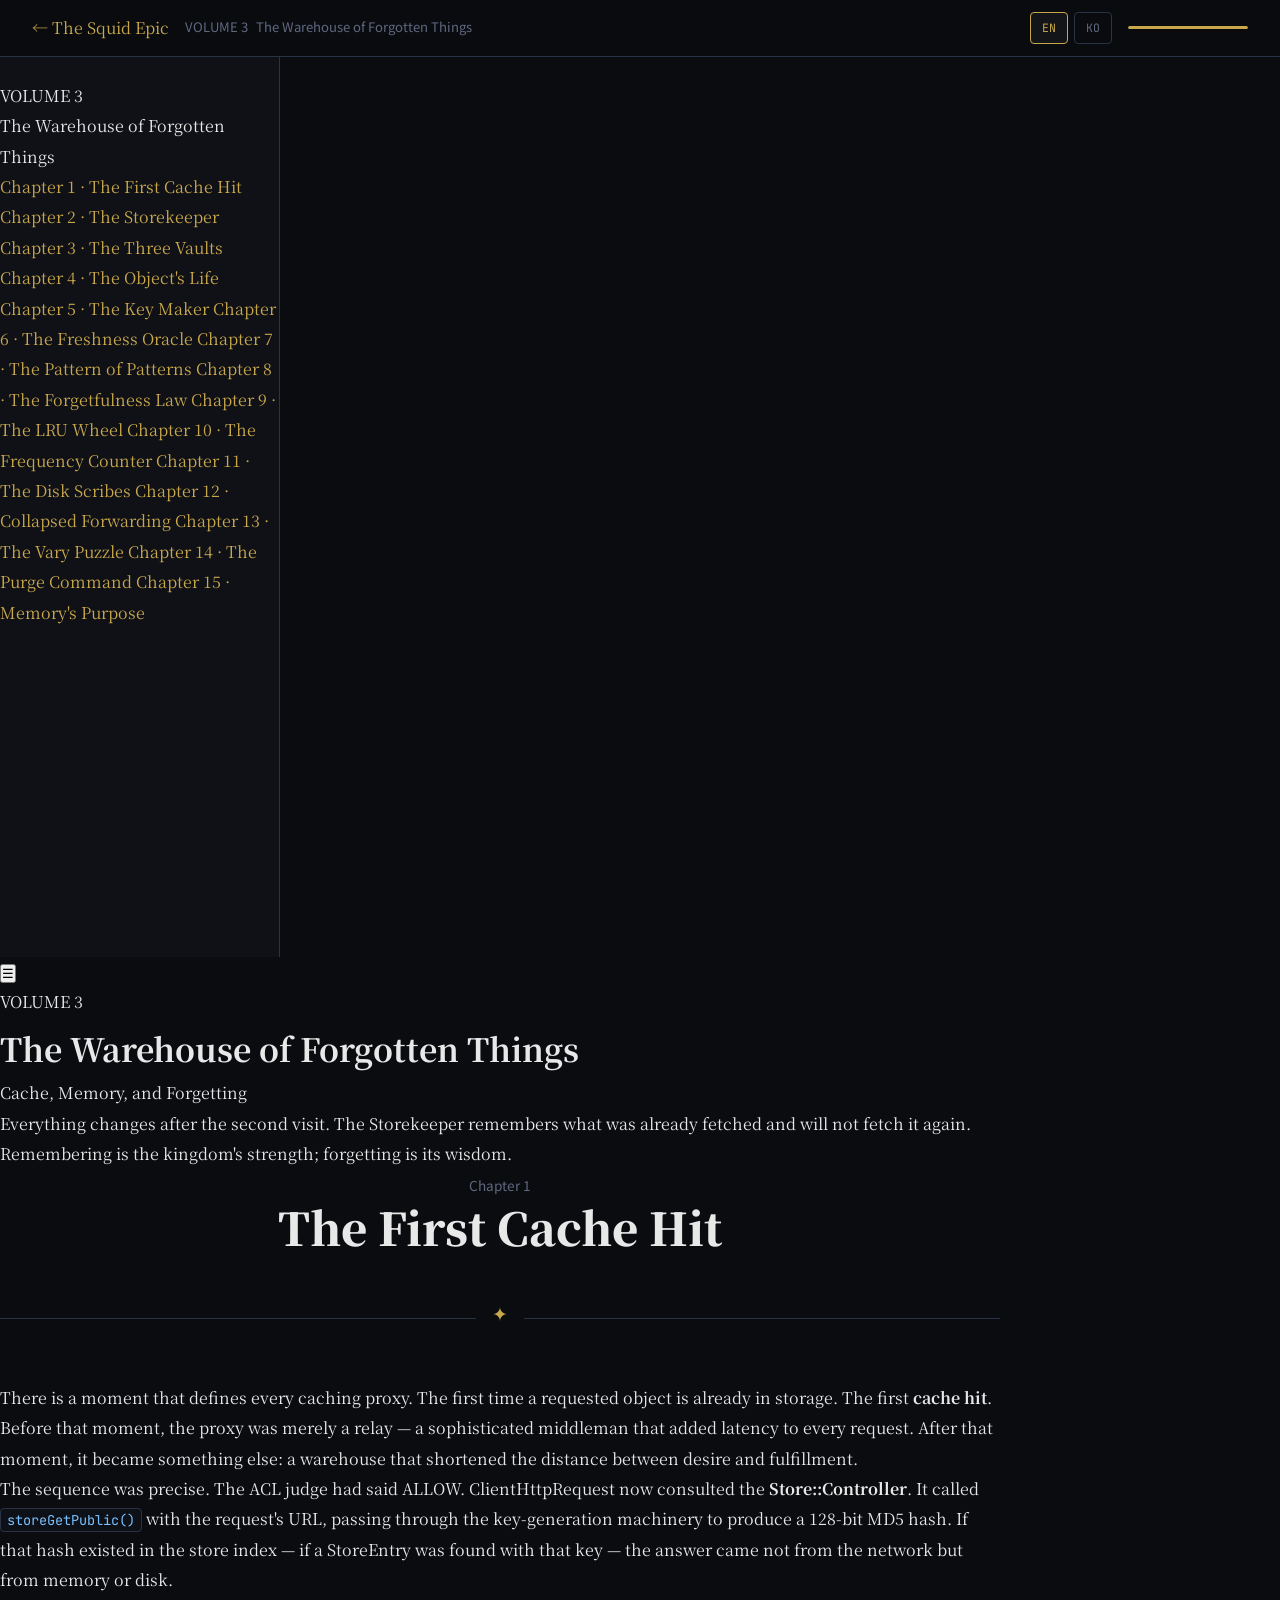
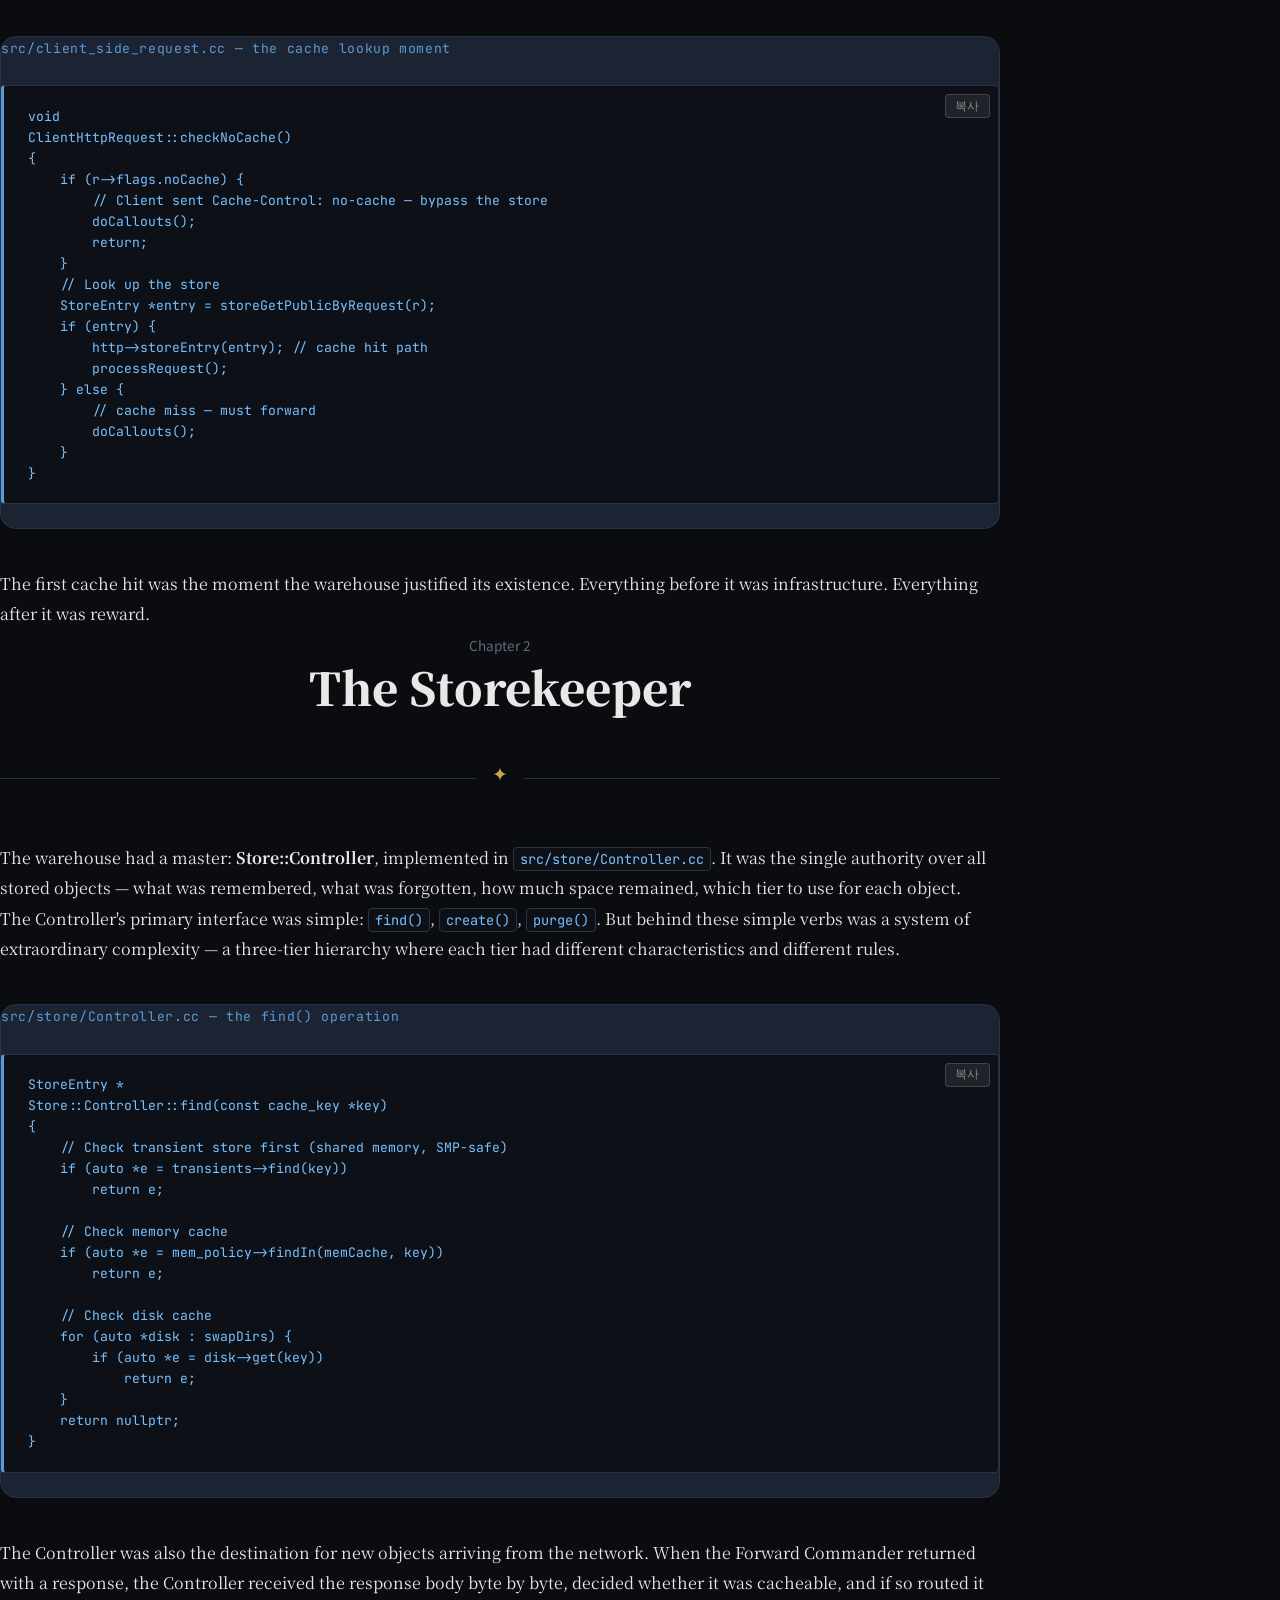
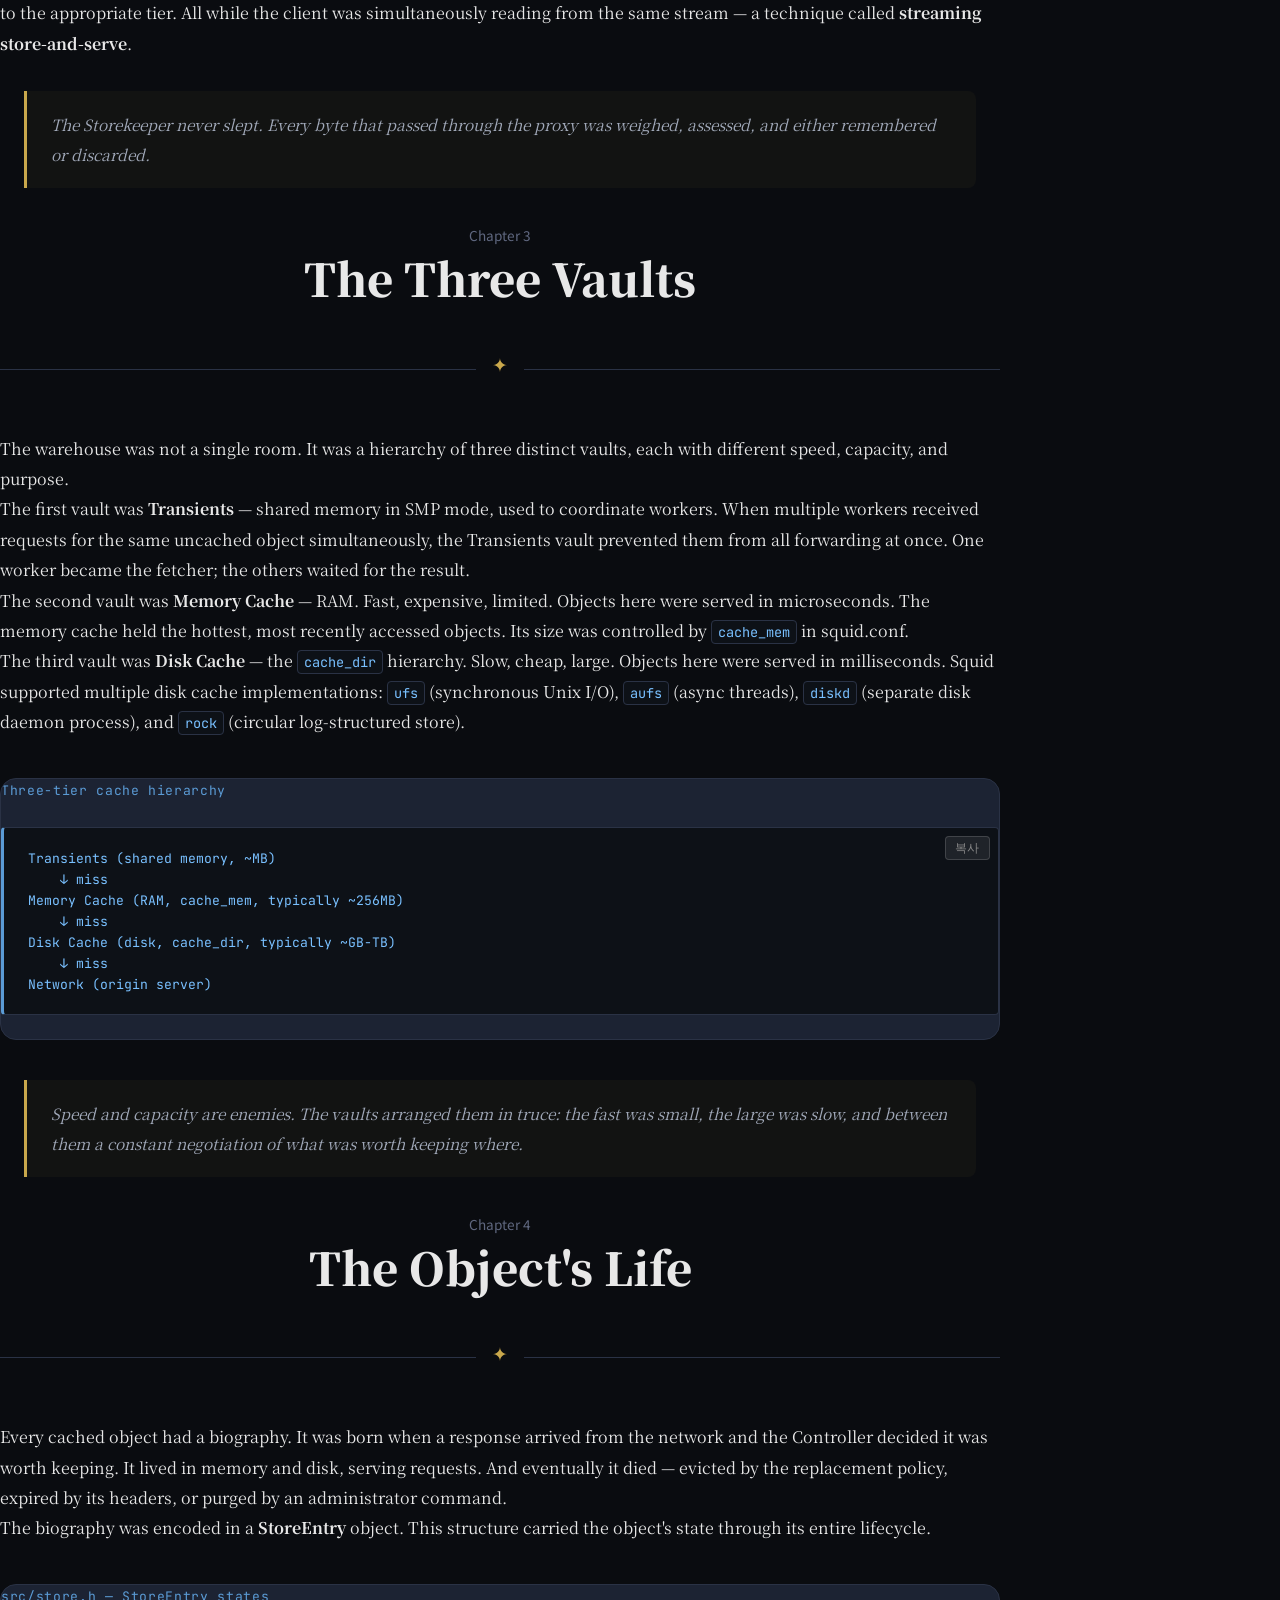
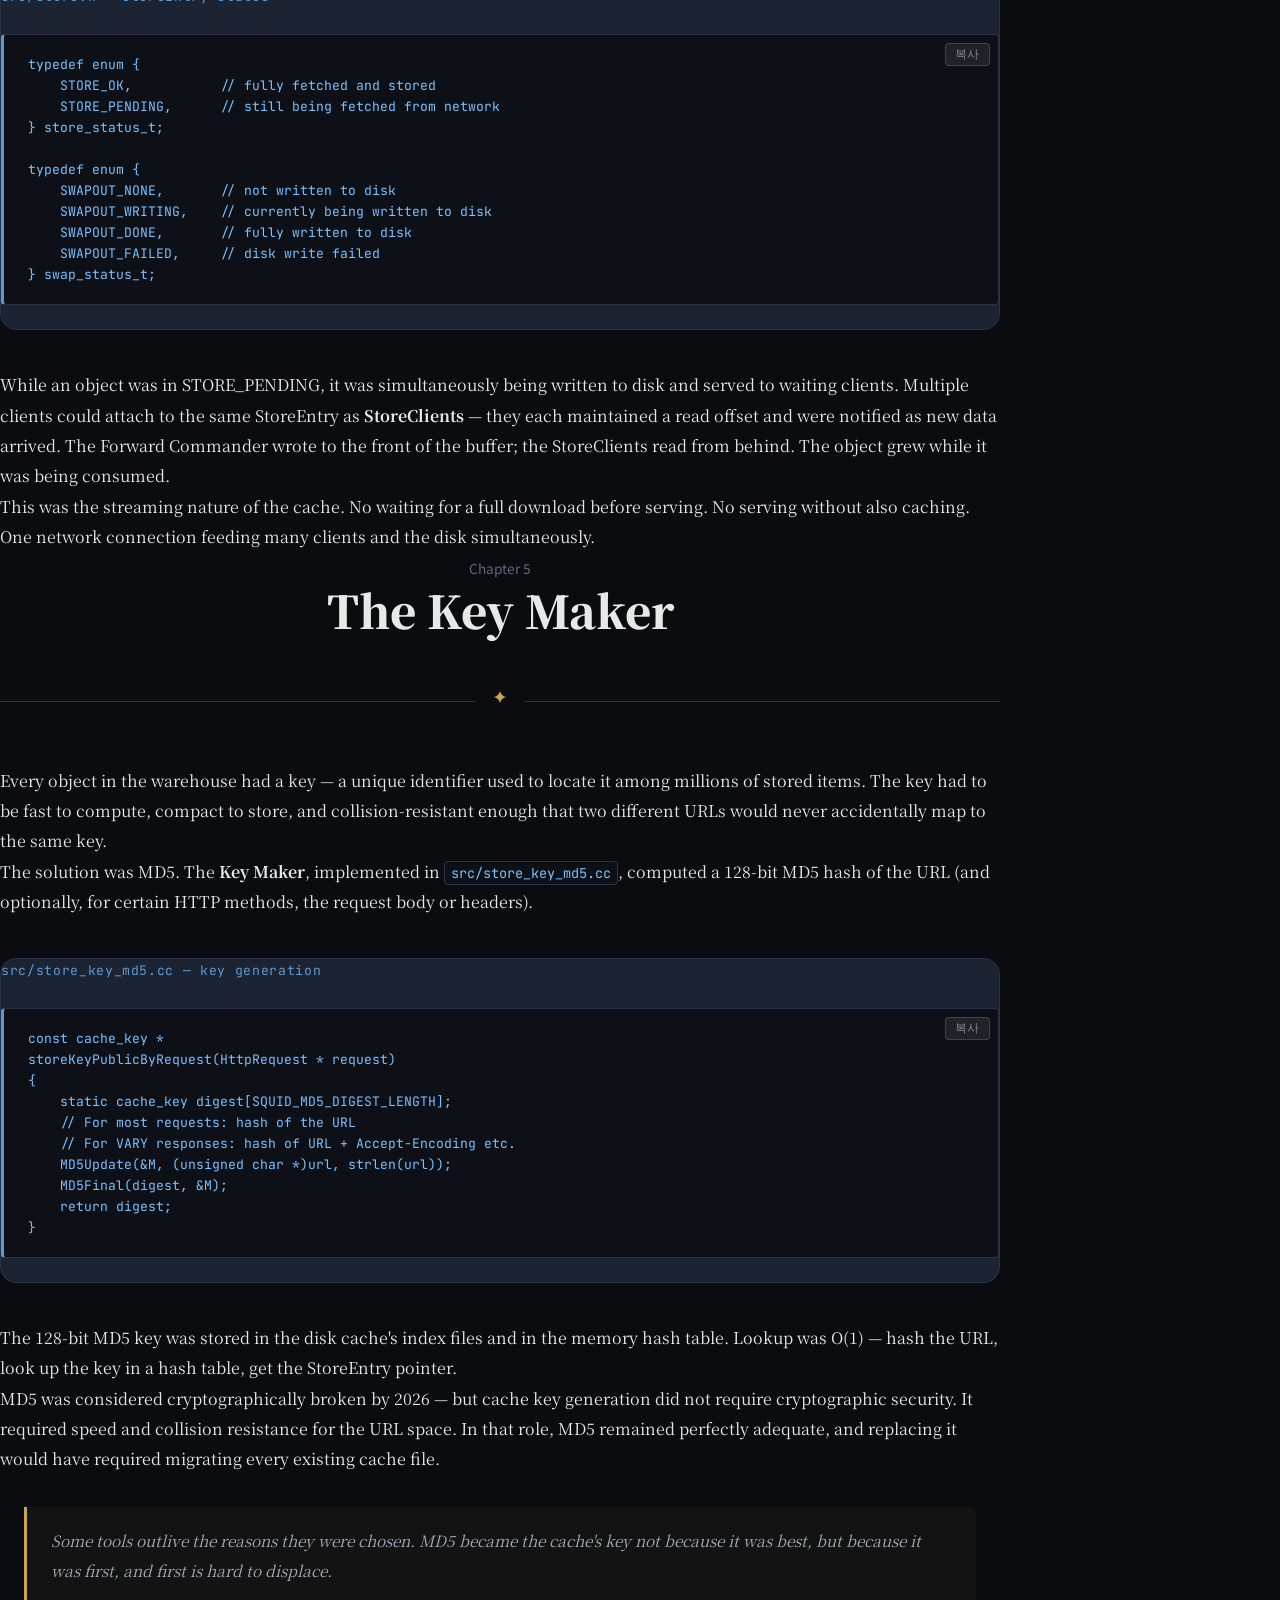
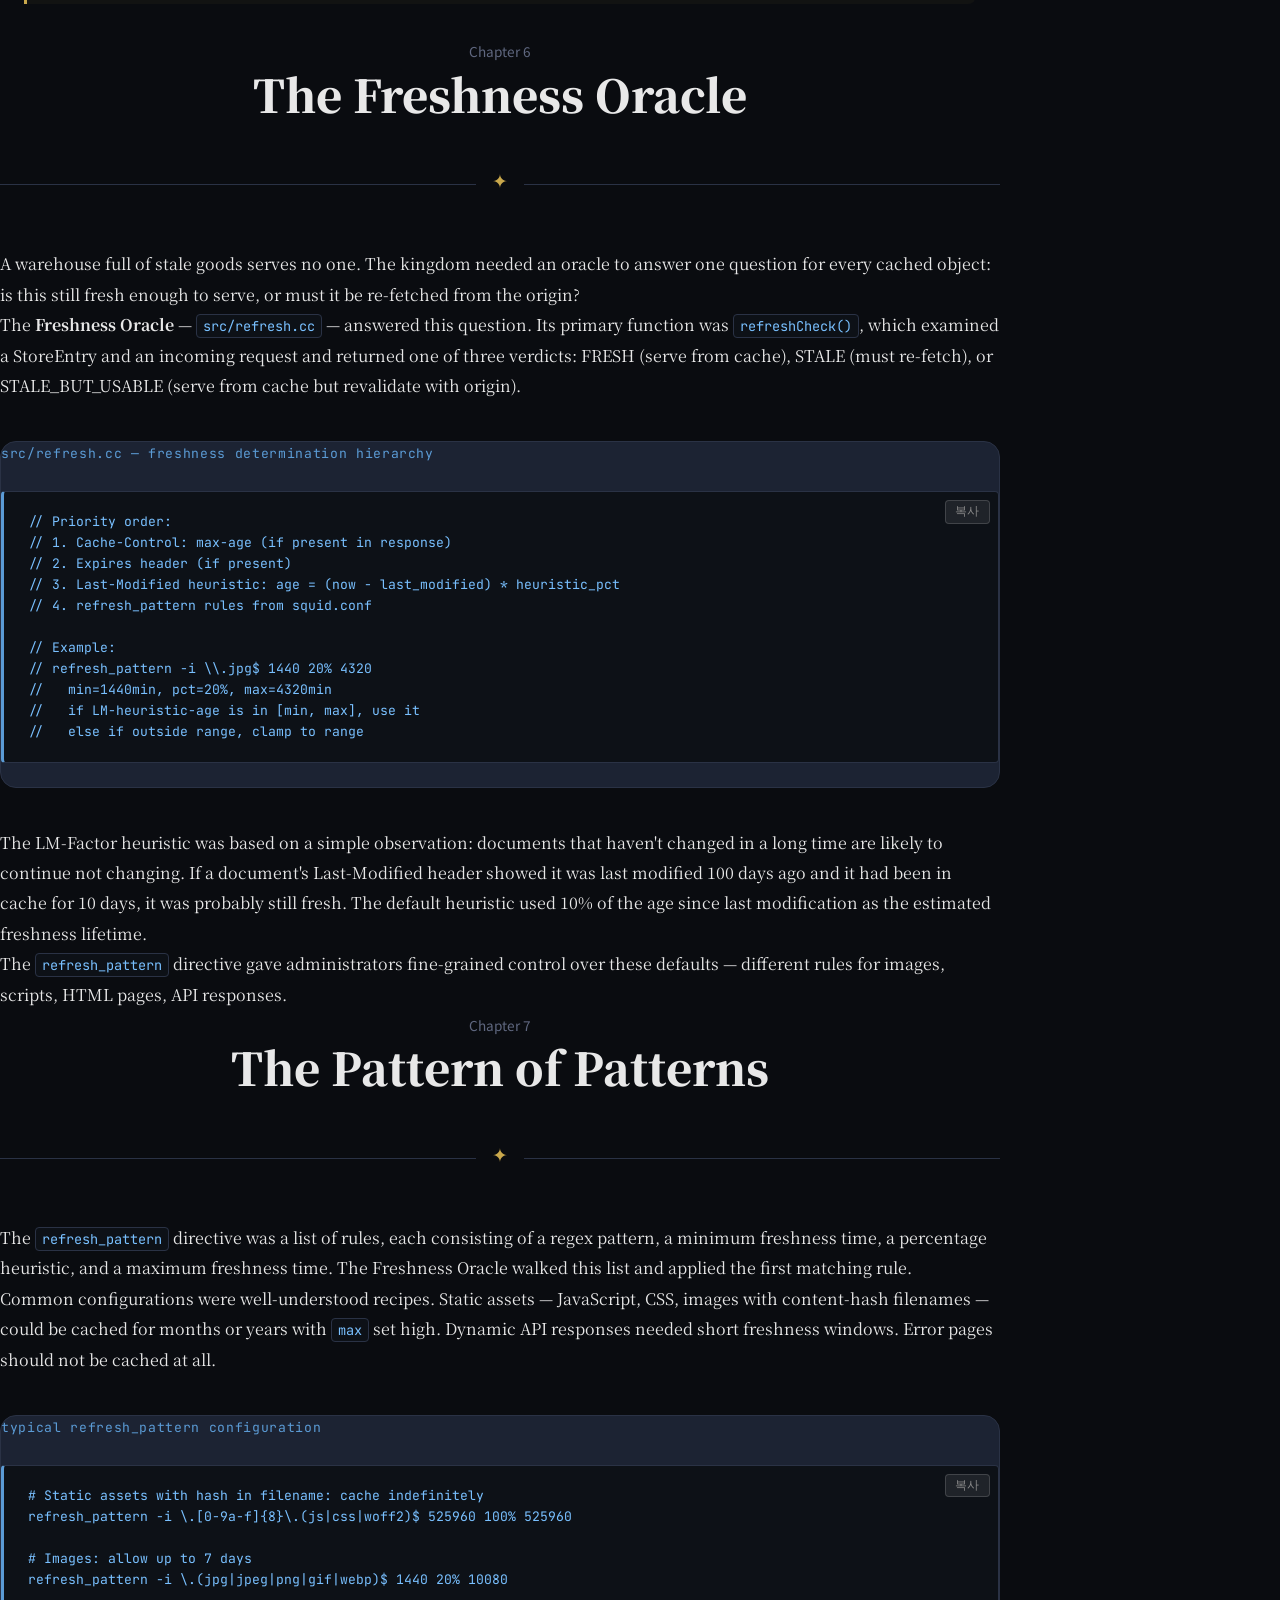
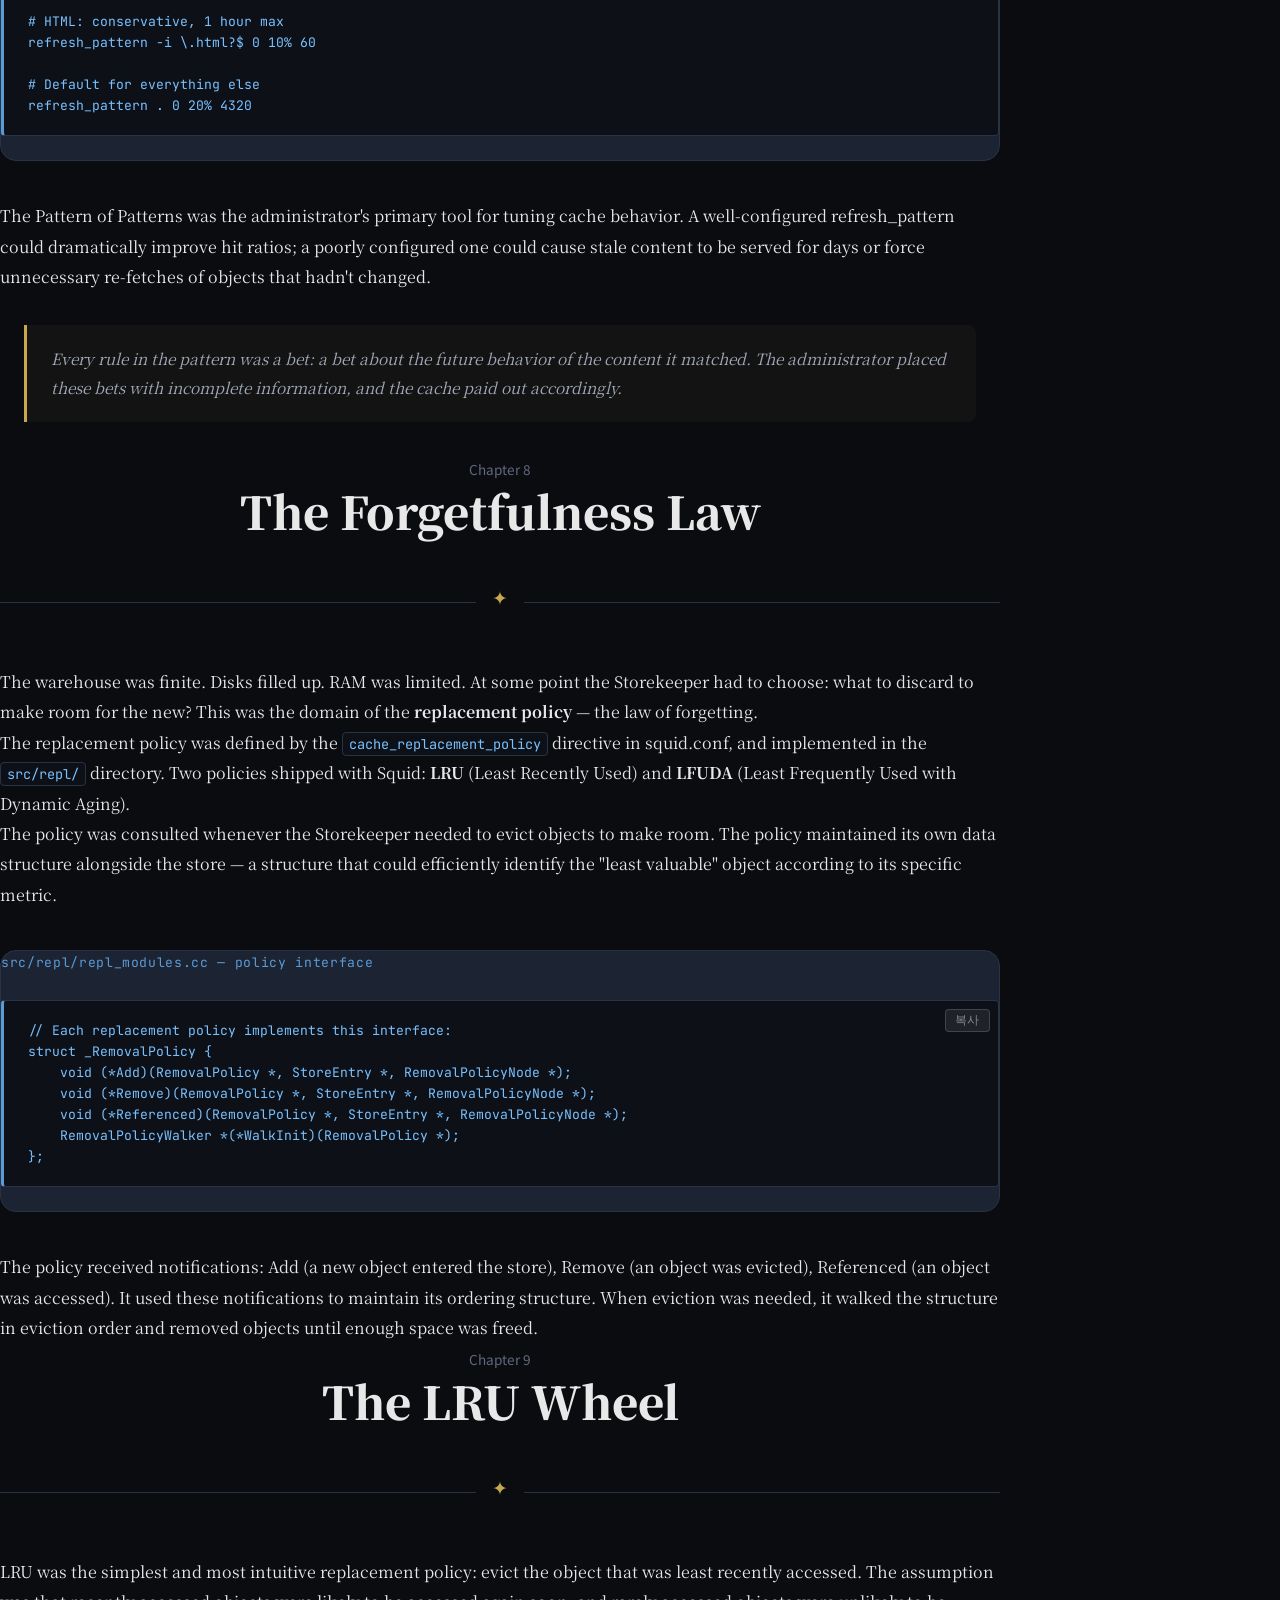
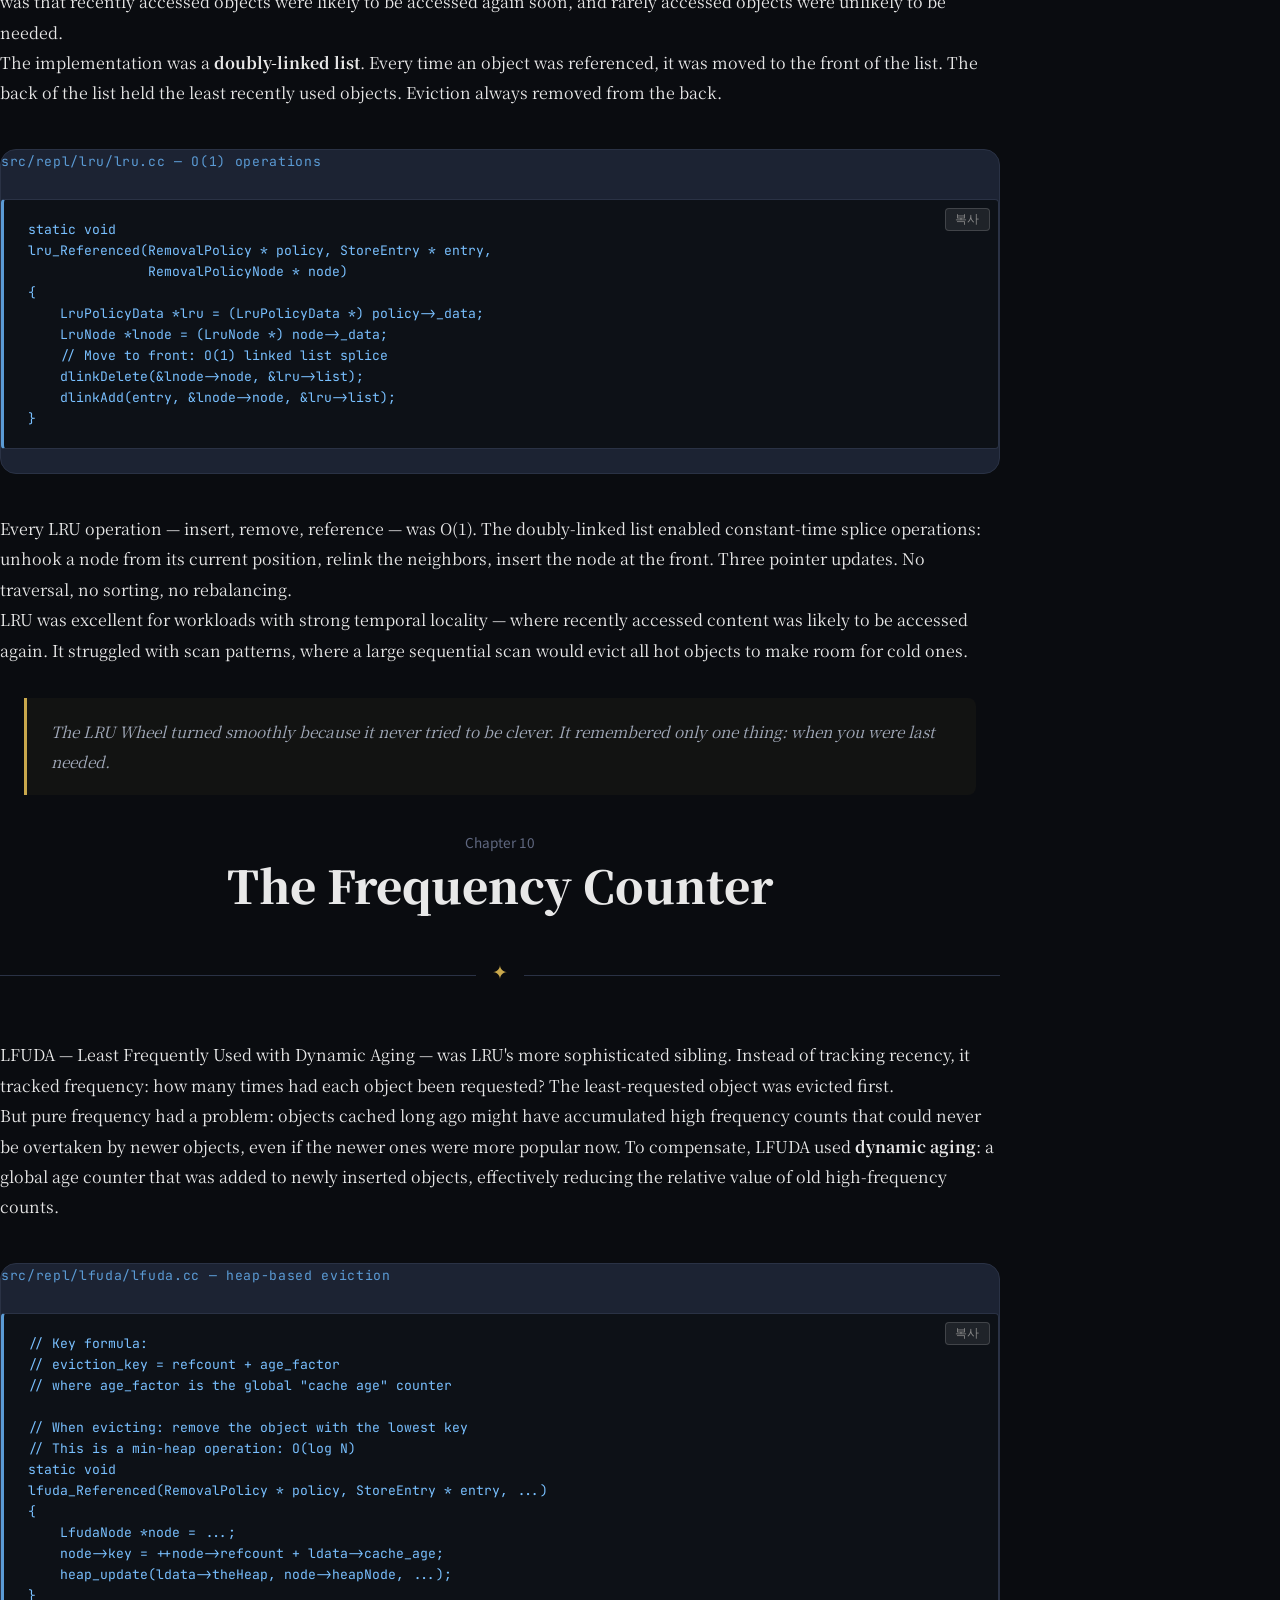
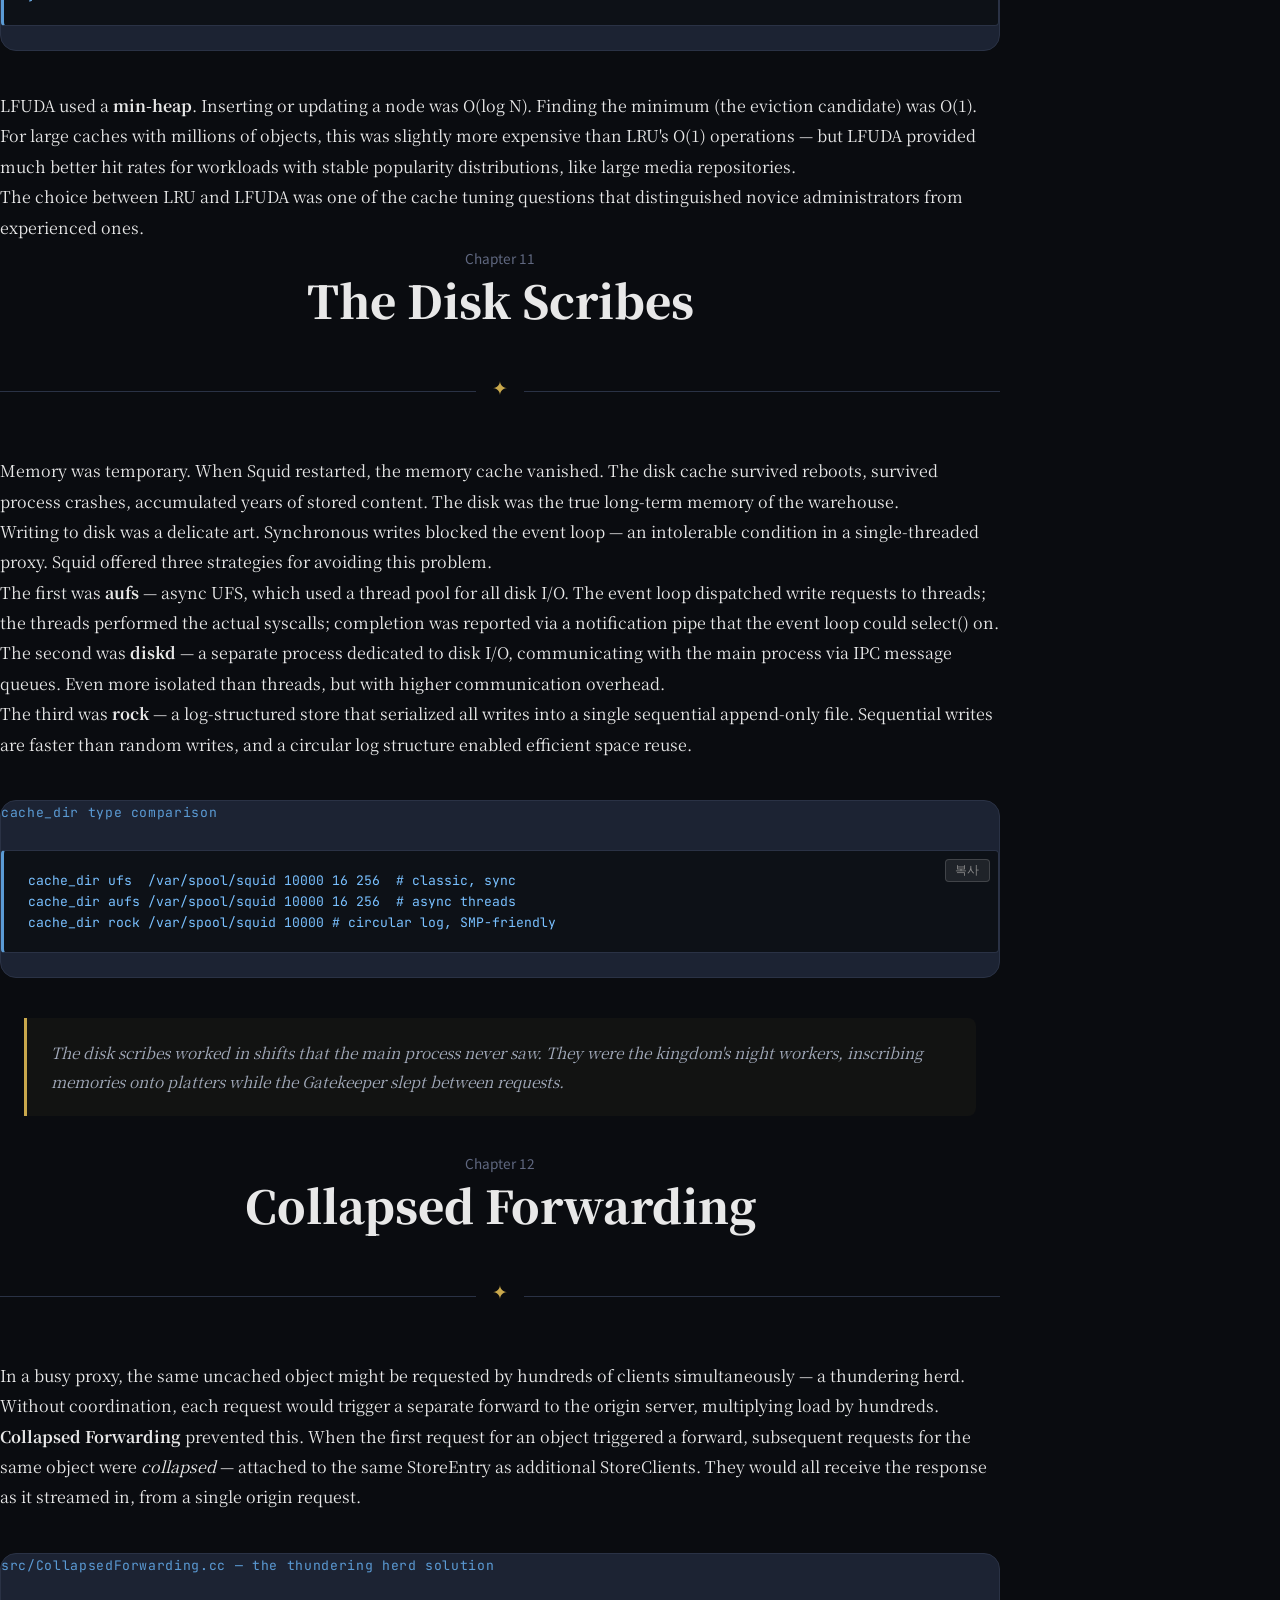
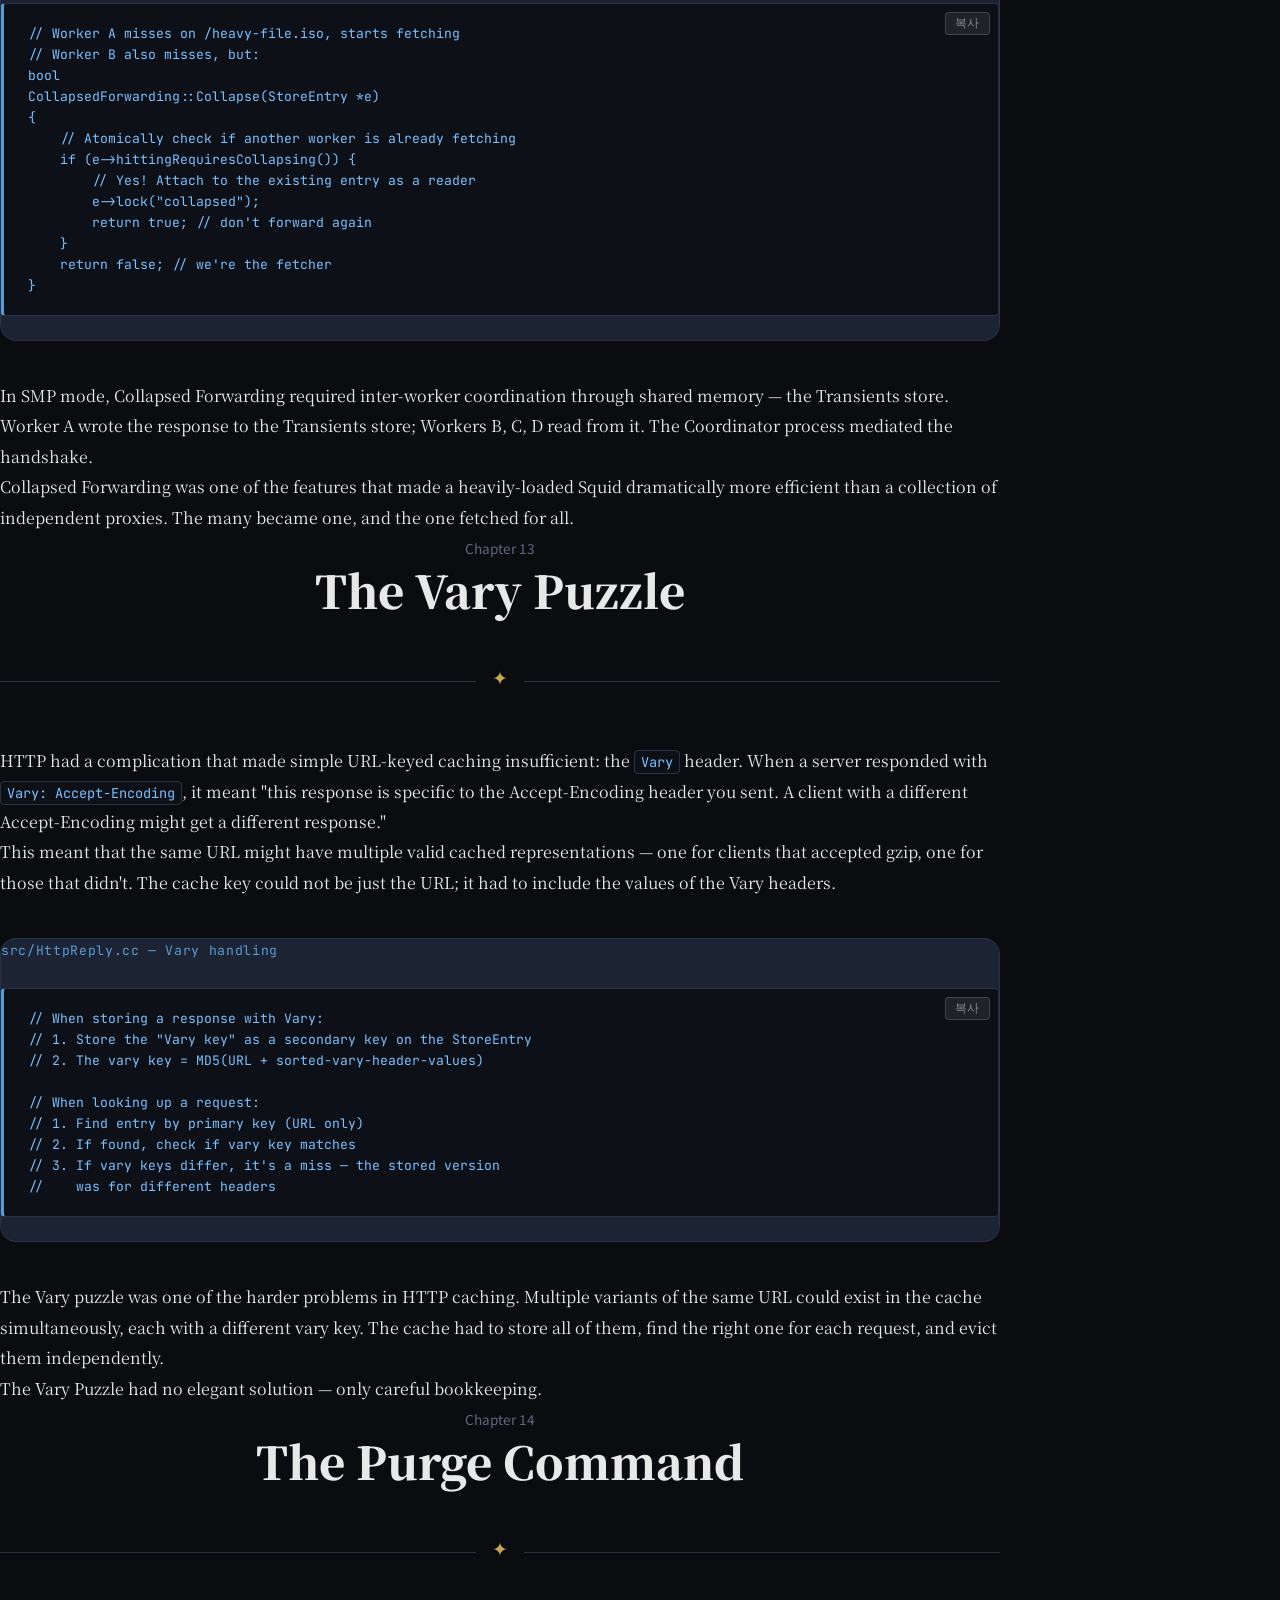
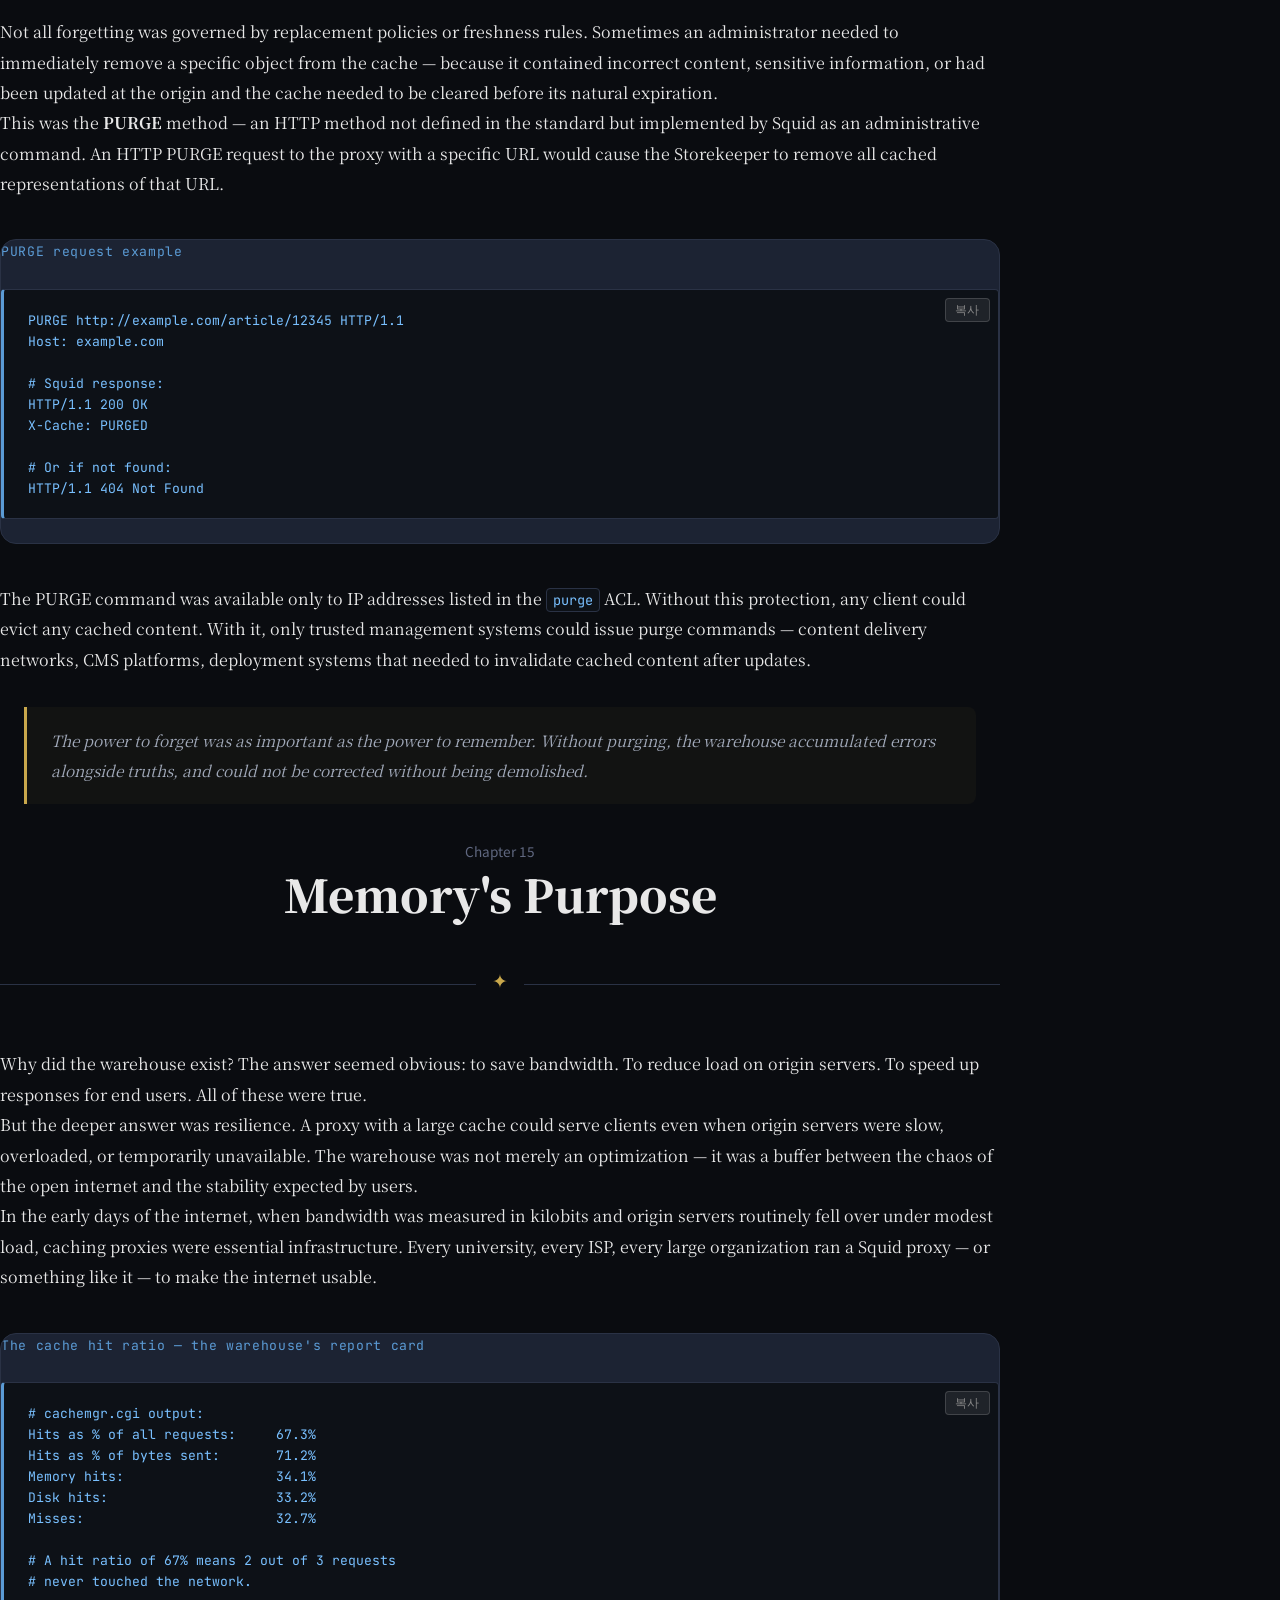
<file: en/vol3.html>
<!DOCTYPE html>
<html lang="en" data-volume="3">
<head>
  <meta charset="UTF-8"/>
  <meta name="viewport" content="width=device-width,initial-scale=1"/>
  <title>Vol.3 The Warehouse of Forgotten Things — The Squid Epic</title>
  <link rel="stylesheet" href="../css/style.css"/>
</head>
<body>

<nav class="novel-topbar">
  <a href="index.html" class="topbar-back">← The Squid Epic</a>
  <div class="topbar-breadcrumb">
    <span class="topbar-vol">VOLUME 3</span>
    <span class="topbar-title">The Warehouse of Forgotten Things</span>
  </div>
  <div class="lang-switcher">
    <span class="lang-btn active">EN</span>
    <a href="/vol3.html" class="lang-btn">KO</a>
  </div>
  <div class="progress-bar"><div class="progress-fill" id="progressFill"></div></div>
</nav>

<aside class="novel-sidebar" id="sidebar">
  <div class="sidebar-header">
    <div class="sidebar-vol">VOLUME 3</div>
    <div class="sidebar-title">The Warehouse of Forgotten Things</div>
  </div>
  <nav class="sidebar-toc">
    <a href="#ch1" class="toc-item">Chapter 1 · The First Cache Hit</a>
    <a href="#ch2" class="toc-item">Chapter 2 · The Storekeeper</a>
    <a href="#ch3" class="toc-item">Chapter 3 · The Three Vaults</a>
    <a href="#ch4" class="toc-item">Chapter 4 · The Object's Life</a>
    <a href="#ch5" class="toc-item">Chapter 5 · The Key Maker</a>
    <a href="#ch6" class="toc-item">Chapter 6 · The Freshness Oracle</a>
    <a href="#ch7" class="toc-item">Chapter 7 · The Pattern of Patterns</a>
    <a href="#ch8" class="toc-item">Chapter 8 · The Forgetfulness Law</a>
    <a href="#ch9" class="toc-item">Chapter 9 · The LRU Wheel</a>
    <a href="#ch10" class="toc-item">Chapter 10 · The Frequency Counter</a>
    <a href="#ch11" class="toc-item">Chapter 11 · The Disk Scribes</a>
    <a href="#ch12" class="toc-item">Chapter 12 · Collapsed Forwarding</a>
    <a href="#ch13" class="toc-item">Chapter 13 · The Vary Puzzle</a>
    <a href="#ch14" class="toc-item">Chapter 14 · The Purge Command</a>
    <a href="#ch15" class="toc-item">Chapter 15 · Memory's Purpose</a>
  </nav>
</aside>

<button class="sidebar-toggle" id="sidebarToggle" aria-label="Toggle sidebar">☰</button>

<main class="novel-main">

  <header class="vol-hero">
    <div class="vol-hero-num">VOLUME 3</div>
    <h1 class="vol-hero-title">The Warehouse of Forgotten Things</h1>
    <p class="vol-hero-sub">Cache, Memory, and Forgetting</p>
    <p class="vol-hero-desc">
      Everything changes after the second visit. The Storekeeper remembers what was
      already fetched and will not fetch it again. Remembering is the kingdom's strength;
      forgetting is its wisdom.
    </p>
  </header>

  <!-- Chapter 1 -->
  <article class="chapter" id="ch1">
    <div class="chapter-header">
      <span class="chapter-num">Chapter 1</span>
      <h2 class="chapter-title">The First Cache Hit</h2>
    </div>
    <div class="chapter-body">
      <p>There is a moment that defines every caching proxy. The first time a requested object is already in storage. The first <strong>cache hit</strong>.</p>
      <p>Before that moment, the proxy was merely a relay — a sophisticated middleman that added latency to every request. After that moment, it became something else: a warehouse that shortened the distance between desire and fulfillment.</p>
      <p>The sequence was precise. The ACL judge had said ALLOW. ClientHttpRequest now consulted the <strong>Store::Controller</strong>. It called <code>storeGetPublic()</code> with the request's URL, passing through the key-generation machinery to produce a 128-bit MD5 hash. If that hash existed in the store index — if a StoreEntry was found with that key — the answer came not from the network but from memory or disk.</p>

      <div class="tech-box">
        <div class="tech-box-title">src/client_side_request.cc — the cache lookup moment</div>
        <pre><code>void
ClientHttpRequest::checkNoCache()
{
    if (r->flags.noCache) {
        // Client sent Cache-Control: no-cache — bypass the store
        doCallouts();
        return;
    }
    // Look up the store
    StoreEntry *entry = storeGetPublicByRequest(r);
    if (entry) {
        http->storeEntry(entry); // cache hit path
        processRequest();
    } else {
        // cache miss — must forward
        doCallouts();
    }
}</code></pre>
      </div>

      <p>The first cache hit was the moment the warehouse justified its existence. Everything before it was infrastructure. Everything after it was reward.</p>
    </div>
  </article>

  <!-- Chapter 2 -->
  <article class="chapter" id="ch2">
    <div class="chapter-header">
      <span class="chapter-num">Chapter 2</span>
      <h2 class="chapter-title">The Storekeeper</h2>
    </div>
    <div class="chapter-body">
      <p>The warehouse had a master: <strong>Store::Controller</strong>, implemented in <code>src/store/Controller.cc</code>. It was the single authority over all stored objects — what was remembered, what was forgotten, how much space remained, which tier to use for each object.</p>
      <p>The Controller's primary interface was simple: <code>find()</code>, <code>create()</code>, <code>purge()</code>. But behind these simple verbs was a system of extraordinary complexity — a three-tier hierarchy where each tier had different characteristics and different rules.</p>

      <div class="tech-box">
        <div class="tech-box-title">src/store/Controller.cc — the find() operation</div>
        <pre><code>StoreEntry *
Store::Controller::find(const cache_key *key)
{
    // Check transient store first (shared memory, SMP-safe)
    if (auto *e = transients-&gt;find(key))
        return e;

    // Check memory cache
    if (auto *e = mem_policy-&gt;findIn(memCache, key))
        return e;

    // Check disk cache
    for (auto *disk : swapDirs) {
        if (auto *e = disk-&gt;get(key))
            return e;
    }
    return nullptr;
}</code></pre>
      </div>

      <p>The Controller was also the destination for new objects arriving from the network. When the Forward Commander returned with a response, the Controller received the response body byte by byte, decided whether it was cacheable, and if so routed it to the appropriate tier. All while the client was simultaneously reading from the same stream — a technique called <strong>streaming store-and-serve</strong>.</p>
      <blockquote class="inner-voice">The Storekeeper never slept. Every byte that passed through the proxy was weighed, assessed, and either remembered or discarded.</blockquote>
    </div>
  </article>

  <!-- Chapter 3 -->
  <article class="chapter" id="ch3">
    <div class="chapter-header">
      <span class="chapter-num">Chapter 3</span>
      <h2 class="chapter-title">The Three Vaults</h2>
    </div>
    <div class="chapter-body">
      <p>The warehouse was not a single room. It was a hierarchy of three distinct vaults, each with different speed, capacity, and purpose.</p>
      <p>The first vault was <strong>Transients</strong> — shared memory in SMP mode, used to coordinate workers. When multiple workers received requests for the same uncached object simultaneously, the Transients vault prevented them from all forwarding at once. One worker became the fetcher; the others waited for the result.</p>
      <p>The second vault was <strong>Memory Cache</strong> — RAM. Fast, expensive, limited. Objects here were served in microseconds. The memory cache held the hottest, most recently accessed objects. Its size was controlled by <code>cache_mem</code> in squid.conf.</p>
      <p>The third vault was <strong>Disk Cache</strong> — the <code>cache_dir</code> hierarchy. Slow, cheap, large. Objects here were served in milliseconds. Squid supported multiple disk cache implementations: <code>ufs</code> (synchronous Unix I/O), <code>aufs</code> (async threads), <code>diskd</code> (separate disk daemon process), and <code>rock</code> (circular log-structured store).</p>

      <div class="tech-box">
        <div class="tech-box-title">Three-tier cache hierarchy</div>
        <pre><code>Transients (shared memory, ~MB)
    ↓ miss
Memory Cache (RAM, cache_mem, typically ~256MB)
    ↓ miss
Disk Cache (disk, cache_dir, typically ~GB-TB)
    ↓ miss
Network (origin server)</code></pre>
      </div>

      <blockquote class="inner-voice">Speed and capacity are enemies. The vaults arranged them in truce: the fast was small, the large was slow, and between them a constant negotiation of what was worth keeping where.</blockquote>
    </div>
  </article>

  <!-- Chapter 4 -->
  <article class="chapter" id="ch4">
    <div class="chapter-header">
      <span class="chapter-num">Chapter 4</span>
      <h2 class="chapter-title">The Object's Life</h2>
    </div>
    <div class="chapter-body">
      <p>Every cached object had a biography. It was born when a response arrived from the network and the Controller decided it was worth keeping. It lived in memory and disk, serving requests. And eventually it died — evicted by the replacement policy, expired by its headers, or purged by an administrator command.</p>
      <p>The biography was encoded in a <strong>StoreEntry</strong> object. This structure carried the object's state through its entire lifecycle.</p>

      <div class="tech-box">
        <div class="tech-box-title">src/store.h — StoreEntry states</div>
        <pre><code>typedef enum {
    STORE_OK,           // fully fetched and stored
    STORE_PENDING,      // still being fetched from network
} store_status_t;

typedef enum {
    SWAPOUT_NONE,       // not written to disk
    SWAPOUT_WRITING,    // currently being written to disk
    SWAPOUT_DONE,       // fully written to disk
    SWAPOUT_FAILED,     // disk write failed
} swap_status_t;</code></pre>
      </div>

      <p>While an object was in STORE_PENDING, it was simultaneously being written to disk and served to waiting clients. Multiple clients could attach to the same StoreEntry as <strong>StoreClients</strong> — they each maintained a read offset and were notified as new data arrived. The Forward Commander wrote to the front of the buffer; the StoreClients read from behind. The object grew while it was being consumed.</p>
      <p>This was the streaming nature of the cache. No waiting for a full download before serving. No serving without also caching. One network connection feeding many clients and the disk simultaneously.</p>
    </div>
  </article>

  <!-- Chapter 5 -->
  <article class="chapter" id="ch5">
    <div class="chapter-header">
      <span class="chapter-num">Chapter 5</span>
      <h2 class="chapter-title">The Key Maker</h2>
    </div>
    <div class="chapter-body">
      <p>Every object in the warehouse had a key — a unique identifier used to locate it among millions of stored items. The key had to be fast to compute, compact to store, and collision-resistant enough that two different URLs would never accidentally map to the same key.</p>
      <p>The solution was MD5. The <strong>Key Maker</strong>, implemented in <code>src/store_key_md5.cc</code>, computed a 128-bit MD5 hash of the URL (and optionally, for certain HTTP methods, the request body or headers).</p>

      <div class="tech-box">
        <div class="tech-box-title">src/store_key_md5.cc — key generation</div>
        <pre><code>const cache_key *
storeKeyPublicByRequest(HttpRequest * request)
{
    static cache_key digest[SQUID_MD5_DIGEST_LENGTH];
    // For most requests: hash of the URL
    // For VARY responses: hash of URL + Accept-Encoding etc.
    MD5Update(&amp;M, (unsigned char *)url, strlen(url));
    MD5Final(digest, &amp;M);
    return digest;
}</code></pre>
      </div>

      <p>The 128-bit MD5 key was stored in the disk cache's index files and in the memory hash table. Lookup was O(1) — hash the URL, look up the key in a hash table, get the StoreEntry pointer.</p>
      <p>MD5 was considered cryptographically broken by 2026 — but cache key generation did not require cryptographic security. It required speed and collision resistance for the URL space. In that role, MD5 remained perfectly adequate, and replacing it would have required migrating every existing cache file.</p>
      <blockquote class="inner-voice">Some tools outlive the reasons they were chosen. MD5 became the cache's key not because it was best, but because it was first, and first is hard to displace.</blockquote>
    </div>
  </article>

  <!-- Chapter 6 -->
  <article class="chapter" id="ch6">
    <div class="chapter-header">
      <span class="chapter-num">Chapter 6</span>
      <h2 class="chapter-title">The Freshness Oracle</h2>
    </div>
    <div class="chapter-body">
      <p>A warehouse full of stale goods serves no one. The kingdom needed an oracle to answer one question for every cached object: is this still fresh enough to serve, or must it be re-fetched from the origin?</p>
      <p>The <strong>Freshness Oracle</strong> — <code>src/refresh.cc</code> — answered this question. Its primary function was <code>refreshCheck()</code>, which examined a StoreEntry and an incoming request and returned one of three verdicts: FRESH (serve from cache), STALE (must re-fetch), or STALE_BUT_USABLE (serve from cache but revalidate with origin).</p>

      <div class="tech-box">
        <div class="tech-box-title">src/refresh.cc — freshness determination hierarchy</div>
        <pre><code>// Priority order:
// 1. Cache-Control: max-age (if present in response)
// 2. Expires header (if present)
// 3. Last-Modified heuristic: age = (now - last_modified) * heuristic_pct
// 4. refresh_pattern rules from squid.conf

// Example:
// refresh_pattern -i \\.jpg$ 1440 20% 4320
//   min=1440min, pct=20%, max=4320min
//   if LM-heuristic-age is in [min, max], use it
//   else if outside range, clamp to range</code></pre>
      </div>

      <p>The LM-Factor heuristic was based on a simple observation: documents that haven't changed in a long time are likely to continue not changing. If a document's Last-Modified header showed it was last modified 100 days ago and it had been in cache for 10 days, it was probably still fresh. The default heuristic used 10% of the age since last modification as the estimated freshness lifetime.</p>
      <p>The <code>refresh_pattern</code> directive gave administrators fine-grained control over these defaults — different rules for images, scripts, HTML pages, API responses.</p>
    </div>
  </article>

  <!-- Chapter 7 -->
  <article class="chapter" id="ch7">
    <div class="chapter-header">
      <span class="chapter-num">Chapter 7</span>
      <h2 class="chapter-title">The Pattern of Patterns</h2>
    </div>
    <div class="chapter-body">
      <p>The <code>refresh_pattern</code> directive was a list of rules, each consisting of a regex pattern, a minimum freshness time, a percentage heuristic, and a maximum freshness time. The Freshness Oracle walked this list and applied the first matching rule.</p>
      <p>Common configurations were well-understood recipes. Static assets — JavaScript, CSS, images with content-hash filenames — could be cached for months or years with <code>max</code> set high. Dynamic API responses needed short freshness windows. Error pages should not be cached at all.</p>

      <div class="tech-box">
        <div class="tech-box-title">typical refresh_pattern configuration</div>
        <pre><code># Static assets with hash in filename: cache indefinitely
refresh_pattern -i \.[0-9a-f]{8}\.(js|css|woff2)$ 525960 100% 525960

# Images: allow up to 7 days
refresh_pattern -i \.(jpg|jpeg|png|gif|webp)$ 1440 20% 10080

# HTML: conservative, 1 hour max
refresh_pattern -i \.html?$ 0 10% 60

# Default for everything else
refresh_pattern . 0 20% 4320</code></pre>
      </div>

      <p>The Pattern of Patterns was the administrator's primary tool for tuning cache behavior. A well-configured refresh_pattern could dramatically improve hit ratios; a poorly configured one could cause stale content to be served for days or force unnecessary re-fetches of objects that hadn't changed.</p>
      <blockquote class="inner-voice">Every rule in the pattern was a bet: a bet about the future behavior of the content it matched. The administrator placed these bets with incomplete information, and the cache paid out accordingly.</blockquote>
    </div>
  </article>

  <!-- Chapter 8 -->
  <article class="chapter" id="ch8">
    <div class="chapter-header">
      <span class="chapter-num">Chapter 8</span>
      <h2 class="chapter-title">The Forgetfulness Law</h2>
    </div>
    <div class="chapter-body">
      <p>The warehouse was finite. Disks filled up. RAM was limited. At some point the Storekeeper had to choose: what to discard to make room for the new? This was the domain of the <strong>replacement policy</strong> — the law of forgetting.</p>
      <p>The replacement policy was defined by the <code>cache_replacement_policy</code> directive in squid.conf, and implemented in the <code>src/repl/</code> directory. Two policies shipped with Squid: <strong>LRU</strong> (Least Recently Used) and <strong>LFUDA</strong> (Least Frequently Used with Dynamic Aging).</p>
      <p>The policy was consulted whenever the Storekeeper needed to evict objects to make room. The policy maintained its own data structure alongside the store — a structure that could efficiently identify the "least valuable" object according to its specific metric.</p>

      <div class="tech-box">
        <div class="tech-box-title">src/repl/repl_modules.cc — policy interface</div>
        <pre><code>// Each replacement policy implements this interface:
struct _RemovalPolicy {
    void (*Add)(RemovalPolicy *, StoreEntry *, RemovalPolicyNode *);
    void (*Remove)(RemovalPolicy *, StoreEntry *, RemovalPolicyNode *);
    void (*Referenced)(RemovalPolicy *, StoreEntry *, RemovalPolicyNode *);
    RemovalPolicyWalker *(*WalkInit)(RemovalPolicy *);
};</code></pre>
      </div>

      <p>The policy received notifications: Add (a new object entered the store), Remove (an object was evicted), Referenced (an object was accessed). It used these notifications to maintain its ordering structure. When eviction was needed, it walked the structure in eviction order and removed objects until enough space was freed.</p>
    </div>
  </article>

  <!-- Chapter 9 -->
  <article class="chapter" id="ch9">
    <div class="chapter-header">
      <span class="chapter-num">Chapter 9</span>
      <h2 class="chapter-title">The LRU Wheel</h2>
    </div>
    <div class="chapter-body">
      <p>LRU was the simplest and most intuitive replacement policy: evict the object that was least recently accessed. The assumption was that recently accessed objects were likely to be accessed again soon, and rarely accessed objects were unlikely to be needed.</p>
      <p>The implementation was a <strong>doubly-linked list</strong>. Every time an object was referenced, it was moved to the front of the list. The back of the list held the least recently used objects. Eviction always removed from the back.</p>

      <div class="tech-box">
        <div class="tech-box-title">src/repl/lru/lru.cc — O(1) operations</div>
        <pre><code>static void
lru_Referenced(RemovalPolicy * policy, StoreEntry * entry,
               RemovalPolicyNode * node)
{
    LruPolicyData *lru = (LruPolicyData *) policy->_data;
    LruNode *lnode = (LruNode *) node->_data;
    // Move to front: O(1) linked list splice
    dlinkDelete(&amp;lnode-&gt;node, &amp;lru-&gt;list);
    dlinkAdd(entry, &amp;lnode-&gt;node, &amp;lru-&gt;list);
}</code></pre>
      </div>

      <p>Every LRU operation — insert, remove, reference — was O(1). The doubly-linked list enabled constant-time splice operations: unhook a node from its current position, relink the neighbors, insert the node at the front. Three pointer updates. No traversal, no sorting, no rebalancing.</p>
      <p>LRU was excellent for workloads with strong temporal locality — where recently accessed content was likely to be accessed again. It struggled with scan patterns, where a large sequential scan would evict all hot objects to make room for cold ones.</p>
      <blockquote class="inner-voice">The LRU Wheel turned smoothly because it never tried to be clever. It remembered only one thing: when you were last needed.</blockquote>
    </div>
  </article>

  <!-- Chapter 10 -->
  <article class="chapter" id="ch10">
    <div class="chapter-header">
      <span class="chapter-num">Chapter 10</span>
      <h2 class="chapter-title">The Frequency Counter</h2>
    </div>
    <div class="chapter-body">
      <p>LFUDA — Least Frequently Used with Dynamic Aging — was LRU's more sophisticated sibling. Instead of tracking recency, it tracked frequency: how many times had each object been requested? The least-requested object was evicted first.</p>
      <p>But pure frequency had a problem: objects cached long ago might have accumulated high frequency counts that could never be overtaken by newer objects, even if the newer ones were more popular now. To compensate, LFUDA used <strong>dynamic aging</strong>: a global age counter that was added to newly inserted objects, effectively reducing the relative value of old high-frequency counts.</p>

      <div class="tech-box">
        <div class="tech-box-title">src/repl/lfuda/lfuda.cc — heap-based eviction</div>
        <pre><code>// Key formula:
// eviction_key = refcount + age_factor
// where age_factor is the global "cache age" counter

// When evicting: remove the object with the lowest key
// This is a min-heap operation: O(log N)
static void
lfuda_Referenced(RemovalPolicy * policy, StoreEntry * entry, ...)
{
    LfudaNode *node = ...;
    node-&gt;key = ++node-&gt;refcount + ldata-&gt;cache_age;
    heap_update(ldata-&gt;theHeap, node-&gt;heapNode, ...);
}</code></pre>
      </div>

      <p>LFUDA used a <strong>min-heap</strong>. Inserting or updating a node was O(log N). Finding the minimum (the eviction candidate) was O(1). For large caches with millions of objects, this was slightly more expensive than LRU's O(1) operations — but LFUDA provided much better hit rates for workloads with stable popularity distributions, like large media repositories.</p>
      <p>The choice between LRU and LFUDA was one of the cache tuning questions that distinguished novice administrators from experienced ones.</p>
    </div>
  </article>

  <!-- Chapter 11 -->
  <article class="chapter" id="ch11">
    <div class="chapter-header">
      <span class="chapter-num">Chapter 11</span>
      <h2 class="chapter-title">The Disk Scribes</h2>
    </div>
    <div class="chapter-body">
      <p>Memory was temporary. When Squid restarted, the memory cache vanished. The disk cache survived reboots, survived process crashes, accumulated years of stored content. The disk was the true long-term memory of the warehouse.</p>
      <p>Writing to disk was a delicate art. Synchronous writes blocked the event loop — an intolerable condition in a single-threaded proxy. Squid offered three strategies for avoiding this problem.</p>
      <p>The first was <strong>aufs</strong> — async UFS, which used a thread pool for all disk I/O. The event loop dispatched write requests to threads; the threads performed the actual syscalls; completion was reported via a notification pipe that the event loop could select() on.</p>
      <p>The second was <strong>diskd</strong> — a separate process dedicated to disk I/O, communicating with the main process via IPC message queues. Even more isolated than threads, but with higher communication overhead.</p>
      <p>The third was <strong>rock</strong> — a log-structured store that serialized all writes into a single sequential append-only file. Sequential writes are faster than random writes, and a circular log structure enabled efficient space reuse.</p>

      <div class="tech-box">
        <div class="tech-box-title">cache_dir type comparison</div>
        <pre><code>cache_dir ufs  /var/spool/squid 10000 16 256  # classic, sync
cache_dir aufs /var/spool/squid 10000 16 256  # async threads
cache_dir rock /var/spool/squid 10000 # circular log, SMP-friendly</code></pre>
      </div>

      <blockquote class="inner-voice">The disk scribes worked in shifts that the main process never saw. They were the kingdom's night workers, inscribing memories onto platters while the Gatekeeper slept between requests.</blockquote>
    </div>
  </article>

  <!-- Chapter 12 -->
  <article class="chapter" id="ch12">
    <div class="chapter-header">
      <span class="chapter-num">Chapter 12</span>
      <h2 class="chapter-title">Collapsed Forwarding</h2>
    </div>
    <div class="chapter-body">
      <p>In a busy proxy, the same uncached object might be requested by hundreds of clients simultaneously — a thundering herd. Without coordination, each request would trigger a separate forward to the origin server, multiplying load by hundreds.</p>
      <p><strong>Collapsed Forwarding</strong> prevented this. When the first request for an object triggered a forward, subsequent requests for the same object were <em>collapsed</em> — attached to the same StoreEntry as additional StoreClients. They would all receive the response as it streamed in, from a single origin request.</p>

      <div class="tech-box">
        <div class="tech-box-title">src/CollapsedForwarding.cc — the thundering herd solution</div>
        <pre><code>// Worker A misses on /heavy-file.iso, starts fetching
// Worker B also misses, but:
bool
CollapsedForwarding::Collapse(StoreEntry *e)
{
    // Atomically check if another worker is already fetching
    if (e->hittingRequiresCollapsing()) {
        // Yes! Attach to the existing entry as a reader
        e->lock("collapsed");
        return true; // don't forward again
    }
    return false; // we're the fetcher
}</code></pre>
      </div>

      <p>In SMP mode, Collapsed Forwarding required inter-worker coordination through shared memory — the Transients store. Worker A wrote the response to the Transients store; Workers B, C, D read from it. The Coordinator process mediated the handshake.</p>
      <p>Collapsed Forwarding was one of the features that made a heavily-loaded Squid dramatically more efficient than a collection of independent proxies. The many became one, and the one fetched for all.</p>
    </div>
  </article>

  <!-- Chapter 13 -->
  <article class="chapter" id="ch13">
    <div class="chapter-header">
      <span class="chapter-num">Chapter 13</span>
      <h2 class="chapter-title">The Vary Puzzle</h2>
    </div>
    <div class="chapter-body">
      <p>HTTP had a complication that made simple URL-keyed caching insufficient: the <code>Vary</code> header. When a server responded with <code>Vary: Accept-Encoding</code>, it meant "this response is specific to the Accept-Encoding header you sent. A client with a different Accept-Encoding might get a different response."</p>
      <p>This meant that the same URL might have multiple valid cached representations — one for clients that accepted gzip, one for those that didn't. The cache key could not be just the URL; it had to include the values of the Vary headers.</p>

      <div class="tech-box">
        <div class="tech-box-title">src/HttpReply.cc — Vary handling</div>
        <pre><code>// When storing a response with Vary:
// 1. Store the "Vary key" as a secondary key on the StoreEntry
// 2. The vary key = MD5(URL + sorted-vary-header-values)

// When looking up a request:
// 1. Find entry by primary key (URL only)
// 2. If found, check if vary key matches
// 3. If vary keys differ, it's a miss — the stored version
//    was for different headers</code></pre>
      </div>

      <p>The Vary puzzle was one of the harder problems in HTTP caching. Multiple variants of the same URL could exist in the cache simultaneously, each with a different vary key. The cache had to store all of them, find the right one for each request, and evict them independently.</p>
      <p>The Vary Puzzle had no elegant solution — only careful bookkeeping.</p>
    </div>
  </article>

  <!-- Chapter 14 -->
  <article class="chapter" id="ch14">
    <div class="chapter-header">
      <span class="chapter-num">Chapter 14</span>
      <h2 class="chapter-title">The Purge Command</h2>
    </div>
    <div class="chapter-body">
      <p>Not all forgetting was governed by replacement policies or freshness rules. Sometimes an administrator needed to immediately remove a specific object from the cache — because it contained incorrect content, sensitive information, or had been updated at the origin and the cache needed to be cleared before its natural expiration.</p>
      <p>This was the <strong>PURGE</strong> method — an HTTP method not defined in the standard but implemented by Squid as an administrative command. An HTTP PURGE request to the proxy with a specific URL would cause the Storekeeper to remove all cached representations of that URL.</p>

      <div class="tech-box">
        <div class="tech-box-title">PURGE request example</div>
        <pre><code>PURGE http://example.com/article/12345 HTTP/1.1
Host: example.com

# Squid response:
HTTP/1.1 200 OK
X-Cache: PURGED

# Or if not found:
HTTP/1.1 404 Not Found</code></pre>
      </div>

      <p>The PURGE command was available only to IP addresses listed in the <code>purge</code> ACL. Without this protection, any client could evict any cached content. With it, only trusted management systems could issue purge commands — content delivery networks, CMS platforms, deployment systems that needed to invalidate cached content after updates.</p>
      <blockquote class="inner-voice">The power to forget was as important as the power to remember. Without purging, the warehouse accumulated errors alongside truths, and could not be corrected without being demolished.</blockquote>
    </div>
  </article>

  <!-- Chapter 15 -->
  <article class="chapter" id="ch15">
    <div class="chapter-header">
      <span class="chapter-num">Chapter 15</span>
      <h2 class="chapter-title">Memory's Purpose</h2>
    </div>
    <div class="chapter-body">
      <p>Why did the warehouse exist? The answer seemed obvious: to save bandwidth. To reduce load on origin servers. To speed up responses for end users. All of these were true.</p>
      <p>But the deeper answer was resilience. A proxy with a large cache could serve clients even when origin servers were slow, overloaded, or temporarily unavailable. The warehouse was not merely an optimization — it was a buffer between the chaos of the open internet and the stability expected by users.</p>
      <p>In the early days of the internet, when bandwidth was measured in kilobits and origin servers routinely fell over under modest load, caching proxies were essential infrastructure. Every university, every ISP, every large organization ran a Squid proxy — or something like it — to make the internet usable.</p>

      <div class="tech-box">
        <div class="tech-box-title">The cache hit ratio — the warehouse's report card</div>
        <pre><code># cachemgr.cgi output:
Hits as % of all requests:     67.3%
Hits as % of bytes sent:       71.2%
Memory hits:                   34.1%
Disk hits:                     33.2%
Misses:                        32.7%

# A hit ratio of 67% means 2 out of 3 requests
# never touched the network.</code></pre>
      </div>

      <p>In modern networks — with CDNs, HTTP/2, and gigabit connections — the case for forward proxies was less urgent. But Squid persisted. In corporate environments for content filtering. In developing regions with expensive bandwidth. In content delivery networks as a reverse proxy. The warehouse found new purposes as old ones faded.</p>
      <p>The Storekeeper adapted. The warehouse endured.</p>
      <blockquote class="inner-voice">Memory is not just about the past. It is about making the future cheaper to reach.</blockquote>
    </div>
  </article>

  <nav class="chapter-nav">
    <a href="vol2.html" class="chapter-nav-btn">← Volume 2: The Court of the Judge</a>
    <a href="vol4.html" class="chapter-nav-btn">Volume 4: Beyond the Border →</a>
  </nav>

</main>

<footer class="site-footer">
  <div class="footer-inner">
    <div class="footer-logo">The Squid Epic</div>
    <div class="footer-links">
      <a href="https://github.com/squid-cache/squid" target="_blank" rel="noopener">squid-cache/squid</a>
      <a href="https://github.com/NolanKiwi/squid-novel" target="_blank" rel="noopener">This project</a>
      <a href="/vol3.html">한국어</a>
    </div>
    <div class="footer-copy">A technical novel based on the Squid Proxy source code</div>
  </div>
</footer>

<script src="../js/main.js"></script>
</body>
</html>
</file>
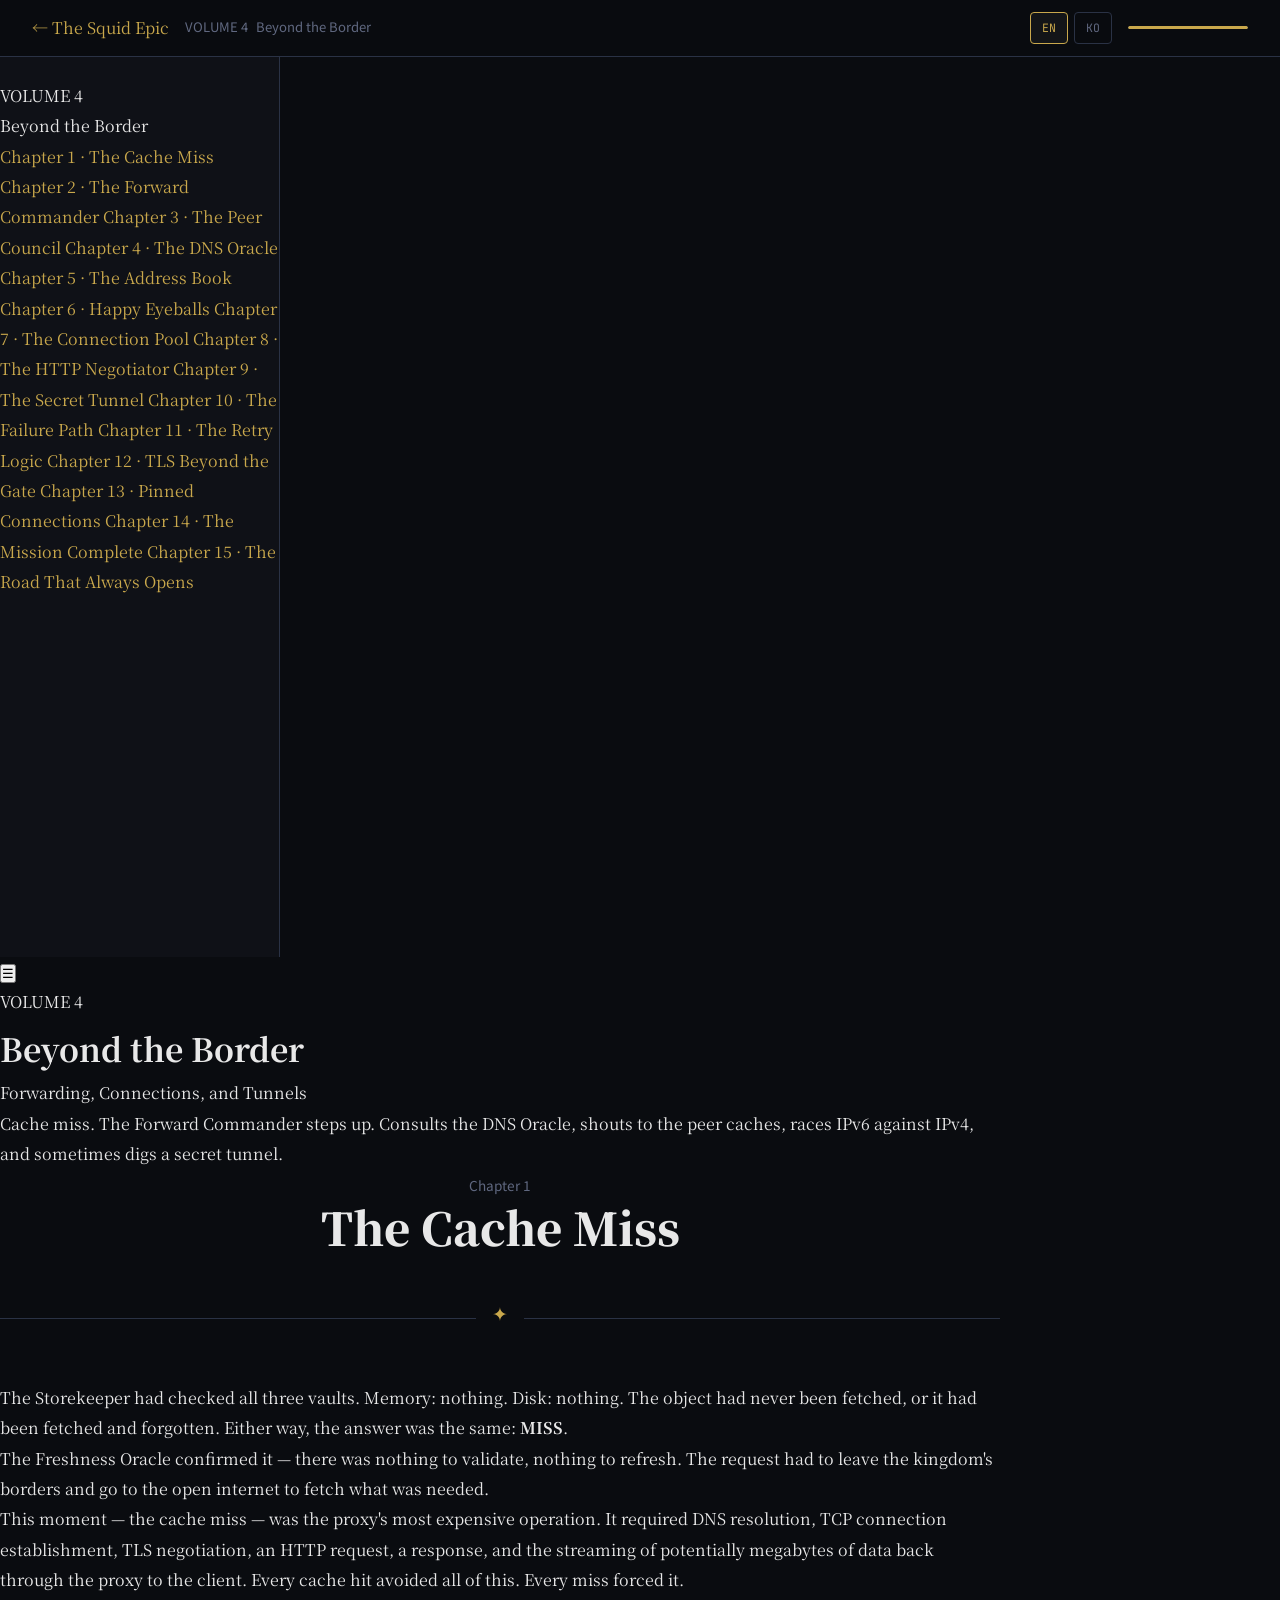
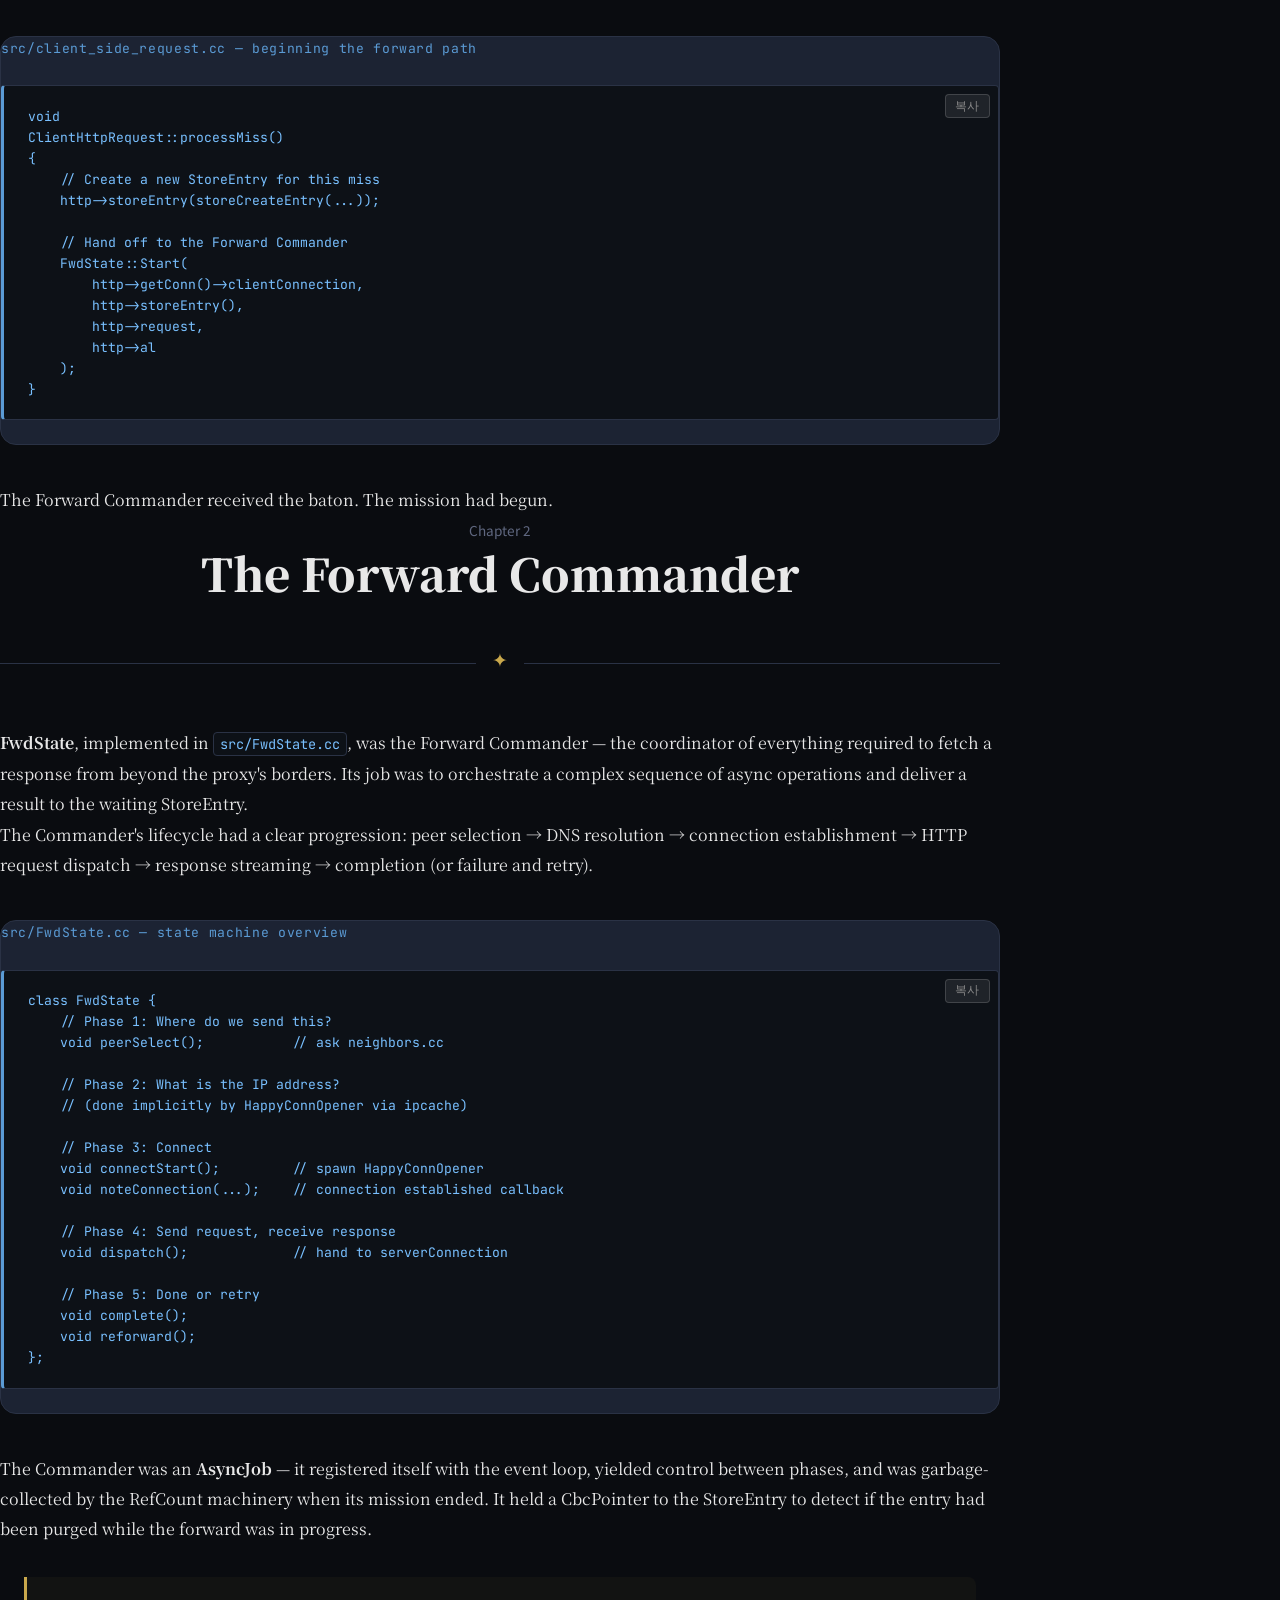
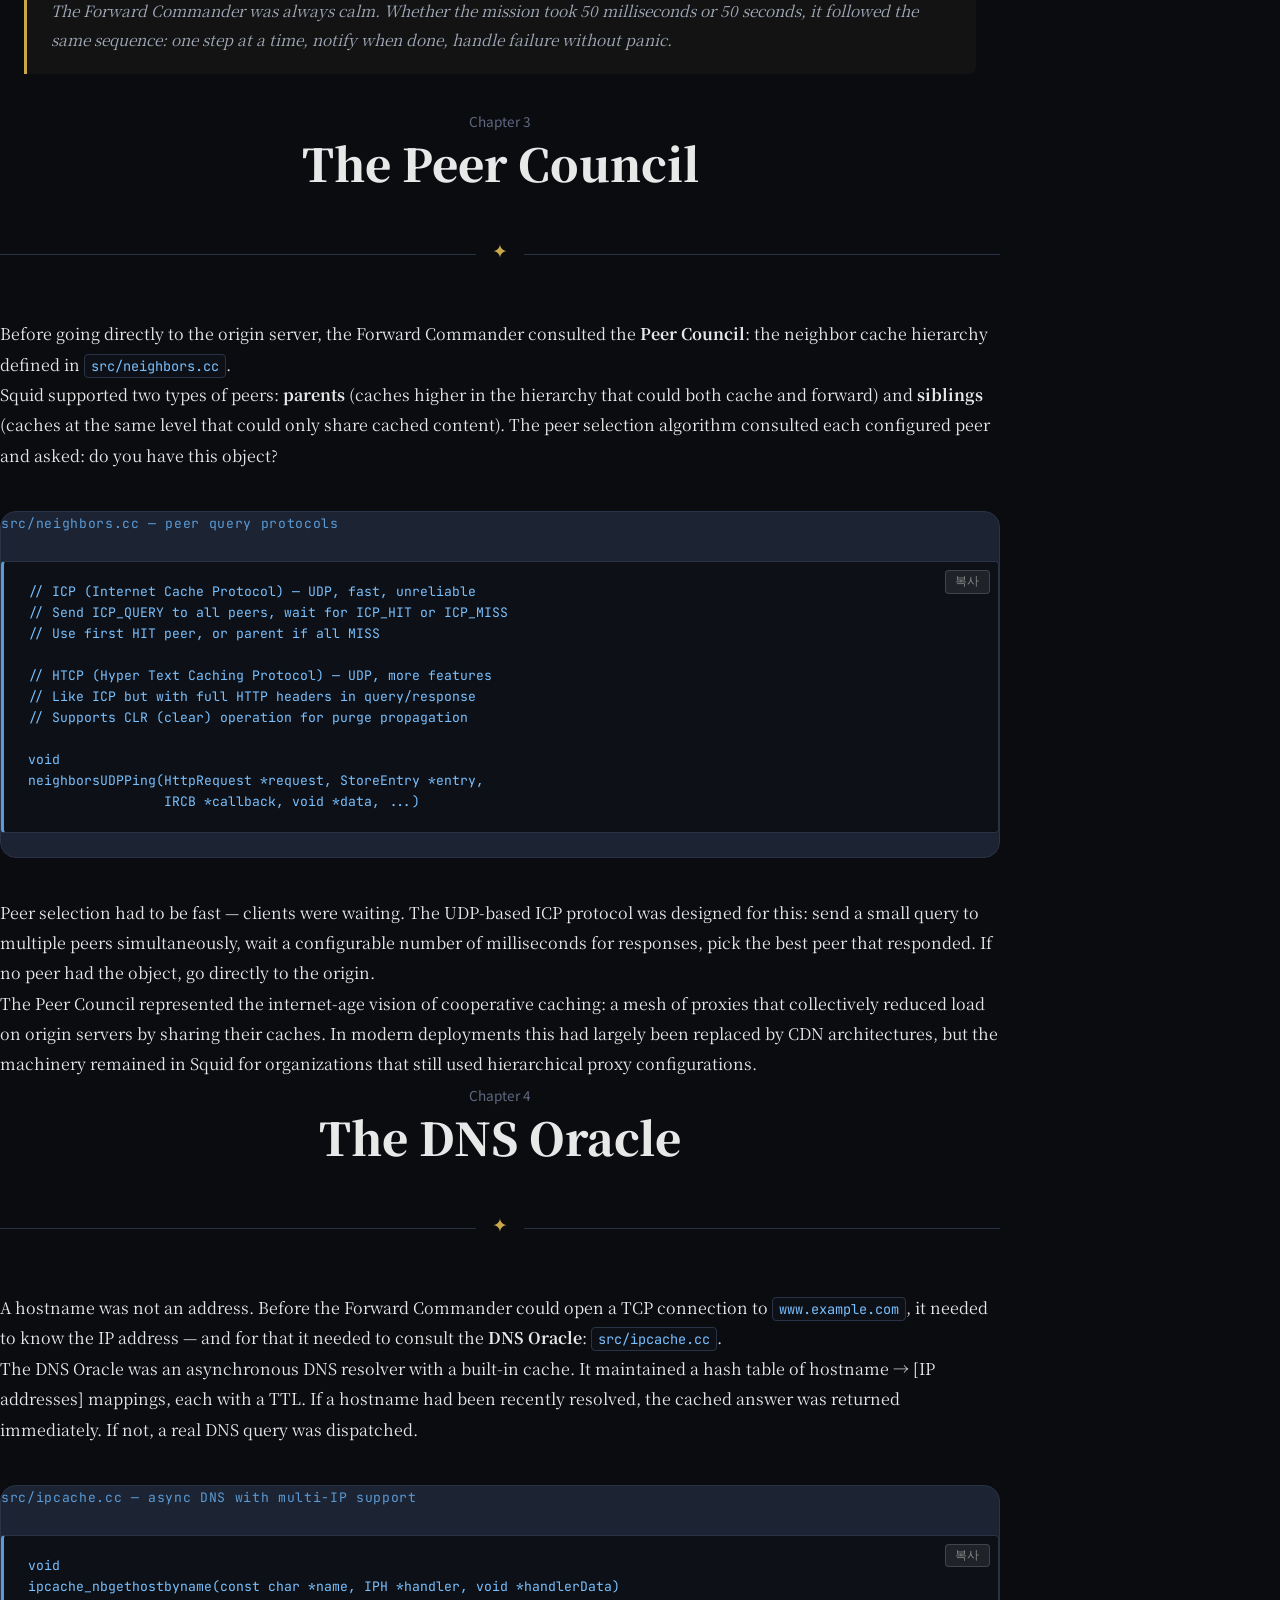
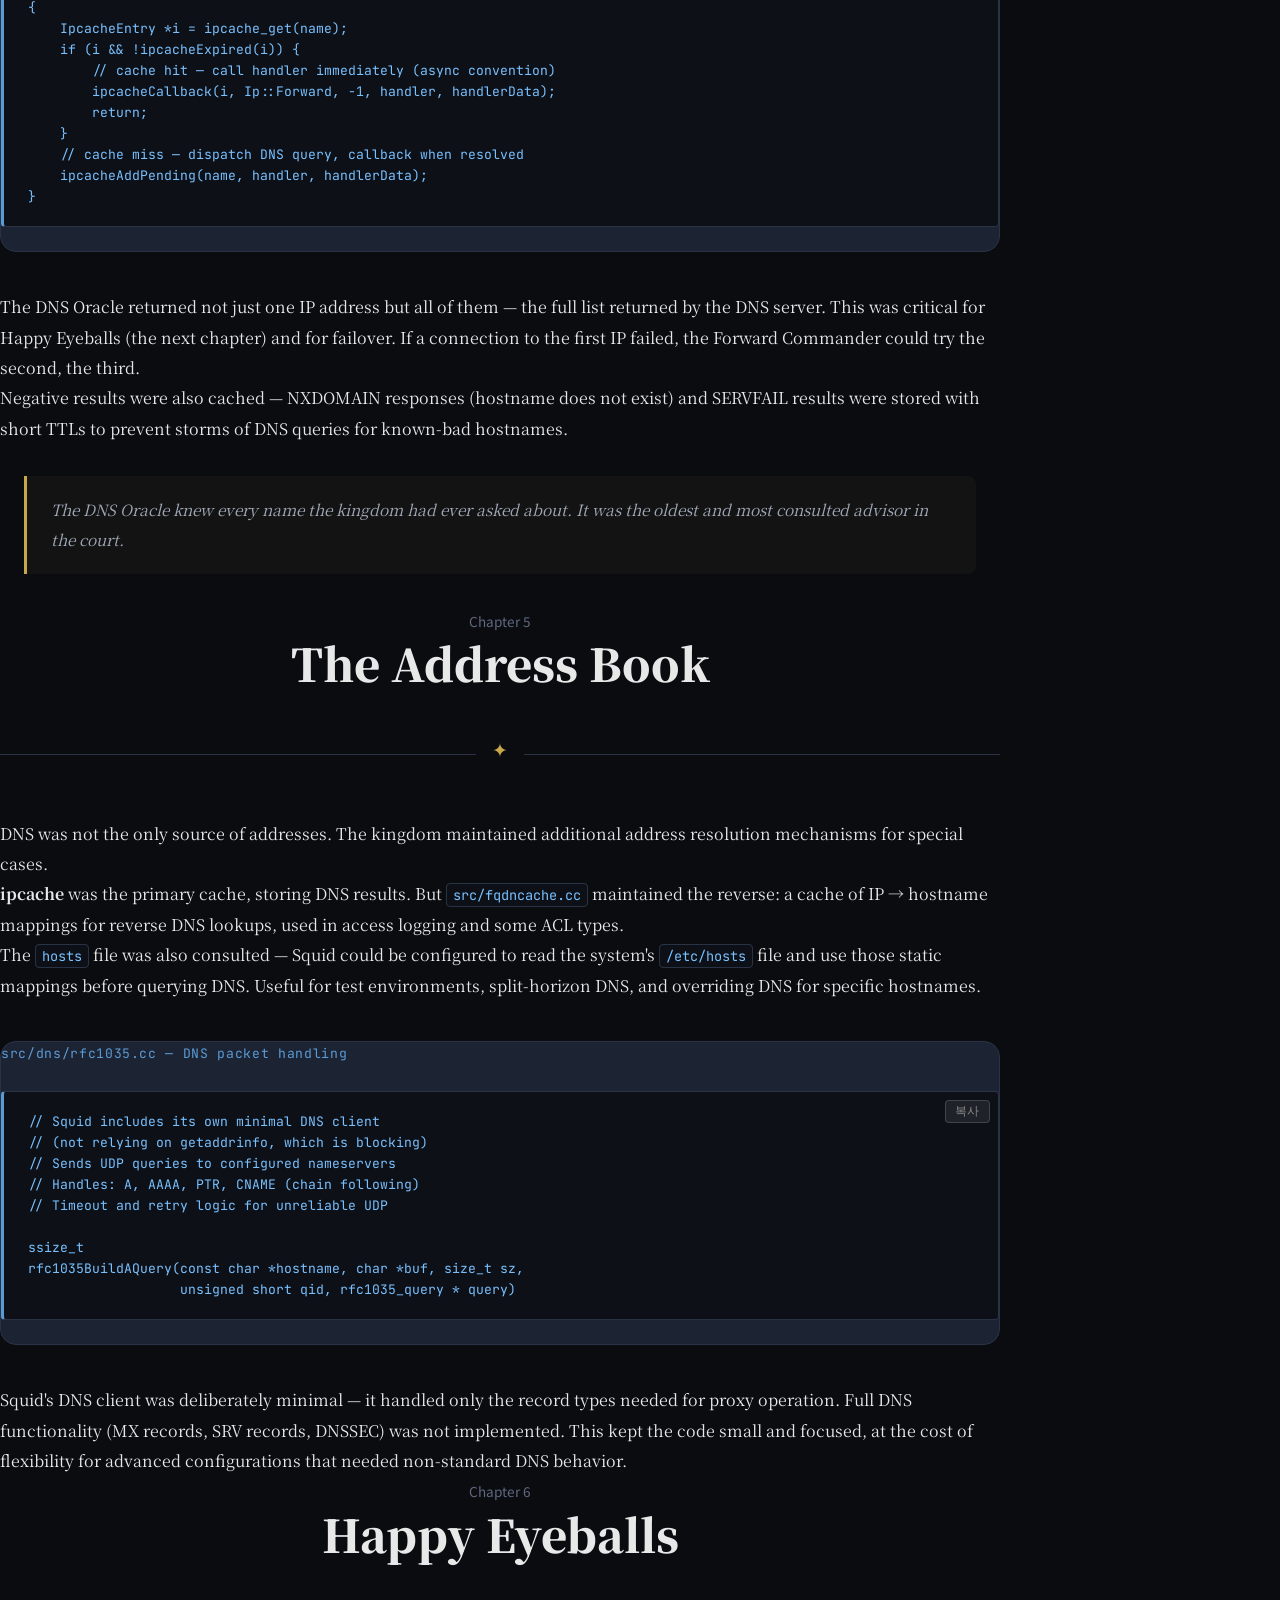
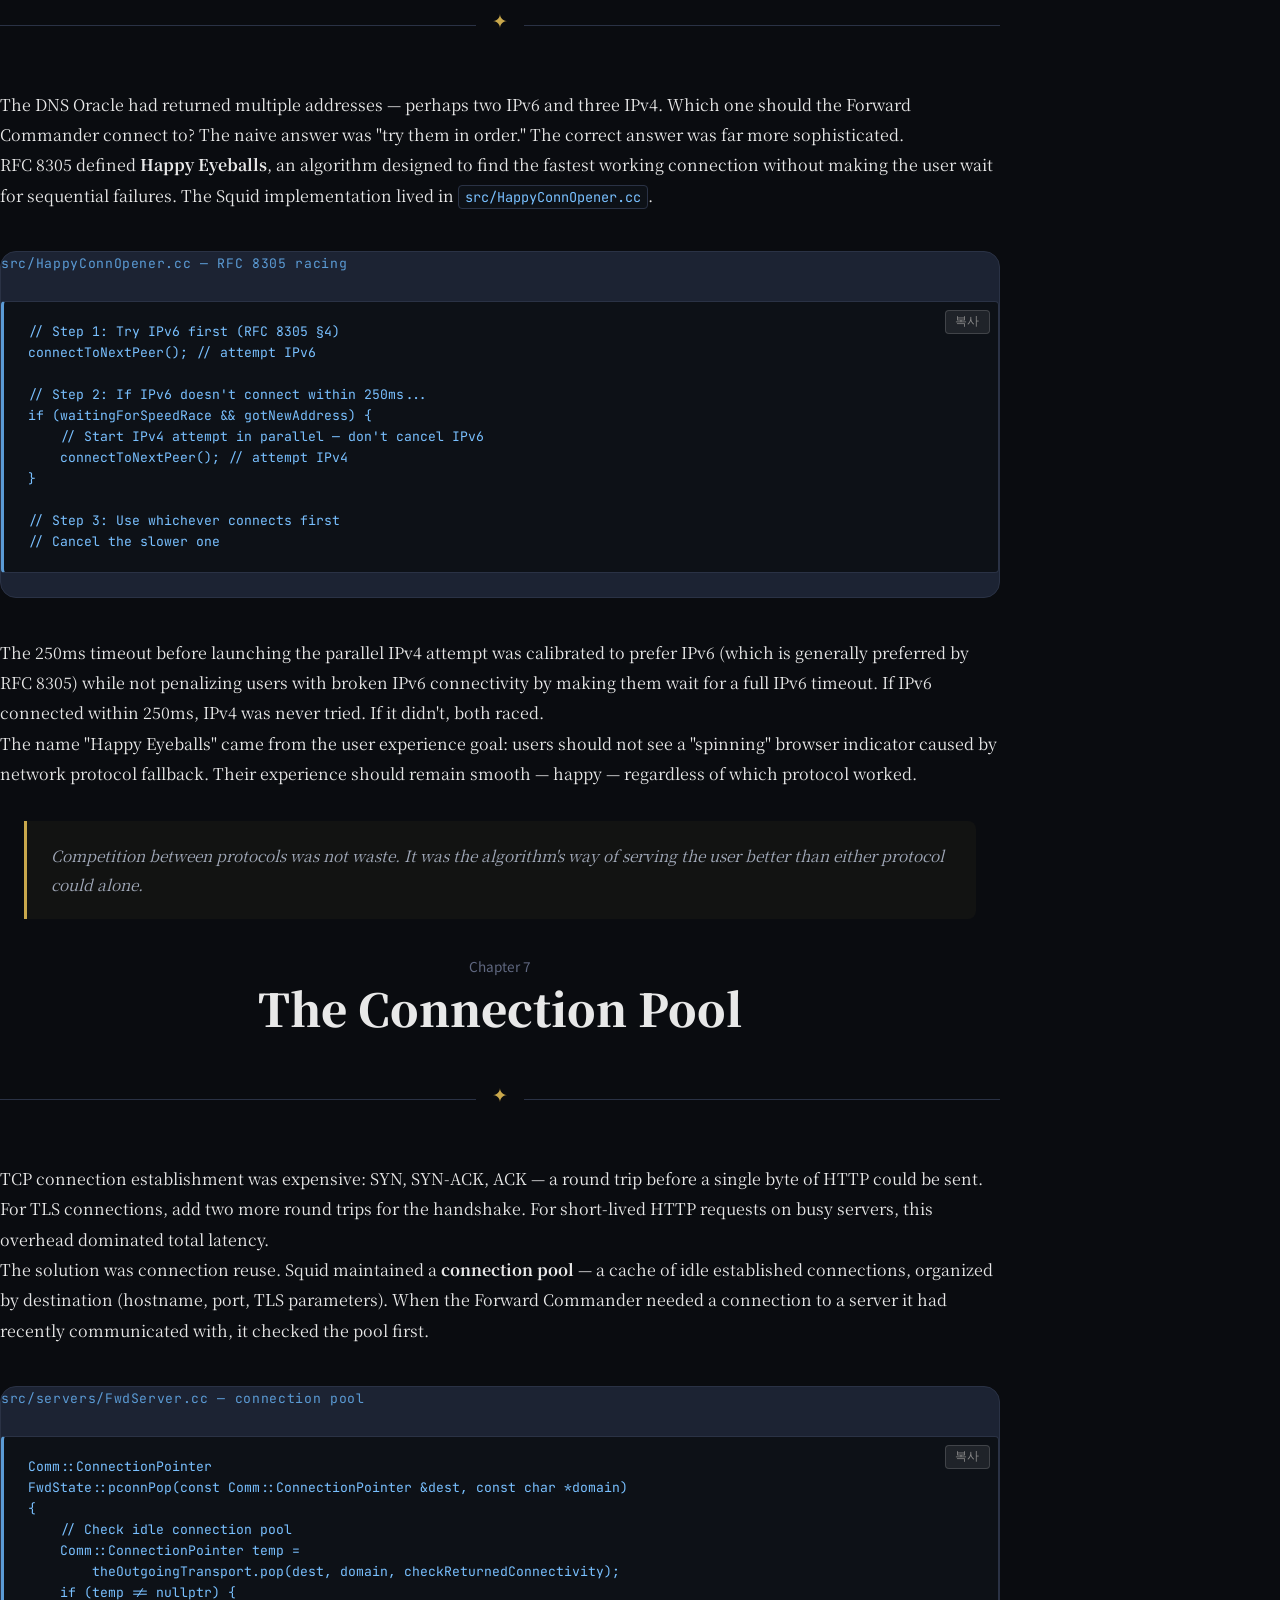
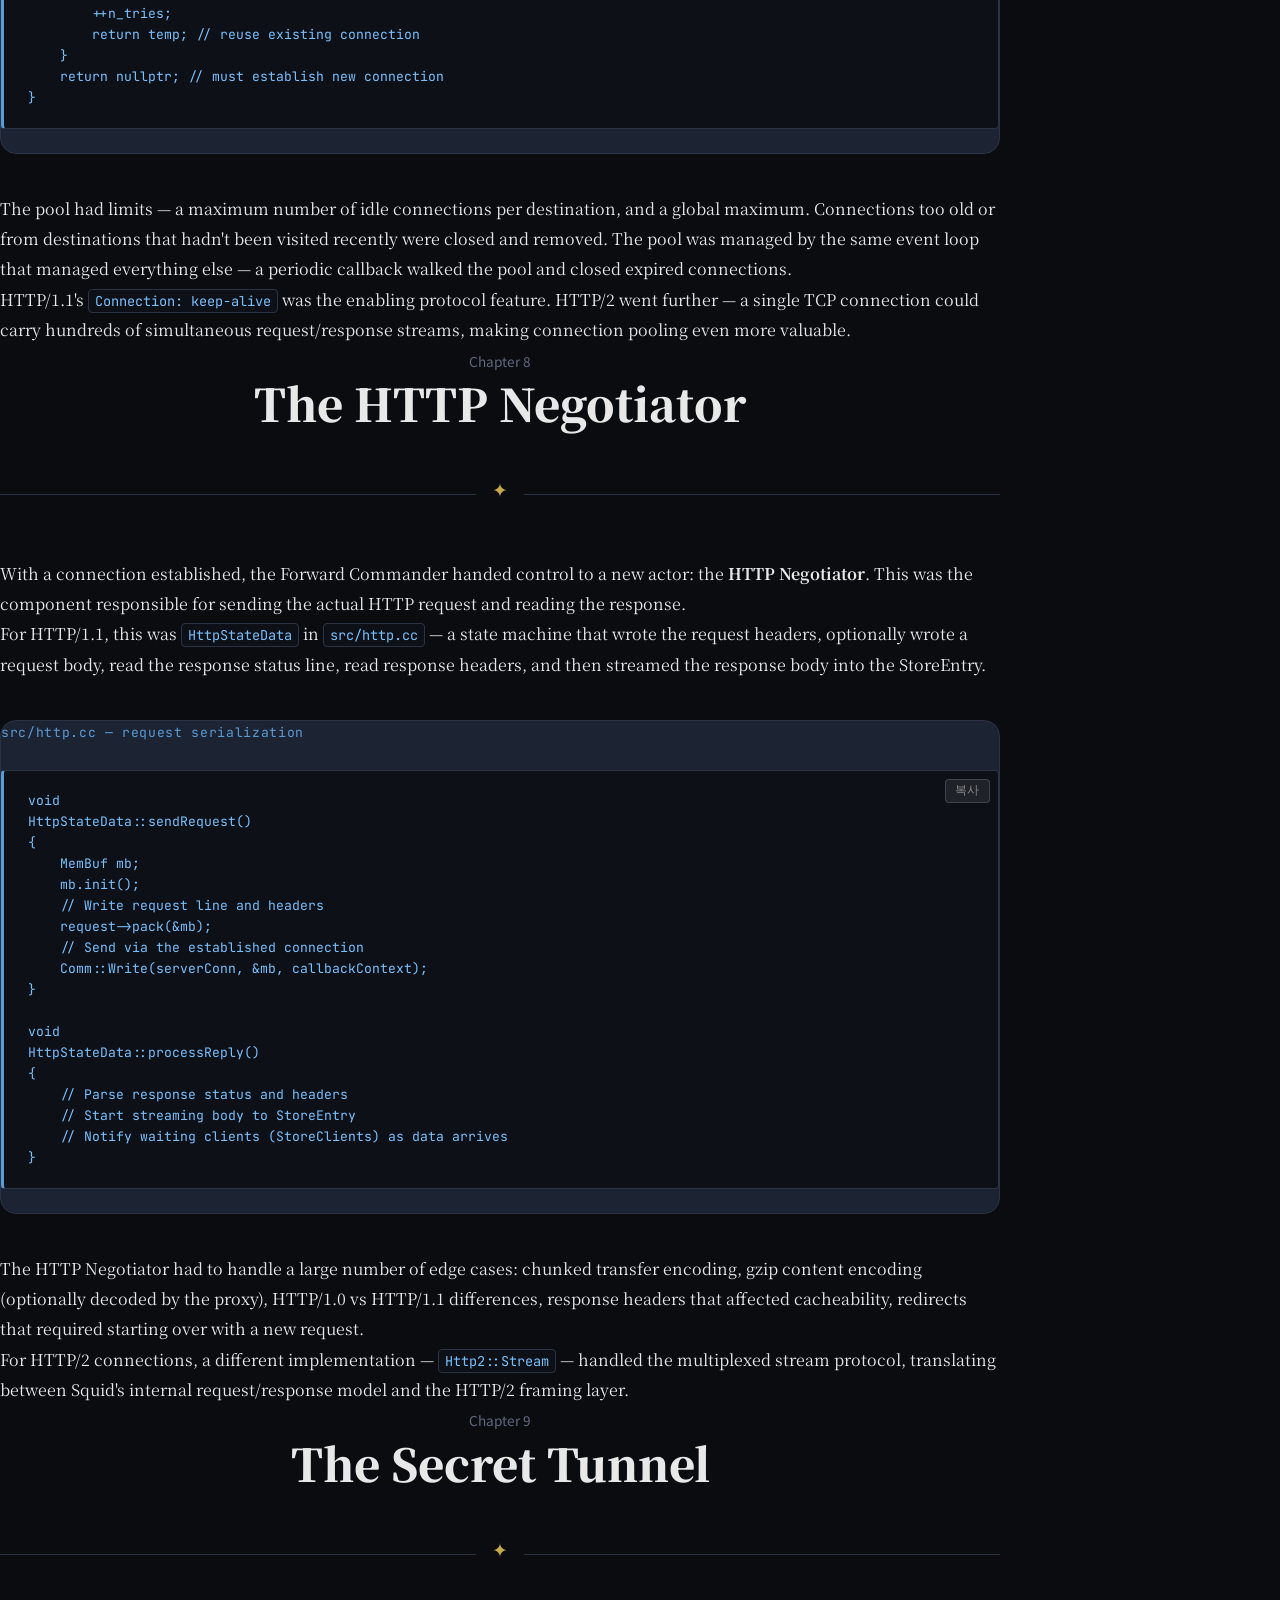
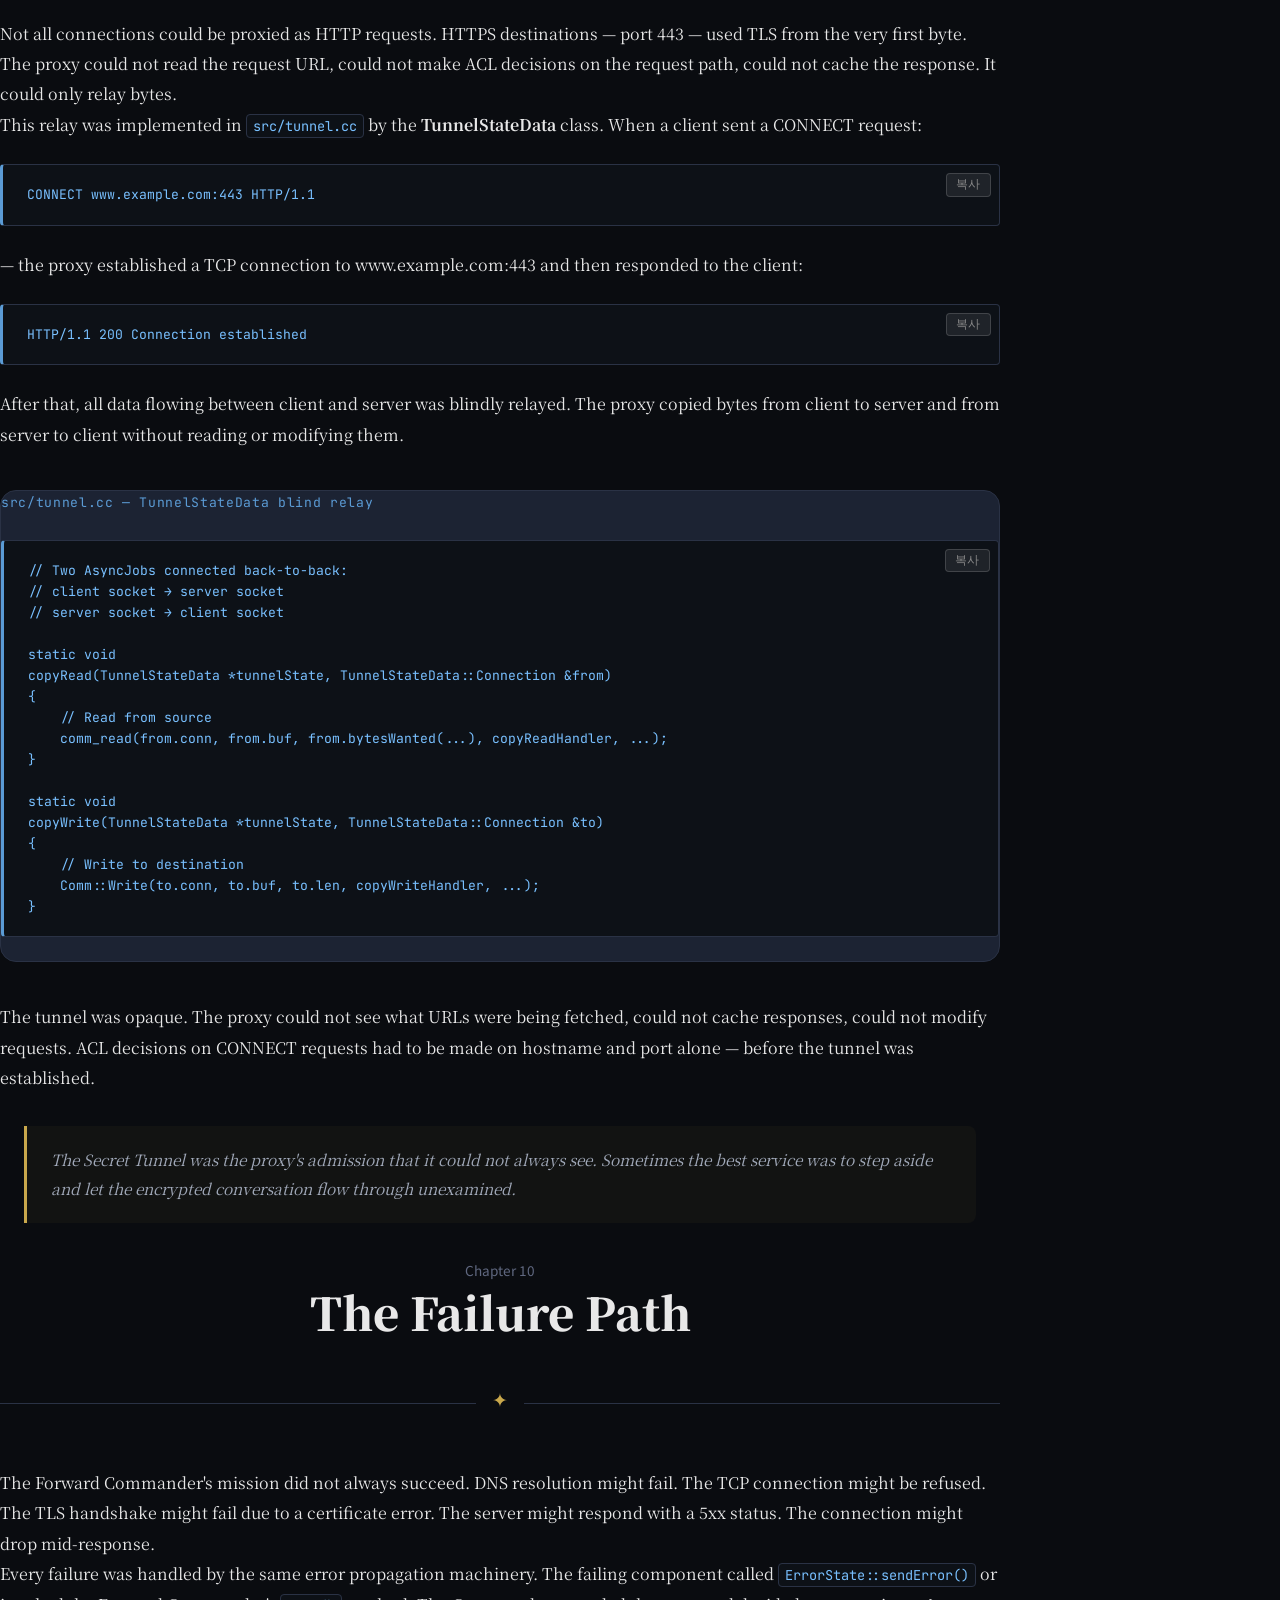
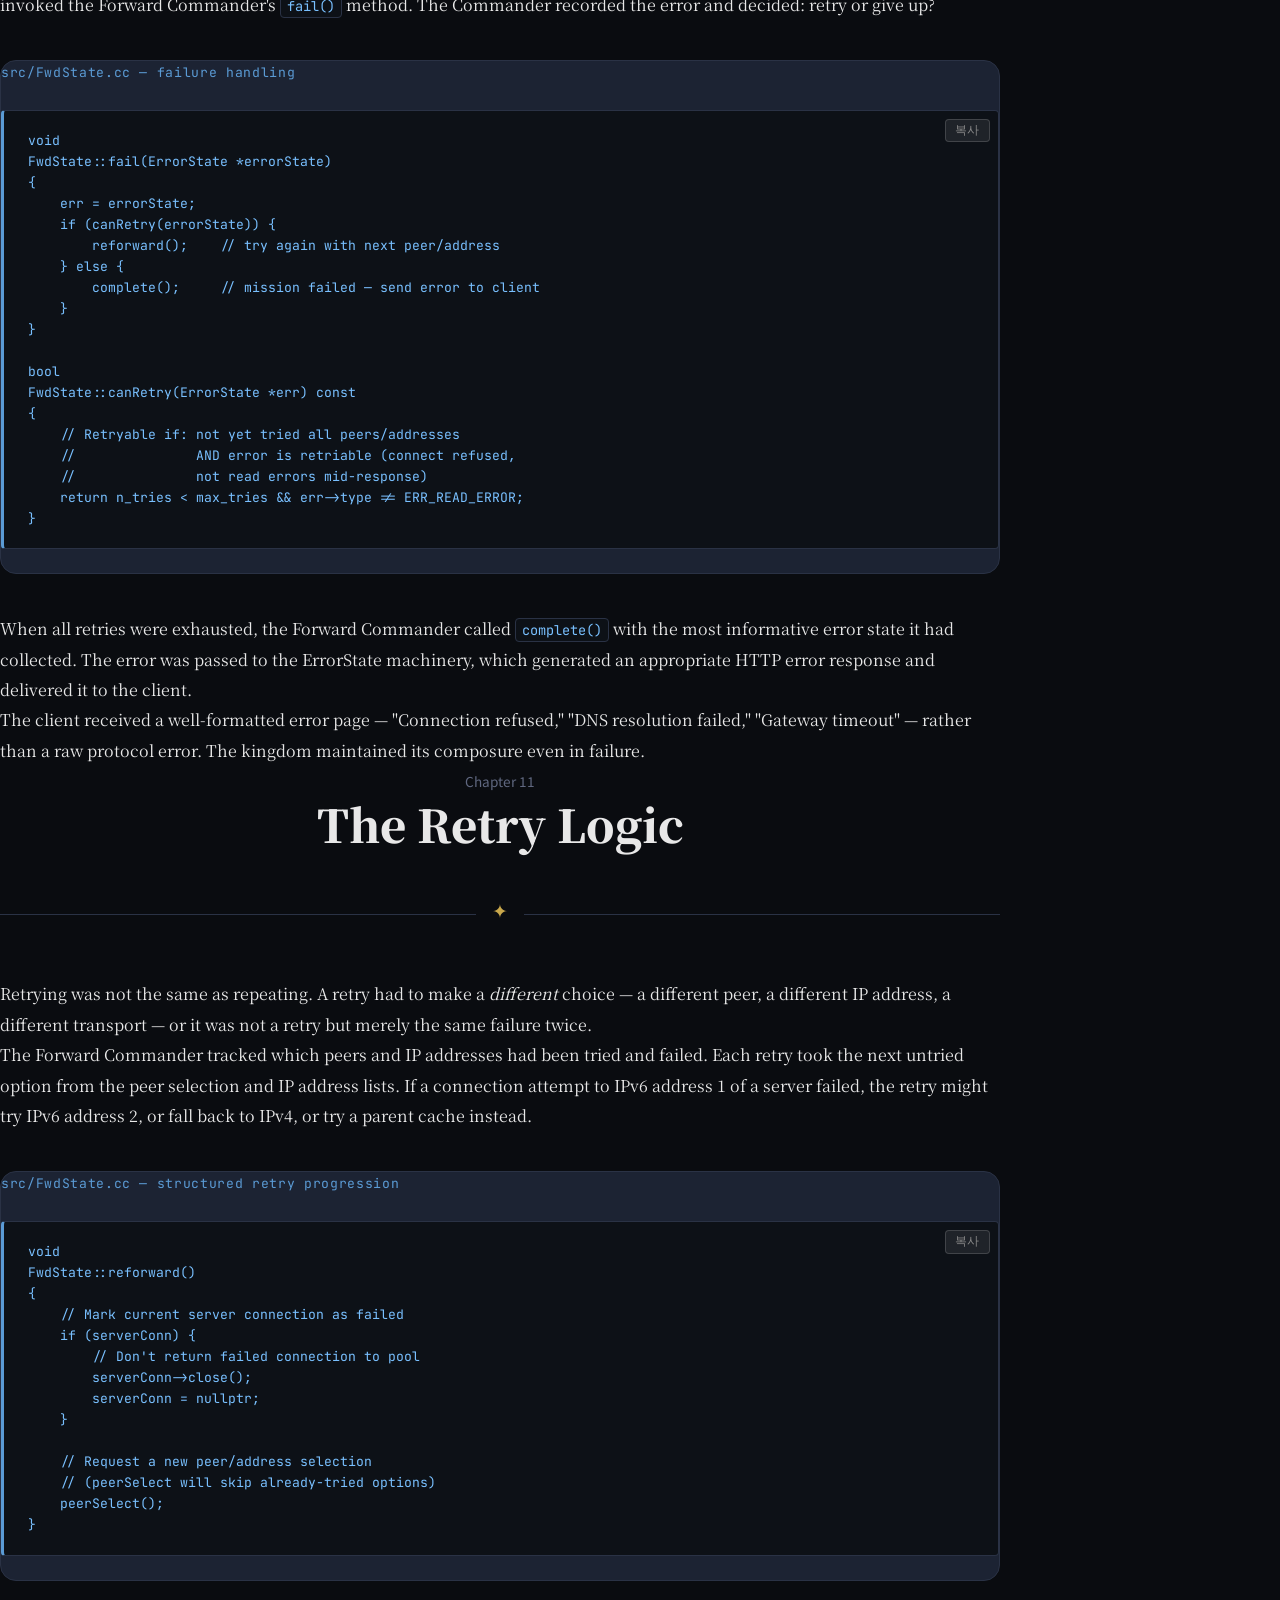
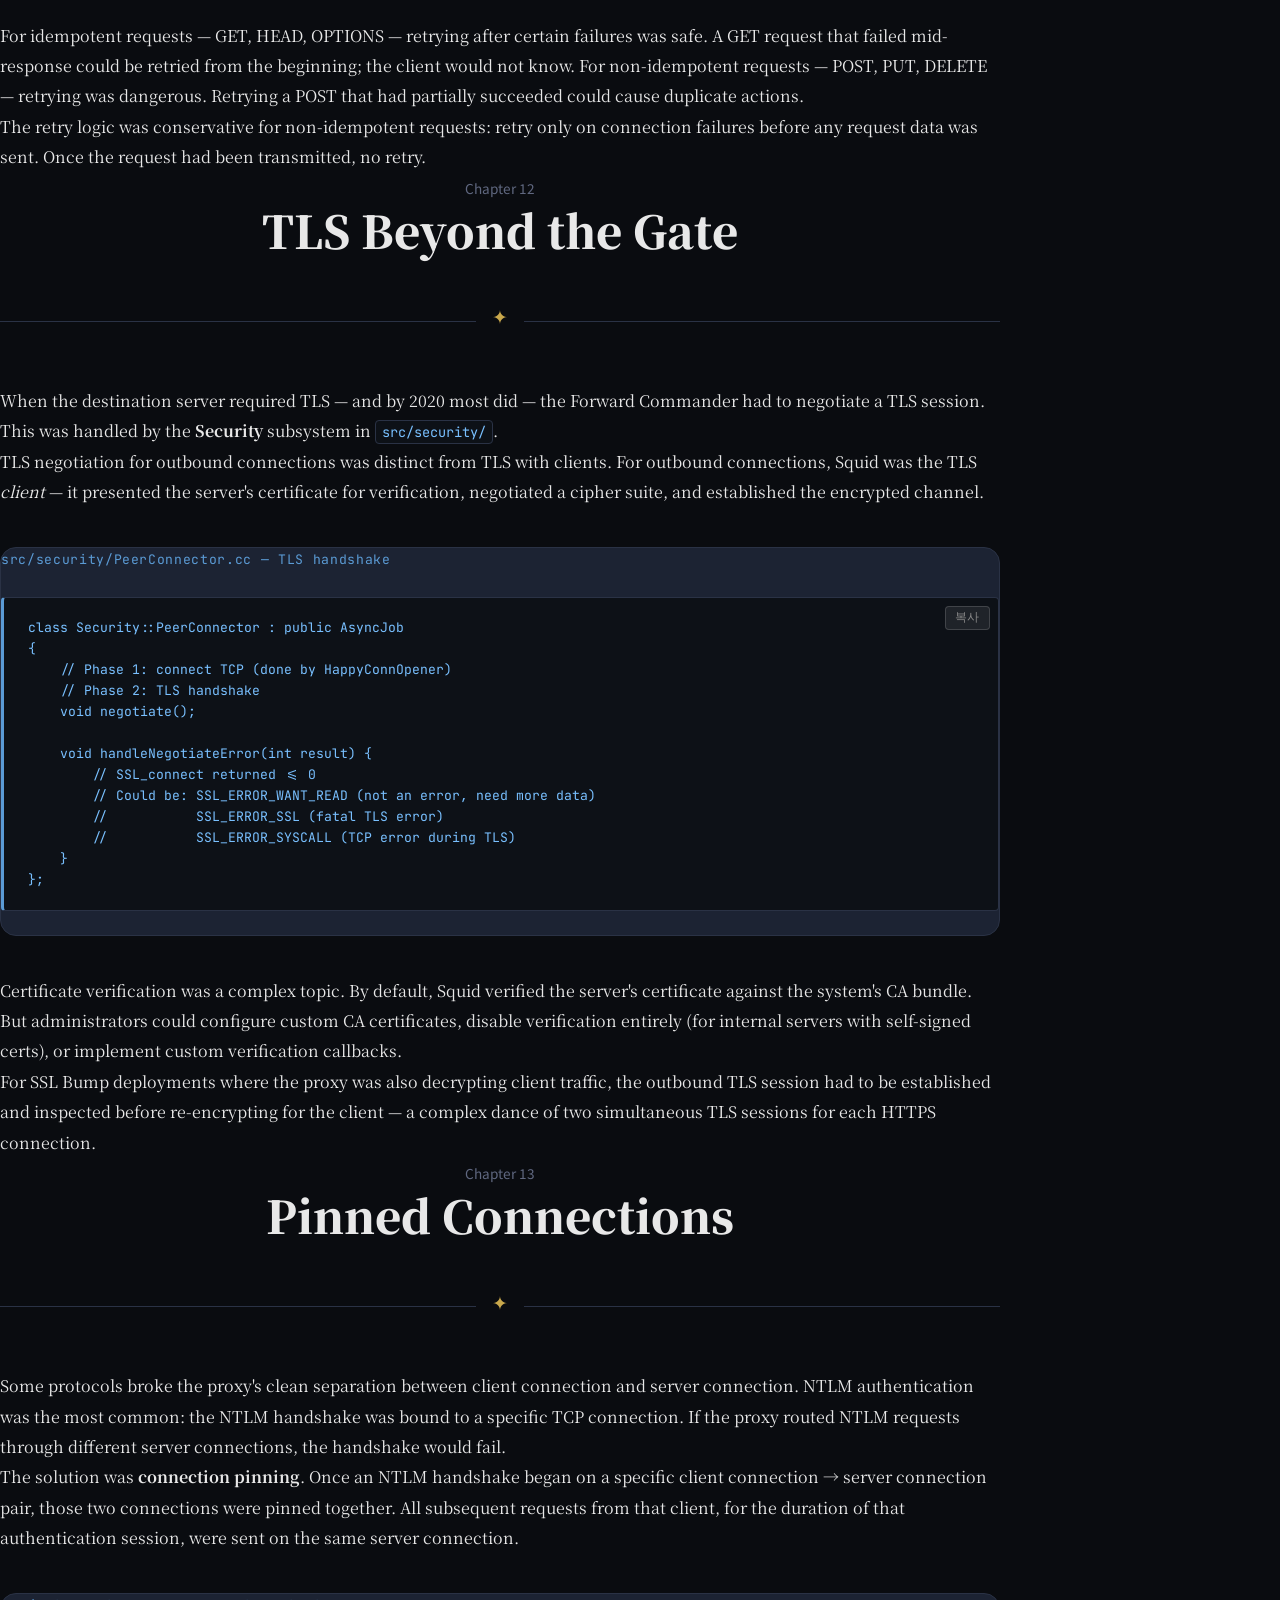
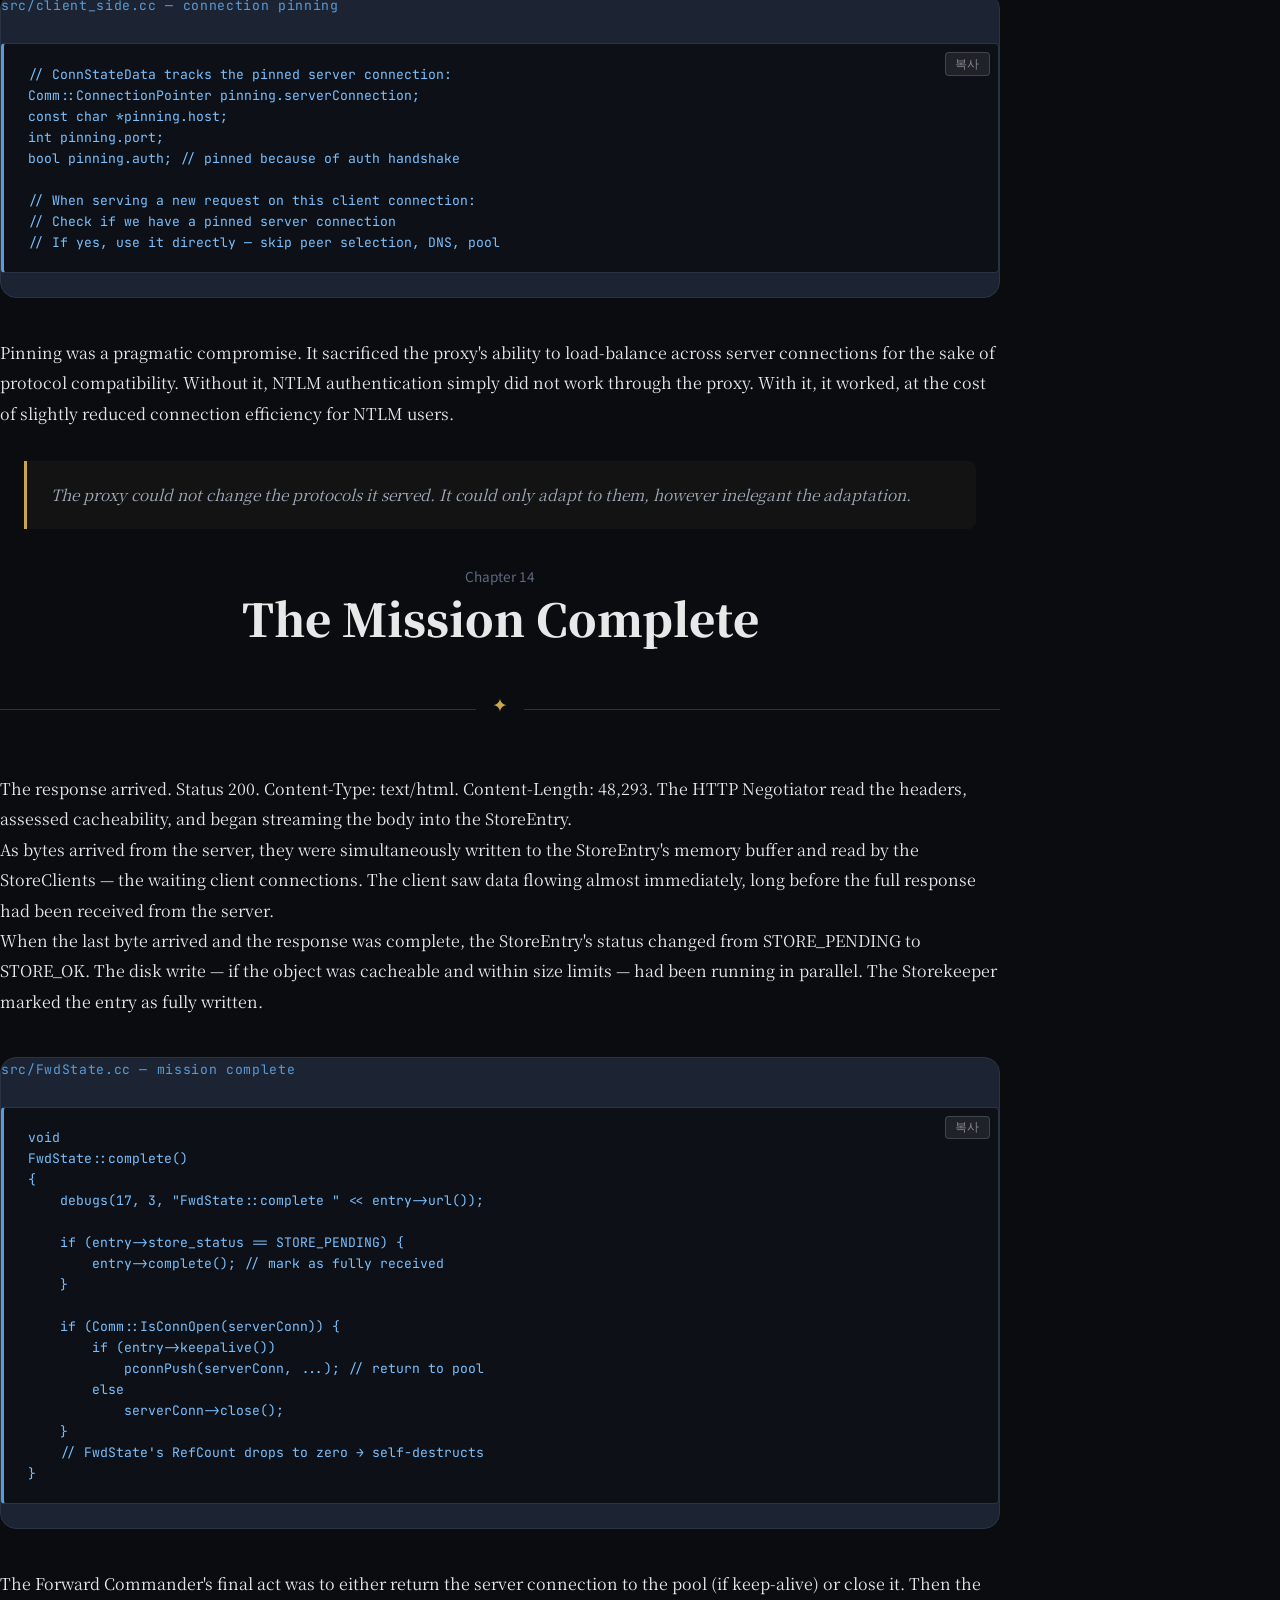
<file: en/vol4.html>
<!DOCTYPE html>
<html lang="en" data-volume="4">
<head>
  <meta charset="UTF-8"/>
  <meta name="viewport" content="width=device-width,initial-scale=1"/>
  <title>Vol.4 Beyond the Border — The Squid Epic</title>
  <link rel="stylesheet" href="../css/style.css"/>
</head>
<body>

<nav class="novel-topbar">
  <a href="index.html" class="topbar-back">← The Squid Epic</a>
  <div class="topbar-breadcrumb">
    <span class="topbar-vol">VOLUME 4</span>
    <span class="topbar-title">Beyond the Border</span>
  </div>
  <div class="lang-switcher">
    <span class="lang-btn active">EN</span>
    <a href="/vol4.html" class="lang-btn">KO</a>
  </div>
  <div class="progress-bar"><div class="progress-fill" id="progressFill"></div></div>
</nav>

<aside class="novel-sidebar" id="sidebar">
  <div class="sidebar-header">
    <div class="sidebar-vol">VOLUME 4</div>
    <div class="sidebar-title">Beyond the Border</div>
  </div>
  <nav class="sidebar-toc">
    <a href="#ch1" class="toc-item">Chapter 1 · The Cache Miss</a>
    <a href="#ch2" class="toc-item">Chapter 2 · The Forward Commander</a>
    <a href="#ch3" class="toc-item">Chapter 3 · The Peer Council</a>
    <a href="#ch4" class="toc-item">Chapter 4 · The DNS Oracle</a>
    <a href="#ch5" class="toc-item">Chapter 5 · The Address Book</a>
    <a href="#ch6" class="toc-item">Chapter 6 · Happy Eyeballs</a>
    <a href="#ch7" class="toc-item">Chapter 7 · The Connection Pool</a>
    <a href="#ch8" class="toc-item">Chapter 8 · The HTTP Negotiator</a>
    <a href="#ch9" class="toc-item">Chapter 9 · The Secret Tunnel</a>
    <a href="#ch10" class="toc-item">Chapter 10 · The Failure Path</a>
    <a href="#ch11" class="toc-item">Chapter 11 · The Retry Logic</a>
    <a href="#ch12" class="toc-item">Chapter 12 · TLS Beyond the Gate</a>
    <a href="#ch13" class="toc-item">Chapter 13 · Pinned Connections</a>
    <a href="#ch14" class="toc-item">Chapter 14 · The Mission Complete</a>
    <a href="#ch15" class="toc-item">Chapter 15 · The Road That Always Opens</a>
  </nav>
</aside>

<button class="sidebar-toggle" id="sidebarToggle" aria-label="Toggle sidebar">☰</button>

<main class="novel-main">

  <header class="vol-hero">
    <div class="vol-hero-num">VOLUME 4</div>
    <h1 class="vol-hero-title">Beyond the Border</h1>
    <p class="vol-hero-sub">Forwarding, Connections, and Tunnels</p>
    <p class="vol-hero-desc">
      Cache miss. The Forward Commander steps up. Consults the DNS Oracle,
      shouts to the peer caches, races IPv6 against IPv4,
      and sometimes digs a secret tunnel.
    </p>
  </header>

  <!-- Chapter 1 -->
  <article class="chapter" id="ch1">
    <div class="chapter-header">
      <span class="chapter-num">Chapter 1</span>
      <h2 class="chapter-title">The Cache Miss</h2>
    </div>
    <div class="chapter-body">
      <p>The Storekeeper had checked all three vaults. Memory: nothing. Disk: nothing. The object had never been fetched, or it had been fetched and forgotten. Either way, the answer was the same: <strong>MISS</strong>.</p>
      <p>The Freshness Oracle confirmed it — there was nothing to validate, nothing to refresh. The request had to leave the kingdom's borders and go to the open internet to fetch what was needed.</p>
      <p>This moment — the cache miss — was the proxy's most expensive operation. It required DNS resolution, TCP connection establishment, TLS negotiation, an HTTP request, a response, and the streaming of potentially megabytes of data back through the proxy to the client. Every cache hit avoided all of this. Every miss forced it.</p>

      <div class="tech-box">
        <div class="tech-box-title">src/client_side_request.cc — beginning the forward path</div>
        <pre><code>void
ClientHttpRequest::processMiss()
{
    // Create a new StoreEntry for this miss
    http-&gt;storeEntry(storeCreateEntry(...));

    // Hand off to the Forward Commander
    FwdState::Start(
        http-&gt;getConn()-&gt;clientConnection,
        http-&gt;storeEntry(),
        http-&gt;request,
        http-&gt;al
    );
}</code></pre>
      </div>

      <p>The Forward Commander received the baton. The mission had begun.</p>
    </div>
  </article>

  <!-- Chapter 2 -->
  <article class="chapter" id="ch2">
    <div class="chapter-header">
      <span class="chapter-num">Chapter 2</span>
      <h2 class="chapter-title">The Forward Commander</h2>
    </div>
    <div class="chapter-body">
      <p><strong>FwdState</strong>, implemented in <code>src/FwdState.cc</code>, was the Forward Commander — the coordinator of everything required to fetch a response from beyond the proxy's borders. Its job was to orchestrate a complex sequence of async operations and deliver a result to the waiting StoreEntry.</p>
      <p>The Commander's lifecycle had a clear progression: peer selection → DNS resolution → connection establishment → HTTP request dispatch → response streaming → completion (or failure and retry).</p>

      <div class="tech-box">
        <div class="tech-box-title">src/FwdState.cc — state machine overview</div>
        <pre><code>class FwdState {
    // Phase 1: Where do we send this?
    void peerSelect();           // ask neighbors.cc

    // Phase 2: What is the IP address?
    // (done implicitly by HappyConnOpener via ipcache)

    // Phase 3: Connect
    void connectStart();         // spawn HappyConnOpener
    void noteConnection(...);    // connection established callback

    // Phase 4: Send request, receive response
    void dispatch();             // hand to serverConnection

    // Phase 5: Done or retry
    void complete();
    void reforward();
};</code></pre>
      </div>

      <p>The Commander was an <strong>AsyncJob</strong> — it registered itself with the event loop, yielded control between phases, and was garbage-collected by the RefCount machinery when its mission ended. It held a CbcPointer to the StoreEntry to detect if the entry had been purged while the forward was in progress.</p>
      <blockquote class="inner-voice">The Forward Commander was always calm. Whether the mission took 50 milliseconds or 50 seconds, it followed the same sequence: one step at a time, notify when done, handle failure without panic.</blockquote>
    </div>
  </article>

  <!-- Chapter 3 -->
  <article class="chapter" id="ch3">
    <div class="chapter-header">
      <span class="chapter-num">Chapter 3</span>
      <h2 class="chapter-title">The Peer Council</h2>
    </div>
    <div class="chapter-body">
      <p>Before going directly to the origin server, the Forward Commander consulted the <strong>Peer Council</strong>: the neighbor cache hierarchy defined in <code>src/neighbors.cc</code>.</p>
      <p>Squid supported two types of peers: <strong>parents</strong> (caches higher in the hierarchy that could both cache and forward) and <strong>siblings</strong> (caches at the same level that could only share cached content). The peer selection algorithm consulted each configured peer and asked: do you have this object?</p>

      <div class="tech-box">
        <div class="tech-box-title">src/neighbors.cc — peer query protocols</div>
        <pre><code>// ICP (Internet Cache Protocol) — UDP, fast, unreliable
// Send ICP_QUERY to all peers, wait for ICP_HIT or ICP_MISS
// Use first HIT peer, or parent if all MISS

// HTCP (Hyper Text Caching Protocol) — UDP, more features
// Like ICP but with full HTTP headers in query/response
// Supports CLR (clear) operation for purge propagation

void
neighborsUDPPing(HttpRequest *request, StoreEntry *entry,
                 IRCB *callback, void *data, ...)</code></pre>
      </div>

      <p>Peer selection had to be fast — clients were waiting. The UDP-based ICP protocol was designed for this: send a small query to multiple peers simultaneously, wait a configurable number of milliseconds for responses, pick the best peer that responded. If no peer had the object, go directly to the origin.</p>
      <p>The Peer Council represented the internet-age vision of cooperative caching: a mesh of proxies that collectively reduced load on origin servers by sharing their caches. In modern deployments this had largely been replaced by CDN architectures, but the machinery remained in Squid for organizations that still used hierarchical proxy configurations.</p>
    </div>
  </article>

  <!-- Chapter 4 -->
  <article class="chapter" id="ch4">
    <div class="chapter-header">
      <span class="chapter-num">Chapter 4</span>
      <h2 class="chapter-title">The DNS Oracle</h2>
    </div>
    <div class="chapter-body">
      <p>A hostname was not an address. Before the Forward Commander could open a TCP connection to <code>www.example.com</code>, it needed to know the IP address — and for that it needed to consult the <strong>DNS Oracle</strong>: <code>src/ipcache.cc</code>.</p>
      <p>The DNS Oracle was an asynchronous DNS resolver with a built-in cache. It maintained a hash table of hostname → [IP addresses] mappings, each with a TTL. If a hostname had been recently resolved, the cached answer was returned immediately. If not, a real DNS query was dispatched.</p>

      <div class="tech-box">
        <div class="tech-box-title">src/ipcache.cc — async DNS with multi-IP support</div>
        <pre><code>void
ipcache_nbgethostbyname(const char *name, IPH *handler, void *handlerData)
{
    IpcacheEntry *i = ipcache_get(name);
    if (i &amp;&amp; !ipcacheExpired(i)) {
        // cache hit — call handler immediately (async convention)
        ipcacheCallback(i, Ip::Forward, -1, handler, handlerData);
        return;
    }
    // cache miss — dispatch DNS query, callback when resolved
    ipcacheAddPending(name, handler, handlerData);
}</code></pre>
      </div>

      <p>The DNS Oracle returned not just one IP address but all of them — the full list returned by the DNS server. This was critical for Happy Eyeballs (the next chapter) and for failover. If a connection to the first IP failed, the Forward Commander could try the second, the third.</p>
      <p>Negative results were also cached — NXDOMAIN responses (hostname does not exist) and SERVFAIL results were stored with short TTLs to prevent storms of DNS queries for known-bad hostnames.</p>
      <blockquote class="inner-voice">The DNS Oracle knew every name the kingdom had ever asked about. It was the oldest and most consulted advisor in the court.</blockquote>
    </div>
  </article>

  <!-- Chapter 5 -->
  <article class="chapter" id="ch5">
    <div class="chapter-header">
      <span class="chapter-num">Chapter 5</span>
      <h2 class="chapter-title">The Address Book</h2>
    </div>
    <div class="chapter-body">
      <p>DNS was not the only source of addresses. The kingdom maintained additional address resolution mechanisms for special cases.</p>
      <p><strong>ipcache</strong> was the primary cache, storing DNS results. But <code>src/fqdncache.cc</code> maintained the reverse: a cache of IP → hostname mappings for reverse DNS lookups, used in access logging and some ACL types.</p>
      <p>The <code>hosts</code> file was also consulted — Squid could be configured to read the system's <code>/etc/hosts</code> file and use those static mappings before querying DNS. Useful for test environments, split-horizon DNS, and overriding DNS for specific hostnames.</p>

      <div class="tech-box">
        <div class="tech-box-title">src/dns/rfc1035.cc — DNS packet handling</div>
        <pre><code>// Squid includes its own minimal DNS client
// (not relying on getaddrinfo, which is blocking)
// Sends UDP queries to configured nameservers
// Handles: A, AAAA, PTR, CNAME (chain following)
// Timeout and retry logic for unreliable UDP

ssize_t
rfc1035BuildAQuery(const char *hostname, char *buf, size_t sz,
                   unsigned short qid, rfc1035_query * query)</code></pre>
      </div>

      <p>Squid's DNS client was deliberately minimal — it handled only the record types needed for proxy operation. Full DNS functionality (MX records, SRV records, DNSSEC) was not implemented. This kept the code small and focused, at the cost of flexibility for advanced configurations that needed non-standard DNS behavior.</p>
    </div>
  </article>

  <!-- Chapter 6 -->
  <article class="chapter" id="ch6">
    <div class="chapter-header">
      <span class="chapter-num">Chapter 6</span>
      <h2 class="chapter-title">Happy Eyeballs</h2>
    </div>
    <div class="chapter-body">
      <p>The DNS Oracle had returned multiple addresses — perhaps two IPv6 and three IPv4. Which one should the Forward Commander connect to? The naive answer was "try them in order." The correct answer was far more sophisticated.</p>
      <p>RFC 8305 defined <strong>Happy Eyeballs</strong>, an algorithm designed to find the fastest working connection without making the user wait for sequential failures. The Squid implementation lived in <code>src/HappyConnOpener.cc</code>.</p>

      <div class="tech-box">
        <div class="tech-box-title">src/HappyConnOpener.cc — RFC 8305 racing</div>
        <pre><code>// Step 1: Try IPv6 first (RFC 8305 §4)
connectToNextPeer(); // attempt IPv6

// Step 2: If IPv6 doesn't connect within 250ms...
if (waitingForSpeedRace &amp;&amp; gotNewAddress) {
    // Start IPv4 attempt in parallel — don't cancel IPv6
    connectToNextPeer(); // attempt IPv4
}

// Step 3: Use whichever connects first
// Cancel the slower one</code></pre>
      </div>

      <p>The 250ms timeout before launching the parallel IPv4 attempt was calibrated to prefer IPv6 (which is generally preferred by RFC 8305) while not penalizing users with broken IPv6 connectivity by making them wait for a full IPv6 timeout. If IPv6 connected within 250ms, IPv4 was never tried. If it didn't, both raced.</p>
      <p>The name "Happy Eyeballs" came from the user experience goal: users should not see a "spinning" browser indicator caused by network protocol fallback. Their experience should remain smooth — happy — regardless of which protocol worked.</p>
      <blockquote class="inner-voice">Competition between protocols was not waste. It was the algorithm's way of serving the user better than either protocol could alone.</blockquote>
    </div>
  </article>

  <!-- Chapter 7 -->
  <article class="chapter" id="ch7">
    <div class="chapter-header">
      <span class="chapter-num">Chapter 7</span>
      <h2 class="chapter-title">The Connection Pool</h2>
    </div>
    <div class="chapter-body">
      <p>TCP connection establishment was expensive: SYN, SYN-ACK, ACK — a round trip before a single byte of HTTP could be sent. For TLS connections, add two more round trips for the handshake. For short-lived HTTP requests on busy servers, this overhead dominated total latency.</p>
      <p>The solution was connection reuse. Squid maintained a <strong>connection pool</strong> — a cache of idle established connections, organized by destination (hostname, port, TLS parameters). When the Forward Commander needed a connection to a server it had recently communicated with, it checked the pool first.</p>

      <div class="tech-box">
        <div class="tech-box-title">src/servers/FwdServer.cc — connection pool</div>
        <pre><code>Comm::ConnectionPointer
FwdState::pconnPop(const Comm::ConnectionPointer &amp;dest, const char *domain)
{
    // Check idle connection pool
    Comm::ConnectionPointer temp =
        theOutgoingTransport.pop(dest, domain, checkReturnedConnectivity);
    if (temp != nullptr) {
        ++n_tries;
        return temp; // reuse existing connection
    }
    return nullptr; // must establish new connection
}</code></pre>
      </div>

      <p>The pool had limits — a maximum number of idle connections per destination, and a global maximum. Connections too old or from destinations that hadn't been visited recently were closed and removed. The pool was managed by the same event loop that managed everything else — a periodic callback walked the pool and closed expired connections.</p>
      <p>HTTP/1.1's <code>Connection: keep-alive</code> was the enabling protocol feature. HTTP/2 went further — a single TCP connection could carry hundreds of simultaneous request/response streams, making connection pooling even more valuable.</p>
    </div>
  </article>

  <!-- Chapter 8 -->
  <article class="chapter" id="ch8">
    <div class="chapter-header">
      <span class="chapter-num">Chapter 8</span>
      <h2 class="chapter-title">The HTTP Negotiator</h2>
    </div>
    <div class="chapter-body">
      <p>With a connection established, the Forward Commander handed control to a new actor: the <strong>HTTP Negotiator</strong>. This was the component responsible for sending the actual HTTP request and reading the response.</p>
      <p>For HTTP/1.1, this was <code>HttpStateData</code> in <code>src/http.cc</code> — a state machine that wrote the request headers, optionally wrote a request body, read the response status line, read response headers, and then streamed the response body into the StoreEntry.</p>

      <div class="tech-box">
        <div class="tech-box-title">src/http.cc — request serialization</div>
        <pre><code>void
HttpStateData::sendRequest()
{
    MemBuf mb;
    mb.init();
    // Write request line and headers
    request-&gt;pack(&amp;mb);
    // Send via the established connection
    Comm::Write(serverConn, &amp;mb, callbackContext);
}

void
HttpStateData::processReply()
{
    // Parse response status and headers
    // Start streaming body to StoreEntry
    // Notify waiting clients (StoreClients) as data arrives
}</code></pre>
      </div>

      <p>The HTTP Negotiator had to handle a large number of edge cases: chunked transfer encoding, gzip content encoding (optionally decoded by the proxy), HTTP/1.0 vs HTTP/1.1 differences, response headers that affected cacheability, redirects that required starting over with a new request.</p>
      <p>For HTTP/2 connections, a different implementation — <code>Http2::Stream</code> — handled the multiplexed stream protocol, translating between Squid's internal request/response model and the HTTP/2 framing layer.</p>
    </div>
  </article>

  <!-- Chapter 9 -->
  <article class="chapter" id="ch9">
    <div class="chapter-header">
      <span class="chapter-num">Chapter 9</span>
      <h2 class="chapter-title">The Secret Tunnel</h2>
    </div>
    <div class="chapter-body">
      <p>Not all connections could be proxied as HTTP requests. HTTPS destinations — port 443 — used TLS from the very first byte. The proxy could not read the request URL, could not make ACL decisions on the request path, could not cache the response. It could only relay bytes.</p>
      <p>This relay was implemented in <code>src/tunnel.cc</code> by the <strong>TunnelStateData</strong> class. When a client sent a CONNECT request:</p>
      <pre class="inline-code">CONNECT www.example.com:443 HTTP/1.1</pre>
      <p>— the proxy established a TCP connection to www.example.com:443 and then responded to the client:</p>
      <pre class="inline-code">HTTP/1.1 200 Connection established</pre>
      <p>After that, all data flowing between client and server was blindly relayed. The proxy copied bytes from client to server and from server to client without reading or modifying them.</p>

      <div class="tech-box">
        <div class="tech-box-title">src/tunnel.cc — TunnelStateData blind relay</div>
        <pre><code>// Two AsyncJobs connected back-to-back:
// client socket → server socket
// server socket → client socket

static void
copyRead(TunnelStateData *tunnelState, TunnelStateData::Connection &amp;from)
{
    // Read from source
    comm_read(from.conn, from.buf, from.bytesWanted(...), copyReadHandler, ...);
}

static void
copyWrite(TunnelStateData *tunnelState, TunnelStateData::Connection &amp;to)
{
    // Write to destination
    Comm::Write(to.conn, to.buf, to.len, copyWriteHandler, ...);
}</code></pre>
      </div>

      <p>The tunnel was opaque. The proxy could not see what URLs were being fetched, could not cache responses, could not modify requests. ACL decisions on CONNECT requests had to be made on hostname and port alone — before the tunnel was established.</p>
      <blockquote class="inner-voice">The Secret Tunnel was the proxy's admission that it could not always see. Sometimes the best service was to step aside and let the encrypted conversation flow through unexamined.</blockquote>
    </div>
  </article>

  <!-- Chapter 10 -->
  <article class="chapter" id="ch10">
    <div class="chapter-header">
      <span class="chapter-num">Chapter 10</span>
      <h2 class="chapter-title">The Failure Path</h2>
    </div>
    <div class="chapter-body">
      <p>The Forward Commander's mission did not always succeed. DNS resolution might fail. The TCP connection might be refused. The TLS handshake might fail due to a certificate error. The server might respond with a 5xx status. The connection might drop mid-response.</p>
      <p>Every failure was handled by the same error propagation machinery. The failing component called <code>ErrorState::sendError()</code> or invoked the Forward Commander's <code>fail()</code> method. The Commander recorded the error and decided: retry or give up?</p>

      <div class="tech-box">
        <div class="tech-box-title">src/FwdState.cc — failure handling</div>
        <pre><code>void
FwdState::fail(ErrorState *errorState)
{
    err = errorState;
    if (canRetry(errorState)) {
        reforward();    // try again with next peer/address
    } else {
        complete();     // mission failed — send error to client
    }
}

bool
FwdState::canRetry(ErrorState *err) const
{
    // Retryable if: not yet tried all peers/addresses
    //               AND error is retriable (connect refused,
    //               not read errors mid-response)
    return n_tries &lt; max_tries &amp;&amp; err-&gt;type != ERR_READ_ERROR;
}</code></pre>
      </div>

      <p>When all retries were exhausted, the Forward Commander called <code>complete()</code> with the most informative error state it had collected. The error was passed to the ErrorState machinery, which generated an appropriate HTTP error response and delivered it to the client.</p>
      <p>The client received a well-formatted error page — "Connection refused," "DNS resolution failed," "Gateway timeout" — rather than a raw protocol error. The kingdom maintained its composure even in failure.</p>
    </div>
  </article>

  <!-- Chapter 11 -->
  <article class="chapter" id="ch11">
    <div class="chapter-header">
      <span class="chapter-num">Chapter 11</span>
      <h2 class="chapter-title">The Retry Logic</h2>
    </div>
    <div class="chapter-body">
      <p>Retrying was not the same as repeating. A retry had to make a <em>different</em> choice — a different peer, a different IP address, a different transport — or it was not a retry but merely the same failure twice.</p>
      <p>The Forward Commander tracked which peers and IP addresses had been tried and failed. Each retry took the next untried option from the peer selection and IP address lists. If a connection attempt to IPv6 address 1 of a server failed, the retry might try IPv6 address 2, or fall back to IPv4, or try a parent cache instead.</p>

      <div class="tech-box">
        <div class="tech-box-title">src/FwdState.cc — structured retry progression</div>
        <pre><code>void
FwdState::reforward()
{
    // Mark current server connection as failed
    if (serverConn) {
        // Don't return failed connection to pool
        serverConn-&gt;close();
        serverConn = nullptr;
    }

    // Request a new peer/address selection
    // (peerSelect will skip already-tried options)
    peerSelect();
}</code></pre>
      </div>

      <p>For idempotent requests — GET, HEAD, OPTIONS — retrying after certain failures was safe. A GET request that failed mid-response could be retried from the beginning; the client would not know. For non-idempotent requests — POST, PUT, DELETE — retrying was dangerous. Retrying a POST that had partially succeeded could cause duplicate actions.</p>
      <p>The retry logic was conservative for non-idempotent requests: retry only on connection failures before any request data was sent. Once the request had been transmitted, no retry.</p>
    </div>
  </article>

  <!-- Chapter 12 -->
  <article class="chapter" id="ch12">
    <div class="chapter-header">
      <span class="chapter-num">Chapter 12</span>
      <h2 class="chapter-title">TLS Beyond the Gate</h2>
    </div>
    <div class="chapter-body">
      <p>When the destination server required TLS — and by 2020 most did — the Forward Commander had to negotiate a TLS session. This was handled by the <strong>Security</strong> subsystem in <code>src/security/</code>.</p>
      <p>TLS negotiation for outbound connections was distinct from TLS with clients. For outbound connections, Squid was the TLS <em>client</em> — it presented the server's certificate for verification, negotiated a cipher suite, and established the encrypted channel.</p>

      <div class="tech-box">
        <div class="tech-box-title">src/security/PeerConnector.cc — TLS handshake</div>
        <pre><code>class Security::PeerConnector : public AsyncJob
{
    // Phase 1: connect TCP (done by HappyConnOpener)
    // Phase 2: TLS handshake
    void negotiate();

    void handleNegotiateError(int result) {
        // SSL_connect returned <= 0
        // Could be: SSL_ERROR_WANT_READ (not an error, need more data)
        //           SSL_ERROR_SSL (fatal TLS error)
        //           SSL_ERROR_SYSCALL (TCP error during TLS)
    }
};</code></pre>
      </div>

      <p>Certificate verification was a complex topic. By default, Squid verified the server's certificate against the system's CA bundle. But administrators could configure custom CA certificates, disable verification entirely (for internal servers with self-signed certs), or implement custom verification callbacks.</p>
      <p>For SSL Bump deployments where the proxy was also decrypting client traffic, the outbound TLS session had to be established and inspected before re-encrypting for the client — a complex dance of two simultaneous TLS sessions for each HTTPS connection.</p>
    </div>
  </article>

  <!-- Chapter 13 -->
  <article class="chapter" id="ch13">
    <div class="chapter-header">
      <span class="chapter-num">Chapter 13</span>
      <h2 class="chapter-title">Pinned Connections</h2>
    </div>
    <div class="chapter-body">
      <p>Some protocols broke the proxy's clean separation between client connection and server connection. NTLM authentication was the most common: the NTLM handshake was bound to a specific TCP connection. If the proxy routed NTLM requests through different server connections, the handshake would fail.</p>
      <p>The solution was <strong>connection pinning</strong>. Once an NTLM handshake began on a specific client connection → server connection pair, those two connections were pinned together. All subsequent requests from that client, for the duration of that authentication session, were sent on the same server connection.</p>

      <div class="tech-box">
        <div class="tech-box-title">src/client_side.cc — connection pinning</div>
        <pre><code>// ConnStateData tracks the pinned server connection:
Comm::ConnectionPointer pinning.serverConnection;
const char *pinning.host;
int pinning.port;
bool pinning.auth; // pinned because of auth handshake

// When serving a new request on this client connection:
// Check if we have a pinned server connection
// If yes, use it directly — skip peer selection, DNS, pool</code></pre>
      </div>

      <p>Pinning was a pragmatic compromise. It sacrificed the proxy's ability to load-balance across server connections for the sake of protocol compatibility. Without it, NTLM authentication simply did not work through the proxy. With it, it worked, at the cost of slightly reduced connection efficiency for NTLM users.</p>
      <blockquote class="inner-voice">The proxy could not change the protocols it served. It could only adapt to them, however inelegant the adaptation.</blockquote>
    </div>
  </article>

  <!-- Chapter 14 -->
  <article class="chapter" id="ch14">
    <div class="chapter-header">
      <span class="chapter-num">Chapter 14</span>
      <h2 class="chapter-title">The Mission Complete</h2>
    </div>
    <div class="chapter-body">
      <p>The response arrived. Status 200. Content-Type: text/html. Content-Length: 48,293. The HTTP Negotiator read the headers, assessed cacheability, and began streaming the body into the StoreEntry.</p>
      <p>As bytes arrived from the server, they were simultaneously written to the StoreEntry's memory buffer and read by the StoreClients — the waiting client connections. The client saw data flowing almost immediately, long before the full response had been received from the server.</p>
      <p>When the last byte arrived and the response was complete, the StoreEntry's status changed from STORE_PENDING to STORE_OK. The disk write — if the object was cacheable and within size limits — had been running in parallel. The Storekeeper marked the entry as fully written.</p>

      <div class="tech-box">
        <div class="tech-box-title">src/FwdState.cc — mission complete</div>
        <pre><code>void
FwdState::complete()
{
    debugs(17, 3, "FwdState::complete " &lt;&lt; entry-&gt;url());

    if (entry-&gt;store_status == STORE_PENDING) {
        entry-&gt;complete(); // mark as fully received
    }

    if (Comm::IsConnOpen(serverConn)) {
        if (entry-&gt;keepalive())
            pconnPush(serverConn, ...); // return to pool
        else
            serverConn-&gt;close();
    }
    // FwdState's RefCount drops to zero → self-destructs
}</code></pre>
      </div>

      <p>The Forward Commander's final act was to either return the server connection to the pool (if keep-alive) or close it. Then the Commander's reference count dropped to zero, and it dissolved — its job done, its memory freed, its mission recorded in the StoreEntry it left behind.</p>
    </div>
  </article>

  <!-- Chapter 15 -->
  <article class="chapter" id="ch15">
    <div class="chapter-header">
      <span class="chapter-num">Chapter 15</span>
      <h2 class="chapter-title">The Road That Always Opens</h2>
    </div>
    <div class="chapter-body">
      <p>The forward path was Squid's most complex subsystem — a web of interacting async jobs, each responsible for one piece of the journey from "miss" to "response." DNS resolution, peer selection, Happy Eyeballs racing, connection pooling, HTTP negotiation, error handling, retry logic, TLS, pinning — each was a separate component, each communicating through callbacks and shared state.</p>
      <p>What held this complexity together was the invariant of the forward path: <em>either a response is delivered to the StoreEntry, or an error is delivered, but one or the other always happens.</em> The Forward Commander guaranteed this. No silent failures, no hung requests, no resources leaked in the failure path.</p>

      <div class="tech-box">
        <div class="tech-box-title">Forward path component interaction</div>
        <pre><code>ClientHttpRequest::processMiss()
  └── FwdState::Start()
        ├── peerSelect() → neighbors.cc
        ├── HappyConnOpener
        │     ├── ipcache (DNS)
        │     └── Comm::Connect (TCP)
        ├── Security::PeerConnector (TLS)
        ├── HttpStateData (HTTP/1.1)
        │     └── StoreEntry stream
        └── complete() / fail()</code></pre>
      </div>

      <p>The road to the open internet was never blocked forever. DNS servers went down, network routes failed, origin servers crashed — but Squid always found a path or honestly reported that no path existed. The mission might fail, but it would not be forgotten. The kingdom's honor required a clear answer, in both success and defeat.</p>
      <blockquote class="inner-voice">The Forward Commander did not always return victorious. But it always returned. There was no going out and simply not coming back. Every mission had an ending — and an accounting.</blockquote>
    </div>
  </article>

  <nav class="chapter-nav">
    <a href="vol3.html" class="chapter-nav-btn">← Volume 3: The Warehouse of Forgotten Things</a>
    <a href="vol5.html" class="chapter-nav-btn">Volume 5: The Ledger, the Wounds, the Crown →</a>
  </nav>

</main>

<footer class="site-footer">
  <div class="footer-inner">
    <div class="footer-logo">The Squid Epic</div>
    <div class="footer-links">
      <a href="https://github.com/squid-cache/squid" target="_blank" rel="noopener">squid-cache/squid</a>
      <a href="https://github.com/NolanKiwi/squid-novel" target="_blank" rel="noopener">This project</a>
      <a href="/vol4.html">한국어</a>
    </div>
    <div class="footer-copy">A technical novel based on the Squid Proxy source code</div>
  </div>
</footer>

<script src="../js/main.js"></script>
</body>
</html>
</file>
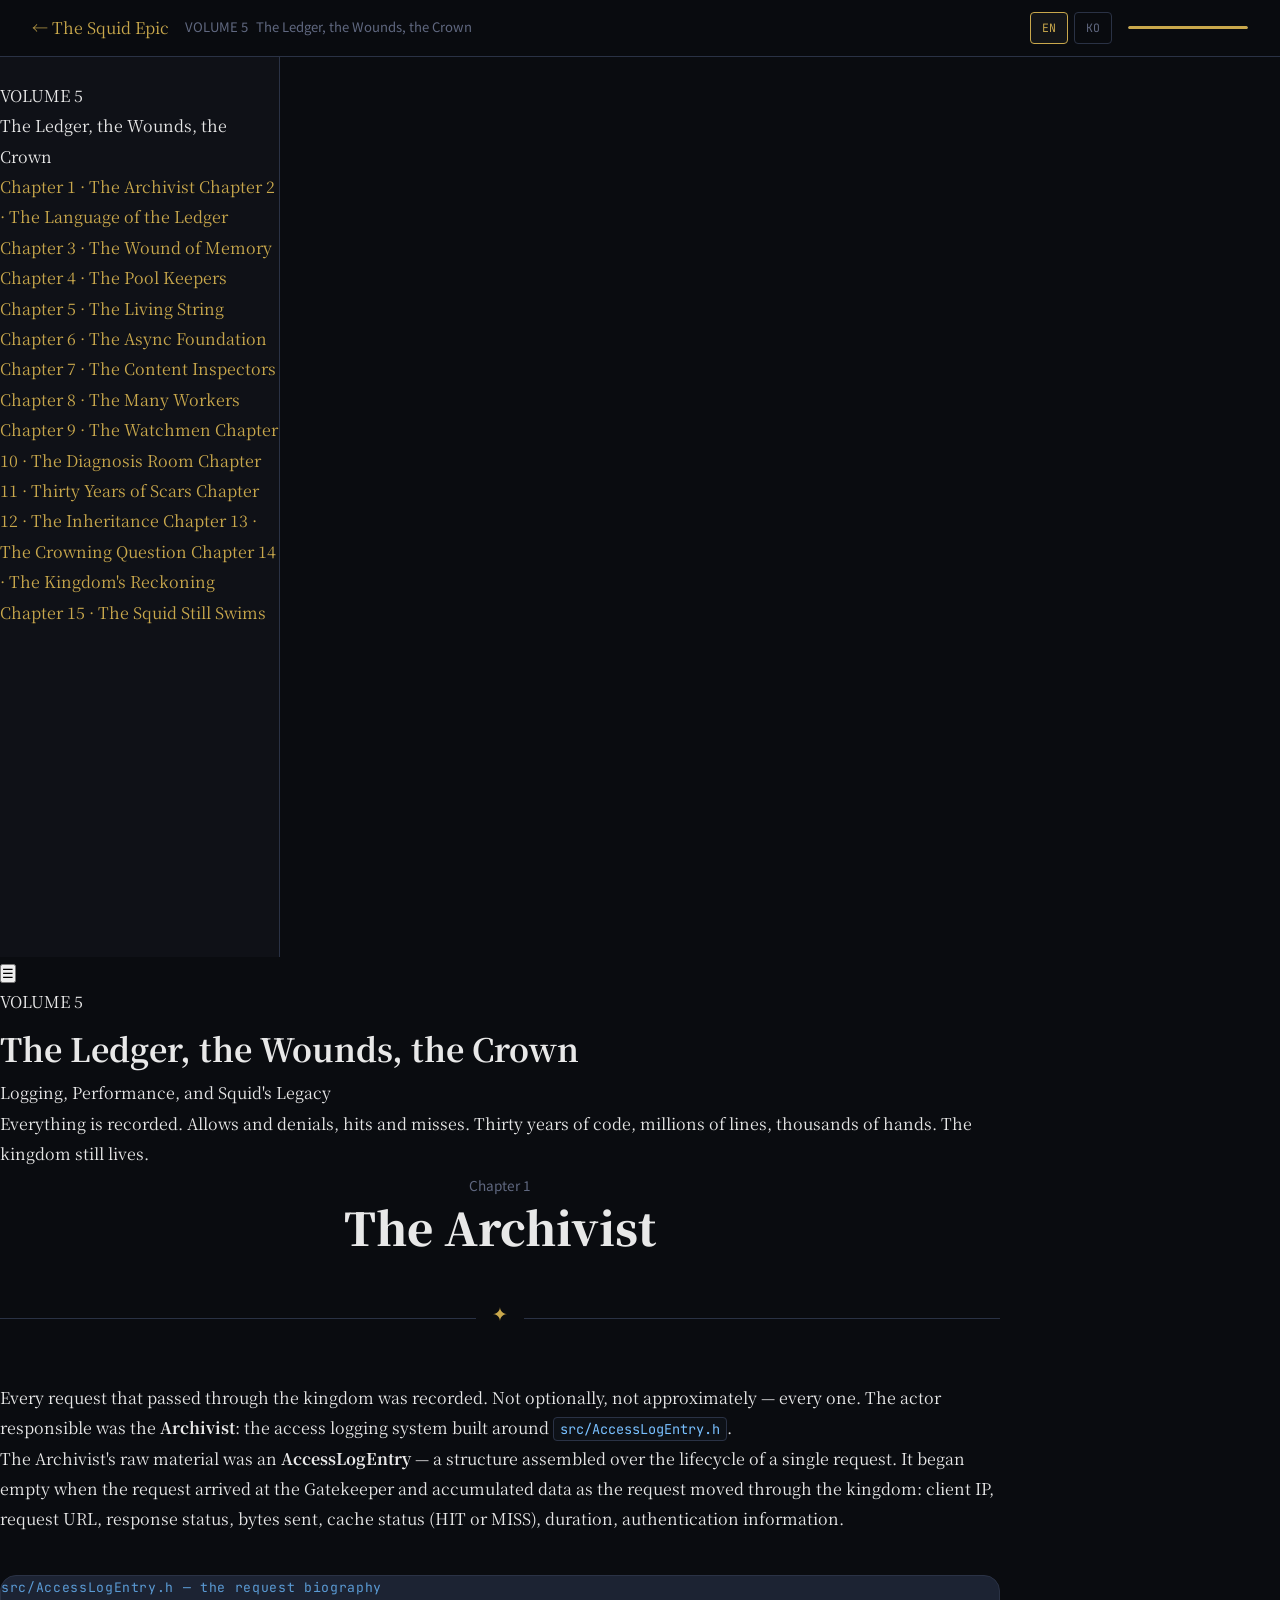
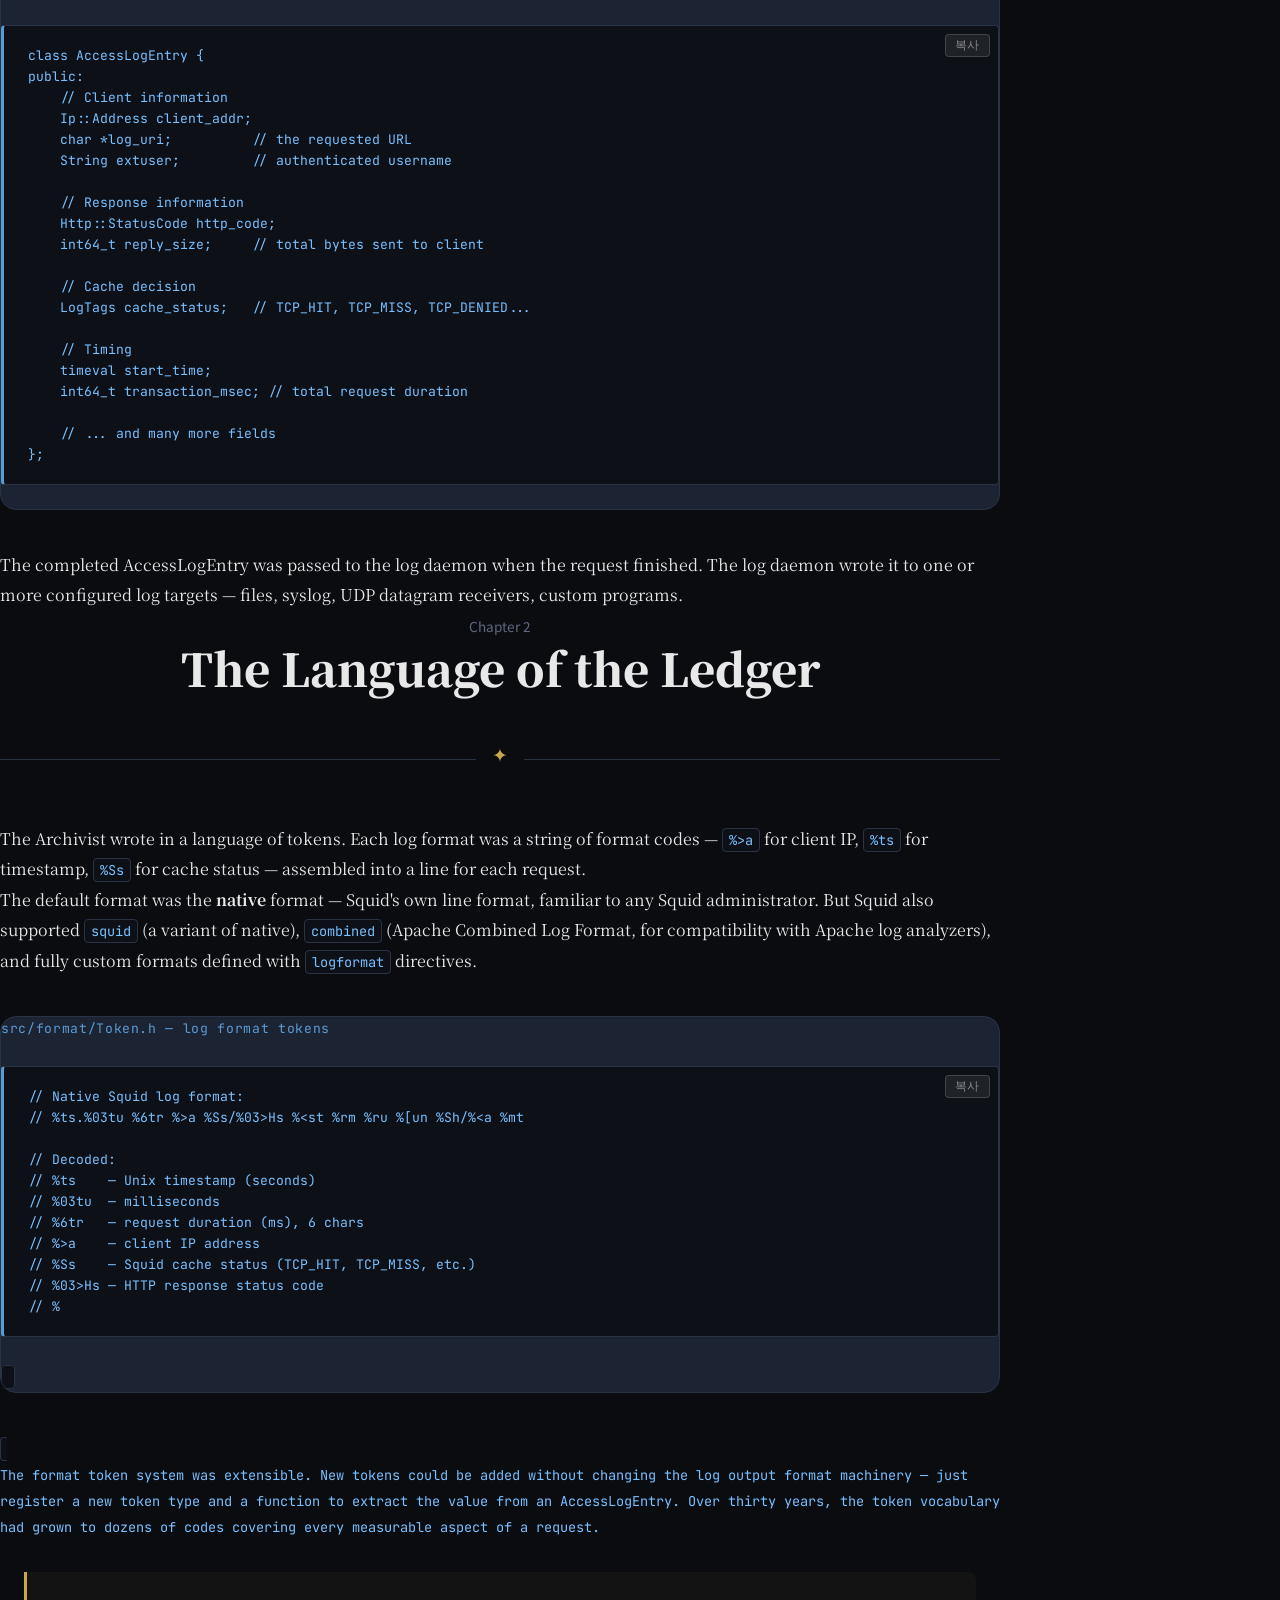
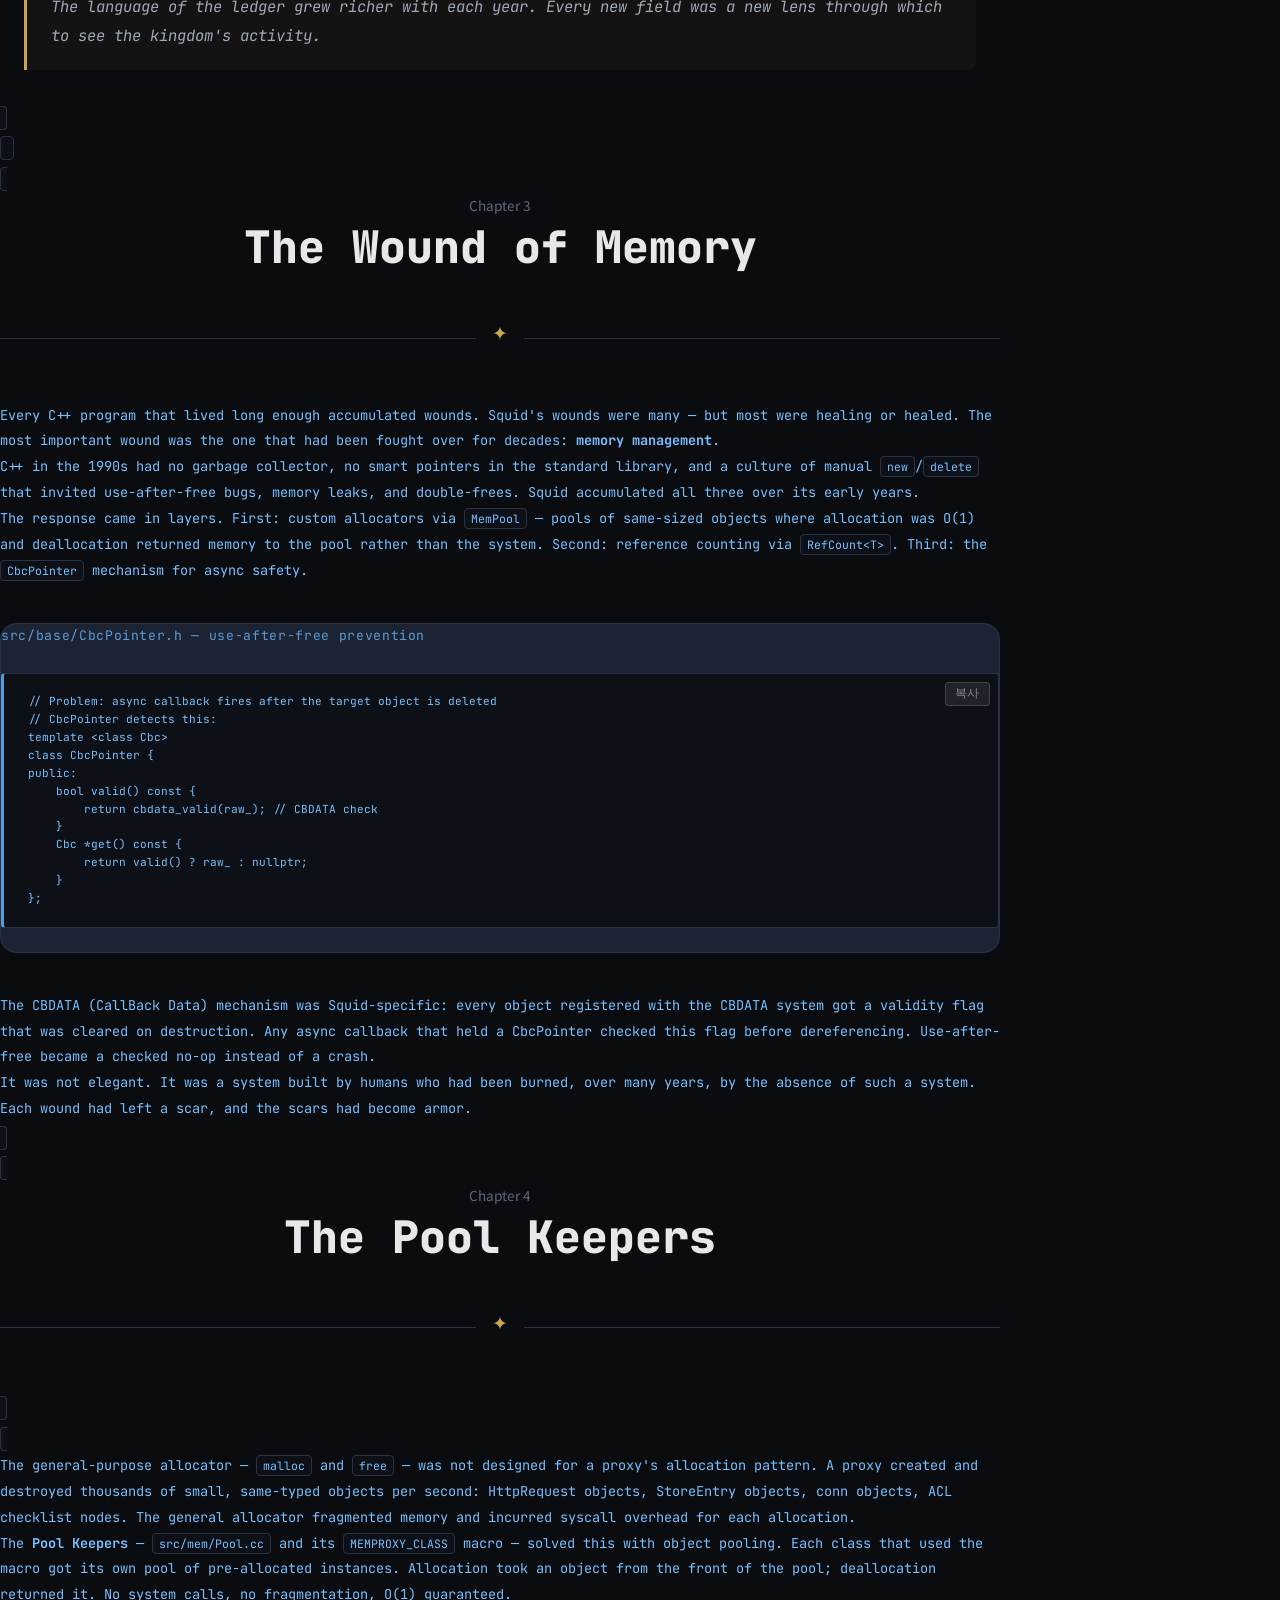
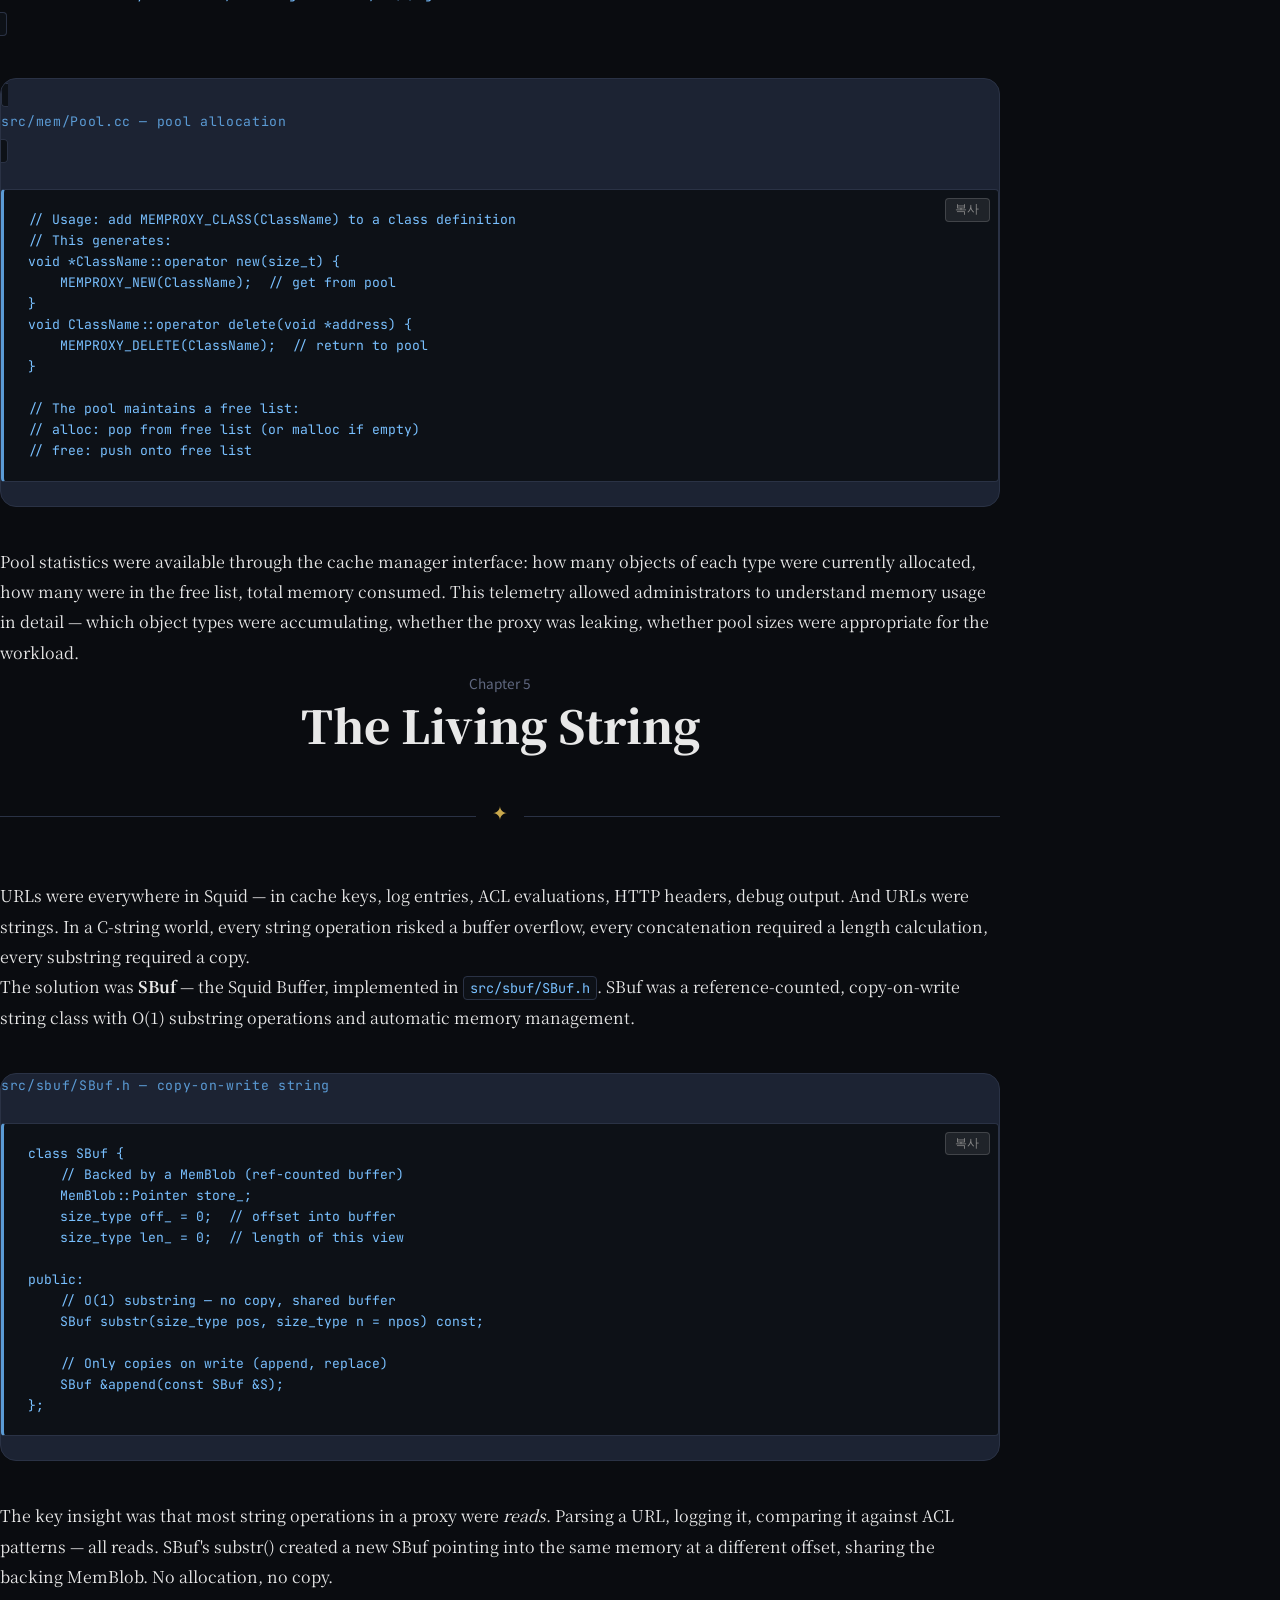
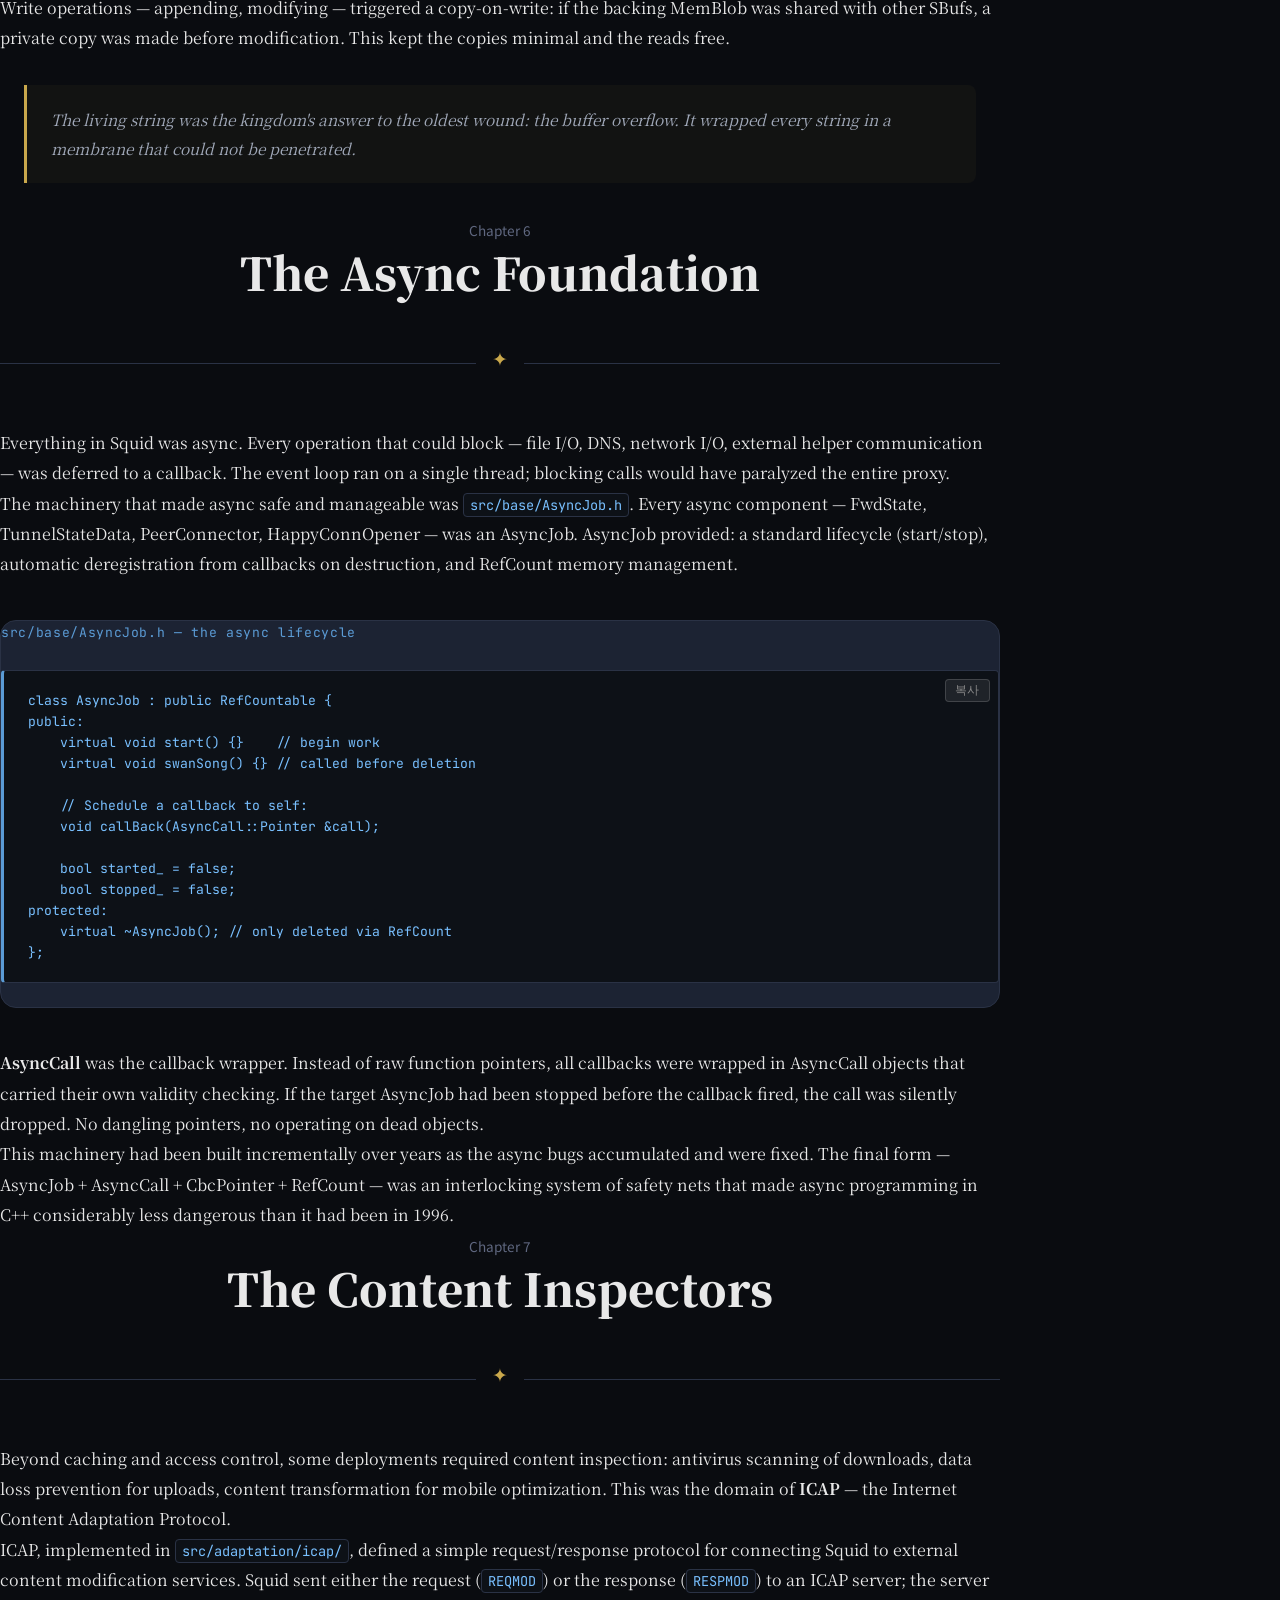
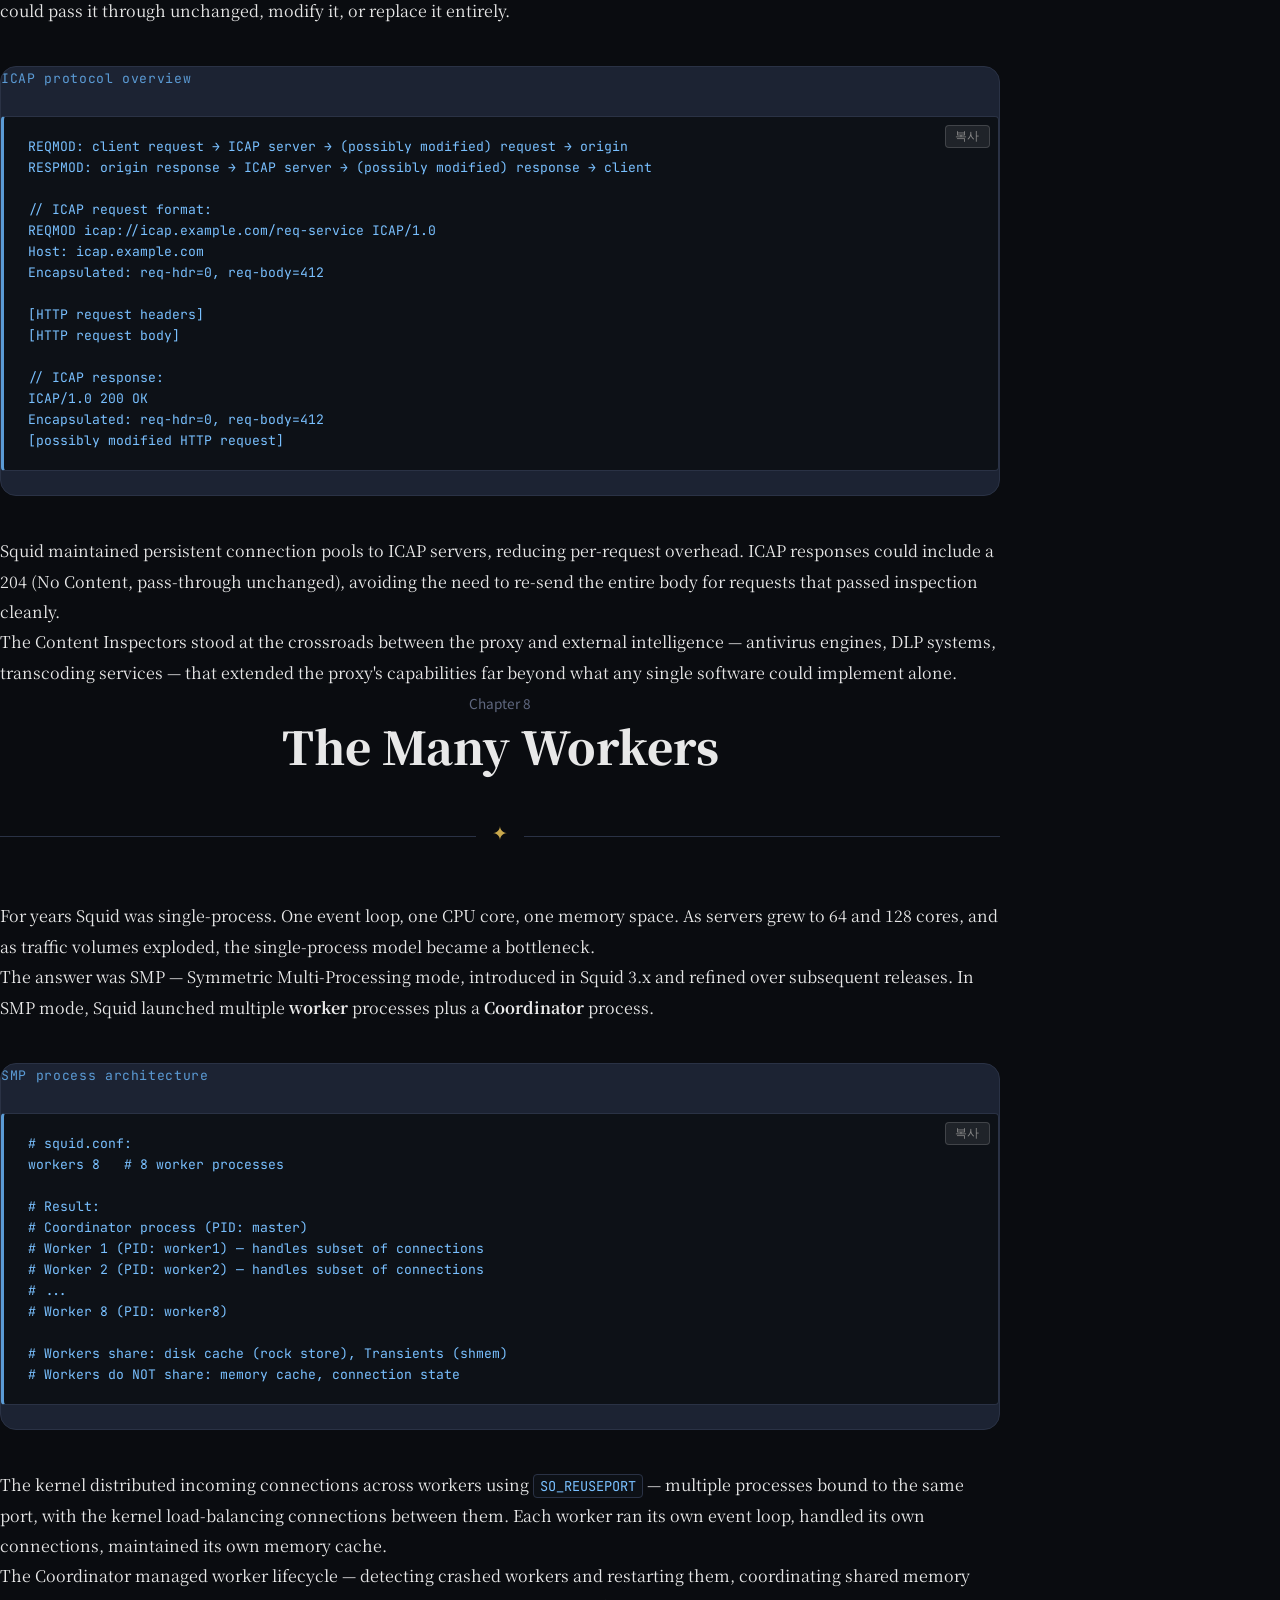
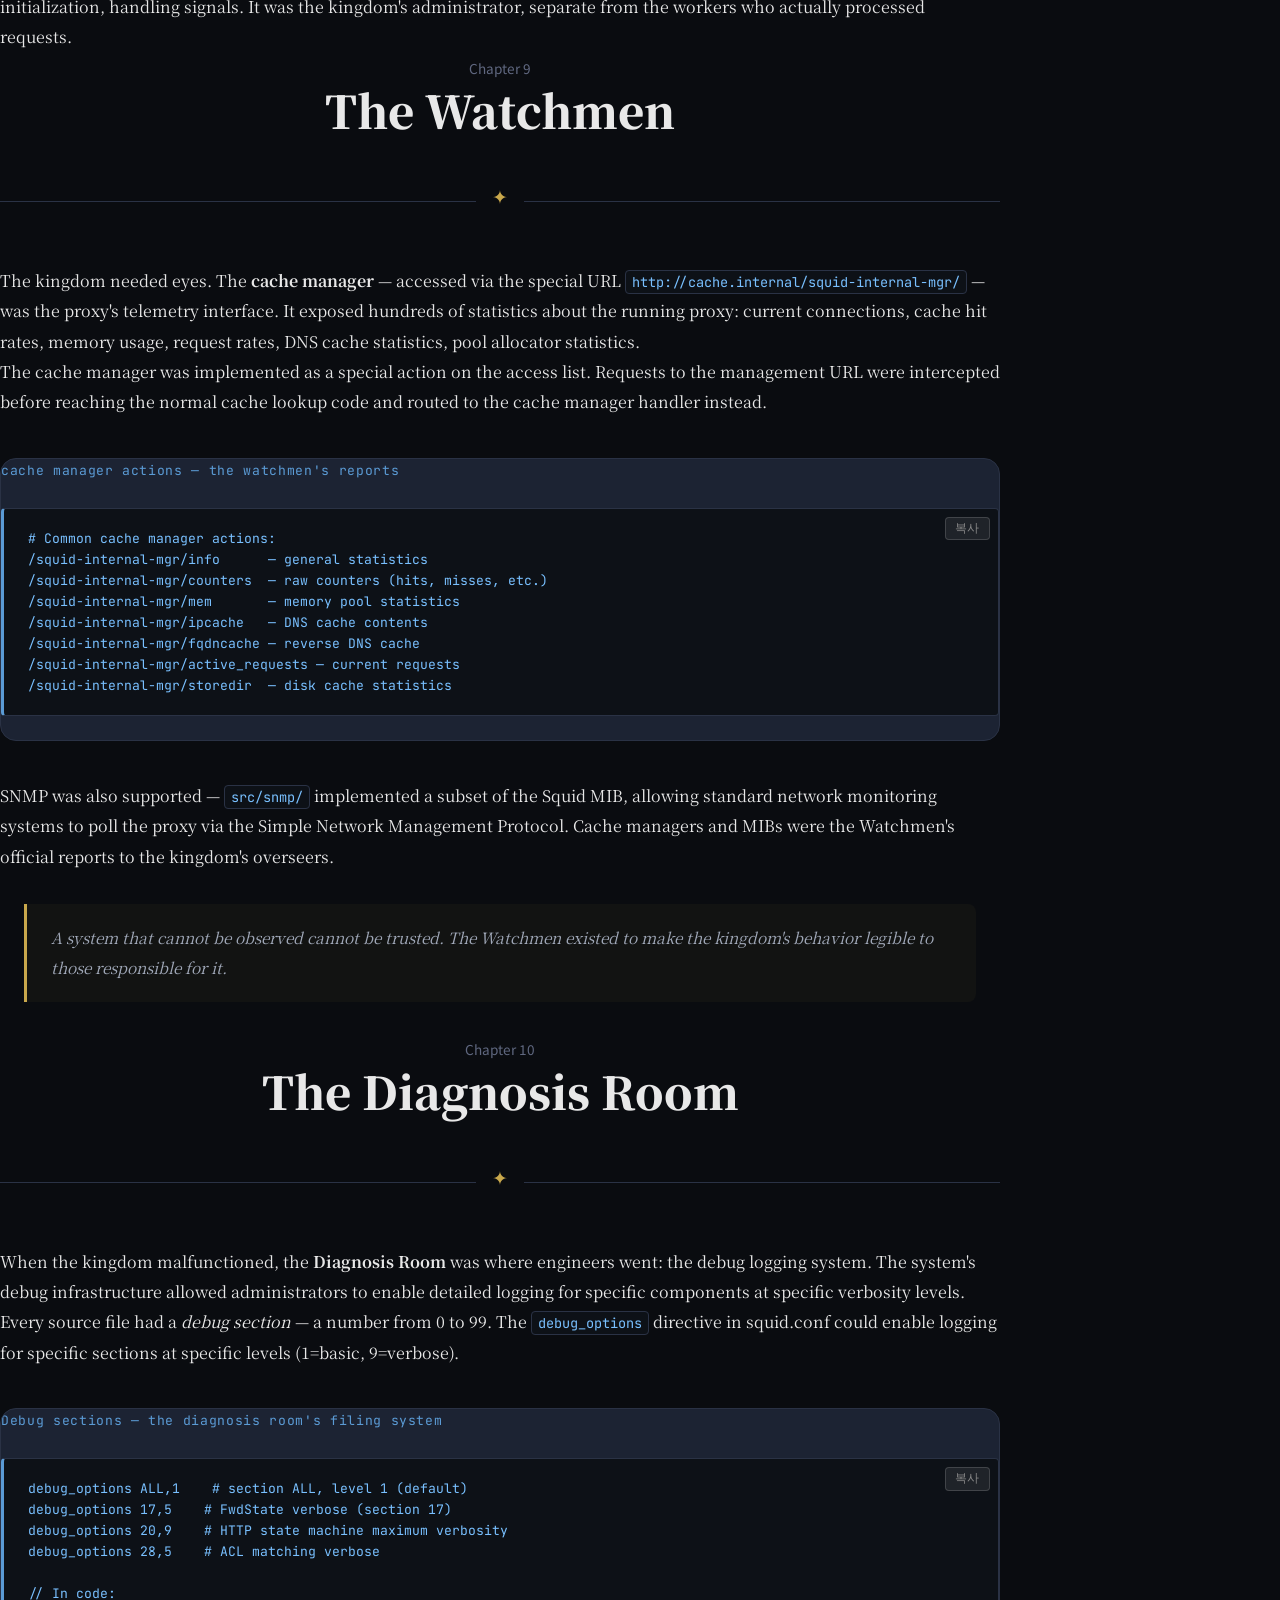
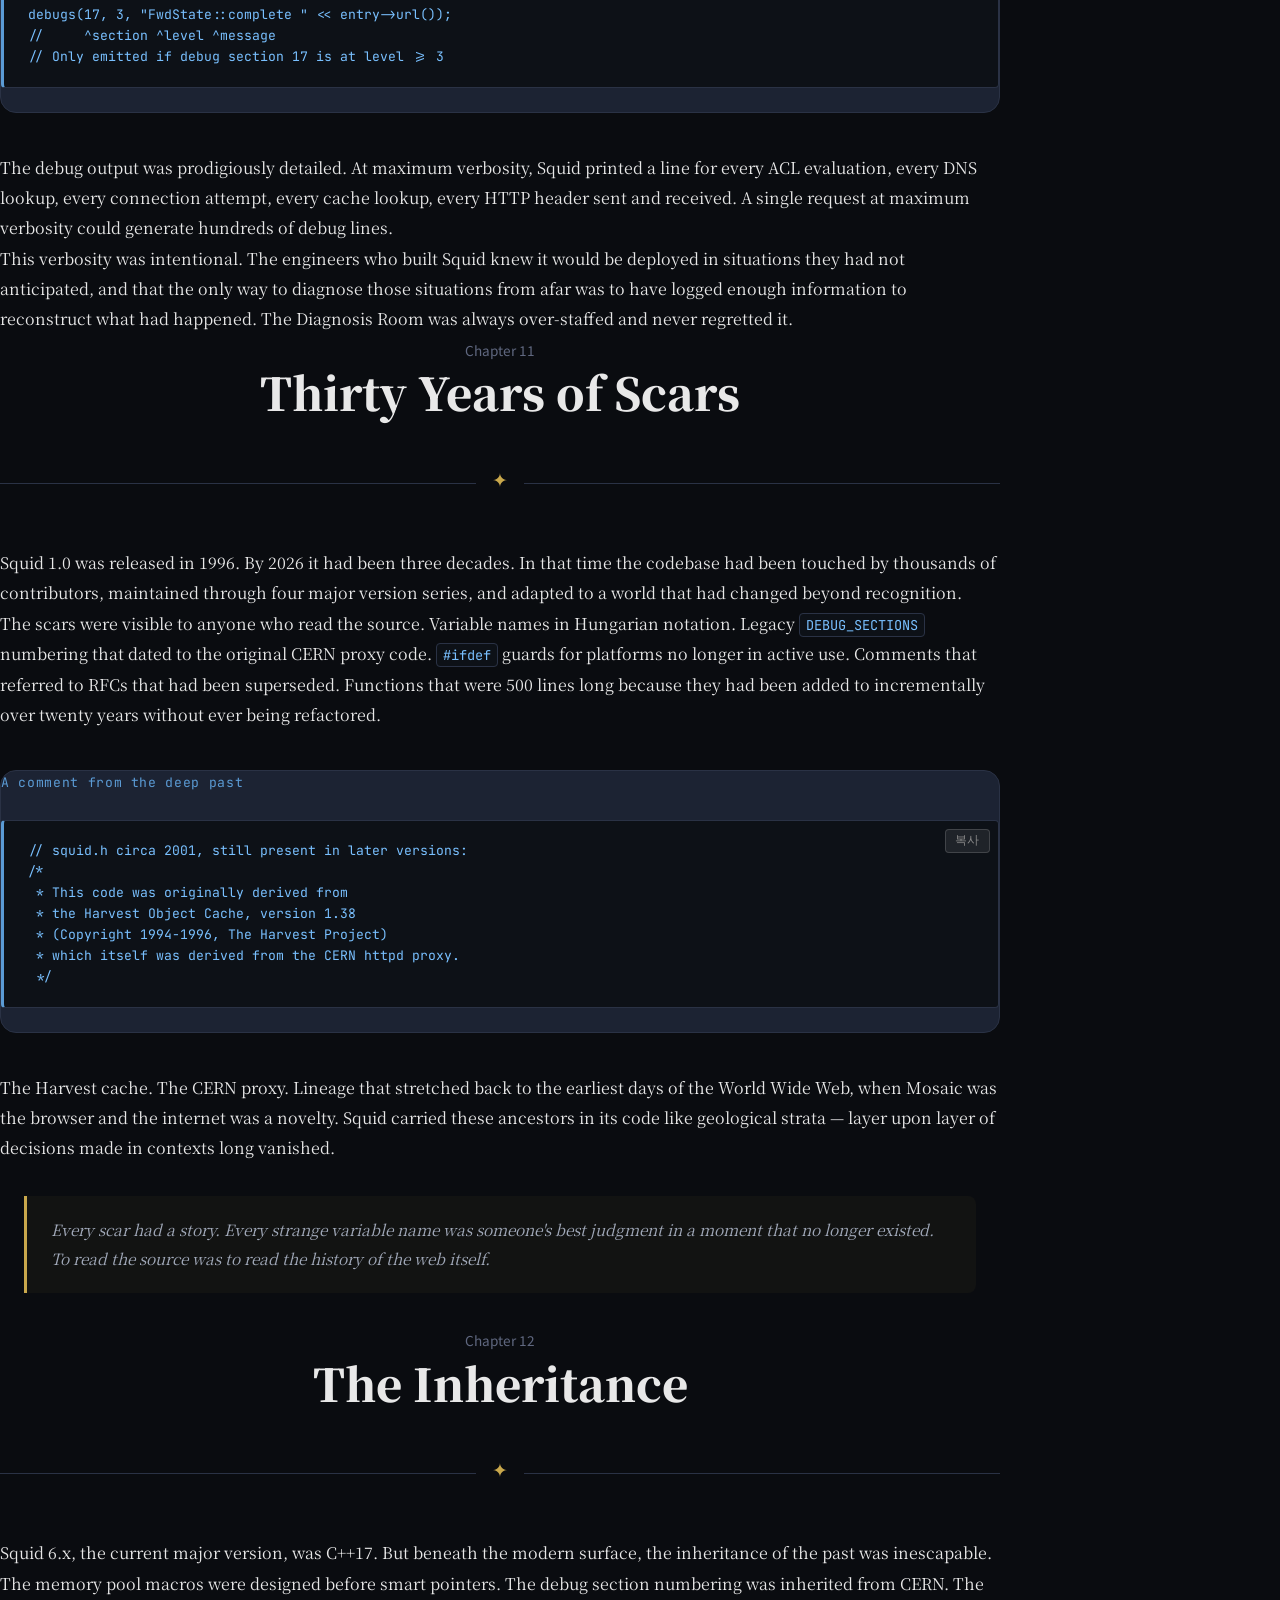
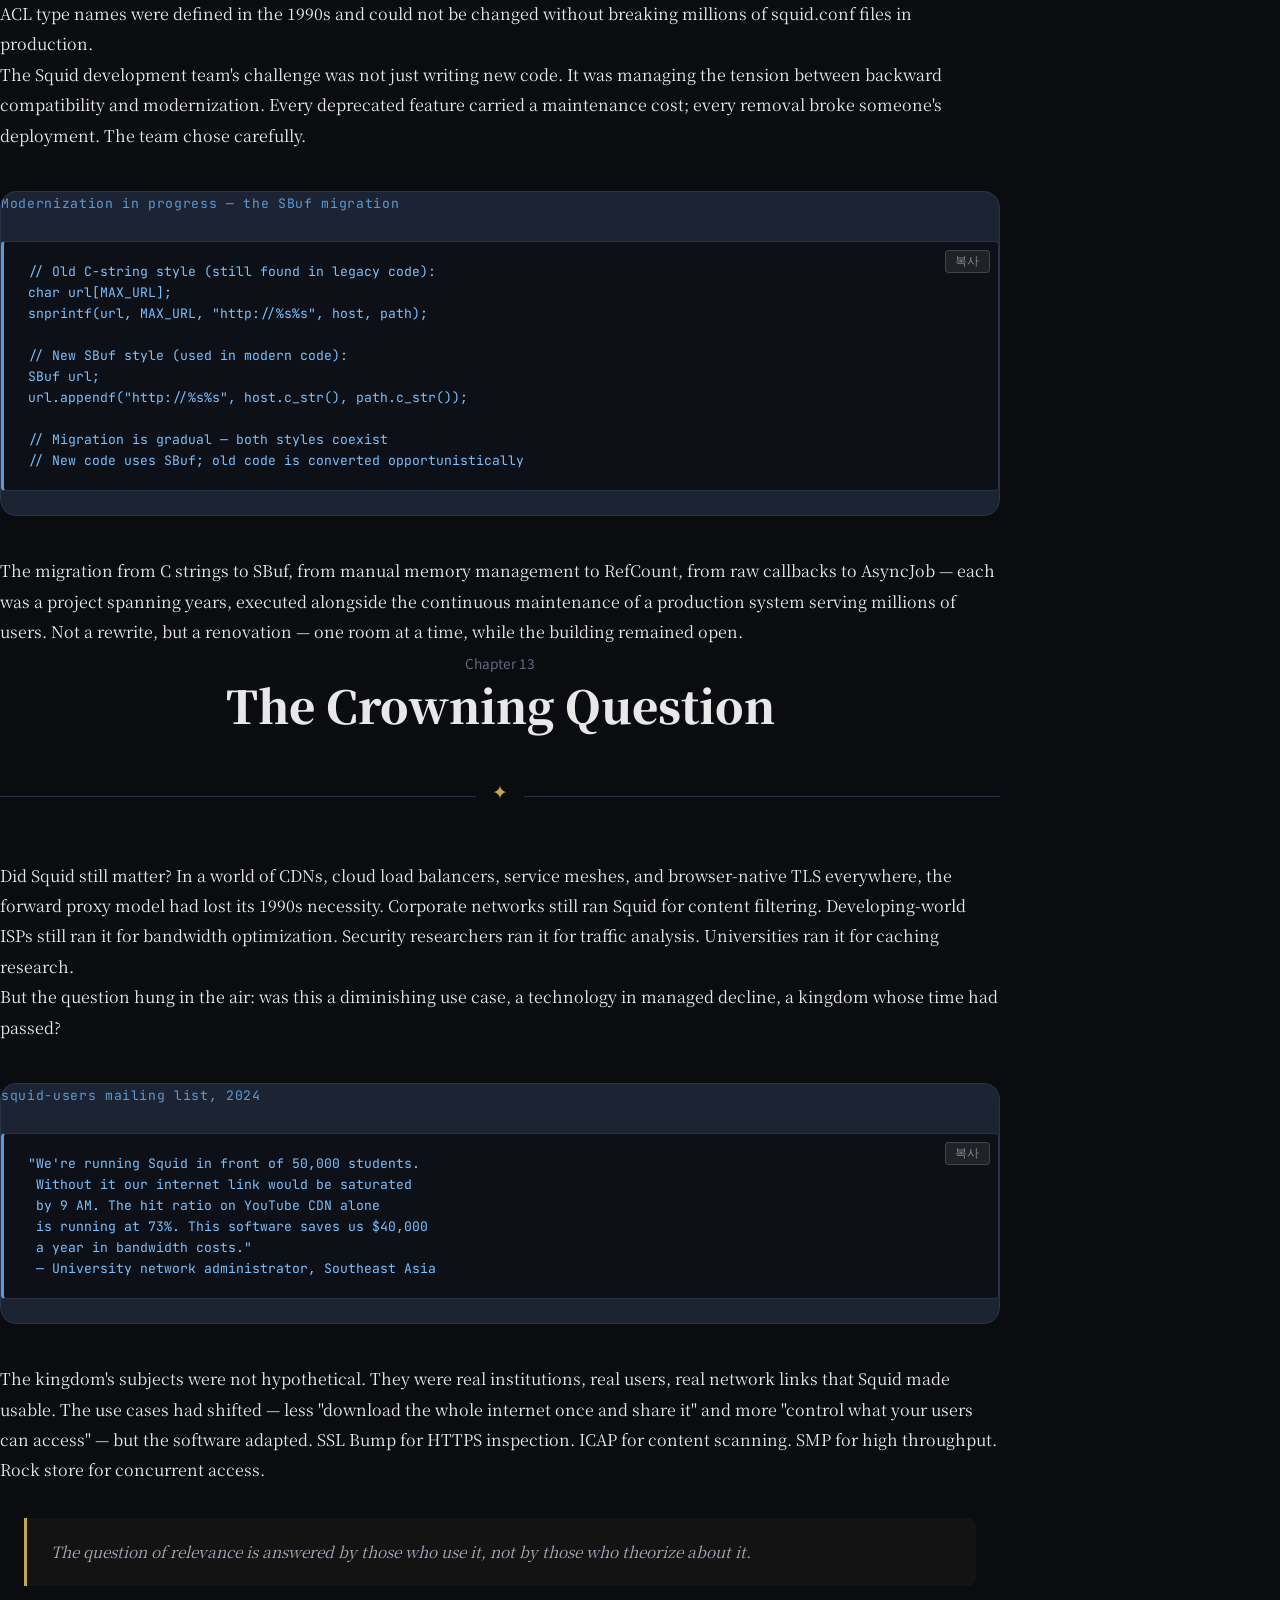
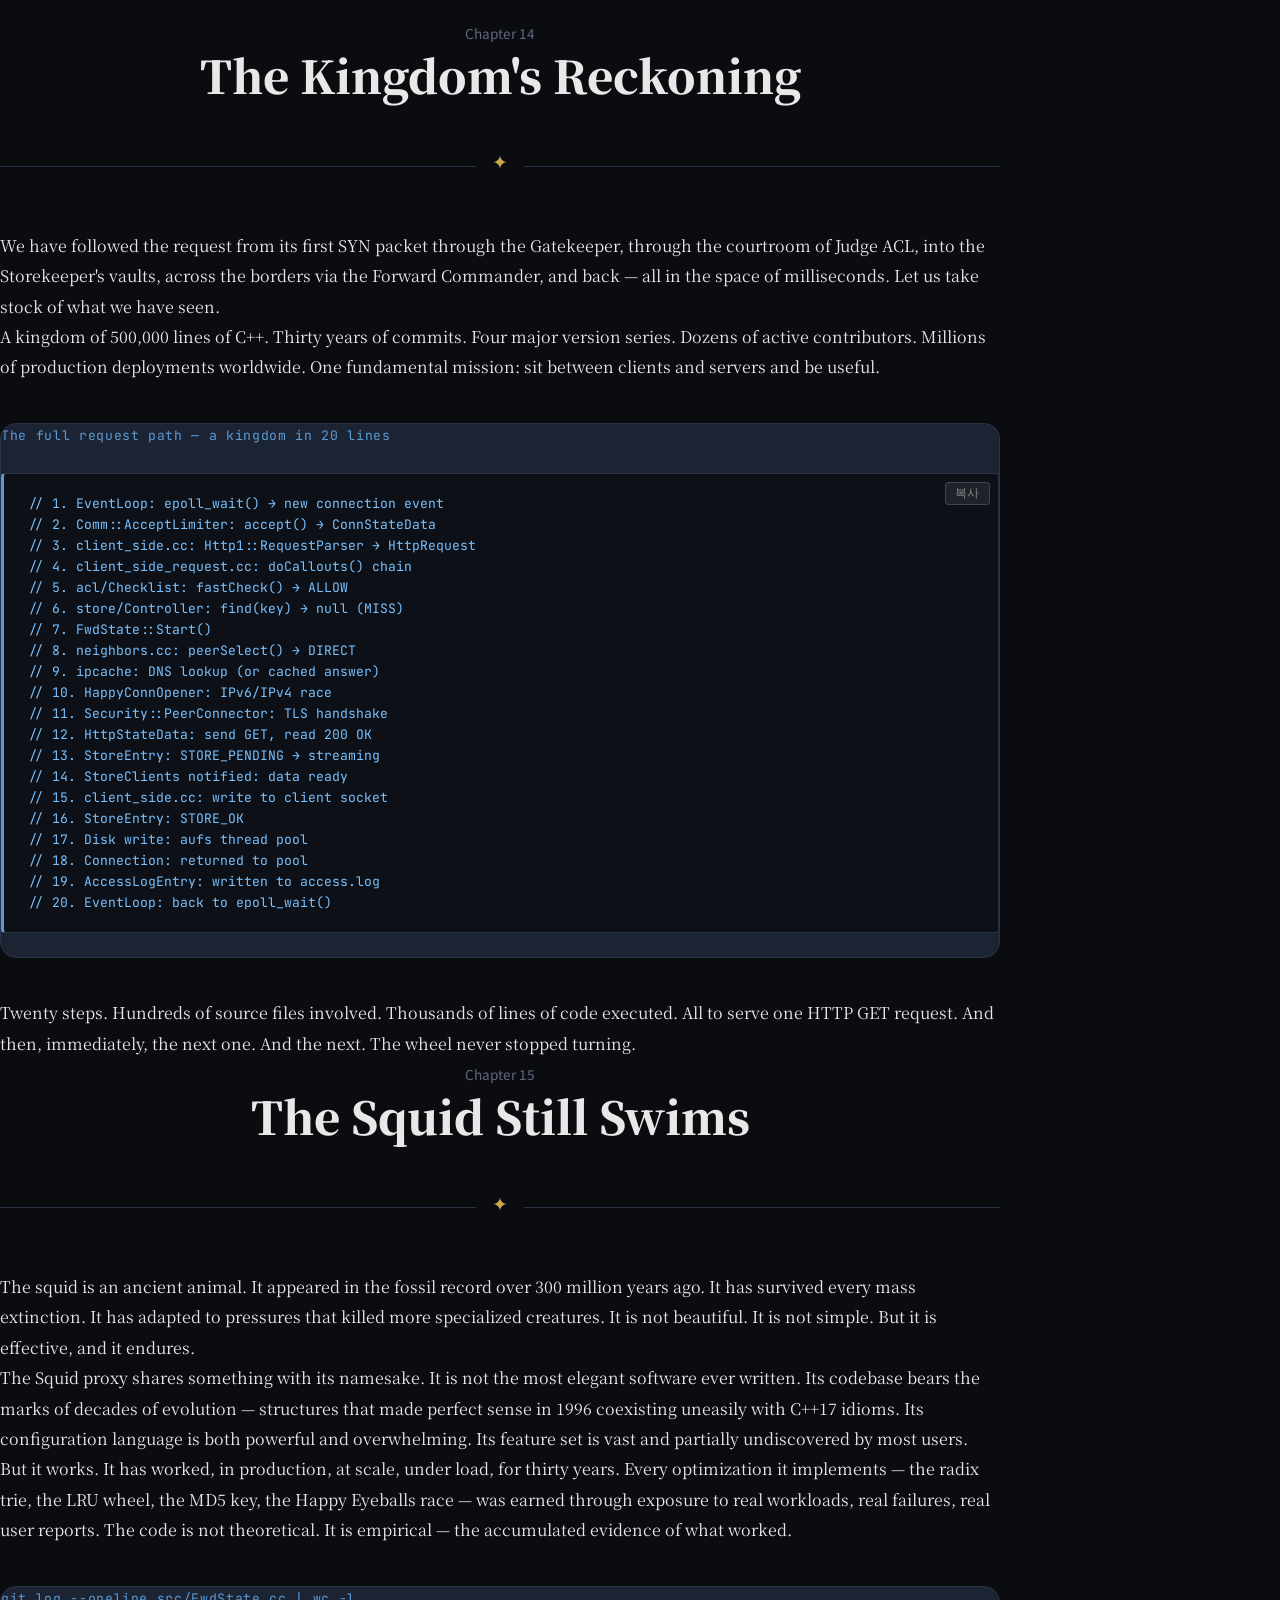
<file: en/vol5.html>
<!DOCTYPE html>
<html lang="en" data-volume="5">
<head>
  <meta charset="UTF-8"/>
  <meta name="viewport" content="width=device-width,initial-scale=1"/>
  <title>Vol.5 The Ledger, the Wounds, the Crown — The Squid Epic</title>
  <link rel="stylesheet" href="../css/style.css"/>
</head>
<body>

<nav class="novel-topbar">
  <a href="index.html" class="topbar-back">← The Squid Epic</a>
  <div class="topbar-breadcrumb">
    <span class="topbar-vol">VOLUME 5</span>
    <span class="topbar-title">The Ledger, the Wounds, the Crown</span>
  </div>
  <div class="lang-switcher">
    <span class="lang-btn active">EN</span>
    <a href="/vol5.html" class="lang-btn">KO</a>
  </div>
  <div class="progress-bar"><div class="progress-fill" id="progressFill"></div></div>
</nav>

<aside class="novel-sidebar" id="sidebar">
  <div class="sidebar-header">
    <div class="sidebar-vol">VOLUME 5</div>
    <div class="sidebar-title">The Ledger, the Wounds, the Crown</div>
  </div>
  <nav class="sidebar-toc">
    <a href="#ch1" class="toc-item">Chapter 1 · The Archivist</a>
    <a href="#ch2" class="toc-item">Chapter 2 · The Language of the Ledger</a>
    <a href="#ch3" class="toc-item">Chapter 3 · The Wound of Memory</a>
    <a href="#ch4" class="toc-item">Chapter 4 · The Pool Keepers</a>
    <a href="#ch5" class="toc-item">Chapter 5 · The Living String</a>
    <a href="#ch6" class="toc-item">Chapter 6 · The Async Foundation</a>
    <a href="#ch7" class="toc-item">Chapter 7 · The Content Inspectors</a>
    <a href="#ch8" class="toc-item">Chapter 8 · The Many Workers</a>
    <a href="#ch9" class="toc-item">Chapter 9 · The Watchmen</a>
    <a href="#ch10" class="toc-item">Chapter 10 · The Diagnosis Room</a>
    <a href="#ch11" class="toc-item">Chapter 11 · Thirty Years of Scars</a>
    <a href="#ch12" class="toc-item">Chapter 12 · The Inheritance</a>
    <a href="#ch13" class="toc-item">Chapter 13 · The Crowning Question</a>
    <a href="#ch14" class="toc-item">Chapter 14 · The Kingdom's Reckoning</a>
    <a href="#ch15" class="toc-item">Chapter 15 · The Squid Still Swims</a>
  </nav>
</aside>

<button class="sidebar-toggle" id="sidebarToggle" aria-label="Toggle sidebar">☰</button>

<main class="novel-main">

  <header class="vol-hero">
    <div class="vol-hero-num">VOLUME 5</div>
    <h1 class="vol-hero-title">The Ledger, the Wounds, the Crown</h1>
    <p class="vol-hero-sub">Logging, Performance, and Squid's Legacy</p>
    <p class="vol-hero-desc">
      Everything is recorded. Allows and denials, hits and misses.
      Thirty years of code, millions of lines, thousands of hands.
      The kingdom still lives.
    </p>
  </header>

  <!-- Chapter 1 -->
  <article class="chapter" id="ch1">
    <div class="chapter-header">
      <span class="chapter-num">Chapter 1</span>
      <h2 class="chapter-title">The Archivist</h2>
    </div>
    <div class="chapter-body">
      <p>Every request that passed through the kingdom was recorded. Not optionally, not approximately — every one. The actor responsible was the <strong>Archivist</strong>: the access logging system built around <code>src/AccessLogEntry.h</code>.</p>
      <p>The Archivist's raw material was an <strong>AccessLogEntry</strong> — a structure assembled over the lifecycle of a single request. It began empty when the request arrived at the Gatekeeper and accumulated data as the request moved through the kingdom: client IP, request URL, response status, bytes sent, cache status (HIT or MISS), duration, authentication information.</p>

      <div class="tech-box">
        <div class="tech-box-title">src/AccessLogEntry.h — the request biography</div>
        <pre><code>class AccessLogEntry {
public:
    // Client information
    Ip::Address client_addr;
    char *log_uri;          // the requested URL
    String extuser;         // authenticated username

    // Response information
    Http::StatusCode http_code;
    int64_t reply_size;     // total bytes sent to client

    // Cache decision
    LogTags cache_status;   // TCP_HIT, TCP_MISS, TCP_DENIED...

    // Timing
    timeval start_time;
    int64_t transaction_msec; // total request duration

    // ... and many more fields
};</code></pre>
      </div>

      <p>The completed AccessLogEntry was passed to the log daemon when the request finished. The log daemon wrote it to one or more configured log targets — files, syslog, UDP datagram receivers, custom programs.</p>
    </div>
  </article>

  <!-- Chapter 2 -->
  <article class="chapter" id="ch2">
    <div class="chapter-header">
      <span class="chapter-num">Chapter 2</span>
      <h2 class="chapter-title">The Language of the Ledger</h2>
    </div>
    <div class="chapter-body">
      <p>The Archivist wrote in a language of tokens. Each log format was a string of format codes — <code>%&gt;a</code> for client IP, <code>%ts</code> for timestamp, <code>%Ss</code> for cache status — assembled into a line for each request.</p>
      <p>The default format was the <strong>native</strong> format — Squid's own line format, familiar to any Squid administrator. But Squid also supported <code>squid</code> (a variant of native), <code>combined</code> (Apache Combined Log Format, for compatibility with Apache log analyzers), and fully custom formats defined with <code>logformat</code> directives.</p>

      <div class="tech-box">
        <div class="tech-box-title">src/format/Token.h — log format tokens</div>
        <pre><code>// Native Squid log format:
// %ts.%03tu %6tr %>a %Ss/%03&gt;Hs %&lt;st %rm %ru %[un %Sh/%&lt;a %mt

// Decoded:
// %ts    — Unix timestamp (seconds)
// %03tu  — milliseconds
// %6tr   — request duration (ms), 6 chars
// %>a    — client IP address
// %Ss    — Squid cache status (TCP_HIT, TCP_MISS, etc.)
// %03>Hs — HTTP response status code
// %<st   — total bytes to client
// %rm    — request method (GET, POST, etc.)
// %ru    — request URL
// %[un   — authenticated username (- if none)
// %Sh    — peer status (DIRECT, FIRST_UP, etc.)
// %<a    — server IP address
// %mt    — MIME content type</code></pre>
      </div>

      <p>The format token system was extensible. New tokens could be added without changing the log output format machinery — just register a new token type and a function to extract the value from an AccessLogEntry. Over thirty years, the token vocabulary had grown to dozens of codes covering every measurable aspect of a request.</p>
      <blockquote class="inner-voice">The language of the ledger grew richer with each year. Every new field was a new lens through which to see the kingdom's activity.</blockquote>
    </div>
  </article>

  <!-- Chapter 3 -->
  <article class="chapter" id="ch3">
    <div class="chapter-header">
      <span class="chapter-num">Chapter 3</span>
      <h2 class="chapter-title">The Wound of Memory</h2>
    </div>
    <div class="chapter-body">
      <p>Every C++ program that lived long enough accumulated wounds. Squid's wounds were many — but most were healing or healed. The most important wound was the one that had been fought over for decades: <strong>memory management</strong>.</p>
      <p>C++ in the 1990s had no garbage collector, no smart pointers in the standard library, and a culture of manual <code>new</code>/<code>delete</code> that invited use-after-free bugs, memory leaks, and double-frees. Squid accumulated all three over its early years.</p>
      <p>The response came in layers. First: custom allocators via <code>MemPool</code> — pools of same-sized objects where allocation was O(1) and deallocation returned memory to the pool rather than the system. Second: reference counting via <code>RefCount&lt;T&gt;</code>. Third: the <code>CbcPointer</code> mechanism for async safety.</p>

      <div class="tech-box">
        <div class="tech-box-title">src/base/CbcPointer.h — use-after-free prevention</div>
        <pre><code>// Problem: async callback fires after the target object is deleted
// CbcPointer detects this:
template &lt;class Cbc&gt;
class CbcPointer {
public:
    bool valid() const {
        return cbdata_valid(raw_); // CBDATA check
    }
    Cbc *get() const {
        return valid() ? raw_ : nullptr;
    }
};</code></pre>
      </div>

      <p>The CBDATA (CallBack Data) mechanism was Squid-specific: every object registered with the CBDATA system got a validity flag that was cleared on destruction. Any async callback that held a CbcPointer checked this flag before dereferencing. Use-after-free became a checked no-op instead of a crash.</p>
      <p>It was not elegant. It was a system built by humans who had been burned, over many years, by the absence of such a system. Each wound had left a scar, and the scars had become armor.</p>
    </div>
  </article>

  <!-- Chapter 4 -->
  <article class="chapter" id="ch4">
    <div class="chapter-header">
      <span class="chapter-num">Chapter 4</span>
      <h2 class="chapter-title">The Pool Keepers</h2>
    </div>
    <div class="chapter-body">
      <p>The general-purpose allocator — <code>malloc</code> and <code>free</code> — was not designed for a proxy's allocation pattern. A proxy created and destroyed thousands of small, same-typed objects per second: HttpRequest objects, StoreEntry objects, conn objects, ACL checklist nodes. The general allocator fragmented memory and incurred syscall overhead for each allocation.</p>
      <p>The <strong>Pool Keepers</strong> — <code>src/mem/Pool.cc</code> and its <code>MEMPROXY_CLASS</code> macro — solved this with object pooling. Each class that used the macro got its own pool of pre-allocated instances. Allocation took an object from the front of the pool; deallocation returned it. No system calls, no fragmentation, O(1) guaranteed.</p>

      <div class="tech-box">
        <div class="tech-box-title">src/mem/Pool.cc — pool allocation</div>
        <pre><code">// Usage: add MEMPROXY_CLASS(ClassName) to a class definition
// This generates:
void *ClassName::operator new(size_t) {
    MEMPROXY_NEW(ClassName);  // get from pool
}
void ClassName::operator delete(void *address) {
    MEMPROXY_DELETE(ClassName);  // return to pool
}

// The pool maintains a free list:
// alloc: pop from free list (or malloc if empty)
// free: push onto free list</code></pre>
      </div>

      <p>Pool statistics were available through the cache manager interface: how many objects of each type were currently allocated, how many were in the free list, total memory consumed. This telemetry allowed administrators to understand memory usage in detail — which object types were accumulating, whether the proxy was leaking, whether pool sizes were appropriate for the workload.</p>
    </div>
  </article>

  <!-- Chapter 5 -->
  <article class="chapter" id="ch5">
    <div class="chapter-header">
      <span class="chapter-num">Chapter 5</span>
      <h2 class="chapter-title">The Living String</h2>
    </div>
    <div class="chapter-body">
      <p>URLs were everywhere in Squid — in cache keys, log entries, ACL evaluations, HTTP headers, debug output. And URLs were strings. In a C-string world, every string operation risked a buffer overflow, every concatenation required a length calculation, every substring required a copy.</p>
      <p>The solution was <strong>SBuf</strong> — the Squid Buffer, implemented in <code>src/sbuf/SBuf.h</code>. SBuf was a reference-counted, copy-on-write string class with O(1) substring operations and automatic memory management.</p>

      <div class="tech-box">
        <div class="tech-box-title">src/sbuf/SBuf.h — copy-on-write string</div>
        <pre><code>class SBuf {
    // Backed by a MemBlob (ref-counted buffer)
    MemBlob::Pointer store_;
    size_type off_ = 0;  // offset into buffer
    size_type len_ = 0;  // length of this view

public:
    // O(1) substring — no copy, shared buffer
    SBuf substr(size_type pos, size_type n = npos) const;

    // Only copies on write (append, replace)
    SBuf &amp;append(const SBuf &amp;S);
};</code></pre>
      </div>

      <p>The key insight was that most string operations in a proxy were <em>reads</em>. Parsing a URL, logging it, comparing it against ACL patterns — all reads. SBuf's substr() created a new SBuf pointing into the same memory at a different offset, sharing the backing MemBlob. No allocation, no copy.</p>
      <p>Write operations — appending, modifying — triggered a copy-on-write: if the backing MemBlob was shared with other SBufs, a private copy was made before modification. This kept the copies minimal and the reads free.</p>
      <blockquote class="inner-voice">The living string was the kingdom's answer to the oldest wound: the buffer overflow. It wrapped every string in a membrane that could not be penetrated.</blockquote>
    </div>
  </article>

  <!-- Chapter 6 -->
  <article class="chapter" id="ch6">
    <div class="chapter-header">
      <span class="chapter-num">Chapter 6</span>
      <h2 class="chapter-title">The Async Foundation</h2>
    </div>
    <div class="chapter-body">
      <p>Everything in Squid was async. Every operation that could block — file I/O, DNS, network I/O, external helper communication — was deferred to a callback. The event loop ran on a single thread; blocking calls would have paralyzed the entire proxy.</p>
      <p>The machinery that made async safe and manageable was <code>src/base/AsyncJob.h</code>. Every async component — FwdState, TunnelStateData, PeerConnector, HappyConnOpener — was an AsyncJob. AsyncJob provided: a standard lifecycle (start/stop), automatic deregistration from callbacks on destruction, and RefCount memory management.</p>

      <div class="tech-box">
        <div class="tech-box-title">src/base/AsyncJob.h — the async lifecycle</div>
        <pre><code">class AsyncJob : public RefCountable {
public:
    virtual void start() {}    // begin work
    virtual void swanSong() {} // called before deletion

    // Schedule a callback to self:
    void callBack(AsyncCall::Pointer &amp;call);

    bool started_ = false;
    bool stopped_ = false;
protected:
    virtual ~AsyncJob(); // only deleted via RefCount
};</code></pre>
      </div>

      <p><strong>AsyncCall</strong> was the callback wrapper. Instead of raw function pointers, all callbacks were wrapped in AsyncCall objects that carried their own validity checking. If the target AsyncJob had been stopped before the callback fired, the call was silently dropped. No dangling pointers, no operating on dead objects.</p>
      <p>This machinery had been built incrementally over years as the async bugs accumulated and were fixed. The final form — AsyncJob + AsyncCall + CbcPointer + RefCount — was an interlocking system of safety nets that made async programming in C++ considerably less dangerous than it had been in 1996.</p>
    </div>
  </article>

  <!-- Chapter 7 -->
  <article class="chapter" id="ch7">
    <div class="chapter-header">
      <span class="chapter-num">Chapter 7</span>
      <h2 class="chapter-title">The Content Inspectors</h2>
    </div>
    <div class="chapter-body">
      <p>Beyond caching and access control, some deployments required content inspection: antivirus scanning of downloads, data loss prevention for uploads, content transformation for mobile optimization. This was the domain of <strong>ICAP</strong> — the Internet Content Adaptation Protocol.</p>
      <p>ICAP, implemented in <code>src/adaptation/icap/</code>, defined a simple request/response protocol for connecting Squid to external content modification services. Squid sent either the request (<code>REQMOD</code>) or the response (<code>RESPMOD</code>) to an ICAP server; the server could pass it through unchanged, modify it, or replace it entirely.</p>

      <div class="tech-box">
        <div class="tech-box-title">ICAP protocol overview</div>
        <pre><code">REQMOD: client request → ICAP server → (possibly modified) request → origin
RESPMOD: origin response → ICAP server → (possibly modified) response → client

// ICAP request format:
REQMOD icap://icap.example.com/req-service ICAP/1.0
Host: icap.example.com
Encapsulated: req-hdr=0, req-body=412

[HTTP request headers]
[HTTP request body]

// ICAP response:
ICAP/1.0 200 OK
Encapsulated: req-hdr=0, req-body=412
[possibly modified HTTP request]</code></pre>
      </div>

      <p>Squid maintained persistent connection pools to ICAP servers, reducing per-request overhead. ICAP responses could include a 204 (No Content, pass-through unchanged), avoiding the need to re-send the entire body for requests that passed inspection cleanly.</p>
      <p>The Content Inspectors stood at the crossroads between the proxy and external intelligence — antivirus engines, DLP systems, transcoding services — that extended the proxy's capabilities far beyond what any single software could implement alone.</p>
    </div>
  </article>

  <!-- Chapter 8 -->
  <article class="chapter" id="ch8">
    <div class="chapter-header">
      <span class="chapter-num">Chapter 8</span>
      <h2 class="chapter-title">The Many Workers</h2>
    </div>
    <div class="chapter-body">
      <p>For years Squid was single-process. One event loop, one CPU core, one memory space. As servers grew to 64 and 128 cores, and as traffic volumes exploded, the single-process model became a bottleneck.</p>
      <p>The answer was SMP — Symmetric Multi-Processing mode, introduced in Squid 3.x and refined over subsequent releases. In SMP mode, Squid launched multiple <strong>worker</strong> processes plus a <strong>Coordinator</strong> process.</p>

      <div class="tech-box">
        <div class="tech-box-title">SMP process architecture</div>
        <pre><code"># squid.conf:
workers 8   # 8 worker processes

# Result:
# Coordinator process (PID: master)
# Worker 1 (PID: worker1) — handles subset of connections
# Worker 2 (PID: worker2) — handles subset of connections
# ...
# Worker 8 (PID: worker8)

# Workers share: disk cache (rock store), Transients (shmem)
# Workers do NOT share: memory cache, connection state</code></pre>
      </div>

      <p>The kernel distributed incoming connections across workers using <code>SO_REUSEPORT</code> — multiple processes bound to the same port, with the kernel load-balancing connections between them. Each worker ran its own event loop, handled its own connections, maintained its own memory cache.</p>
      <p>The Coordinator managed worker lifecycle — detecting crashed workers and restarting them, coordinating shared memory initialization, handling signals. It was the kingdom's administrator, separate from the workers who actually processed requests.</p>
    </div>
  </article>

  <!-- Chapter 9 -->
  <article class="chapter" id="ch9">
    <div class="chapter-header">
      <span class="chapter-num">Chapter 9</span>
      <h2 class="chapter-title">The Watchmen</h2>
    </div>
    <div class="chapter-body">
      <p>The kingdom needed eyes. The <strong>cache manager</strong> — accessed via the special URL <code>http://cache.internal/squid-internal-mgr/</code> — was the proxy's telemetry interface. It exposed hundreds of statistics about the running proxy: current connections, cache hit rates, memory usage, request rates, DNS cache statistics, pool allocator statistics.</p>
      <p>The cache manager was implemented as a special action on the access list. Requests to the management URL were intercepted before reaching the normal cache lookup code and routed to the cache manager handler instead.</p>

      <div class="tech-box">
        <div class="tech-box-title">cache manager actions — the watchmen's reports</div>
        <pre><code"># Common cache manager actions:
/squid-internal-mgr/info      — general statistics
/squid-internal-mgr/counters  — raw counters (hits, misses, etc.)
/squid-internal-mgr/mem       — memory pool statistics
/squid-internal-mgr/ipcache   — DNS cache contents
/squid-internal-mgr/fqdncache — reverse DNS cache
/squid-internal-mgr/active_requests — current requests
/squid-internal-mgr/storedir  — disk cache statistics</code></pre>
      </div>

      <p>SNMP was also supported — <code>src/snmp/</code> implemented a subset of the Squid MIB, allowing standard network monitoring systems to poll the proxy via the Simple Network Management Protocol. Cache managers and MIBs were the Watchmen's official reports to the kingdom's overseers.</p>
      <blockquote class="inner-voice">A system that cannot be observed cannot be trusted. The Watchmen existed to make the kingdom's behavior legible to those responsible for it.</blockquote>
    </div>
  </article>

  <!-- Chapter 10 -->
  <article class="chapter" id="ch10">
    <div class="chapter-header">
      <span class="chapter-num">Chapter 10</span>
      <h2 class="chapter-title">The Diagnosis Room</h2>
    </div>
    <div class="chapter-body">
      <p>When the kingdom malfunctioned, the <strong>Diagnosis Room</strong> was where engineers went: the debug logging system. The system's debug infrastructure allowed administrators to enable detailed logging for specific components at specific verbosity levels.</p>
      <p>Every source file had a <em>debug section</em> — a number from 0 to 99. The <code>debug_options</code> directive in squid.conf could enable logging for specific sections at specific levels (1=basic, 9=verbose).</p>

      <div class="tech-box">
        <div class="tech-box-title">Debug sections — the diagnosis room's filing system</div>
        <pre><code">debug_options ALL,1    # section ALL, level 1 (default)
debug_options 17,5    # FwdState verbose (section 17)
debug_options 20,9    # HTTP state machine maximum verbosity
debug_options 28,5    # ACL matching verbose

// In code:
debugs(17, 3, "FwdState::complete " &lt;&lt; entry-&gt;url());
//     ^section ^level ^message
// Only emitted if debug section 17 is at level >= 3</code></pre>
      </div>

      <p>The debug output was prodigiously detailed. At maximum verbosity, Squid printed a line for every ACL evaluation, every DNS lookup, every connection attempt, every cache lookup, every HTTP header sent and received. A single request at maximum verbosity could generate hundreds of debug lines.</p>
      <p>This verbosity was intentional. The engineers who built Squid knew it would be deployed in situations they had not anticipated, and that the only way to diagnose those situations from afar was to have logged enough information to reconstruct what had happened. The Diagnosis Room was always over-staffed and never regretted it.</p>
    </div>
  </article>

  <!-- Chapter 11 -->
  <article class="chapter" id="ch11">
    <div class="chapter-header">
      <span class="chapter-num">Chapter 11</span>
      <h2 class="chapter-title">Thirty Years of Scars</h2>
    </div>
    <div class="chapter-body">
      <p>Squid 1.0 was released in 1996. By 2026 it had been three decades. In that time the codebase had been touched by thousands of contributors, maintained through four major version series, and adapted to a world that had changed beyond recognition.</p>
      <p>The scars were visible to anyone who read the source. Variable names in Hungarian notation. Legacy <code>DEBUG_SECTIONS</code> numbering that dated to the original CERN proxy code. <code>#ifdef</code> guards for platforms no longer in active use. Comments that referred to RFCs that had been superseded. Functions that were 500 lines long because they had been added to incrementally over twenty years without ever being refactored.</p>

      <div class="tech-box">
        <div class="tech-box-title">A comment from the deep past</div>
        <pre><code">// squid.h circa 2001, still present in later versions:
/*
 * This code was originally derived from
 * the Harvest Object Cache, version 1.38
 * (Copyright 1994-1996, The Harvest Project)
 * which itself was derived from the CERN httpd proxy.
 */</code></pre>
      </div>

      <p>The Harvest cache. The CERN proxy. Lineage that stretched back to the earliest days of the World Wide Web, when Mosaic was the browser and the internet was a novelty. Squid carried these ancestors in its code like geological strata — layer upon layer of decisions made in contexts long vanished.</p>
      <blockquote class="inner-voice">Every scar had a story. Every strange variable name was someone's best judgment in a moment that no longer existed. To read the source was to read the history of the web itself.</blockquote>
    </div>
  </article>

  <!-- Chapter 12 -->
  <article class="chapter" id="ch12">
    <div class="chapter-header">
      <span class="chapter-num">Chapter 12</span>
      <h2 class="chapter-title">The Inheritance</h2>
    </div>
    <div class="chapter-body">
      <p>Squid 6.x, the current major version, was C++17. But beneath the modern surface, the inheritance of the past was inescapable. The memory pool macros were designed before smart pointers. The debug section numbering was inherited from CERN. The ACL type names were defined in the 1990s and could not be changed without breaking millions of squid.conf files in production.</p>
      <p>The Squid development team's challenge was not just writing new code. It was managing the tension between backward compatibility and modernization. Every deprecated feature carried a maintenance cost; every removal broke someone's deployment. The team chose carefully.</p>

      <div class="tech-box">
        <div class="tech-box-title">Modernization in progress — the SBuf migration</div>
        <pre><code">// Old C-string style (still found in legacy code):
char url[MAX_URL];
snprintf(url, MAX_URL, "http://%s%s", host, path);

// New SBuf style (used in modern code):
SBuf url;
url.appendf("http://%s%s", host.c_str(), path.c_str());

// Migration is gradual — both styles coexist
// New code uses SBuf; old code is converted opportunistically</code></pre>
      </div>

      <p>The migration from C strings to SBuf, from manual memory management to RefCount, from raw callbacks to AsyncJob — each was a project spanning years, executed alongside the continuous maintenance of a production system serving millions of users. Not a rewrite, but a renovation — one room at a time, while the building remained open.</p>
    </div>
  </article>

  <!-- Chapter 13 -->
  <article class="chapter" id="ch13">
    <div class="chapter-header">
      <span class="chapter-num">Chapter 13</span>
      <h2 class="chapter-title">The Crowning Question</h2>
    </div>
    <div class="chapter-body">
      <p>Did Squid still matter? In a world of CDNs, cloud load balancers, service meshes, and browser-native TLS everywhere, the forward proxy model had lost its 1990s necessity. Corporate networks still ran Squid for content filtering. Developing-world ISPs still ran it for bandwidth optimization. Security researchers ran it for traffic analysis. Universities ran it for caching research.</p>
      <p>But the question hung in the air: was this a diminishing use case, a technology in managed decline, a kingdom whose time had passed?</p>

      <div class="tech-box">
        <div class="tech-box-title">squid-users mailing list, 2024</div>
        <pre><code">"We're running Squid in front of 50,000 students.
 Without it our internet link would be saturated
 by 9 AM. The hit ratio on YouTube CDN alone
 is running at 73%. This software saves us $40,000
 a year in bandwidth costs."
 — University network administrator, Southeast Asia</code></pre>
      </div>

      <p>The kingdom's subjects were not hypothetical. They were real institutions, real users, real network links that Squid made usable. The use cases had shifted — less "download the whole internet once and share it" and more "control what your users can access" — but the software adapted. SSL Bump for HTTPS inspection. ICAP for content scanning. SMP for high throughput. Rock store for concurrent access.</p>
      <blockquote class="inner-voice">The question of relevance is answered by those who use it, not by those who theorize about it.</blockquote>
    </div>
  </article>

  <!-- Chapter 14 -->
  <article class="chapter" id="ch14">
    <div class="chapter-header">
      <span class="chapter-num">Chapter 14</span>
      <h2 class="chapter-title">The Kingdom's Reckoning</h2>
    </div>
    <div class="chapter-body">
      <p>We have followed the request from its first SYN packet through the Gatekeeper, through the courtroom of Judge ACL, into the Storekeeper's vaults, across the borders via the Forward Commander, and back — all in the space of milliseconds. Let us take stock of what we have seen.</p>
      <p>A kingdom of 500,000 lines of C++. Thirty years of commits. Four major version series. Dozens of active contributors. Millions of production deployments worldwide. One fundamental mission: sit between clients and servers and be useful.</p>

      <div class="tech-box">
        <div class="tech-box-title">The full request path — a kingdom in 20 lines</div>
        <pre><code>// 1. EventLoop: epoll_wait() → new connection event
// 2. Comm::AcceptLimiter: accept() → ConnStateData
// 3. client_side.cc: Http1::RequestParser → HttpRequest
// 4. client_side_request.cc: doCallouts() chain
// 5. acl/Checklist: fastCheck() → ALLOW
// 6. store/Controller: find(key) → null (MISS)
// 7. FwdState::Start()
// 8. neighbors.cc: peerSelect() → DIRECT
// 9. ipcache: DNS lookup (or cached answer)
// 10. HappyConnOpener: IPv6/IPv4 race
// 11. Security::PeerConnector: TLS handshake
// 12. HttpStateData: send GET, read 200 OK
// 13. StoreEntry: STORE_PENDING → streaming
// 14. StoreClients notified: data ready
// 15. client_side.cc: write to client socket
// 16. StoreEntry: STORE_OK
// 17. Disk write: aufs thread pool
// 18. Connection: returned to pool
// 19. AccessLogEntry: written to access.log
// 20. EventLoop: back to epoll_wait()</code></pre>
      </div>

      <p>Twenty steps. Hundreds of source files involved. Thousands of lines of code executed. All to serve one HTTP GET request. And then, immediately, the next one. And the next. The wheel never stopped turning.</p>
    </div>
  </article>

  <!-- Chapter 15 -->
  <article class="chapter" id="ch15">
    <div class="chapter-header">
      <span class="chapter-num">Chapter 15</span>
      <h2 class="chapter-title">The Squid Still Swims</h2>
    </div>
    <div class="chapter-body">
      <p>The squid is an ancient animal. It appeared in the fossil record over 300 million years ago. It has survived every mass extinction. It has adapted to pressures that killed more specialized creatures. It is not beautiful. It is not simple. But it is effective, and it endures.</p>
      <p>The Squid proxy shares something with its namesake. It is not the most elegant software ever written. Its codebase bears the marks of decades of evolution — structures that made perfect sense in 1996 coexisting uneasily with C++17 idioms. Its configuration language is both powerful and overwhelming. Its feature set is vast and partially undiscovered by most users.</p>
      <p>But it works. It has worked, in production, at scale, under load, for thirty years. Every optimization it implements — the radix trie, the LRU wheel, the MD5 key, the Happy Eyeballs race — was earned through exposure to real workloads, real failures, real user reports. The code is not theoretical. It is empirical — the accumulated evidence of what worked.</p>

      <div class="tech-box">
        <div class="tech-box-title">git log --oneline src/FwdState.cc | wc -l</div>
        <pre><code"># The commit count for a single file:
$ git log --oneline src/FwdState.cc | wc -l
847

# 847 commits to one file.
# Each commit is a decision, a fix, a feature, a lesson.
# 847 moments when someone understood something about
# forwarding that they hadn't understood before,
# and encoded that understanding into code.</code></pre>
      </div>

      <p>This novel has followed the code as story. But the reverse is also true: the code is a story. Read the commit log of any major file and you read a narrative — of features added, bugs fixed, performance improved, protocols supported, security hardened. Each commit message is a sentence in a novel that spans thirty years and will continue to be written.</p>
      <p>The kingdom is not finished. The Gatekeeper still opens the gate. The Wheel of Time still turns. The Storekeeper still remembers and forgets. Judge ACL still renders verdicts. The Forward Commander still crosses borders. The Archivist still records everything.</p>
      <p>The squid still swims.</p>
      <blockquote class="inner-voice">Power flows through the circuits. The machine opens its eyes. The gates open. The kingdom begins again.</blockquote>
    </div>
  </article>

  <nav class="chapter-nav">
    <a href="vol4.html" class="chapter-nav-btn">← Volume 4: Beyond the Border</a>
    <a href="index.html" class="chapter-nav-btn">↑ Back to The Squid Epic</a>
  </nav>

</main>

<footer class="site-footer">
  <div class="footer-inner">
    <div class="footer-logo">The Squid Epic</div>
    <div class="footer-links">
      <a href="https://github.com/squid-cache/squid" target="_blank" rel="noopener">squid-cache/squid</a>
      <a href="https://github.com/NolanKiwi/squid-novel" target="_blank" rel="noopener">This project</a>
      <a href="/vol5.html">한국어</a>
    </div>
    <div class="footer-copy">A technical novel based on the Squid Proxy source code</div>
  </div>
</footer>

<script src="../js/main.js"></script>
</body>
</html>
</file>
<file: css/style.css>
/* ====================================================
   SQUID 대서사시 — 전체 스타일시트
   ==================================================== */

@import url('https://fonts.googleapis.com/css2?family=Noto+Serif+KR:wght@200;300;400;500;600;700;900&family=Noto+Sans+KR:wght@100;300;400;500;700&family=JetBrains+Mono:wght@300;400;500&display=swap');

:root {
  --bg-deep:       #0a0c10;
  --bg-dark:       #0f1117;
  --bg-card:       #161b27;
  --bg-panel:      #1c2333;
  --accent-gold:   #c9a84c;
  --accent-amber:  #e8a020;
  --accent-red:    #e05c5c;
  --accent-blue:   #5b9bd5;
  --accent-teal:   #4ecdc4;
  --accent-purple: #9b72cf;
  --text-primary:  #e8e8e8;
  --text-secondary:#a0a8b8;
  --text-muted:    #606880;
  --text-code:     #79c0ff;
  --border:        #2a3245;
  --border-light:  #3a4560;
  --vol1-color:    #c9a84c;
  --vol2-color:    #e05c5c;
  --vol3-color:    #4ecdc4;
  --vol4-color:    #5b9bd5;
  --vol5-color:    #9b72cf;
  --font-serif:    'Noto Serif KR', 'Georgia', serif;
  --font-sans:     'Noto Sans KR', sans-serif;
  --font-mono:     'JetBrains Mono', monospace;
  --radius:        8px;
  --radius-lg:     16px;
  --shadow:        0 4px 24px rgba(0,0,0,0.5);
  --shadow-lg:     0 8px 48px rgba(0,0,0,0.7);
}

*, *::before, *::after { box-sizing: border-box; margin: 0; padding: 0; }

html { scroll-behavior: smooth; font-size: 16px; }

body {
  background: var(--bg-deep);
  color: var(--text-primary);
  font-family: var(--font-serif);
  line-height: 1.9;
  overflow-x: hidden;
}

/* ──── 스크롤바 ──── */
::-webkit-scrollbar { width: 6px; }
::-webkit-scrollbar-track { background: var(--bg-dark); }
::-webkit-scrollbar-thumb { background: var(--border-light); border-radius: 3px; }
::-webkit-scrollbar-thumb:hover { background: var(--accent-gold); }

/* ──── 링크 ──── */
a { color: var(--accent-gold); text-decoration: none; transition: color .2s; }
a:hover { color: var(--accent-amber); }

/* ──── 코드 ──── */
code, pre {
  font-family: var(--font-mono);
  color: var(--text-code);
  background: #0d1117;
  border: 1px solid var(--border);
  border-radius: 4px;
}
code { padding: 2px 6px; font-size: .85em; }
pre {
  padding: 1.2rem 1.5rem;
  overflow-x: auto;
  margin: 1.5rem 0;
  border-left: 3px solid var(--accent-blue);
  font-size: .82em;
  line-height: 1.6;
}
pre code { background: none; border: none; padding: 0; font-size: inherit; }

/* ════════════════════════════════════════════
   LANDING PAGE
   ════════════════════════════════════════════ */

.hero {
  min-height: 100vh;
  display: flex;
  flex-direction: column;
  align-items: center;
  justify-content: center;
  text-align: center;
  position: relative;
  padding: 2rem;
  overflow: hidden;
}

.hero-bg {
  position: absolute;
  inset: 0;
  background:
    radial-gradient(ellipse 80% 50% at 50% 0%, rgba(201,168,76,.12) 0%, transparent 60%),
    radial-gradient(ellipse 60% 40% at 80% 80%, rgba(91,155,213,.08) 0%, transparent 50%),
    radial-gradient(ellipse 50% 60% at 20% 60%, rgba(155,114,207,.07) 0%, transparent 50%);
  z-index: 0;
}

/* 네트워크 격자 배경 */
.hero-grid {
  position: absolute;
  inset: 0;
  background-image:
    linear-gradient(rgba(201,168,76,.04) 1px, transparent 1px),
    linear-gradient(90deg, rgba(201,168,76,.04) 1px, transparent 1px);
  background-size: 50px 50px;
  z-index: 0;
}

.hero-content { position: relative; z-index: 1; max-width: 900px; }

.hero-badge {
  display: inline-block;
  padding: .35rem 1rem;
  border: 1px solid var(--accent-gold);
  border-radius: 20px;
  font-family: var(--font-mono);
  font-size: .75rem;
  color: var(--accent-gold);
  letter-spacing: .15em;
  text-transform: uppercase;
  margin-bottom: 2rem;
  opacity: .85;
}

.hero-title {
  font-size: clamp(2.5rem, 7vw, 5.5rem);
  font-weight: 900;
  line-height: 1.1;
  letter-spacing: -.02em;
  margin-bottom: 1rem;
  background: linear-gradient(135deg, #e8d5a3 0%, #c9a84c 40%, #e8a020 70%, #c9a84c 100%);
  -webkit-background-clip: text;
  -webkit-text-fill-color: transparent;
  background-clip: text;
}

.hero-subtitle {
  font-size: clamp(1rem, 2vw, 1.4rem);
  color: var(--text-secondary);
  font-weight: 300;
  margin-bottom: 1.5rem;
  font-family: var(--font-sans);
  letter-spacing: .04em;
}

.hero-desc {
  font-size: 1rem;
  color: var(--text-muted);
  max-width: 600px;
  margin: 0 auto 3rem;
  line-height: 1.8;
  font-family: var(--font-sans);
}

.hero-volumes {
  display: flex;
  gap: 1rem;
  justify-content: center;
  flex-wrap: wrap;
  margin-bottom: 3rem;
}

.vol-pill {
  display: flex;
  align-items: center;
  gap: .5rem;
  padding: .6rem 1.2rem;
  background: var(--bg-card);
  border: 1px solid var(--border);
  border-radius: 30px;
  font-family: var(--font-sans);
  font-size: .85rem;
  color: var(--text-secondary);
  cursor: pointer;
  transition: all .25s;
  text-decoration: none;
}
.vol-pill:hover {
  border-color: var(--vol-color, var(--accent-gold));
  color: var(--vol-color, var(--accent-gold));
  background: rgba(255,255,255,.03);
  transform: translateY(-2px);
  box-shadow: 0 4px 20px rgba(0,0,0,.4);
}
.vol-pill .vol-num {
  font-family: var(--font-mono);
  font-size: .7rem;
  opacity: .6;
}

.hero-scroll {
  position: absolute;
  bottom: 2rem;
  left: 50%;
  transform: translateX(-50%);
  display: flex;
  flex-direction: column;
  align-items: center;
  gap: .5rem;
  color: var(--text-muted);
  font-family: var(--font-sans);
  font-size: .75rem;
  letter-spacing: .1em;
  animation: bounce 2s infinite;
}
.hero-scroll svg { opacity: .4; }

@keyframes bounce {
  0%, 100% { transform: translateX(-50%) translateY(0); }
  50%       { transform: translateX(-50%) translateY(6px); }
}

/* ──── Volume Cards ──── */
.volumes-section {
  padding: 6rem 2rem;
  max-width: 1200px;
  margin: 0 auto;
}

.section-header {
  text-align: center;
  margin-bottom: 4rem;
}

.section-header h2 {
  font-size: 2.2rem;
  font-weight: 700;
  color: var(--text-primary);
  margin-bottom: .75rem;
}

.section-header p {
  color: var(--text-secondary);
  font-family: var(--font-sans);
  font-size: 1rem;
}

.vol-cards {
  display: grid;
  grid-template-columns: repeat(auto-fit, minmax(320px, 1fr));
  gap: 1.5rem;
}

.vol-card {
  background: var(--bg-card);
  border: 1px solid var(--border);
  border-radius: var(--radius-lg);
  padding: 2rem;
  transition: all .3s;
  position: relative;
  overflow: hidden;
  text-decoration: none;
  display: block;
  color: inherit;
}
.vol-card::before {
  content: '';
  position: absolute;
  top: 0; left: 0; right: 0;
  height: 3px;
  background: var(--vol-color);
  opacity: 0;
  transition: opacity .3s;
}
.vol-card:hover {
  border-color: var(--vol-color);
  transform: translateY(-4px);
  box-shadow: var(--shadow-lg);
  color: inherit;
}
.vol-card:hover::before { opacity: 1; }
.vol-card:hover .vol-card-title { color: var(--vol-color); }

.vol-card-num {
  font-family: var(--font-mono);
  font-size: .75rem;
  color: var(--vol-color);
  letter-spacing: .15em;
  text-transform: uppercase;
  margin-bottom: .75rem;
  opacity: .8;
}

.vol-card-title {
  font-size: 1.3rem;
  font-weight: 700;
  margin-bottom: .5rem;
  transition: color .3s;
}

.vol-card-subtitle {
  font-size: .9rem;
  color: var(--accent-gold);
  margin-bottom: 1rem;
  font-style: italic;
}

.vol-card-desc {
  font-size: .9rem;
  color: var(--text-secondary);
  font-family: var(--font-sans);
  line-height: 1.7;
  margin-bottom: 1.5rem;
}

.vol-card-tags {
  display: flex;
  flex-wrap: wrap;
  gap: .4rem;
}

.tag {
  padding: .2rem .6rem;
  background: rgba(255,255,255,.05);
  border: 1px solid var(--border);
  border-radius: 4px;
  font-family: var(--font-mono);
  font-size: .7rem;
  color: var(--text-muted);
}

.vol-card-arrow {
  position: absolute;
  bottom: 1.5rem;
  right: 1.5rem;
  font-size: 1.2rem;
  color: var(--vol-color);
  opacity: 0;
  transition: opacity .3s, transform .3s;
}
.vol-card:hover .vol-card-arrow {
  opacity: 1;
  transform: translateX(4px);
}

/* ──── Characters Preview ──── */
.chars-section {
  padding: 4rem 2rem;
  background: var(--bg-dark);
  border-top: 1px solid var(--border);
  border-bottom: 1px solid var(--border);
}

.chars-inner {
  max-width: 1200px;
  margin: 0 auto;
}

.chars-grid {
  display: grid;
  grid-template-columns: repeat(auto-fill, minmax(200px, 1fr));
  gap: 1rem;
  margin-top: 2.5rem;
}

.char-card {
  background: var(--bg-card);
  border: 1px solid var(--border);
  border-radius: var(--radius);
  padding: 1.2rem;
  transition: border-color .2s;
}
.char-card:hover { border-color: var(--accent-gold); }

.char-name {
  font-size: 1rem;
  font-weight: 600;
  color: var(--accent-gold);
  margin-bottom: .25rem;
}
.char-src {
  font-family: var(--font-mono);
  font-size: .72rem;
  color: var(--text-code);
  margin-bottom: .5rem;
}
.char-desc {
  font-size: .82rem;
  color: var(--text-secondary);
  font-family: var(--font-sans);
  line-height: 1.6;
}

/* ════════════════════════════════════════════
   NOVEL PAGE LAYOUT
   ════════════════════════════════════════════ */

.novel-wrapper {
  display: flex;
  min-height: 100vh;
}

/* ──── 사이드바 ──── */
.novel-sidebar {
  width: 280px;
  flex-shrink: 0;
  background: var(--bg-dark);
  border-right: 1px solid var(--border);
  position: sticky;
  top: 0;
  height: 100vh;
  overflow-y: auto;
  padding: 1.5rem 0;
  display: flex;
  flex-direction: column;
}

.sidebar-logo {
  padding: 0 1.5rem 1.5rem;
  border-bottom: 1px solid var(--border);
  margin-bottom: 1rem;
}

.sidebar-logo a {
  font-family: var(--font-sans);
  font-size: .85rem;
  color: var(--text-muted);
  display: flex;
  align-items: center;
  gap: .5rem;
}
.sidebar-logo a:hover { color: var(--accent-gold); }

.sidebar-vol-title {
  padding: .75rem 1.5rem;
  font-family: var(--font-sans);
  font-size: .75rem;
  letter-spacing: .1em;
  text-transform: uppercase;
  color: var(--text-muted);
}

.sidebar-vol-name {
  padding: .5rem 1.5rem 1rem;
  font-size: 1rem;
  font-weight: 700;
  color: var(--vol-color, var(--accent-gold));
  line-height: 1.4;
}

.sidebar-nav { flex: 1; padding: 0 0 2rem; }

.sidebar-chapter {
  display: block;
  padding: .55rem 1.5rem;
  font-family: var(--font-sans);
  font-size: .85rem;
  color: var(--text-secondary);
  border-left: 3px solid transparent;
  transition: all .2s;
  cursor: pointer;
}
.sidebar-chapter:hover {
  color: var(--text-primary);
  background: rgba(255,255,255,.03);
  border-left-color: var(--vol-color, var(--accent-gold));
}
.sidebar-chapter.active {
  color: var(--vol-color, var(--accent-gold));
  background: rgba(255,255,255,.04);
  border-left-color: var(--vol-color, var(--accent-gold));
}
.sidebar-chapter .ch-num {
  font-family: var(--font-mono);
  font-size: .7rem;
  opacity: .5;
  margin-right: .5rem;
}

.sidebar-footer {
  padding: 1.5rem;
  border-top: 1px solid var(--border);
}

.vol-nav-btns {
  display: flex;
  gap: .5rem;
}

.vol-nav-btn {
  flex: 1;
  padding: .5rem;
  background: var(--bg-panel);
  border: 1px solid var(--border);
  border-radius: var(--radius);
  color: var(--text-secondary);
  font-family: var(--font-sans);
  font-size: .78rem;
  text-align: center;
  transition: all .2s;
  text-decoration: none;
  display: block;
}
.vol-nav-btn:hover {
  border-color: var(--accent-gold);
  color: var(--accent-gold);
}
.sidebar-lang-link {
  display: block;
  margin-top: .75rem;
  padding: .55rem;
  background: rgba(255,255,255,.03);
  border: 1px solid var(--border-light);
  border-radius: var(--radius);
  color: var(--text-secondary);
  font-family: var(--font-sans);
  font-size: .8rem;
  text-align: center;
  text-decoration: none;
  transition: all .2s;
  letter-spacing: .02em;
}
.sidebar-lang-link:hover {
  border-color: var(--accent-gold);
  color: var(--accent-gold);
  background: rgba(201,168,76,.06);
}

/* ──── 본문 영역 ──── */
.novel-main {
  flex: 1;
  max-width: calc(100vw - 280px);
  overflow: hidden;
}

.novel-topbar {
  position: sticky;
  top: 0;
  z-index: 10;
  background: rgba(10,12,16,.92);
  backdrop-filter: blur(12px);
  border-bottom: 1px solid var(--border);
  padding: .75rem 2rem;
  display: flex;
  align-items: center;
  justify-content: space-between;
}

.topbar-breadcrumb {
  font-family: var(--font-sans);
  font-size: .82rem;
  color: var(--text-muted);
  display: flex;
  align-items: center;
  gap: .5rem;
}
.topbar-breadcrumb .sep { opacity: .3; }
.topbar-breadcrumb .current { color: var(--text-secondary); }

.progress-bar {
  width: 120px;
  height: 3px;
  background: var(--border);
  border-radius: 2px;
  overflow: hidden;
}
.progress-fill {
  height: 100%;
  background: var(--vol-color, var(--accent-gold));
  border-radius: 2px;
  transition: width .3s;
}

/* ──── 소설 본문 ──── */
.novel-content {
  max-width: 780px;
  margin: 0 auto;
  padding: 4rem 2rem 8rem;
}

.chapter-header {
  text-align: center;
  margin-bottom: 4rem;
  padding-bottom: 3rem;
  border-bottom: 1px solid var(--border);
  position: relative;
}
.chapter-header::after {
  content: '✦';
  position: absolute;
  bottom: -14px;
  left: 50%;
  transform: translateX(-50%);
  background: var(--bg-deep);
  padding: 0 1rem;
  color: var(--vol-color, var(--accent-gold));
  font-size: 1.2rem;
}

.chapter-vol {
  font-family: var(--font-mono);
  font-size: .75rem;
  letter-spacing: .2em;
  text-transform: uppercase;
  color: var(--vol-color, var(--accent-gold));
  margin-bottom: .75rem;
  opacity: .8;
}

.chapter-num {
  font-family: var(--font-sans);
  font-size: .85rem;
  color: var(--text-muted);
  margin-bottom: .5rem;
}

.chapter-title {
  font-size: clamp(1.8rem, 4vw, 2.8rem);
  font-weight: 900;
  line-height: 1.2;
  margin-bottom: 1rem;
  color: var(--text-primary);
}

.chapter-epigraph {
  font-style: italic;
  color: var(--text-secondary);
  font-size: .95rem;
  max-width: 500px;
  margin: 1.5rem auto 0;
  padding: 1rem;
  border-left: 3px solid var(--vol-color, var(--accent-gold));
  text-align: left;
  line-height: 1.8;
}

/* ──── 본문 단락 ──── */
.novel-content p {
  margin-bottom: 1.5rem;
  font-size: 1.05rem;
  line-height: 2;
  color: var(--text-primary);
  text-align: justify;
  word-break: keep-all;
}

.novel-content p:first-of-type::first-letter {
  float: left;
  font-size: 3.5rem;
  line-height: .8;
  margin: .15em .1em 0 0;
  color: var(--vol-color, var(--accent-gold));
  font-weight: 900;
}

.novel-content h2 {
  font-size: 1.6rem;
  font-weight: 800;
  margin: 3.5rem 0 1.5rem;
  color: var(--text-primary);
  padding-left: 1rem;
  border-left: 4px solid var(--vol-color, var(--accent-gold));
}

.novel-content h3 {
  font-size: 1.2rem;
  font-weight: 700;
  margin: 2.5rem 0 1rem;
  color: var(--accent-gold);
  font-family: var(--font-sans);
}

/* ──── 장면 전환 ──── */
.scene-break {
  text-align: center;
  margin: 3rem 0;
  color: var(--text-muted);
  letter-spacing: .5em;
  font-size: .85rem;
}

/* ──── 독백/내면 ──── */
.inner-voice {
  margin: 2rem 1.5rem;
  padding: 1.2rem 1.5rem;
  background: rgba(201,168,76,.04);
  border-left: 3px solid var(--accent-gold);
  border-radius: 0 var(--radius) var(--radius) 0;
  font-style: italic;
  color: var(--text-secondary);
  font-size: .97rem;
  line-height: 1.9;
}

/* ──── 기술 해설 박스 ──── */
.tech-box {
  margin: 2.5rem 0;
  background: var(--bg-panel);
  border: 1px solid var(--border);
  border-radius: var(--radius-lg);
  overflow: hidden;
}

.tech-box-header {
  display: flex;
  align-items: center;
  gap: .75rem;
  padding: .85rem 1.5rem;
  background: rgba(91,155,213,.08);
  border-bottom: 1px solid var(--border);
}

.tech-box-icon {
  width: 28px; height: 28px;
  background: rgba(91,155,213,.15);
  border-radius: 6px;
  display: flex; align-items: center; justify-content: center;
  font-size: .9rem;
}

.tech-box-title {
  font-family: var(--font-mono);
  font-size: .82rem;
  color: var(--accent-blue);
  letter-spacing: .05em;
}

.tech-box-body {
  padding: 1.5rem;
  font-family: var(--font-sans);
  font-size: .9rem;
  color: var(--text-secondary);
  line-height: 1.8;
}

.tech-box-body p { font-family: var(--font-sans); font-size: .9rem; text-align: left; }
.tech-box-body p::first-letter { float: none; font-size: inherit; line-height: inherit; margin: 0; color: inherit; }
.tech-box-body strong { color: var(--text-primary); }
.tech-box-body ul { padding-left: 1.5rem; margin: .75rem 0; }
.tech-box-body li { margin-bottom: .4rem; }

/* ──── 장면 삽화 영역 ──── */
.chapter-illustration {
  margin: 3rem 0;
  text-align: center;
}

.chapter-illustration svg {
  max-width: 100%;
  height: auto;
}

.illus-caption {
  font-family: var(--font-sans);
  font-size: .8rem;
  color: var(--text-muted);
  margin-top: .75rem;
  font-style: italic;
}

/* ──── 대화 ──── */
.dialogue {
  margin: 1.5rem 2rem;
  padding: 1rem 1.5rem;
  background: rgba(255,255,255,.02);
  border-radius: var(--radius);
  position: relative;
}
.dialogue::before {
  content: '"';
  position: absolute;
  top: -.5rem; left: .75rem;
  font-size: 3rem;
  line-height: 1;
  color: var(--vol-color, var(--accent-gold));
  opacity: .2;
  font-family: Georgia, serif;
}
.dialogue p {
  font-style: italic;
  color: var(--text-secondary);
  margin: 0;
  font-size: 1rem;
}
.dialogue p::first-letter { float: none; font-size: inherit; line-height: inherit; margin: 0; color: inherit; }

/* ──── 챕터 네비 ──── */
.chapter-nav {
  display: flex;
  justify-content: space-between;
  align-items: center;
  margin-top: 5rem;
  padding-top: 2rem;
  border-top: 1px solid var(--border);
  gap: 1rem;
}

.chapter-nav-btn {
  display: flex;
  align-items: center;
  gap: .75rem;
  padding: .85rem 1.5rem;
  background: var(--bg-card);
  border: 1px solid var(--border);
  border-radius: var(--radius);
  color: var(--text-secondary);
  font-family: var(--font-sans);
  font-size: .85rem;
  transition: all .25s;
  max-width: 45%;
  text-decoration: none;
}
.chapter-nav-btn:hover {
  border-color: var(--vol-color, var(--accent-gold));
  color: var(--vol-color, var(--accent-gold));
  background: rgba(255,255,255,.02);
}
.chapter-nav-btn.prev { text-align: left; }
.chapter-nav-btn.next { text-align: right; margin-left: auto; }
.chapter-nav-btn .nav-label {
  font-size: .72rem;
  text-transform: uppercase;
  letter-spacing: .1em;
  opacity: .6;
  display: block;
  margin-bottom: .2rem;
}
.chapter-nav-btn .nav-title {
  font-size: .9rem;
  color: var(--text-primary);
}

/* ════════════════════════════════════════════
   VOLUME INDEX PAGE
   ════════════════════════════════════════════ */

.vol-index-hero {
  min-height: 45vh;
  display: flex;
  align-items: flex-end;
  padding: 0 2rem 3rem;
  position: relative;
  overflow: hidden;
  border-bottom: 1px solid var(--border);
}

.vol-index-bg {
  position: absolute;
  inset: 0;
  z-index: 0;
}

.vol-index-content {
  position: relative;
  z-index: 1;
  max-width: 780px;
  margin: 0 auto;
  width: 100%;
}

.vol-label {
  font-family: var(--font-mono);
  font-size: .78rem;
  letter-spacing: .2em;
  text-transform: uppercase;
  color: var(--vol-color);
  margin-bottom: 1rem;
  opacity: .9;
}

.vol-main-title {
  font-size: clamp(2rem, 5vw, 3.5rem);
  font-weight: 900;
  line-height: 1.1;
  margin-bottom: .75rem;
}

.vol-main-subtitle {
  font-size: 1.3rem;
  color: var(--vol-color);
  font-style: italic;
  margin-bottom: 1rem;
}

.vol-main-desc {
  font-family: var(--font-sans);
  font-size: 1rem;
  color: var(--text-secondary);
  line-height: 1.7;
  max-width: 600px;
}

.vol-chapters-list {
  max-width: 780px;
  margin: 3rem auto;
  padding: 0 2rem;
}

.chapter-item {
  display: flex;
  align-items: flex-start;
  gap: 1.5rem;
  padding: 1.5rem 0;
  border-bottom: 1px solid var(--border);
  transition: all .2s;
  text-decoration: none;
  color: inherit;
}
.chapter-item:hover .chapter-item-title { color: var(--vol-color); }
.chapter-item:hover .chapter-item-num { color: var(--vol-color); }

.chapter-item-num {
  font-family: var(--font-mono);
  font-size: 2rem;
  font-weight: 300;
  color: var(--text-muted);
  min-width: 60px;
  line-height: 1;
  margin-top: .2rem;
  transition: color .2s;
}

.chapter-item-body { flex: 1; }

.chapter-item-title {
  font-size: 1.2rem;
  font-weight: 700;
  margin-bottom: .4rem;
  transition: color .2s;
}

.chapter-item-desc {
  font-family: var(--font-sans);
  font-size: .88rem;
  color: var(--text-secondary);
  line-height: 1.6;
}

.chapter-item-tags {
  display: flex;
  flex-wrap: wrap;
  gap: .35rem;
  margin-top: .6rem;
}

/* ════════════════════════════════════════════
   ARCHITECTURE PAGE
   ════════════════════════════════════════════ */

.arch-page { max-width: 1100px; margin: 0 auto; padding: 4rem 2rem; }

.arch-diagram {
  background: var(--bg-card);
  border: 1px solid var(--border);
  border-radius: var(--radius-lg);
  padding: 2rem;
  margin: 2rem 0;
  overflow-x: auto;
}

.arch-table {
  width: 100%;
  border-collapse: collapse;
  font-family: var(--font-sans);
  font-size: .88rem;
  margin: 1.5rem 0;
}
.arch-table th {
  text-align: left;
  padding: .75rem 1rem;
  background: var(--bg-panel);
  color: var(--accent-gold);
  font-weight: 600;
  font-size: .8rem;
  letter-spacing: .05em;
  text-transform: uppercase;
  border-bottom: 2px solid var(--border);
}
.arch-table td {
  padding: .75rem 1rem;
  border-bottom: 1px solid var(--border);
  color: var(--text-secondary);
  vertical-align: top;
}
.arch-table tr:hover td { background: rgba(255,255,255,.02); }
.arch-table td:first-child { font-family: var(--font-mono); font-size: .8rem; color: var(--text-code); }
.arch-table td:nth-child(2) { color: var(--text-primary); font-weight: 500; }

/* ──── 반응형 ──── */
@media (max-width: 900px) {
  .novel-sidebar { display: none; }
  .novel-main { max-width: 100vw; }
  .vol-cards { grid-template-columns: 1fr; }
}

@media (max-width: 600px) {
  .novel-content { padding: 2rem 1.2rem 5rem; }
  .hero-volumes { flex-direction: column; align-items: center; }
  .chapter-nav { flex-direction: column; }
  .chapter-nav-btn { max-width: 100%; }
}

/* ──── 유틸리티 ──── */
.text-center { text-align: center; }
.text-gold { color: var(--accent-gold); }
.text-muted { color: var(--text-muted); }
.mt-4 { margin-top: 2rem; }
.divider {
  border: none;
  border-top: 1px solid var(--border);
  margin: 3rem 0;
}

/* ──── 모바일 사이드바 토글 ──── */
.mobile-menu-btn {
  display: none;
  position: fixed;
  bottom: 1.5rem;
  right: 1.5rem;
  z-index: 100;
  width: 50px; height: 50px;
  background: var(--accent-gold);
  color: var(--bg-deep);
  border: none;
  border-radius: 50%;
  font-size: 1.2rem;
  cursor: pointer;
  box-shadow: var(--shadow);
  align-items: center;
  justify-content: center;
}
@media (max-width: 900px) { .mobile-menu-btn { display: flex; } }

/* ──── 로딩 애니메이션 ──── */
@keyframes fadeInUp {
  from { opacity: 0; transform: translateY(20px); }
  to   { opacity: 1; transform: translateY(0); }
}

.fade-in { animation: fadeInUp .6s ease forwards; }
.fade-in-d1 { animation-delay: .1s; opacity: 0; }
.fade-in-d2 { animation-delay: .2s; opacity: 0; }
.fade-in-d3 { animation-delay: .3s; opacity: 0; }
.fade-in-d4 { animation-delay: .4s; opacity: 0; }
.fade-in-d5 { animation-delay: .5s; opacity: 0; }

/* ──── 인용구 ──── */
blockquote {
  margin: 2rem 0;
  padding: 1.2rem 2rem;
  border-left: 4px solid var(--vol-color, var(--accent-gold));
  background: rgba(255,255,255,.02);
  font-style: italic;
  color: var(--text-secondary);
  border-radius: 0 var(--radius) var(--radius) 0;
}
blockquote p { font-family: var(--font-sans); margin: 0; }
blockquote p::first-letter { float: none; font-size: inherit; line-height: inherit; margin: 0; color: inherit; }

/* ──── 언어 스위처 ──── */
.lang-switcher {
  display: flex;
  align-items: center;
  gap: .4rem;
  margin-left: auto;
}
.lang-btn {
  padding: .25rem .65rem;
  border: 1px solid var(--border);
  border-radius: 4px;
  font-family: var(--font-mono);
  font-size: .72rem;
  text-decoration: none;
  color: var(--text-muted);
  background: transparent;
  transition: all .2s;
  letter-spacing: .04em;
}
.lang-btn:hover { color: var(--text-primary); border-color: var(--border-light); }
.lang-btn.active {
  color: var(--vol-color, var(--accent-gold));
  border-color: var(--vol-color, var(--accent-gold));
  background: rgba(255,255,255,.04);
}
.topbar-breadcrumb { flex: 1; }
.novel-topbar { display: flex; align-items: center; gap: 1rem; }

/* Hero lang switcher (index pages) */
.hero-lang-switcher {
  display: flex;
  gap: .75rem;
  justify-content: center;
  margin-top: 1.5rem;
}
.hero-lang-btn {
  padding: .5rem 1.4rem;
  border: 1.5px solid var(--border-light);
  border-radius: 6px;
  font-family: var(--font-mono);
  font-size: .85rem;
  text-decoration: none;
  color: var(--text-primary);
  background: rgba(255,255,255,.06);
  transition: all .2s;
}
.hero-lang-btn:hover,
.hero-lang-btn.active {
  color: var(--accent-gold);
  border-color: var(--accent-gold);
  background: rgba(201,168,76,.08);
}
/* Fixed lang toggle — always visible on index pages */
.fixed-lang-btn {
  position: fixed;
  top: 1rem;
  right: 1rem;
  z-index: 200;
  padding: .45rem 1rem;
  background: rgba(10,12,16,.88);
  border: 1px solid var(--border-light);
  border-radius: 6px;
  font-family: var(--font-mono);
  font-size: .78rem;
  color: var(--text-primary);
  text-decoration: none;
  backdrop-filter: blur(8px);
  transition: all .2s;
}
.fixed-lang-btn:hover {
  border-color: var(--accent-gold);
  color: var(--accent-gold);
}
</file>
